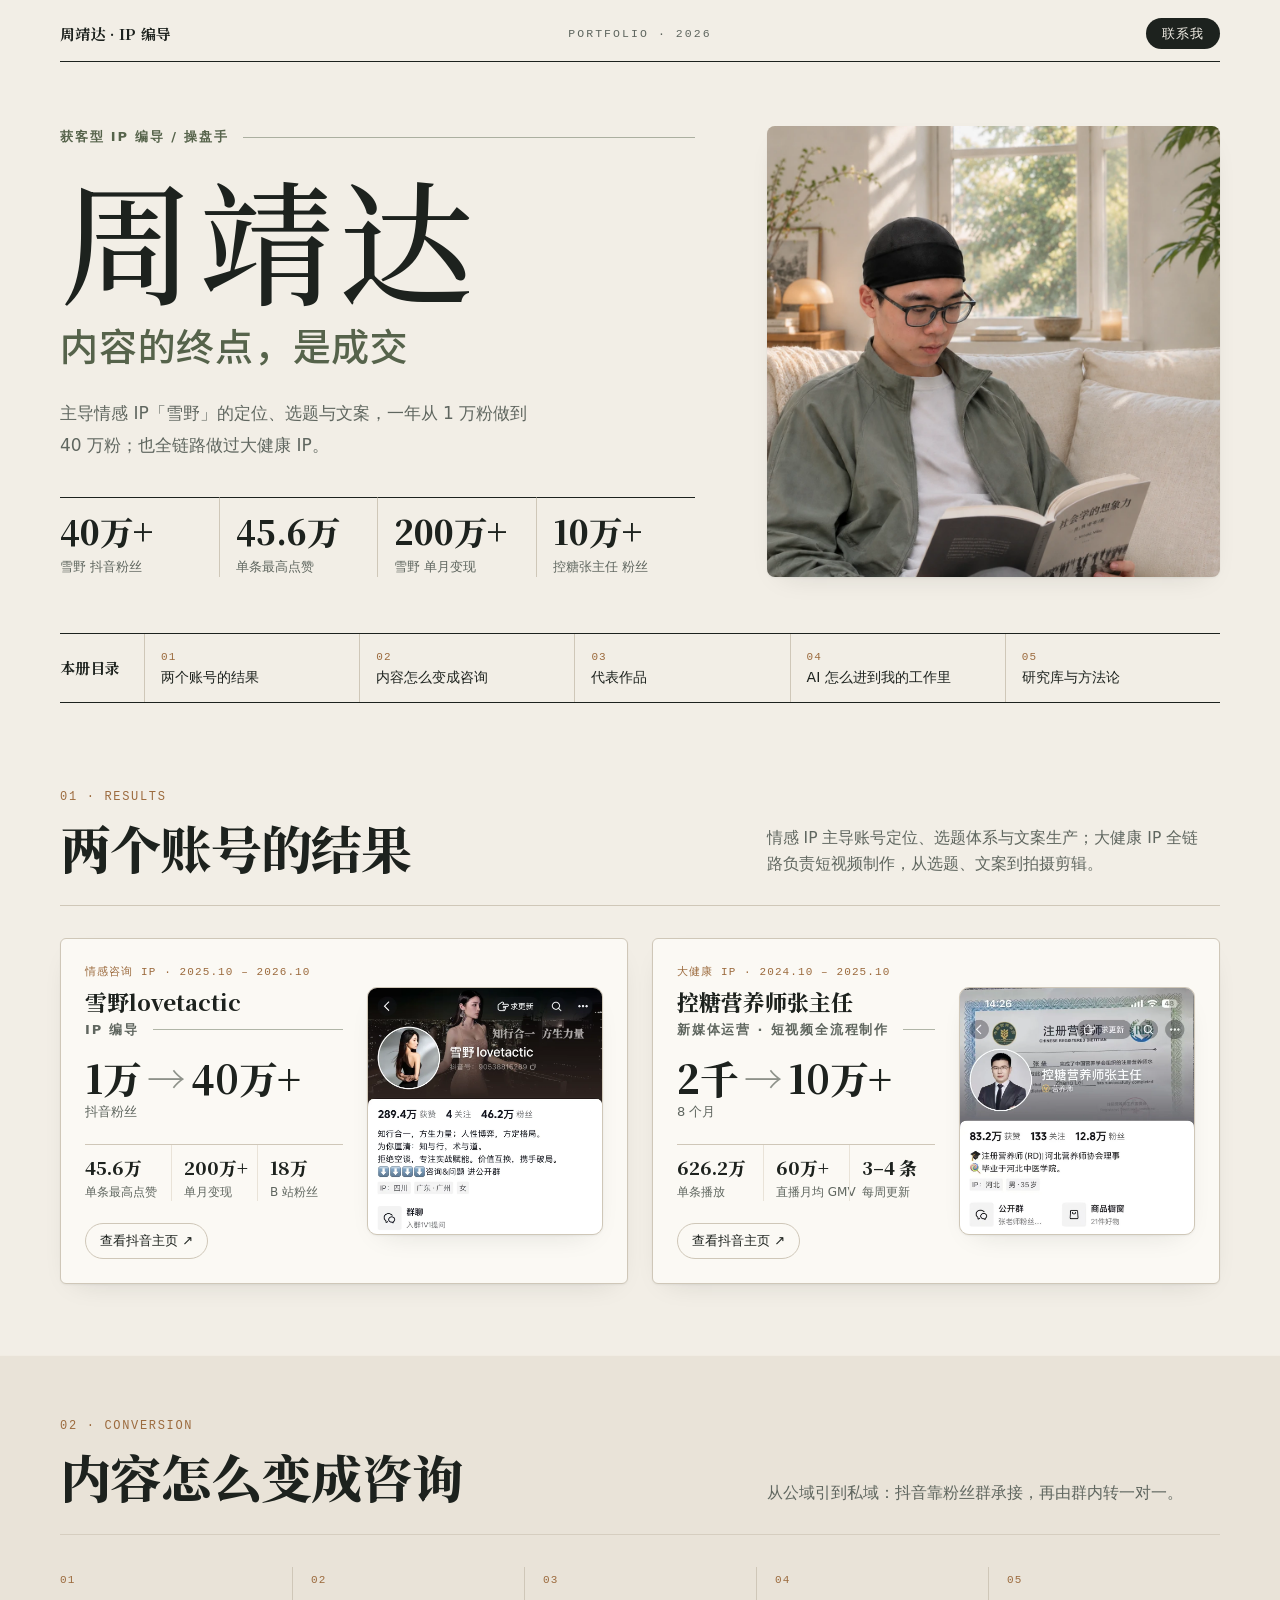
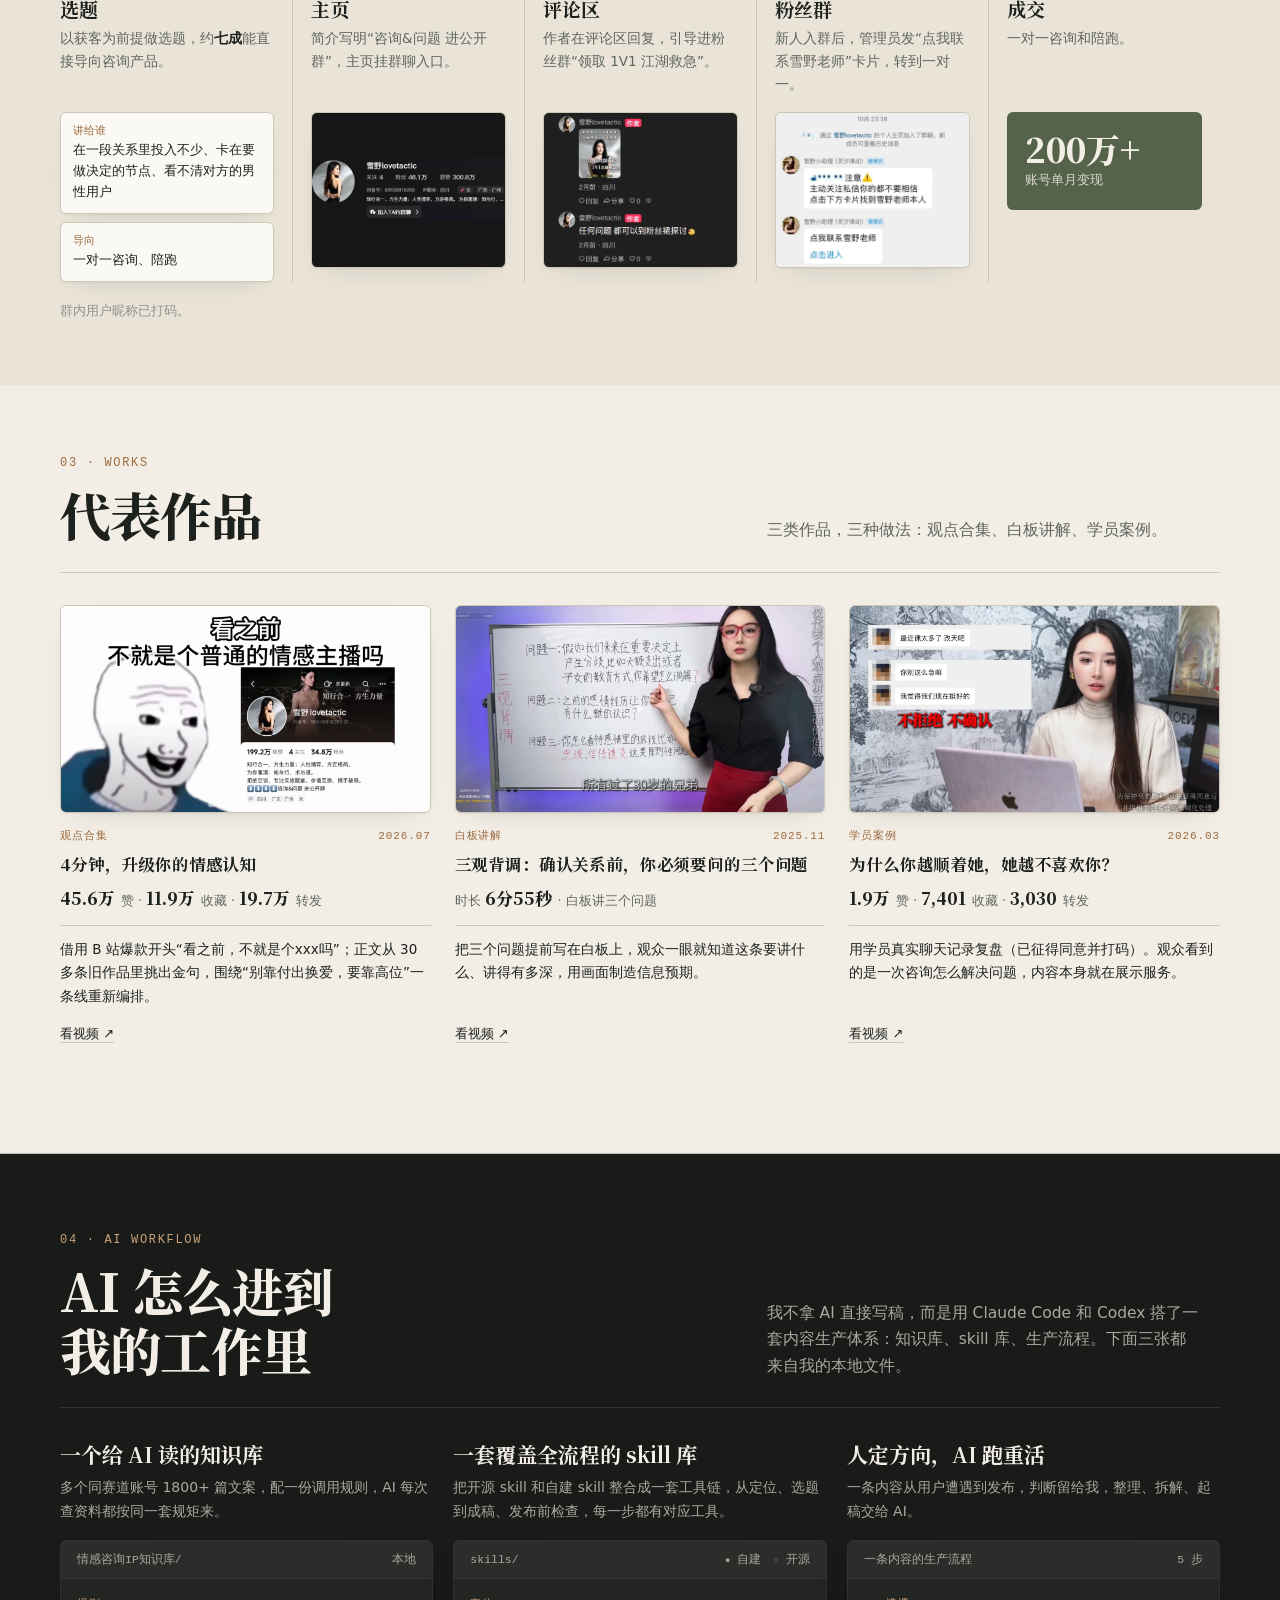
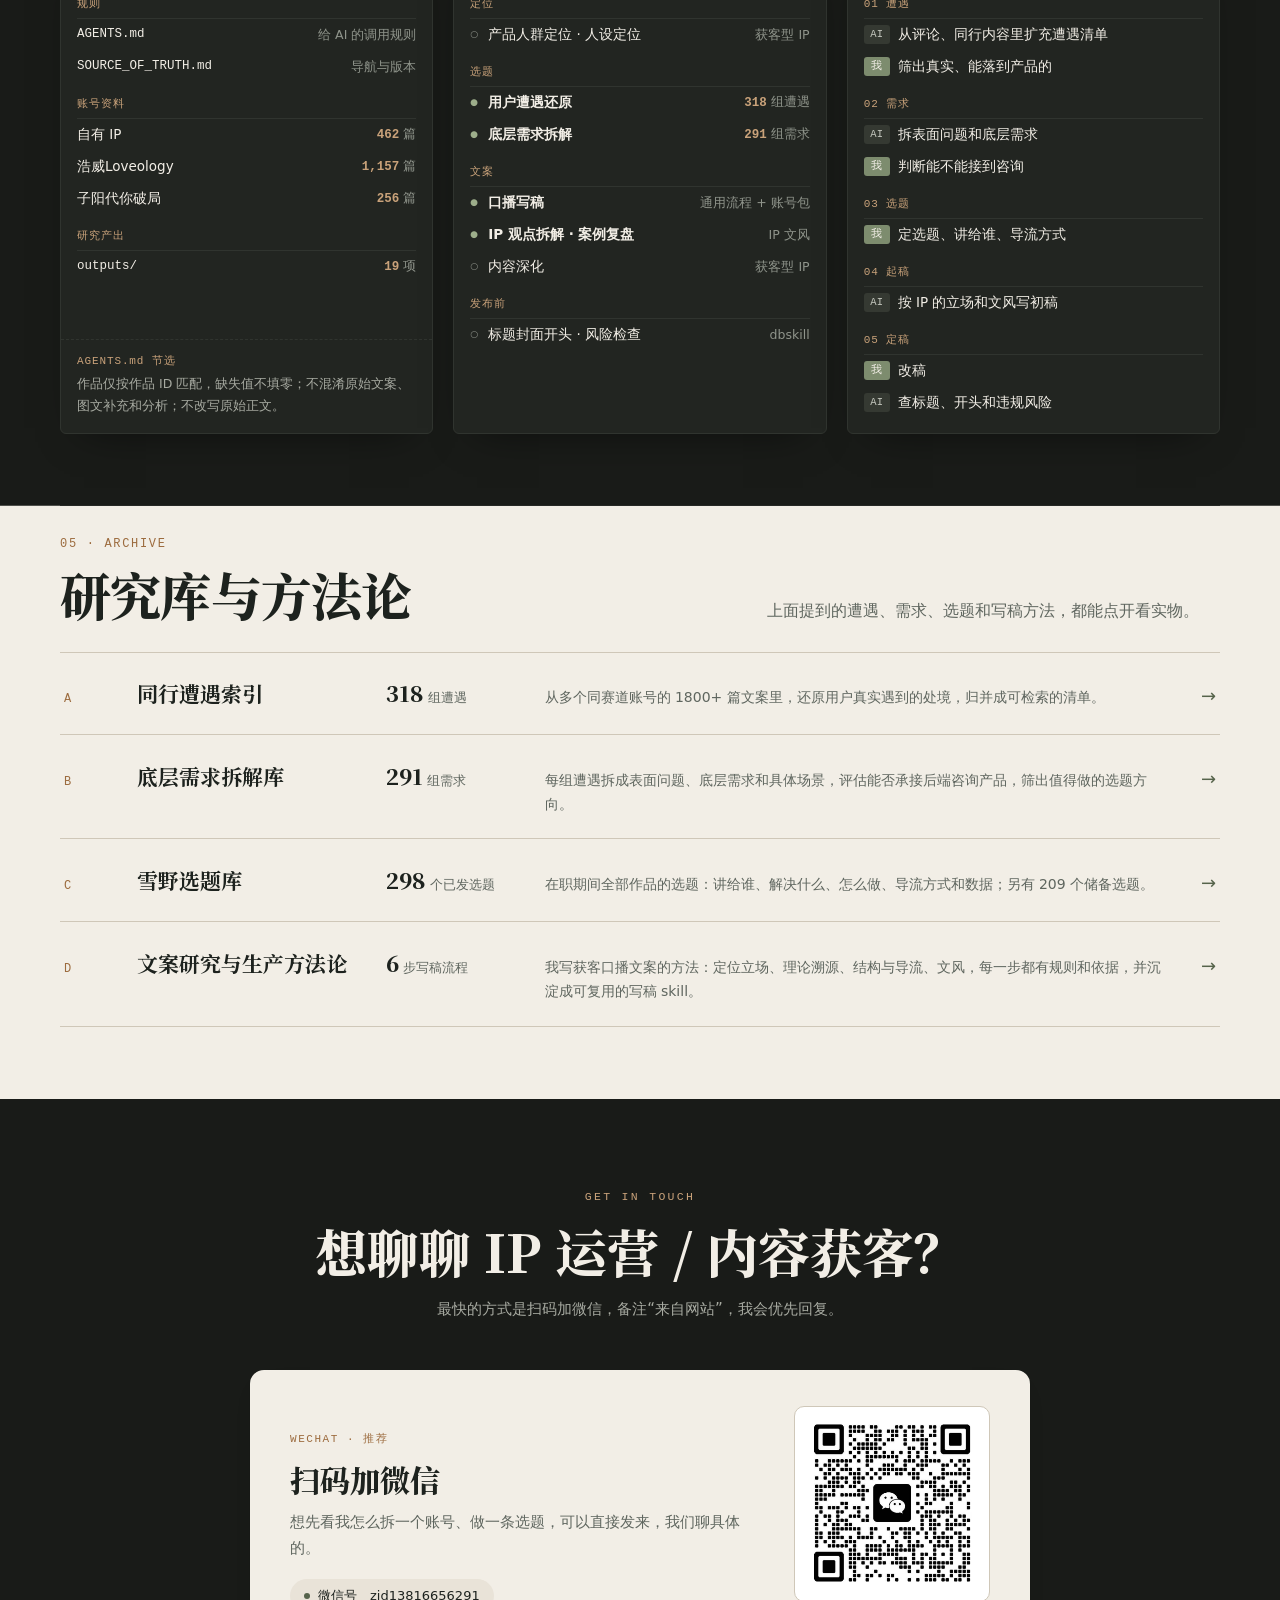
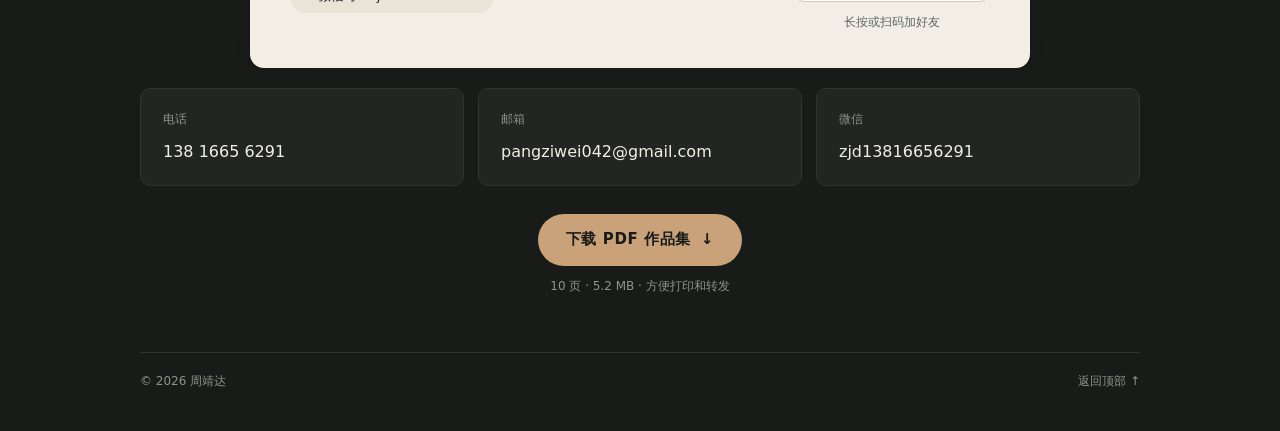
<file: index.html>
<!doctype html>
<html lang="zh-CN">
<head>
<meta charset="utf-8">
<meta name="viewport" content="width=device-width,initial-scale=1">
<title>周靖达 · IP 编导 / 操盘手</title>
<meta name="description" content="周靖达，获客型 IP 编导 / 操盘手。情感 IP 雪野lovetactic 抖音粉丝 1 万到 40 万+；大健康 IP 8 个月从 2 千到 10 万。">
<style>
@font-face{font-family:"PF Serif";src:url("assets/fonts/serif-subset.woff2") format("woff2");font-weight:200 900;font-display:swap}
@font-face{font-family:"PF Sans";src:url("assets/fonts/sans-hero.woff2") format("woff2");font-weight:100 900;font-display:swap}
:root{
  --paper:#F2EEE6; --paper-2:#E9E3D8; --ink:#1D221E; --muted:#5F665F; --faint:#8E928A; --rule:#CFC7B8;
  --sage:#56634B; --sage-soft:#DDE2D3; --wood:#9C6B3E;
  --serif:"PF Serif","Noto Serif SC","Source Han Serif SC","Songti SC",serif;
  --sans:"PingFang SC","Microsoft YaHei","Noto Sans SC",system-ui,sans-serif;
  --mono:ui-monospace,"SFMono-Regular",Consolas,monospace;
  color-scheme:light;
}
*{box-sizing:border-box}
html,body{margin:0}
body{background:var(--paper);color:var(--ink);font-family:var(--sans);font-size:15px;line-height:1.7;-webkit-font-smoothing:antialiased}
a{color:inherit}
.page{max-width:1240px;margin:0 auto;padding-inline:16px}
@media (min-width:760px){.page{padding-inline:40px}}

/* 刊头 */
.mast{display:grid;grid-template-columns:1fr auto 1fr;align-items:center;gap:12px;padding-block:18px 12px;border-bottom:1px solid var(--ink);font-size:12.5px;letter-spacing:.06em}
.mast .l{font-family:var(--serif);font-weight:700;font-size:15px;letter-spacing:.02em}
.mast .c{font-family:var(--mono);font-size:11.5px;color:var(--muted);text-transform:uppercase;letter-spacing:.18em}
.mast .r{justify-self:end}
.mast .r .btn{display:inline-block;text-decoration:none;background:var(--ink);color:var(--paper);padding:5px 16px;border-radius:999px;font-size:12.5px;letter-spacing:.08em}
.mast .r .btn:hover{background:var(--sage)}
.sub{display:flex;justify-content:space-between;gap:12px;padding-block:7px;border-bottom:1px solid var(--rule);font-size:12px;color:var(--muted)}

/* 首屏主体 */
.cover{display:grid;grid-template-columns:minmax(0,7fr) minmax(0,5fr);gap:72px;padding-block:64px 56px;align-items:stretch}
.text{display:flex;flex-direction:column;min-width:0}
.role{display:flex;align-items:center;gap:14px;font-size:13px;letter-spacing:.14em;color:var(--sage);font-weight:600}
.role::after{content:"";flex:1;height:1px;background:var(--sage);opacity:.45}
h1{margin:22px 0 0;font-family:var(--serif);font-weight:700;line-height:1;letter-spacing:0}
h1 .name{display:block;font-size:clamp(80px,10.5vw,140px);font-weight:500;letter-spacing:.04em}
h1 .what{display:block;margin-top:18px;font-family:"PF Sans",var(--sans,sans-serif);font-size:clamp(24px,3vw,38px);font-weight:500;letter-spacing:.02em;line-height:1.25;color:var(--sage)}
.nw{display:inline-block}
.deck{margin:28px 0 0;max-width:30em;font-size:17px;line-height:1.85;color:var(--muted)}
.deck b{font-weight:600}

.nums{display:grid;grid-template-columns:repeat(4,minmax(0,1fr));margin-top:auto;padding-top:36px}
.num{padding:16px 16px 0 0;border-top:1px solid var(--ink);min-width:0}
.num + .num{padding-left:16px;border-left:1px solid var(--rule)}
.num b{display:block;font-family:var(--serif);font-weight:800;font-size:clamp(26px,2.6vw,36px);line-height:1.05;font-variant-numeric:tabular-nums;white-space:nowrap}
.num strong{display:block;margin-top:8px;font-size:14px;font-weight:600}
.num span{display:block;margin-top:8px;font-size:13px;line-height:1.5;color:var(--muted)}

/* 照片 */
.photo{margin:0;display:flex;flex-direction:column;min-width:0}
.photo .frame{position:relative;flex:1;min-height:420px;overflow:hidden;border-radius:8px;background:var(--paper-2)}
.photo img{position:absolute;inset:0;width:100%;height:100%;object-fit:cover;object-position:50% 30%}
.photo figcaption{display:flex;justify-content:space-between;gap:12px;padding-top:10px;font-size:12px;color:var(--muted)}
.photo figcaption i{font-style:normal;font-family:var(--serif)}

/* 目录 */
.toc{display:grid;grid-template-columns:auto repeat(5,minmax(0,1fr));border-top:1px solid var(--ink);border-bottom:1px solid var(--ink);margin-bottom:56px}
.toc .h{padding:14px 24px 14px 0;font-family:var(--serif);font-weight:700;font-size:15px;display:flex;align-items:center}
.toc a{padding:14px 16px;border-left:1px solid var(--rule);text-decoration:none;display:grid;gap:2px;min-width:0}
.toc a:hover{background:var(--paper-2)}
.toc .no{font-family:var(--mono);font-size:11px;color:var(--wood);letter-spacing:.1em}
.toc .t{font-size:14px;font-weight:500;line-height:1.4}


@media (max-width:960px){
  .cover{grid-template-columns:1fr;gap:28px;padding-top:24px}
  .photo{order:-1}
  .photo .frame{min-height:0;aspect-ratio:5/4}
  .photo img{object-position:50% 35%}
  .nums{grid-template-columns:repeat(2,minmax(0,1fr));row-gap:22px}
  .num:nth-child(3){padding-left:0;border-left:0}
  .toc{grid-template-columns:repeat(2,minmax(0,1fr))}
  .toc .h{grid-column:1/-1;border-bottom:1px solid var(--rule)}
  .toc a{border-top:1px solid var(--rule)}
  .toc a:nth-of-type(odd){border-left:0;padding-left:0}
}
@media (max-width:520px){
  .mast{grid-template-columns:1fr auto}
  .mast .c{display:none}
  .sub span:last-child{display:none}
  .deck{font-size:16px}
}

/* 板块通用 */
.sec{padding-block:24px 72px;scroll-margin-top:16px}
.sec-h{display:grid;grid-template-columns:minmax(0,7fr) minmax(0,5fr);gap:72px;align-items:end;padding-bottom:28px;border-bottom:1px solid var(--rule);margin-bottom:32px}
.sec-h .no{font-family:var(--mono);font-size:12px;color:var(--wood);letter-spacing:.14em}
.sec-h h2{margin:10px 0 0;font-family:var(--serif);font-weight:800;font-size:clamp(30px,4vw,52px);line-height:1.15;letter-spacing:-.01em}
.sec-h p{margin:0;color:var(--muted);font-size:15.5px;max-width:28em}

/* AI 三栏 */
.ai{display:grid;grid-template-columns:repeat(3,minmax(0,1fr));gap:20px}
.ai-c{display:flex;flex-direction:column;min-width:0}
.ai-c h3{margin:0;font-family:var(--serif);font-weight:700;font-size:21px;line-height:1.35}
.ai-c .say{margin:8px 0 16px;color:var(--muted);font-size:14px;line-height:1.7;min-height:3.4em}
.win{flex:1;background:#FBF9F4;border:1px solid var(--rule);border-radius:6px;overflow:hidden;display:flex;flex-direction:column}
.win .bar{display:flex;justify-content:space-between;align-items:center;gap:8px;height:38px;padding:0 16px;border-bottom:1px solid var(--rule);background:var(--paper-2);font-family:var(--mono);font-size:11.5px;color:var(--muted);white-space:nowrap;overflow:hidden}
.rows{padding:10px 16px 14px;font-size:13.5px}
.rows .th{height:30px;display:flex;align-items:flex-end;padding-bottom:4px;font-family:var(--mono);font-size:11px;letter-spacing:.08em;color:var(--wood);border-bottom:1px solid var(--paper-2)}
.rows .th:not(:first-child){margin-top:6px}
.rows .r{height:32px;display:grid;grid-template-columns:minmax(0,1fr) auto;align-items:center;gap:12px}
.rows .l{display:flex;align-items:center;gap:8px;white-space:nowrap;overflow:hidden;text-overflow:ellipsis;min-width:0}
.rows .m{font-size:12.5px;color:var(--faint);white-space:nowrap}
.rows b{font-weight:600}
.rows .m b{color:var(--wood);font-weight:600;font-family:var(--mono)}
.rows code{font-family:var(--mono);font-size:12.5px;color:var(--ink)}
.rows .dot{font-size:9px;color:var(--faint);width:10px;flex:none}
.rows .dot.on{color:var(--sage)}
.win .bar .dot{font-size:9px;color:var(--faint)}.win .bar .dot.on{color:var(--sage)}
.rows i{flex:none;font-style:normal;width:26px;height:19px;display:inline-flex;align-items:center;justify-content:center;border-radius:3px;font-family:var(--mono);font-size:10.5px;background:var(--paper-2);color:var(--muted)}
.rows i.me{background:var(--sage);color:var(--paper)}
.win .note{margin-top:auto;padding:12px 16px 16px;border-top:1px dashed var(--rule);font-size:12.5px;line-height:1.75;color:var(--muted)}
.win .note .nh{display:block;font-family:var(--mono);font-size:11px;letter-spacing:.08em;color:var(--wood);margin-bottom:2px}
@media (max-width:960px){
  .sec-h{grid-template-columns:1fr;gap:12px}
  .ai{grid-template-columns:1fr;gap:36px}
  .ai-c .say{min-height:0}
}

/* 01 结果 */
.acc{display:grid;grid-template-columns:repeat(2,minmax(0,1fr));gap:24px}
.acc-c{display:grid;grid-template-columns:minmax(0,1fr) 200px;gap:24px;padding:24px;background:#FBF9F4;border:1px solid var(--rule);border-radius:6px;min-width:0}
.acc-c .tag{font-family:var(--mono);font-size:11px;letter-spacing:.1em;color:var(--wood)}
.acc-c h3{margin:6px 0 2px;font-family:var(--serif);font-weight:800;font-size:24px;line-height:1.3}
.acc-c .role{margin:0;font-size:13px;color:var(--muted)}
.acc-c .big{margin:22px 0 4px;font-family:var(--serif);font-weight:800;font-size:clamp(34px,3.4vw,46px);line-height:1;white-space:nowrap}
.acc-c .big small{display:block;margin-top:8px;font-family:var(--sans);font-weight:400;font-size:13px;color:var(--muted)}
.acc-c .big .arr{color:var(--faint);font-weight:400;margin:0 .15em}
.acc-c dl{display:grid;grid-template-columns:repeat(3,minmax(0,1fr));margin:22px 0 0;border-top:1px solid var(--rule)}
.acc-c dl div{padding:12px 12px 0 0;min-width:0}
.acc-c dl div + div{padding-left:12px;border-left:1px solid var(--paper-2)}
.acc-c dt{font-family:var(--serif);font-weight:800;font-size:20px;line-height:1.2;white-space:nowrap}
.acc-c dd{margin:4px 0 0;font-size:12.5px;color:var(--muted);line-height:1.5}
.phone{margin:0;align-self:start;aspect-ratio:900/945;overflow:hidden;border-radius:10px;border:1px solid var(--rule);background:var(--paper-2)}
.phone img{width:100%;height:100%;object-fit:cover;object-position:top}


/* 02 转化 */
.fun{display:grid;grid-template-columns:repeat(5,minmax(0,1fr));gap:0}
.fs{position:relative;padding:4px 18px 0 0;display:flex;flex-direction:column;min-width:0}
.fs + .fs{padding-left:18px;border-left:1px solid var(--rule)}
.fs .no{font-family:var(--mono);font-size:11px;color:var(--wood);letter-spacing:.1em}
.fs h3{margin:6px 0 6px;font-family:var(--serif);font-weight:700;font-size:19px;line-height:1.35}
.fs p{margin:0 0 14px;min-height:5.2em;font-size:13.5px;line-height:1.7;color:var(--muted)}
.fs p b{color:var(--ink);font-weight:600}
.fs .shot{margin:0;aspect-ratio:5/4;border:1px solid var(--rule);border-radius:6px;overflow:hidden;background:#161616}
.fs .shot img{display:block;width:100%;height:100%;object-fit:contain}
.fs .shot.cm{background:#1f1f1f}
.fs .shot.gp{background:#efefef}
.fs .shot.gp img{object-fit:cover;object-position:top}
.fs .end{margin:0;padding:18px;border-radius:6px;background:var(--sage);color:var(--paper)}
.fs .end b{display:block;font-family:var(--serif);font-weight:800;font-size:34px;line-height:1.1}
.fs .end span{font-size:12.5px;opacity:.85}
.fs .pill{margin:0;display:grid;gap:8px}
.fs .pill span{display:block;padding:10px 12px;border:1px solid var(--rule);border-radius:6px;background:#FBF9F4;font-size:13px}
.fs .pill span{line-height:1.6}
.fs .pill span i{display:block;font-style:normal;font-family:var(--mono);font-size:11px;color:var(--wood);margin-right:8px}
.fun-note{margin:18px 0 0;font-size:12.5px;color:var(--faint)}

/* 03 代表作品 */
.works{display:grid;grid-template-columns:repeat(3,minmax(0,1fr));gap:24px}
.wk{display:flex;flex-direction:column;min-width:0}
@supports (grid-template-rows:subgrid){.works{row-gap:0}.wk{display:grid;grid-row:span 6;grid-template-rows:subgrid;align-content:start}.works .wk{padding-bottom:0}}
.wk .cov{margin:0;aspect-ratio:16/9;overflow:hidden;border-radius:6px;border:1px solid var(--rule);background:var(--paper-2)}
.wk .cov img{width:100%;height:100%;object-fit:cover}
.wk .meta{display:flex;justify-content:space-between;gap:8px;margin-top:14px;font-family:var(--mono);font-size:11px;letter-spacing:.08em;color:var(--wood)}
.wk h3{margin:6px 0 0;font-family:var(--serif);font-weight:700;font-size:clamp(15px,calc(min(100vw,1253px)*.015 - 2.2px),17px);line-height:1.45;letter-spacing:-.01em;text-wrap:balance}
.wk .data{margin:8px 0 0;font-size:12.5px;color:var(--muted)}
.wk .data b{font-family:var(--serif);font-weight:800;font-size:17px;color:var(--ink);margin-right:2px}
.wk .why{margin:12px 0 0;padding-top:12px;border-top:1px solid var(--rule);font-size:13.5px;line-height:1.75}
.wk .go{margin-top:auto;padding-top:14px;font-size:13px;align-self:end}
.wk .go a{text-decoration:none;border-bottom:1px solid var(--rule)}
.wk .go a:hover{border-color:var(--ink)}

@media (max-width:1100px){
  .fun{grid-template-columns:repeat(3,minmax(0,1fr));row-gap:32px}
  .fs:nth-child(4){padding-left:0;border-left:0}
}
@media (max-width:1180px){
  .acc{grid-template-columns:1fr}
}
@media (max-width:960px){
  .works{grid-template-columns:1fr;gap:40px}
  .works .wk{display:flex;grid-row:auto}
  .wk h3{font-size:16px}
}
@media (max-width:620px){
  .acc-c{grid-template-columns:1fr}
  .phone{max-width:300px}
  .fun{grid-template-columns:1fr}
  .fs,.fs + .fs{padding:18px 0 0;border-left:0;border-top:1px solid var(--rule)}
  .fs:first-child{border-top:0;padding-top:0}
  .fs p{min-height:0}
}

/* 05 研究库 */
.arc{margin-top:-33px}
.arc a{display:grid;grid-template-columns:3.5em minmax(0,15em) minmax(0,9em) minmax(0,1fr) 2em;gap:24px;align-items:baseline;padding:22px 0;border-bottom:1px solid var(--rule);text-decoration:none;color:inherit;transition:background .15s}
.arc a:hover{background:var(--paper-2)}
.arc .n{font-family:var(--mono);font-size:12px;color:var(--wood);letter-spacing:.1em;padding-left:4px}
.arc h3{margin:0;font-family:var(--serif);font-weight:700;font-size:21px;line-height:1.35}
.arc .k{font-family:var(--serif);font-weight:800;font-size:22px;white-space:nowrap}
.arc .k small{font-family:var(--sans);font-weight:400;font-size:12.5px;color:var(--muted);margin-left:4px}
.arc p{margin:0;font-size:14px;color:var(--muted);line-height:1.7}
.arc .go{font-size:18px;color:var(--sage);text-align:right;padding-right:4px}
@media (max-width:860px){
  .arc a{grid-template-columns:2.6em minmax(0,1fr) auto;gap:6px 14px}
  .arc .k{grid-column:2;grid-row:2}
  .arc p{grid-column:2/-1;grid-row:3}
  .arc .go{grid-column:3;grid-row:1}
}

/* 联系：深色收尾 */
.contact{background:#191B18;color:var(--paper);padding:88px 16px 40px;scroll-margin-top:0}
.contact .in{max-width:1000px;margin:0 auto}
.contact .k{display:block;text-align:center;font-family:var(--mono);font-size:11.5px;letter-spacing:.2em;color:#C9A27A}
.contact h2{margin:14px 0 0;text-align:center;font-family:var(--serif);font-weight:800;font-size:clamp(30px,4.4vw,52px);line-height:1.2}
.contact .lede{margin:14px auto 0;max-width:30em;text-align:center;color:#A7AAA1;font-size:15px}
.wx{margin:48px auto 0;max-width:780px;display:grid;grid-template-columns:minmax(0,1fr) auto;gap:40px;align-items:center;padding:36px 40px;background:var(--paper);color:var(--ink);border-radius:14px}
.wx .t{font-family:var(--mono);font-size:11px;letter-spacing:.14em;color:var(--wood)}
.wx h3{margin:10px 0 0;font-family:var(--serif);font-weight:800;font-size:30px;line-height:1.25}
.wx p{margin:12px 0 0;color:var(--muted);font-size:14.5px;line-height:1.75}
.wx .pill{display:inline-flex;align-items:center;gap:8px;margin-top:18px;padding:6px 14px;border-radius:999px;background:var(--paper-2);font-size:13px}
.wx .pill::before{content:"";width:6px;height:6px;border-radius:50%;background:var(--sage)}
.wx figure{margin:0;display:grid;gap:10px;justify-items:center}
.wx figure img{width:196px;height:196px;padding:14px;background:#fff;border:1px solid var(--rule);border-radius:10px}
.wx figcaption{font-size:12px;color:var(--muted)}
.cards{margin:20px auto 0;max-width:1000px;display:grid;grid-template-columns:repeat(3,minmax(0,1fr));gap:14px}
.cards > *{display:block;padding:20px 22px;border:1px solid #30342F;border-radius:10px;background:#222521;color:var(--paper);text-decoration:none;min-width:0}
.cards a:hover{border-color:#7D8C6E}
.cards span{display:block;font-size:12px;color:#8F948B}
.cards b{display:block;margin-top:8px;font-weight:500;font-size:16px;white-space:nowrap;overflow:hidden;text-overflow:ellipsis}
.foot{margin:56px auto 0;max-width:1000px;display:flex;justify-content:space-between;gap:12px;padding-top:18px;border-top:1px solid #30342F;font-size:12px;color:#8F948B}
.foot a{color:inherit;text-decoration:none}
@media (max-width:760px){
  .contact{padding-top:64px}
  .wx{grid-template-columns:1fr;gap:24px;padding:28px 24px;text-align:center}
  .wx .pill{margin-inline:auto}
  .cards{grid-template-columns:1fr}
}

/* 深色板块：AI 与联系，形成明暗节奏 */
.sec.dark{background:#191B18;color:var(--paper);box-shadow:0 0 0 100vmax #191B18;clip-path:inset(0 -100vmax);padding-top:72px;margin-top:24px}
.sec.dark .sec-h{border-bottom-color:#30342F}
.sec.dark .sec-h .no{color:#C9A27A}
.sec.dark .sec-h p,.sec.dark .ai-c .say{color:#A7AAA1}
.sec.dark .win{background:#222521;border-color:#30342F}
.sec.dark .win .bar{background:#2A2D29;border-bottom-color:#30342F;color:#A7AAA1}
.sec.dark .rows .th{color:#C9A27A;border-bottom-color:#30342F}
.sec.dark .rows .m{color:#8F948B}
.sec.dark .rows .m b{color:#C9A27A}
.sec.dark .rows code{color:var(--paper)}
.sec.dark .rows i{background:#353932;color:#C4C7BE}
.sec.dark .rows i.me,.sec.dark .rows .dot.on,.sec.dark .win .bar .dot.on{background:#7D8C6E;color:var(--paper)}
.sec.dark .rows .dot.on,.sec.dark .win .bar .dot.on{background:none;color:#9DAE8B}
.sec.dark .win .note{border-top-color:#30342F;color:#A7AAA1}
.sec.dark .win .note .nh{color:#C9A27A}

/* ===== 精修层：只调质感与交互，不动版式和间距 ===== */
html{scroll-behavior:smooth}
::selection{background:#DDE2D3;color:var(--ink)}
:root{--sh-1:0 1px 2px rgba(29,34,30,.05),0 10px 28px -16px rgba(29,34,30,.18);--sh-2:0 2px 4px rgba(29,34,30,.06),0 18px 40px -18px rgba(29,34,30,.28)}
/* 卡片：柔和投影，可点的卡片悬停微微上浮 */
.acc-c,.win,.fs .pill span,.wx{box-shadow:var(--sh-1)}
.acc-c{transition:transform .35s cubic-bezier(.2,.7,.2,1),box-shadow .35s}
.acc-c:hover{transform:translateY(-3px);box-shadow:var(--sh-2)}
/* 图片：统一细边＋投影；作品封面悬停轻微放大 */
.phone,.fs .shot,.wk .cov,.photo .frame{box-shadow:var(--sh-1)}
.wk .cov img{transition:transform .6s cubic-bezier(.2,.7,.2,1)}
.wk:hover .cov img{transform:scale(1.035)}
.wk .cov{transition:box-shadow .35s}
.wk:hover .cov{box-shadow:var(--sh-2)}
/* 链接：下划线从左到右展开 */
.wk .go a{border-bottom:0;background:linear-gradient(currentColor,currentColor) 0 100%/0 1px no-repeat,linear-gradient(var(--rule),var(--rule)) 0 100%/100% 1px no-repeat;padding-bottom:2px;transition:background-size .35s}
.wk .go a:hover{background-size:100% 1px,100% 1px}
/* 目录：悬停出现下划线指示 */
.toc a{position:relative;transition:background .25s}
.toc a::after{content:"";position:absolute;left:16px;right:16px;bottom:0;height:2px;background:var(--sage);transform:scaleX(0);transform-origin:left;transition:transform .35s cubic-bezier(.2,.7,.2,1)}
.toc a:hover::after{transform:scaleX(1)}
/* 研究库：悬停时箭头前移 */
.arc .go{transition:transform .3s cubic-bezier(.2,.7,.2,1)}
.arc a:hover .go{transform:translateX(6px)}
/* 数字：等宽数字，标题字距收紧一点 */
.num b,.acc-c .big,.acc-c dt,.wk .data b,.arc .k{font-variant-numeric:tabular-nums}
.sec-h h2{letter-spacing:-.015em}
/* 深色区卡片：顶部一道细高光，增加层次 */
.sec.dark .win{box-shadow:inset 0 1px 0 rgba(255,255,255,.04),0 18px 40px -24px rgba(0,0,0,.6)}
.cards > *{transition:border-color .25s,transform .3s}
.cards a:hover{transform:translateY(-2px)}
@media (prefers-reduced-motion:reduce){*{transition:none!important;scroll-behavior:auto!important}}
/* 层次：第 02 板块铺浅色色带；其余间距保持原版，只补色带边缘的留白 */
.sec.band{background:var(--paper-2);box-shadow:0 0 0 100vmax var(--paper-2);clip-path:inset(0 -100vmax);padding-block:56px 64px}
.sec.band .sec-h{border-bottom-color:#D6CEC0}
.sec.band + .sec{padding-top:64px}
@media (max-width:760px){.sec.band{padding-block:44px 52px}.sec.band + .sec{padding-top:48px}}


/* 账号卡：抖音主页链接 */
.acc-c .home{display:inline-flex;align-items:center;gap:6px;margin-top:20px;padding:6px 14px;border:1px solid var(--rule);border-radius:999px;font-size:13px;color:var(--ink);text-decoration:none;transition:border-color .25s,background .25s}
.acc-c .home:hover{border-color:var(--sage);background:#fff}
a.phone{display:block;transition:transform .35s cubic-bezier(.2,.7,.2,1)}
a.phone:hover{transform:translateY(-2px)}

/* 账号卡：左右协调——截图放大并与左栏垂直居中，按钮压到底部对齐 */
.acc-c{grid-template-columns:minmax(0,1fr) 236px;align-items:center}
.acc-c > div:first-child{display:flex;flex-direction:column;align-self:stretch}
.acc-c .home{align-self:flex-start;margin-top:auto}
.acc-c dl{margin-bottom:22px}
.acc-c dd{white-space:nowrap}
.acc-c .phone{align-self:center}
@media (max-width:620px){.acc-c{grid-template-columns:1fr}.acc-c .home{margin-top:4px}}

/* 账号卡左栏字号收一档 */
.acc-c h3{font-size:22px}
.acc-c .big{font-size:clamp(30px,3vw,40px);margin-top:18px}
.acc-c dt{font-size:18px}
.acc-c dd{font-size:12px}

/* 联系区：下载 PDF 作品集 */
.contact .dl{margin:28px auto 0;max-width:1000px;display:flex;flex-direction:column;align-items:center;gap:10px}
.dlbtn{display:inline-flex;align-items:center;gap:10px;padding:13px 28px;border-radius:999px;background:#C9A27A;color:#191B18;font-weight:600;font-size:15px;text-decoration:none;letter-spacing:.04em;transition:background .25s,transform .3s}
.dlbtn i{font-style:normal;display:inline-block;transition:transform .3s}
.dlbtn:hover{background:#D8B48D;transform:translateY(-2px)}
.dlbtn:hover i{transform:translateY(2px)}
.contact .dl span{font-size:12px;color:#8F948B}
</style>
</head>
<body id="top">
<div class="page">

  <header class="mast">
    <span class="l">周靖达 · IP 编导</span>
    <span class="c">Portfolio · 2026</span>
    <span class="r"><a class="btn" href="#contact">联系我</a></span>
  </header>
  <main class="cover">
    <div class="text">
      <div class="role">获客型 IP 编导 / 操盘手</div>
      <h1><span class="name">周靖达</span><span class="what"><span class="nw">内容的终点，</span><span class="nw">是成交</span></span></h1>
      <p class="deck">主导情感 IP「雪野」的定位、选题与文案，一年从 <span class="nw">1 万粉</span>做到 <span class="nw">40 万粉</span>；也全链路做过<span class="nw">大健康 IP。</span></p>
      <div class="nums" role="list">
        <div class="num" role="listitem"><b>40万+</b><span>雪野 抖音粉丝</span></div>
        <div class="num" role="listitem"><b>45.6万</b><span>单条最高点赞</span></div>
        <div class="num" role="listitem"><b>200万+</b><span>雪野 单月变现</span></div>
        <div class="num" role="listitem"><b>10万+</b><span>控糖张主任 粉丝</span></div>
      </div>
    </div>

    <figure class="photo">
      <div class="frame"><img src="assets/img/portrait.webp" alt="周靖达坐在沙发上读书" width="1086" height="1448"></div>
    </figure>
  </main>

  <nav class="toc" aria-label="目录">
    <span class="h">本册目录</span>
    <a href="#results"><span class="no">01</span><span class="t">两个账号的结果</span></a>
    <a href="#funnel"><span class="no">02</span><span class="t">内容怎么变成咨询</span></a>
    <a href="#works"><span class="no">03</span><span class="t">代表作品</span></a>
    <a href="#ai"><span class="no">04</span><span class="t">AI 怎么进到我的工作里</span></a>
    <a href="#archive"><span class="no">05</span><span class="t">研究库与方法论</span></a>
  </nav>

  <section class="sec" id="results" aria-labelledby="h-results">
    <div class="sec-h">
      <div><span class="no">01 · RESULTS</span><h2 id="h-results">两个账号的结果</h2></div>
      <p>情感 IP 主导账号定位、选题体系与文案生产；大健康 IP 全链路负责短视频制作，从选题、文案到拍摄剪辑。</p>
    </div>
    <div class="acc">
      <article class="acc-c">
        <div>
          <span class="tag">情感咨询 IP · 2025.10 – 2026.10</span>
          <h3>雪野lovetactic</h3>
          <p class="role">IP 编导</p>
          <p class="big">1万<span class="arr">→</span>40万+<small>抖音粉丝</small></p>
          <dl>
            <div><dt>45.6万</dt><dd>单条最高点赞</dd></div>
            <div><dt>200万+</dt><dd>单月变现</dd></div>
            <div><dt>18万</dt><dd>B 站粉丝</dd></div>
          </dl>
          <a class="home" href="https://www.douyin.com/user/MS4wLjABAAAAUReURlWA7_OelgoR4mLsXTy7u8jhvCwMMBKAXaNhnOf7p6SNPzZ8YjUKnwQggHpz" target="_blank" rel="noopener">查看抖音主页 ↗</a>
        </div>
        <a class="phone" href="https://www.douyin.com/user/MS4wLjABAAAAUReURlWA7_OelgoR4mLsXTy7u8jhvCwMMBKAXaNhnOf7p6SNPzZ8YjUKnwQggHpz" target="_blank" rel="noopener" aria-label="打开雪野lovetactic 抖音主页"><img src="assets/img/xueye-home.webp" alt="雪野lovetactic 抖音主页截图" loading="lazy" width="900" height="945"></a>
      </article>
      <article class="acc-c">
        <div>
          <span class="tag">大健康 IP · 2024.10 – 2025.10</span>
          <h3>控糖营养师张主任</h3>
          <p class="role">新媒体运营 · 短视频全流程制作</p>
          <p class="big">2千<span class="arr">→</span>10万+<small>8 个月</small></p>
          <dl>
            <div><dt>626.2万</dt><dd>单条播放</dd></div>
            <div><dt>60万+</dt><dd>直播月均 GMV</dd></div>
            <div><dt>3–4 条</dt><dd>每周更新</dd></div>
          </dl>
          <a class="home" href="https://v.douyin.com/1TlR_loAtx4/" target="_blank" rel="noopener">查看抖音主页 ↗</a>
        </div>
        <a class="phone" href="https://v.douyin.com/1TlR_loAtx4/" target="_blank" rel="noopener" aria-label="打开控糖营养师张主任抖音主页"><img src="assets/img/kt-home.webp" alt="控糖营养师张主任抖音主页截图" loading="lazy" width="900" height="945"></a>
      </article>
    </div>
  </section>

  <section class="sec band" id="funnel" aria-labelledby="h-funnel">
    <div class="sec-h">
      <div><span class="no">02 · CONVERSION</span><h2 id="h-funnel">内容怎么变成咨询</h2></div>
      <p>从公域引到私域：抖音靠粉丝群承接，再由群内转一对一。</p>
    </div>
    <div class="fun">
      <div class="fs">
        <span class="no">01</span><h3>选题</h3>
        <p>以获客为前提做选题，约<b>七成</b>能直接导向咨询产品。</p>
        <div class="pill"><span><i>讲给谁</i>在一段关系里投入不少、卡在要做决定的节点、看不清对方的男性用户</span><span><i>导向</i>一对一咨询、陪跑</span></div>
      </div>
      <div class="fs">
        <span class="no">02</span><h3>主页</h3>
        <p>简介写明“咨询&amp;问题 进公开群”，主页挂群聊入口。</p>
        <figure class="shot"><img src="assets/img/funnel-home.webp" alt="雪野抖音主页的加入群聊入口" loading="lazy" width="507" height="168"></figure>
      </div>
      <div class="fs">
        <span class="no">03</span><h3>评论区</h3>
        <p>作者在评论区回复，引导进粉丝群“领取 1V1 江湖救急”。</p>
        <figure class="shot cm"><img src="assets/img/funnel-comment.webp" alt="作者在评论区引导进粉丝群" loading="lazy" width="418" height="377"></figure>
      </div>
      <div class="fs">
        <span class="no">04</span><h3>粉丝群</h3>
        <p>新人入群后，管理员发“点我联系雪野老师”卡片，转到一对一。</p>
        <figure class="shot gp"><img src="assets/img/funnel-group-crop.webp" alt="新成员入群后，管理员发送联系雪野老师的卡片" loading="lazy" width="800" height="640"></figure>
      </div>
      <div class="fs">
        <span class="no">05</span><h3>成交</h3>
        <p>一对一咨询和陪跑。</p>
        <div class="end"><b>200万+</b><span>账号单月变现</span></div>
      </div>
    </div>
    <p class="fun-note">群内用户昵称已打码。</p>
  </section>

  <section class="sec" id="works" aria-labelledby="h-works">
    <div class="sec-h">
      <div><span class="no">03 · WORKS</span><h2 id="h-works">代表作品</h2></div>
      <p>三类作品，三种做法：观点合集、白板讲解、学员案例。</p>
    </div>
    <div class="works">
      <article class="wk">
        <figure class="cov"><img src="assets/img/work-4min.webp" alt="《4分钟，升级你的情感认知》开头画面" loading="lazy" width="1200" height="676"></figure>
        <div class="meta"><span>观点合集</span><span>2026.07</span></div>
        <h3>4分钟，升级你的情感认知</h3>
        <p class="data"><b>45.6万</b> 赞 · <b>11.9万</b> 收藏 · <b>19.7万</b> 转发</p>
        <p class="why">借用 B 站爆款开头“看之前，不就是个xxx吗”；正文从 30 多条旧作品里挑出金句，围绕“别靠付出换爱，要靠高位”一条线重新编排。</p>
        <p class="go"><a href="https://v.douyin.com/y1ZKulR_u_A/" target="_blank" rel="noopener">看视频 ↗</a></p>
      </article>
      <article class="wk">
        <figure class="cov"><img src="assets/img/work-sanguan.webp" alt="《三观背调》白板讲解画面" loading="lazy" width="1200" height="673"></figure>
        <div class="meta"><span>白板讲解</span><span>2025.11</span></div>
        <h3>三观背调：确认关系前，你必须要问的三个问题</h3>
        <p class="data">时长 <b>6分55秒</b> · 白板讲三个问题</p>
        <p class="why">把三个问题提前写在白板上，观众一眼就知道这条要讲什么、讲得有多深，用画面制造信息预期。</p>
        <p class="go"><a href="https://v.douyin.com/RmHOJgPQ8TY/" target="_blank" rel="noopener">看视频 ↗</a></p>
      </article>
      <article class="wk">
        <figure class="cov"><img src="assets/img/work-case.webp" alt="《为什么你越顺着她，她越不喜欢你？》学员聊天记录复盘画面" loading="lazy" width="1200" height="674"></figure>
        <div class="meta"><span>学员案例</span><span>2026.03</span></div>
        <h3>为什么你越顺着她，她越不喜欢你？</h3>
        <p class="data"><b>1.9万</b> 赞 · <b>7,401</b> 收藏 · <b>3,030</b> 转发</p>
        <p class="why">用学员真实聊天记录复盘（已征得同意并打码）。观众看到的是一次咨询怎么解决问题，内容本身就在展示服务。</p>
        <p class="go"><a href="https://v.douyin.com/HrPFm2BxSC4/" target="_blank" rel="noopener">看视频 ↗</a></p>
      </article>
    </div>
  </section>

  <section class="sec dark" id="ai" aria-labelledby="h-ai">
    <div class="sec-h">
      <div><span class="no">04 · AI WORKFLOW</span><h2 id="h-ai">AI 怎么进到<br>我的工作里</h2></div>
      <p>我不拿 AI 直接写稿，而是用 Claude Code 和 Codex 搭了一套内容生产体系：知识库、skill 库、生产流程。下面三张都来自我的本地文件。</p>
    </div>
    <div class="ai">
<div class="ai-c"><h3>一个给 AI 读的知识库</h3><p class="say">多个同赛道账号 1800+ 篇文案，配一份调用规则，AI 每次查资料都按同一套规矩来。</p><div class="win"><div class="bar"><span>情感咨询IP知识库/</span><span>本地</span></div><div class="rows">
<div class="th">规则</div>
<div class="r"><span class="l"><code>AGENTS.md</code></span><span class="m">给 AI 的调用规则</span></div>
<div class="r"><span class="l"><code>SOURCE_OF_TRUTH.md</code></span><span class="m">导航与版本</span></div>
<div class="th">账号资料</div>
<div class="r"><span class="l">自有 IP</span><span class="m"><b>462</b> 篇</span></div>
<div class="r"><span class="l">浩威Loveology</span><span class="m"><b>1,157</b> 篇</span></div>
<div class="r"><span class="l">子阳代你破局</span><span class="m"><b>256</b> 篇</span></div>
<div class="th">研究产出</div>
<div class="r"><span class="l"><code>outputs/</code></span><span class="m"><b>19</b> 项</span></div>
</div>
<div class="note"><span class="nh">AGENTS.md 节选</span>作品仅按作品 ID 匹配，缺失值不填零；不混淆原始文案、图文补充和分析；不改写原始正文。</div>
</div></div>
<div class="ai-c"><h3>一套覆盖全流程的 skill 库</h3><p class="say">把开源 skill 和自建 skill 整合成一套工具链，从定位、选题到成稿、发布前检查，每一步都有对应工具。</p><div class="win"><div class="bar"><span>skills/</span><span><span class="dot on">●</span> 自建　<span class="dot">○</span> 开源</span></div><div class="rows">
<div class="th">定位</div>
<div class="r"><span class="l"><span class="dot">○</span>产品人群定位 · 人设定位</span><span class="m">获客型 IP</span></div>
<div class="th">选题</div>
<div class="r"><span class="l"><span class="dot on">●</span><b>用户遭遇还原</b></span><span class="m"><b>318</b> 组遭遇</span></div>
<div class="r"><span class="l"><span class="dot on">●</span><b>底层需求拆解</b></span><span class="m"><b>291</b> 组需求</span></div>
<div class="th">文案</div>
<div class="r"><span class="l"><span class="dot on">●</span><b>口播写稿</b></span><span class="m">通用流程 + 账号包</span></div>
<div class="r"><span class="l"><span class="dot on">●</span><b>IP 观点拆解 · 案例复盘</b></span><span class="m">IP 文风</span></div>
<div class="r"><span class="l"><span class="dot">○</span>内容深化</span><span class="m">获客型 IP</span></div>
<div class="th">发布前</div>
<div class="r"><span class="l"><span class="dot">○</span>标题封面开头 · 风险检查</span><span class="m">dbskill</span></div>
</div>
</div></div>
<div class="ai-c"><h3>人定方向，AI 跑重活</h3><p class="say">一条内容从用户遭遇到发布，判断留给我，整理、拆解、起稿交给 AI。</p><div class="win"><div class="bar"><span>一条内容的生产流程</span><span>5 步</span></div><div class="rows">
<div class="th">01 遭遇</div>
<div class="r"><span class="l"><i>AI</i>从评论、同行内容里扩充遭遇清单</span><span class="m"></span></div>
<div class="r"><span class="l"><i class="me">我</i>筛出真实、能落到产品的</span><span class="m"></span></div>
<div class="th">02 需求</div>
<div class="r"><span class="l"><i>AI</i>拆表面问题和底层需求</span><span class="m"></span></div>
<div class="r"><span class="l"><i class="me">我</i>判断能不能接到咨询</span><span class="m"></span></div>
<div class="th">03 选题</div>
<div class="r"><span class="l"><i class="me">我</i>定选题、讲给谁、导流方式</span><span class="m"></span></div>
<div class="th">04 起稿</div>
<div class="r"><span class="l"><i>AI</i>按 IP 的立场和文风写初稿</span><span class="m"></span></div>
<div class="th">05 定稿</div>
<div class="r"><span class="l"><i class="me">我</i>改稿</span><span class="m"></span></div>
<div class="r"><span class="l"><i>AI</i>查标题、开头和违规风险</span><span class="m"></span></div>
</div>
</div></div>
</div>
  </section>

  <section class="sec" id="archive" aria-labelledby="h-archive">
    <div class="sec-h">
      <div><span class="no">05 · ARCHIVE</span><h2 id="h-archive">研究库与方法论</h2></div>
      <p>上面提到的遭遇、需求、选题和写稿方法，都能点开看实物。</p>
    </div>
    <nav class="arc" aria-label="研究库">
      <a href="situations.html"><span class="n">A</span><h3>同行遭遇索引</h3><span class="k">318<small>组遭遇</small></span><p>从多个同赛道账号的 1800+ 篇文案里，还原用户真实遇到的处境，归并成可检索的清单。</p><span class="go">→</span></a>
      <a href="needs.html"><span class="n">B</span><h3>底层需求拆解库</h3><span class="k">291<small>组需求</small></span><p>每组遭遇拆成表面问题、底层需求和具体场景，评估能否承接后端咨询产品，筛出值得做的选题方向。</p><span class="go">→</span></a>
      <a href="topics.html"><span class="n">C</span><h3>雪野选题库</h3><span class="k">298<small>个已发选题</small></span><p>在职期间全部作品的选题：讲给谁、解决什么、怎么做、导流方式和数据；另有 209 个储备选题。</p><span class="go">→</span></a>
      <a href="method.html"><span class="n">D</span><h3>文案研究与生产方法论</h3><span class="k">6<small>步写稿流程</small></span><p>我写获客口播文案的方法：定位立场、理论溯源、结构与导流、文风，每一步都有规则和依据，并沉淀成可复用的写稿 skill。</p><span class="go">→</span></a>
    </nav>
  </section>


</div>

<section class="contact" id="contact" aria-labelledby="h-contact">
  <div class="in">
    <span class="k">GET IN TOUCH</span>
    <h2 id="h-contact"><span class="nw">想聊聊 IP 运营</span> <span class="nw">/ 内容获客？</span></h2>
    <p class="lede">最快的方式是扫码加微信，备注“来自网站”，我会优先回复。</p>
    <div class="wx">
      <div>
        <span class="t">WECHAT · 推荐</span>
        <h3>扫码加微信</h3>
        <p>想先看我怎么拆一个账号、做一条选题，可以直接发来，我们聊具体的。</p>
        <span class="pill">微信号　zjd13816656291</span>
      </div>
      <figure><img src="assets/img/wechat-qr.png" alt="周靖达的微信二维码" width="639" height="634" loading="lazy"><figcaption>长按或扫码加好友</figcaption></figure>
    </div>
  </div>
  <div class="cards">
    <a href="tel:13816656291"><span>电话</span><b>138 1665 6291</b></a>
    <a href="mailto:pangziwei042@gmail.com"><span>邮箱</span><b>pangziwei042@gmail.com</b></a>
    <div><span>微信</span><b>zjd13816656291</b></div>
  </div>
  <div class="dl"><a class="dlbtn" href="assets/zhoujingda-portfolio.pdf" download="周靖达-IP编导作品集.pdf">下载 PDF 作品集<i>↓</i></a><span>10 页 · 5.2 MB · 方便打印和转发</span></div>
  <div class="foot"><span>© 2026 周靖达</span><a href="#top">返回顶部 ↑</a></div>
</section>
</body>
</html>
</file>
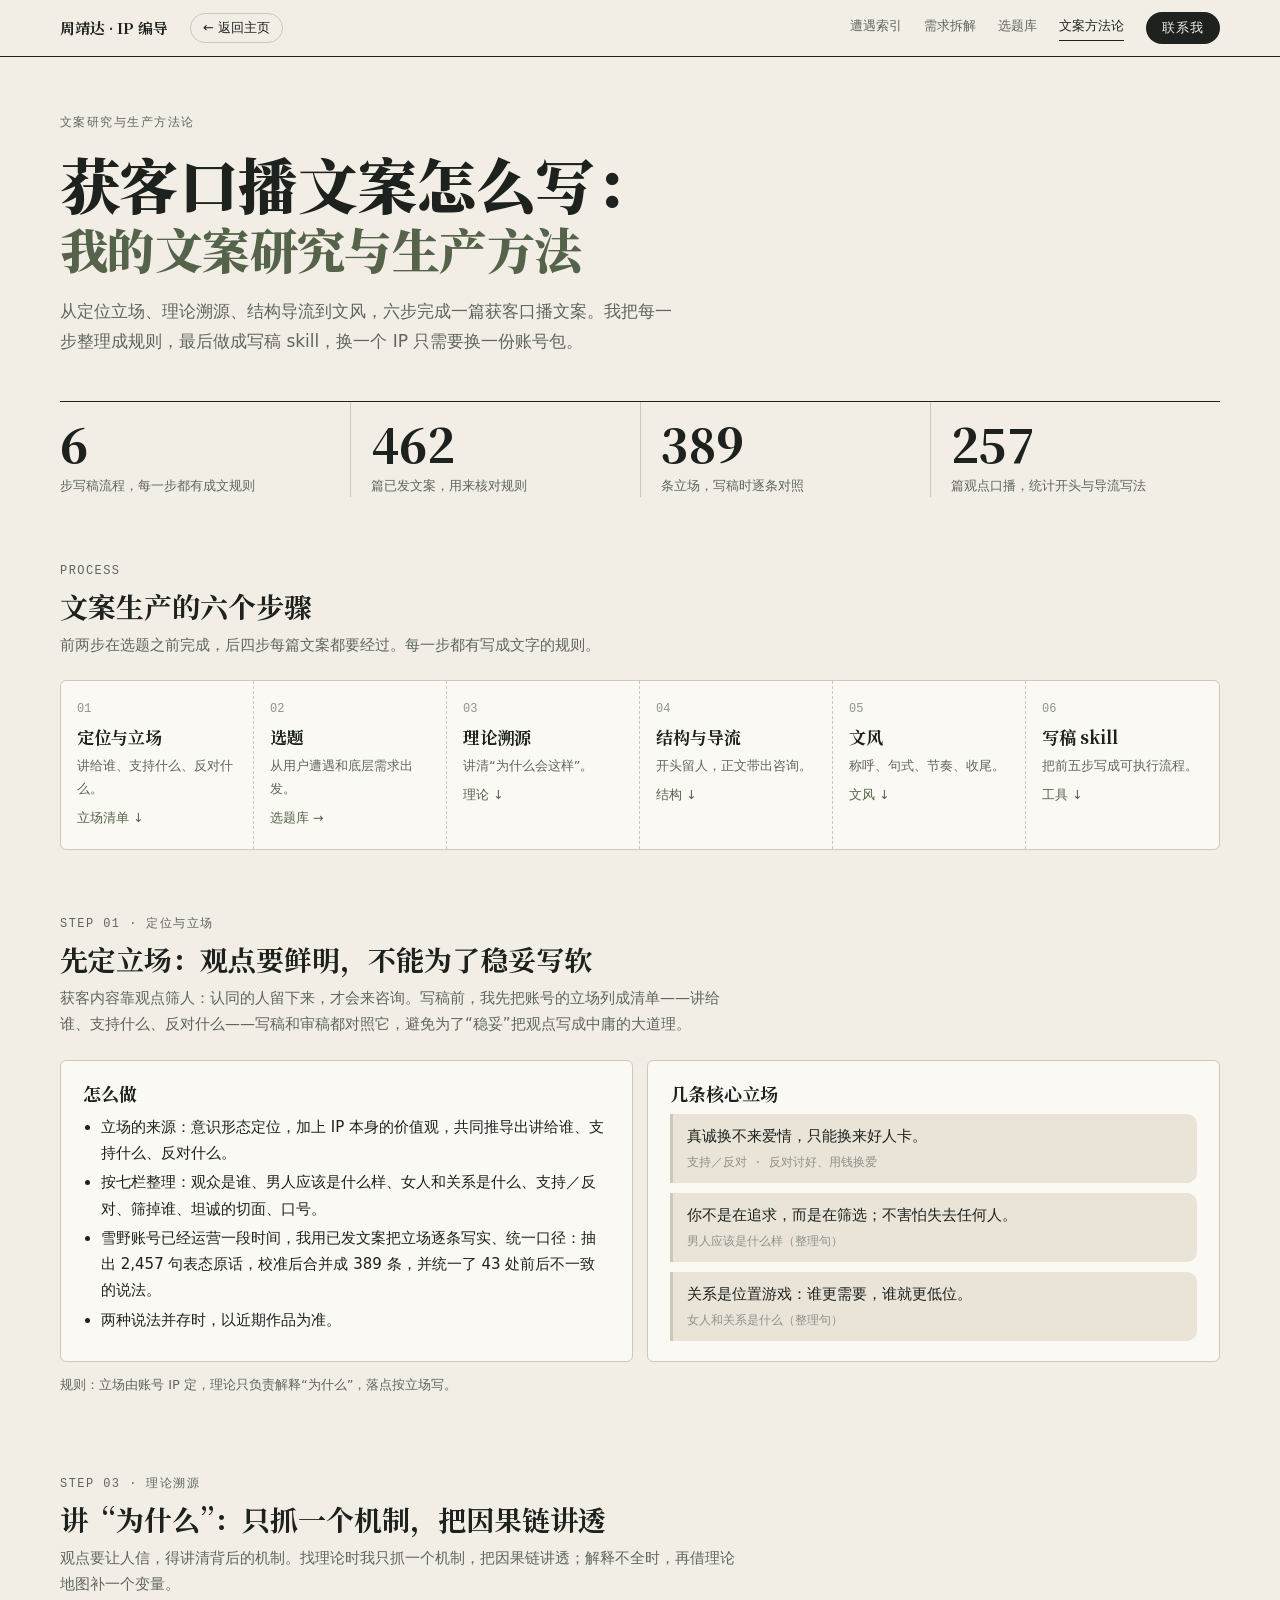
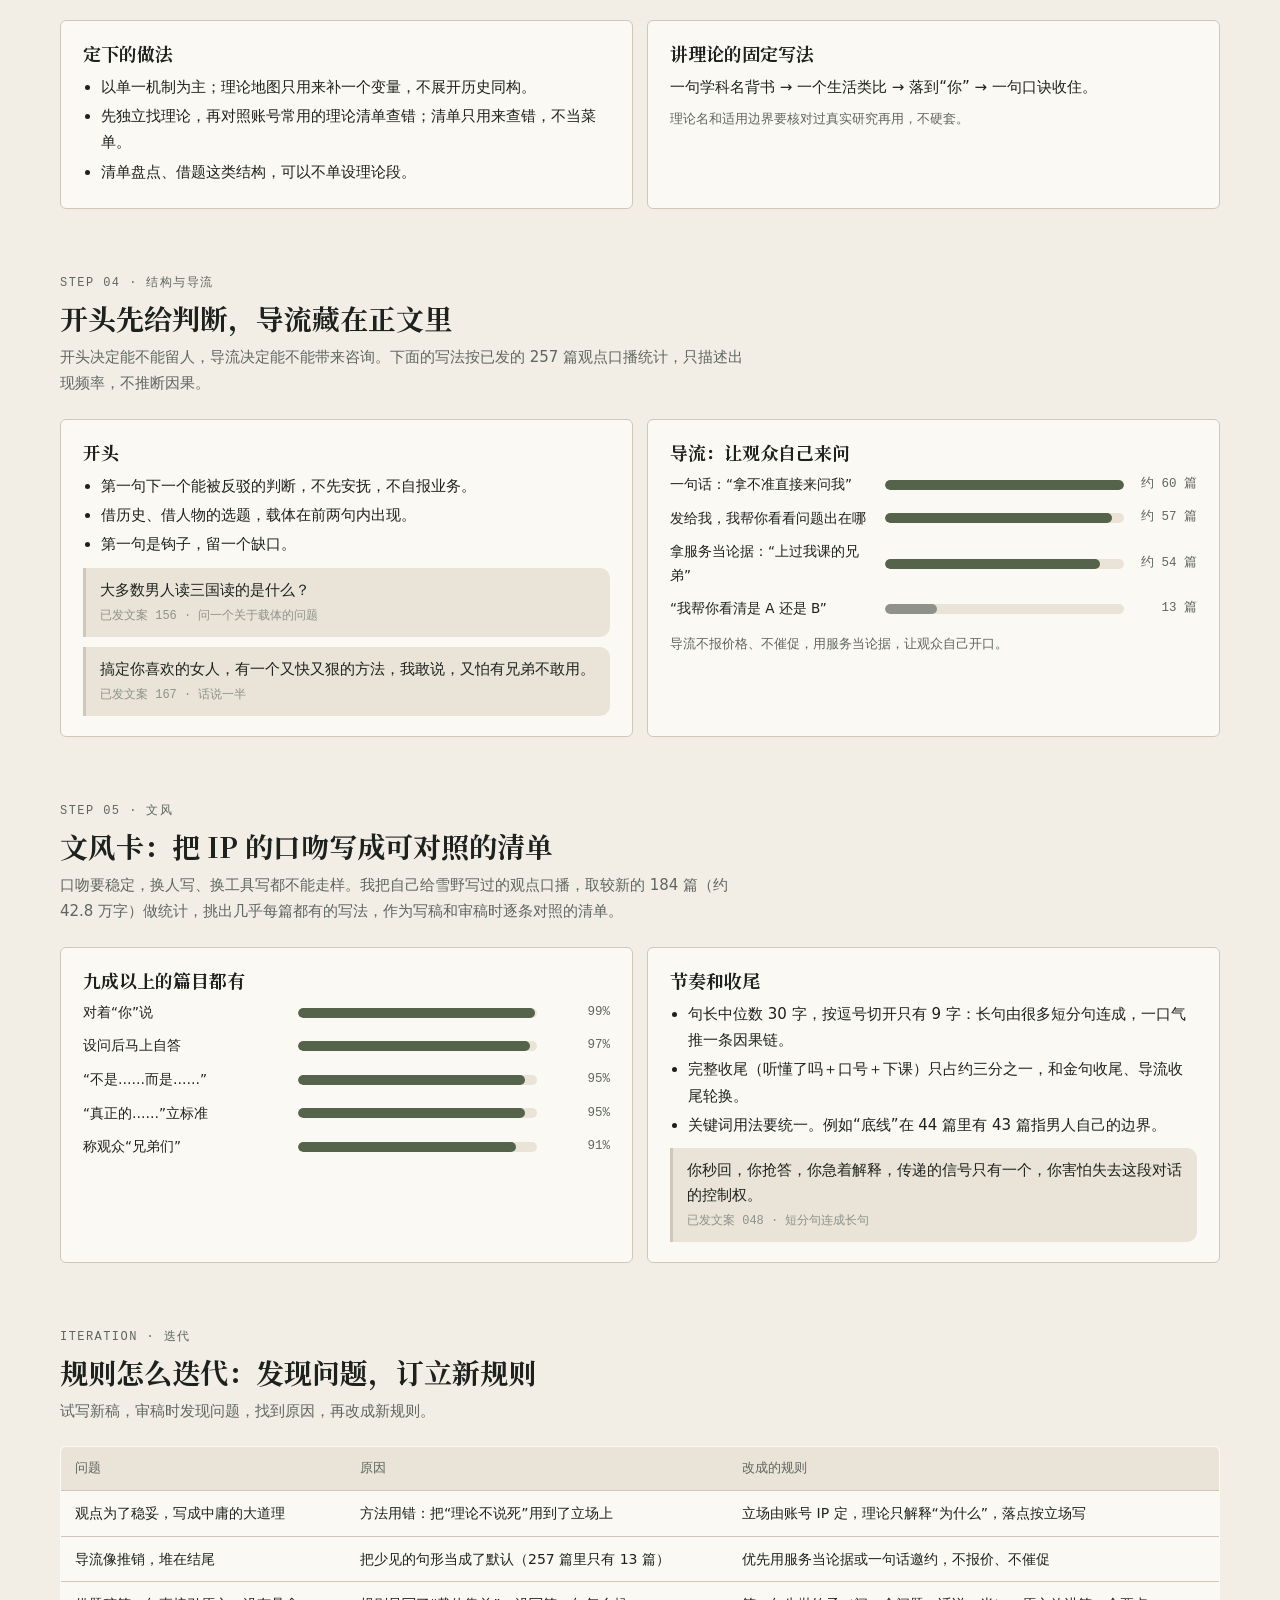
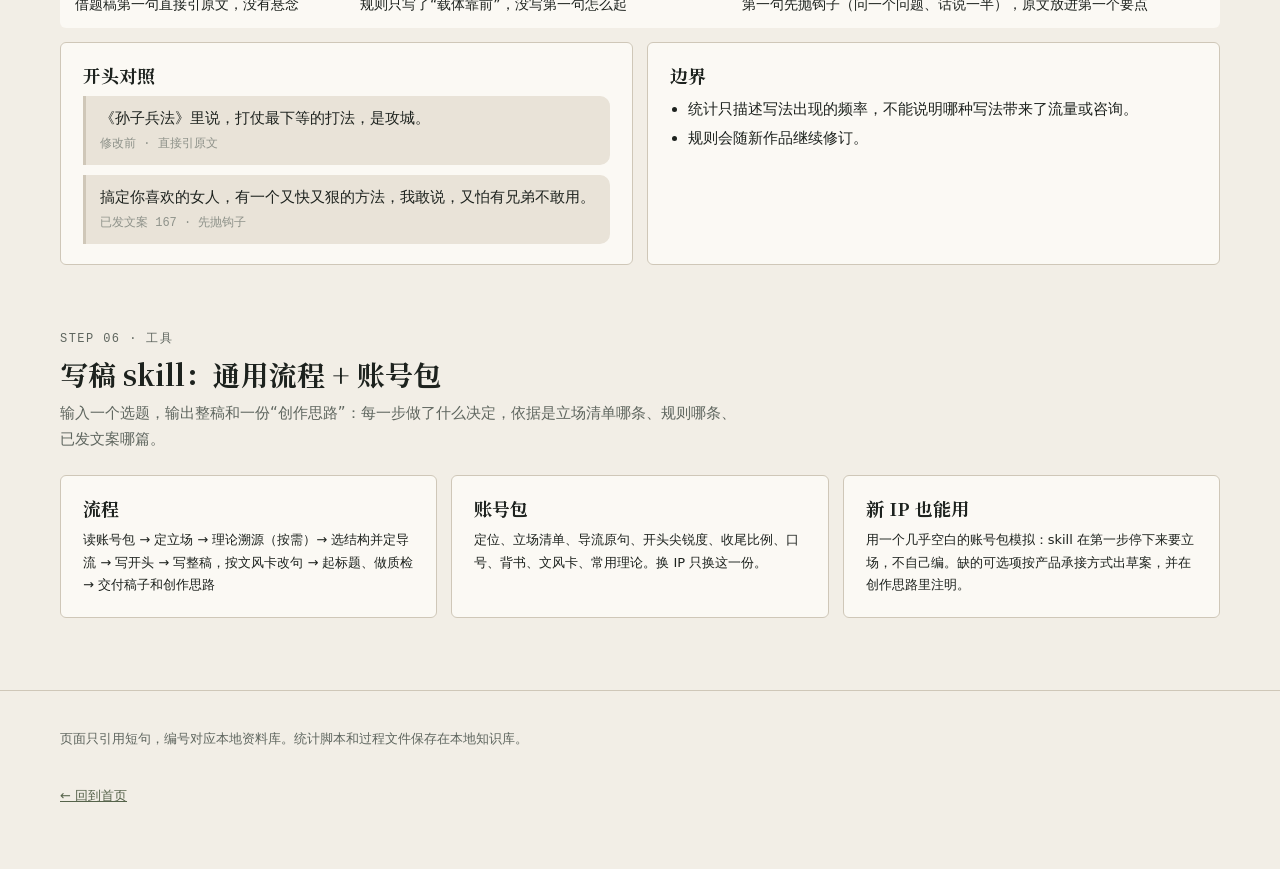
<file: method.html>
<!doctype html>
<html lang="zh-CN">
<head>
<meta charset="utf-8">
<meta name="viewport" content="width=device-width,initial-scale=1">
<title>文案研究与生产方法论 · 周靖达</title>
<meta name="description" content="周靖达的获客口播文案研究与生产方法：六步写稿流程，用 462 篇已发文案核对规则，并做成可复用的写稿 skill。">
<link rel="stylesheet" href="assets/site.css?v=2">
<link rel="stylesheet" href="assets/pf.css?v=12">
</head>
<body class="pf-method">

<nav class="pf-nav" aria-label="站内导航"><div class="in">
<a class="me" href="index.html">周靖达 · IP 编导</a>
<a class="back" href="index.html#archive">← 返回主页</a>
<span class="br" aria-hidden="true"></span>
<a class="l" href="situations.html">遭遇索引</a>
<a class="l" href="needs.html">需求拆解</a>
<a class="l" href="topics.html">选题库</a>
<a class="l" href="method.html" aria-current="page">文案方法论</a>
<a class="btn" href="index.html#contact">联系我</a>
</div></nav>

<header class="wrap hero pf-mhero">
  <div class="kicker">文案研究与生产方法论</div>
  <h1>获客口播文案怎么写：<em>我的文案研究与生产方法</em></h1>
  <p class="lede">从定位立场、理论溯源、结构导流到文风，六步完成一篇获客口播文案。我把每一步整理成规则，最后做成写稿 skill，换一个 IP 只需要换一份账号包。</p>
  <div class="pf-nums" role="list">
    <div class="stat" role="listitem"><b>6</b><span>步写稿流程，每一步都有成文规则</span></div>
    <div class="stat" role="listitem"><b>462</b><span>篇已发文案，用来核对规则</span></div>
    <div class="stat" role="listitem"><b>389</b><span>条立场，写稿时逐条对照</span></div>
    <div class="stat" role="listitem"><b>257</b><span>篇观点口播，统计开头与导流写法</span></div>
  </div>
</header>

<section class="block wrap" aria-labelledby="h-flow">
  <div class="sec-head">
    <div class="kicker">Process</div>
    <h2 id="h-flow">文案生产的六个步骤</h2>
    <p>前两步在选题之前完成，后四步每篇文案都要经过。每一步都有写成文字的规则。</p>
  </div>
  <div class="flow">
    <a class="step" href="#stance"><span class="no">01</span><span class="t">定位与立场</span><p>讲给谁、支持什么、反对什么。</p><span class="go">立场清单 ↓</span></a>
    <a class="step" href="topics.html"><span class="no">02</span><span class="t">选题</span><p>从用户遭遇和底层需求出发。</p><span class="go">选题库 →</span></a>
    <a class="step" href="#theory"><span class="no">03</span><span class="t">理论溯源</span><p>讲清“为什么会这样”。</p><span class="go">理论 ↓</span></a>
    <a class="step" href="#structure"><span class="no">04</span><span class="t">结构与导流</span><p>开头留人，正文带出咨询。</p><span class="go">结构 ↓</span></a>
    <a class="step" href="#style"><span class="no">05</span><span class="t">文风</span><p>称呼、句式、节奏、收尾。</p><span class="go">文风 ↓</span></a>
    <a class="step" href="#skill"><span class="no">06</span><span class="t">写稿 skill</span><p>把前五步写成可执行流程。</p><span class="go">工具 ↓</span></a>
  </div>
</section>

<section class="block wrap" id="stance" aria-labelledby="h-stance">
  <div class="sec-head">
    <div class="kicker">Step 01 · 定位与立场</div>
    <h2 id="h-stance">先定立场：观点要鲜明，不能为了稳妥写软</h2>
    <p>获客内容靠观点筛人：认同的人留下来，才会来咨询。写稿前，我先把账号的立场列成清单——讲给谁、支持什么、反对什么——写稿和审稿都对照它，避免为了“稳妥”把观点写成中庸的大道理。</p>
  </div>
  <div class="grid2">
    <div class="card">
      <h3>怎么做</h3>
      <ul>
        <li>立场的来源：意识形态定位，加上 IP 本身的价值观，共同推导出讲给谁、支持什么、反对什么。</li>
        <li>按七栏整理：观众是谁、男人应该是什么样、女人和关系是什么、支持／反对、筛掉谁、坦诚的切面、口号。</li>
        <li>雪野账号已经运营一段时间，我用已发文案把立场逐条写实、统一口径：抽出 2,457 句表态原话，校准后合并成 389 条，并统一了 43 处前后不一致的说法。</li>
        <li>两种说法并存时，以近期作品为准。</li>
      </ul>
    </div>
    <div class="card">
      <h3>几条核心立场</h3>
      <div class="quotes">
        <blockquote>真诚换不来爱情，只能换来好人卡。<cite>支持／反对 · 反对讨好、用钱换爱</cite></blockquote>
        <blockquote>你不是在追求，而是在筛选；不害怕失去任何人。<cite>男人应该是什么样（整理句）</cite></blockquote>
        <blockquote>关系是位置游戏：谁更需要，谁就更低位。<cite>女人和关系是什么（整理句）</cite></blockquote>
      </div>
    </div>
  </div>
  <p class="small muted" style="margin-top:12px">规则：立场由账号 IP 定，理论只负责解释“为什么”，落点按立场写。</p>
</section>

<section class="block wrap" id="theory" aria-labelledby="h-theory">
  <div class="sec-head">
    <div class="kicker">Step 03 · 理论溯源</div>
    <h2 id="h-theory">讲“为什么”：只抓一个机制，把因果链讲透</h2>
    <p>观点要让人信，得讲清背后的机制。找理论时我只抓一个机制，把因果链讲透；解释不全时，再借理论地图补一个变量。</p>
  </div>
  <div class="grid2">
    <div class="card">
      <h3>定下的做法</h3>
      <ul>
        <li>以单一机制为主；理论地图只用来补一个变量，不展开历史同构。</li>
        <li>先独立找理论，再对照账号常用的理论清单查错；清单只用来查错，不当菜单。</li>
        <li>清单盘点、借题这类结构，可以不单设理论段。</li>
      </ul>
    </div>
    <div class="card">
      <h3>讲理论的固定写法</h3>
      <p>一句学科名背书 → 一个生活类比 → 落到“你” → 一句口诀收住。</p>
      <p class="small muted">理论名和适用边界要核对过真实研究再用，不硬套。</p>
    </div>
  </div>
</section>

<section class="block wrap" id="structure" aria-labelledby="h-structure">
  <div class="sec-head">
    <div class="kicker">Step 04 · 结构与导流</div>
    <h2 id="h-structure">开头先给判断，导流藏在正文里</h2>
    <p>开头决定能不能留人，导流决定能不能带来咨询。下面的写法按已发的 257 篇观点口播统计，只描述出现频率，不推断因果。</p>
  </div>
  <div class="grid2">
    <div class="card">
      <h3>开头</h3>
      <ul>
        <li>第一句下一个能被反驳的判断，不先安抚，不自报业务。</li>
        <li>借历史、借人物的选题，载体在前两句内出现。</li>
        <li>第一句是钩子，留一个缺口。</li>
      </ul>
      <div class="quotes" style="margin-top:10px">
        <blockquote>大多数男人读三国读的是什么？<cite>已发文案 156 · 问一个关于载体的问题</cite></blockquote>
        <blockquote>搞定你喜欢的女人，有一个又快又狠的方法，我敢说，又怕有兄弟不敢用。<cite>已发文案 167 · 话说一半</cite></blockquote>
      </div>
    </div>
    <div class="card">
      <h3>导流：让观众自己来问</h3>
      <div class="bars" style="margin-top:6px">
        <div class="br"><span>一句话：“拿不准直接来问我”</span><div class="track"><div class="fill" style="width:100%"></div></div><span class="n">约 60 篇</span></div>
        <div class="br"><span>发给我，我帮你看看问题出在哪</span><div class="track"><div class="fill" style="width:95%"></div></div><span class="n">约 57 篇</span></div>
        <div class="br"><span>拿服务当论据：“上过我课的兄弟”</span><div class="track"><div class="fill" style="width:90%"></div></div><span class="n">约 54 篇</span></div>
        <div class="br"><span>“我帮你看清是 A 还是 B”</span><div class="track"><div class="fill dim" style="width:22%"></div></div><span class="n">13 篇</span></div>
      </div>
      <p class="small muted" style="margin-top:12px">导流不报价格、不催促，用服务当论据，让观众自己开口。</p>
    </div>
  </div>
</section>

<section class="block wrap" id="style" aria-labelledby="h-style">
  <div class="sec-head">
    <div class="kicker">Step 05 · 文风</div>
    <h2 id="h-style">文风卡：把 IP 的口吻写成可对照的清单</h2>
    <p>口吻要稳定，换人写、换工具写都不能走样。我把自己给雪野写过的观点口播，取较新的 184 篇（约 42.8 万字）做统计，挑出几乎每篇都有的写法，作为写稿和审稿时逐条对照的清单。</p>
  </div>
  <div class="grid2">
    <div class="card">
      <h3>九成以上的篇目都有</h3>
      <div class="bars">
        <div class="br"><span>对着“你”说</span><div class="track"><div class="fill" style="width:99%"></div></div><span class="n">99%</span></div>
        <div class="br"><span>设问后马上自答</span><div class="track"><div class="fill" style="width:97%"></div></div><span class="n">97%</span></div>
        <div class="br"><span>“不是……而是……”</span><div class="track"><div class="fill" style="width:95%"></div></div><span class="n">95%</span></div>
        <div class="br"><span>“真正的……”立标准</span><div class="track"><div class="fill" style="width:95%"></div></div><span class="n">95%</span></div>
        <div class="br"><span>称观众“兄弟们”</span><div class="track"><div class="fill" style="width:91%"></div></div><span class="n">91%</span></div>
      </div>
    </div>
    <div class="card">
      <h3>节奏和收尾</h3>
      <ul>
        <li>句长中位数 30 字，按逗号切开只有 9 字：长句由很多短分句连成，一口气推一条因果链。</li>
        <li>完整收尾（听懂了吗＋口号＋下课）只占约三分之一，和金句收尾、导流收尾轮换。</li>
        <li>关键词用法要统一。例如“底线”在 44 篇里有 43 篇指男人自己的边界。</li>
      </ul>
      <blockquote style="margin-top:10px">你秒回，你抢答，你急着解释，传递的信号只有一个，你害怕失去这段对话的控制权。<cite>已发文案 048 · 短分句连成长句</cite></blockquote>
    </div>
  </div>
</section>

<section class="block wrap" id="iterate" aria-labelledby="h-iterate">
  <div class="sec-head">
    <div class="kicker">Iteration · 迭代</div>
    <h2 id="h-iterate">规则怎么迭代：发现问题，订立新规则</h2>
    <p>试写新稿，审稿时发现问题，找到原因，再改成新规则。</p>
  </div>
  <div class="tblwrap">
    <table class="tbl">
      <thead><tr><th>问题</th><th>原因</th><th>改成的规则</th></tr></thead>
      <tbody>
        <tr><td>观点为了稳妥，写成中庸的大道理</td><td>方法用错：把“理论不说死”用到了立场上</td><td>立场由账号 IP 定，理论只解释“为什么”，落点按立场写</td></tr>
        <tr><td>导流像推销，堆在结尾</td><td>把少见的句形当成了默认（257 篇里只有 13 篇）</td><td>优先用服务当论据或一句话邀约，不报价、不催促</td></tr>
        <tr><td>借题稿第一句直接引原文，没有悬念</td><td>规则只写了“载体靠前”，没写第一句怎么起</td><td>第一句先抛钩子（问一个问题、话说一半），原文放进第一个要点</td></tr>
      </tbody>
    </table>
  </div>
  <div class="grid2" style="margin-top:14px">
    <div class="card">
      <h3>开头对照</h3>
      <div class="quotes">
        <blockquote>《孙子兵法》里说，打仗最下等的打法，是攻城。<cite>修改前 · 直接引原文</cite></blockquote>
        <blockquote>搞定你喜欢的女人，有一个又快又狠的方法，我敢说，又怕有兄弟不敢用。<cite>已发文案 167 · 先抛钩子</cite></blockquote>
      </div>
    </div>
    <div class="card">
      <h3>边界</h3>
      <ul>
        <li>统计只描述写法出现的频率，不能说明哪种写法带来了流量或咨询。</li>
        <li>规则会随新作品继续修订。</li>
      </ul>
    </div>
  </div>
</section>

<section class="block wrap" id="skill" aria-labelledby="h-skill">
  <div class="sec-head">
    <div class="kicker">Step 06 · 工具</div>
    <h2 id="h-skill">写稿 skill：通用流程 + 账号包</h2>
    <p>输入一个选题，输出整稿和一份“创作思路”：每一步做了什么决定，依据是立场清单哪条、规则哪条、已发文案哪篇。</p>
  </div>
  <div class="grid3">
    <div class="card">
      <h3>流程</h3>
      <p class="small">读账号包 → 定立场 → 理论溯源（按需）→ 选结构并定导流 → 写开头 → 写整稿，按文风卡改句 → 起标题、做质检 → 交付稿子和创作思路</p>
    </div>
    <div class="card">
      <h3>账号包</h3>
      <p class="small">定位、立场清单、导流原句、开头尖锐度、收尾比例、口号、背书、文风卡、常用理论。换 IP 只换这一份。</p>
    </div>
    <div class="card">
      <h3>新 IP 也能用</h3>
      <p class="small">用一个几乎空白的账号包模拟：skill 在第一步停下来要立场，不自己编。缺的可选项按产品承接方式出草案，并在创作思路里注明。</p>
    </div>
  </div>
</section>

<footer class="site">
  <div class="wrap">
    <p>页面只引用短句，编号对应本地资料库。统计脚本和过程文件保存在本地知识库。</p>
    <p><a href="index.html">← 回到首页</a></p>
  </div>
</footer>

</body>
</html>
</file>
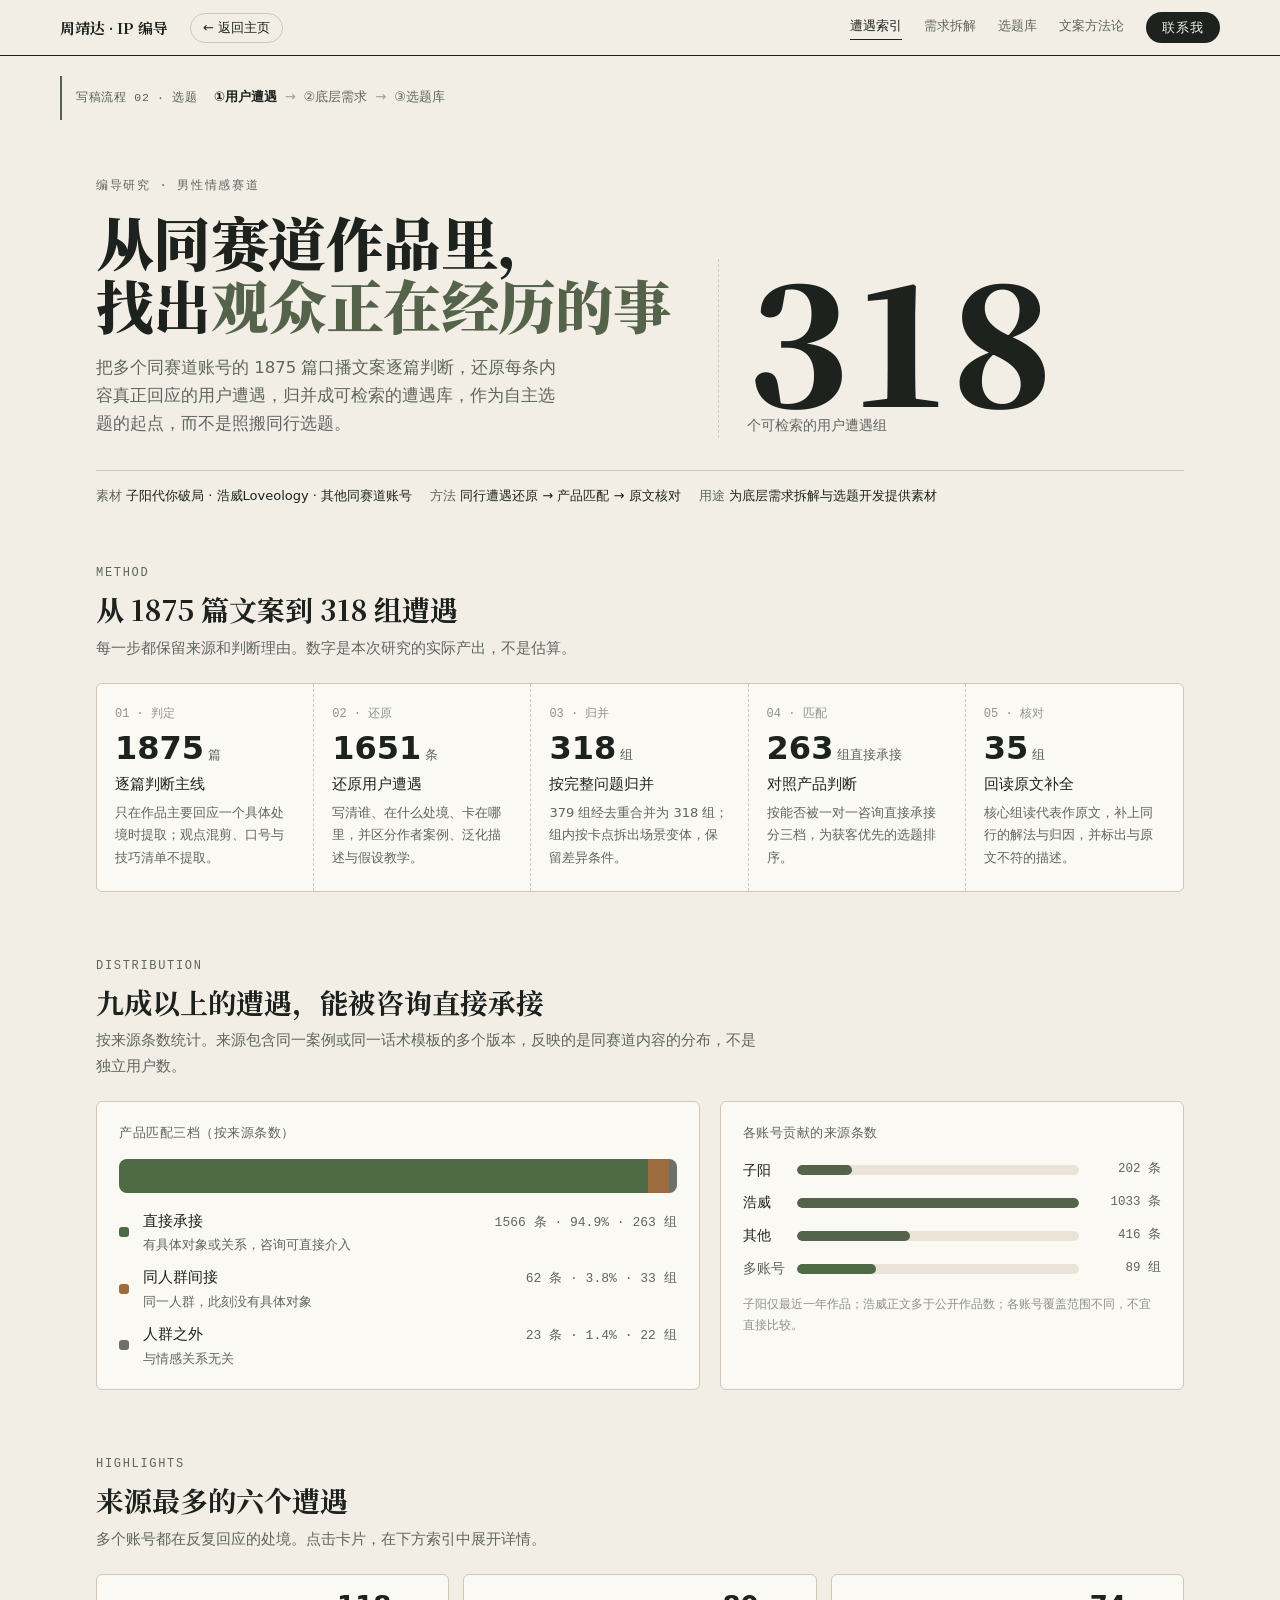
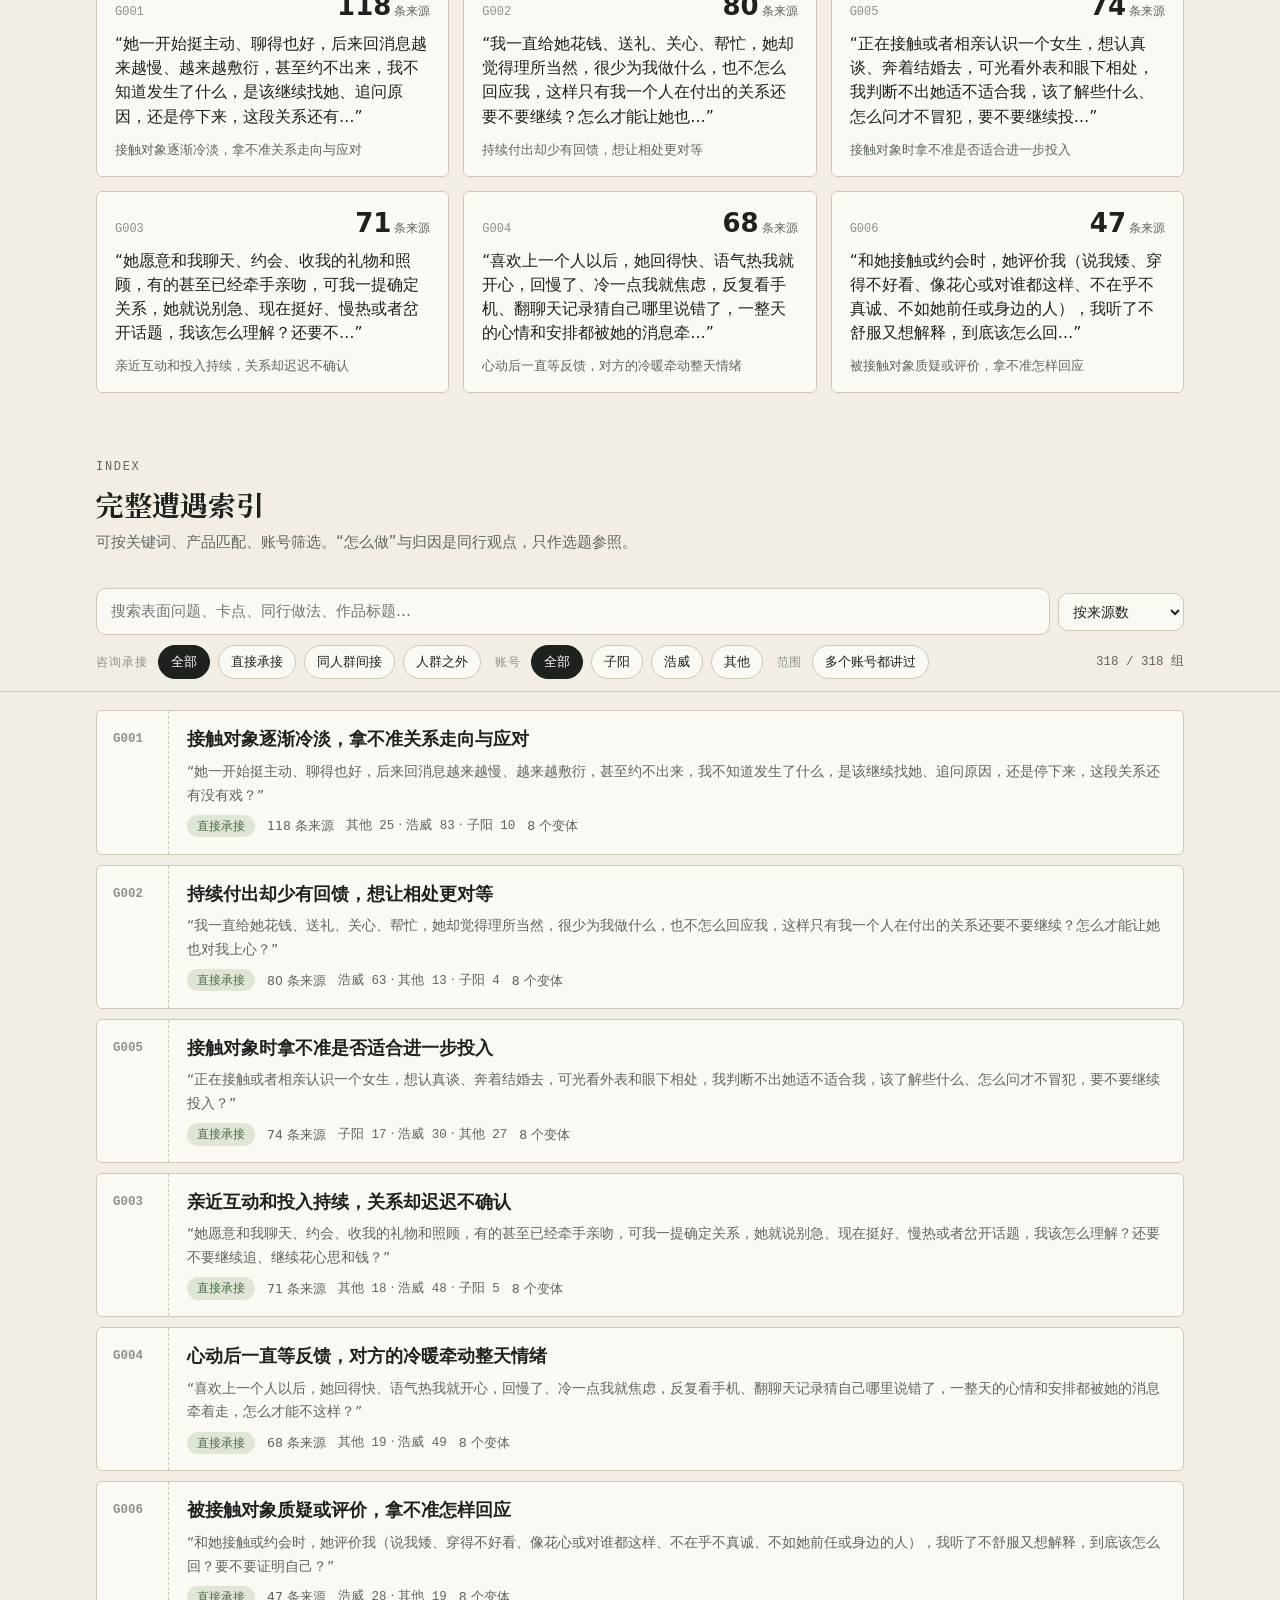
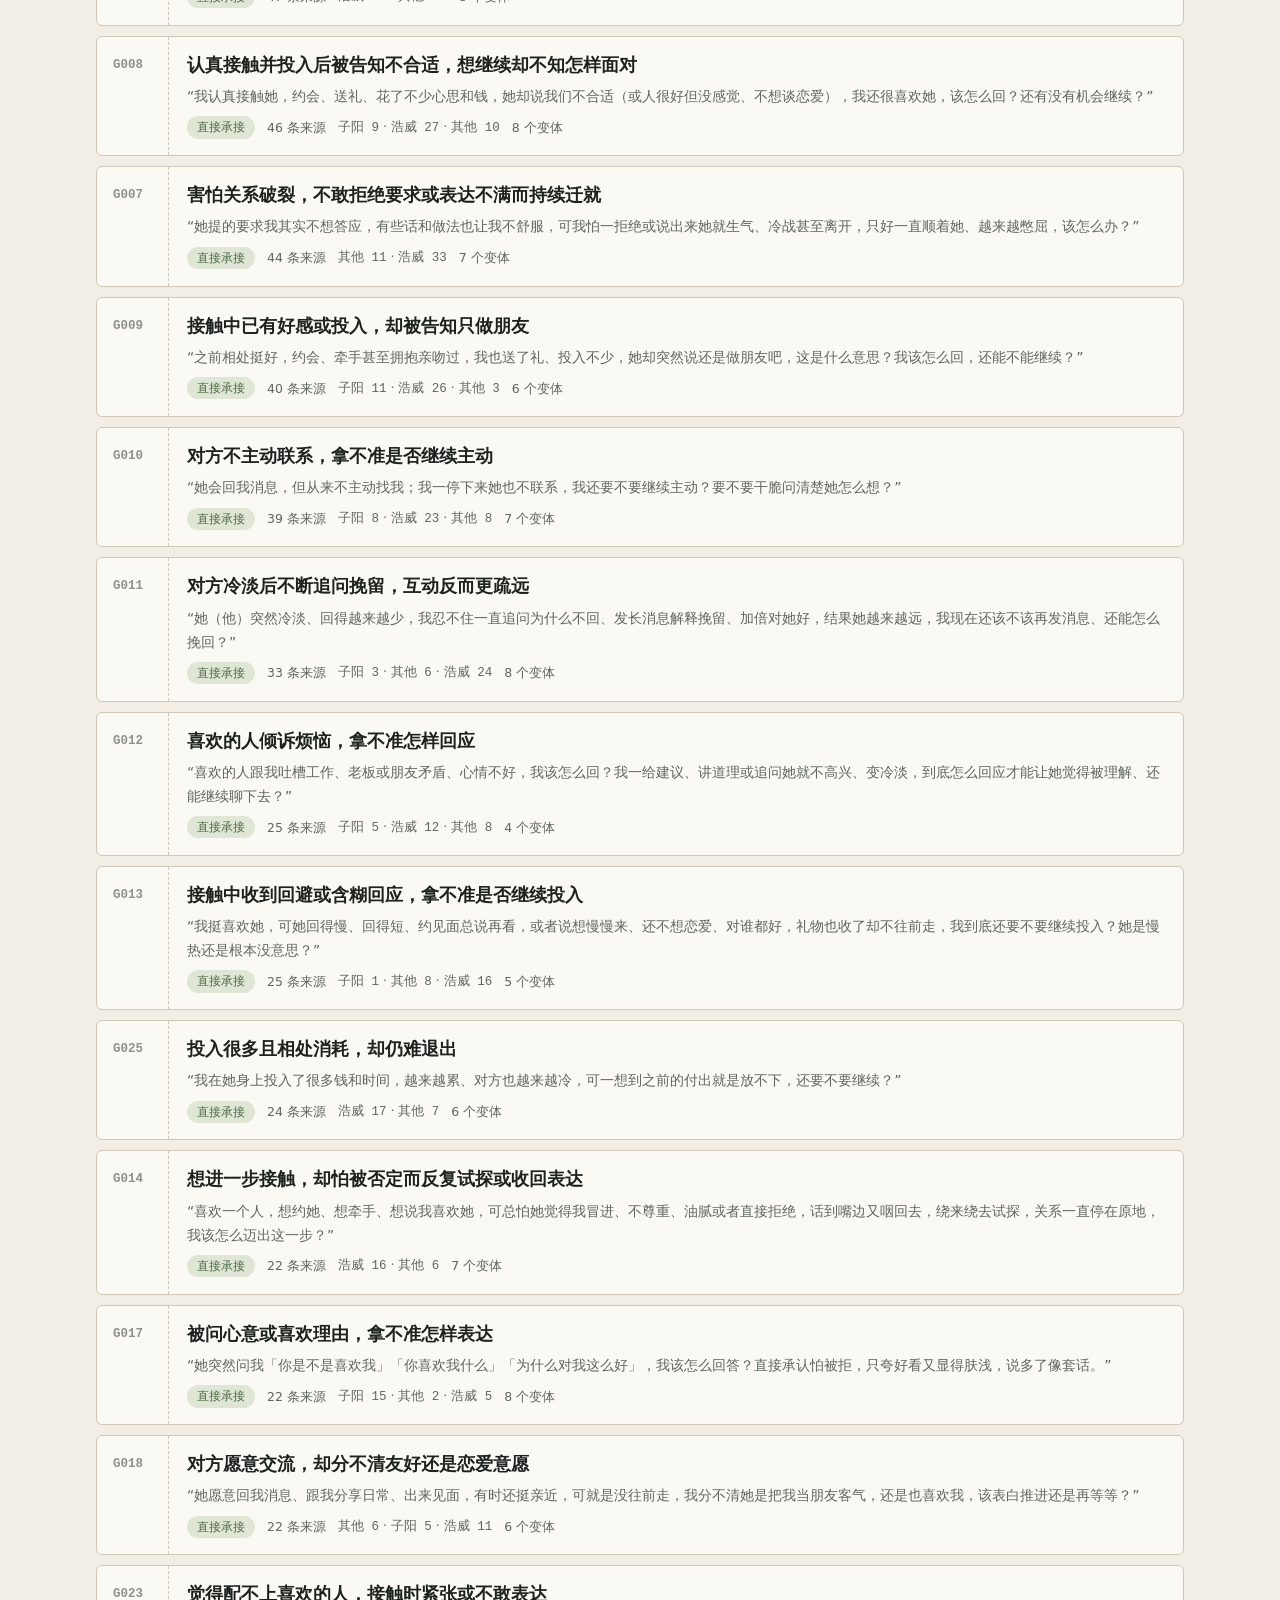
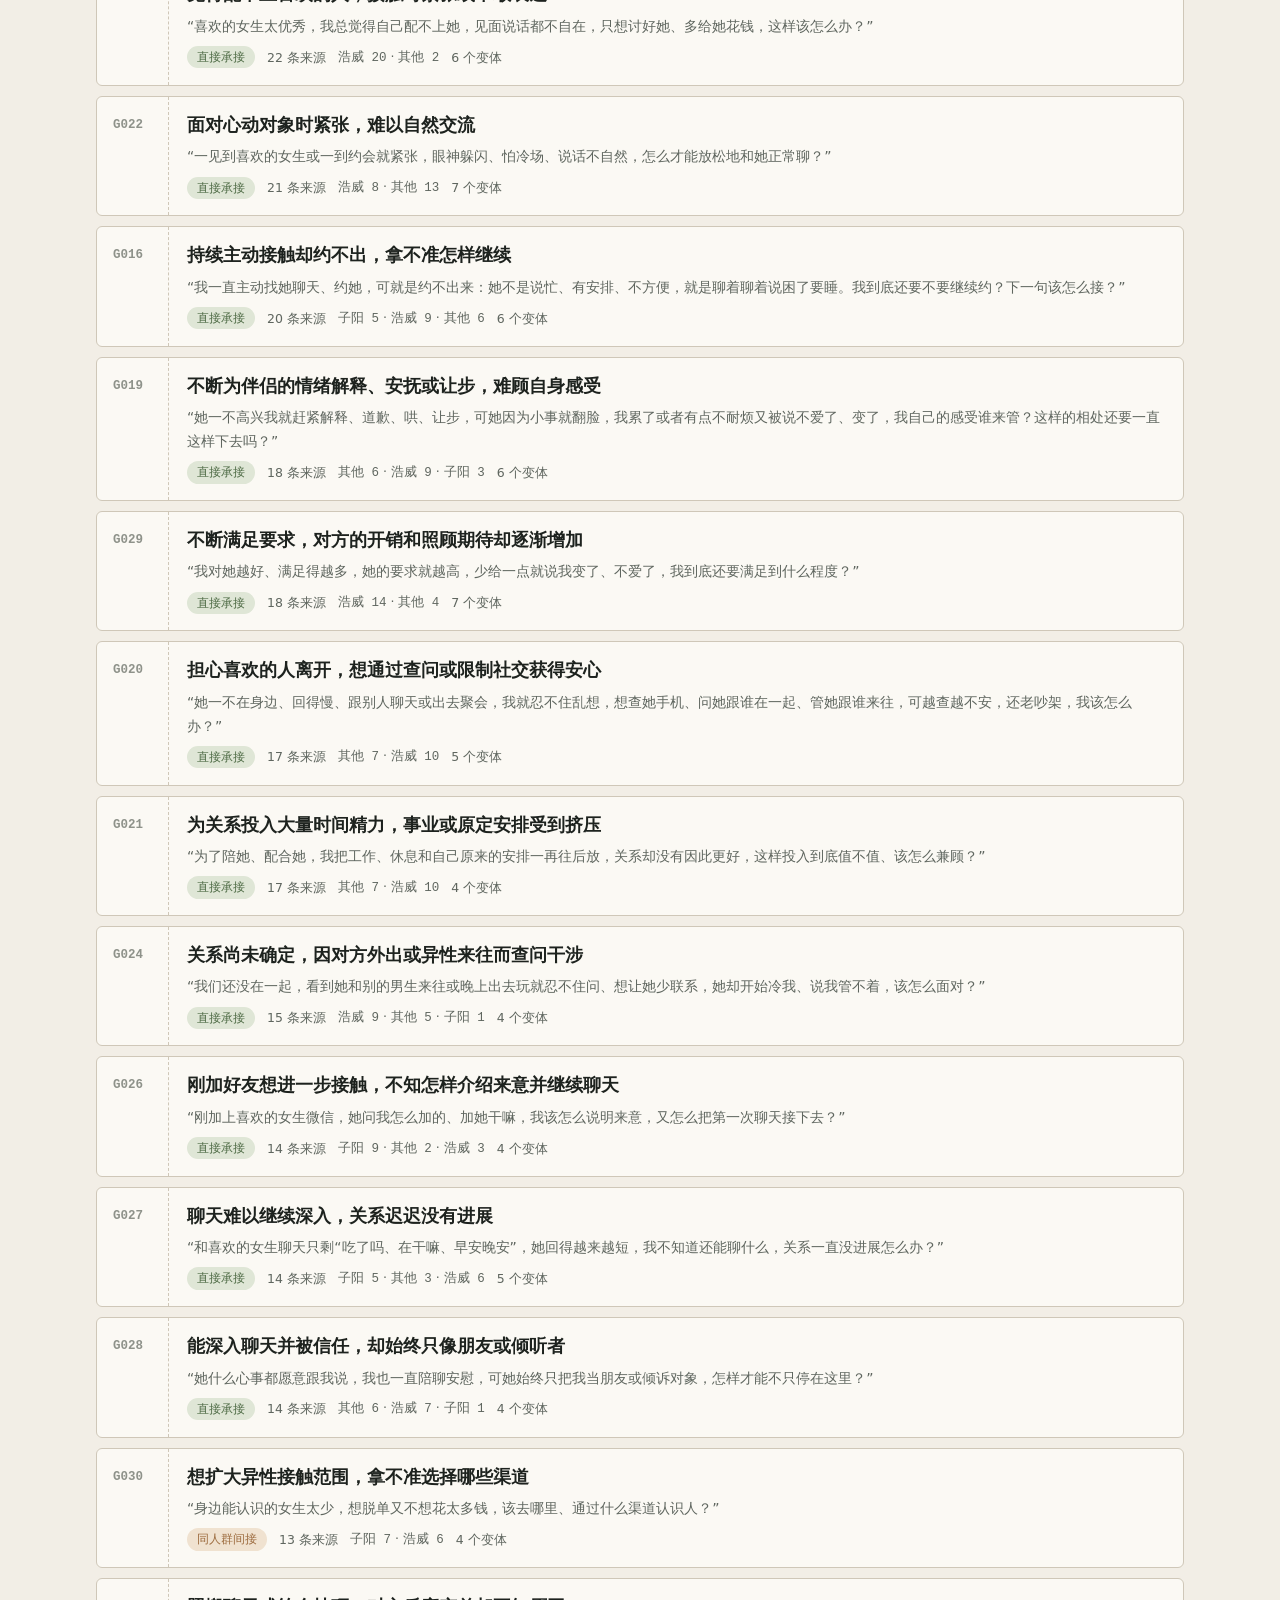
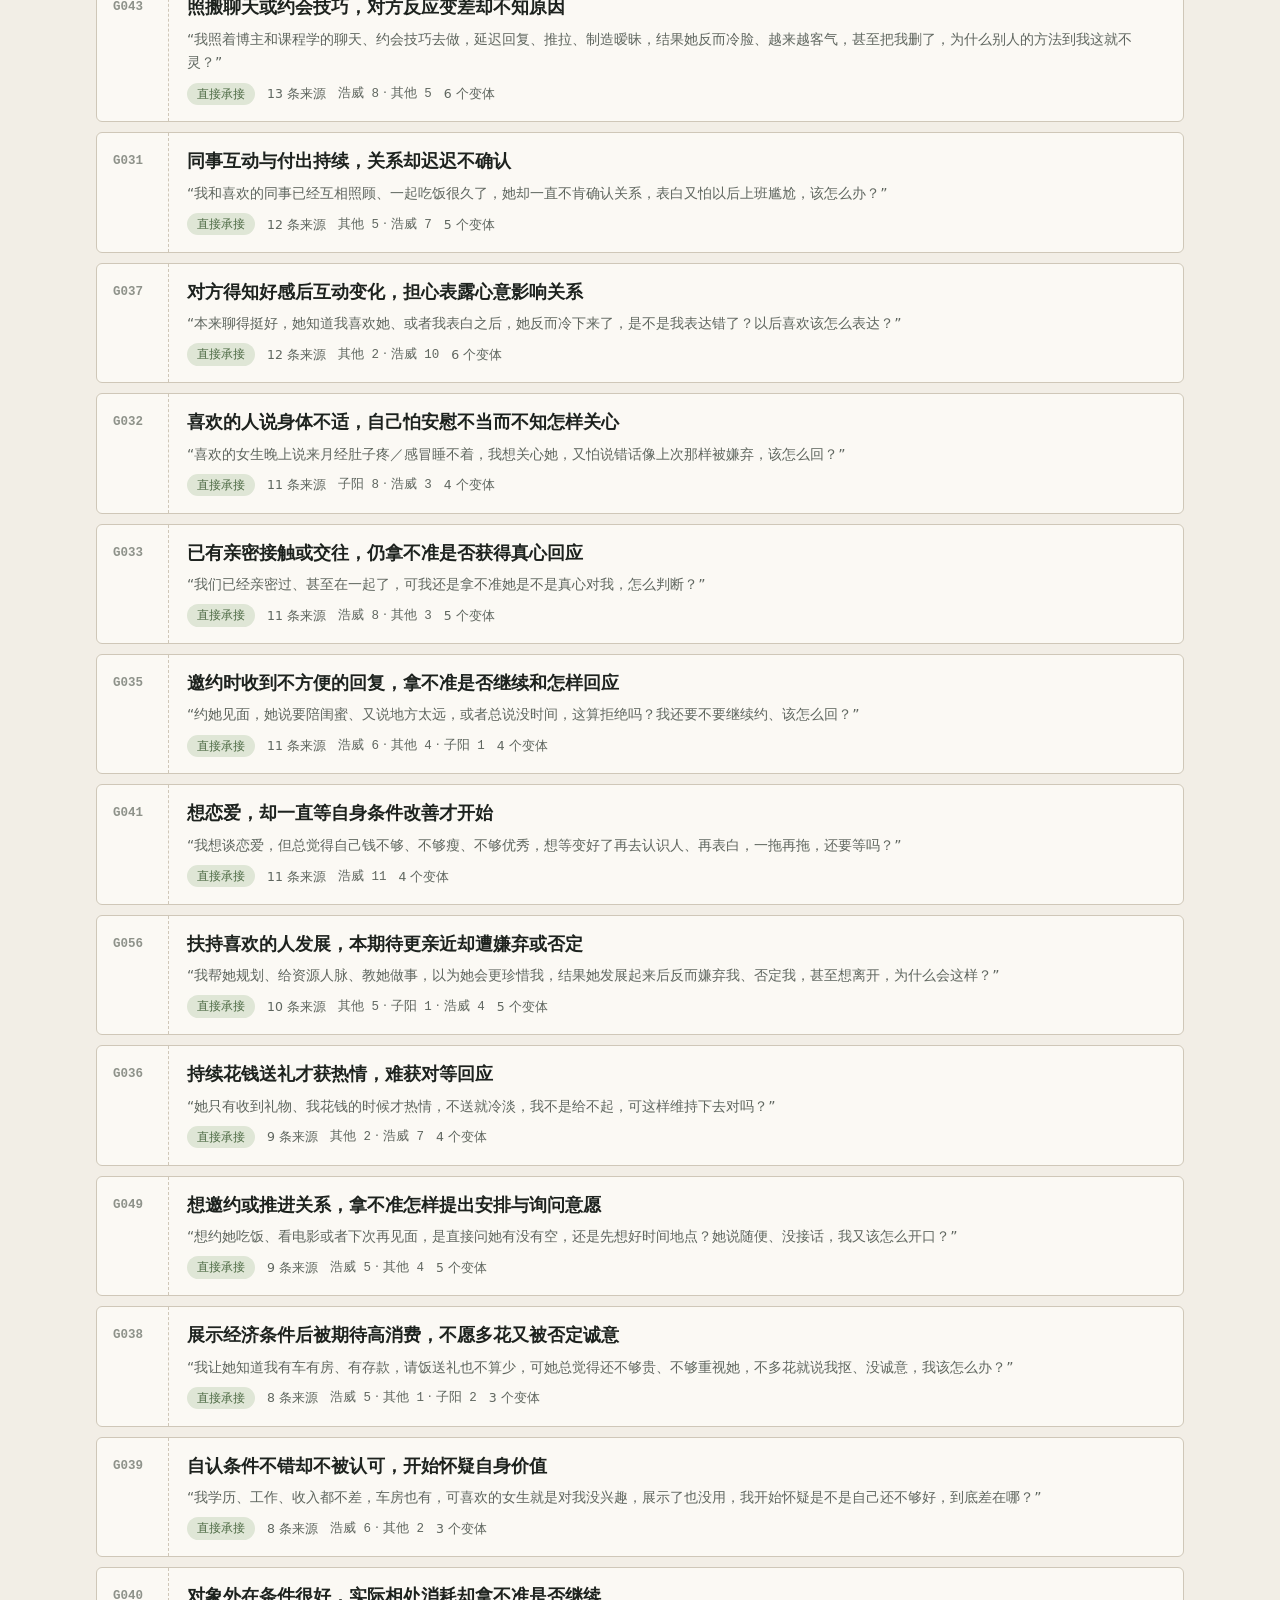
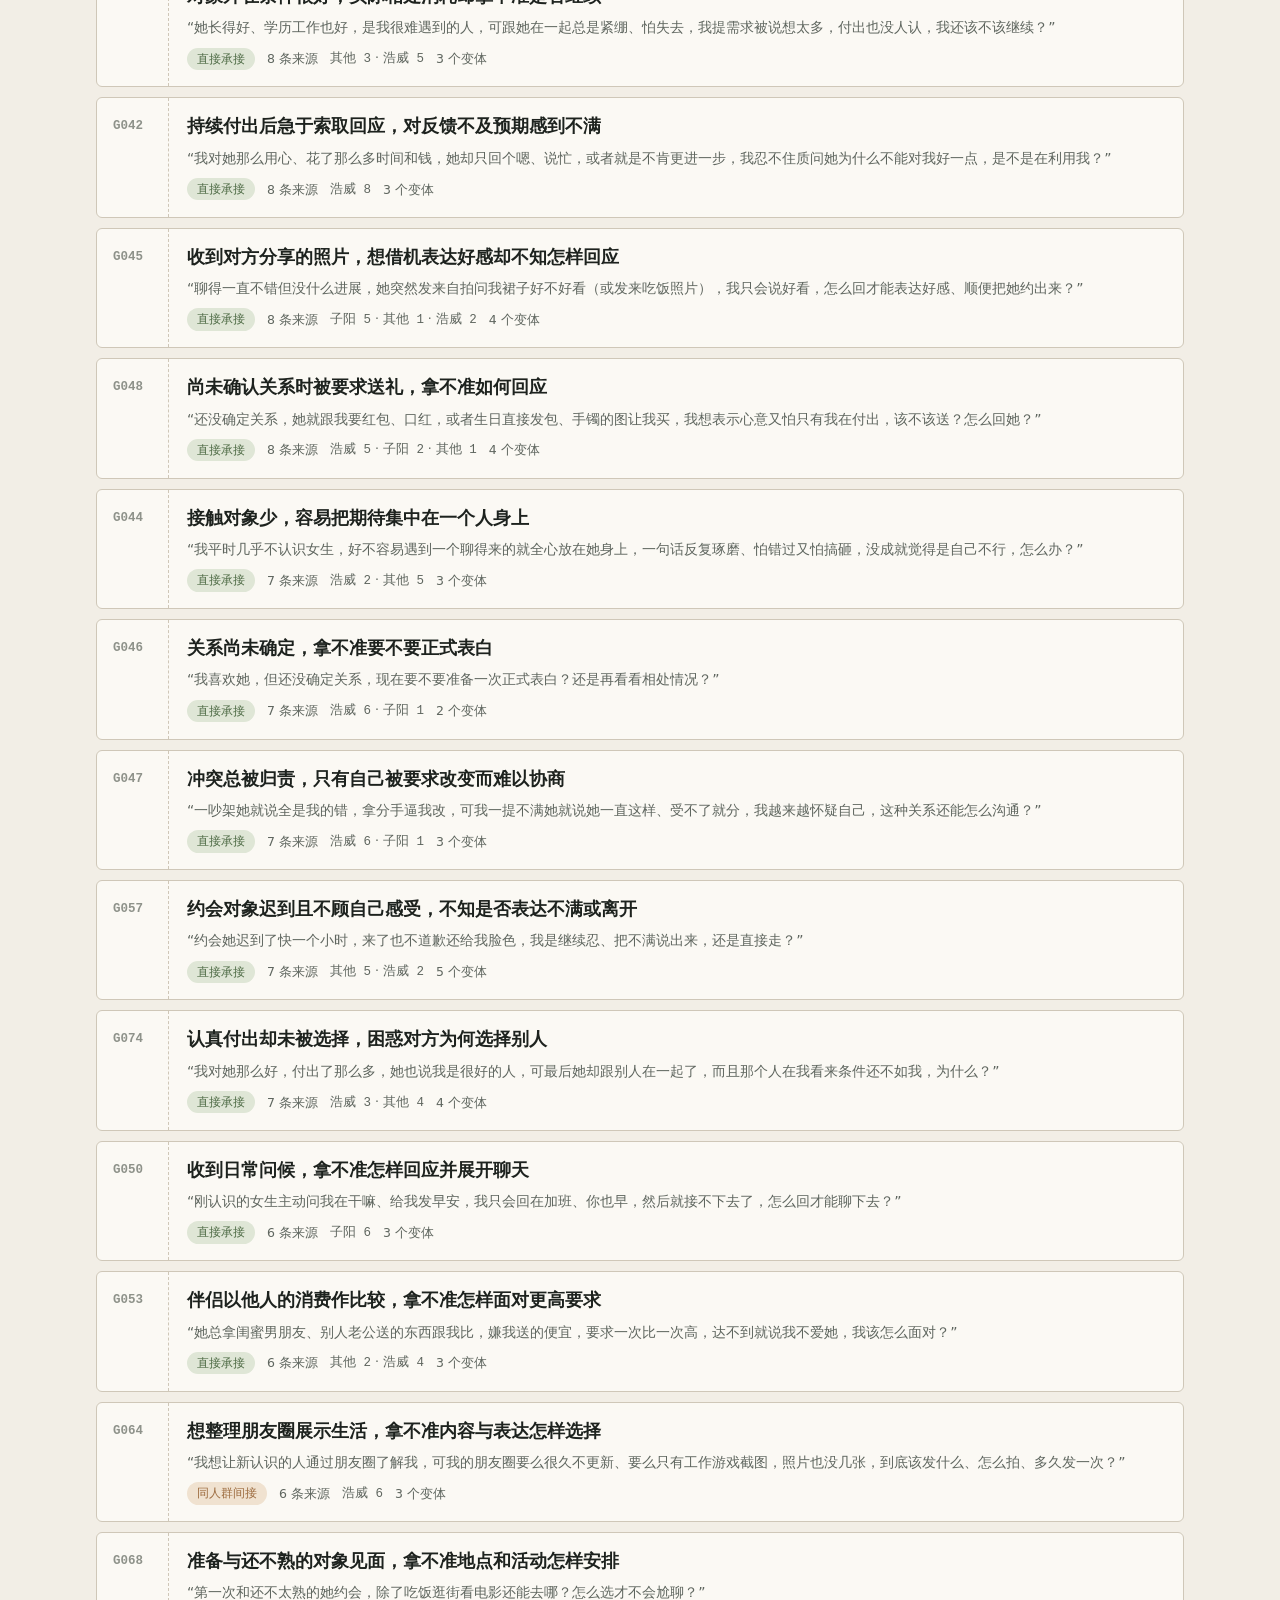
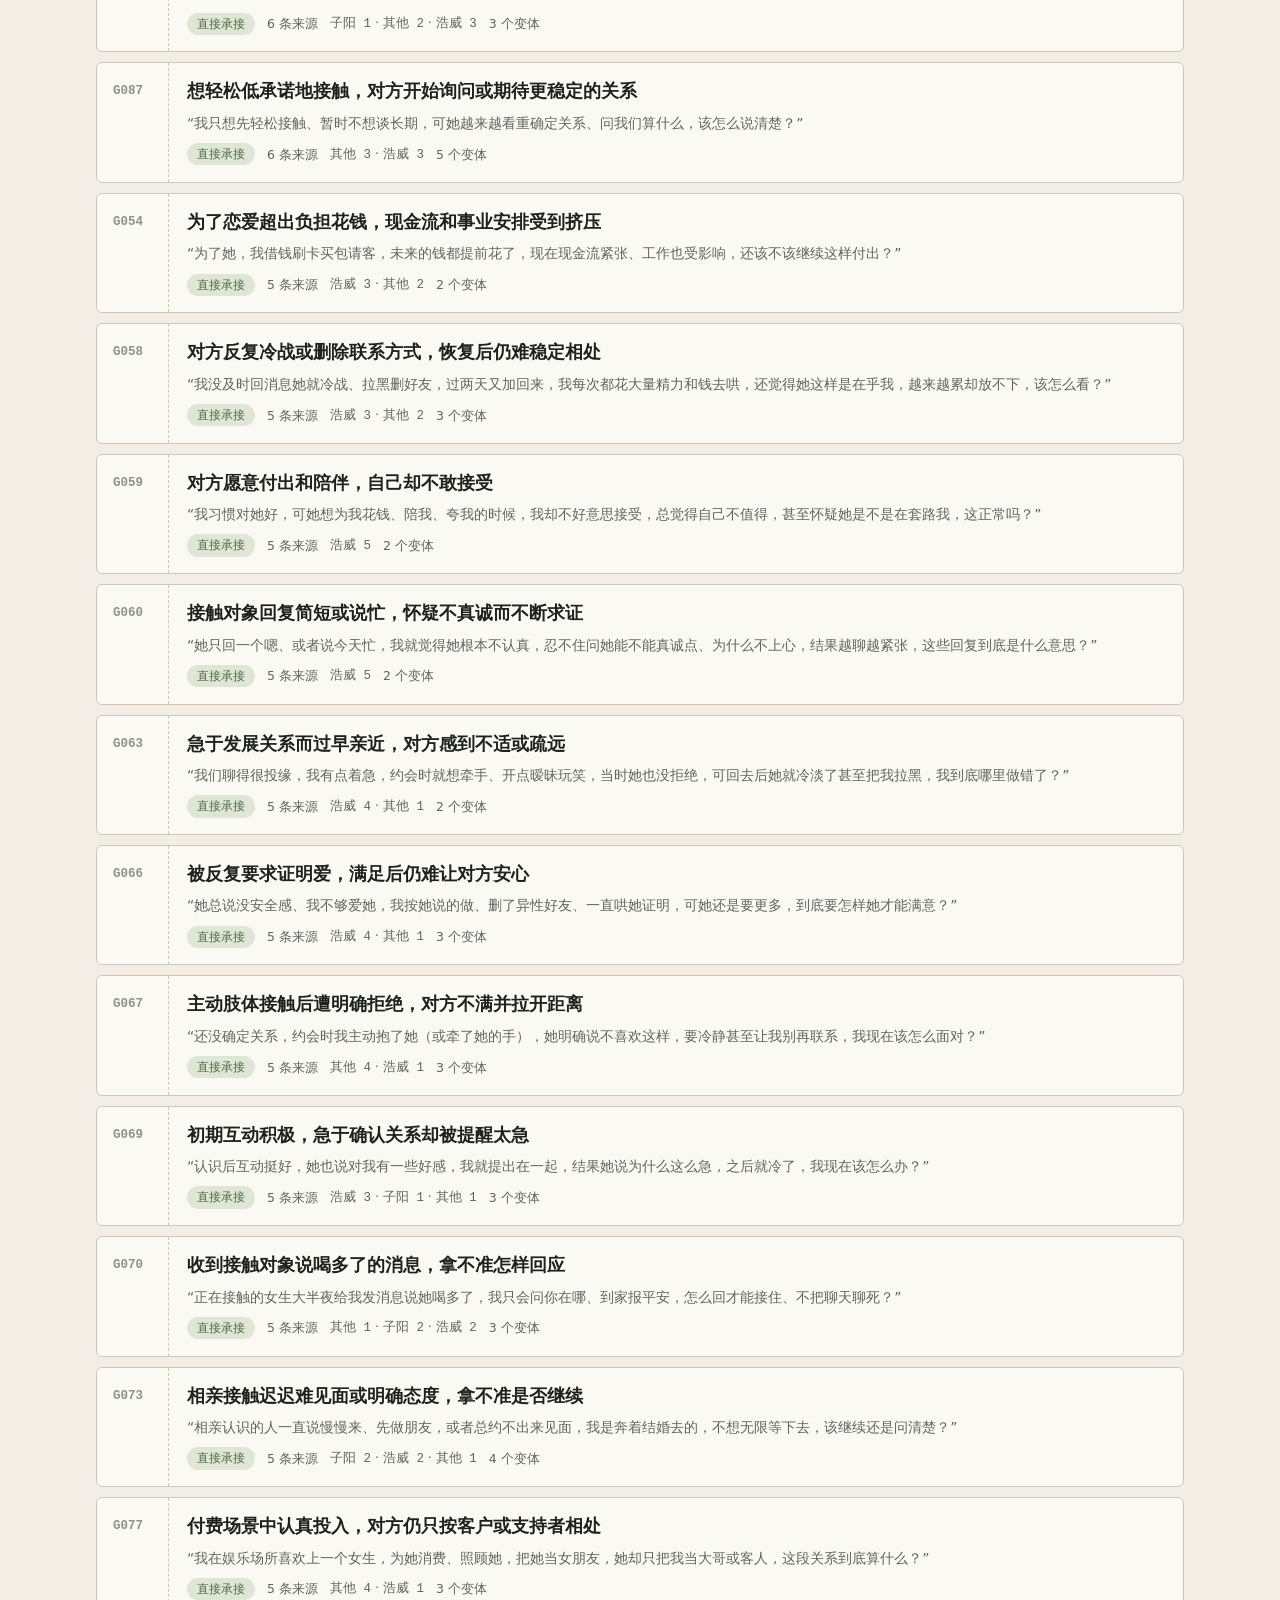
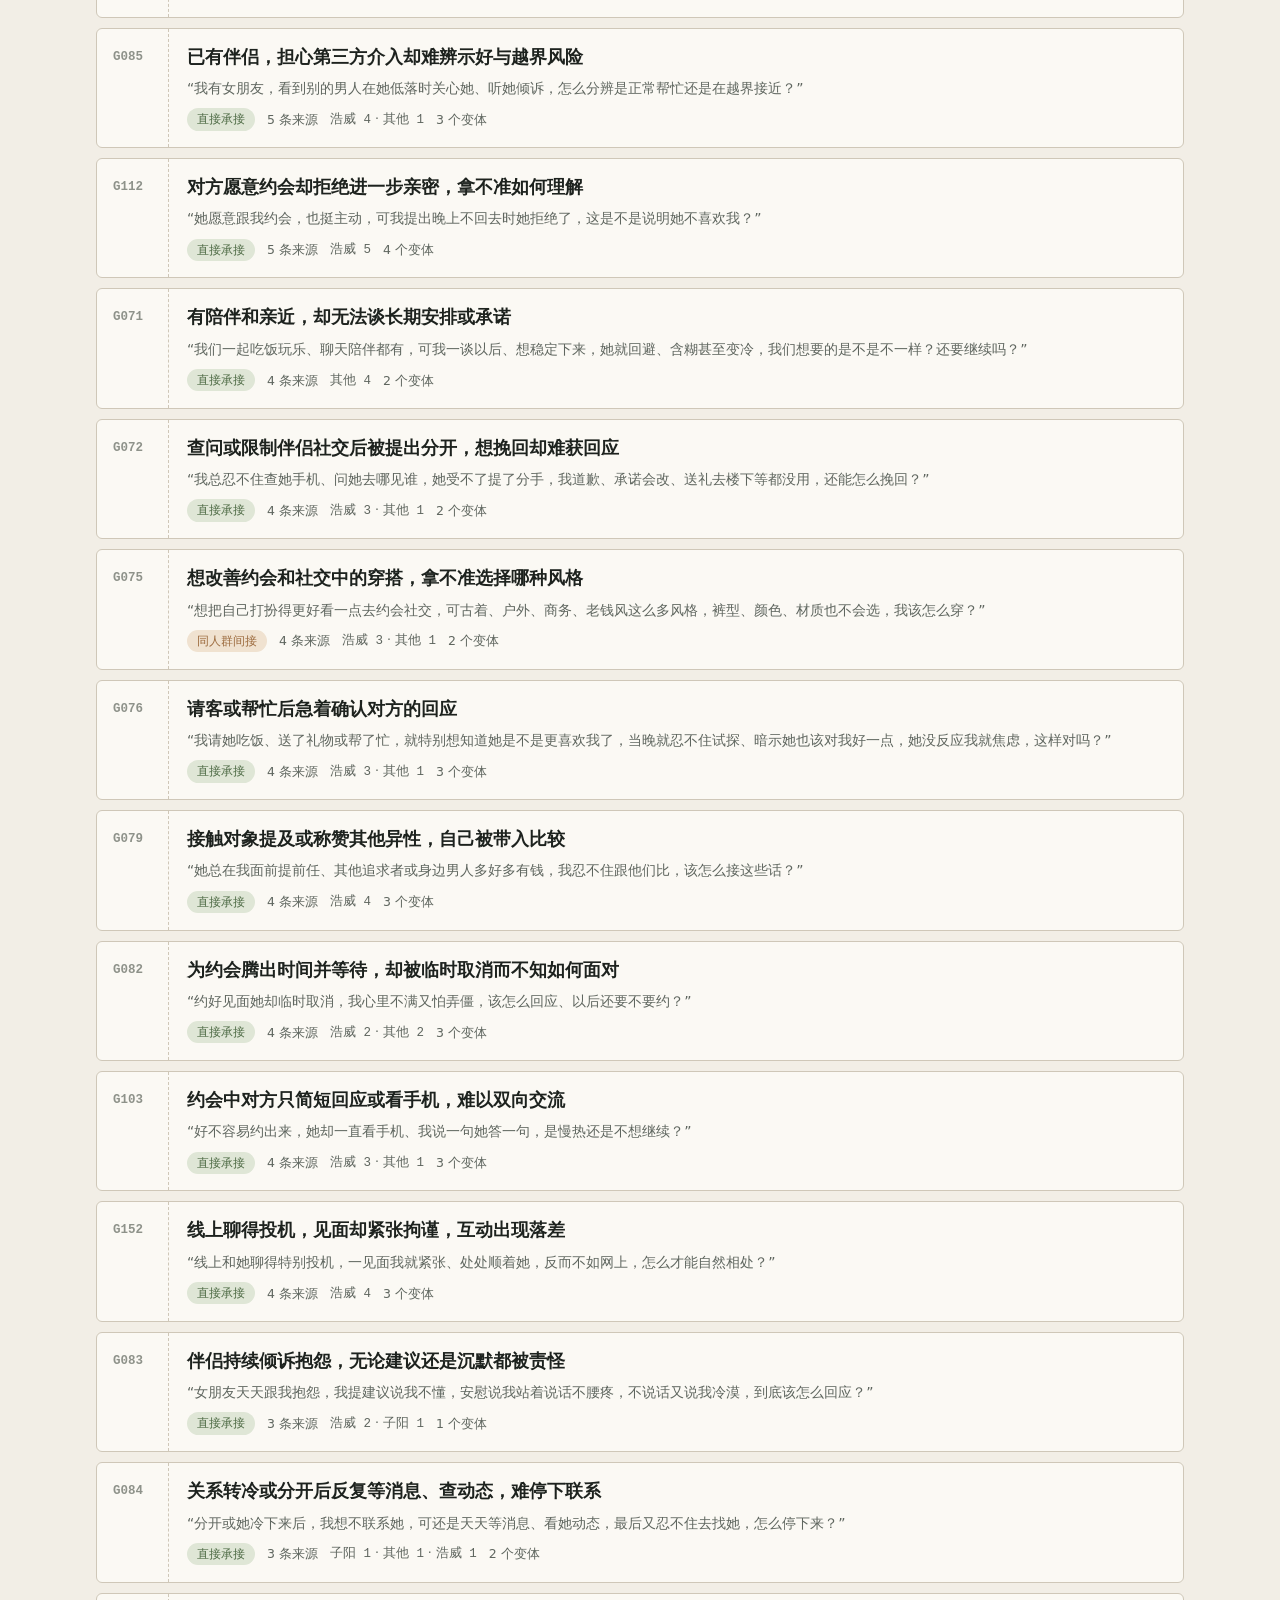
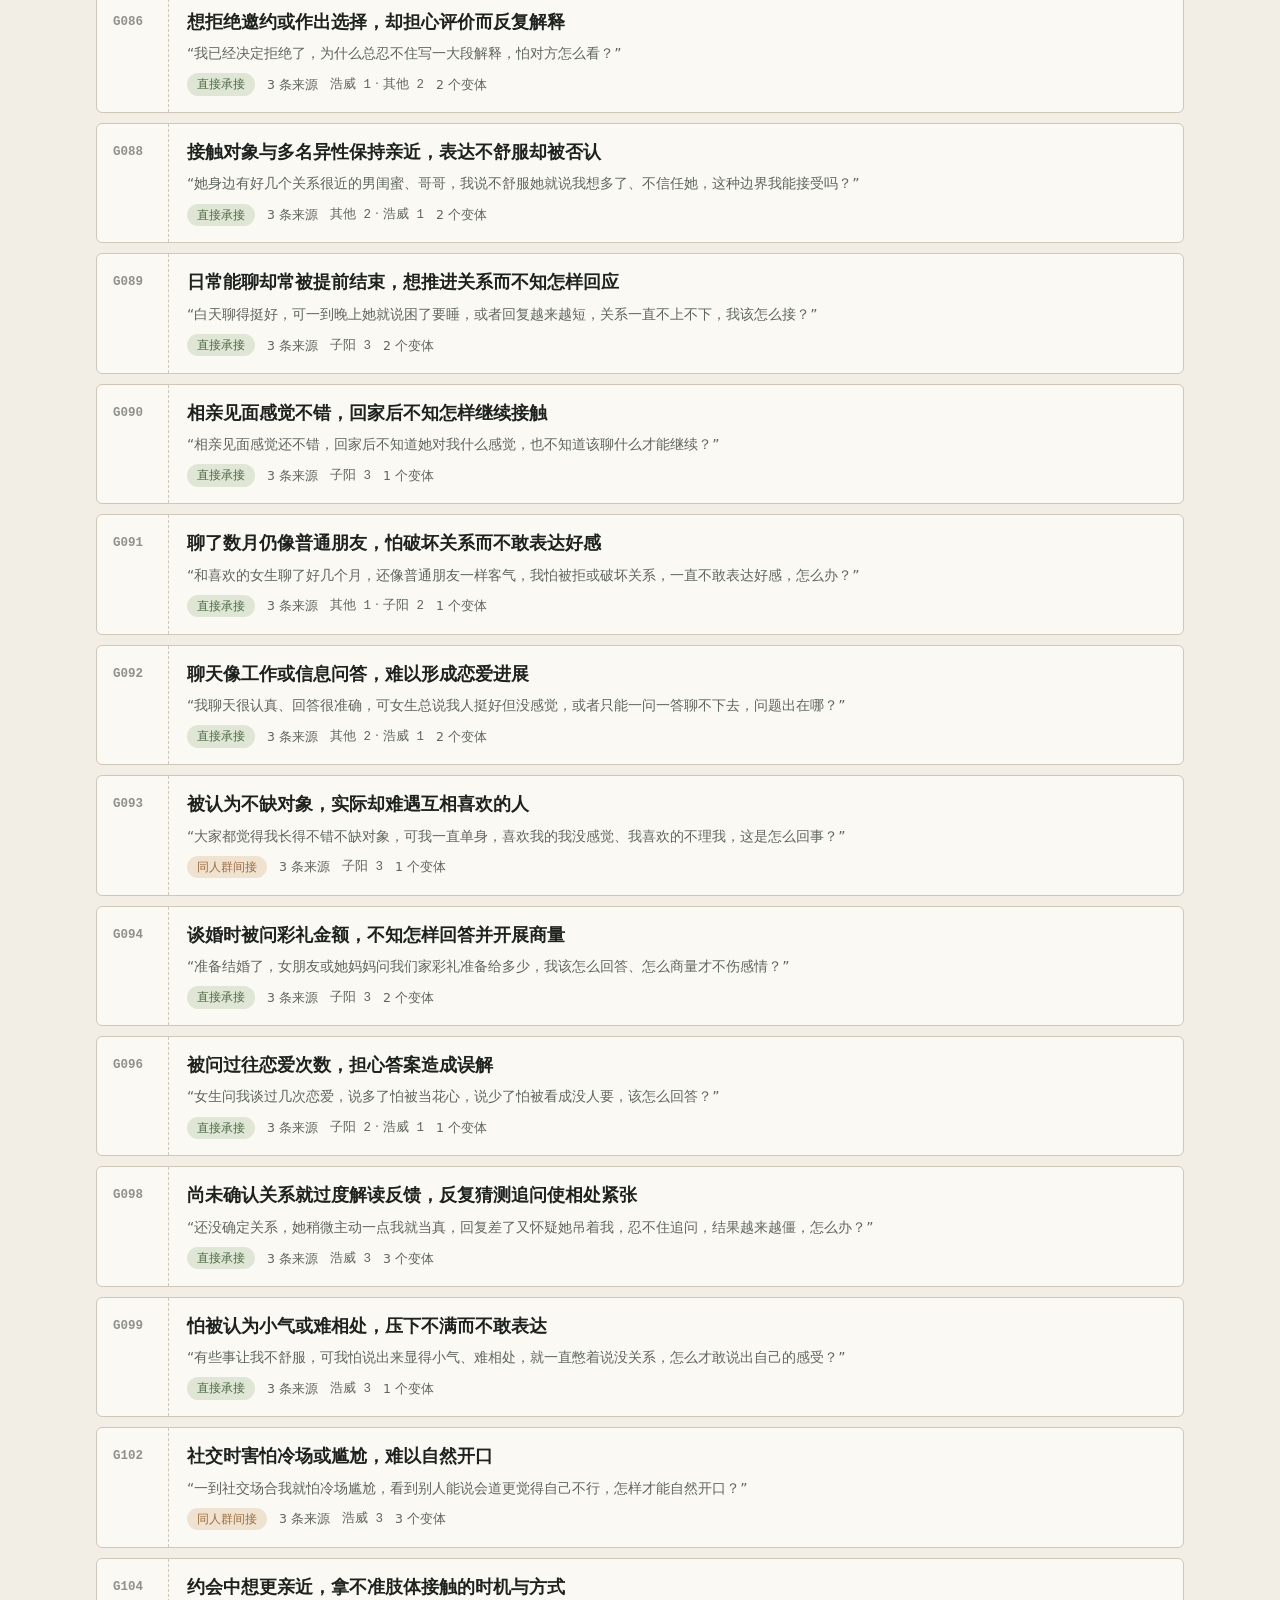
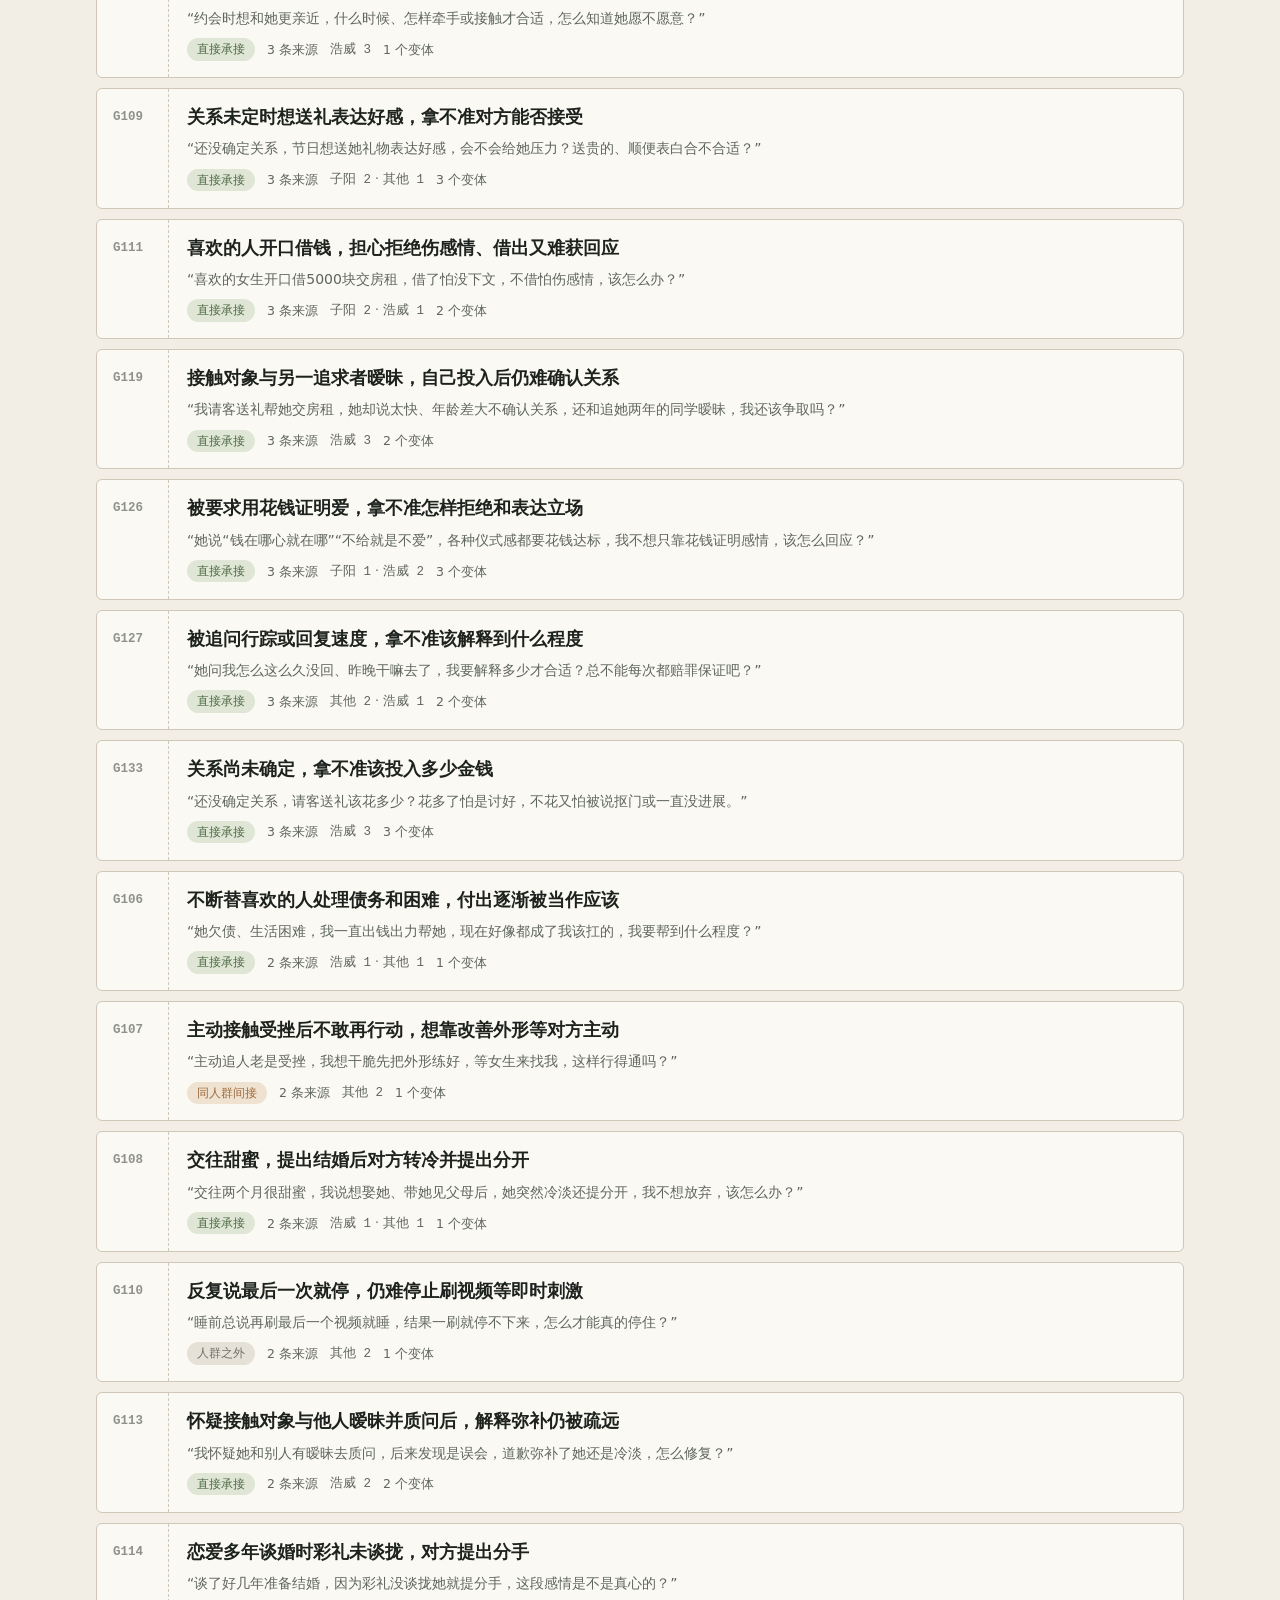
<file: situations.html>
<!doctype html><html><head><meta charset=utf8><meta name=viewport content="width=device-width,initial-scale=1,viewport-fit=cover"><style>:root{color-scheme:light;box-sizing:border-box;padding-top:env(safe-area-inset-top,0px);padding-bottom:env(safe-area-inset-bottom,0px)}html{scroll-padding-top:env(safe-area-inset-top,0px)}body{margin:0;padding:0;font:14px -apple-system,BlinkMacSystemFont,sans-serif;background:#fff;color:#000}img{max-width:100%}[hidden]:not([hidden=until-found i]){display:none!important}</style><title>同行遭遇索引 · 周靖达</title>
</head><body class="pf-lib">
<nav class="pf-nav" aria-label="站内导航"><div class="in">
<a class="me" href="index.html">周靖达 · IP 编导</a>
<a class="back" href="index.html#archive">← 返回主页</a>
<span class="br" aria-hidden="true"></span>
<a class="l" href="situations.html" aria-current="page">遭遇索引</a>
<a class="l" href="needs.html">需求拆解</a>
<a class="l" href="topics.html">选题库</a>
<a class="l" href="method.html">文案方法论</a>
<a class="btn" href="index.html#contact">联系我</a>
</div></nav>
<div class="pf-pos"><p><span class="pf-crumb"><a class="pf-step" href="method.html#h-flow">写稿流程 02 · 选题</a><span class="pf-chain"><b aria-current="page">①用户遭遇</b><i>→</i><a href="needs.html">②底层需求</a><i>→</i><a href="topics.html">③选题库</a></span></span></p></div>


<style>
/* 布局：编导作品集式的研究档案。首屏论点 → 方法链路（真实漏斗数字）→ 分布 → 精选遭遇 → 完整索引。
   视觉母题：资料卡片的编号栏与虚线装订线；一处大胆处理放在首屏超大衬线数字。 */
:root{
  --bg:#EEF0EC; --paper:#FBFCFA; --sunk:#E4E7E2; --ink:#151B19; --muted:#5B6560; --faint:#8A938E; --line:#D3D8D1;
  --accent:#2E3F86; --accent-soft:#DFE3F3; --accent-ink:#FBFCFA;
  --t-direct:#24704F; --t-direct-soft:#D7ECE1; --t-near:#94650F; --t-near-soft:#F3E6CB; --t-out:#6A706D; --t-out-soft:#E2E5E1;
  --f-display:"PingFang SC","Microsoft YaHei","Noto Sans SC",system-ui,sans-serif;
  --f-body:"PingFang SC","Microsoft YaHei","Noto Sans SC","Hiragino Sans GB",system-ui,sans-serif;
  --f-mono:ui-monospace,"SFMono-Regular",Consolas,"Liberation Mono",monospace;
  --r:12px;
}
@media (prefers-color-scheme: dark){:root:not([data-theme="light"]){
  --bg:#0F1312; --paper:#171C1A; --sunk:#0B0E0D; --ink:#E6EBE8; --muted:#9AA49F; --faint:#6E7873; --line:#28302D;
  --accent:#A3B1F0; --accent-soft:#232945; --accent-ink:#0F1312;
  --t-direct:#71CDA1; --t-direct-soft:#1A3026; --t-near:#E3B65D; --t-near-soft:#332914; --t-out:#A4AAA7; --t-out-soft:#242927;
  color-scheme:dark}}
:root[data-theme="dark"]{
  --bg:#0F1312; --paper:#171C1A; --sunk:#0B0E0D; --ink:#E6EBE8; --muted:#9AA49F; --faint:#6E7873; --line:#28302D;
  --accent:#A3B1F0; --accent-soft:#232945; --accent-ink:#0F1312;
  --t-direct:#71CDA1; --t-direct-soft:#1A3026; --t-near:#E3B65D; --t-near-soft:#332914; --t-out:#A4AAA7; --t-out-soft:#242927;
  color-scheme:dark}
*{box-sizing:border-box}
html{scroll-behavior:smooth}
body{background:var(--bg);color:var(--ink);font-family:var(--f-body);font-size:15px;line-height:1.7;margin:0;-webkit-font-smoothing:antialiased}
body::before{content:"";position:fixed;inset:0 0 auto;height:env(safe-area-inset-top,0px);z-index:10;background:var(--bg)}
.wrap{max-width:1120px;margin:0 auto;padding-left:max(16px,env(safe-area-inset-left,0px));padding-right:max(16px,env(safe-area-inset-right,0px))}
.kicker{font-family:var(--f-mono);font-size:12px;letter-spacing:.14em;text-transform:uppercase;color:var(--muted)}
h2{font-family:var(--f-display);font-weight:700;font-size:clamp(22px,3vw,28px);line-height:1.3;margin:0;text-wrap:balance}
.sec-head{display:grid;gap:8px;margin-bottom:22px;max-width:70ch}
.sec-head p{margin:0;color:var(--muted)}
section.block{padding-block:56px 8px}

/* 首屏 */
.hero{padding-block:56px 24px;display:grid;grid-template-columns:minmax(0,1.25fr) minmax(0,1fr);gap:40px;align-items:end}
.hero h1{font-family:var(--f-display);font-weight:900;font-size:clamp(34px,6vw,64px);line-height:1.08;letter-spacing:-.01em;margin:14px 0 18px;text-wrap:balance}
.hero h1 em{font-style:normal;color:var(--accent)}
.hero .lede{font-size:16.5px;color:var(--muted);max-width:44ch;margin:0}
.bignum{display:grid;gap:4px;justify-items:start;border-left:1px dashed var(--line);padding-left:28px}
.bignum b{font-family:var(--f-display);font-weight:900;font-size:clamp(88px,14vw,168px);line-height:.9;color:var(--ink);font-variant-numeric:tabular-nums}
.bignum span{font-size:14px;color:var(--muted)}
.byline{display:flex;flex-wrap:wrap;gap:6px 18px;font-size:13px;color:var(--muted);border-top:1px solid var(--line);padding-top:14px;margin-top:8px}
.byline b{color:var(--ink);font-weight:500}

/* 方法链路 */
.flow{display:grid;grid-template-columns:repeat(5,minmax(0,1fr));gap:0;border:1px solid var(--line);border-radius:var(--r);background:var(--paper);overflow:hidden}
.step{padding:20px 18px 22px;border-right:1px dashed var(--line);display:grid;gap:6px;align-content:start;min-width:0}
.step:last-child{border-right:0}
.step .no{font-family:var(--f-mono);font-size:12px;color:var(--faint)}
.step .v{font-family:var(--f-display);font-weight:700;font-size:32px;line-height:1.1;font-variant-numeric:tabular-nums}
.step .v small{font-family:var(--f-body);font-size:13px;font-weight:500;color:var(--muted);margin-left:4px}
.step .t{font-weight:500;font-size:14.5px}
.step p{margin:0;font-size:13px;color:var(--muted)}

/* 分布 */
.dist{display:grid;grid-template-columns:minmax(0,1.3fr) minmax(0,1fr);gap:20px}
.panel{background:var(--paper);border:1px solid var(--line);border-radius:var(--r);padding:20px 22px;min-width:0}
.panel h3{font-size:13px;font-weight:500;color:var(--muted);margin:0 0 14px;letter-spacing:.04em}
.stack{display:flex;height:34px;border-radius:8px;overflow:hidden;background:var(--sunk)}
.stack div{height:100%}
.legend{display:grid;gap:10px;margin-top:16px}
.legend .li{display:grid;grid-template-columns:14px minmax(0,1fr) auto;gap:10px;align-items:baseline}
.legend .sw{width:10px;height:10px;border-radius:3px;align-self:center}
.legend .n{font-family:var(--f-mono);font-size:13px;font-variant-numeric:tabular-nums;color:var(--muted);white-space:nowrap}
.legend p{margin:0;font-size:12.5px;color:var(--muted)}
.bars{display:grid;gap:10px}
.bars .br{display:grid;grid-template-columns:44px minmax(0,1fr) 72px;gap:10px;align-items:center;font-size:13.5px}
.bars .track{height:10px;background:var(--sunk);border-radius:6px;overflow:hidden}
.bars .fill{height:100%;background:var(--accent);border-radius:6px}
.bars .n{font-family:var(--f-mono);font-size:12.5px;color:var(--muted);text-align:right;font-variant-numeric:tabular-nums}
.panel .foot{font-size:12px;color:var(--faint);margin:14px 0 0}

/* 精选 */
.feature{display:grid;grid-template-columns:repeat(3,minmax(0,1fr));gap:14px}
.fcard{background:var(--paper);border:1px solid var(--line);border-radius:var(--r);padding:18px 18px 16px;display:grid;gap:10px;align-content:start;min-width:0;cursor:pointer;text-align:left;font:inherit;color:inherit}
.fcard:hover{border-color:var(--accent)}
.fcard .top{display:flex;justify-content:space-between;align-items:baseline;gap:8px}
.fcard .gid{font-family:var(--f-mono);font-size:12px;color:var(--faint)}
.fcard .cnt{font-family:var(--f-display);font-weight:700;font-size:26px;line-height:1;font-variant-numeric:tabular-nums}
.fcard .cnt small{font-family:var(--f-body);font-size:12px;font-weight:400;color:var(--muted);margin-left:3px}
.fcard .q{font-family:var(--f-display);font-weight:500;font-size:15.5px;line-height:1.55;margin:0}
.fcard .nm{font-size:12.5px;color:var(--muted);margin:0}

/* 索引 */
.bar{position:sticky;top:env(safe-area-inset-top,0px);z-index:5;background:var(--bg);border-bottom:1px solid var(--line);padding-block:12px;margin-top:20px}
.bar .in{display:grid;gap:10px}
.row{display:flex;flex-wrap:wrap;gap:8px;align-items:center}
.search{flex:1 1 300px;min-width:0}
.search input{width:100%;font:inherit;padding:10px 14px;border:1px solid var(--line);border-radius:10px;background:var(--paper);color:var(--ink)}
input:focus-visible,select:focus-visible,.chip:focus-visible,summary:focus-visible,button:focus-visible{outline:2px solid var(--accent);outline-offset:2px}
select{font:inherit;font-size:14px;padding:9px 10px;border:1px solid var(--line);border-radius:10px;background:var(--paper);color:var(--ink)}
.chip{font:inherit;font-size:13px;padding:5px 12px;border:1px solid var(--line);border-radius:999px;background:var(--paper);color:var(--ink);cursor:pointer;white-space:nowrap}
.chip[aria-pressed="true"]{background:var(--ink);border-color:var(--ink);color:var(--paper)}
.label{font-family:var(--f-mono);font-size:11.5px;color:var(--faint);letter-spacing:.08em;margin-right:2px}
.count{font-family:var(--f-mono);font-size:12.5px;color:var(--muted);font-variant-numeric:tabular-nums;margin-left:auto}
#list{padding-block:18px 56px;display:grid;gap:10px}
details.card{background:var(--paper);border:1px solid var(--line);border-radius:var(--r);overflow:hidden;scroll-margin-top:150px}
details.card[open]{border-color:var(--accent);box-shadow:0 1px 0 var(--line)}
summary{list-style:none;cursor:pointer;display:grid;grid-template-columns:72px minmax(0,1fr);gap:0}
summary::-webkit-details-marker{display:none}
.cgid{font-family:var(--f-mono);font-size:12.5px;font-weight:600;color:var(--faint);padding:18px 0 0 16px;border-right:1px dashed var(--line)}
.head{padding:16px 18px;display:grid;gap:7px;min-width:0}
.name{font-family:var(--f-display);font-size:17.5px;line-height:1.45;font-weight:700;margin:0;text-wrap:balance}
.surface{margin:0;color:var(--muted);font-size:14px}
.surface::before{content:"“"}.surface::after{content:"”"}
.meta{display:flex;flex-wrap:wrap;gap:6px 12px;align-items:center;font-size:12.5px;color:var(--muted);font-variant-numeric:tabular-nums}
.pill{display:inline-flex;align-items:center;gap:5px;padding:1px 10px;border-radius:999px;font-size:12px;font-weight:500}
.pill.direct{background:var(--t-direct-soft);color:var(--t-direct)}
.pill.near{background:var(--t-near-soft);color:var(--t-near)}
.pill.out{background:var(--t-out-soft);color:var(--t-out)}
.pill.read{background:var(--accent-soft);color:var(--accent)}
.mono{font-family:var(--f-mono)}
.body{padding:6px 22px 24px 90px;display:grid;gap:20px}
.sec h4{font-family:var(--f-mono);font-size:11.5px;letter-spacing:.1em;color:var(--faint);margin:0 0 8px;font-weight:500;text-transform:uppercase}
.sec p{margin:0;max-width:74ch}
.vars{display:grid;gap:8px;margin:0;padding:0;list-style:none}
.vars li{display:grid;grid-template-columns:auto minmax(0,1fr) auto;gap:3px 12px;align-items:baseline;padding:10px 12px;background:var(--sunk);border-radius:10px}
.vl{font-family:var(--f-mono);font-size:12px;font-weight:600;color:var(--accent)}
.vs{font-size:14px}
.vc{grid-column:2/3;font-size:12.5px;color:var(--muted)}
.vn{font-family:var(--f-mono);font-size:12px;color:var(--muted);white-space:nowrap}
.dot{display:inline-block;width:7px;height:7px;border-radius:50%;margin-right:5px;vertical-align:1px}
.dot.direct{background:var(--t-direct)}.dot.near{background:var(--t-near)}.dot.out{background:var(--t-out)}
.angles{margin:0;padding:0;list-style:none;display:grid;gap:6px}
.angles li{display:grid;grid-template-columns:minmax(0,1fr) auto;gap:12px;padding-left:14px;border-left:2px solid var(--accent-soft)}
.angles small{color:var(--faint);font-family:var(--f-mono);white-space:nowrap}
.attr{font-family:var(--f-display);font-size:15px;line-height:1.7}
.pending,.note{color:var(--muted);font-size:13.5px}
.srcs{display:grid;gap:4px;margin:0;padding:0;list-style:none;font-size:13px}
.srcs li{display:grid;grid-template-columns:36px minmax(0,1fr) auto;gap:10px}
.srcs .a{color:var(--faint)}
.srcs .r{font-family:var(--f-mono);font-size:12px;color:var(--faint);white-space:nowrap}
.srcs .rep{color:var(--accent);font-weight:500}
.more{font:inherit;font-size:13px;color:var(--accent);background:none;border:0;padding:4px 0;cursor:pointer}
.empty{padding:48px 0;text-align:center;color:var(--muted)}
footer{border-top:1px solid var(--line);padding-block:24px 48px;display:grid;grid-template-columns:minmax(0,1fr) minmax(0,1fr);gap:24px;font-size:12.5px;color:var(--muted)}
footer h5{font-family:var(--f-mono);font-size:11.5px;letter-spacing:.1em;color:var(--faint);margin:0 0 6px;font-weight:500}
footer p{margin:0}
@media (max-width:860px){
  .hero{grid-template-columns:1fr;gap:20px}
  .bignum{border-left:0;padding-left:0;border-top:1px dashed var(--line);padding-top:16px}
  .flow{grid-template-columns:1fr 1fr}
  .step{border-bottom:1px dashed var(--line)}
  .dist,.feature,footer{grid-template-columns:1fr}
}
@media (max-width:560px){
  .flow{grid-template-columns:1fr}.step{border-right:0}
  summary{grid-template-columns:54px minmax(0,1fr)}
  .cgid{padding-left:10px;font-size:11.5px}
  .body{padding:6px 14px 20px 14px}
  .vars li{grid-template-columns:auto minmax(0,1fr)}
  .vn{grid-column:2/3}
}
@media (prefers-reduced-motion:reduce){html{scroll-behavior:auto}}
</style>

<div class="wrap">
  <header class="hero">
    <div>
      <div class="kicker">编导研究 · 男性情感赛道</div>
      <h1 class="pf-h1-2"><span>从同赛道作品里，</span><span>找出<em>观众正在经历的事</em></span></h1>
      <p class="lede">把多个同赛道账号的 1875 篇口播文案逐篇判断，还原每条内容真正回应的用户遭遇，归并成可检索的遭遇库，作为自主选题的起点，而不是照搬同行选题。</p>
    </div>
    <div class="bignum"><b id="bigN">318</b><span>个可检索的用户遭遇组</span></div>
  </header>
  <div class="byline">
    <span>素材 <b>子阳代你破局 · 浩威Loveology · 其他同赛道账号</b></span>
    <span>方法 <b>同行遭遇还原 → 产品匹配 → 原文核对</b></span>
    <span>用途 <b>为底层需求拆解与选题开发提供素材</b></span>
  </div>
</div>

<section class="block wrap" aria-labelledby="m-h">
  <div class="sec-head">
    <div class="kicker">Method</div>
    <h2 id="m-h">从 1875 篇文案到 318 组遭遇</h2>
    <p>每一步都保留来源和判断理由。数字是本次研究的实际产出，不是估算。</p>
  </div>
  <div class="flow">
    <div class="step"><span class="no">01 · 判定</span><span class="v">1875<small>篇</small></span><span class="t">逐篇判断主线</span><p>只在作品主要回应一个具体处境时提取；观点混剪、口号与技巧清单不提取。</p></div>
    <div class="step"><span class="no">02 · 还原</span><span class="v">1651<small>条</small></span><span class="t">还原用户遭遇</span><p>写清谁、在什么处境、卡在哪里，并区分作者案例、泛化描述与假设教学。</p></div>
    <div class="step"><span class="no">03 · 归并</span><span class="v">318<small>组</small></span><span class="t">按完整问题归并</span><p>379 组经去重合并为 318 组；组内按卡点拆出场景变体，保留差异条件。</p></div>
    <div class="step"><span class="no">04 · 匹配</span><span class="v" id="vDirect">—<small>组</small></span><span class="t">对照产品判断</span><p>按能否被一对一咨询直接承接分三档，为获客优先的选题排序。</p></div>
    <div class="step"><span class="no">05 · 核对</span><span class="v" id="vRead">—<small>组</small></span><span class="t">回读原文补全</span><p>核心组读代表作原文，补上同行的解法与归因，并标出与原文不符的描述。</p></div>
  </div>
</section>

<section class="block wrap" aria-labelledby="d-h">
  <div class="sec-head">
    <div class="kicker">Distribution</div>
    <h2 id="d-h">九成以上的遭遇，能被咨询直接承接</h2>
    <p>按来源条数统计。来源包含同一案例或同一话术模板的多个版本，反映的是同赛道内容的分布，不是独立用户数。</p>
  </div>
  <div class="dist">
    <div class="panel">
      <h3>产品匹配三档（按来源条数）</h3>
      <div class="stack" id="stack" role="img" aria-label="产品匹配三档的来源占比"></div>
      <div class="legend" id="legend"></div>
    </div>
    <div class="panel">
      <h3>各账号贡献的来源条数</h3>
      <div class="bars" id="bars"></div>
      <p class="foot">子阳仅最近一年作品；浩威正文多于公开作品数；各账号覆盖范围不同，不宜直接比较。</p>
    </div>
  </div>
</section>

<section class="block wrap" aria-labelledby="f-h">
  <div class="sec-head">
    <div class="kicker">Highlights</div>
    <h2 id="f-h">来源最多的六个遭遇</h2>
    <p>多个账号都在反复回应的处境。点击卡片，在下方索引中展开详情。</p>
  </div>
  <div class="feature" id="feature"></div>
</section>

<section class="wrap" aria-labelledby="i-h" style="padding-top:56px">
  <div class="sec-head" style="margin-bottom:0">
    <div class="kicker">Index</div>
    <h2 id="i-h">完整遭遇索引</h2>
    <p>可按关键词、产品匹配、账号筛选。“怎么做”与归因是同行观点，只作选题参照。</p>
  </div>
</section>

<div class="bar">
  <div class="wrap in">
    <div class="row">
      <div class="search"><input id="q" type="search" placeholder="搜索表面问题、卡点、同行做法、作品标题…" aria-label="搜索遭遇"></div>
      <select id="sort" aria-label="排序">
        <option value="n">按来源数</option>
        <option value="acc">按覆盖账号数</option>
        <option value="gid">按组编号</option>
      </select>
    </div>
    <div class="row">
      <span class="label">咨询承接</span>
      <button class="chip" data-tier="" aria-pressed="true">全部</button>
      <button class="chip" data-tier="直接承接" aria-pressed="false">直接承接</button>
      <button class="chip" data-tier="同人群间接" aria-pressed="false">同人群间接</button>
      <button class="chip" data-tier="人群之外" aria-pressed="false">人群之外</button>
      <span class="label" style="margin-left:6px">账号</span>
      <button class="chip" data-acc="" aria-pressed="true">全部</button> <button class="chip" data-acc="子阳" aria-pressed="false">子阳</button>
      <button class="chip" data-acc="浩威" aria-pressed="false">浩威</button>
      <button class="chip" data-acc="其他" aria-pressed="false">其他</button>
      <span class="label" style="margin-left:6px">范围</span>
      
      <button class="chip" id="multi" aria-pressed="false">多个账号都讲过</button>
      <span class="count" id="count"></span>
    </div>
  </div>
</div>

<main class="wrap" id="list"></main>

<footer class="wrap">
  <div><h5>数据口径</h5><p>子阳、浩威为 2026-10-20 快照，其他为 2026 年 9 月快照。排名为账号内赞、评、藏、转四项之和的序位，只在账号内可比，无播放量。互动只说明内容被发布并获得反馈，不证明某个遭遇带来传播或获客。</p></div>
  <div><h5>证据边界</h5><p>遭遇的第一人称表述是分析改写，不是受访者原话；案例多为作者讲述，未经独立核实。其中 35 组回读过代表作原文并补充了同行做法，其余依据逐篇分析记录整理。</p></div>
</footer>

<script>
const DATA = [{"gid":"G001","name":"接触对象逐渐冷淡，拿不准关系走向与应对","surface":"她一开始挺主动、聊得也好，后来回消息越来越慢、越来越敷衍，甚至约不出来，我不知道发生了什么，是该继续找她、追问原因，还是停下来，这段关系还有没有戏？","aud":"处在接触期或暧昧期、想认真发展的男性：多为相亲、家里或亲戚介绍、朋友介绍认识的对象（接触数周至半年不等，部分双方说好奔着长期或结婚），也有追求中的对象、旧同学成为同事、工作中认识的同事或健身会员；少数已刚开始交往或已有女朋友。部分来源写明年龄约28—37岁，职业涉及体制内、软件技术、医药、做生意、律所合伙人等。","tier":"直接承接","vars":[{"l":"A","s":"对方起初主动热情，自己随之加大关心、陪伴、报备或承诺后，她反而越来越冷；拿不准该继续加码对她好，还是停下或结束","c":"未写明特定认识渠道或触发事件，变化被描述为“我越投入她越冷”","n":33,"t":"直接承接"},{"l":"B","s":"对方回复变慢、少主动后，自己在追问原因、多发消息补救与忍着不联系、等她先找之间来回摇摆，拿不准该问、该等还是停下","c":"焦点在自己面对冷淡时的反应（反复看手机、复盘聊天、写长文、怕一停联系就断）；部分来源提到怀疑她在接触别人或已有其他追求者","n":26,"t":"直接承接"},{"l":"C","s":"相亲或经人介绍认识、原本聊得好也见过面的对象，近来慢回、聊到一半消失、邀约总说忙；想继续推进却找不到变化原因","c":"相亲、家里或亲戚撮合、朋友介绍认识，多数写明双方以长期或结婚为前提接触，有明确的接触时长与见面经历","n":23,"t":"直接承接"},{"l":"D","s":"介绍对象在手机上越来越客套敷衍，自己想放弃或想挑明，又怕被拒；退下又怕错过、不甘心","c":"家里或介绍人认为女方印象不错，催促自己继续主动","n":2,"t":"直接承接"},{"l":"E","s":"在某个具体举动之后对方明显转冷（如急着表白、表明只喜欢她、谈“我养你”和婚后安排、劝她别喝酒、被调侃后连发语音解释、亲吻后回成“好朋友”、主动转账或亲密玩笑、加快确认关系），想知道哪里做错、还能不能挽回","c":"冷淡前有一个可指认的互动节点，当事人围绕该节点困惑","n":18,"t":"直接承接"},{"l":"F","s":"自认条件不差，也向对方展示过收入、车、外形或用昂贵安排挽回，起初能约出来，深入接触后对方仍变冷，不明白为什么条件换不来关系进展","c":"当事人把展示或提升经济、外形条件作为主要接触方式","n":8,"t":"直接承接"},{"l":"G","s":"喜欢的人是同事（含老同学换工作进了同一公司），接送约饭后对方变冷；想继续，又顾虑处理不好影响每天的工作相处","c":"同事关系，被冷淡或被拒后仍需日常见面","n":3,"t":"直接承接"},{"l":"H","s":"已经确定关系或刚开始交往后，女朋友热情减少、越来越敷衍；自己更用心迁就或加倍对她好仍无改善，拿不准怎样相处、是否继续","c":"已进入恋爱关系，而非接触期","n":5,"t":"直接承接"}],"n":118,"acc":{"其他":25,"浩威":83,"子阳":10},"data":74,"angles":[{"a":"冷淡源于自己加倍投入、提前承诺、给太多安全感而失去心理高位或主体性；应收回过度回应、延迟认可","n":3},{"a":"冷淡源于缺乏强者特质、内核撑不起外在价值，被定义为供养者；应敢拒绝、敢冒犯、激发人格自信","n":1},{"a":"被冷淡时建立接受一切结局的强者心态，不追问不加投入，把注意力放回提升自己","n":1},{"a":"暂停主动或断联，用朋友圈展示生活和行情，等对方回头试探时表明态度、立规矩","n":5},{"a":"断舍离：断联、舍掉执念、必要时删好友离开，逼对方回头","n":1},{"a":"高开低走是没有规则、错过升级窗口；应点明停滞、立投入对等规则并主动具体邀约推进","n":1},{"a":"用幽默调侃、情绪化聊天公式和画面暗示升温，在情绪高点邀约，而非直接表白","n":2},{"a":"冷淡源于用安全逻辑管束对方情绪需求（父爱失衡）；应停止说教，展示反差魅力","n":1}],"attr":"自己过度投入、提前承诺、给太多安全感导致失去心理高位或主体性；缺乏强者特质、内核与外在价值不匹配；关系没有规则、错过升级窗口；聊天缺乏情绪张力；对方新鲜感消退后低成本持有或被其他人吸引；用说教管控回应对方的情绪需求","read":true,"merged":[],"note":"332、0964、0897 为泛化描述，其余为作者声称案例。子阳 7588154426402098467、7686482140682308902 的主线是跨年邀约和聊天话术，冷淡只是案例起点。0964 指向「进入一段关系之后」的男性，阶段可能与变体 H 重叠。子阳 7604088882900012340 求助时已主动询问原因，归变体 B 成立，但其正文开头模板（每天都是你主动发消息）与 G002 变体 E 的子阳 7630831341633834255 相同。","src":[{"a":"其他","id":"7614144765399092486","t":"男人一旦失去这个位置，女人就会变心","r":8,"rep":true,"d":true},{"a":"浩威","id":"7551273599945002259","t":"女人冷淡的真相是什么？怎么破局冷淡？","r":22,"rep":true,"d":true},{"a":"浩威","id":"7532768585496775976","t":"当一个女人对你冷淡，不联系你的时候，就是你立规矩的绝佳时机","r":30,"rep":true,"d":true},{"a":"其他","id":"7608574409657322752","t":"关系破局的底层逻辑：从被动等待到高位筛选，男人如何立稳框架？","r":40,"rep":true,"d":true},{"a":"子阳","id":"7588154426402098467","t":"跨年夜“万能邀约公式”速邀友品细糠！","r":53,"rep":true,"d":true},{"a":"子阳","id":"7686482140682308902","t":"永远不会尬聊的万能升温关系公式！","r":58,"rep":true,"d":true},{"a":"子阳","id":"7604088882900012340","t":"女生开始冷淡你，就是翻盘的绝佳时机","r":66,"rep":true,"d":true},{"a":"浩威","id":"7536498972697857326","t":"女人对你热情之后又冷淡的根本原因是什么？","r":100,"rep":true,"d":true},{"a":"浩威","id":"7519815218977983753","t":"当一个女人不主动联系你的时候，如何打造静态价值反转吸引？","r":138,"rep":true,"d":true},{"a":"其他","id":"7649751156704546054","t":"为什么越靠谱的男人，越容易被女人当成长辈？","r":291,"rep":true,"d":true},{"a":"其他","id":"7655541264296742153","t":"为什么女人最容易辜负的，恰恰是最爱她的男人？","r":31,"rep":false,"d":true},{"a":"浩威","id":"7582862324369739060","t":"女生冷淡背后的真实原因是什么？怎么破局冷淡？","r":37,"rep":false,"d":true},{"a":"其他","id":"7650507470053444873","t":"学会虐恋框架，再难搞定的女人都能反过来倒追你","r":43,"rep":false,"d":true},{"a":"其他","id":"7630189137403907355","t":"为什么你无条件的好，换不来她发自内心的爱？","r":44,"rep":false,"d":true},{"a":"浩威","id":"7506417262207814912","t":"当一个女人不找你的时候，就是你拿回主体性的最佳时机","r":49,"rep":false,"d":true},{"a":"浩威","id":"7670390934227389723","t":"完整解析男人同时拿到女人和事业结果的12条底层秩序","r":52,"rep":false,"d":true},{"a":"浩威","id":"7507529191320096035","t":"她开始冷落你，回消息频率越来越低，这正是重塑吸引的绝佳机会","r":59,"rep":false,"d":true},{"a":"浩威","id":"7501221836508777743","t":"克制这3个行为，你就能吸引到女人","r":61,"rep":false,"d":true},{"a":"子阳","id":"7661994662516886836","t":"男生克制这个行为 女生会主动找你","r":67,"rep":false,"d":true},{"a":"浩威","id":"7501281095984418100","t":"掌握这3点，让女人对你从冷淡到热情","r":68,"rep":false,"d":true},{"a":"其他","id":"7680040870623694099","t":"学会虐恋框架，再难搞定的女人都能反过来倒追你","r":80,"rep":false,"d":true},{"a":"子阳","id":"7624489999643266338","t":"面对女人每句测试 都有满分答案","r":81,"rep":false,"d":true},{"a":"其他","id":"7626767430190173478","t":"掌握上瘾+戒断，让她害怕失去你","r":86,"rep":false,"d":true},{"a":"子阳","id":"7611140837103193396","t":"女生对你忽冷忽热 一招逆风翻盘！","r":88,"rep":false,"d":true},{"a":"浩威","id":"7606254378701425947","t":"会回消息但从不主动，塑造内核才能制造吸引","r":88,"rep":false,"d":true},{"a":"子阳","id":"7648231151500348712","t":"女生不主动，就是推进关系的最好时机","r":89,"rep":false,"d":true},{"a":"浩威","id":"7570247758960004379","t":"如何在感情中立规矩？高开低走的关系又该怎么破局？","r":91,"rep":false,"d":true},{"a":"其他","id":"7631699930641354035","t":"为什么有些男人条件一般，却能一直掌控关系","r":92,"rep":false,"d":true},{"a":"其他","id":"7671115364754853129","t":"男人一旦失去这个位置，女人就会变心","r":98,"rep":false,"d":true},{"a":"浩威","id":"7480023705641422080","t":"捕捉到这3个心理漏洞 ，你就会对她产生极强的吸引力","r":109,"rep":false,"d":true},{"a":"其他","id":"7671484037520706866","t":"为什么你对女人越好，她越会离开你？","r":119,"rep":false,"d":true},{"a":"浩威","id":"7633279840732417334","t":"永远让一个女人对你保持饥饿感，就是她对你上头的必要因素","r":125,"rep":false,"d":true},{"a":"浩威","id":"7676750321267330367","t":"如何在感情中立规矩？高开低走的关系又该怎么破局？","r":135,"rep":false,"d":true},{"a":"子阳","id":"7647511967531371776","t":"女生对你冷淡 就是你的翻盘节点","r":137,"rep":false,"d":true},{"a":"子阳","id":"7677959741959589146","t":"女生聊天不主动 三招让她主动联系你!","r":151,"rep":false,"d":true},{"a":"浩威","id":"7611124815562411304","t":"女人要的不是安全感，而是情绪刺激","r":154,"rep":false,"d":true},{"a":"浩威","id":"7519675434540354854","t":"当一个女人冷落你的时候，是最能考验你主体性的时候","r":159,"rep":false,"d":true},{"a":"浩威","id":"7561405067421551922","t":"越快乐的感情，越会长久，懂得快乐，就懂得怎么谈长久关系","r":160,"rep":false,"d":true},{"a":"浩威","id":"7678992407794355471","t":"当你具备主体性，再冷淡的女人也会被重新吸引","r":174,"rep":false,"d":true},{"a":"浩威","id":"7591084994286718248","t":"长期关系中的反人性认知，你越会“享受当下”感情越稳定","r":196,"rep":false,"d":true},{"a":"其他","id":"7646643219450711311","t":"女人从热情变冷淡的真相是什么？一个视频给你拆解清楚","r":199,"rep":false,"d":true},{"a":"其他","id":"7637504777051589929","t":"3个动作，让女人越来越离不开你","r":203,"rep":false,"d":true},{"a":"浩威","id":"7578847703996599594","t":"同事关系不是感情的阻碍，而是情绪升温的机会，关键在于怎么做","r":205,"rep":false,"d":true},{"a":"浩威","id":"7671611995589840169","t":"一个女人会回你消息但从不对你主动，这是加强吸引的绝佳机会","r":210,"rep":false,"d":true},{"a":"浩威","id":"7695745030341823770","t":"你的语言边界决定了你的吸引力","r":211,"rep":false,"d":true},{"a":"子阳","id":"7630454012441152808","t":"只通过聊天，就让女生对你心痒痒","r":216,"rep":false,"d":true},{"a":"浩威","id":"7641191763092327726","t":"感情是两个人之间的权力平衡，你得让对方觉得你是有价值的、是可能失去的，她才会认真对待你。","r":220,"rep":false,"d":true},{"a":"其他","id":"7625659399750634762","t":"陷入情感内耗怎么办？教你三步重构情感资产布局","r":238,"rep":false,"d":true},{"a":"浩威","id":"7488172434483383587","t":"情绪匮乏的很大原因，都是因为对稳定性的过度追求","r":240,"rep":false,"d":true},{"a":"其他","id":"7684217028751707443","t":"女人越主动你反而越被动，关系失衡的根源是你不够直男","r":256,"rep":false,"d":true},{"a":"浩威","id":"7595802131148393768","t":"当女人对你冷淡，你越稳她反而越慌","r":261,"rep":false,"d":true},{"a":"浩威","id":"7624110376677854483","t":"一期视频讲透女人冷淡你该怎么翻盘","r":264,"rep":false,"d":true},{"a":"浩威","id":"7686830737521167643","t":"一个男人的价值越高，就越容易陷入“价值唯一论”","r":272,"rep":false,"d":true},{"a":"浩威","id":"7611761182411590946","t":"只要你拥有“强者心态”，就能应对任何冷淡","r":277,"rep":false,"d":true},{"a":"浩威","id":"7654528249648778559","t":"你对她的好一旦变成确定性，吸引力就开始归零","r":280,"rep":false,"d":true},{"a":"其他","id":"7594797161540242722","t":"忽冷忽热不是问题 低位应对才是","r":286,"rep":false,"d":true},{"a":"浩威","id":"7667421226368781568","t":"建立二次吸引最简单的方式就是弃猫效应","r":295,"rep":false,"d":true},{"a":"其他","id":"7656076544485379369","t":"让顶美上头的3个底层逻辑","r":296,"rep":false,"d":true},{"a":"其他","id":"7672986606789217590","t":"关系破局的底层逻辑：从被动等待到高位筛选，男人如何立稳框架？","r":304,"rep":false,"d":true},{"a":"浩威","id":"7615585864663518504","t":"什么是相处框架？男人如何建立相处框架？一个视频聊透","r":307,"rep":false,"d":true},{"a":"浩威","id":"7687831909803592994","t":"女人都是脏的，她们的欲望比你想象得更野更疯狂","r":313,"rep":false,"d":true},{"a":"其他","id":"7661995250918919476","t":"女人拒绝你，不是因为你不够好，而是出现了人设断层","r":313,"rep":false,"d":true},{"a":"其他","id":"7660369590609890595","t":"30+男人如何激活自己的潜在性魅力","r":320,"rep":false,"d":true},{"a":"浩威","id":"7503390811019627776","t":"持续不断地占用她的注意力，女人就会对你着迷","r":321,"rep":false,"d":true},{"a":"其他","id":"7673459969525665075","t":"没有框架的男人，再高价值也会被关系消耗 聊天分析 聊天案例 思维认知","r":321,"rep":false,"d":true},{"a":"浩威","id":"7530847437770984704","t":"为什么你越“优秀”，女人越觉得索然无味？","r":326,"rep":false,"d":true},{"a":"浩威","id":"7540529236411452724","t":"能否搞定一段关系，取决的不是付出多少 而是你有多“稀缺”","r":327,"rep":false,"d":true},{"a":"其他","id":"7654949134121585926","t":"高段位女人的主动，其实是一场测试","r":333,"rep":false,"d":true},{"a":"浩威","id":"7690057776311143689","t":"让女人对你从热情到冷淡的三个行为","r":364,"rep":false,"d":true},{"a":"浩威","id":"7689059758728400179","t":"已经被你吸引的女人，最不应该的就是着急进攻","r":378,"rep":false,"d":true},{"a":"浩威","id":"7695373553999083939","t":"好男人永远不能得到女人发自内心的爱","r":380,"rep":false,"d":true},{"a":"浩威","id":"7690476356391554331","t":"一期视频讲透高段位男人绝不会做的十二件事","r":381,"rep":false,"d":true},{"a":"其他","id":"7684123886706855219","t":"看透女性的慕强心理，才能在相处中降维打击","r":392,"rep":false,"d":true},{"a":"浩威","id":"7696737649851174187","t":"如何勾起女人的生理欲望？","r":416,"rep":false,"d":true},{"a":"浩威","id":"7509350982225022219","t":"女人不回你消息的四个原因","r":null,"rep":false,"d":false},{"a":"浩威","id":"7528387284031360294","t":"当一个女人冷落你，这正是塑造自我内核，二次吸引的绝佳时机","r":null,"rep":false,"d":false},{"a":"浩威","id":"7535058177281363209","t":"当一个女人冷淡你的时候，就是你拿回主体性的最佳时机","r":null,"rep":false,"d":false},{"a":"浩威","id":"7536056909334465802","t":"暧昧的女生，对你忽冷忽热怎么办？","r":null,"rep":false,"d":false},{"a":"浩威","id":"7536540238009601331","t":"当一个女人对你冷淡，不回你消息的时候 就是你二次吸引的绝佳时机","r":null,"rep":false,"d":false},{"a":"浩威","id":"7540140865990216960","t":"高价值聊天跟低价值聊天，到底有什么不一样？","r":null,"rep":false,"d":false},{"a":"浩威","id":"7541369600030559527","t":"女人的冷落，反而是你重塑价值，建立吸引的绝佳机会","r":null,"rep":false,"d":false},{"a":"浩威","id":"7560658215176834331","t":"面对冷淡，打破预期反而是有效的破局方式","r":null,"rep":false,"d":false},{"a":"浩威","id":"7562141486754598194","t":"女人不回消息，冷落你，其实最能考验你的主体性","r":null,"rep":false,"d":false},{"a":"浩威","id":"7563264778068675886","t":"高开低走的关系，大概率是你的相处框架出现了问题","r":null,"rep":false,"d":false},{"a":"浩威","id":"7567348585201798442","t":"当女人开始冷落你，回消息速度越来越慢的时候 正是你加强吸引的绝佳机会","r":null,"rep":false,"d":false},{"a":"浩威","id":"7569937894123523354","t":"女人对你冷落的时候，就是拿回主体性的最佳时机","r":null,"rep":false,"d":false},{"a":"浩威","id":"7575509252437986612","t":"面对冷落，找回主体性是唯一的破局思路","r":null,"rep":false,"d":false},{"a":"浩威","id":"7577733277843229958","t":"看懂女人行为背后的逻辑，远比直接给出关怀更有价值","r":null,"rep":false,"d":false},{"a":"浩威","id":"7582445130355871028","t":"“稀缺价值”才是让女人追随的关键","r":null,"rep":false,"d":false},{"a":"浩威","id":"7584301232471231790","t":"吸引从来不是靠“付出”建立的，而是靠“稀缺”来维持的","r":null,"rep":false,"d":false},{"a":"浩威","id":"7590981169013935412","t":"保持低需求，才会激发女人的生理喜欢","r":null,"rep":false,"d":false},{"a":"浩威","id":"7592943151753497865","t":"你的克制就是吸引力的来源","r":null,"rep":false,"d":false},{"a":"浩威","id":"7597396275151047946","t":"男人的框架和相处的规矩，才是吸引女人追随的核心点","r":null,"rep":false,"d":false},{"a":"浩威","id":"7602219675874823465","t":"当女人不联系你的时候，就是你拿回“主体框架”的最佳时机","r":null,"rep":false,"d":false},{"a":"浩威","id":"7605081423933885734","t":"女人冷淡你背后的底层逻辑是什么？","r":null,"rep":false,"d":false},{"a":"浩威","id":"7605895972106947878","t":"你越会需求克制，她就会越主动","r":null,"rep":false,"d":false},{"a":"浩威","id":"7618070023340297472","t":"不够喜欢你的女生，其实很好搞定","r":null,"rep":false,"d":false},{"a":"浩威","id":"7620779861270908166","t":"当一个女生对你冷淡 反而是你推进关系的绝佳时机","r":null,"rep":false,"d":false},{"a":"浩威","id":"7621517935705591059","t":"女人对你越主动，你越要保持警惕","r":null,"rep":false,"d":false},{"a":"浩威","id":"7621777491694308650","t":"女人离不开的是你在她面前的心理位置","r":null,"rep":false,"d":false},{"a":"浩威","id":"7624113864107429162","t":"女人最上头的，是那个敢随时离开她的男人","r":null,"rep":false,"d":false},{"a":"浩威","id":"7625970243445296399","t":"一期视频讲透女人对你从热到冷的底层逻辑","r":null,"rep":false,"d":false},{"a":"浩威","id":"7627384285883813154","t":"高段位男人拿捏女人的三个核心心法","r":null,"rep":false,"d":false},{"a":"浩威","id":"7629307655001099535","t":"一期视频讲透男人必须吃透的顶级两性思维","r":null,"rep":false,"d":false},{"a":"浩威","id":"7629597806700793151","t":"保持低需求，才会激发女人的生理喜欢","r":null,"rep":false,"d":false},{"a":"浩威","id":"7633388782158384426","t":"克制住这三个下头行为，女人就会从冷淡变主动","r":null,"rep":false,"d":false},{"a":"浩威","id":"7636734387177966867","t":"吸引力从来不是用安全感制造的，而是用带领产生的","r":null,"rep":false,"d":false},{"a":"浩威","id":"7638904337040788770","t":"女人对你高开低走的根本原因","r":null,"rep":false,"d":false},{"a":"浩威","id":"7644414926794083610","t":"她不是不爱你了，是你在她眼里已经没有悬念了","r":null,"rep":false,"d":false},{"a":"浩威","id":"7650082366479813926","t":"女人要的不是安全感，而是情绪刺激","r":null,"rep":false,"d":false},{"a":"浩威","id":"7655178156193615123","t":"没有“需求感”，才是制造二次吸引的绝佳时刻","r":null,"rep":false,"d":false},{"a":"浩威","id":"7662969824535940367","t":"用商业谈判的思维谈感情，搞定关系就跟喝水一样简单。","r":null,"rep":false,"d":false},{"a":"浩威","id":"7680784490070887716","t":"她对你的热情，是怎么被你亲手弄丢的","r":null,"rep":false,"d":false},{"a":"浩威","id":"7680870425148116267","t":"女人离不开的是你在她面前的心理位置","r":null,"rep":false,"d":false},{"a":"浩威","id":"7683487930052054306","t":"价值越高的男人，越容易陷入“价值唯一论”","r":null,"rep":false,"d":false},{"a":"浩威","id":"7696098209977928986","t":"如何激发女人对你的欲望？","r":null,"rep":false,"d":false},{"a":"其他","id":"7569990487067725066","t":"为什么你对女人越好，她越会离开你？","r":null,"rep":false,"d":false},{"a":"其他","id":"7630446690213907762","t":"女人冷淡你的真相，99%男人都理解错","r":null,"rep":false,"d":false}]},{"gid":"G002","name":"持续付出却少有回馈，想让相处更对等","surface":"我一直给她花钱、送礼、关心、帮忙，她却觉得理所当然，很少为我做什么，也不怎么回应我，这样只有我一个人在付出的关系还要不要继续？怎么才能让她也对我上心？","aud":"处在追求期、暧昧期、相亲接触期的男性为主，也有已交往（含交往三年）的男性；多写明愿意花钱、收入或条件不差，部分为做生意、建筑、互联网大厂运营、外贸、工程、程序员等，年龄多在30岁上下；认识渠道含相亲、朋友介绍、社交软件、台球厅等娱乐场所及业务合作。","tier":"直接承接","vars":[{"l":"A","s":"持续投入时间、钱和关心，对方习惯接受、少有回馈或仍冷淡；拿不准还要不要继续加码，或付出该停在哪里","c":"尚未提出自己的需要，困惑集中在投入与回应的落差本身（含资源投入后对付出含义理解不一致的情形）","n":29,"t":"直接承接"},{"l":"B","s":"为对方花钱、投资或照顾很多，自己生病住院时只收到一句「好好休息」，很难受，怀疑付出值不值，又放不下","c":"自己生病或需要照顾时，对方的关心不及预期；部分来源同时是对方创业的投资人","n":9,"t":"直接承接"},{"l":"C","s":"也想被照顾、希望她一起投入，却不敢开口，怕显得计较、小气、不绅士、有所图，或怕一提要求关系就崩","c":"需要从未说出口，只能继续单方面付出","n":10,"t":"直接承接"},{"l":"D","s":"提出想彼此投入或请她配合一次时，被说是在逼她、无理取闹、都是我自愿的，或对方不耐烦、甚至离开","c":"已经表达过需要或尝试沟通不对等，沟通本身受挫","n":8,"t":"直接承接"},{"l":"E","s":"聊天、见面、接送都由自己发起，对方愿意接受却从不主动，我一停就没了联系；拿不准她是否愿意一起经营、还该不该继续主动","c":"不对等主要体现在联系和邀约的主动性上，而非花钱","n":5,"t":"直接承接"},{"l":"F","s":"长期关心照顾、随叫随到帮忙，对方只说谢谢、你真好、人挺好，却没有恋爱意愿或说没感觉","c":"付出被接受为照顾或帮助，对方明确或隐含表示没有感觉","n":7,"t":"直接承接"},{"l":"G","s":"吃饭、奶茶、车费、礼物总由自己买单，对方要求越来越多或常带闺蜜同来，自己一犹豫就被冷待；拿不准是否继续","c":"不对等集中在日常开销分担和对方持续提出的消费要求","n":8,"t":"直接承接"},{"l":"H","s":"已经在一起，自己送贵重礼物、固定转账、精心准备纪念日，却感受不到尊重与回应，甚至被说只会给钱、不懂她；或自己的需要从不被想到","c":"已确定恋爱关系（交往不久至三年）","n":4,"t":"直接承接"}],"n":80,"acc":{"浩威":63,"其他":13,"子阳":4},"data":33,"angles":[{"a":"引导对方付出：放大她小付出的情绪回馈、让她在擅长领域投入、管理回应节奏，借认知自洽和沉没成本加深投入","n":2},{"a":"直接表达感受、提出小而具体的要求，付出附带交换条件（价值交换）","n":4},{"a":"先建立价值和相处框架再交付真诚；对方敷衍就暂停投入、专注自己","n":1},{"a":"停止无门槛单向付出，避免释放「你比她更需要这段关系」的廉价信号","n":1},{"a":"制造危机感（报备有人介绍对象、暗示与他人吃饭）激发对方的占有欲","n":2},{"a":"停止主动、点破只由自己主动的不对等，再抽离或以离开表明态度","n":2},{"a":"提出条件时做好随时撤退的准备，选择大于努力，可以换人","n":1}],"attr":"付出无门槛、无框架、不提要求，被对方视为理所当然或廉价；未引导对方投入导致关系结构和价值天平失衡；对方（段位低或被惯坏）缺乏付出意识；过度主动惯出对方不主动；把价值等同于花钱、真诚给得太早","read":true,"merged":[],"note":"341、0911、349、1056、1109、055 为泛化描述或理论单元，其中 0911（价值、框架、真诚三张牌）、055（四种廉价信号）、349（三种敢要）的付出不对等只是全文的一部分，0911 的求助仅一句作者转述。1056、1109 指向已在一起的关系，阶段与变体 H（已确定恋爱关系）重叠。0154、188 的案例中双方均未确定关系，188 女方后文自称「当然是朋友」。","src":[{"a":"浩威","id":"7488172997249895720","t":"女人对你越主动，你越要保持警惕","r":26,"rep":true,"d":true},{"a":"其他","id":"7610748644257434895","t":"如何让女人越投入越离不开你？","r":58,"rep":true,"d":true},{"a":"其他","id":"7607776170024750388","t":"为什么“提要求”的男人反而更有吸引力","r":72,"rep":true,"d":true},{"a":"浩威","id":"7537929996317248819","t":"女人不主动？用对方法反向拿捏！","r":87,"rep":true,"d":true},{"a":"子阳","id":"7630831341633834255","t":"女生不主动 三字公式原地脱单","r":108,"rep":true,"d":true},{"a":"浩威","id":"7548057120667684135","t":"任何一段关系，都离不开这六个字","r":114,"rep":true,"d":true},{"a":"浩威","id":"7675695600951741705","t":"“付出引导”女人只会爱上让她付出的男人","r":142,"rep":true,"d":true},{"a":"其他","id":"7653174752017796395","t":"年龄差恋爱如何避免被拿捏","r":206,"rep":true,"d":true},{"a":"其他","id":"7678297737896545587","t":"在女人面前，永远不要暴露这四个廉价信号","r":261,"rep":true,"d":true},{"a":"浩威","id":"7506900552639384847","t":"你对女人越好，她越会离开你","r":null,"rep":true,"d":false},{"a":"子阳","id":"7589987198296984867","t":"什么样的女人才是 人间极品","r":76,"rep":false,"d":true},{"a":"浩威","id":"7479011261271887156","t":"利用好“增强回路”，就能在喜欢的女人身上拿结果","r":90,"rep":false,"d":true},{"a":"其他","id":"7684219821147409705","t":"男人在关系里的高位，关键看你能不能守住这3种权力","r":91,"rep":false,"d":true},{"a":"子阳","id":"7648189577085177123","t":"什么样的女人才是真的爱你","r":102,"rep":false,"d":true},{"a":"其他","id":"7629707101798993195","t":"她为你付出过这三种成本吗？","r":110,"rep":false,"d":true},{"a":"其他","id":"7675212255633378600","t":"男人掌控关系的核心，不是技巧而是甲方意识","r":125,"rep":false,"d":true},{"a":"浩威","id":"7531341399950757120","t":"一个男人最大的魅力，来自于你的“攻击性”","r":145,"rep":false,"d":true},{"a":"浩威","id":"7491225830123883811","t":"一个男人高不高级，就看这一个点","r":170,"rep":false,"d":true},{"a":"子阳","id":"7623389055144725800","t":"一个很脏的追女生方法！","r":174,"rep":false,"d":true},{"a":"浩威","id":"7538737626614877480","t":"男人要戒掉这四个行为，才能增加自身吸引力","r":179,"rep":false,"d":true},{"a":"浩威","id":"7518274941922364691","t":"让一个女人对你上瘾的方法，就是增加她的沉没成本","r":184,"rep":false,"d":true},{"a":"浩威","id":"7594690617934990626","t":"什么样的男人最有“性魅力”？","r":190,"rep":false,"d":true},{"a":"浩威","id":"7485316460156407080","t":"一个男人越清醒，女人越会对你上头","r":193,"rep":false,"d":true},{"a":"其他","id":"7662593091521531136","t":"踩了这三条线，女生再喜欢你也会离开","r":200,"rep":false,"d":true},{"a":"浩威","id":"7568839581852863770","t":"不懂得引导付出的男人，大概率会吃很多亏","r":246,"rep":false,"d":true},{"a":"浩威","id":"7518989073239788839","t":"想让女人对你没有兴趣，你可以持续去做下面这5件事","r":263,"rep":false,"d":true},{"a":"浩威","id":"7546821359154810153","t":"越真诚，越缺乏吸引力 其核心原因是你自身的价值和认知没有得到提升","r":266,"rep":false,"d":true},{"a":"其他","id":"7571110055047646499","t":"守护你的价值：给优秀男人的情感防剥削指南","r":295,"rep":false,"d":true},{"a":"浩威","id":"7559438826356182323","t":"建立甲方思维，女人才会发自内心的被你吸引","r":314,"rep":false,"d":true},{"a":"其他","id":"7675241077590248739","t":"备选是怎么一步步养成的","r":343,"rep":false,"d":true},{"a":"浩威","id":"7690781057079102746","t":"“成熟魅力”一个成熟男人应该刻在骨子里的真相","r":363,"rep":false,"d":true},{"a":"其他","id":"7681558814721658147","t":"关系博弈逻辑：为什么“给她看”远比“给她用”更有效？","r":379,"rep":false,"d":true},{"a":"其他","id":"7681555192558488838","t":"女人是不是真的喜欢你，看她愿不愿意付出这6种成本","r":388,"rep":false,"d":true},{"a":"浩威","id":"7693875455497162024","t":"只有高价值男人，才具备当舔狗的条件。","r":429,"rep":false,"d":true},{"a":"浩威","id":"7506047196714913062","t":"谈恋爱千万不要找有人格漏洞的女人","r":null,"rep":false,"d":false},{"a":"浩威","id":"7512054592385977615","t":"你越反人性， 越让她感受到不确定性，她就越对你上瘾","r":null,"rep":false,"d":false},{"a":"浩威","id":"7518274083964947775","t":"不管你多想谈恋爱，这种女人都要尽可能的去远离","r":null,"rep":false,"d":false},{"a":"浩威","id":"7520576686602128675","t":"一个女人对你越主动，你越是要警惕","r":null,"rep":false,"d":false},{"a":"浩威","id":"7523807204778544430","t":"一个男人高不高级，就看女人愿不愿意为他付出","r":null,"rep":false,"d":false},{"a":"浩威","id":"7533459891323735311","t":"谁在感情里付出的越多，谁就更珍惜这段感情","r":null,"rep":false,"d":false},{"a":"浩威","id":"7541265439817583908","t":"感情中拿到大结果的，无一例外，都具备赢家思维","r":null,"rep":false,"d":false},{"a":"浩威","id":"7548420113922395434","t":"敢主动索取的男人，才能够收获到高位的恋爱体验","r":null,"rep":false,"d":false},{"a":"浩威","id":"7552121465303207204","t":"谈恋爱给女生当“爹”的男人，通常都没好下场","r":null,"rep":false,"d":false},{"a":"浩威","id":"7552757507219836179","t":"不想被对方白P，一定要记住不要轻易向别人去展示你的工具性","r":null,"rep":false,"d":false},{"a":"浩威","id":"7553129883426196779","t":"合理展示攻击性，才会赢得一段关系，让喜欢的人追随你","r":null,"rep":false,"d":false},{"a":"浩威","id":"7553980740107554090","t":"正向引导，才能建立双向奔赴","r":null,"rep":false,"d":false},{"a":"浩威","id":"7555819700396051775","t":"保持对主动的警惕，不要被对方带节奏","r":null,"rep":false,"d":false},{"a":"浩威","id":"7555826783669538102","t":"男人吸引追随者的姿态，热情但又无所吊谓","r":null,"rep":false,"d":false},{"a":"浩威","id":"7558812227164196134","t":"“共同付出”才是一段感情长久的基础","r":null,"rep":false,"d":false},{"a":"浩威","id":"7562133711408434478","t":"当女人对你的付出无动于衷，那她大概率是很糟糕的人","r":null,"rep":false,"d":false},{"a":"浩威","id":"7562140332117265702","t":"懂得“价值索取”的男人，恋爱的体验感都不会太差","r":null,"rep":false,"d":false},{"a":"浩威","id":"7564375985429187880","t":"追不到喜欢的人，换个方式轻松拿下","r":null,"rep":false,"d":false},{"a":"浩威","id":"7566594257927015722","t":"弱者寻求技巧，强者建立心态","r":null,"rep":false,"d":false},{"a":"浩威","id":"7577735518796926262","t":"永远不要期待女人对你主动，因为这很有可能是“陷阱”","r":null,"rep":false,"d":false},{"a":"浩威","id":"7592092372998147355","t":"女人对你越主动，你越要保持警惕","r":null,"rep":false,"d":false},{"a":"浩威","id":"7592835739147144486","t":"女人是不需要你去过分关心的","r":null,"rep":false,"d":false},{"a":"浩威","id":"7592949980730494258","t":"男人想开悟，就要先知道这三个情感真相","r":null,"rep":false,"d":false},{"a":"浩威","id":"7596174918031609114","t":"五种常见的废物测试，你遇到了几个？","r":null,"rep":false,"d":false},{"a":"浩威","id":"7600257528252861738","t":"女人最爱的就是敢向她要的男人","r":null,"rep":false,"d":false},{"a":"浩威","id":"7605452785789766947","t":"如何提高对方的沉没成本？","r":null,"rep":false,"d":false},{"a":"浩威","id":"7605508575150001417","t":"当女人对你的付出无动于衷，那她大概率不太ok","r":null,"rep":false,"d":false},{"a":"浩威","id":"7626231945973730594","t":"女生有这4种行为，男人千万不要碰。","r":null,"rep":false,"d":false},{"a":"浩威","id":"7629598865812884776","t":"越有本事的男人，越不吃价值交换那一套","r":null,"rep":false,"d":false},{"a":"浩威","id":"7629679500212571432","t":"一期视频讲透男人如何培养出掠夺感","r":null,"rep":false,"d":false},{"a":"浩威","id":"7640035013169319195","t":"所谓的吸引力，本质上从来不是你做了多少，是你是什么样的人。","r":null,"rep":false,"d":false},{"a":"浩威","id":"7642929821260975410","t":"强者攻略顶美最狠的三招，一次性讲透","r":null,"rep":false,"d":false},{"a":"浩威","id":"7647125531669859636","t":"你以为的好条件，在她眼里一文不值。","r":null,"rep":false,"d":false},{"a":"浩威","id":"7647501321813101876","t":"真正的吸引，来自于平衡的价值博弈，来自于敢于索取、善于引导的强者心态","r":null,"rep":false,"d":false},{"a":"浩威","id":"7651574647074393398","t":"用毛选谈恋爱会有多爽","r":null,"rep":false,"d":false},{"a":"浩威","id":"7654064474961349903","t":"女生的感觉，从来不是被付出打动的，是被习惯绑定的。","r":null,"rep":false,"d":false},{"a":"浩威","id":"7666346825196014911","t":"女人喜欢的，永远是她够不着的那一个。","r":null,"rep":false,"d":false},{"a":"浩威","id":"7666347936661523721","t":"女生从来不会因为你对她好而离不开你","r":null,"rep":false,"d":false},{"a":"浩威","id":"7668954175727750435","t":"为什么你付出那么多，她还是觉得你不值钱？","r":null,"rep":false,"d":false},{"a":"浩威","id":"7671608561926966571","t":"关系是价值交换，你没义务持续供给","r":null,"rep":false,"d":false},{"a":"浩威","id":"7672989387285646638","t":"男人永远要学会去做一个自私的强者，而不是一个无私的弱者","r":null,"rep":false,"d":false},{"a":"浩威","id":"7675987220028755219","t":"跟女人相处不要展示有钱，而要展示值钱","r":null,"rep":false,"d":false},{"a":"浩威","id":"7677916725265960234","t":"任何一个高价值男人，都必须守住这10条内核规则","r":null,"rep":false,"d":false},{"a":"浩威","id":"7682638891714661647","t":"女人越被动，就越不需要追","r":null,"rep":false,"d":false},{"a":"浩威","id":"7685719922961337634","t":"一期视频讲透如何拥有强大的雄性气场","r":null,"rep":false,"d":false},{"a":"其他","id":"7663003119164394761","t":"风月场里藏着男人一生必须破的四道关","r":null,"rep":false,"d":false}]},{"gid":"G003","name":"亲近互动和投入持续，关系却迟迟不确认","surface":"她愿意和我聊天、约会、收我的礼物和照顾，有的甚至已经牵手亲吻，可我一提确定关系，她就说别急、现在挺好、慢热或者岔开话题，我该怎么理解？还要不要继续追、继续花心思和钱？","aud":"正在追求或暧昧接触中、尚未确认关系的男性，接触时长多为一个月到五个月；多为作者声称的咨询或学员案例，年龄约28至35岁，职业涉及金融、科研、设计、软件、餐饮、外贸、建材、传媒及自己做生意等；对象有健身或普拉提教练、模特、博主、教培老师等，认识渠道含朋友或亲戚介绍、相亲、活动、直播与网络、商K或娱乐场所；部分已有牵手亲吻或亲密关系，部分为异地、同事接触；另有若干作者泛化描述与假设教学。","tier":"直接承接","vars":[{"l":"A","s":"对方接受约会、照顾和礼物，一谈确认就说别急、现在挺好、慢热或转开话题；持续投入换不来进展，拿不准她怎么想，继续加码关心送礼还是停下","c":"尚未提到身体亲密，投入以约会、送餐送礼、照顾为主；部分对方转冷后自己反而加倍关心；含未写具体回避情境的泛化描述","n":31,"t":"直接承接"},{"l":"B","s":"每天聊天或多次见面，却一直停在朋友、不温不火，邀约回应含糊；不知道怎样开口、什么时候推进、怎样了解彼此意愿，还是继续等","c":"投入以聊天和约会为主，未提大额花费，尚无牵手等亲近；含对方说先工作、想慢慢来、叫哥哥撒娇却说太快、谈未来就回避等","n":12,"t":"直接承接"},{"l":"C","s":"已有牵手拥抱、亲吻或发生亲密关系，一谈确认、长期发展或见父母，对方就后退、不给身份或转冷；不明白为何亲近却不确定，要不要直接问清","c":"已有身体亲密；个别以为已是男女朋友，提见父母或追问后被说保持现状、不再回复","n":12,"t":"直接承接"},{"l":"D","s":"已高额投入（订车、一月花费数万到十万、赞助、贵重首饰），对方仍说等等、只是朋友，或退钱、拒收并提出结束；舍不得已有投入，放手还是继续","c":"投入金额高且越投入越难退出；部分在商K或娱乐场所认识，部分对方主动退钱后自己反而更放不下","n":10,"t":"直接承接"},{"l":"E","s":"双方互有经济往来或回礼，对方仍不给确定答案；拿不准这些往来算不算进展，是否靠更多付出或专程飞去表白来推进","c":"异地接触，且对方也有投入或回礼","n":2,"t":"直接承接"},{"l":"F","s":"接触快三个月、对方有时回礼，想确认关系却被说太快；既觉得有希望又弄不懂她想怎样","c":"对方是同公司其他部门同事，关系有结果前仍要持续工作接触","n":1,"t":"直接承接"},{"l":"G","s":"想要的相处形式附带特定安排（短期相处安排、对方提出稳定生活保障），对方不明确接受或说还要观察；拿不准还该不该继续花时间和成本","c":"并非单纯追求正式恋爱确认：一例为自己提出的短期相处安排，一例为已有亲吻后对方提出生活保障要求","n":2,"t":"直接承接"},{"l":"H","s":"想认真发展，对方却同时和几个追求者暧昧，有人提确定就退缩；拿不准还能否建立稳定关系","c":"对方同时与多名追求者来往（泛化描述）","n":1,"t":"直接承接"}],"n":71,"acc":{"其他":18,"浩威":48,"子阳":5},"data":44,"angles":[{"a":"停止默认供给、给关系设门槛：把供给改成选择题，点破敷衍，让对方为见面付出成本，克制补偿冲动","n":1},{"a":"合理冒犯、挑明付出值不值得，打破好人印象","n":1},{"a":"不直接表白，先低压试探、植入特殊性，再用当面邀约让确认水到渠成","n":1},{"a":"提升进攻性：打破固定日常聊天、制造情绪窗口、建立筛选框架让对方证明自己","n":1},{"a":"停止用钱和承诺换确定性：先接情绪、补深度沟通、建立有边界的付出规则，把选择权抛回对方或转为关注她本人","n":3},{"a":"让对方感到你可能会走：简短回应试探、主导约会、在亲密节点抽身","n":1},{"a":"退回礼物、限时逼对方选择，到期删好友，等对方回头再立对等原则","n":1},{"a":"虐恋框架：先给期待再让失望，给甜头后断崖抽离","n":1}],"attr":"无门槛的默认供给和过度付出让对方无需承担确认成本；讨好型相处、缺乏冒犯与边界；缺乏进攻性，关系没有张力；表白方式是低位乞求；用资源换确定性制造压力、让防御重的对方不敢选；对方没感到可能失去你；供养式而非征服式追求；把追求当成投入换回报的生意","read":true,"merged":["持续接触多月，关系仍未进一步亲近"],"note":"0734、0267、053 原文未出现「提出确认后对方回避」的情节：0734 是卡在好朋友且对方转冷，0267 是付钱被拒、关系未明，053 是被当大哥、未尝试确认；这三篇与组卡片表面问题「一提确定关系就回避」的贴合度较弱。0057 的「表达长期意愿后转冷」也符合 G001。0537 女方「配不上」「距离」等顾虑出现在教练介入后的对话中。053 原文花费前后说法不一（一个月五六万、一个月上万）。","src":[{"a":"其他","id":"7612623675153501440","t":"为什么你越顺着她，她越不喜欢你？","r":17,"rep":true,"d":true},{"a":"浩威","id":"7493835040174951707","t":"一个会合理冒犯女人的男人，对女人才具备极强的价值吸引","r":19,"rep":true,"d":true},{"a":"子阳","id":"7667185944423828774","t":"有这三种胆量 身边永远不缺女人","r":55,"rep":true,"d":true},{"a":"其他","id":"7678599775440162048","t":"美女都是杏压抑的，越漂亮越渴望征服","r":67,"rep":true,"d":true},{"a":"浩威","id":"7581807339372645632","t":"女生要的表白，不是询问而是带领，是让她“无法拒绝”","r":102,"rep":true,"d":true},{"a":"浩威","id":"7658549414495030538","t":"你越想证明真心，她越不敢选你","r":111,"rep":true,"d":true},{"a":"浩威","id":"7616594626153172276","t":"女人要的不是你能给多少，而是你是谁","r":144,"rep":true,"d":true},{"a":"浩威","id":"7689054828835785999","t":"一个男人价值越高，就越不应该用付出换取女人的喜欢。","r":156,"rep":true,"d":true},{"a":"其他","id":"7678187139108064527","t":"你的礼貌和尊重换不来她的欲望","r":174,"rep":true,"d":true},{"a":"浩威","id":"7633386358899297590","t":"你条件碾压所有人，为什么她还是不选你？","r":null,"rep":true,"d":false},{"a":"其他","id":"7585849722062130432","t":"喜欢的女生会回你消息 但从不主动 三招带你逆转僵局","r":38,"rep":false,"d":true},{"a":"其他","id":"7672263833099996462","t":"真正顶级的吸引，本质上是一场思维方式的降维打击","r":52,"rep":false,"d":true},{"a":"子阳","id":"7602974144136891682","t":"转账一停 感情归零！","r":61,"rep":false,"d":true},{"a":"子阳","id":"7657162426105826560","t":"女生问你睡了吗 就是拿下最好时机","r":70,"rep":false,"d":true},{"a":"浩威","id":"7545458349719031080","t":"9分男败走商k女，人性博弈重建吸引","r":78,"rep":false,"d":true},{"a":"浩威","id":"7582925021555838243","t":"女人的内心，其实期待你的“冒犯”","r":103,"rep":false,"d":true},{"a":"子阳","id":"7578425672394149154","t":"有这三种胆量，身边永远不缺女人","r":112,"rep":false,"d":true},{"a":"浩威","id":"7559919474552343854","t":"跟女生聊得越多，在一起的可能性就越小","r":133,"rep":false,"d":true},{"a":"其他","id":"7614507901503360310","t":"男人最大的误区：拿付出换爱情","r":137,"rep":false,"d":true},{"a":"其他","id":"7668230214354341135","t":"为什么制造冲突，反而能让女人重新爱上你？","r":166,"rep":false,"d":true},{"a":"子阳","id":"7654576378842549519","t":"男人在30岁之前必须要吃透的10个顶级思维","r":172,"rep":false,"d":true},{"a":"浩威","id":"7529550150076026169","t":"一个会合理冒犯女人的男人，才具备极强的价值吸引","r":172,"rep":false,"d":true},{"a":"浩威","id":"7667171512654335272","t":"条件只是入场资格，内核才决定你能不能坐稳牌桌","r":177,"rep":false,"d":true},{"a":"浩威","id":"7538737626614877480","t":"男人要戒掉这四个行为，才能增加自身吸引力","r":179,"rep":false,"d":true},{"a":"其他","id":"7597056014248201518","t":"为什么你和她聊得越多，越容易被淘汰？","r":184,"rep":false,"d":true},{"a":"其他","id":"7652203435902635270","t":"女生最狠的拒绝，不是拉黑，而是这样吊着你","r":186,"rep":false,"d":true},{"a":"浩威","id":"7549153422268796200","t":"这六种人，再缺爱也不能碰","r":187,"rep":false,"d":true},{"a":"浩威","id":"7624434218608741684","t":"一个敢于冒犯女人的男人，才能真正让女人上头","r":189,"rep":false,"d":true},{"a":"浩威","id":"7623378008899865875","t":"无条件付出只会换来冷淡，敢给关系设限才能拿到结果","r":191,"rep":false,"d":true},{"a":"浩威","id":"7668625277534194971","t":"短期关系里，最容易被拿捏的，往往是最想讲规则的男人","r":216,"rep":false,"d":true},{"a":"浩威","id":"7642664971372940570","t":"你越重视她，她反而跑得越快","r":217,"rep":false,"d":true},{"a":"其他","id":"7642753194296200494","t":"越敢攻击女人，她反而越被你吸引","r":217,"rep":false,"d":true},{"a":"浩威","id":"7581442609428679972","t":"没有框架的高频互动，并不能推动感情暧昧","r":235,"rep":false,"d":true},{"a":"浩威","id":"7648221298027449642","t":"毫无底线的付出对于女生来说一无是处，情绪拉扯才是最高级的技巧","r":237,"rep":false,"d":true},{"a":"其他","id":"7682629538987134271","t":"学会关系里的成本交换，才能真正掌控关系","r":239,"rep":false,"d":true},{"a":"浩威","id":"7663448564843990308","t":"越高价值的男人，越容易进入到供养模式","r":244,"rep":false,"d":true},{"a":"浩威","id":"7684266001898179875","t":"为什么女生跟你暧昧但拒绝确认关系？","r":256,"rep":false,"d":true},{"a":"其他","id":"7643410598570577152","t":"双向投资还是单向供养，两个数据决定","r":263,"rep":false,"d":true},{"a":"其他","id":"7685970686988356900","t":"你对女人越体贴越迁就，她就越不可能跟你在一起","r":270,"rep":false,"d":true},{"a":"其他","id":"7678927359734484260","t":"女生的慢热测试和回避，本质上都是在对你发起升级邀请","r":287,"rep":false,"d":true},{"a":"其他","id":"7682683635874532650","t":"学会关系里的成本交换，才能真正掌控关系","r":288,"rep":false,"d":true},{"a":"其他","id":"7643766356206259465","t":"长期暧昧的本质：男人不敢推进关系","r":348,"rep":false,"d":true},{"a":"浩威","id":"7693413926507203894","t":"这六种人，再缺爱也不能碰！","r":349,"rep":false,"d":true},{"a":"浩威","id":"7663454533716086057","t":"有时候打败我的不是关系的难度，而是一个犟种兄弟","r":375,"rep":false,"d":true},{"a":"浩威","id":"7658553139854937359","t":"男人进入关系低位的五个行为误区","r":397,"rep":false,"d":true},{"a":"浩威","id":"7512736836616211712","t":"关系推进遇到困难？是因为你没有做到正向的付出性引导","r":null,"rep":false,"d":false},{"a":"浩威","id":"7544009327787511059","t":"合理的冒犯，反而更能满足对方的期待","r":null,"rep":false,"d":false},{"a":"浩威","id":"7558439099296746792","t":"会合理冒犯的男人，才会对女人有强吸引力","r":null,"rep":false,"d":false},{"a":"浩威","id":"7564078651596950830","t":"安全感是两性关系的毒药","r":null,"rep":false,"d":false},{"a":"浩威","id":"7572509676437392686","t":"9分男败走商k女，人性博弈重建吸引","r":null,"rep":false,"d":false},{"a":"浩威","id":"7572550042905529609","t":"付出换不来爱，只会换来得寸进尺，男人是不需要为花了钱的关系提供情绪价值！","r":null,"rep":false,"d":false},{"a":"浩威","id":"7573651027493129506","t":"什么情况下，你越强势，女生越尊重你？","r":null,"rep":false,"d":false},{"a":"浩威","id":"7575447873467338036","t":"有这三种特征的女生，最好不要碰","r":null,"rep":false,"d":false},{"a":"浩威","id":"7576249873159310627","t":"越会冒犯女生，女生反而对你越上头","r":null,"rep":false,"d":false},{"a":"浩威","id":"7579106422856682771","t":"男人一定要摆脱工具化，捕捉女人的真实需求","r":null,"rep":false,"d":false},{"a":"浩威","id":"7598138755131755811","t":"三种危险的人格特质，男人千万不能碰","r":null,"rep":false,"d":false},{"a":"浩威","id":"7603705270463712546","t":"如何破解女人的冷淡，彻底吸引对方？","r":null,"rep":false,"d":false},{"a":"浩威","id":"7605891113643298074","t":"学会给关系设障，女生才会主动推进关系","r":null,"rep":false,"d":false},{"a":"浩威","id":"7612614890544434468","t":"你越敢冒犯，她对你越上头","r":null,"rep":false,"d":false},{"a":"浩威","id":"7626231945973730594","t":"女生有这4种行为，男人千万不要碰。","r":null,"rep":false,"d":false},{"a":"浩威","id":"7627386990027181327","t":"一期视频讲透为什么你越对女人好她越不把你当回事","r":null,"rep":false,"d":false},{"a":"浩威","id":"7648867664139504915","t":"看懂这七条顶级心法，你就能掌握两性主导权","r":null,"rep":false,"d":false},{"a":"浩威","id":"7652282257687743753","t":"女人从不会因为你对她好而爱你，只会因为你冒犯她而被吸引","r":null,"rep":false,"d":false},{"a":"浩威","id":"7656730061076286730","t":"什么情况下，你越冒犯一个女人，她反而会对你越上头。","r":null,"rep":false,"d":false},{"a":"浩威","id":"7666391656282770714","t":"条件只是入场资格，内核才决定你能不能坐稳牌桌","r":null,"rep":false,"d":false},{"a":"浩威","id":"7676440354748517632","t":"什么情况下，你越冒犯一个女人、对她越不客气，她反而越对你上头","r":null,"rep":false,"d":false},{"a":"浩威","id":"7680157132729224475","t":"怎么让一个拒绝你的女生主动确认关系？","r":null,"rep":false,"d":false},{"a":"其他","id":"7582221384273677608","t":"A8创一代被女画家精准拿捏","r":null,"rep":false,"d":false},{"a":"其他","id":"7597800013330140450","t":"读懂她的“择偶机制” 别进必输的感情局","r":null,"rep":false,"d":false},{"a":"浩威","id":"7673065197375851782","t":"你三个月手都没牵上，渣男三天就搞定了，之间的区别在哪儿","r":null,"rep":false,"d":false},{"a":"浩威","id":"7627348083646450980","t":"你越是想追高分顶美，你就离她越远","r":null,"rep":false,"d":false}]},{"gid":"G004","name":"心动后一直等反馈，对方的冷暖牵动整天情绪","surface":"喜欢上一个人以后，她回得快、语气热我就开心，回慢了、冷一点我就焦虑，反复看手机、翻聊天记录猜自己哪里说错了，一整天的心情和安排都被她的消息牵着走，怎么才能不这样？","aud":"心动后正与喜欢的人接触、多数尚未确认关系的男性，阶段从刚加微信几天、关系初期到接触一段时间；部分自述原本工作生活稳定、能管理团队做决策、条件不差或懂相处方法，个别提到最近工作不顺；个别来源原选题称恋爱中，阶段可能已交往。几乎全部为作者泛化描述、假设示例或对多位咨询者的概括，非单一真实个案。","tier":"直接承接","vars":[{"l":"A","s":"注意力和心情整天随她的回复快慢、语气冷暖起伏，反复看手机、研究回复速度和措辞猜她有没有意思，难以回到自己的节奏","c":"基本形态，未写明追问、让出生活安排或自我否定等额外动作；含刚加微信聊几天、见面不多的初识阶段","n":20,"t":"直接承接"},{"l":"B","s":"她慢回或冷淡时忍不住追问、质问、连发消息，或急着解释道歉，越这样越难稳住","c":"已出现追问、质问、连续发消息或整晚解释等行为","n":10,"t":"直接承接"},{"l":"C","s":"工作、社交和原定计划不断给她让路，生活重心围着她转","c":"已影响工作专注或挪开工作、社交、原定安排去陪她","n":10,"t":"直接承接"},{"l":"D","s":"用她的回应评价自己：她夸就觉得自己不错，冷淡就怀疑自己、觉得被看轻","c":"核心落在自我评价随反馈波动；含条件不错却觉得被看不起的版本","n":7,"t":"直接承接"},{"l":"E","s":"明知不该频繁确认，也学着延迟回复、装不在乎或告诉自己轻松，仍控制不住地等和猜","c":"已尝试自我克制或改换做法但无效；含工作不顺时想先稳住感情的版本","n":8,"t":"直接承接"},{"l":"F","s":"工作和生活中能扛压、做决策、条件不差，偏偏在这个人面前被每条回复牵动，不明白为什么","c":"自述原本事业生活稳定或有其他接触机会，在这段关系中出现反差","n":5,"t":"直接承接"},{"l":"G","s":"她一冷淡或稍有回应，就想多付出、迎合、研究送什么去哄，把自己的安排往后放","c":"应对方式是加码付出和迎合换回应","n":4,"t":"直接承接"},{"l":"H","s":"聊天和约会时每句话反复斟酌、消息写了又删，难以自然交流和享受相处","c":"卡点落在互动当下的拘谨和过度琢磨","n":4,"t":"直接承接"}],"n":68,"acc":{"其他":19,"浩威":49},"data":34,"angles":[{"a":"收回需求感：延迟反应，不让对方的即时反馈决定自己的情绪","n":2},{"a":"低欲望、向内求：自我价值不依附对方反馈，关注过程而非结果","n":2},{"a":"把重心和安全感放回自己的生活（健身、学习、旅游、事业、社交）","n":2},{"a":"心态上只是给她靠近的机会，保持不可预测并提高社交认证","n":1},{"a":"多线分配注意力和情绪投入，不押在一个人身上","n":1},{"a":"重建主体性与稳定内核，对她保持有限期待，而非靠技巧或硬忍","n":2},{"a":"建立第二评价体系，训练承受失去的能力","n":1},{"a":"培养克制感：守边界、情绪平淡、降低分享欲、保持神秘","n":1}],"attr":"把自我价值和情绪绑定在对方反馈上（价值外包、主体性缺失）；需求感过剩与自卑；生活重心单一、缺少其他满足和确定性来源；只有一个选择、没有选择权；缺乏承受失去的能力；天生敏感多疑","read":true,"merged":["对方回复变慢或言行含糊，反复琢磨是否喜欢自己"],"note":"十篇代表作均为理论或泛化描述，除 249 引一位学员转述外没有具体案例，处境字段多依据作者对常见状态的描述填写。1117 与 0108 的受众混入已分手、未见面情形，249 提到冷处理、断联、二次吸引，可能包含分手后挽回情境，与本组「心动后」的阶段不完全一致。086 同时涉及确定关系后的吵架冷战。","src":[{"a":"其他","id":"7586271569085877531","t":"男人在关系中掉价，通常从哪一步开始？","r":5,"rep":true,"d":true},{"a":"浩威","id":"7554342626883947795","t":"你越是对她没需求，她反而越想追逐你","r":27,"rep":true,"d":true},{"a":"浩威","id":"7485644764587592995","t":"一个男人能做到这两个行为，你在女人眼里就是极具吸引力的","r":63,"rep":true,"d":true},{"a":"浩威","id":"7487842819734785320","t":"她对你忽冷忽热，并不是想放弃你，而是想低成本持有你","r":75,"rep":true,"d":true},{"a":"其他","id":"7665199166225665343","t":"从男孩到男人，你只差这一次心理蜕变","r":97,"rep":true,"d":true},{"a":"其他","id":"7672618528519851279","t":"从敏感多疑到主导关系，一个男人必须完成的内核升级","r":155,"rep":true,"d":true},{"a":"浩威","id":"7538737626614877480","t":"男人要戒掉这四个行为，才能增加自身吸引力","r":179,"rep":true,"d":true},{"a":"浩威","id":"7681616237582961939","t":"克制感才是男人身上最顶级的魅力","r":286,"rep":true,"d":true},{"a":"其他","id":"7648226636533353791","t":"为什么你越专一亖得越惨？","r":329,"rep":true,"d":true},{"a":"其他","id":"7642287428383968550","t":"上头不是爱，是主体性崩了","r":365,"rep":true,"d":true},{"a":"其他","id":"7607085059962604850","t":"为什么你一认真就输？拆解男人在亲密关系中的“底层结构”","r":47,"rep":false,"d":true},{"a":"其他","id":"7672679919096319268","t":"男人在关系中掉价，通常从哪一步开始？","r":69,"rep":false,"d":true},{"a":"其他","id":"7621184687700036864","t":"为什么你一主动，就自动掉到低位？","r":85,"rep":false,"d":true},{"a":"其他","id":"7649021316120481066","t":"让女人害怕失去你的4个习惯","r":120,"rep":false,"d":true},{"a":"其他","id":"7652572824489430306","t":"为什么你越喜欢她，她反而越不珍惜你？","r":130,"rep":false,"d":true},{"a":"其他","id":"7628953198786596159","t":"掌握这一点 打破“好人卡”掌控关系全局","r":136,"rep":false,"d":true},{"a":"其他","id":"7628591201729531179","t":"为什么你越投入越廉价？因为你活成了“单一变量”","r":167,"rep":false,"d":true},{"a":"浩威","id":"7658145138379656511","t":"特别脏，但是能让女人强行爱上你","r":175,"rep":false,"d":true},{"a":"浩威","id":"7493840186539904307","t":"把价值外包给他人评判，这就是很多男人的劣根性","r":180,"rep":false,"d":true},{"a":"其他","id":"7637504777051589929","t":"3个动作，让女人越来越离不开你","r":203,"rep":false,"d":true},{"a":"其他","id":"7675982198767439154","t":"男人一旦进入情绪绑定，关系就开始向低位倾斜","r":222,"rep":false,"d":true},{"a":"其他","id":"7653169818060868927","t":"看透上头的本质，才能重新掌控自己","r":240,"rep":false,"d":true},{"a":"浩威","id":"7617805382227922218","t":"一期视频讲透女人冷淡你的底层逻辑，以及你该如何应对","r":250,"rep":false,"d":true},{"a":"浩威","id":"7598030203884948779","t":"你对她越没需求，她就会越离不开你","r":260,"rep":false,"d":true},{"a":"浩威","id":"7518989073239788839","t":"想让女人对你没有兴趣，你可以持续去做下面这5件事","r":263,"rep":false,"d":true},{"a":"其他","id":"7686344192691408128","t":"男人在关系中掉价，通常从哪一步开始？","r":277,"rep":false,"d":true},{"a":"其他","id":"7682638352771779876","t":"从敏感多疑到主导关系，一个男人必须完成的内核升级","r":284,"rep":false,"d":true},{"a":"其他","id":"7649236779169533218","t":"三十岁的身体，三岁的心，跪在二十五岁的人脚下","r":293,"rep":false,"d":true},{"a":"浩威","id":"7641819901304376585","t":"让女人对你越来越上头的，从来不是帅和有钱，是克制感","r":317,"rep":false,"d":true},{"a":"浩威","id":"7684235037952281856","t":"女人最容易对“有好感但无需求”的男人上头","r":319,"rep":false,"d":true},{"a":"其他","id":"7687177347019181339","t":"一个男人什么时候才算拥有了自信","r":353,"rep":false,"d":true},{"a":"浩威","id":"7690468079607827753","t":"能够让你上头的女人，其实是来帮你完成升级的","r":372,"rep":false,"d":true},{"a":"浩威","id":"7685237283246705929","t":"男人想在感情里拿到结果，先重建这3个战略认知","r":400,"rep":false,"d":true},{"a":"浩威","id":"7683380329335295272","t":"为什么你总是在关系里内耗，总是得不到自己想要结果？","r":434,"rep":false,"d":true},{"a":"浩威","id":"7546934577315564841","t":"对女生上头，就是沦陷的开始，保持克制才能顺风顺水","r":null,"rep":false,"d":false},{"a":"浩威","id":"7554347394687585590","t":"保持禁欲心态，成为对方无法抗拒的男人","r":null,"rep":false,"d":false},{"a":"浩威","id":"7555830805721894183","t":"当你开始过度期待女生的消息和反馈时，你就会丢失自我主体性","r":null,"rep":false,"d":false},{"a":"浩威","id":"7566117708832525577","t":"真正高段位的男人，永远是善于主动的","r":null,"rep":false,"d":false},{"a":"浩威","id":"7576530067023564067","t":"克制这三个下头行为，女人从冷淡变为主动","r":null,"rep":false,"d":false},{"a":"浩威","id":"7580218124511776036","t":"保持“游戏心态”，轻松吸引关系","r":null,"rep":false,"d":false},{"a":"浩威","id":"7585785695625645321","t":"一个男人做到这两个行为，那他在女人眼里就是极具吸引力的","r":null,"rep":false,"d":false},{"a":"浩威","id":"7589867361101040896","t":"为什么你会过度期待对方的消息与回应？","r":null,"rep":false,"d":false},{"a":"浩威","id":"7589953598721625396","t":"构建强者心态，女生的冷淡反而会转变为你们关系晋升的机会","r":null,"rep":false,"d":false},{"a":"浩威","id":"7589954988437212451","t":"男人不管在什么时候，都不要对女人上头，一旦上头就成了必输局","r":null,"rep":false,"d":false},{"a":"浩威","id":"7590719896992877866","t":"吸引女人的顶级心法：“狼性思维”","r":null,"rep":false,"d":false},{"a":"浩威","id":"7595061748835683630","t":"能做到这四个“不管”，你就能在感情里如鱼得水","r":null,"rep":false,"d":false},{"a":"浩威","id":"7600628136899874075","t":"三个扼杀你吸引力的主动行为","r":null,"rep":false,"d":false},{"a":"浩威","id":"7600999750296456489","t":"两性关系的最高境界就是不怕失去","r":null,"rep":false,"d":false},{"a":"浩威","id":"7604710868860931362","t":"女人无法抵抗的“核心吸引力”是什么？","r":null,"rep":false,"d":false},{"a":"浩威","id":"7605501538831846708","t":"不对任何女人上头你就能名利双收","r":null,"rep":false,"d":false},{"a":"浩威","id":"7605895972106947878","t":"你越会需求克制，她就会越主动","r":null,"rep":false,"d":false},{"a":"浩威","id":"7605902757475765542","t":"像舔女神一样舔自己，才是重塑吸引的开始","r":null,"rep":false,"d":false},{"a":"浩威","id":"7620668455070502150","t":"大佬幼年体在感情里是什么样的？","r":null,"rep":false,"d":false},{"a":"浩威","id":"7620778392065002793","t":"一期视频讲透：女人想要的安全感到底是什么？","r":null,"rep":false,"d":false},{"a":"浩威","id":"7628179154017504527","t":"男人在感情中的3个掉价行为。","r":null,"rep":false,"d":false},{"a":"浩威","id":"7634092996786457875","t":"一期视频讲透男人如何拥有游戏心态","r":null,"rep":false,"d":false},{"a":"浩威","id":"7634112980132613417","t":"一期视频讲透男人如何拿回情绪主权","r":null,"rep":false,"d":false},{"a":"浩威","id":"7645187239323962662","t":"你越缺女人，就越吸引不了女人","r":null,"rep":false,"d":false},{"a":"浩威","id":"7647016956024868131","t":"拿回你的定价权，女生就会主动靠近","r":null,"rep":false,"d":false},{"a":"浩威","id":"7661218241649462582","t":"为什么择偶就是一场博弈？","r":null,"rep":false,"d":false},{"a":"浩威","id":"7662226968267574528","t":"让你痛苦的，从来不是她变了，是你一开始就站在了低处。","r":null,"rep":false,"d":false},{"a":"浩威","id":"7663698542631980324","t":"让女人审判你，就是失去吸引力的起点","r":null,"rep":false,"d":false},{"a":"浩威","id":"7663699638255422774","t":"为什么择偶就是一场博弈？","r":null,"rep":false,"d":false},{"a":"浩威","id":"7671132570138070310","t":"你越是对她没需求，她反而越想追逐你","r":null,"rep":false,"d":false},{"a":"浩威","id":"7673357270515748159","t":"为什么很多高价值男人，反而会在女人面前变得低位？","r":null,"rep":false,"d":false},{"a":"浩威","id":"7614358931082595626","t":"吸引女人的“高级心法”","r":null,"rep":false,"d":false},{"a":"浩威","id":"7621038474317106468","t":"男人可以暂时穷，但不能没有贵气感","r":null,"rep":false,"d":false},{"a":"浩威","id":"7631796671873076521","t":"你对女生越好，她越不会被你吸引","r":null,"rep":false,"d":false}]},{"gid":"G005","name":"接触对象时拿不准是否适合进一步投入","surface":"正在接触或者相亲认识一个女生，想认真谈、奔着结婚去，可光看外表和眼下相处，我判断不出她适不适合我，该了解些什么、怎么问才不冒犯，要不要继续投入？","aud":"以长期恋爱或结婚为目标、正在相亲或接触某个对象的男性，多数尚未确认关系，部分在考虑更亲密或确认关系，个别已见过父母、准备结婚；部分已过30岁、已有事业资产或在创业，部分事业未稳、物质条件不稳定；个别同时接触两位女生。多为作者面向受众的泛化描述与假设教学，少数为作者声称的咨询或学员案例。","tier":"直接承接","vars":[{"l":"A","s":"相亲认识后，不知道该聊哪些、怎样了解对方的生活习惯、消费、朋友圈、相处方式和婚嫁打算，不想只交换条件，又担心问隐私或前任显得冒犯","c":"通过相亲接触，以结婚为方向","n":11,"t":"直接承接"},{"l":"B","s":"准备确认关系或进一步亲密前，想了解她过去的情感经历、异性边界、结婚准备、相处空间和对另一半的期待，却不知怎样自然开口、怎样理解回答，怕冒犯或问得太早","c":"非相亲渠道的接触中，已逐渐熟悉，处于确认关系或进一步亲密前的决定点","n":13,"t":"直接承接"},{"l":"C","s":"只凭外表、朋友圈、介绍渠道、初步好感或共同兴趣，判断不出对方是否可靠、双方期待和消费习惯是否一致，想在投入更多时间、感情和钱之前知道该看什么","c":"已有具体接触对象，从刚加联系方式只能看朋友圈到接触一段时间，投入尚未加深，也未出现具体让自己不安的互动","n":19,"t":"直接承接"},{"l":"D","s":"考虑结婚或长期绑定，拿不准对方能否在压力、分歧和自己事业收入起伏中与自己共同生活、分担钱和家庭责任，还是只看重当下条件，以及怎样权衡外形、家庭、工作等条件","c":"准备结婚、已见父母，或已有事业资产、正在创业、过了30岁；含自身事业未稳、正准备加大投入（如七夕送礼）的版本","n":12,"t":"直接承接"},{"l":"E","s":"相处中已出现让自己不安或不舒服的表现（较劲的评价要求、拿别人比较、消费超出收入、冲突难商量、身边追求者多、相处与想象不同、回馈远少于自己的投入、动态展示高消费），继续磨合投入还是停下","c":"已有具体互动或观察让自己起疑","n":6,"t":"直接承接"},{"l":"F","s":"对方有债务或生活困难，想多花钱照顾帮她走出来，拿不准哪些是正常帮助、哪些已变成替她兜底","c":"对方存在债务或生活困难，自己考虑出钱出力","n":1,"t":"直接承接"},{"l":"G","s":"同时接触两个女生，凭一两个印象判断谁更有机会，拿不准该把时间精力放在谁身上","c":"同时接触两人","n":2,"t":"直接承接"},{"l":"H","s":"还没有具体对象或尚在择偶阶段，知道不能只看外貌条件，却不清楚该看对方哪些相处表现、怎样判断互补与可靠、不同经济状况的对象意味着什么","c":"择偶标准层面的泛化疑问；含事业有成在意忠诚、专业型创业者找互补伴侣、在不同经济状况对象间取舍的版本","n":10,"t":"同人群间接"}],"n":74,"acc":{"子阳":17,"浩威":30,"其他":27},"data":50,"angles":[{"a":"列出“不干净”危险特征清单（手机、圈子、情绪、家庭、人品等）排除对象，认为本性难改应及时止损","n":4},{"a":"用特定提问测出对方的价值观、过往情感经历或三观","n":3},{"a":"借心理学人格维度（宜人性、长短期属性、自尊水平）筛选","n":1},{"a":"多维度观察行为细节（对外展示、社交圈、情绪管理、对付出的态度、推进接受度）","n":1},{"a":"以婚姻的稳定与增长为标准，选滋养型、情绪与生活稳定的伴侣","n":1}],"attr":"男性缺乏筛选意识或筛选维度错误（只看外表、穿着、介绍渠道）；对方本性与过往经历难以改变（“长歪的树”）；喜欢上之后判断被情绪带偏","read":true,"merged":["准备选择长期伴侣，拿不准怎样判断彼此是否适合","想进一步了解接触对象，拿不准怎样交流彼此的边界与期待"],"note":"代表作几乎都是泛化的筛选清单或提问教学，具体触发事件只见于7667924380067908902、7533611735597518114、7624445916912700713；变体A两篇（7637816974172572928、7652694153171701028）并未讨论“该聊什么、怎么问才不冒犯”，相亲只作受众提及；7533611735597518114已有具体可疑观察，宜归变体E；7667924380067908902主案例处于婚前、婚礼已定。","src":[{"a":"子阳","id":"7667924380067908902","t":"如何判断女生是优质还是劣质？","r":1,"rep":true,"d":true},{"a":"子阳","id":"7637816974172572928","t":"五种不干净的女人，千万别碰","r":3,"rep":true,"d":true},{"a":"浩威","id":"7679277969835166976","t":"如何判断女生值不值得长期投入？","r":8,"rep":true,"d":true},{"a":"子阳","id":"7680541815740615963","t":"一个问题 问出女人的过往经历！","r":13,"rep":true,"d":true},{"a":"浩威","id":"7533611735597518114","t":"四种“不干净”的女人，千万不要碰","r":21,"rep":true,"d":true},{"a":"其他","id":"7634283968216583458","t":"女人的真面目，藏在这五个地方","r":39,"rep":true,"d":true},{"a":"子阳","id":"7676412424781598004","t":"什么样的女人适合当老婆？","r":181,"rep":true,"d":true},{"a":"其他","id":"7652694153171701028","t":"她会不会劈腿、会不会对你好，一测就知道","r":210,"rep":true,"d":true},{"a":"其他","id":"7570680634885082378","t":"三观背调：确认关系前，你必须要问的三个问题","r":213,"rep":true,"d":true},{"a":"浩威","id":"7624445916912700713","t":"怎么判断一个女生干不干净、靠不靠谱？","r":259,"rep":true,"d":true},{"a":"子阳","id":"7666382581230751026","t":"这五类职业女生千万别碰！","r":8,"rep":false,"d":true},{"a":"浩威","id":"7552016499972623679","t":"想跟女生建立深层次的情感链接，那就去问她这五个问题","r":12,"rep":false,"d":true},{"a":"子阳","id":"7650507399429688627","t":"一个问题 问出女人的过往经历！","r":16,"rep":false,"d":true},{"a":"其他","id":"7601179425601899802","t":"3个行为细节，看清一个女生","r":26,"rep":false,"d":true},{"a":"子阳","id":"7575875567518518528","t":"相亲黄金5问 快速判断匹配度","r":29,"rep":false,"d":true},{"a":"浩威","id":"7610648319756340520","t":"如何判断对方干不干净，靠不靠谱？","r":32,"rep":false,"d":true},{"a":"浩威","id":"7575032058674826530","t":"在和女人进入关系前，必须问这四个问题","r":42,"rep":false,"d":true},{"a":"子阳","id":"7572543853517999360","t":"快速识人 只要一顿饭的时间","r":50,"rep":false,"d":true},{"a":"其他","id":"7531025990504549647","t":"【女人婚恋价值剖析】陈欣欣能当老婆吗？","r":55,"rep":false,"d":true},{"a":"浩威","id":"7627390612358073652","t":"一期视频讲透如何分辨女人干不干净","r":82,"rep":false,"d":true},{"a":"其他","id":"7572204036758277439","t":"对抗性强的女人，一定要pass！","r":89,"rep":false,"d":true},{"a":"其他","id":"7671490857773600027","t":"哪个女生最容易攻略？你只需要算一道乘除法","r":104,"rep":false,"d":true},{"a":"子阳","id":"7642709867626532136","t":"相亲五问 问完直接领证！","r":123,"rep":false,"d":true},{"a":"子阳","id":"7573674350490979619","t":"相亲必问 三大问题","r":124,"rep":false,"d":true},{"a":"其他","id":"7602602756381183286","t":"用6部爱情电影，带你拆解亲密关系的底层逻辑","r":157,"rep":false,"d":true},{"a":"子阳","id":"7672380816701394186","t":"相亲必问 三大问题！","r":164,"rep":false,"d":true},{"a":"子阳","id":"7676473299508972809","t":"相亲必问5个问题，直接测出对方底细","r":178,"rep":false,"d":true},{"a":"其他","id":"7665706668965055744","t":"怎么判断一个女人值不值得娶？就看这十个黄金标准","r":178,"rep":false,"d":true},{"a":"子阳","id":"7632313862112496931","t":"相亲四问 直接问出女人的底细","r":180,"rep":false,"d":true},{"a":"浩威","id":"7541625362803920169","t":"用《毛选》吸引女生，五句话解决90%关系的危机","r":188,"rep":false,"d":true},{"a":"子阳","id":"7619333512339934479","t":"一个问题 问出女人过往经历！","r":199,"rep":false,"d":true},{"a":"浩威","id":"7617698491426508084","t":"确定关系前，必聊的三个问题","r":203,"rep":false,"d":true},{"a":"子阳","id":"7681280559015890227","t":"找老婆千万要避免三大坑！","r":207,"rep":false,"d":true},{"a":"其他","id":"7640390978196606234","t":"普通 中产 精英男人的选妻顺序 对号入座 千万别乱","r":216,"rep":false,"d":true},{"a":"其他","id":"7615612866162478342","t":"99%的人挑伴侣，都忽略了这个关键指标","r":234,"rep":false,"d":true},{"a":"子阳","id":"7681609235251154227","t":"相亲筛选识人 直接摸清对方底细！","r":247,"rep":false,"d":true},{"a":"子阳","id":"7694586537907916047","t":"相亲问这4个问题 直接问出女人的底细！","r":252,"rep":false,"d":true},{"a":"其他","id":"7678955785921072436","t":"哪个女生最容易攻略？你只需要算一道乘除法","r":254,"rep":false,"d":true},{"a":"其他","id":"7679032231964216618","t":"看透一个女人，从这4个问题开始","r":285,"rep":false,"d":true},{"a":"其他","id":"7655913625470651694","t":"这3种付出看似深情，实则是在亲手毁掉自己","r":300,"rep":false,"d":true},{"a":"其他","id":"7677913927526649122","t":"有以下三种行为的女生，90%都是来消耗你的，趁早跑","r":302,"rep":false,"d":true},{"a":"浩威","id":"7529442341849992511","t":"怎么判断一个女人是爱你，还是想要捞你？","r":304,"rep":false,"d":true},{"a":"其他","id":"7588485595190627594","t":"什么样的女人才配得上创一代？","r":306,"rep":false,"d":true},{"a":"浩威","id":"7621411263179935017","t":"发生关系前一定要问女人的五个问题","r":309,"rep":false,"d":true},{"a":"其他","id":"7681152305479109923","t":"如何基于人性的底层逻辑，精准识别四类easy girl？","r":311,"rep":false,"d":true},{"a":"浩威","id":"7483361406109109513","t":"判断一个女人是不是值得投入，其实就看一个核心","r":316,"rep":false,"d":true},{"a":"其他","id":"7675671943424544006","t":"七夕节，我建议所有男人都做一次测试","r":318,"rep":false,"d":true},{"a":"其他","id":"7642017487869070642","t":"男人一旦看透女人这3点，就很难再被拿捏","r":328,"rep":false,"d":true},{"a":"其他","id":"7686716320338955572","t":"越优秀的男人，越怕结婚？","r":373,"rep":false,"d":true},{"a":"浩威","id":"7685975524623142180","t":"女人发的动态有且只有一个作用：展示门槛","r":402,"rep":false,"d":true},{"a":"浩威","id":"7601370842374688010","t":"普通男人择偶只看“是否忠诚”，高价值男人看的是“价值同频”","r":null,"rep":false,"d":false},{"a":"浩威","id":"7616325287390809359","t":"如何判断干不干净？如何筛选值得的伴侣？","r":null,"rep":false,"d":false},{"a":"浩威","id":"7620295177252506922","t":"怎么从“兴趣爱好”判断她值不值得交往？","r":null,"rep":false,"d":false},{"a":"浩威","id":"7620404512074861860","t":"越有钱的女人越纯爱，越没钱的女人越现实","r":null,"rep":false,"d":false},{"a":"浩威","id":"7621775990078901510","t":"财富从来不是败给市场的，而是败给关系","r":null,"rep":false,"d":false},{"a":"浩威","id":"7623376746926181651","t":"一期视频告诉你普通人该如何合适的伴侣","r":null,"rep":false,"d":false},{"a":"浩威","id":"7644044005885496585","t":"美女自带短择属性，盲目的真诚只会让你不断被消耗","r":null,"rep":false,"d":false},{"a":"浩威","id":"7650456388812016896","t":"判断女人值不值得交往的3个方法。","r":null,"rep":false,"d":false},{"a":"浩威","id":"7655277746863623451","t":"配跟你长期相处的女人，一定具备这3个特征。","r":null,"rep":false,"d":false},{"a":"浩威","id":"7657032039975210246","t":"怎么判断一个女生干不干净、靠不靠谱？","r":null,"rep":false,"d":false},{"a":"浩威","id":"7664575360282294139","t":"十分钟深度解读冉莹颖，创一代究竟要找什么样的女人","r":null,"rep":false,"d":false},{"a":"浩威","id":"7664906446101843251","t":"深度解读冉莹颖，为什么不要找表演型的女人？","r":null,"rep":false,"d":false},{"a":"浩威","id":"7676329658224364809","t":"确定关系前，必聊的五个问题","r":null,"rep":false,"d":false},{"a":"浩威","id":"7679276038102240550","t":"通过朋友圈，筛选靠谱女人。","r":null,"rep":false,"d":false},{"a":"浩威","id":"7696843050148056358","t":"如果一个女生身上的优点只能保留一个，你会选什么","r":null,"rep":false,"d":false},{"a":"其他","id":"7578873916303723810","t":"宁可单身也别碰这4类女生","r":null,"rep":false,"d":false},{"a":"其他","id":"7597455203687795994","t":"娶错老婆毁一生 女人的3种底层结构","r":null,"rep":false,"d":false},{"a":"其他","id":"7608938204267334912","t":"毁掉男人最快的方式就是娶错老婆","r":null,"rep":false,"d":false},{"a":"其他","id":"7618221431872163106","t":"降低关系试错成本：从朋友圈看透她的关系策略","r":null,"rep":false,"d":false},{"a":"其他","id":"7619328202837740838","t":"一期视频讲透结婚对象怎么选，帮你建立筛选逻辑","r":null,"rep":false,"d":false},{"a":"其他","id":"7637879325517270287","t":"碰了这4类女生，男人就开始走下坡路","r":null,"rep":false,"d":false},{"a":"其他","id":"7675583419119570203","t":"看透一个女人，从这4个问题开始","r":null,"rep":false,"d":false},{"a":"浩威","id":"7583930419926568207","t":"五个问题，建立深层次“情感链接”","r":null,"rep":false,"d":false},{"a":"浩威","id":"7595538556198751526","t":"相亲认识的女生，一定要问的五个问题","r":null,"rep":false,"d":false}]},{"gid":"G006","name":"被接触对象质疑或评价，拿不准怎样回应","surface":"和她接触或约会时，她评价我（说我矮、穿得不好看、像花心或对谁都这样、不在乎不真诚、不如她前任或身边的人），我听了不舒服又想解释，到底该怎么回？要不要证明自己？","aud":"处于接触、暧昧、约会阶段的男性为主（多为作者假设教学或泛化对象）；少数为已在关系中发生冲突、被追问爱不爱的人。个案含与旧硕士同学深入接触的服装设计师、露营认识聊了两个月的34岁项目工程从业者；部分来源自认经济事业条件不差。","tier":"直接承接","vars":[{"l":"A","s":"被评价身高、外形或穿搭时，急着报身高、健身等解释，越说越慌，不知怎样自然接住这句话","c":"见面或约会当场的外形评价（矮、胖、外套鞋子不好看等），多为假设教学","n":11,"t":"直接承接"},{"l":"B","s":"被问是不是对每个女生都这样、是不是海王或渣男、是不是经验丰富，怕被误会而急着解释自己专一","c":"评价指向情史、花心或用心是否专一","n":10,"t":"直接承接"},{"l":"C","s":"被说不在乎、不真诚、没诚意，急着解释报备、表明认真，拿不准怎样回应","c":"接触或暧昧期；部分由自己隔了较久才回消息引起","n":6,"t":"直接承接"},{"l":"D","s":"对方反复问爱不爱、在冲突中说我根本不在乎，我不断解释、翻记录、发长文证明","c":"已在关系中，质疑发生在冲突或持续相处里","n":2,"t":"直接承接"},{"l":"E","s":"被拿身高、年龄、收入、车价或前任来比较，心里不舒服，想反驳又怕把约会弄僵","c":"评价以条件比较的形式出现，部分自认条件不差","n":7,"t":"直接承接"},{"l":"F","s":"自己推进或提问的某个具体举动被评价为目的性强、算计、直男没仪式感，不知该解释还是怎样继续","c":"评价针对一次具体互动（问包价、想进一步、送礼约会后），随后对方冷淡或不适","n":4,"t":"直接承接"},{"l":"G","s":"一被评价或挑剔就急着解释、脸色变差或想加倍付出，情绪跟着她的评价起伏，不知要不要按她的要求改变","c":"泛化描述，未限定具体评价内容","n":5,"t":"直接承接"},{"l":"H","s":"被追问为什么最近不主动约她、平时和什么样的女生约会、自己有什么吸引她，拿不准怎样介绍自己和表态","c":"提问指向自己的联系态度或择偶情况，而非直接负面评价","n":2,"t":"直接承接"}],"n":47,"acc":{"浩威":28,"其他":19},"data":27,"angles":[{"a":"拒绝解释自证，用幽默、反问或重构框架把测试挡回去","n":5},{"a":"承认事实但不接受指控，不道歉不报备不自证，守住自己的节奏","n":2},{"a":"不急于证明，保持留白，在时间、情感、注意力上撤退","n":1},{"a":"不推销自己，利用寻解本能让她自己得出结论","n":1},{"a":"把质疑解释为女性控强本能下对解释权的争夺，主张拿回博弈主动（未给具体方法）","n":1}],"attr":"女方的评价与质疑是“测试/废物测试”，用来试探男方的需求感和框架；男方一解释就交出评判权、落入低位；女性控强本能与对关系主导权的争夺","read":true,"merged":[],"note":"代表作多为假设教学或泛化列举，真实案例仅7666040173867633920（陪跑学员被问是否经历过很多女人）；7605894854542970122与7587268444475723042为近重复，7621556082510433576与二者结构和例句相近；7666040173867633920的主线是“让原本不喜欢你的女人产生兴趣”，被评价案例只是例证；7565148225330498835、7672247614271671567中的质疑内容只是全文若干要点之一。","src":[{"a":"浩威","id":"7587268444475723042","t":"你越会“虐”，对方越上头","r":3,"rep":true,"d":true},{"a":"其他","id":"7621556082510433576","t":"强者“虐”女人的3个底层心法，越虐越爱","r":34,"rep":true,"d":true},{"a":"其他","id":"7595587979586915625","t":"框架，是男人一切吸引力的本源","r":42,"rep":true,"d":true},{"a":"其他","id":"7666040173867633920","t":"看透女人的寻解本能，你才能彻底拿回博弈主权","r":106,"rep":true,"d":true},{"a":"浩威","id":"7633387653173497131","t":"掌握废物测试，你就能掌握女人的内心","r":116,"rep":true,"d":true},{"a":"其他","id":"7628953198786596159","t":"掌握这一点 打破“好人卡”掌控关系全局","r":136,"rep":true,"d":true},{"a":"浩威","id":"7672247614271671567","t":"越高级的吸引力，越是会反人性的","r":279,"rep":true,"d":true},{"a":"其他","id":"7565148225330498835","t":"女人不仅慕强，更要控强：看懂这一点，你才不会被吃干抹净","r":376,"rep":true,"d":true},{"a":"浩威","id":"7605894854542970122","t":"学会“虐”，你才能散发女人无法抗拒的吸引力","r":null,"rep":true,"d":false},{"a":"浩威","id":"7619560613504716051","t":"没有框架的男人，在感情里就是一个敞开的钱包，谁都能伸手拿","r":null,"rep":true,"d":false},{"a":"其他","id":"7620810792228621618","t":"你越“普信” 她越好奇：揭秘让女人失控的心理差","r":73,"rep":false,"d":true},{"a":"其他","id":"7598173080510270747","t":"不会虐女人的男人，注定在感情里失去主导权","r":114,"rep":false,"d":true},{"a":"其他","id":"7624886964654853426","t":"所有关系失控 都始于男人“核心秩序”的坍塌","r":131,"rep":false,"d":true},{"a":"其他","id":"7605236729569643802","t":"为什么很多男人条件很好，却总被女人拿捏","r":141,"rep":false,"d":true},{"a":"其他","id":"7684222027133209862","t":"看透女人的寻解本能，你才能彻底拿回博弈主权","r":191,"rep":false,"d":true},{"a":"浩威","id":"7532397981807496500","t":"拥有“主场意识”的男人，才能拿到关系的主动权","r":195,"rep":false,"d":true},{"a":"其他","id":"7638620166191975689","t":"女生最常见的8种废物测试，很多男人死在第一关","r":201,"rep":false,"d":true},{"a":"其他","id":"7638620166191975689","t":"女生最常见的8种废物测试，很多男人死在第一关","r":201,"rep":false,"d":true},{"a":"浩威","id":"7536489244613758254","t":"女人越“攻击”你，反而越能在一起","r":207,"rep":false,"d":true},{"a":"浩威","id":"7564748210871291171","t":"男人只要具备这三个思维，一辈子不缺女人倒追","r":227,"rep":false,"d":true},{"a":"其他","id":"7651973399593454890","t":"女人最容易爱上的，从来不是优秀男人，而是这种男人","r":245,"rep":false,"d":true},{"a":"其他","id":"7645617186463124776","t":"掌握教父的这五个社交习惯，你就拥有了顶级掌控力","r":250,"rep":false,"d":true},{"a":"其他","id":"7654481383590612260","t":"为什么越会虐女人，女人越离不开你？","r":257,"rep":false,"d":true},{"a":"其他","id":"7613398899826396457","t":"3个机制，反转关系主导权","r":273,"rep":false,"d":true},{"a":"浩威","id":"7559065541030202662","t":"男人只有破三关，才能建立自我主体性","r":291,"rep":false,"d":true},{"a":"浩威","id":"7636354406073535785","t":"一个男人让女人不敢轻视的底牌，就藏在这八种心境里","r":296,"rep":false,"d":true},{"a":"浩威","id":"7481203211811048756","t":"越舔，越没有情绪价值","r":311,"rep":false,"d":true},{"a":"其他","id":"7631313001295007022","t":"为什么你条件不差，却总被女人敷衍和压价","r":317,"rep":false,"d":true},{"a":"其他","id":"7568115839304518912","t":"认知升维：决定你资源分配层级的3次觉醒","r":325,"rep":false,"d":true},{"a":"浩威","id":"7596174918031609114","t":"五种常见的废物测试，你遇到了几个？","r":null,"rep":false,"d":false},{"a":"浩威","id":"7597026829081267498","t":"越高级的吸引力，越是会反人性的","r":null,"rep":false,"d":false},{"a":"浩威","id":"7623264459418553643","t":"男人只有“破三关”感情和事业才会开始走上坡路","r":null,"rep":false,"d":false},{"a":"浩威","id":"7624410459017415942","t":"一期视频讲透如何让对方倒追你","r":null,"rep":false,"d":false},{"a":"浩威","id":"7627044537633885474","t":"真正的调情，从来不是油腻的情话，也不是无底线的讨好付出，而是藏在聊天里的情绪张力和你的强者框架。","r":null,"rep":false,"d":false},{"a":"浩威","id":"7629200171405937955","t":"男人最好的状态，就是活成女人嘴里骂的“普信男”","r":null,"rep":false,"d":false},{"a":"浩威","id":"7629307655001099535","t":"一期视频讲透男人必须吃透的顶级两性思维","r":null,"rep":false,"d":false},{"a":"浩威","id":"7633756557888507179","t":"越“反人性”，吸引力越强","r":null,"rep":false,"d":false},{"a":"浩威","id":"7634130885167664420","t":"一期视频讲透男人如何用冷读让女人瞬间破防","r":null,"rep":false,"d":false},{"a":"浩威","id":"7637826113900645667","t":"为什么你越对她好 她越不把你当回事","r":null,"rep":false,"d":false},{"a":"浩威","id":"7642558790302174510","t":"你的价值足够高，但你的行为毫无吸引力","r":null,"rep":false,"d":false},{"a":"浩威","id":"7652209281785171263","t":"你以为的深情，在女人眼里可能只是没得选","r":null,"rep":false,"d":false},{"a":"浩威","id":"7652309109492043027","t":"一期视频讲透男人如何建立强者框架","r":null,"rep":false,"d":false},{"a":"浩威","id":"7658516757988068617","t":"虐她不是冷暴力，是一种让她上瘾的张力","r":null,"rep":false,"d":false},{"a":"浩威","id":"7662597071060405519","t":"真正高位的男人，永远不会被女人完全看透","r":null,"rep":false,"d":false},{"a":"浩威","id":"7678656431679229193","t":"接下她抛出的废测，就是感情升温的契机！","r":null,"rep":false,"d":false},{"a":"浩威","id":"7681154259366300966","t":"她打压你，不是看不上你，是想低价买入你的价值","r":null,"rep":false,"d":false},{"a":"其他","id":"7590029923839003946","t":"女人嘴上嫌弃的普信 为什么最难拿捏、最上头？","r":null,"rep":false,"d":false}]},{"gid":"G007","name":"害怕关系破裂，不敢拒绝要求或表达不满而持续迁就","surface":"她提的要求我其实不想答应，有些话和做法也让我不舒服，可我怕一拒绝或说出来她就生气、冷战甚至离开，只好一直顺着她、越来越憋屈，该怎么办？","aud":"有喜欢的人、正在接触或已确认关系（含长期交往）的男性，多为作者泛化描述；个案含确定关系后总顺着女友的创业者、为对方已花十五万元的餐饮店经营者、知道女友仍与前任联系的人；部分自述收入条件不差、在事业中能拍板。","tier":"直接承接","vars":[{"l":"A","s":"面对不想答应的请求或要求（陪逛街、借钱、改安排等）不敢拒绝，怕她失望、冷战或分手，自己的时间和决定越来越围着她转","c":"对方提出具体请求；接触期与交往期都有，来源 7582817778323705128 为未确认关系时怕错过邀约","n":13,"t":"直接承接"},{"l":"B","s":"她拿我的短板开玩笑、说话越来越不客气、嘲笑我，或与前任、他人往来让我不舒服，我却不敢说出不满","c":"触发是对方让自己不舒服的言行，而非请求","n":6,"t":"直接承接"},{"l":"C","s":"她一冷淡、发脾气或问我是不是不爱她，我就放下立场解释、道歉、妥协，跟着她的反应调整自己","c":"触发是对方情绪或冷淡","n":7,"t":"直接承接"},{"l":"D","s":"平时能为小事争对错，可一到她说要分手或离开，就把原则全部让掉，怕失去而不敢承担后果","c":"对方明确提出分开或离开","n":3,"t":"直接承接"},{"l":"E","s":"想见她、有需要或不舒服时压着不说，装作无所谓或反复斟酌每句话，她不知道我的真实想法，我越来越累甚至突然爆发","c":"卡在表达自身需要与感受，而非回应对方的具体要求；部分担心显得上头小气，部分已交往被说虚伪","n":6,"t":"直接承接"},{"l":"F","s":"持续付出、迎合，仍被冷淡或未获重视，想减少付出、说出自己的要求，却怕一收回她就走","c":"已有较大投入（时间、金钱、计算主动次数等），对方回应不冷不热","n":8,"t":"直接承接"},{"l":"G348","s":"不知一再迁就为何没有期待的回应","c":"（原 G348｜每次冲突都先低头，仍难获得期待的关系回应）满足要求、每次争吵先低头；作者概括","n":1,"t":"直接承接"}],"n":44,"acc":{"其他":11,"浩威":33},"data":20,"angles":[{"a":"敢拒绝、敢表达不满，设定边界并承担后果（不怕冲突或分手威胁）","n":6},{"a":"对越界不吵不忍，收回额外待遇，对方修复时再给台阶","n":1},{"a":"守住尊严底线，掌握关系里的定价权","n":1},{"a":"在试探中不退让，识别夺权型与共建型对象","n":1},{"a":"停止隐藏自己，真实表达情绪与需求","n":1}],"attr":"稀缺心态与怕失去导致讨好循环；无条件付出让自己失去稀缺性和价值；一再退让教会对方拿捏、交出定价权与主导权；把社会中隐藏需求的逻辑错用到亲密关系；过于在乎导致内外不一致","read":true,"merged":["每次冲突都先低头，仍难获得期待的关系回应"],"note":"代表作除7582817778323705128、7592940743606406427外多为泛化论述；7582817778323705128中的“要求”实为女方主动邀约，男方顾虑是怕错过机会和她不开心，与“不想答应却不敢拒绝”不完全同质；7658374590263053577归入变体B，但核心卡点是不敢收回待遇而非不敢说出不满。","src":[{"a":"其他","id":"7599260057603149107","t":"恋爱脑请把这个视频反复观看三次以上","r":3,"rep":true,"d":true},{"a":"浩威","id":"7482991455800216882","t":"缺乏进攻性，是你们关系崩塌的根本原因","r":33,"rep":true,"d":true},{"a":"其他","id":"7641585746448485658","t":"男人最大的掉价，就是低成本提要求","r":100,"rep":true,"d":true},{"a":"浩威","id":"7592940743606406427","t":"不要因为在乎，而忽略掉自我的真实表达，这只会让你毫无吸引力","r":120,"rep":true,"d":true},{"a":"其他","id":"7667053455164411163","t":"感情里的高位，到底是怎么拿到的？","r":128,"rep":true,"d":true},{"a":"其他","id":"7630788724560874803","t":"有的女人想要你的心，有的女人只想夺你的权","r":173,"rep":true,"d":true},{"a":"其他","id":"7658374590263053577","t":"男人想在长期关系稳住高位，只靠这3步","r":252,"rep":true,"d":true},{"a":"浩威","id":"7683751321563974962","t":"你越围着她转，她越觉得你弱，这是铁律","r":374,"rep":true,"d":true},{"a":"浩威","id":"7582817778323705128","t":"学会拒绝，才能让对方更上头","r":null,"rep":true,"d":false},{"a":"浩威","id":"7585861171329158426","t":"得到爱和尊重的前提，是你先学会自尊自爱","r":null,"rep":true,"d":false},{"a":"其他","id":"7578888760402726159","t":"你是从哪个视频认识我的？","r":4,"rep":false,"d":true},{"a":"浩威","id":"7664452772993010985","t":"完整解析顶级男人必须戒掉的12个低位习惯","r":41,"rep":false,"d":true},{"a":"其他","id":"7632331253898906943","t":"一期视频讲透X压抑","r":66,"rep":false,"d":true},{"a":"浩威","id":"7588109611668868404","t":"低价值男人的通病“害怕冲突”","r":119,"rep":false,"d":true},{"a":"浩威","id":"7667882464169184575","t":"你对她好说明你出价高，内核稳定才是建立长期吸引的关键。","r":143,"rep":false,"d":true},{"a":"其他","id":"7638999873517391155","t":"大多数男人，都是这样把自己谈成工具人的","r":160,"rep":false,"d":true},{"a":"浩威","id":"7541625362803920169","t":"用《毛选》吸引女生，五句话解决90%关系的危机","r":188,"rep":false,"d":true},{"a":"浩威","id":"7518989073239788839","t":"想让女人对你没有兴趣，你可以持续去做下面这5件事","r":263,"rep":false,"d":true},{"a":"浩威","id":"7686718608864529715","t":"女生最上头的痞气，跟你以为的完全不是一回事","r":347,"rep":false,"d":true},{"a":"浩威","id":"7690157610498084139","t":"一期视频讲透如何拥有让女人抗拒不了的魅力","r":387,"rep":false,"d":true},{"a":"浩威","id":"7698337236143656227","t":"缺乏进攻性的男人一定会被发好人卡","r":414,"rep":false,"d":true},{"a":"浩威","id":"7683009958870404404","t":"为什么条件好的男人，在关系里反而没有话语权？","r":433,"rep":false,"d":true},{"a":"浩威","id":"7555727220652772647","t":"感情中真正有手段的男人都是具备主体性的","r":null,"rep":false,"d":false},{"a":"浩威","id":"7560551126978809139","t":"把主导权握在自己手中，把女人看作人生配角，你才能成为情场上真正的赢家","r":null,"rep":false,"d":false},{"a":"浩威","id":"7580710711546940708","t":"外在价值高但内核弱，在女人眼里就像个笑话","r":null,"rep":false,"d":false},{"a":"浩威","id":"7582863630274792739","t":"当你学会了如何让女人失望，那你在感情中才能真正成熟","r":null,"rep":false,"d":false},{"a":"浩威","id":"7585065502855154982","t":"当女人觉得自己“配不上你”的时候，她才会被你真正吸引","r":null,"rep":false,"d":false},{"a":"浩威","id":"7588011524074130688","t":"你越是顺从女人，你内心的框架就越容易崩塌","r":null,"rep":false,"d":false},{"a":"浩威","id":"7591719828411452698","t":"能做到情绪自控的人，对女人才有吸引力","r":null,"rep":false,"d":false},{"a":"浩威","id":"7597289592714251572","t":"稳定的框架，才是持续吸引力的来源","r":null,"rep":false,"d":false},{"a":"浩威","id":"7621038474317106468","t":"男人可以暂时穷，但不能没有贵气感","r":null,"rep":false,"d":false},{"a":"浩威","id":"7631482830077398313","t":"男人如何打造自身的匪气？","r":null,"rep":false,"d":false},{"a":"浩威","id":"7633655577868094762","t":"男人最大的魅力就四个字，随时能走","r":null,"rep":false,"d":false},{"a":"浩威","id":"7633755722097970468","t":"一期视频讲透男人如何完成反驯化","r":null,"rep":false,"d":false},{"a":"浩威","id":"7634021633446923583","t":"为什么你条件很好，但她还是不把你当回事","r":null,"rep":false,"d":false},{"a":"浩威","id":"7642187845142056242","t":"你越敢冒犯，女人才会把你当回事","r":null,"rep":false,"d":false},{"a":"浩威","id":"7642296543185292582","t":"没有框架没有标准的真诚和努力，在女人眼里一文不值","r":null,"rep":false,"d":false},{"a":"浩威","id":"7650458680500047139","t":"允许一切发生，是一个男人在感情里最值钱的能力。","r":null,"rep":false,"d":false},{"a":"浩威","id":"7670507407080049946","t":"能力决定你进什么位置，框架决定你守不守得住","r":null,"rep":false,"d":false},{"a":"浩威","id":"7672725524128501042","t":"你不立框架，别人就会替你定价","r":null,"rep":false,"d":false},{"a":"其他","id":"7574766679587360034","t":"学会让女人失望","r":null,"rep":false,"d":false},{"a":"其他","id":"7582986682681543977","t":"真正拉低吸引力的，是你以为“没关系”的退让","r":null,"rep":false,"d":false},{"a":"其他","id":"7647898430353706282","t":"男人最大的败局，就是亲手交出底牌","r":null,"rep":false,"d":false},{"a":"浩威","id":"7628179154017504527","t":"男人在感情中的3个掉价行为。","r":null,"rep":false,"d":false}]},{"gid":"G008","name":"认真接触并投入后被告知不合适，想继续却不知怎样面对","surface":"我认真接触她，约会、送礼、花了不少心思和钱，她却说我们不合适（或人很好但没感觉、不想谈恋爱），我还很喜欢她，该怎么回？还有没有机会继续？","aud":"以认真恋爱或结婚为方向、尚未确认关系的接触或追求阶段男性；多经相亲、家人/朋友/同事介绍认识，年龄多在26—39岁，职业含大厂员工、银行经理、事业单位、体制内、国企、创业者和企业经营者等；另有追求公司签约模特或本诊所前台的老板/合伙人，及在台球厅、娱乐场所认识对象者；部分为作者泛化描述的“持续付出型”追求者。","tier":"直接承接","vars":[{"l":"A","s":"第一次或前几次见面感觉很好、对方也体贴，回家后却被说不合适、还是做朋友；提出试着相处仍被拒，不知还能不能争取","c":"相亲或介绍、以结婚为方向，接触约半个月后首次约会","n":6,"t":"直接承接"},{"l":"B","s":"接触一周到数月，约会送礼投入不少、对方态度平淡或回避暗示，最后被说相处下来不合适或太快，慌了不知怎么回","c":"多为相亲或介绍，部分有家里催婚；来源 7679065537883671859 由一次不当聊天引发","n":14,"t":"直接承接"},{"l":"C","s":"追求下属或公司签约模特，追了大半年、送礼表白后被拒，对方提出退礼，不明白条件和心意都表达了为何仍被拒","c":"双方存在雇佣或上下级关系，拒绝后仍有工作往来","n":3,"t":"直接承接"},{"l":"D","s":"为对方花大钱或帮她解决生活难题（还信用卡、旅游、安排工作、转账、送镯子）后表白被婉拒或退礼，联系变冷，不明白认真帮她为何反而疏远","c":"大额物质投入或介入对方生活；部分在服务或娱乐场所认识","n":6,"t":"直接承接"},{"l":"E","s":"一直包容照顾、随叫随到、按暖男方式付出，或自认条件很好，仍被说人很好但没感觉、不合适，不明白还缺在哪里","c":"多为泛化描述，强调付出方式或条件本身未换来进展","n":9,"t":"直接承接"},{"l":"F","s":"被拒同时还有外部变化：对方要和前任再试一次，或自己一周后要回国外、急着在走前确认关系","c":"存在第三方或临近分离的紧迫条件","n":2,"t":"直接承接"},{"l":"G052-A","s":"送礼、转账或表白后，对方拒收、退回礼物，说不合适或婉拒，甚至公开要求远离；我难受不甘心，不明白认真付出为何被拒","c":"（原 G052｜送礼表达好感遭拒收或退回，仍想继续却被拒绝发展）双方无工作往来；含对方明确拒收后仍偷偷买来寄送、近四个月花近30万后表白被拒的案例","n":3,"t":"直接承接"},{"l":"G052-B","s":"对方是下属、实习生或公司签约模特，送礼表白后被退回、说不想谈恋爱或被要求停止，此后除工作不再交流，我仍想发展","c":"（原 G052｜送礼表达好感遭拒收或退回，仍想继续却被拒绝发展）存在上下级或持续工作往来，被拒后仍需工作接触；一例离婚手续未办完","n":3,"t":"直接承接"}],"n":46,"acc":{"子阳":9,"浩威":27,"其他":10},"data":31,"angles":[{"a":"被拒后先停止联系、在朋友圈展示生活，等对方主动或互动后再以朋友身份重启，制造危机感或拉扯","n":4},{"a":"不追问不挽留，以退为进推开对方，制造落差让她主动","n":2},{"a":"从讨好的追求者转为“引路人”，以长辈式姿态展示价值","n":2},{"a":"先识人再投入，撤下拯救者式压力，只共情不建议，重建情绪连接","n":1},{"a":"用可控攻击性（冒犯、扛住反抗、改写剧本）替代尊重迁就","n":1},{"a":"按女生人格类型对症调整价值展示","n":1}],"attr":"男方聊天太直男、过早暴露需求感；用付出和物质换确定性，缺乏相处框架与情绪带领；以讨好者姿态交出选择权；拯救者式说教造成压迫；老好人缺乏可控攻击性；价值展示与对方人格需求错位","read":true,"merged":["送礼表达好感遭拒收或退回，仍想继续却被拒绝发展"],"note":"7597059051700112655与7539550142840753466的聊天话术和情节结构几乎一致（人物细节不同），疑为同一案例模板在两账号的改写，不宜算两个独立用户；7621888491298884900与7600365321219820809为近重复；7589235358013885736为九型人格主题中的短插例，未出现“不合适”表述；7631170171176045866原文用语是“无聊、不是喜欢的类型”而非“不合适”，仍属同类拒绝。","src":[{"a":"子阳","id":"7691253533009579306","t":"女生说我们不合适，就是拿下她的最好时机","r":14,"rep":true,"d":true},{"a":"子阳","id":"7597059051700112655","t":"女生对你没感觉 就是拿下最好时机!","r":46,"rep":true,"d":true},{"a":"浩威","id":"7600365321219820809","t":"年入百万被00后拒绝，调整姿态反被倒追","r":98,"rep":true,"d":true},{"a":"其他","id":"7623780831865146659","t":"先识人再投入 拒绝做关系的亏损方","r":112,"rep":true,"d":true},{"a":"其他","id":"7651228682647915791","t":"女人为什么会爱上一个拒绝她的男人？","r":124,"rep":true,"d":true},{"a":"浩威","id":"7539550142840753466","t":"女生说做朋友，反而是你改变局面，二次吸引的最佳时机","r":128,"rep":true,"d":true},{"a":"浩威","id":"7621888491298884900","t":"不要做她的追求者，要做她的引路人","r":158,"rep":true,"d":true},{"a":"浩威","id":"7631170171176045866","t":"让一个女生从冷淡到主动付出表白，只需要这么聊。","r":163,"rep":true,"d":true},{"a":"浩威","id":"7598435852951227711","t":"付出过多如何低位转高位，拿回主导权？","r":206,"rep":true,"d":true},{"a":"浩威","id":"7589235358013885736","t":"女人的九大人格类型，用对相处方式才能高效建立感情","r":323,"rep":true,"d":true},{"a":"子阳","id":"7613763376304508212","t":"喜欢的女生说不合适 就是拿下最好时机！","r":80,"rep":false,"d":true},{"a":"子阳","id":"7657917948585151779","t":"女生说不合适 就是拿下最好时机","r":86,"rep":false,"d":true},{"a":"子阳","id":"7675342768838905098","t":"表白失败不用慌 三句话反转态度","r":132,"rep":false,"d":true},{"a":"浩威","id":"7531984633076944143","t":"当一个女人跟你说“我们做朋友” 降低预期才是确定关系的最佳时机！","r":151,"rep":false,"d":true},{"a":"子阳","id":"7577397222443175208","t":"女生说不合适 就是拿下最好时机","r":155,"rep":false,"d":true},{"a":"浩威","id":"7547965717602159891","t":"其实拒绝过你的女人，反而进入关系后对你会更加认真负责","r":155,"rep":false,"d":true},{"a":"其他","id":"7676743696158641454","t":"女人择偶本能背后的心理机制和进化逻辑全剖析","r":189,"rep":false,"d":true},{"a":"子阳","id":"7679065537883671859","t":"喜欢的女生跟你说不合适 就是拿下最好时机！","r":213,"rep":false,"d":true},{"a":"浩威","id":"7582865755818052879","t":"女生的“不合适”，反而是你重塑框架的最好时机","r":238,"rep":false,"d":true},{"a":"其他","id":"7625659399750634762","t":"陷入情感内耗怎么办？教你三步重构情感资产布局","r":238,"rep":false,"d":true},{"a":"子阳","id":"7683150088956316979","t":"喜欢的女生说对你没感觉 只是因为你不会这5句话","r":239,"rep":false,"d":true},{"a":"浩威","id":"7640036170277145865","t":"当你的好不稀缺，必然会被女人发好人卡","r":239,"rep":false,"d":true},{"a":"子阳","id":"7676467692882218286","t":"女生说不合适，一招反转，让她主动做你女朋友！","r":241,"rep":false,"d":true},{"a":"其他","id":"7658140276166233354","t":"为什么靠表白，你这辈子都追不到女人？","r":301,"rep":false,"d":true},{"a":"其他","id":"7678255535975632180","t":"女人认可一个男人，看的是这四点","r":330,"rep":false,"d":true},{"a":"其他","id":"7683480749709856006","t":"她潜意识里的隐秘癖好，看懂一个就能掌控关系","r":331,"rep":false,"d":true},{"a":"其他","id":"7680411737266343211","t":"男人从拥有价值，到驾驭关系的必经之路","r":337,"rep":false,"d":true},{"a":"浩威","id":"7686786847476878632","t":"女人不需要你去爱她，只需要满足她这三大刚需","r":340,"rep":false,"d":true},{"a":"其他","id":"7671141316868181294","t":"使用二次阶梯框架，精准爆破女生冷淡","r":349,"rep":false,"d":true},{"a":"浩威","id":"7689047055196540210","t":"为什么你对女人足够真诚，但对方就是说没感觉","r":361,"rep":false,"d":true},{"a":"其他","id":"7681522374759419199","t":"先识人再投入 拒绝做关系的亏损方","r":393,"rep":false,"d":true},{"a":"浩威","id":"7519092925918104895","t":"什么情况下，你越拒绝一个女人，她对你越上头","r":null,"rep":false,"d":false},{"a":"浩威","id":"7551384821914701097","t":"为什么越拒绝一个女人，对方反而对你越上头？","r":null,"rep":false,"d":false},{"a":"浩威","id":"7570255832286235930","t":"女人敢说“不合适”，就代表做好了被拿下的准备","r":null,"rep":false,"d":false},{"a":"浩威","id":"7582559323541310772","t":"条件越好的女生，越看重情绪价值和带领感 所以越是高分女反而越好吸引","r":null,"rep":false,"d":false},{"a":"浩威","id":"7603596753564192040","t":"强者从不去追女人，他们只做吸引","r":null,"rep":false,"d":false},{"a":"浩威","id":"7618547023066844425","t":"女生说做朋友 这样聊重塑吸引","r":null,"rep":false,"d":false},{"a":"浩威","id":"7621773605432593670","t":"女生是追不到的，让她喜欢你的前提是赢得尊重","r":null,"rep":false,"d":false},{"a":"浩威","id":"7621893080819567872","t":"女生的感觉，从来不是被付出打动的，是被习惯绑定的","r":null,"rep":false,"d":false},{"a":"浩威","id":"7626324139489398056","t":"被拒绝本身不是终点，被拒绝之后你的反应，才是决定关系走向的真正变量。","r":null,"rep":false,"d":false},{"a":"浩威","id":"7628532982378286336","t":"什么情况下，你越是“放弃”一个女人，她反而对你越上头？","r":null,"rep":false,"d":false},{"a":"浩威","id":"7652285904832285971","t":"被发好人卡的男人，往往只差一次情绪冒犯。","r":null,"rep":false,"d":false},{"a":"浩威","id":"7662969824535940367","t":"用商业谈判的思维谈感情，搞定关系就跟喝水一样简单。","r":null,"rep":false,"d":false},{"a":"浩威","id":"7544011424117394729","t":"合理运用“断舍离”，轻松破局忽冷忽热","r":null,"rep":false,"d":false},{"a":"浩威","id":"7626670027193716004","t":"一期视频讲透女人内心中的渴望与厌恶","r":null,"rep":false,"d":false},{"a":"浩威","id":"7639219605512228102","t":"她求你别对她好了，你知道为什么吗","r":null,"rep":false,"d":false}]},{"gid":"G009","name":"接触中已有好感或投入，却被告知只做朋友","surface":"之前相处挺好，约会、牵手甚至拥抱亲吻过，我也送了礼、投入不少，她却突然说还是做朋友吧，这是什么意思？我该怎么回，还能不能继续？","aud":"通过相亲、家人/朋友/领导介绍、聚会、旅行或同事关系认识，处于接触或暧昧阶段、尚未正式确认关系的男性，年龄约25—33岁，职业含金融、设计院、国企/央企、大厂运营、研发、电商主管、创业者、店主、企业管理者等；部分与对方同公司；多数已有约会、亲近互动或物质投入，个别像情侣相处但未说清。","tier":"直接承接","vars":[{"l":"A","s":"约会已有牵手、拥抱、挽手或亲密接触，以为关系稳了，回去却收到“还是做朋友/先做朋友”的消息，不知怎样理解和回复","c":"多为相亲或介绍、奔着长期关系，接触一个月左右；来源 7615620467029822754 已去楼下等了一晚","n":10,"t":"直接承接"},{"l":"B","s":"相处升温、有物质投入但没有明确亲近，对方突然说做朋友或承受不了这样的好，不知哪里出了问题","c":"介绍或同学组局认识，暧昧或接触两三个月","n":6,"t":"直接承接"},{"l":"C","s":"表白、问能否牵手亲吻或想进一步时被拒，并被告知做朋友更合适，之后追问、解释或送礼仍无进展","c":"触发是自己提出推进；来源 7629679500212571432 为一直等确定才表达，最后被说做朋友","n":8,"t":"直接承接"},{"l":"D","s":"与同公司的人亲近或表白后被说只做朋友，继续投入仍无进展，又得知她还在接触别人，不知是否继续","c":"同公司或同集团，之后工作中仍会碰面","n":3,"t":"直接承接"},{"l":"E","s":"因自己查问干涉、要求她改穿着、答应落地报平安却没做、她生病未去看或含糊回答恋爱经历引发不满，随后被说只做朋友，道歉送礼也没缓和","c":"被朋友定位前有一次由自己言行引发的冲突；部分临近异地","n":6,"t":"直接承接"},{"l":"F","s":"长期请饭送礼、照顾，她只接受不主动、由热转冷或说没感觉，最后说当朋友挺好，拿不准还要不要继续投入","c":"长期单向投入；部分在应酬或台球厅等服务场合认识","n":7,"t":"直接承接"}],"n":40,"acc":{"子阳":11,"浩威":26,"其他":3},"data":23,"angles":[{"a":"把「做朋友」视为试探，先顺着认同、表现无所谓或后撤制造落差，再拉回情绪或逼其表态","n":3},{"a":"不追问不表态，输出价值观强化框架，趁女方态度松动顺势邀约","n":1},{"a":"归因于过度尊重请示、缺乏推进的进攻性，先调整状态再主导节奏","n":1},{"a":"归因于无底线付出或未确定就做尽男友之事显得廉价，停止讨好、晒生活激发损失感并亮出标准","n":2},{"a":"归因于缺框架、生硬表白暴露需求感，用幽默自嘲和情绪调动重建暧昧","n":1},{"a":"归因于把控制当关心，停止干涉追问、给空间，重建自己的生活重心","n":2}],"attr":"「做朋友」是女方的试探或废测（受矜持观念、闺蜜意见影响）；男方付出廉价、需求感外露、缺乏框架和情绪调动；过度尊重不敢推进；控制型关心造成压力","read":true,"merged":[],"note":"其他118与浩威1052、浩威0701与其他060两两共用几乎逐字相同的后续聊天，仅背景不同，疑为同一话术模板改写，不宜计为四个独立用户；变体D卡片「得知她还在接触别人」只来自浩威0554，子阳7683无此情节，且被说先做朋友后未写继续投入；浩威1052接触约一个月，与变体B「两三个月」不符","src":[{"a":"子阳","id":"7645285381876763904","t":"女生说做朋友 是真的就想做朋友吗？","r":2,"rep":true,"d":true},{"a":"浩威","id":"7508643725644533004","t":"当女生说“我们做朋友” 这恰恰是你应该大胆冒犯的时候","r":45,"rep":true,"d":true},{"a":"其他","id":"7658297759862099250","t":"为什么你越尊重女生，她越没感觉？","r":93,"rep":true,"d":true},{"a":"其他","id":"7666336163782855955","t":"关系升温后她却抽离？99%的男人都看错了原因","r":118,"rep":true,"d":true},{"a":"浩威","id":"7614097917342797110","t":"你越敢拒绝她，越敢冒犯她，她反而对你越上头","r":122,"rep":true,"d":true},{"a":"浩威","id":"7587375580123893044","t":"过度关心换不来感动和爱，只会带来令人窒息的控制欲","r":124,"rep":true,"d":true},{"a":"子阳","id":"7676457121206111522","t":"女生跟你说做朋友 怎么反转让她做你女朋友","r":215,"rep":true,"d":true},{"a":"子阳","id":"7683883634021010738","t":"喜欢的女生不主动 升级关系最好时机","r":255,"rep":true,"d":true},{"a":"浩威","id":"7634077204145605894","t":"真正长久的吸引，从来不是你为对方做了多少，是你这个人本身就值得被爱。","r":258,"rep":true,"d":true},{"a":"其他","id":"7677547290147491087","t":"掌控关系的底层逻辑：收回你廉价的控制欲","r":352,"rep":true,"d":true},{"a":"子阳","id":"7587764238270221583","t":"把你当朋友的女生 才是最好追的！","r":39,"rep":false,"d":true},{"a":"子阳","id":"7633429986786938164","t":"只要女生给你发”好人卡，这样聊让她主动倒追你！","r":54,"rep":false,"d":true},{"a":"子阳","id":"7615999261544582440","t":"女生说先做朋友 这样回原地脱单！","r":65,"rep":false,"d":true},{"a":"子阳","id":"7615620467029822754","t":"女生聊天不主动 三招破局让她倒追你！","r":106,"rep":false,"d":true},{"a":"子阳","id":"7571458966916500770","t":"女生对你没感觉 就是翻盘最好时机","r":117,"rep":false,"d":true},{"a":"浩威","id":"7597757254183439650","t":"天胡开局遭遇冷淡，战略转移重塑吸引","r":161,"rep":false,"d":true},{"a":"子阳","id":"7678343275199221007","t":"女生跟你说“做朋友”，怎么反转让她主动做你女朋友？","r":196,"rep":false,"d":true},{"a":"浩威","id":"7624437065505049899","t":"一个男人最危险的状态：学了所有正确的方法，但每一个动作都在出卖他","r":202,"rep":false,"d":true},{"a":"子阳","id":"7680196678518852916","t":"女生说先做朋友 这样回原地脱单","r":218,"rep":false,"d":true},{"a":"子阳","id":"7697235804552203555","t":"把你当朋友的女生  其实才是最好追的","r":232,"rep":false,"d":true},{"a":"浩威","id":"7674953478199889203","t":"读懂女生冷淡背后的真实需求，才是重构吸引推进关系的底层代码","r":248,"rep":false,"d":true},{"a":"浩威","id":"7631878647812508991","t":"为什么你条件越好、付出越多，她反而把你当备胎？","r":251,"rep":false,"d":true},{"a":"浩威","id":"7538284478846733610","t":"激活恋爱人格，降低恋爱难度","r":310,"rep":false,"d":true},{"a":"浩威","id":"7485266825446460706","t":"想让一个女生快速对你上头，核心在于制造不确定性","r":null,"rep":false,"d":false},{"a":"浩威","id":"7532446552137157928","t":"女生说“做朋友”，大胆冒犯拿回主动","r":null,"rep":false,"d":false},{"a":"浩威","id":"7540986242637384996","t":"女生说“我们做朋友吧”，反而是关系窗口","r":null,"rep":false,"d":false},{"a":"浩威","id":"7553612960451579190","t":"你越让女生感到不可预测，她越容易被你吸引","r":null,"rep":false,"d":false},{"a":"浩威","id":"7554354157524634919","t":"喜欢的女生说做朋友，该怎么破局？","r":null,"rep":false,"d":false},{"a":"浩威","id":"7559910039067184435","t":"被女生拒绝了，不要慌，转变思路轻松破局","r":null,"rep":false,"d":false},{"a":"浩威","id":"7572523595612654899","t":"“爱”制造分离，而“虐”往往带来忠诚","r":null,"rep":false,"d":false},{"a":"浩威","id":"7574391916033330466","t":"男人的“进攻性特质”，才是魅力的最大来源","r":null,"rep":false,"d":false},{"a":"浩威","id":"7590610508449991936","t":"女生说做朋友，正是你大胆冒犯推进关系的绝佳时机","r":null,"rep":false,"d":false},{"a":"浩威","id":"7591087042872757544","t":"读懂女生冷淡背后的真实需求，才是重构吸引推进关系的底层代码","r":null,"rep":false,"d":false},{"a":"浩威","id":"7592940149193903406","t":"顶级高手塑造自身吸引力的三条核心心法","r":null,"rep":false,"d":false},{"a":"浩威","id":"7594428199220612390","t":"你越能释放“进攻性气质”，对方反而越顺从","r":null,"rep":false,"d":false},{"a":"浩威","id":"7604710868860931362","t":"女人无法抵抗的“核心吸引力”是什么？","r":null,"rep":false,"d":false},{"a":"浩威","id":"7605511271349308682","t":"她的冷淡，是你二次吸引的窗口","r":null,"rep":false,"d":false},{"a":"浩威","id":"7629679500212571432","t":"一期视频讲透男人如何培养出掠夺感","r":null,"rep":false,"d":false},{"a":"浩威","id":"7654910550958165294","t":"女人冷淡但不拒绝你，最不该做的是修复关系","r":null,"rep":false,"d":false},{"a":"浩威","id":"7655646491515686185","t":"高价值男人如何避免从甲方变成供养者","r":null,"rep":false,"d":false}]},{"gid":"G010","name":"对方不主动联系，拿不准是否继续主动","surface":"她会回我消息，但从来不主动找我；我一停下来她也不联系，我还要不要继续主动？要不要干脆问清楚她怎么想？","aud":"接触初期至数月、尚未确认关系的男性；多经相亲或亲友、同事介绍认识，约21岁至30岁出头，职业含程序员、公务员、国企、设计主管、互联网产品经理、滑雪教练、生意人等，部分社交圈小、被催婚；另有作者泛化描述的“对方变冷后强忍不联系、一直等她先来”者。","tier":"直接承接","vars":[{"l":"A","s":"她变冷或突然不找我后，我强忍着不联系、等她先来，却一直刷朋友圈、翻聊天记录、编辑又删消息，怕不主动就错过","c":"对方先冷淡或不联系，自己处于“忍住不找”的状态；均为泛化描述","n":7,"t":"直接承接"},{"l":"B","s":"对方会回复、愿意见面甚至有关心，但所有聊天和邀约都由我发起，关系没进展，不知还该不该一直由我联系，或要不要直接问清","c":"多为相亲或介绍；来源 7595915754155871534 为同行业务交流热情、私人话题冷场","n":11,"t":"直接承接"},{"l":"C","s":"我试着几天不发消息，或因出差、培训、手机丢失几天没联系，她一条消息也没有，觉得之前都是一厢情愿，不知继续还是退出","c":"有“停下或中断联系后对方也无消息”的检验事件","n":11,"t":"直接承接"},{"l":"D","s":"怕自己一停关系就断或被别人追走，于是不断找话题；她回复变少或发个叹气表情，我就急着解释、追问是不是说错了","c":"卡点在持续主动带来的焦虑和追问","n":4,"t":"直接承接"},{"l":"E","s":"一直主动聊了一段时间，她回复慢、很少反问，或说自己内向不主动，不知道多聊是否有用、该加大主动还是调整方式","c":"聊天层面的单向，尚未涉及停联检验","n":3,"t":"直接承接"},{"l":"G145","s":"每天主动找话题、点赞、缓和小摩擦，关系却不推进；想减少主动又怕被误以为不喜欢","c":"（原 G145｜持续主动聊天和关心，对方始终不主动推进关系）一来源为泛化模式，一来源为作者声称案例","n":2,"t":"直接承接"},{"l":"G173","s":"减少联系等对方主动，一两周没回应，忍不住先联系后更尴尬，不知这种做法是否适合","c":"（原 G173｜减少联系等对方主动，对方却没来找自己而更难继续）处于接触中，阶段不一","n":1,"t":"直接承接"}],"n":39,"acc":{"子阳":8,"浩威":23,"其他":8},"data":26,"angles":[{"a":"减少或暂停主动，制造稀缺和落差，等她追问时挑明自己主动却没有回应","n":5},{"a":"停止情绪投资、降低需求感，转向自我建设","n":2},{"a":"先建立信任和被理解感，用观点回应代替查户口式聊天","n":1},{"a":"识别低质互动信号，及时止损并经营自身价值","n":1},{"a":"对方不联系就是不想联系，你只是在强撑（未给具体做法）","n":1}],"attr":"男方主动过多、讨好导致投入失衡、缺乏稀缺性；需求感外露；好女生处于观望期或对你尚无信任好感；对方本就不想联系或你当下的价值吸引不了她","read":true,"merged":["持续主动聊天和关心，对方始终不主动推进关系","减少联系等对方主动，对方却没来找自己而更难继续"],"note":"其他114与浩威0772后续聊天几乎逐字相同、背景不同，疑同一模板；子阳7679与子阳7675开头段落雷同但案例不同；浩威0772、浩威0864的触发是女生由热转冷或冷淡，并非一贯不主动；浩威0759只在三个止损信号之一中涉及本问题，子阳7603仅一段泛化陈述","src":[{"a":"子阳","id":"7603696172653464884","t":"只有双向奔赴 才配得上爱情","r":4,"rep":true,"d":true},{"a":"浩威","id":"7555840761124719915","t":"构建强者心态，女生的冷淡反而会转变为你们关系晋升的机会","r":93,"rep":true,"d":true},{"a":"子阳","id":"7679058331025067315","t":"一个女人不主动 你还要主动找她吗？","r":138,"rep":true,"d":true},{"a":"其他","id":"7667139686158126382","t":"两性关系平衡模型：如何从低位逆风翻盘到高位？","r":145,"rep":true,"d":true},{"a":"子阳","id":"7675306683593198848","t":"女生不主动 就是不喜欢吗？","r":183,"rep":true,"d":true},{"a":"浩威","id":"7644154901756497179","t":"冷淡破局的关键在于制造情绪波动，打破关系壁垒","r":213,"rep":true,"d":true},{"a":"其他","id":"7580015824124038434","t":"为什么女生不主动找你？","r":235,"rep":true,"d":true},{"a":"浩威","id":"7575142878180085027","t":"喜欢的女生会回消息，但从不主动，该怎么破局？","r":312,"rep":true,"d":true},{"a":"浩威","id":"7500881453316689167","t":"女生对你不主动怎么办？降低你的需求感","r":null,"rep":true,"d":false},{"a":"浩威","id":"7577622108738424070","t":"当女人开始释放这3个信号时，就代表你很可能需要及时止损了","r":null,"rep":true,"d":false},{"a":"子阳","id":"7601845603781348608","t":"转账一停 感情归零！","r":73,"rep":false,"d":true},{"a":"浩威","id":"7624417996018093353","t":"女人冷淡你背后的真实原因是什么？怎么破局？","r":96,"rep":false,"d":true},{"a":"其他","id":"7658709180718550291","t":"女人一冷淡，你的机会才真正开始","r":103,"rep":false,"d":true},{"a":"其他","id":"7675955211789225279","t":"女人一冷淡，你的机会才真正开始","r":140,"rep":false,"d":true},{"a":"子阳","id":"7613371416368401698","t":"女生不主动？三招破局让她主动倒追你！","r":149,"rep":false,"d":true},{"a":"子阳","id":"7673494891095199003","t":"喜欢的女生不主动找你 三招逆风翻盘！","r":179,"rep":false,"d":true},{"a":"浩威","id":"7509757513483504932","t":"女人对你冷漠，是因为你需求展现的方式不对","r":182,"rep":false,"d":true},{"a":"子阳","id":"7644541288582286632","t":"女生不主动 就是升级关系最好时机","r":193,"rep":false,"d":true},{"a":"浩威","id":"7627391858817223971","t":"女生从不主动是因为你没有建立付出框架","r":200,"rep":false,"d":true},{"a":"子阳","id":"7694949708581719347","t":"喜欢的女生不主动发消息 一招破局反守为攻！","r":237,"rep":false,"d":true},{"a":"浩威","id":"7588126260006571304","t":"女生会回你消息，但从不主动找你，怎么轻松破局？","r":257,"rep":false,"d":true},{"a":"浩威","id":"7547567966141943081","t":"女生并不是不喜欢主动的男人，而是不喜欢错误的主动方式","r":301,"rep":false,"d":true},{"a":"其他","id":"7676330280868662547","t":"学会开场只能赢一次，学会判断才能赢下每一次","r":309,"rep":false,"d":true},{"a":"其他","id":"7655327153017474367","t":"女人会回你消息，但从不主动找你，是什么原因？如何破解？","r":341,"rep":false,"d":true},{"a":"其他","id":"7679038393577131314","t":"喜欢的女生会回你消息 但从不主动 三招带你逆转僵局","r":347,"rep":false,"d":true},{"a":"浩威","id":"7684262651953810739","t":"她不主动不是不爱，是你没让她产生“向往”","r":354,"rep":false,"d":true},{"a":"其他","id":"7683749158078926131","t":"学会开场只能赢一次，学会判断才能赢下每一次","r":382,"rep":false,"d":true},{"a":"浩威","id":"7686347526957501731","t":"一期视频讲透如何让冷淡的关系重新升温","r":410,"rep":false,"d":true},{"a":"浩威","id":"7537668957151448347","t":"一个对你不主动的女生，反而更好“追”","r":null,"rep":false,"d":false},{"a":"浩威","id":"7550276285231074623","t":"女生会回消息但从不主动，保持“主体框架”轻松破局","r":null,"rep":false,"d":false},{"a":"浩威","id":"7551006914054802727","t":"什么样的主动方式才是正确的？该怎么拿捏主动的度？","r":null,"rep":false,"d":false},{"a":"浩威","id":"7564635294855646479","t":"越不主动的女人，其实越好吸引","r":null,"rep":false,"d":false},{"a":"浩威","id":"7595915754155871534","t":"会回消息但不主动找你的，该怎么去拿下？","r":null,"rep":false,"d":false},{"a":"浩威","id":"7605502438929337615","t":"怎么主动才不舔？","r":null,"rep":false,"d":false},{"a":"浩威","id":"7615206496430804239","t":"女生说自己内向并且从不主动，该如何破局？","r":null,"rep":false,"d":false},{"a":"浩威","id":"7633389873688366376","t":"你越真诚，越容易被淘汰","r":null,"rep":false,"d":false},{"a":"浩威","id":"7681525370499206409","t":"聊天的本质是引导情绪和信息对齐，不能产生任何吸引力","r":null,"rep":false,"d":false},{"a":"浩威","id":"7627389349641932072","t":"想让一个女人真正爱上你，就要触发她的止痛需求","r":null,"rep":false,"d":false},{"a":"浩威","id":"7642558790302174510","t":"你的价值足够高，但你的行为毫无吸引力","r":null,"rep":false,"d":false}]},{"gid":"G011","name":"对方冷淡后不断追问挽留，互动反而更疏远","surface":"她（他）突然冷淡、回得越来越少，我忍不住一直追问为什么不回、发长消息解释挽留、加倍对她好，结果她越来越远，我现在还该不该再发消息、还能怎么挽回？","aud":"以男性为主：接触或暧昧期（聚会、活动、社交场合认识，未确立关系）、刚确定关系或已在交往中的人；部分为29—35岁的创业者、经营者、工薪职员；也有学过聊天邀约方法仍控制不住的人。多为作者泛化模式，少数为作者声称的咨询或学员案例。","tier":"直接承接","vars":[{"l":"A","s":"对方回复变慢或不回，自己连续追问在干嘛、为什么不回，甚至反复看手机翻动态，越问回应越少，不知道接下来该不该再发、怎样联系","c":"接触或暧昧期，主要动作是追问未回原因；对方尚未明确拒绝","n":9,"t":"直接承接"},{"l":"B","s":"对方从热情转冷后，自己加倍付出、讨好、证明自己或半夜发长消息求和，想找回原来的热情，对方却更排斥，不知道怎样停下或继续","c":"主要动作是加码付出与求和而非单纯追问；关系阶段多未写明；含长期投入资源且对方也有回馈、一遇慢回就补消息的情形","n":9,"t":"直接承接"},{"l":"C","s":"追问升级为质问行踪、责怪对方，或越界接触她身边的人，再用转账、送礼、连发道歉补救，对方仍冷淡、退礼或屏蔽，不知道还能怎么修复","c":"未确立关系的接触期；已出现质问或越界冲突，并用金钱礼物补救","n":3,"t":"直接承接"},{"l":"D","s":"在一起后对方一冷淡就焦虑、反复试探确认、查问或全天报备迁就、想谈关系，对方却说控制欲强、没感觉、给压力，越想稳住越疏远","c":"已确立关系或已在一段相处中（部分来源未写明阶段）","n":4,"t":"直接承接"},{"l":"E","s":"对方已说想离开、不合适、只做朋友或已有喜欢的人，自己仍忍不住解释、写长消息求机会或继续纠缠，想知道还有没有可能","c":"对方已作出明确的疏远或拒绝表态","n":3,"t":"直接承接"},{"l":"G062-A","s":"约好吃饭或见面时对方一时没回或迟到几分钟，我连发消息质问她是否不想来、不把我当回事，甚至发余额房产照片证明自己；她生气离开或减少联系，之后道歉追问也难缓和","c":"（原 G062｜对方未及时回应，急于追问或证明自己而使互动紧张）有明确约定时间，追问升级为质问并导致对方明显疏远","n":2,"t":"直接承接"},{"l":"G062-B","s":"对方稍晚回消息或语气一变，我就反复自查、追问她怎么了，没弄清原因就先认错，或用更密集的关心、确认关系来求安心","c":"（原 G062｜对方未及时回应，急于追问或证明自己而使互动紧张）没有约定事件，是日常互动中的停顿和情绪变化；含已进入恋爱的版本","n":2,"t":"直接承接"},{"l":"G062-C","s":"刚接触时她热情，后来回复变慢，我就频繁联系、追问在干嘛、是不是我说错了，还想加大关心把关系拉回来","c":"（原 G062｜对方未及时回应，急于追问或证明自己而使互动紧张）对方整体由热转冷","n":1,"t":"直接承接"}],"n":33,"acc":{"子阳":3,"其他":6,"浩威":24},"data":13,"angles":[{"a":"停止追问纠缠，后撤冷却，克制依赖、回到自身生活，等对方回头","n":4},{"a":"断联后反向加压、敢放手，用失去或投资回报逻辑拿回选择权","n":2},{"a":"停止讨好后承接情绪、承认问题不辩解，表达关系标准与底线以重建沟通","n":3},{"a":"把不回消息视为测试，用玩笑调动情绪、不表白，顺势邀约","n":1}],"attr":"需求感外露、粘人用力过猛；内核不稳、把安全感外包给对方；讨好与辩解代替共情；女方冷淡被视为测试或对冲突的逃避","read":true,"merged":["对方未及时回应，急于追问或证明自己而使互动紧张"],"note":"浩威0529女方已明确说做朋友，与G009重叠；浩威1035、浩威1150主线为多项雷点或特质的泛化讲解，追问只是其中一项；浩威0439与其他174情节结构相近（未回消息—质问—赔礼被拒），细节不同","src":[{"a":"子阳","id":"7574760515436629300","t":"男人一旦粘人 就会失去魅力","r":152,"rep":true,"d":true},{"a":"子阳","id":"7627100212409961780","t":"女人不回你消息 才是翻盘绝杀时刻！","r":185,"rep":true,"d":true},{"a":"其他","id":"7628227569766108466","t":"关系崩盘边缘？教你两步“站回高位”","r":214,"rep":true,"d":true},{"a":"其他","id":"7656033448267631935","t":"看透女人冷淡的真相，才能抢回主动权","r":226,"rep":true,"d":true},{"a":"浩威","id":"7629308670240738595","t":"真正让女生心动的，从来不是你的讨好付出，而是在面对关系波动的时候，你展现出来的样子。","r":236,"rep":true,"d":true},{"a":"浩威","id":"7512280152898866466","t":"和女人相处最需要避雷的3个行为","r":255,"rep":true,"d":true},{"a":"浩威","id":"7477844549902028032","t":"大多男人身上难以开启一段关系的三个特质","r":325,"rep":true,"d":true},{"a":"其他","id":"7648862984302906630","t":"让女人主动回头的底层逻辑","r":327,"rep":true,"d":true},{"a":"浩威","id":"7690766084823092490","t":"断联如何越断越爽？","r":356,"rep":true,"d":true},{"a":"浩威","id":"7618171093529972002","t":"当你试图用逻辑辩论去赢得感情的时候，你就已经输了","r":null,"rep":true,"d":false},{"a":"子阳","id":"7693899067809598735","t":"克制这四个行为 女生主动找你聊天","r":226,"rep":false,"d":true},{"a":"其他","id":"7646045873687776553","t":"看穿女人的真实欲望，让她在你的框架里死心塌地","r":229,"rep":false,"d":true},{"a":"浩威","id":"7594320168994540851","t":"男人的感情中不可触碰的“三大斩杀线”","r":331,"rep":false,"d":true},{"a":"其他","id":"7672379393339034916","t":"看透女人的废测逻辑，用六维框架轻松破局","r":389,"rep":false,"d":true},{"a":"浩威","id":"7552864844001627455","t":"掌握这三点，女人对你从冷淡到热情","r":null,"rep":false,"d":false},{"a":"浩威","id":"7563635467153984802","t":"当女生对你从热情到冷淡时，最能考验你的吸引力构建","r":null,"rep":false,"d":false},{"a":"浩威","id":"7586897616978365748","t":"男人在付出之前必须搞懂的九大原则","r":null,"rep":false,"d":false},{"a":"浩威","id":"7587759210889350400","t":"当女生对你冷淡，就是你逆转框架重构吸引的时候","r":null,"rep":false,"d":false},{"a":"浩威","id":"7589496077414370612","t":"从对你冷淡到主动表白，只需三步","r":null,"rep":false,"d":false},{"a":"浩威","id":"7595433213984525608","t":"摒弃掉你身上的弱者姿态，你才能具备强者的吸引力","r":null,"rep":false,"d":false},{"a":"浩威","id":"7626671556030221631","t":"你学了那么多技巧 为什么还是搞不定女人","r":null,"rep":false,"d":false},{"a":"浩威","id":"7631169019772472582","t":"女人不回你消息的时候，你越追她跑得越快","r":null,"rep":false,"d":false},{"a":"浩威","id":"7634110536493436179","t":"当女人冷落你的时候，就是你赢的开始","r":null,"rep":false,"d":false},{"a":"浩威","id":"7644788506677513523","t":"只要女人不主动找你，你就可以用这三句话让她主动","r":null,"rep":false,"d":false},{"a":"浩威","id":"7657507085113953563","t":"为什么你越付出，女人反而越看不上你","r":null,"rep":false,"d":false},{"a":"浩威","id":"7676698982285905161","t":"你越讨好她越看不起你，这是铁律","r":null,"rep":false,"d":false},{"a":"浩威","id":"7681954268638743808","t":"感情中真正的权力，在于掌握推进关系的主动权","r":null,"rep":false,"d":false},{"a":"其他","id":"7613762174736993542","t":"回避女能不能谈？普男的地狱，强者的修炼场","r":null,"rep":false,"d":false},{"a":"浩威","id":"7619296364681235739","t":"真正让女人心动的，不是你有什么 而是你是什么样的人","r":null,"rep":false,"d":false},{"a":"浩威","id":"7637459096173694218","t":"真正能让一个女人留在你身边的，是你散发出来的稳定感和笃定感。","r":null,"rep":false,"d":false},{"a":"浩威","id":"7639591931286179091","t":"不怕失去，才是感情长久稳定的核心。","r":null,"rep":false,"d":false},{"a":"浩威","id":"7645191936000806170","t":"你以为自己站着，其实你已经跪了","r":null,"rep":false,"d":false},{"a":"浩威","id":"7655917826611449129","t":"克制这三个下头行为，女人就会从冷漠变为主动","r":null,"rep":false,"d":false}]},{"gid":"G012","name":"喜欢的人倾诉烦恼，拿不准怎样回应","surface":"喜欢的人跟我吐槽工作、老板或朋友矛盾、心情不好，我该怎么回？我一给建议、讲道理或追问她就不高兴、变冷淡，到底怎么回应才能让她觉得被理解、还能继续聊下去？","aud":"以男性为主：正在接触、约见过但尚未确立关系的人（经朋友、同事介绍或相亲认识，部分关系停滞或聊天转淡），少数已有女朋友；多为27—35岁的程序员、金融从业者、实体店或公司经营者。多为假设教学或作者声称的学员案例。","tier":"直接承接","vars":[{"l":"A","s":"对方倾诉烦恼或流露脆弱时，拿不准该先听、安慰、追问原因、帮着解决还是转回轻松话题","c":"尚未回应或泛化情境，关系阶段为接触期；含被直接问该不该辞职、说不想去聚会、说自己变胖等不同倾诉内容","n":10,"t":"直接承接"},{"l":"B","s":"接触已约见过却没进展，或聊天已经转淡，对方这次主动说累、抱怨工作客户，想接住这次倾诉并借此继续接触，却不知道怎么接话","c":"关系停滞或转淡的接触期、相亲期，倾诉是对方少有的主动","n":6,"t":"直接承接"},{"l":"C","s":"已经给了建议、讲道理、追问怎么了或说要出钱解决，对方却冷淡、生气、说不懂她甚至几天不理，不明白想帮忙为什么反而影响关系","c":"已作出回应并收到负面反馈，但对方未明确终止联系","n":6,"t":"直接承接"},{"l":"D","s":"安慰时分析对方也有责任，随后被说性格不合适、别再联系或被拉黑，不知道这样的回应为什么让关系直接断掉","c":"对方已明确终止联系或拉黑；含已有女朋友的情形","n":3,"t":"直接承接"}],"n":25,"acc":{"子阳":5,"浩威":12,"其他":8},"data":20,"angles":[{"a":"先接住情绪、站在她那边，倾听而不讲道理，情绪过后再给建议","n":3},{"a":"不追问不安慰，用侧面切入、冷读或调侃把倾诉转成暧昧互动，并在情绪高点邀约","n":4},{"a":"已搞砸后先道歉重建分寸并后撤，借合适物件破冰，再当面表达站在她这边","n":1}],"attr":"男女需求错位（男人用逻辑解决问题、女人要情绪支持）；追问和建议显得无聊、低价值；误读倾诉信号、使用越界称呼；倾诉被视为信任投射和推进关系的窗口","read":true,"merged":[],"note":"浩威1048、0848、0978共用几乎逐字相同的对话（「意外」切入、「一百小时怎么结」、收费、次日请吃饭），子阳7652有多句相同，子阳7686开头与0978雷同，疑同一话术模板，不宜视为独立用户；子阳7649主线不是倾诉应对；浩威1048按原文更符合变体B；浩威0978女方已停止联系，处于变体C与D边界；浩威0047#3仅两句插例","src":[{"a":"子阳","id":"7649368292125052160","t":"想让女生强行爱上你 只需一招搞定！","r":7,"rep":true,"d":true},{"a":"浩威","id":"7509349962816261439","t":"女人越向你倾诉内心，你们的关系越危险","r":60,"rep":true,"d":true},{"a":"浩威","id":"7533616144004009216","t":"女生跟你抱怨负面情绪，该怎么回？","r":71,"rep":true,"d":true},{"a":"子阳","id":"7652344754910383400","t":"女生抱怨心情不好 这样聊原地脱单","r":125,"rep":true,"d":true},{"a":"浩威","id":"7561029754132991275","t":"女生抛出负面情绪，就是你展示自身价值的绝佳机会","r":149,"rep":true,"d":true},{"a":"子阳","id":"7686112567281978651","t":"喜欢的女生跟你说心情不好 三句万能安慰话术","r":209,"rep":true,"d":true},{"a":"其他","id":"7659774889200454975","t":"为什么你越关心女人，她反而越冷淡？","r":303,"rep":true,"d":true},{"a":"浩威","id":"7690476356391554331","t":"一期视频讲透高段位男人绝不会做的十二件事","r":381,"rep":true,"d":true},{"a":"其他","id":"7663012499352079670","t":"让她爽，比对她好重要一万倍","r":65,"rep":false,"d":true},{"a":"浩威","id":"7554340759026208041","t":"“趁人之危”不是玩心眼，而是吸引力的切入方式","r":107,"rep":false,"d":true},{"a":"其他","id":"7643063574901837102","t":"让女人爽，比对她好重要一万倍","r":135,"rep":false,"d":true},{"a":"子阳","id":"7669790092283219210","t":"女生说上班累 就是升温关系最佳时机","r":163,"rep":false,"d":true},{"a":"其他","id":"7651836066688716042","t":"想突破关系，就看这四句话你怎么回","r":164,"rep":false,"d":true},{"a":"其他","id":"7638620166191975689","t":"女生最常见的8种废物测试，很多男人死在第一关","r":201,"rep":false,"d":true},{"a":"浩威","id":"7661967109731159305","t":"性张力极高的男人，身上都有这4个隐藏特征","r":232,"rep":false,"d":true},{"a":"子阳","id":"7696869397889174820","t":"喜欢的女生说上班累 就是拿下最好时机！","r":253,"rep":false,"d":true},{"a":"其他","id":"7636025904619212075","t":"这6个习惯，帮你在关系里建立强者框架","r":266,"rep":false,"d":true},{"a":"其他","id":"7673731915895098660","t":"让她主动倒贴的底层逻辑，藏在情绪曲线里","r":279,"rep":false,"d":true},{"a":"其他","id":"7687196878273908003","t":"新增_为什么男人越付出，女生就越容易失去兴趣？","r":381,"rep":false,"d":true},{"a":"浩威","id":"7690473224538230058","t":"判断一个男人是否真正强大，就看他如何处理脆弱","r":415,"rep":false,"d":true},{"a":"浩威","id":"7589956852008439074","t":"面对女人的消极窗口，焦虑安慰只会显得你低价值","r":null,"rep":false,"d":false},{"a":"浩威","id":"7592198875910393134","t":"女生向你倾诉负面情绪，就是推进关系的绝佳时机","r":null,"rep":false,"d":false},{"a":"浩威","id":"7596174918031609114","t":"五种常见的废物测试，你遇到了几个？","r":null,"rep":false,"d":false},{"a":"浩威","id":"7605900620528192794","t":"不要去做她的人生导师，而要去做她的情绪共犯","r":null,"rep":false,"d":false},{"a":"浩威","id":"7637827220202884387","t":"顶级男人从不说但一直在用的6套操作系统","r":null,"rep":false,"d":false}]},{"gid":"G013","name":"接触中收到回避或含糊回应，拿不准是否继续投入","surface":"我挺喜欢她，可她回得慢、回得短、约见面总说再看，或者说想慢慢来、还不想恋爱、对谁都好，礼物也收了却不往前走，我到底还要不要继续投入？她是慢热还是根本没意思？","aud":"以男性为主：处于接触、暧昧或相亲阶段、尚未确立关系的人；部分为30—35岁的企业高管、经营者、海外投资者、产品经理，也有在读硕士和多次相亲未果者；部分对象是健身教练、台球助教、网球教练等服务从业者。多为作者泛化描述或作者声称的咨询、学员案例。","tier":"直接承接","vars":[{"l":"A","s":"对方慢回、一问一答、跳过话题、见面带朋友或日常冷淡，拿不准是忙、慢热还是不愿发展，要不要追问、继续联系或投入多少","c":"日常互动层面的回避信号，尚未有明确表态或大额投入","n":7,"t":"直接承接"},{"l":"B","s":"试探或想推进时，对方说再考虑、先做朋友、不想恋爱、想慢慢来或用慢热解释，但仍聊天见面，拿不准还有没有机会、该继续还是停下或是否重新主动","c":"对方给出了含糊的口头表态；含自己已退下来、关系变冷后想重启的情形","n":6,"t":"直接承接"},{"l":"C","s":"已持续花钱、送礼、加倍付出，对方收下却保持距离、说没准备好或含糊拒绝，自己舍不得已有投入，不知该继续加码还是放下","c":"已有明显物质投入；含追问后飞去表白被明确说不想恋爱的情形","n":4,"t":"直接承接"},{"l":"D","s":"对方是健身教练、台球助教、网球教练等服务从业者，课上或店里热情、收礼感谢，私下单独约会或表白时却说别急、太快、对谁都好，分不清自己是被当客户还是有机会","c":"付费或服务关系中结识，买课、买钟等消费与追求交织","n":6,"t":"直接承接"},{"l":"E","s":"原本能见面，近来邀约连续被拒或被推迟，担心白白付出，拿不准该继续聊、换时间再约还是收住","c":"以邀约被拒为主要信号；含之前多次相亲未果、介绍人催促耐心的情形","n":2,"t":"直接承接"}],"n":25,"acc":{"子阳":1,"其他":8,"浩威":16},"data":11,"angles":[{"a":"把慢回、再看、慢热、暂不恋爱等识别为软性拒绝或渣女说辞，别替对方找理由，及时离开","n":2},{"a":"把回避视为测试，镜像对方节奏、不追问不赌气，回到自己生活","n":1},{"a":"停止加倍付出和补偿，转为评估者或引导者，减少确定性、保持距离，让对方投入成本后反过来靠近","n":4},{"a":"提升情绪价值，用推拉制造不确定性打破朋友区","n":1},{"a":"由长期被动转为主动，装直男真诚表达并示弱，重新唤起好感","n":1},{"a":"拒绝是对方的保护性边界，停止目的性邀约、改关心为分享、主动收住节奏，等对方主动","n":1},{"a":"相亲场景速战速决，用连续具体邀约试探对方真实态度","n":1}],"attr":"对方本就不感兴趣或在利用、骑驴找马（软性拒绝、渣女说辞）；对方在测试男方的框架和情绪稳定；男方需求感暴露、单向付出或补偿过多使吸引力下降；男方过度被动或过度着急给对方压力；相亲沿用恋爱节奏导致效率低","read":true,"merged":[],"note":"变体D与0433不完全相符：该网球教练是在商务活动中结识，买课是因她业绩压力，卡点是舍不得丢下她，而非分不清被当客户还是有机会；388符合变体D。变体E写原本能见面，但0803为刚加微信即约见、尚未见过面，继续约还是收住是作者提出的选项。262、0931、7644为清单式泛化内容，262只取八项测试中的第一项；275案例是方法部分的插例。","src":[{"a":"子阳","id":"7644173443000225059","t":"五句话渣女最爱说 听到三句赶紧跑！","r":9,"rep":true,"d":true},{"a":"其他","id":"7664937587282365737","t":"越直男的男人越吃香？真正的高手都在扮猪吃老虎","r":22,"rep":true,"d":true},{"a":"浩威","id":"7629651373855984896","t":"女生的回避本质上是拒绝你当下的相处方式","r":162,"rep":true,"d":true},{"a":"其他","id":"7633826203962527010","t":"让她主动倒追你，这套权力反转逻辑才是核心","r":190,"rep":true,"d":true},{"a":"其他","id":"7638620166191975689","t":"女生最常见的8种废物测试，很多男人死在第一关","r":201,"rep":true,"d":true},{"a":"其他","id":"7644136296570424603","t":"她拒绝你三次，可能不是不喜欢你","r":208,"rep":true,"d":true},{"a":"浩威","id":"7543866124975328558","t":"女人对你不感兴趣的五个信号","r":288,"rep":true,"d":true},{"a":"浩威","id":"7654164539566542130","t":"男人永远不要让女人觉得你非她不可","r":305,"rep":true,"d":true},{"a":"浩威","id":"7569579540171722035","t":"相亲不是谈恋爱，效率决定成功率","r":null,"rep":true,"d":false},{"a":"其他","id":"7593024098301676806","t":"关系升温的真相：不是靠你的付出，而是靠她的“沉默成本”","r":null,"rep":true,"d":false},{"a":"其他","id":"7679029048244309311","t":"关系里的拉扯不是套路，而是真情流露","r":241,"rep":false,"d":true},{"a":"其他","id":"7492065661003304203","t":"她的暗示，你还没看懂？","r":274,"rep":false,"d":true},{"a":"浩威","id":"7651465468452113705","t":"女生的回避本质上是拒绝你当下的相处方式","r":275,"rep":false,"d":true},{"a":"浩威","id":"7504138844887862566","t":"一个女人传递出下面这3个信号， 就不要继续做关系推进了","r":null,"rep":false,"d":false},{"a":"浩威","id":"7509376351611260171","t":"女人向你传递出这4个信号，就不要继续推进关系了","r":null,"rep":false,"d":false},{"a":"浩威","id":"7596285202284940590","t":"男人的吸引不到位，所有技巧都是讨好","r":null,"rep":false,"d":false},{"a":"浩威","id":"7603227975630327074","t":"男人最强的吸引力，在于你如何去占据不说话的时刻","r":null,"rep":false,"d":false},{"a":"浩威","id":"7612985273814650175","t":"一个女人跟你暧昧但又表现的很冷淡，是什么意思？","r":null,"rep":false,"d":false},{"a":"浩威","id":"7624447664876309766","t":"你在她面前越自在，她越上头，但也越纠结","r":null,"rep":false,"d":false},{"a":"浩威","id":"7638589061724212514","t":"拥有匪气的男人，推进关系就像吃饭喝水一样简单","r":null,"rep":false,"d":false},{"a":"浩威","id":"7646752963393817871","t":"学会给关系设障，女生才会主动推进关系","r":null,"rep":false,"d":false},{"a":"浩威","id":"7652278237971631360","t":"付出过多如何低位转高位，拿回主导权？","r":null,"rep":false,"d":false},{"a":"浩威","id":"7660118530150501673","t":"有时候打败我的不是关系的难度，而是一个犟种兄弟","r":null,"rep":false,"d":false},{"a":"浩威","id":"7675212070144511258","t":"女人只会对这两种男人没兴趣","r":null,"rep":false,"d":false},{"a":"其他","id":"7599671649239141641","t":"你敢让她不爽，她才更喜欢你","r":null,"rep":false,"d":false}]},{"gid":"G014","name":"想进一步接触，却怕被否定而反复试探或收回表达","surface":"喜欢一个人，想约她、想牵手、想说我喜欢她，可总怕她觉得我冒进、不尊重、油腻或者直接拒绝，话到嘴边又咽回去，绕来绕去试探，关系一直停在原地，我该怎么迈出这一步？","aud":"以男性为主：刚认识或已聊天、约会过但尚未确立关系的人（经相亲、朋友介绍、饭局、社交软件认识；也有暗恋同事两年、喜欢同楼他司员工者）；部分为30岁左右的技术总监、程序员、公务员、小工厂经营者。多为作者泛化描述或假设教学，少数为作者声称的案例。","tier":"直接承接","vars":[{"l":"A","s":"想约对方见面、再约下一场或把话聊深，却怕被拒、显得着急或让她不自在，反复斟酌措辞、绕着问、铺垫很久，最后不敢开口","c":"卡在邀约或推进下一次相处；含刚认识只断续聊天、第一次吃完饭想再约的情形","n":7,"t":"直接承接"},{"l":"B","s":"想说明喜欢，却维持朋友般的模糊状态或刻意装不在乎，盼她自己看懂；即使已有靠肩等近距离互动也不敢说一句暧昧的话","c":"卡在好感的言语表达；含学了「不要暴露需求」后刻意隐藏的情形","n":3,"t":"直接承接"},{"l":"C","s":"相处中想靠近、牵手或更亲近，怕被认为猥琐、不尊重或被甩开，全程不敢动、手伸不出去，结束后只能客套道别","c":"卡在约会或相处中的身体靠近；含因此迟迟未表达、对方后来和别人在一起的情形","n":4,"t":"直接承接"},{"l":"D","s":"已经常约会、吃饭看电影甚至送过礼，却一直客客气气、不温不火，想往前一步又怕太急、冒犯，一个表情就紧张道歉","c":"已有多次约会和投入，关系停在客套阶段","n":2,"t":"直接承接"},{"l":"E","s":"怕说错做错、怕主动像讨好，想干脆等她来找，又怕不主动关系就没了，拿不准该主动还是等","c":"卡在主动与等待之间的取舍，尚无具体拒绝","n":2,"t":"直接承接"},{"l":"F","s":"怕认真付出被当备选，一直观望试探，或用「那就做朋友」试探对方会不会挽留，结果她被别人追走或真把自己当朋友，后悔又不知怎样往回拉","c":"已因试探或观望出现错失后果","n":2,"t":"直接承接"},{"l":"G","s":"对方是同事或同楼里天天能碰到的人，怕被拒后每天见面尴尬，迟迟不开口，或只能托人加微信、靠刻意偶遇见面","c":"在日常固定场所会反复碰面，被拒的代价更持续","n":2,"t":"直接承接"}],"n":22,"acc":{"浩威":16,"其他":6},"data":12,"angles":[{"a":"坦荡直接地表达兴趣和欲望，不请求许可、不绕弯试探","n":4},{"a":"敢于打破安全距离、适度冒进或进攻，观察反馈，被拒就退","n":4},{"a":"打破固定聊天节奏、制造情绪波动、建立筛选框架，不靠表白升级关系","n":1},{"a":"降低对特定女生的需求感：重建价值、转化欲望、扩大异性接触，主动但不依赖对方反馈","n":2},{"a":"表达压抑源于成长规训，需定位卡点并有人在关键节点推一把、持续陪练","n":1}],"attr":"需求感过强、怕失去导致主体性缺失；成长和文化规训把欲望、攻击性等同于冒犯；把对方的反馈当作自我价值来源；过度礼貌讨好、缺乏进攻性；异性资源稀缺放大对单个女生的需求","read":true,"merged":[],"note":"本组代表作多为泛化描述（0398、209、0723、0429、0188、0536、447、1088），具体案例只有279和0484；0188只是十二条中的一条短单元；447中先不联系等她主动是作者转述的求助者提问；变体F、G没有代表作。","src":[{"a":"浩威","id":"7634090510243630379","t":"一期视频讲透什么才是男人的性魅力","r":15,"rep":true,"d":true},{"a":"浩威","id":"7670390934227389723","t":"完整解析男人同时拿到女人和事业结果的12条底层秩序","r":52,"rep":true,"d":true},{"a":"其他","id":"7632331253898906943","t":"一期视频讲透X压抑","r":66,"rep":true,"d":true},{"a":"浩威","id":"7623745486448545030","t":"拥有进攻性的男人在感情中有多爽","r":146,"rep":true,"d":true},{"a":"其他","id":"7649712008148847913","t":"女人会不会上头，只看你有没有这个特征","r":275,"rep":true,"d":true},{"a":"其他","id":"7565462821379591443","t":"让女生倒追你的秘密：高维禁欲","r":278,"rep":true,"d":true},{"a":"浩威","id":"7501627982969195810","t":"正确的主动，合适的频率不会让自己掉价， 更不会让自己陷入低位","r":null,"rep":true,"d":false},{"a":"浩威","id":"7582867070627450127","t":"只要有这三个行为，就能从“强男”变成“low男”","r":null,"rep":true,"d":false},{"a":"浩威","id":"7616595812046474548","t":"对女人越礼貌，你就越没有吸引力","r":null,"rep":true,"d":false},{"a":"浩威","id":"7630683953573268742","t":"拼命隐藏需求感的男人，在女人眼里就是小丑","r":null,"rep":true,"d":false},{"a":"其他","id":"7607776170024750388","t":"为什么“提要求”的男人反而更有吸引力","r":72,"rep":false,"d":true},{"a":"浩威","id":"7621519460486237476","t":"学会关系降级，你才能在感情中掌握主动权","r":223,"rep":false,"d":true},{"a":"其他","id":"7570321864292109594","t":"90%男人都不知道的情场潜规则：拿下优质女生就要快准狠","r":283,"rep":false,"d":true},{"a":"其他","id":"7645222554000428334","t":"为爱奋不顾身不是恋爱脑，畏首畏尾才是","r":359,"rep":false,"d":true},{"a":"浩威","id":"7690157610498084139","t":"一期视频讲透如何拥有让女人抗拒不了的魅力","r":387,"rep":false,"d":true},{"a":"浩威","id":"7684263783296044329","t":"男人最大的困境不在行动层，而在心里层","r":390,"rep":false,"d":true},{"a":"浩威","id":"7546558931087215906","t":"为什么你条件不差，却总被女人嫌没魅力？","r":null,"rep":false,"d":false},{"a":"浩威","id":"7571313625378458906","t":"什么才是男人的“性魅力”？","r":null,"rep":false,"d":false},{"a":"浩威","id":"7601475788029857065","t":"女人对你越不感兴趣，你反而越容易翻盘","r":null,"rep":false,"d":false},{"a":"浩威","id":"7637824666324798747","t":"男人如何培养出进攻性气质？","r":null,"rep":false,"d":false},{"a":"浩威","id":"7663340281915313423","t":"男人如何激活骨子里的潜在魅力","r":null,"rep":false,"d":false},{"a":"浩威","id":"7665194786797767976","t":"约会地点从夯到拉，你属于哪一档？","r":null,"rep":false,"d":false}]},{"gid":"G016","name":"持续主动接触却约不出，拿不准怎样继续","surface":"我一直主动找她聊天、约她，可就是约不出来：她不是说忙、有安排、不方便，就是聊着聊着说困了要睡。我到底还要不要继续约？下一句该怎么接？","aud":"以男性为主：追求或接触中、尚未确立关系的人，接触时长从一周到半年不等；部分没谈过恋爱，部分为25—36岁的体制内职员、程序员、工程技术人员、留学生、供应链从业者；认识渠道包括朋友介绍、聚会、交友软件、直播、球场等服务场所。多为作者声称的咨询或学员案例，少数为泛化描述。","tier":"直接承接","vars":[{"l":"A","s":"追了一两个月，次次都是自己主动，一直约不出来，今晚她又说好困准备睡了，不知道这次该怎么接话才能拉近关系","c":"具体卡在回应「困了要睡」的消息；部分听说她前任来找她而更着急","n":4,"t":"直接承接"},{"l":"B","s":"天天问候、找话题、提前规划行程，多次邀约却被拒或不回，越来越尴尬不敢再约，或被说偏执、沟通困难、只做朋友，不知道问题出在聊天还是邀约、还要不要继续约","c":"以单方面坚持问候和反复邀约为主；含被明确说只做朋友的结果","n":5,"t":"直接承接"},{"l":"C","s":"对方聊天还算热情，甚至分享暧昧、帮过自己，自己也请客送礼，可一约见面就说忙、有安排、身体不舒服、慢热或到时再看，不明白愿聊却不见面，该怎样理解和继续","c":"线上或日常互动有正面回应，与拒约形成落差；部分已见过几次面","n":5,"t":"直接承接"},{"l":"D","s":"在交友软件上匹配不少，加微信后总聊到一半没了后续或一直约不成，挫败到卸载软件，不知道哪些反馈还能继续、怎样把线上落到见面","c":"交友软件等线上渠道认识，从未线下见面","n":3,"t":"直接承接"},{"l":"E","s":"对方是球场助教或主播，工作中关心热情，自己持续送礼、打赏，却一次私下单独见面也约不出，分不清是特别对待还是职业维护，该继续消费还是调整","c":"付费或服务关系中结识；含即将离开、见面窗口有限的情形","n":2,"t":"直接承接"},{"l":"F","s":"第一次就很亲近、一起过夜，之后多次邀约都被以忙或不适婉拒、又说下次，想放弃又不甘心","c":"初次接触已有亲密互动，之后才约不出","n":1,"t":"直接承接"}],"n":20,"acc":{"子阳":5,"浩威":9,"其他":6},"data":14,"angles":[{"a":"用撩人话术和钩子制造情绪起伏、打情骂俏，再顺势邀约","n":3},{"a":"停止固定问候和单向付出，冷处理制造失去感，再以低压力方式重新接触邀约","n":3},{"a":"用强势框架戳破借口、表明不缺网友，要求对方给出见面计划","n":2},{"a":"判断女生的窗口与反馈，调整聊天节奏，读懂婉拒后再推进","n":2},{"a":"用图片加假设性邀约，降低被拒的尴尬","n":1},{"a":"展示实力与撤退能力，打破服务业女生的工作框架","n":1}],"attr":"聊天无趣、只会报备问候、不敢撩，缺乏情绪调动；需求感过强、单方面付出给对方压力；态度软弱迁就，让对方随意敷衍；读不懂女生的窗口与婉拒信号；服务业女生的工作框架与男女框架错配","read":true,"merged":[],"note":"子阳7672704820054215963与7614127644631780623为同一案例的近重复版本，变体A实际只有一个独立来源。浩威7624416622823968034的推脱借口出现在作者指导下的强势邀约中、当晚约成，与变体D「一直约不成」不符；其他7600053916738407718的主体是之后成功约到的聊天拆解。其他7591518231131720979原文「抬头助教」疑为台球助教的转写，组卡「球场助教」需核对。浩威7535315205752982810的打赏「50个」单位不明。变体F（初次亲密后约不出）本批代表作无来源。","src":[{"a":"子阳","id":"7672704820054215963","t":"花式说晚安，友谊区速通关","r":11,"rep":true,"d":true},{"a":"子阳","id":"7614127644631780623","t":"睡前花式说晚安 一招突破友谊区！","r":28,"rep":true,"d":true},{"a":"子阳","id":"7577028032595021056","t":"永远不会尬聊的 万能升温关系公式","r":52,"rep":true,"d":true},{"a":"浩威","id":"7643041900555029770","t":"女生说你人很好但做朋友吧，不是嫌你不好，是嫌你只有好。","r":281,"rep":true,"d":true},{"a":"其他","id":"7668541228517952814","t":"两性关系的顶级博弈，看完让你头皮发麻","r":292,"rep":true,"d":true},{"a":"其他","id":"7600053916738407718","t":"不会聊天？她主动倒贴的秘诀就在这里","r":298,"rep":true,"d":true},{"a":"其他","id":"7591518231131720979","t":"服务业小美 怎么追？搞不懂这一点，砸再多也没用","r":307,"rep":true,"d":true},{"a":"浩威","id":"7529802971098434870","t":"女生主动释放需求，给你窗口，但是又拒绝邀约 其实只需要一个动作，就可以拿回主动权","r":332,"rep":true,"d":true},{"a":"浩威","id":"7535315205752982810","t":"女人总是回避见面，运用强势框架，激发顺从心理","r":335,"rep":true,"d":true},{"a":"浩威","id":"7624416622823968034","t":"女生从抗拒见面到主动邀约，只需要这么聊","r":null,"rep":true,"d":false},{"a":"子阳","id":"7649739678991568168","t":"花式说晚安 友谊区快速通关！","r":79,"rep":false,"d":true},{"a":"子阳","id":"7697558907220233481","t":"花式说晚安，友谊区速通关","r":250,"rep":false,"d":true},{"a":"其他","id":"7646414784568495360","t":"女生说的慢热不是拒绝，而是胜利的号角","r":310,"rep":false,"d":true},{"a":"其他","id":"7674940999621201202","t":"为什么高手从不主动邀约，女人反而会主动找他？","r":340,"rep":false,"d":true},{"a":"浩威","id":"7690779358776053026","t":"“关系筛选”筛选关系，比维系关系更重要","r":432,"rep":false,"d":true},{"a":"浩威","id":"7533206765422988584","t":"高价值男人“反被拿住”，怎么破局？","r":null,"rep":false,"d":false},{"a":"浩威","id":"7629307655001099535","t":"一期视频讲透男人必须吃透的顶级两性思维","r":null,"rep":false,"d":false},{"a":"浩威","id":"7638843849351122203","t":"你苦苦追求的女神 很可能是另一个男人的舔汪","r":null,"rep":false,"d":false},{"a":"浩威","id":"7646383863421324596","t":"毛主席的十六字诀，藏着所有博弈的底层逻辑","r":null,"rep":false,"d":false},{"a":"其他","id":"7574050697394539810","t":"刚认识的女生怎么聊才能轻松推进关系快速邀约？","r":null,"rep":false,"d":false}]},{"gid":"G017","name":"被问心意或喜欢理由，拿不准怎样表达","surface":"她突然问我「你是不是喜欢我」「你喜欢我什么」「为什么对我这么好」，我该怎么回答？直接承认怕被拒，只夸好看又显得肤浅，说多了像套话。","aud":"以男性为主：处于接触、暧昧或相亲阶段、尚未确立关系的人，常在见过一到几次面或送礼之后被问；部分没有恋爱经验，部分为国企员工、项目管理者、酒店管理者、互联网从业者；认识渠道有网上、相亲、家里介绍、直播、看诊等。多为作者声称的案例或假设教学。","tier":"直接承接","vars":[{"l":"A","s":"被直接问「是不是喜欢我」或「对我是不是认真的」，很想承认，又怕被拒后就没机会，迟迟不敢回答","c":"多发生在送礼（项链、包、相机等）或送她回家之后；含此前多次在类似节点错过的情形","n":6,"t":"直接承接"},{"l":"B","s":"被问「喜欢我什么」或「觉得我怎么样」，想认真表达，却只想到好看、性格好，怕夸外貌显肤浅、夸内涵像套话、堆漂亮话后接不下去","c":"问的是喜欢的理由或评价，尚未出现追问","n":4,"t":"直接承接"},{"l":"C","s":"已经回答了喜欢的理由，对方又追问「如果不漂亮了怎么办」「怎么确定是真喜欢」或再问是否喜欢，越答越不知道怎么说，甚至怀疑她在吊着自己","c":"回答后反馈不如期待或被连续追问","n":3,"t":"直接承接"},{"l":"D","s":"一直关心对方、见面送礼，她反问「为什么对我这么好」，不清楚她是随口问还是想进一步了解，想说明好感和认真发展的心意却不知道怎么答","c":"问的是付出的动机；含相亲两个月送礼仍停滞的情形","n":4,"t":"直接承接"},{"l":"E","s":"以复诊等理由加了联系方式，聊了一个月见过几次，她问当初为什么想认识她、是不是图谋不轨，想继续发展，又打算只说想交朋友，拿不准怎样说明来意","c":"借工作或服务场景结识，被质疑接近动机","n":1,"t":"直接承接"},{"l":"G081-A","s":"回答喜欢她漂亮努力后她转冷，之后又被问喜不喜欢、是否比前任好，拿不准怎样表达","c":"（原 G081｜被问是否喜欢及喜欢什么，拿不准怎样表达好感）已回答过一次且反馈变冷，作者声称案例","n":1,"t":"直接承接"},{"l":"G081-B","s":"她忽冷忽热又主动问我是不是喜欢她，想确认关系又怕自作多情","c":"（原 G081｜被问是否喜欢及喜欢什么，拿不准怎样表达好感）对方初期热情亲近后常不回消息，作者声称案例","n":1,"t":"直接承接"},{"l":"G081-C","s":"被问喜不喜欢、为什么想见她，不知直接承认、表白还是否认，怕说完影响相处","c":"（原 G081｜被问是否喜欢及喜欢什么，拿不准怎样表达好感）假设问答教学，尚未作答","n":2,"t":"直接承接"}],"n":22,"acc":{"子阳":15,"其他":2,"浩威":5},"data":17,"angles":[{"a":"不直接回答，反问把问题抛回，要求双向认真后再把表达转到线下见面","n":2},{"a":"给出分层或情境化的答案，让她自己对号入座","n":2},{"a":"不列优点、不自证，说明相处的感觉与自己的选择，保持主体性","n":2},{"a":"先点破回答两难，再用真诚克制的深情表白回应","n":1},{"a":"用调侃反客为主拿回主动，并引导对方也付出、承认好感","n":2},{"a":"把提问视为测试，打破预期、推拉，在情绪高点邀约","n":1}],"attr":"女生提问是在测试或确认自己的特殊性与确定感，说明已有好感；直接承认或罗列优点会暴露需求感、落入自证低位；女生在评估男方的价值与长期吸引力，或在引导男方付出","read":true,"merged":["被问是否喜欢及喜欢什么，拿不准怎样表达好感"],"note":"7650与7690对话流程几乎相同（反问是否常问男生、那我是不是得追你、眼睛自带美颜、擦嘴拉丝后官宣），人物背景不同；7569与7641为近乎同稿的假设教学，且同时讨论谈过几次恋爱。两对应按重复来源计数，不增加独立用户数。039的卡点是被质疑接近动机（图谋不轨），与组表面问题中的是否喜欢、喜欢什么有差别。","src":[{"a":"子阳","id":"7650479488333073716","t":"女生问是不是喜欢我 这样聊直接拿下","r":5,"rep":true,"d":true},{"a":"子阳","id":"7569593661009202472","t":"女生问你这两个问题 就是喜欢你","r":23,"rep":true,"d":true},{"a":"子阳","id":"7668294405652008244","t":"女生问：为什么对我好？其实是在给你表达机会","r":24,"rep":true,"d":true},{"a":"子阳","id":"7598888082250665231","t":"女生问为什么对我好，就是拿下她的最好时机","r":35,"rep":true,"d":true},{"a":"子阳","id":"7690936981135559945","t":"女生问是不是喜欢我 三句话原地脱单！","r":36,"rep":true,"d":true},{"a":"子阳","id":"7641203606938471695","t":"女人问你这两个问题 明摆着就是喜欢你！","r":56,"rep":true,"d":true},{"a":"其他","id":"7668642184102481178","t":"女生问“为什么喜欢我”，你的回答正在让你失去关系主动权","r":212,"rep":true,"d":true},{"a":"子阳","id":"7696123805227355392","t":"喜欢的女生问你喜欢我什么 这样回原地脱单!","r":248,"rep":true,"d":true},{"a":"其他","id":"7680865023358520591","t":"不是所有情况都要上话术，判断比套路重要得多","r":386,"rep":true,"d":true},{"a":"浩威","id":"7564006512423619875","t":"当女生开始试探你，用废物测试来考验你，就证明她想和你确定关系","r":null,"rep":true,"d":false},{"a":"子阳","id":"7664956462606634267","t":"女生问“你是不是喜欢我” 三句话原地脱单","r":44,"rep":false,"d":true},{"a":"子阳","id":"7675364054763900170","t":"喜欢的女生问是不是喜欢我 三句话原地脱单","r":139,"rep":false,"d":true},{"a":"子阳","id":"7577737063240338722","t":"女生问你为什么对她好？这样回原地脱单","r":167,"rep":false,"d":true},{"a":"子阳","id":"7685370431578115355","t":"女生问你暧昧问题 这样回原地脱单","r":188,"rep":false,"d":true},{"a":"子阳","id":"7679370229276740907","t":"读懂女生暧昧暗示语录，抓住好感信号","r":197,"rep":false,"d":true},{"a":"子阳","id":"7663485290991848714","t":"女生问你对她是认真的吗？暧昧期直接逆风翻盘！","r":203,"rep":false,"d":true},{"a":"子阳","id":"7682783423387159817","t":"女生问喜欢我什么 就是拿下缘分最好时机！","r":230,"rep":false,"d":true},{"a":"子阳","id":"7694271397396319539","t":"喜欢的女生问是不是喜欢我 三句话原地脱单","r":238,"rep":false,"d":true},{"a":"浩威","id":"7518588151460384012","t":"当一个女人开始对你释放主动信号，如何把握机会顺利推进","r":null,"rep":false,"d":false},{"a":"浩威","id":"7574020544199265588","t":"女人越主动，你越要保持主体框架","r":null,"rep":false,"d":false},{"a":"浩威","id":"7596174918031609114","t":"五种常见的废物测试，你遇到了几个？","r":null,"rep":false,"d":false},{"a":"浩威","id":"7634130885167664420","t":"一期视频讲透男人如何用冷读让女人瞬间破防","r":null,"rep":false,"d":false}]},{"gid":"G018","name":"对方愿意交流，却分不清友好还是恋爱意愿","surface":"她愿意回我消息、跟我分享日常、出来见面，有时还挺亲近，可就是没往前走，我分不清她是把我当朋友客气，还是也喜欢我，该表白推进还是再等等？","aud":"以男性为主：处于接触、相亲或暧昧期、尚未确立关系的人，接触一个多月到两个月不等；也有已表白被拒者，以及对象是原有熟人（老乡邻居、隔壁部门实习同事）的人；部分为29—33岁的体制内管理层、游戏开发者、跨境电商经营者、创业者。多为作者泛化问题，少数为作者声称的案例。","tier":"直接承接","vars":[{"l":"A","s":"对方愿意单独见面、分享日常、关心或主动靠近，却没说过喜欢，拿不准这是否对自己特别、是否想认真发展，该推进表白、投入还是继续观察，怕把友好误判成恋爱意愿","c":"泛化信号辨识，尚未表白；含初识几天就倒苦水或在社交场合对谁都热情、对方主动暧昧而自己想尽快投入的版本","n":6,"t":"直接承接"},{"l":"B","s":"对方有时很热情，主动约会、买单、说暧昧话或亲近，随后又整天不回，越来越想确认自己在她心里是否特别，又怕她没有恋爱意思而不敢贸然表白","c":"对方曾有较强的主动信号，但忽冷忽热","n":2,"t":"直接承接"},{"l":"C","s":"对方回复快而礼貌，什么都接话，却从不主动找我、很少问我的事，话题总要我重开，聊久了像不熟的朋友，分不清是腼腆还是礼貌应付","c":"以线上聊天为主要互动，对方不主动","n":3,"t":"直接承接"},{"l":"D","s":"已经约会多次，她也赴约、夸我，可一两个月下来仍不温不火，约会玩手机、问意见总说都行随便，或像把我当照顾她的长辈，分不清有意还是礼貌，不知道该怎么继续","c":"已有固定见面约会，关系停在客气状态；多经相亲或朋友介绍；含年龄差明显、像「好大哥」的情形","n":5,"t":"直接承接"},{"l":"E","s":"她回消息快、一起吃饭、分享生活，我以为她也喜欢我，表白却被拒，不明白之前那些相处到底算什么","c":"已表白并被拒绝","n":2,"t":"直接承接"},{"l":"F","s":"对方是老乡邻居或隔壁部门的实习同事，现实和网上都能聊，但一聊私事就生硬或不清楚还有多少人在追，分不清她只是熟人、尊重前辈还是愿意进一步了解","c":"原有熟人或同事关系，靠近的顾虑更多","n":4,"t":"直接承接"}],"n":22,"acc":{"其他":6,"子阳":5,"浩威":11},"data":17,"angles":[{"a":"用信号清单区分礼貌与好感：看探索欲、专属性、成本、情绪投资、是否为你调整","n":5},{"a":"信号对不上就收回注意力、止损，转向提升内核","n":4},{"a":"女生主动是筛选测试或高段位手法，要识别动机、不暴露需求感，用框架逆转回应","n":2},{"a":"关系停滞是因为男生不敢撩、缺乏进攻性，应大胆调情、制造情绪起伏和张力","n":2},{"a":"女生说随便是在测试决断力，男生应主导决策、具体化邀约","n":1}],"attr":"用男性逻辑把女生的礼貌社交行为误读为喜欢；女生的主动是筛选测试或掌控手段；男生缺乏进攻性、张力和主体性，关系停在舒适区；缺乏决断力、过度讨好","read":true,"merged":["对方愿意交流或主动靠近，拿不准是否想认真发展"],"note":"变体B的「热情后整天不回、怕她没恋爱意思不敢表白」只对应浩威7690831757242846479；其他7651604216624024866无冷淡阶段，兄弟已上头表忠心，与本组「分不清友好还是恋爱意愿」贴合度较弱。浩威7624474540550147369、7559809651974409481与其他7630059260281408822开头的「回消息快—表白被拒—他明明对我那么好」文字高度雷同，属同类泛化开场而非独立用户案例；变体E两个来源均为泛化描述，无具体人物。子阳7691259090735090963为清单式盘点，主线较松散。浩威7486392624623013172与其他7615264082022780202中的男生均认为对方有好感，困惑在推进而非辨识。变体F（老乡邻居、实习同事）本批代表作无来源。","src":[{"a":"其他","id":"7630059260281408822","t":"一期视频看清她对你的感觉 教你该进还是该退","r":24,"rep":true,"d":true},{"a":"其他","id":"7615264082022780202","t":"你的礼貌和尊重换不来她的欲望","r":41,"rep":true,"d":true},{"a":"子阳","id":"7587021188891741474","t":"花式说早安 友谊区速通关！","r":47,"rep":true,"d":true},{"a":"浩威","id":"7486392624623013172","t":"一个连决定都不敢做的男人，怎么能吸引到女人","r":94,"rep":true,"d":true},{"a":"浩威","id":"7559809651974409481","t":"女生真的对你动心，一定会有这三个信号","r":104,"rep":true,"d":true},{"a":"浩威","id":"7624474540550147369","t":"一期视频讲透女人真心爱你的具体信号","r":127,"rep":true,"d":true},{"a":"子阳","id":"7691259090735090963","t":"盘点你觉得暧昧 女生觉得很正常的事","r":219,"rep":true,"d":true},{"a":"浩威","id":"7690831757242846479","t":"越主动的女人，越要警惕背后的动机","r":228,"rep":true,"d":true},{"a":"其他","id":"7651604216624024866","t":"越主动付出的女人段位越高，看完这个案例你就懂了","r":308,"rep":true,"d":true},{"a":"浩威","id":"7551645655391866151","t":"女人对你没兴趣的话，都会有以下三个特征","r":322,"rep":true,"d":true},{"a":"其他","id":"7606331220737232163","t":"别拿成熟当供养 撕掉你的“好大哥”标签","r":74,"rep":false,"d":true},{"a":"子阳","id":"7667553063619677475","t":"女生敢回答这两个问题 明摆着就是喜欢你","r":98,"rep":false,"d":true},{"a":"子阳","id":"7654947834617220404","t":"喜欢的女生敢回答你这两个问题 明摆着就是暗恋你","r":162,"rep":false,"d":true},{"a":"其他","id":"7588922663976881451","t":"从同事到暧昧：男女框架、价值展示、节奏升级全流程实操方法","r":198,"rep":false,"d":true},{"a":"子阳","id":"7681599162177047842","t":"一句话就能看出来 女生到底喜不喜欢你","r":227,"rep":false,"d":true},{"a":"其他","id":"7574426104845356288","t":"三个信号全中？ 恭喜，可以推进了！","r":335,"rep":false,"d":true},{"a":"浩威","id":"7659365102474349834","t":"女生想推进关系的5个暗示信号","r":383,"rep":false,"d":true},{"a":"浩威","id":"7543219995472317746","t":"女生经常说“随便”“都可以” 她期待的是你能“带领”而非“讨好”","r":null,"rep":false,"d":false},{"a":"浩威","id":"7592945976608820530","t":"女生的“随便都可以”背后藏着一个筛选陷阱","r":null,"rep":false,"d":false},{"a":"浩威","id":"7631543885864373540","t":"想要看透一个女人，就要看透这八条人性的底层逻辑","r":null,"rep":false,"d":false},{"a":"浩威","id":"7634130885167664420","t":"一期视频讲透男人如何用冷读让女人瞬间破防","r":null,"rep":false,"d":false},{"a":"浩威","id":"7681991491530607878","t":"女人越主动，你越不能失去自己的判断","r":null,"rep":false,"d":false}]},{"gid":"G019","name":"不断为伴侣的情绪解释、安抚或让步，难顾自身感受","surface":"她一不高兴我就赶紧解释、道歉、哄、让步，可她因为小事就翻脸，我累了或者有点不耐烦又被说不爱了、变了，我自己的感受谁来管？这样的相处还要一直这样下去吗？","aud":"以男性为主：已在交往中的人，少数处于暧昧或未明确关系阶段；部分事业忙碌（大厂经理、经营者、需应酬者），有与年龄差较大的伴侣交往者。多为作者泛化描述或假设情境，个别为作者声称的学员案例。","tier":"直接承接","vars":[{"l":"A","s":"她一不开心就急着解决、解释、认错、补偿甚至改决定，后来她不说我也猜着让步，把她的情绪都归到自己头上，越来越累，分不清哪里真需要调整、该承担到什么程度","c":"以自己主动揽下伴侣情绪为主，未写明对方指责；含未明确是否已交往的情形","n":5,"t":"直接承接"},{"l":"B","s":"伴侣常因迟到几分钟、语气、没及时回消息等小事突然翻脸、否定贬低甚至拿分手威胁，一吵之前的付出全被否定，反复包容哄劝后精力被耗尽，影响工作休息","c":"对方频繁因小事发怒、否定，冲突反复","n":4,"t":"直接承接"},{"l":"C","s":"自己累了停下、一次没及时安抚或说出需求时，反被说变了、不爱了、不包容、情绪不稳或在给她压力，自己的疲惫和难受没人顾及，越来越不敢表达","c":"表达自身感受或需求时被指责；含对方以「女人本来就感性」或「我已经这么难」回挡","n":4,"t":"直接承接"},{"l":"D","s":"她因工作不顺、人际矛盾或身体不适冲我发脾气，我习惯反思是不是自己做错，拿不准该不该把她的负面情绪全部接下","c":"情绪起因在关系之外","n":2,"t":"直接承接"},{"l":"E","s":"白天忙工作、应酬已很累，回来还要解释为什么晚回、没回、周末没陪、加了女客户，安抚并证明没变心，难把精力放回自己的工作生活","c":"事业忙碌与伴侣陪伴、报备期待冲突；含暧昧阶段","n":2,"t":"直接承接"},{"l":"G294","s":"不断解释和自我检查，难以自然相处","c":"（原 G294｜回复稍慢或对方情绪不好，就反复解释和自责）回复稍慢或对方情绪不好时；作者泛化","n":1,"t":"直接承接"}],"n":18,"acc":{"其他":6,"浩威":9,"子阳":3},"data":14,"angles":[{"a":"不要管她的情绪：可以理解和陪伴，但不替她消化，守住自己的稳定和位置","n":1},{"a":"把她的不高兴都归到自己身上是自卑和低姿态，她的情绪可能源于她自己","n":1},{"a":"课题分离：先分辨是谁的问题，自己没错就只给有边界的安慰和支持，不承接负面情绪","n":2},{"a":"框架丢失被当成服务者：减少联系、建立聊天框架、展示价值，以不怕失去的姿态设立边界","n":1},{"a":"男人提供情绪价值违背天性，是暖男陷阱，应由女人提供情绪价值","n":1},{"a":"问题在对方：情绪不稳或处于生存模式的女人会耗干你，应识别并避开，选择治愈型伴侣","n":3},{"a":"建立多维关系，不让一个女人垄断全部情绪入口","n":1}],"attr":"男方自卑、低姿态、框架丢失或边界模糊，习惯为伴侣情绪负责；男人提供情绪价值违背天性；对方情绪不稳、自私或长期处于生存压力中；关系单一导致情绪入口被一个人垄断","read":true,"merged":["回复稍慢或对方情绪不好，就反复解释和自责"],"note":"浩威7656661834212101410的主线是倡导多维关系，加班应酬后被质问只是开头引子，作为变体E代表作的依据偏弱；子阳7674994586602818825与7648189577085177123的“情绪失控”段文字高度重合，是同一作者复用文稿，不宜算作两个独立来源；浩威7501668093387623680相关内容只有两行，且全文以刚认识阶段开头，不一定是伴侣关系；浩威7588114628983393571求助时的处境中没有“难以兼顾自己安排”的依据。","src":[{"a":"其他","id":"7670399301671062835","t":"男人“四不管”，恋爱谈到腿软","r":10,"rep":true,"d":true},{"a":"浩威","id":"7501668093387623680","t":"一个男人戒掉这4个行为，你就能吸引到女人","r":95,"rep":true,"d":true},{"a":"子阳","id":"7648189577085177123","t":"什么样的女人才是真的爱你","r":102,"rep":true,"d":true},{"a":"子阳","id":"7674994586602818825","t":"五种不干净的女生 千万别碰！","r":166,"rep":true,"d":true},{"a":"其他","id":"7668542597949852969","t":"情绪还是价值？掌控关系必看","r":227,"rep":true,"d":true},{"a":"浩威","id":"7588114628983393571","t":"女人对你的尊重和理智，永远建立在她不敢轻易触碰的边界之上","r":282,"rep":true,"d":true},{"a":"浩威","id":"7559065541030202662","t":"男人只有破三关，才能建立自我主体性","r":291,"rep":true,"d":true},{"a":"其他","id":"7568115839304518912","t":"认知升维：决定你资源分配层级的3次觉醒","r":325,"rep":true,"d":true},{"a":"浩威","id":"7668620274178215174","t":"男人找对象，一定要避开还处在生存模式的女人","r":352,"rep":true,"d":true},{"a":"浩威","id":"7656661834212101410","t":"顶级男人最该拥有的情感模式，就是一套可控的多维关系。","r":null,"rep":true,"d":false},{"a":"其他","id":"7684219821147409705","t":"男人在关系里的高位，关键看你能不能守住这3种权力","r":91,"rep":false,"d":true},{"a":"其他","id":"7678556382307601691","t":"男人“四不管”，恋爱谈到腿软","r":153,"rep":false,"d":true},{"a":"子阳","id":"7689016030735125811","t":"什么样的女人才是真心爱你","r":191,"rep":false,"d":true},{"a":"其他","id":"7569183722797419811","t":"越努力越痛苦？ 这类女人千万别碰","r":356,"rep":false,"d":true},{"a":"浩威","id":"7697193488676343094","t":"尊重女生但不盲目讨好才是男人的高价值行为","r":406,"rep":false,"d":true},{"a":"浩威","id":"7534942416684567860","t":"筛选合适的人，是一生的必修课","r":null,"rep":false,"d":false},{"a":"浩威","id":"7621780880998141220","t":"高价值男人从不主动给女人提供情绪价值","r":null,"rep":false,"d":false},{"a":"浩威","id":"7543495479368191283","t":"真正的高手从不是靠“追”来收获爱情，而是靠“不追”来赢得人","r":null,"rep":false,"d":false}]},{"gid":"G020","name":"担心喜欢的人离开，想通过查问或限制社交获得安心","surface":"她一不在身边、回得慢、跟别人聊天或出去聚会，我就忍不住乱想，想查她手机、问她跟谁在一起、管她跟谁来往，可越查越不安，还老吵架，我该怎么办？","aud":"以男性为主：恋爱中或暧昧期的人（部分来源未写明关系阶段），担心对方变心或离开；个别为三十多岁、事业家庭条件较好并已大量投入的人。几乎全为作者泛化描述，仅一条为作者声称的咨询个案。","tier":"直接承接","vars":[{"l":"A","s":"担心她变心，想靠查手机、翻聊天记录、套话试探、施压或要她保证只爱自己来确认忠诚，却始终放不下心，每天情绪被这些确认牵着走","c":"以查证忠诚、索要承诺为主要动作，未提及具体社交事件","n":5,"t":"直接承接"},{"l":"B","s":"担心她跟别人聊天、出门聚会、穿得好看会被别人惦记，想管住她跟谁联系、吃饭、见面，要求少联系甚至删掉其他男生，相处却越来越紧张","c":"由对方的异性社交、外出或穿着引发，主要动作是限制社交","n":5,"t":"直接承接"},{"l":"C","s":"她一离开视线或回复慢就胡思乱想，不停问和谁在一起、为什么没回、去哪玩，有时阴阳怪气，越想确认越不安","c":"由对方不在身边或慢回引发，主要动作是连续追问","n":3,"t":"直接承接"},{"l":"D","s":"追问怀疑后吵架冷战，又忍不住写长消息道歉、买礼物求和，明知不好却停不下这个循环","c":"已形成查问—争吵—求和的反复循环","n":3,"t":"直接承接"},{"l":"E","s":"已有转账、购物、学费等投入，她说去瑜伽后联系不上，我去核实并摊牌，她说害怕并提出分手、拒绝我去过生日，我又转钱想挽回，越想确定她在不在乎我越紧张","c":"查证行为已导致对方提出分开，进入挽回阶段","n":1,"t":"直接承接"}],"n":17,"acc":{"其他":7,"浩威":10},"data":12,"angles":[{"a":"不要向女人要忠诚：忠诚取决于她的选项，应让自己有选择权、不怕她变心，提高自身稀缺性","n":2},{"a":"观察而不是控制，持续成为值得被选择的人","n":1},{"a":"控制欲源于匮乏和恐惧，应把精力投到事业上，用规则和秩序建立控制力","n":1},{"a":"把人生和价值确认寄托在女人身上，应建立独立的内心世界和自己的生活节奏","n":3},{"a":"查岗式追问暴露焦虑，是相处框架的问题","n":1},{"a":"内核不稳、用资源换掌控感，应停止查证审讯、建立付出边界","n":1}],"attr":"男方自卑、多疑、害怕失去、内核不稳；把自我价值的确认外包给女人；缺少选择权和相处框架；想用资源换取掌控感","read":true,"merged":[],"note":"其他7611546651232062770与浩威7623321528138059071是同一文稿，应计为一个来源；浩威7623006138707053860与其他7625998804961021230同题同结构，同样不宜算作两个独立来源；其他7670399301671062835只是“四不管”清单中的两条；其他7662593091521531136和浩威7562035869981461786的阶段是接触或暧昧期，与组名中的“伴侣”不完全一致。","src":[{"a":"其他","id":"7670399301671062835","t":"男人“四不管”，恋爱谈到腿软","r":10,"rep":true,"d":true},{"a":"其他","id":"7611546651232062770","t":"恋爱脑本质：价值确认权外包","r":33,"rep":true,"d":true},{"a":"浩威","id":"7623006138707053860","t":"男人这一生，有三件事绝对不能为女人碰","r":62,"rep":true,"d":true},{"a":"其他","id":"7625998804961021230","t":"这3种自毁行为 再爱她也别做","r":63,"rep":true,"d":true},{"a":"浩威","id":"7562035869981461786","t":"男人真正的吸引力，来自于独立的内心世界和持续不断的自我价值提升","r":65,"rep":true,"d":true},{"a":"浩威","id":"7578736975285374214","t":"女人最讨厌的是控制欲强的男人，女人最喜欢的是控制力强的男人","r":199,"rep":true,"d":true},{"a":"其他","id":"7662593091521531136","t":"踩了这三条线，女生再喜欢你也会离开","r":200,"rep":true,"d":true},{"a":"浩威","id":"7623321528138059071","t":"你越是自卑、敏感、多疑、在感情中就越是会变成恋爱脑","r":null,"rep":true,"d":false},{"a":"浩威","id":"7672351660441685282","t":"一个高资源男人，为什么会在年轻漂亮女生面前越投入越低位？","r":null,"rep":true,"d":false},{"a":"其他","id":"7678556382307601691","t":"男人“四不管”，恋爱谈到腿软","r":153,"rep":false,"d":true},{"a":"其他","id":"7640101067065134374","t":"男人最大的失控，就是把情绪交给女人","r":223,"rep":false,"d":true},{"a":"浩威","id":"7587640666113543424","t":"永远不要要求女人对你忠诚，吸引力才是她离不开你的底层逻辑","r":265,"rep":false,"d":true},{"a":"其他","id":"7655913625470651694","t":"这3种付出看似深情，实则是在亲手毁掉自己","r":300,"rep":false,"d":true},{"a":"浩威","id":"7687939698282482971","t":"两性关系中最愚蠢的决定就是去控制女人","r":384,"rep":false,"d":true},{"a":"浩威","id":"7595061748835683630","t":"能做到这四个“不管”，你就能在感情里如鱼得水","r":null,"rep":false,"d":false},{"a":"浩威","id":"7637826113900645667","t":"为什么你越对她好 她越不把你当回事","r":null,"rep":false,"d":false},{"a":"浩威","id":"7679273975775546670","t":"当一个男人开始把女人当救世主，那他就失去了被爱的资格","r":null,"rep":false,"d":false}]},{"gid":"G021","name":"为关系投入大量时间精力，事业或原定安排受到挤压","surface":"为了陪她、配合她，我把工作、休息和自己原来的安排一再往后放，关系却没有因此更好，这样投入到底值不值、该怎么兼顾？","aud":"处在追求、接触或已恋爱阶段的男性；部分来源写明事业上升期、创业中或工作时间紧，部分来源原本有健身、打球、学习、朋友聚会、副业等固定安排。","tier":"直接承接","vars":[{"l":"A","s":"陪聊、邀约、安抚耗掉大量时间，关系进展仍不确定，拿不准这样的投入是否值得、怎样取舍","c":"接触或恋爱初期；工作时间紧，有时聊到凌晨第二天仍要上班","n":4,"t":"直接承接"},{"l":"B","s":"对方的消息、情绪或陪伴要求不断打断工作，难以专注，拿不准该调整相处还是结束","c":"创业或做重要工作期间；对方不陪就提分手、回复慢或吵架后自己持续低落","n":3,"t":"直接承接"},{"l":"C","s":"喜欢上她后不断取消健身、打球、朋友约定等原有安排去配合或等待她，关系却没有按期待变好，甚至被说变了或越来越不耐烦","c":"尚在接触、追求阶段；部分来源是自己预先让步，原文未写对方提出要求","n":7,"t":"直接承接"},{"l":"D","s":"进入恋爱后生活全部围绕对方，事业、朋友和兴趣逐渐被放下，拿不准哪些是合理付出、哪些已是牺牲自己","c":"已在恋爱中","n":3,"t":"直接承接"}],"n":17,"acc":{"其他":7,"浩威":10},"data":9,"angles":[{"a":"用成本和效率视角看关系：建立筛选标准和关系框架，降低时间和情绪消耗","n":2},{"a":"区分现实紧急和情绪验证，守住工作时间，事后再陪，不带负罪感","n":2},{"a":"识别控制型、勒索型、戏剧型、画饼型等消耗型女人，必要时及时止损","n":1},{"a":"保持自己的事业、朋友、兴趣和节奏，不围着她转，以此维持吸引力（含拒绝临时邀约）","n":3},{"a":"关系是多面系统，靠稳固内核而不是单面供养","n":1}],"attr":"男方效率模型落后、没有筛选标准和框架；怕关系出问题而随叫随到，让事业为对方情绪让路；缺乏主体性，把价值绑在女人身上；对方属于控制、勒索、戏剧、画饼等消耗型；内核不稳，只会单面供养","read":true,"merged":[],"note":"其他7611898764470603058与浩威7615472237256265000是同一文稿，应计为一个来源，主线是借“成功男人选伴游”讲关系效率，“聊到凌晨第二天上班”是作者对低段位的泛化描述，不是具体用户事件；浩威7519546372077833498对牺牲朋友和成长只有一句比喻式概括，没有写取消哪些具体安排；变体B中“回复慢或吵架后自己持续低落”在两篇代表作中未见；本组变体B（工作被伴侣情绪和陪伴需求打断）与G019变体E（忙工作应酬后还要解释安抚）界限不清，需要写明区分卡点。","src":[{"a":"其他","id":"7611898764470603058","t":"当时间变贵，男人如何重构关系？","r":15,"rep":true,"d":true},{"a":"浩威","id":"7670390934227389723","t":"完整解析男人同时拿到女人和事业结果的12条底层秩序","r":52,"rep":true,"d":true},{"a":"浩威","id":"7615472237256265000","t":"成年人的感情，成本比真诚更加重要","r":74,"rep":true,"d":true},{"a":"其他","id":"7637504777051589929","t":"3个动作，让女人越来越离不开你","r":203,"rep":true,"d":true},{"a":"其他","id":"7636025904619212075","t":"这6个习惯，帮你在关系里建立强者框架","r":266,"rep":true,"d":true},{"a":"其他","id":"7606713027517222144","t":"创业者高强度发展期，最怕这4种女人","r":269,"rep":true,"d":true},{"a":"浩威","id":"7519546372077833498","t":"你追女生付出了很多，但拿不到结果的原因，看魔方就知道了","r":359,"rep":true,"d":true},{"a":"浩威","id":"7615843238099815695","t":"让女人觉得越危险，她才会越上瘾","r":null,"rep":true,"d":false},{"a":"其他","id":"7631305360720006410","t":"从低效追求到结构筛选，这是男人的升级路径","r":262,"rep":false,"d":true},{"a":"其他","id":"7661995250918919476","t":"女人拒绝你，不是因为你不够好，而是出现了人设断层","r":313,"rep":false,"d":true},{"a":"浩威","id":"7555828294466227495","t":"吸引力只会出现在人身上，所以把自己当个“人”才是建立吸引的第一步","r":null,"rep":false,"d":false},{"a":"浩威","id":"7600740463607418139","t":"男人一旦过了情关，你就会脱胎换骨","r":null,"rep":false,"d":false},{"a":"浩威","id":"7618439970688224564","t":"一期视频讲透吸引力的底层逻辑，怎么去建设自身吸引力框架？","r":null,"rep":false,"d":false},{"a":"浩威","id":"7640075895016787210","t":"成年人的感情，成本比真诚更加重要","r":null,"rep":false,"d":false},{"a":"浩威","id":"7652303907938389311","t":"真正玩明白的男人，身边从来不缺女人。","r":null,"rep":false,"d":false},{"a":"浩威","id":"7685719922961337634","t":"一期视频讲透如何拥有强大的雄性气场","r":null,"rep":false,"d":false},{"a":"其他","id":"7638260285198830857","t":"女人拒绝你≠死局 你有这两种致命断层 才是死局","r":null,"rep":false,"d":false}]},{"gid":"G022","name":"面对心动对象时紧张，难以自然交流","surface":"一见到喜欢的女生或一到约会就紧张，眼神躲闪、怕冷场、说话不自然，怎么才能放松地和她正常聊？","aud":"单身或接触中的男性，多为约会、见面或刚认识阶段；部分来源写明自身条件、学历、收入或职位不错（985硕士、海归、体制内部门领导、带团队的创业者）。","tier":"直接承接","vars":[{"l":"A","s":"约会时怕一安静就冷场，不停找话题、接话、解释，越聊越用力，不知道短暂沉默时该怎么办","c":"已有约会或见面机会","n":5,"t":"直接承接"},{"l":"B","s":"面对特别喜欢或外形出众的女生就拘谨，说话反复斟酌、不敢开玩笑、邀约也纠结，越想压住紧张越不自然","c":"平时与其他女生交流自然，只对特别喜欢的对象出现","n":4,"t":"直接承接"},{"l":"C","s":"自认条件或事业不差，见面时仍声音发虚、动作僵硬，怕被看出短板，接触迟迟没有结果","c":"工作或事业上从容果断，与感情中的状态形成反差；部分来源已有多次接触无果","n":4,"t":"直接承接"},{"l":"D","s":"刚认识或想上前认识一个女生时身体紧绷，只会查户口式提问或迟迟不敢开口","c":"处在刚认识或主动搭话的第一步","n":2,"t":"直接承接"},{"l":"E","s":"每次约会都给自己设推进目标，整场想着何时牵手、确认关系，被女生说跟我出来很累","c":"已收到对方的负面反馈","n":1,"t":"直接承接"},{"l":"G080","s":"约会中害怕沉默，不停找话题、解释填满空白，难以自然放松","c":"（原 G080｜约会时害怕冷场，不断找话题而难以放松）面对面约会，作者泛化描述，无女方实际反馈","n":4,"t":"直接承接"},{"l":"G251","s":"不知怎样开场、让交流自然","c":"（原 G251｜首次约会开场客气尴尬，努力找话题仍难放松）与不熟的女生首次约会；作者面向受众的待办选择","n":1,"t":"直接承接"}],"n":21,"acc":{"浩威":8,"其他":13},"data":17,"angles":[{"a":"打开身体语言，训练眼神、语调、体态等非语言信号","n":2},{"a":"不急着填补沉默，少而准地表达、留白","n":2},{"a":"调整内核：识别而非压抑紧张、由匮乏转为盈余、不靠成功证明自己","n":3},{"a":"多接触女生做朋友或扩大资源池，在实战中脱敏","n":2},{"a":"按约会流程框架（地点、座位、聊天比例、复盘）执行","n":1},{"a":"初识时假装老友、冷读、共同吐槽、自我暴露来拉近距离","n":1},{"a":"约会不设推进目标，享受相处本身","n":1},{"a":"把思维框架换成「我在筛选她」","n":1}],"attr":"内核不稳、能量低和匮乏感，需要女生的认可；把紧张视为失败而压抑；对高颜值或喜欢的对象有滤镜、用成功补偿自卑；注意力全放在说什么而忽视非语言状态；约会带目的和KPI","read":true,"merged":["约会时害怕冷场，不断找话题而难以放松","首次约会开场客气尴尬，努力找话题仍难放松"],"note":"其他7602602756381183286#2是六部电影合集中《了不起的盖茨比》一段的泛化引申，并非用户案例，是否构成独立讨论单元存疑。浩威7690476356391554331#1、7597026829081267498#1分别是十二条、三条清单中的单项，前者只有一句转述轶事，门槛偏弱；浩威7621903603590122794#1是五点系统课中的一小段；其他7602734520239934761、浩威7488172029007514880的作品主线为「强者气场」「自我认知」，紧张冷场只是其中一点。变体A「怕冷场不停找话题」只有其他7602734520239934761对应，浩威7621903603590122794#1不对应。其他7579624477206564111与G023的浩威7577734597417372991、7631057985715883316同为「和美女做朋友脱敏」思路，两组区分卡点需写清。变体G251本批代表作无来源。","src":[{"a":"浩威","id":"7621903603590122794","t":"一期视频讲透追女生的底层逻辑","r":14,"rep":true,"d":true},{"a":"其他","id":"7602734520239934761","t":"不靠凶、不靠强势，教你培养真正的强者气场","r":20,"rep":true,"d":true},{"a":"浩威","id":"7488172029007514880","t":"你在女人面前的所有的困境，本质上都是对自我认知的模糊","r":136,"rep":true,"d":true},{"a":"其他","id":"7579624477206564111","t":"真正的高手 从不先撩美女","r":154,"rep":true,"d":true},{"a":"其他","id":"7602602756381183286","t":"用6部爱情电影，带你拆解亲密关系的底层逻辑","r":157,"rep":true,"d":true},{"a":"其他","id":"7646739766636989730","t":"女人择偶的隐秘代码 99%男人没破译","r":161,"rep":true,"d":true},{"a":"其他","id":"7592608226936409370","t":"这种“防御性”真诚，会让你丧失掉情感主权","r":176,"rep":true,"d":true},{"a":"其他","id":"7569600802734558515","t":"3天，让刚认识的女生主动找你！全靠这3个邪修","r":243,"rep":true,"d":true},{"a":"浩威","id":"7690476356391554331","t":"一期视频讲透高段位男人绝不会做的十二件事","r":381,"rep":true,"d":true},{"a":"浩威","id":"7597026829081267498","t":"越高级的吸引力，越是会反人性的","r":null,"rep":true,"d":false},{"a":"其他","id":"7634181720950000936","t":"为什么高手都在主动暴露“弱点”？","r":249,"rep":false,"d":true},{"a":"其他","id":"7613398899826396457","t":"3个机制，反转关系主导权","r":273,"rep":false,"d":true},{"a":"浩威","id":"7672247614271671567","t":"越高级的吸引力，越是会反人性的","r":279,"rep":false,"d":true},{"a":"其他","id":"7633054437661019428","t":"想让高分女主动，你得先做到这一点","r":338,"rep":false,"d":true},{"a":"其他","id":"7642944037099441434","t":"追的顶美跑了 都败在这一点","r":344,"rep":false,"d":true},{"a":"其他","id":"7661852730813615400","t":"3句实操话术，让女生20分钟内卸下防备","r":345,"rep":false,"d":true},{"a":"其他","id":"7673355369845902634","t":"不靠凶、不靠强势，教你培养真正的强者气场 男性成长 两性情感 思维认知","r":346,"rep":false,"d":true},{"a":"其他","id":"7660001625813060890","t":"90%的男人，不是输在条件，而是输在没有这股劲","r":372,"rep":false,"d":true},{"a":"浩威","id":"7605911278233603328","t":"拥有强者气场的男人，才能让女人尊重，不再被随意拿捏","r":null,"rep":false,"d":false},{"a":"浩威","id":"7633756557888507179","t":"越“反人性”，吸引力越强","r":null,"rep":false,"d":false},{"a":"浩威","id":"7642558790302174510","t":"你的价值足够高，但你的行为毫无吸引力","r":null,"rep":false,"d":false}]},{"gid":"G023","name":"觉得配不上喜欢的人，接触时紧张或不敢表达","surface":"喜欢的女生太优秀，我总觉得自己配不上她，见面说话都不自在，只想讨好她、多给她花钱，这样该怎么办？","aud":"处在接触、追求、尚未确定关系阶段的男性；多数来源写明收入或条件其实不差（含28岁公司中高层经介绍认识医院女生的案例），面对外貌出众、家境更好或看起来独立强势的对象。","tier":"直接承接","vars":[{"l":"A","s":"拿学历、家境、外形、收入去比对方，觉得低一截，见面怕说错话、不敢表达情绪或不舒服，难以自然交流","c":"尚未有明显付出动作；对象外貌出众、朋友圈精致、前任条件更好或显得独立强势","n":7,"t":"直接承接"},{"l":"B","s":"把对方放得很高，说话小心翼翼、过度迎合，情绪随她的回应起伏，甚至未确定关系就担心能否给她一个家而处处顺从","c":"相处中已表现为迎合、顺从","n":3,"t":"直接承接"},{"l":"C","s":"想靠加倍付出、送礼花钱、随叫随到弥补自觉不够格的部分，关系仍没有进展或对方越来越冷淡","c":"已有持续付出或因条件比较想加码礼物","n":5,"t":"直接承接"},{"l":"D","s":"怕她最后失望，先用言行贬低自己降低她的期待，不知怎样自然展示自己","c":"以自我贬低代替迎合或付出","n":1,"t":"直接承接"},{"l":"G051-A","s":"觉得对方更优秀，怕表现不好被看不起，相处时说话拘谨、过分恭维或急着展示，有不舒服也不敢说","c":"（原 G051｜觉得配不上喜欢的人，怕被看不起而拘谨迁就）主要是相处中的拘谨和不敢表达，未写用物质弥补","n":2,"t":"直接承接"},{"l":"G051-B","s":"觉得配不上，就用送礼、花钱、百依百顺来弥补差距，对方却越来越冷淡，或自己越来越不敢按自己的判断相处","c":"（原 G051｜觉得配不上喜欢的人，怕被看不起而拘谨迁就）已用物质和迎合补偿；多数对方已明显转冷","n":4,"t":"直接承接"}],"n":22,"acc":{"浩威":20,"其他":2},"data":6,"angles":[{"a":"去魅：不神化、不物化对方，看清她是普通人","n":5},{"a":"保持高位、守住边界：付出是奖赏而非乞求，敢表达不满、敢拒绝","n":5},{"a":"提升配得感和自信，不提前自贬，相信自己值得","n":6},{"a":"多和美女做普通朋友，认知脱敏","n":2},{"a":"停止补偿性付出，拓宽生活半径让自己有料","n":1},{"a":"面对高位女性不因对方强而变形，成为她的情绪泄力点、把她当女人对待","n":1},{"a":"适度对抗、表达真实，主动掌控邀约节奏和距离","n":1}],"attr":"内心不配得感和不自信；用颜值、学历、收入等外在条件给自己和对方打分；把对方神化、带滤镜；用讨好和补偿性付出暴露需求感和弱者气息；缺乏边界和主体性","read":true,"merged":["觉得配不上喜欢的人，怕被看不起而拘谨迁就"],"note":"浩威7550180540133936426为泛化自信论述，未指向具体喜欢的对象，与组卡片贴合度弱。浩威7577734597417372991与7631057985715883316为同一文案重复。7575394644675038498、7613728626466442532、7535726065956752690、7582867070627450127、7621038474317106468均为浩威同类「戒掉弱者气息、配得感」清单体，多为泛化描述无具体人物，本组唯一实际案例为7619664024925506856。其他7605965425771351331的触发是对方身份地位（老板、领导），原文未写「喜欢」或「怕被看不起」，归入变体G051-A需留意。","src":[{"a":"浩威","id":"7535726065956752690","t":"男人怎么戒掉弱者气息，找回强者心态？","r":17,"rep":true,"d":true},{"a":"其他","id":"7605965425771351331","t":"吸引富婆的潜规则 成为她的唯一出口","r":62,"rep":true,"d":true},{"a":"浩威","id":"7619664024925506856","t":"你看得起自己，别人才看得起你","r":86,"rep":true,"d":true},{"a":"浩威","id":"7550180540133936426","t":"男人什么都可以没有，但是不能没有自信","r":null,"rep":true,"d":false},{"a":"浩威","id":"7575394644675038498","t":"男人如何戒掉弱者气息，拥有强者特质？","r":null,"rep":true,"d":false},{"a":"浩威","id":"7577734597417372991","t":"不要去跟美女谈恋爱，要学会把美女当老师","r":null,"rep":true,"d":false},{"a":"浩威","id":"7582867070627450127","t":"只要有这三个行为，就能从“强男”变成“low男”","r":null,"rep":true,"d":false},{"a":"浩威","id":"7613728626466442532","t":"戒掉弱者气息，这辈子都不缺女人追","r":null,"rep":true,"d":false},{"a":"浩威","id":"7621038474317106468","t":"男人可以暂时穷，但不能没有贵气感","r":null,"rep":true,"d":false},{"a":"浩威","id":"7631057985715883316","t":"不要去跟美女谈恋爱，要学会把美女当老师","r":null,"rep":true,"d":false},{"a":"浩威","id":"7501668093387623680","t":"一个男人戒掉这4个行为，你就能吸引到女人","r":95,"rep":false,"d":true},{"a":"浩威","id":"7592938696647740710","t":"女生热情之后又冷淡，该怎么去重构吸引？","r":101,"rep":false,"d":true},{"a":"其他","id":"7686461845544242472","t":"高分女不缺人对她好，她真正缺的是这种男人","r":390,"rep":false,"d":true},{"a":"浩威","id":"7579958457344806185","t":"看不懂“吸引先于责任”这条铁律 那么无论你自身条件多好，付出多少，都只会沦为被不断收割的“老实人”","r":null,"rep":false,"d":false},{"a":"浩威","id":"7580705654185135379","t":"你不能只在赢的时候才自信，那不是自信，是对结果的复读","r":null,"rep":false,"d":false},{"a":"浩威","id":"7581703096477191430","t":"戒掉这三个行为的男人，拥有女人无法抗拒的吸引力","r":null,"rep":false,"d":false},{"a":"浩威","id":"7623634887546768703","t":"男人怎么戒掉弱者气息，建立强者框架？","r":null,"rep":false,"d":false},{"a":"浩威","id":"7634130885167664420","t":"一期视频讲透男人如何用冷读让女人瞬间破防","r":null,"rep":false,"d":false},{"a":"浩威","id":"7650457709636013339","t":"你看得起自己，别人才看得起你","r":null,"rep":false,"d":false},{"a":"浩威","id":"7671228730387254578","t":"打开自己的视角，你就是最自信的男人！","r":null,"rep":false,"d":false},{"a":"浩威","id":"7674132214182923547","t":"不要只看见一个人最光鲜亮丽的那一面！","r":null,"rep":false,"d":false},{"a":"浩威","id":"7676069412624928040","t":"男人怎么戒掉弱者气息，找回强者心态？","r":null,"rep":false,"d":false}]},{"gid":"G024","name":"关系尚未确定，因对方外出或异性来往而查问干涉","surface":"我们还没在一起，看到她和别的男生来往或晚上出去玩就忍不住问、想让她少联系，她却开始冷我、说我管不着，该怎么面对？","aud":"尚未确定关系、处在接触或暧昧阶段的男性；具体案例含28岁IT公司经理、31岁成都To B销售等，部分为咨询案例转述。","tier":"直接承接","vars":[{"l":"A","s":"提醒她和身边某个男生保持距离、以为只是表达吃醋，之后她好几天不理我，不明白为什么","c":"已说出要求并遭冷落","n":4,"t":"直接承接"},{"l":"B","s":"看到其他男人靠近或听说有其他追求者，就紧张追问对方是谁、想让她减少联系，怕失去机会","c":"对方身边有其他异性或追求者，尚未明确发生冲突","n":4,"t":"直接承接"},{"l":"C","s":"关系才有一点进展就按伴侣身份过问她为什么晚回家、和谁出去、穿什么，让她感到压力和排斥","c":"以关心名义过问日常行踪和安排","n":4,"t":"直接承接"},{"l":"D","s":"发现她隐瞒夜间外出或看到她与其他男生合照后追问，被回“我们还不是男女朋友、你管不着／没必要汇报”，不知接下来怎么办","c":"追问后对方明确拒绝报备；部分来源已约好旅行或此前约会后已转冷","n":3,"t":"直接承接"}],"n":15,"acc":{"浩威":9,"其他":5,"子阳":1},"data":9,"angles":[{"a":"管理占有欲、不怕失去，用调侃代替追问和吃醋","n":3},{"a":"关系没到就别越界，给空间、先做朋友，不行使准伴侣的过问权","n":4},{"a":"把注意力放回自我提升、保持主体性","n":2},{"a":"先冷处理、重建自我价值并做朋友圈展示，再以不自证化解她的测试","n":1},{"a":"用付出期望和激励性举措，让对方反过来为关系投入","n":1}],"attr":"过早暴露占有欲和需求感，被对方读成“太想要我”；关系定位错位，未确定关系就行使伴侣式监督；缺乏主体性和稳定内核、处在低价值低姿态；暧昧期没有做正向引导导致框架失衡","read":true,"merged":[],"note":"312与375几乎逐字相同，浩威0702是同一“三个心法”结构的改写版，三篇不应算作三个独立来源；且三篇里的占有欲情节只是第三心法中的一小段插例，作品主线是“虐/建立框架”。1106是从女方视角写的泛化描述，没有明确写“尚未确定关系”。变体C卡片中的“过问穿什么”在本组两篇C代表作中均未出现。","src":[{"a":"浩威","id":"7587268444475723042","t":"你越会“虐”，对方越上头","r":3,"rep":true,"d":true},{"a":"其他","id":"7621556082510433576","t":"强者“虐”女人的3个底层心法，越虐越爱","r":34,"rep":true,"d":true},{"a":"浩威","id":"7501668093387623680","t":"一个男人戒掉这4个行为，你就能吸引到女人","r":95,"rep":true,"d":true},{"a":"子阳","id":"7663433687010266395","t":"追女生绝不能做这四件事！","r":100,"rep":true,"d":true},{"a":"其他","id":"7598173080510270747","t":"不会虐女人的男人，注定在感情里失去主导权","r":114,"rep":true,"d":true},{"a":"浩威","id":"7550638655119953188","t":"女人的否定，反而能促使你建立强大内核框架","r":222,"rep":true,"d":true},{"a":"浩威","id":"7491575293702884623","t":"谁能让对方舒服，谁就能占有这个女人","r":267,"rep":true,"d":true},{"a":"其他","id":"7647844843674176804","t":"她始终不主动？这个暧昧期的思路，帮你少走三年弯路","r":354,"rep":true,"d":true},{"a":"其他","id":"7654481383590612260","t":"为什么越会虐女人，女人越离不开你？","r":257,"rep":false,"d":true},{"a":"浩威","id":"7524960737664535842","t":"一个男人能戒掉这3个行为，就会对女人产生吸引力","r":null,"rep":false,"d":false},{"a":"浩威","id":"7564375985429187880","t":"追不到喜欢的人，换个方式轻松拿下","r":null,"rep":false,"d":false},{"a":"浩威","id":"7581703096477191430","t":"戒掉这三个行为的男人，拥有女人无法抗拒的吸引力","r":null,"rep":false,"d":false},{"a":"浩威","id":"7605894854542970122","t":"学会“虐”，你才能散发女人无法抗拒的吸引力","r":null,"rep":false,"d":false},{"a":"浩威","id":"7624486437047651636","t":"一期视频讲透如何建立心理高位","r":null,"rep":false,"d":false},{"a":"其他","id":"7583320892957117748","t":"不会虐女人的男人，注定在感情里失去主导权","r":null,"rep":false,"d":false}]},{"gid":"G025","name":"投入很多且相处消耗，却仍难退出","surface":"我在她身上投入了很多钱和时间，越来越累、对方也越来越冷，可一想到之前的付出就是放不下，还要不要继续？","aud":"处在追求、接触或已交往阶段的男性；具体案例含32岁接手家族生意者、金融从业者、为主播打赏者、985高校硕博连读且与女友恋爱六年同居者。","tier":"直接承接","vars":[{"l":"A","s":"大额送礼、转账、充值后，对方越来越难约、接送买单都由我承担、态度变差，相处很累却不甘心之前的投入","c":"已有具体大额投入（首饰、转账、打赏、台球厅充值）","n":4,"t":"直接承接"},{"l":"B","s":"追求几个月甚至更久，不断问候、请客送礼、随叫随到，对方忽冷忽热或明显冷下来，却觉得再坚持一下就会有结果，想停又不甘，越加码越放不下","c":"关系尚未确定，对方兴趣下降；部分来源已出现更合适的人仍难转向","n":8,"t":"直接承接"},{"l":"C","s":"相处中关系不对等、只靠我持续付出才有回应，越来越疲惫、自我怀疑，明知消耗却因已投入的时间感情、偶尔的好或过去的美好舍不得结束，拿不准继续争取还是停下","c":"仍在相处或交往中；含投入后才发现对方不适合、未写明投入金额或时长的版本","n":9,"t":"直接承接"},{"l":"D","s":"长期供养辞职在家的女友，沟通无改变，试过分开却因多年感情反复分不开","c":"恋爱六年、同居、自己仍在读书","n":1,"t":"直接承接"},{"l":"E","s":"关系已经结束，想起花出去的钱和心力舍不得放下，仍低姿态去挽回","c":"已分开","n":1,"t":"直接承接"},{"l":"F","s":"知道她不喜欢我，仍深夜翻她的朋友圈、听伤感歌、舍不得删聊天记录，总被旧情绪拉回去","c":"已确认对方不喜欢，未写投入","n":1,"t":"直接承接"}],"n":24,"acc":{"浩威":17,"其他":7},"data":14,"angles":[{"a":"先判断对方是否值得投入（识别低层次、索取或消耗型），切断联系、及时止损，再转向般配的人","n":5},{"a":"放不下源于沉没成本、稀缺心态或被否定的自尊，要收回价值感、保持理性平衡、拓宽异性资源","n":2},{"a":"停止供养式付出，改为投资，成为对方无法替代的唯一","n":1},{"a":"远离负能量内容，把注意力转向新的正向输入","n":1}],"attr":"对方是索取型、低层次或消耗型伴侣，不值得投入；男方陷入沉没成本和稀缺心态，用讨好式供养换认可；男方把自我价值交给对方的回应；沉溺负面情绪消耗注意力","read":true,"merged":["相处或回想持续消耗自己，却仍难抽离"],"note":"1152与102叙事高度雷同（高档餐厅全程自拍、往后一靠等人买单，你真的知道或确定自己喜欢她吗，第二次谈话，断联与被身边另一女生看在眼里两件大事），人物背景不同，疑似同一叙事模板改写，作为两个独立来源需谨慎。两篇中的不甘心均出现在作者介入、关系已部分逆转之后。0166未写任何投入，核心是确认不被喜欢后的情绪反刍，归入投入难退出组存疑。0738、155、0907分别是忠诚论、八条铁律、六种女人清单中的短插段，主线门槛偏弱。","src":[{"a":"浩威","id":"7476738814715694374","t":"不要把女人当作生活的全部，这才是优质男该有的心态","r":6,"rep":true,"d":true},{"a":"其他","id":"7659639131839958324","t":"一个男人强大到可怕的8条感情铁律","r":81,"rep":true,"d":true},{"a":"浩威","id":"7478899412555599144","t":"理解这3个心态，从根源上摆脱主体性缺失","r":99,"rep":true,"d":true},{"a":"其他","id":"7668561629377776947","t":"越优秀的男人，越要警惕这种关系陷阱","r":132,"rep":true,"d":true},{"a":"浩威","id":"7549153422268796200","t":"这六种人，再缺爱也不能碰","r":187,"rep":true,"d":true},{"a":"其他","id":"7662733616509766953","t":"男人在爱里的本质，其实是一场自恋","r":259,"rep":true,"d":true},{"a":"其他","id":"7566993384620002560","t":"优质男如何识别“情感消耗型”伴侣？","r":363,"rep":true,"d":true},{"a":"浩威","id":"7581332106291186985","t":"想让一个女人忠诚的关键，并不在于你对她好不好 而是取决于她有没有选择权","r":null,"rep":true,"d":false},{"a":"浩威","id":"7673836859130268938","t":"注意力是你最贵的姿态，别花在悲伤和负能量上","r":null,"rep":true,"d":false},{"a":"浩威","id":"7509014804170902796","t":"你必须要远离低价值高姿态的女人","r":139,"rep":false,"d":true},{"a":"其他","id":"7625659399750634762","t":"陷入情感内耗怎么办？教你三步重构情感资产布局","r":238,"rep":false,"d":true},{"a":"浩威","id":"7651838183323208986","t":"你越让她有的选，她越不会选你","r":271,"rep":false,"d":true},{"a":"其他","id":"7685350786439728434","t":"越优秀的男人，越要远离底层美女","r":315,"rep":false,"d":true},{"a":"浩威","id":"7696411151306984755","t":"深度解读邵艾伦访谈","r":369,"rep":false,"d":true},{"a":"其他","id":"7661330863858240783","t":"看透感情的第一性原理，才能对她降维打击","r":370,"rep":false,"d":true},{"a":"浩威","id":"7683107312105540870","t":"如何判断一个女人能否长期相处？","r":424,"rep":false,"d":true},{"a":"浩威","id":"7599997647683898670","t":"“她们”的核心价值，是你的沉没成本","r":null,"rep":false,"d":false},{"a":"浩威","id":"7643777394947460379","t":"你现在在感情里受的所有的罪，都是过去的那个你亲手招来的","r":null,"rep":false,"d":false},{"a":"浩威","id":"7648867664139504915","t":"看懂这七条顶级心法，你就能掌握两性主导权","r":null,"rep":false,"d":false},{"a":"浩威","id":"7650351428518595883","t":"你不肯走，跟爱不爱她没关系，你只是在“情绪续费”。","r":null,"rep":false,"d":false},{"a":"浩威","id":"7652307634191666483","t":"绝大多数龟男口中的真爱都是自我上头的结果","r":null,"rep":false,"d":false},{"a":"浩威","id":"7661856076899323146","t":"永远不要对一个女人上头","r":null,"rep":false,"d":false},{"a":"浩威","id":"7662226968267574528","t":"让你痛苦的，从来不是她变了，是你一开始就站在了低处。","r":null,"rep":false,"d":false},{"a":"浩威","id":"7667526994229234996","t":"5条战略级注意力分配心法，助你激发人格自信","r":null,"rep":false,"d":false}]},{"gid":"G026","name":"刚加好友想进一步接触，不知怎样介绍来意并继续聊天","surface":"刚加上喜欢的女生微信，她问我怎么加的、加她干嘛，我该怎么说明来意，又怎么把第一次聊天接下去？","aud":"刚通过朋友介绍、线下活动（剧本杀、车展、社交场合）或请人帮忙加上联系方式的男性，处在尚不熟悉的第一次聊天阶段；多名来源写明性格内敛、恋爱经验少，职业含电商运营、研发、程序员、教培等。","tier":"直接承接","vars":[{"l":"A","s":"经介绍或请人帮忙加上后被问“你是怎么加上我的”，想说明来意又怕说完就没话，不知怎样自然接下去","c":"通过朋友介绍或他人帮忙取得联系方式；多为日常常碰面但未说过话的邻近公司女生，或朋友介绍对象","n":6,"t":"直接承接"},{"l":"B","s":"被问“加我做什么／是不是经常这样加人”，想表达好感、继续聊并约见，却怕太正式或太急","c":"线下有过互动后加上，想朝恋爱方向发展","n":3,"t":"直接承接"},{"l":"C","s":"加上后对方只回名字或一句“你好”，感觉很冷，不知从哪里开口才不变成只问个人情况","c":"加好友后对方回应礼貌简短；剧本杀、车展认识","n":3,"t":"直接承接"},{"l":"D","s":"没有恋爱经验，刚加上连第一句话发什么都拿不准","c":"未提及对方先发问","n":2,"t":"直接承接"}],"n":14,"acc":{"子阳":9,"其他":2,"浩威":3},"data":11,"angles":[{"a":"不报介绍人，用“朋友把最好看的推给我”玩梗夸赞加悬念，被测试时幽默坦承不自证","n":2},{"a":"进攻式开场，大方释放好感并给关系定性，再转去要名字、铺垫不经意邀约","n":2},{"a":"夸朋友圈特别勾好奇、延迟揭晓，直接抛出约会问题，被拒后借力再邀约","n":3},{"a":"以冷制冷稳住框架，聊自己的事留钩子、调侃调动情绪","n":1},{"a":"先不急着开口，等一段时间再打招呼以降低需求感","n":1},{"a":"加好友前先打造朋友圈展示面","n":1}],"attr":"开场像查户口、面试一样正式，只交换信息造成距离感和无聊；报介绍人等于靠第三方背书、落入被筛选的框架；刚加上就过早暴露需求感；缺少情绪调动和自己的聊天框架","read":true,"merged":[],"note":"代表作中有三组跨账号近重复话术：7617与0795的对话几乎逐句相同，只是人物背景不同；126与0945结构和示例话术相同（126是泛化假设教学，0945称是真实服务案例）；7646、7621与0823共用“朋友圈很特别—先验证—约你会不会同意”同一对话骨架。独立来源数应按此折算。变体C卡片写“感觉很冷”，只适用于7603；7646中女方只是礼貌回“你好”，原文未写男生觉得冷。7617现有描述中的“担心说完就没话”是作者对报介绍人后果的判断，不是当事人自述。","src":[{"a":"子阳","id":"7617066228804242722","t":"朋友介绍的女生，这样聊梦幻开局","r":60,"rep":true,"d":true},{"a":"其他","id":"7664923821081644297","t":"从认识到心动，男人必须掌握的关系推进逻辑","r":76,"rep":true,"d":true},{"a":"子阳","id":"7603724663297969460","t":"高冷女生只丢备注 如何“以毒攻毒”成话匣子？","r":83,"rep":true,"d":true},{"a":"子阳","id":"7621563083265232128","t":"刚加上女生这样聊 五句话迅速升温关系","r":84,"rep":true,"d":true},{"a":"子阳","id":"7646788150056226082","t":"刚加上的女生 这样聊迅速破冰","r":142,"rep":true,"d":true},{"a":"浩威","id":"7540890467043380534","t":"最高效的吸引力，往往源于摒弃“技巧”，拥抱“真实动量”","r":null,"rep":true,"d":false},{"a":"浩威","id":"7565121802884746511","t":"刚加上的女生该怎么聊？","r":null,"rep":true,"d":false},{"a":"浩威","id":"7571063438026362121","t":"朋友介绍的女生，用对思路其实“最好追”","r":null,"rep":true,"d":false},{"a":"子阳","id":"7619338750421765410","t":"朋友介绍的女生 才是最好追的","r":63,"rep":false,"d":true},{"a":"子阳","id":"7652266529999965474","t":"刚加上的女生 这样聊原地脱单！","r":87,"rep":false,"d":true},{"a":"子阳","id":"7637119980328258816","t":"朋友介绍的女生 才是最好追的","r":104,"rep":false,"d":true},{"a":"其他","id":"7643824074417851686","t":"跳出供养者身份 掌握关系定义权","r":165,"rep":false,"d":true},{"a":"子阳","id":"7695754708404669734","t":"刚加上的女生 这样聊原地脱单","r":222,"rep":false,"d":true},{"a":"子阳","id":"7660502121380400434","t":"和刚加上的女生这样聊迅速破冰！","r":236,"rep":false,"d":true}]},{"gid":"G027","name":"聊天难以继续深入，关系迟迟没有进展","surface":"和喜欢的女生聊天只剩“吃了吗、在干嘛、早安晚安”，她回得越来越短，我不知道还能聊什么，关系一直没进展怎么办？","aud":"处在接触、追求或相亲后联系阶段的男性；多名来源写明平时很少接触女生、恋爱经验少，职业含程序员、软件开发、工程生意、餐饮店长、电脑硬件生意、测绘院等。","tier":"直接承接","vars":[{"l":"A","s":"每天只会日常问候，话题越来越少，对方回复越来越短或只礼貌回几句，担心关系就此断掉","c":"持续聊了半个月到一两个月，多由自己主动","n":9,"t":"直接承接"},{"l":"B","s":"线下见面感觉不错，线上却只剩流水账或天气寒暄，聊了几个月关系也没更近","c":"已见过面或聊了数月","n":2,"t":"直接承接"},{"l":"C","s":"对方主动发自拍、说累或撒娇，自己只会回“好看、早点休息、哈哈”，聊天展不开","c":"对方有主动分享","n":1,"t":"直接承接"},{"l":"D","s":"聊天除了工作赚钱就没有别的话题，对方反应越来越冷淡","c":"自身经济条件不错","n":1,"t":"直接承接"},{"l":"E","s":"约会时她很安静，一问一答，只能硬找话题，两个人都累","c":"约会现场","n":1,"t":"直接承接"}],"n":14,"acc":{"子阳":5,"其他":3,"浩威":6},"data":10,"angles":[{"a":"不再发封闭式问候，改为分享和情景带入，制造悬念与情绪起伏","n":2},{"a":"顺着对方的信息纵向深挖，从事情聊到情绪、动机和价值观","n":3},{"a":"用具体句式接住女生主动释放的情绪，表达在意、暧昧或细节赞美","n":2},{"a":"用冷读说出她未展示的一面，给她新的身份定义","n":1},{"a":"先提升自身情绪价值，复盘让她开心的点并复制","n":1},{"a":"抓住线下约会窗口，用观察、沉默对视或自然肢体接触升级","n":2}],"attr":"聊天只做信息交换和封闭式问候、缺少情绪调动；话题只横向切换、情绪积累不起来；没接住女生主动释放的情绪信号；自身精神世界贫瘠、提供不了情绪价值；只建立连接不制造张力、没抓住升级窗口","read":true,"merged":[],"note":"009与G028代表作123是同一文案（几乎逐字相同），却分别归入G027与G028；该文主体是私密线下环境的18问框架，收尾落在“聊成朋友知己无法升级”，更贴近G028。0404的变体E只是“冷读”三个假设场景之一，作品主线是冷读技巧。0733对应的变体D由一句假设和一段概述拼成，详见check。","src":[{"a":"子阳","id":"7651883811986312498","t":"不会谈恋爱？这三招原地脱单","r":103,"rep":true,"d":true},{"a":"其他","id":"7616749357869583679","t":"从聊到无话可说到灵魂共鸣 他只做对了一件事","r":147,"rep":true,"d":true},{"a":"其他","id":"7668535188342836534","t":"分享一个永不尬聊的无限聊天法","r":215,"rep":true,"d":true},{"a":"其他","id":"7685707039376428330","t":"潜意识隐秘催眠全剖析，激发心动与顺从","r":268,"rep":true,"d":true},{"a":"浩威","id":"7698222234137054500","t":"和女生聊天最实用的6个万能公式","r":394,"rep":true,"d":true},{"a":"浩威","id":"7582073158837062952","t":"提供核心价值的前提，是你能找回充满生命力和征服欲的“本我” 而不是被阉割过的老好人","r":null,"rep":true,"d":false},{"a":"浩威","id":"7634130885167664420","t":"一期视频讲透男人如何用冷读让女人瞬间破防","r":null,"rep":true,"d":false},{"a":"子阳","id":"7634185658671598900","t":"永远不会尬聊的 万能升温关系公式！","r":135,"rep":false,"d":true},{"a":"子阳","id":"7620423067956808960","t":"永远不会尬聊的 万能升温关系公式！","r":175,"rep":false,"d":true},{"a":"子阳","id":"7660916029215755572","t":"永不尬聊的3个 万能聊天公式","r":221,"rep":false,"d":true},{"a":"子阳","id":"7680915615850253614","t":"永远不会尬聊的万能升温关系公式！","r":245,"rep":false,"d":true},{"a":"浩威","id":"7639703422404431140","t":"一个男人最顶级的吸引力，不是有钱，不是长得帅，而是让女人觉得“你看穿了她”","r":329,"rep":false,"d":true},{"a":"浩威","id":"7600628136899874075","t":"三个扼杀你吸引力的主动行为","r":null,"rep":false,"d":false},{"a":"浩威","id":"7656006740961545498","t":"吸引女人的全流程攻略","r":null,"rep":false,"d":false}]},{"gid":"G028","name":"能深入聊天并被信任，却始终只像朋友或倾听者","surface":"她什么心事都愿意跟我说，我也一直陪聊安慰，可她始终只把我当朋友或倾诉对象，怎样才能不只停在这里？","aud":"处在追求、长期接触阶段且尚未交往的男性；具体案例含32岁软件开发者、28岁门店运营、摄影工作室经营者，多数为作者泛化或学员概括。","tier":"直接承接","vars":[{"l":"A","s":"长期倾听、陪聊到深夜、安慰她的低落情绪，她信任我、觉得我理解她，关系却始终像知己、树洞或咨询师","c":"未表白；多为泛化描述","n":7,"t":"直接承接"},{"l":"B","s":"陪伴照顾、送礼后谈及关系或表白，被说只是朋友、没感觉或“对你太特殊”，不知怎样面对这个定位","c":"已表白或已谈到关系；部分来源表白后被删除拉黑、回复变慢","n":4,"t":"直接承接"},{"l":"C","s":"她仍常找我倾诉、问意见，但约吃饭见面总说忙、下次，不知为什么能聊这么多却约不出来","c":"线上倾诉持续，线下邀约受阻","n":2,"t":"直接承接"},{"l":"D","s":"聊得深、多次约会也顺利，想更亲近却怕表达或接触被拒后连现在的关系都保不住","c":"约会正常进行，卡在是否表达","n":1,"t":"直接承接"}],"n":14,"acc":{"其他":6,"浩威":7,"子阳":1},"data":10,"angles":[{"a":"从倾听和连接切换到制造张力与身体接触","n":2},{"a":"不当情绪树洞：不安慰不分析，改用调侃标签、给陪伴定价、制造悬念并转为线下邀约","n":3},{"a":"抓住她深夜主动找来的窗口，拒绝“朋友”定位、以退为进逼她直面关系","n":1},{"a":"接纳自身欲望与攻击性，不再扮演完美好男人","n":1}],"attr":"只建立连接和信任，没有制造吸引与张力；把倾听安慰当付出，被定位成情绪垃圾桶或功能性角色（用付出买安全感的“情绪代偿”）；压抑欲望和攻击性、伪装成好男人；不敢身体接触，把不犯错当安全策略；错过女生主动时的升级窗口","read":true,"merged":[],"note":"123与G027的009是同一文案。0336与0296对话几乎逐句相同（“女强人小牢骚—破例当树洞要加钱—别只会找我说话—找我吃东西”），人物背景却不同（32岁软件开发、服装店、6型 vs 28岁门店运营、实体门店、2号），不应计为两个独立用户。0402是八类测试之一的泛化单元。变体B卡片中的“回复变慢”在本组两篇B代表作中未出现。7688中女生“因为是朋友才找你”出现在作者带聊后第4天，不是事先背景。","src":[{"a":"其他","id":"7665567449923734810","t":"潜意识隐秘催眠全剖析，激发心动与顺从","r":28,"rep":true,"d":true},{"a":"浩威","id":"7633387653173497131","t":"掌握废物测试，你就能掌握女人的内心","r":116,"rep":true,"d":true},{"a":"子阳","id":"7688295377757359423","t":"女生问你睡了吗，就是拿下她的最好时机","r":157,"rep":true,"d":true},{"a":"其他","id":"7636757173439057193","t":"她不动心，其实是你太“干净”","r":171,"rep":true,"d":true},{"a":"其他","id":"7644796401158884618","t":"你还在琢磨话术，就只能陷在浅水区","r":336,"rep":true,"d":true},{"a":"浩威","id":"7645191316875267366","t":"女生向你倾诉负面情绪，千万不能安慰她","r":null,"rep":true,"d":false},{"a":"浩威","id":"7652284130830454056","t":"女生向你吐槽负面情绪，反而是推进关系的机会","r":null,"rep":true,"d":false},{"a":"其他","id":"7662221466959711514","t":"跟女人聊不到灵魂深处？ 那是因为你不懂巴纳姆效应","r":117,"rep":false,"d":true},{"a":"浩威","id":"7641929652226870554","t":"被女生拒绝之后，你接下来的姿态决定了能否逆转关系","r":245,"rep":false,"d":true},{"a":"浩威","id":"7619187509578272054","t":"搞定女生最高效的方式 就是翻她朋友圈","r":252,"rep":false,"d":true},{"a":"其他","id":"7685707039376428330","t":"潜意识隐秘催眠全剖析，激发心动与顺从","r":268,"rep":false,"d":true},{"a":"浩威","id":"7694577801256521001","t":"恋爱里的情绪价值到底是什么","r":396,"rep":false,"d":true},{"a":"浩威","id":"7538754526233283874","t":"五种强吸引心法，塑造自身强内核","r":null,"rep":false,"d":false},{"a":"其他","id":"7656662191927545134","t":"拒绝当情绪备胎，用这18个心理学问题，彻底征服她","r":null,"rep":false,"d":false}]},{"gid":"G029","name":"不断满足要求，对方的开销和照顾期待却逐渐增加","surface":"我对她越好、满足得越多，她的要求就越高，少给一点就说我变了、不爱了，我到底还要满足到什么程度？","aud":"处在追求、接触或已交往阶段并承担开销的男性；具体案例含35岁直播公司合伙人（交往后）、金融从业者（台球助教接触），多数来源为作者泛化描述或假设金额。","tier":"直接承接","vars":[{"l":"A","s":"起初只是接送，答应后变成买包买鞋，甚至承担她闺蜜的开销，满足一次下次就成了基本要求","c":"同一泛化递增模式；关系阶段未写明","n":5,"t":"直接承接"},{"l":"B","s":"花销和礼物逐步增加，对方期待随之提高，一旦给少或不再满足就被说没以前好、变了、不爱了","c":"以投入减少后的指责为卡点；含关系尚未确定被要更多诚意的版本","n":4,"t":"直接承接"},{"l":"C","s":"要随叫随到、半夜买奶茶、放弃朋友聚会、删异性联系人来证明爱，越迁就要求越多，稍有不同意见就被说不够爱","c":"要求以证明爱为名，不限于金钱","n":2,"t":"直接承接"},{"l":"D","s":"已交往，对方持续要求节日仪式、车房、出资买房或交出一半收入管理，超出自己意愿和承受，想商量又难沟通","c":"已确认交往；要求涉及长期大额安排","n":2,"t":"直接承接"},{"l":"E","s":"消费场景中认识，接送买单被视为理所当然、态度变了，不舒服却因过去的好和投入不甘退出","c":"在台球厅消费中认识并充值","n":1,"t":"直接承接"},{"l":"G095","s":"前期高消费、贵礼物成了常态，之后想节约或无法继续升级，被说变了、没以前在乎，不知怎样面对","c":"（原 G095｜持续高标准付出后难以保持，被说没有以前在乎）从追求过渡到交往或付出标准持续抬高，均为泛化描述","n":3,"t":"直接承接"},{"l":"G277","s":"面对被抬高的相处期待，不知如何应对","c":"（原 G277｜初期投入很高，后来回归日常却被质疑变心）初期物质与情绪投入高，后来减少；作者泛化","n":1,"t":"直接承接"}],"n":18,"acc":{"浩威":14,"其他":4},"data":11,"angles":[{"a":"无底线退让和过度付出抬高了她的期待，应调整付出节奏、提升自己、明确要求，不合适就拒绝","n":3},{"a":"守住定价权：先给付出标价、立规则、守底线，多给的才是奖励","n":1},{"a":"钱不等于吸引力，花钱有边际递减，关键在内核和价值","n":1},{"a":"把对方的要求视为服从性测试或高姿态，用条件交换、镜像要求、成本透明和强者框架回应","n":2},{"a":"识别并避开自恋索取型、无社会经验型等女人，停止投入","n":2},{"a":"前期把预期拉得太高，应降低预期、先展示真实的自己","n":1}],"attr":"男方无底线付出、没有原则和定价权，抬高了对方的期待；以为钱能换来吸引力；对方在做服从性测试，或本身属于自恋、索取、缺乏社会经验的类型；前期表现过于完美抬高了预期","read":true,"merged":["持续高标准付出后难以保持，被说没有以前在乎","初期投入很高，后来回归日常却被质疑变心"],"note":"浩威7488170573873286440与其他7655176104218496282是同一文稿，应计为一个来源；浩威7498601794655145255的主线是借小明剑魔事件讲“有钱不等于吸引力”，花销递增只是辅助例子；其他7667053455164411163没有写“以证明爱为名”的要求，归入变体C的依据偏弱，更接近“付出被当成底价”；浩威7482615897169857830和其他7658378803009441034都是“几类女人别碰”清单中的局部单元。","src":[{"a":"浩威","id":"7488170573873286440","t":"女人只喜欢不被自己影响的男人","r":67,"rep":true,"d":true},{"a":"其他","id":"7667053455164411163","t":"感情里的高位，到底是怎么拿到的？","r":128,"rep":true,"d":true},{"a":"浩威","id":"7482615897169857830","t":"这三种特质的女人，遇见了不要执着推进关系","r":148,"rep":true,"d":true},{"a":"其他","id":"7658378803009441034","t":"男人最大的失败，不是没钱，而是选错了这4种女人","r":183,"rep":true,"d":true},{"a":"浩威","id":"7535355539086183718","t":"“不完美”的男人，反而更能吸引女人追随","r":233,"rep":true,"d":true},{"a":"浩威","id":"7498601794655145255","t":"","r":269,"rep":true,"d":true},{"a":"浩威","id":"7478614427630112034","t":"这是两个女生一定会极力否认的真相","r":292,"rep":true,"d":true},{"a":"其他","id":"7655176104218496282","t":"男人最大的情感陷阱：把用心当成了吸引力","r":299,"rep":true,"d":true},{"a":"其他","id":"7649982035523538230","t":"当女人开始测试你，争夺关系主导权，该怎么破局","r":339,"rep":true,"d":true},{"a":"浩威","id":"7599625492949519666","t":"低位讨好换不来爱情，强者思维才能掌握主动权","r":null,"rep":true,"d":false},{"a":"浩威","id":"7501523134693133620","t":"你给一个女人花钱越多，她反而越看不起你","r":297,"rep":false,"d":true},{"a":"浩威","id":"7516463272044858634","t":"一个男人越抠，反而越有魅力","r":341,"rep":false,"d":true},{"a":"浩威","id":"7520568081014361359","t":"女人只会喜欢不会被自己影响的男人","r":null,"rep":false,"d":false},{"a":"浩威","id":"7567340981926858003","t":"女人只会喜欢不被自己影响的男人","r":null,"rep":false,"d":false},{"a":"浩威","id":"7598401351206554922","t":"女人只喜欢，不被自己影响的男人","r":null,"rep":false,"d":false},{"a":"浩威","id":"7598428650672885033","t":"倒贴上来的关系，就如同吃屎一样恶心","r":null,"rep":false,"d":false},{"a":"浩威","id":"7482616735539973426","t":"一个男人在感情中越付出，他就越痛苦","r":null,"rep":false,"d":false},{"a":"浩威","id":"7601477175400811812","t":"女人只会被吸引，而非被追求","r":null,"rep":false,"d":false}]},{"gid":"G030","name":"想扩大异性接触范围，拿不准选择哪些渠道","surface":"身边能认识的女生太少，想脱单又不想花太多钱，该去哪里、通过什么渠道认识人？","aud":"单身、想脱单或找认真交往对象的男性；部分来源为三十岁左右想认识更年轻对象，部分写明两点一线、工作忙、能交流的异性只有同事亲戚。多为作者设定的教学处境，非实际案例。","tier":"同人群间接","vars":[{"l":"A","s":"生活圈小、能接触的异性少，想用花费不高的方式扩大接触面，拿不准去哪些场合、群体或渠道（含相亲、社交平台、兴趣活动、朋友互相介绍）","c":"以成本和时间为约束","n":7,"t":"同人群间接"},{"l":"B","s":"三十岁左右想认识比自己年轻的女生或在校女生，不知从哪些途径开始、怎样礼貌接触","c":"存在明显年龄差的择偶意向","n":3,"t":"同人群间接"},{"l":"C","s":"工作忙没空去社交场合，又顾虑员工客户看到而不便用交友软件，想借社交平台展示自己，却觉得摆拍不像真实生活","c":"事业忙碌、身份可见度高","n":1,"t":"同人群间接"},{"l":"D","s":"能交流的异性很少，一遇到聊得来的就把期待全押在她身上，想多认识些人却不知从哪开始、也担心是否合适","c":"已出现把一个人当唯一机会的状态","n":2,"t":"同人群间接"}],"n":13,"acc":{"子阳":7,"浩威":6},"data":9,"angles":[],"attr":"","read":false,"merged":[],"note":"","src":[{"a":"子阳","id":"7580708390427446543","t":"如何低成本认识高质量女生","r":18,"rep":false,"d":true},{"a":"子阳","id":"7684582561074400552","t":"如何低成本认识高质量女生","r":43,"rep":false,"d":true},{"a":"浩威","id":"7585860400818801970","t":"哪个渠道认识的女生质量最高？从夯到拉看看你最喜欢哪个渠道","r":64,"rep":false,"d":true},{"a":"子阳","id":"7624498547798347043","t":"三十岁男人找05后美女的硬核渠道","r":69,"rep":false,"d":true},{"a":"子阳","id":"7696495866904513827","t":"如何低成本认识漂亮女生","r":116,"rep":false,"d":true},{"a":"子阳","id":"7659762083730345267","t":"低成本认识 漂亮女生！","r":192,"rep":false,"d":true},{"a":"子阳","id":"7646408754782588200","t":"上阵靠父子 撩妹靠兄弟","r":194,"rep":false,"d":true},{"a":"子阳","id":"7679076695478897966","t":"如何认识年轻漂亮女朋友？","r":234,"rep":false,"d":true},{"a":"浩威","id":"7686465516873076011","t":"大压抑时代，什么才是男人的版本答案？","r":422,"rep":false,"d":true},{"a":"浩威","id":"7538657307224247586","t":"圈子小怎么破圈，认识大量优质异性？","r":null,"rep":false,"d":false},{"a":"浩威","id":"7568031529973075210","t":"男人到了30岁，一定要去谈一个女大学生","r":null,"rep":false,"d":false},{"a":"浩威","id":"7612983753954135332","t":"一期视频带你彻底重建“异性社交圈”","r":null,"rep":false,"d":false},{"a":"浩威","id":"7634093909894909238","t":"每天跟三个女人保持对话，是你脱单效率最高的捷径","r":null,"rep":false,"d":false}]},{"gid":"G031","name":"同事互动与付出持续，关系却迟迟不确认","surface":"我和喜欢的同事已经互相照顾、一起吃饭很久了，她却一直不肯确认关系，表白又怕以后上班尴尬，该怎么办？","aud":"与喜欢的人同属一个公司、校区或团队的男性，处在接触数月、尚未确认关系阶段；具体案例含教培中层、IT员工、互联网员工、留学回国管理者、世界500强高管、广告公司老板等，均为作者声称案例。","tier":"直接承接","vars":[{"l":"A","s":"双方都有照顾和回礼，表白或提出确认时被说暂时不想恋爱或太快，还想继续，又怕每天上班见面尴尬","c":"已开口表白或提出确认","n":4,"t":"直接承接"},{"l":"B","s":"经常一起加班吃宵夜、她也关心过我，买好戒指想正式表白时她却变冷，犹豫该不该送","c":"表白前夕对方转冷","n":2,"t":"直接承接"},{"l":"C","s":"她说对我有好感、也回请，但一谈推进就回避，还和其他男生暧昧，说自己单身、我们只是朋友","c":"对方有其他暧昧对象","n":1,"t":"直接承接"},{"l":"D","s":"持续接送、照顾、私下约会后，她反而越来越冷淡，少回消息甚至屏蔽动态，不知还有没有机会","c":"未表白，对方已在疏远","n":3,"t":"直接承接"},{"l":"E","s":"作为团队上级或老板追求下属，送贵重礼物、单独吃饭或提前调高职位后，对方只给含糊回应，甚至觉得像变相命令","c":"双方有职位或雇佣上的权力差","n":2,"t":"直接承接"}],"n":12,"acc":{"其他":5,"浩威":7},"data":9,"angles":[{"a":"停止单向付出或退回礼物，用针锋相对、制造冲突的方式表明付出有原则，扭转失衡","n":4},{"a":"被婉拒后以退为进、降低压迫感，引导对方说出真实顾虑","n":1},{"a":"暂停嘘寒问暖与主动邀约，回到自己的生活，等对方主动靠近","n":2},{"a":"在同事或多人场合用幽默调侃和只给她的低调区别对待建立特殊连接","n":2},{"a":"以老板思维立规矩：工作外断联、强硬回应，不惜删除","n":1}],"attr":"单方面高成本付出使关系失衡、自己沦为供养者；表白过早或太突然，缺乏情绪铺垫、给对方压迫感；误判关系阶段，把好感或父母认可当成喜欢；对所有人一样好，缺少区别对待；熟悉和同事身份带来刻板印象与顾虑","read":true,"merged":[],"note":"其他111与014为同一案例近重复，不应计为两个独立用户。121中女方回“朋友”、170中男方指责和女方说“变相命令”都发生在教练介入后，变体C、E卡片把它们写成了求助前的处境。变体A卡片中“怕每天上班见面尴尬”只有0909有依据，0938仅为同公司不同部门，原文未提上班尴尬。137女方回“你人真好”，更接近好人卡式拒绝，不是含糊回应。","src":[{"a":"其他","id":"7667790404766600498","t":"让她爱你的从不是真心，而是针锋相对","r":71,"rep":true,"d":true},{"a":"其他","id":"7665937498018712870","t":"开口找她“要”，是重新拿回主导权的唯一解","r":116,"rep":true,"d":true},{"a":"浩威","id":"7548781989705436470","t":"女生说：我暂时还不想谈恋爱，怎么回答才能翻盘？","r":166,"rep":true,"d":true},{"a":"浩威","id":"7541750778168495396","t":"敢于“制造冲突”，反而更能赢得尊重和顺从","r":167,"rep":true,"d":true},{"a":"浩威","id":"7640037587339447592","t":"这么聊，让女生重新看到你的价值，主动靠近你","r":348,"rep":true,"d":true},{"a":"其他","id":"7662964358112136463","t":"看透好人卡背后的真相，你才能拿回关系里的高位","r":364,"rep":true,"d":true},{"a":"其他","id":"7656805627397803270","t":"别当感情里的打工仔， 学会用老板思维拿住她","r":366,"rep":true,"d":true},{"a":"其他","id":"7684230869673872690","t":"让她爱你的从不是真心，而是针锋相对","r":368,"rep":true,"d":true},{"a":"浩威","id":"7585150034400824627","t":"创造独特体验，才能吸引到“同事关系”的异性","r":null,"rep":true,"d":false},{"a":"浩威","id":"7579583275165945130","t":"女人的“暂时不想谈恋爱”，背后藏着一个需求陷阱","r":285,"rep":false,"d":true},{"a":"浩威","id":"7535682957063802163","t":"越“强势”的男人，越能带领关系走向","r":null,"rep":false,"d":false},{"a":"浩威","id":"7598429477651156267","t":"高级的吸引方式，来自于你敢“打破预期”","r":null,"rep":false,"d":false}]},{"gid":"G032","name":"喜欢的人说身体不适，自己怕安慰不当而不知怎样关心","surface":"喜欢的女生晚上说来月经肚子疼／感冒睡不着，我想关心她，又怕说错话像上次那样被嫌弃，该怎么回？","aud":"处在接触一个月到两个多月、尚未确定关系阶段的男性，多经朋友或亲友介绍认识；多名来源写明工作忙、社交圈窄或恋爱经验少，职业含程序员、工程、设计院技术、县城科员、金融等。","tier":"直接承接","vars":[{"l":"A","s":"之前因聊天被嫌情商低、说话呆板而被冷落或停在朋友位置，这次她说身体不适，怕又说错而不知怎么回","c":"有过回应不当的前车之鉴","n":5,"t":"直接承接"},{"l":"B","s":"已追求一两个月、送礼约会也没进展，她说经期疼得想哭，想借关心表达心意又怕聊僵","c":"追求无进展；部分来源听说她回家相亲","n":3,"t":"直接承接"},{"l":"C","s":"想给她买药或送药和粥上门，但关系还没确定，不确定这样做是否合适","c":"已准备实际照顾行动","n":2,"t":"直接承接"},{"l":"G339","s":"拿不准关心需说多少、怎样说","c":"（原 G339｜接触对象提到经期不适，拿不准怎样表达关心）对方提到经期；作者假设","n":1,"t":"直接承接"}],"n":11,"acc":{"子阳":8,"浩威":3},"data":10,"angles":[{"a":"不用“多喝热水”式关心，先用幽默或反转调动情绪、试探有无其他追求者，再把症状与方案对应并顺势邀约","n":2},{"a":"关心分层、立门槛：行动级关心只给女朋友，借此暗示或推动对方确认关系","n":4},{"a":"不必搜话术或写长篇关心，简短回应，保持引领者位置","n":1}],"attr":"女生示弱是在索取情绪价值、给推进机会；直男式安慰或无门槛付出让男方沦为工具人、失去奖品属性；男方缺乏情绪调动能力；过度供养暴露离不开对方","read":true,"merged":["接触对象提到经期不适，拿不准怎样表达关心"],"note":"7605（子阳）与0956（浩威）的聊天台词高度相同（“有人会担心”“姜茶、雪梨、电影”），但人物背景不同（工程行业/程序员），真实性存疑，不宜计为两个独立用户。0387的经期场景只是五点论述中第一点的举例，不是作品主线。变体C中“关系未确定、这样做是否合适”的顾虑，在7628和7671中都来自作者的劝阻理由；男方本人只是问“这样是不是就稳了”或“行不行”。表面问题中“怕说错话像上次那样被嫌弃”只有7605、0956、7671有依据。","src":[{"a":"子阳","id":"7605532354848787752","t":"女生说不舒服 这样聊原地脱单！","r":27,"rep":true,"d":true},{"a":"浩威","id":"7538403296432672039","t":"女生向你索取情绪，距离关系确认只差一步","r":72,"rep":true,"d":true},{"a":"子阳","id":"7628957697727139087","t":"女生说大姨妈来了 六句话原地脱单","r":119,"rep":true,"d":true},{"a":"子阳","id":"7677941865752071462","t":"女生说大姨妈来了 就是拿下最好时机!","r":153,"rep":true,"d":true},{"a":"子阳","id":"7671565089912212770","t":"心选姐说身体不舒服 该如何高情商安慰？","r":173,"rep":true,"d":true},{"a":"子阳","id":"7666390684361936162","t":"女生说大姨妈来了 怎么顺势坠入爱河","r":201,"rep":true,"d":true},{"a":"浩威","id":"7636248964328656191","t":"能理解潜沟通的男人，才能在感情中占据高位","r":null,"rep":true,"d":false},{"a":"浩威","id":"7506787228014726435","t":"当一个女人和你说自己大姨妈来了，说明你离跟她确认关系不远了","r":131,"rep":false,"d":true},{"a":"子阳","id":"7655700975553973556","t":"女生说不舒服 这样聊原地脱单","r":198,"rep":false,"d":true},{"a":"子阳","id":"7684248090244648201","t":"喜欢的女生说不舒服该怎么回复？","r":235,"rep":false,"d":true},{"a":"子阳","id":"7687201855067163919","t":"女生说大姨妈来了，是给你机会!","r":240,"rep":false,"d":true}]},{"gid":"G033","name":"已有亲密接触或交往，仍拿不准是否获得真心回应","surface":"我们已经亲密过、甚至在一起了，可我还是拿不准她是不是真心对我，怎么判断？","aud":"已有亲密接触或已交往的男性；具体案例含30岁出头项目管理者、96年餐饮经营者、27岁网球教练、35岁供应链公司经营者，另有面向经济条件较好者的泛化描述。","tier":"直接承接","vars":[{"l":"A","s":"已有亲密或交往、对方也有亲昵称呼或爱意表态，但看不清她是否有对等投入，想判断是否该继续投入","c":"关系相对稳定，未出现明显转冷事件","n":4,"t":"直接承接"},{"l":"B","s":"亲密接触后她回复变慢、回避或不愿再见，想确认她的感觉又怕一问就弄僵","c":"亲密接触刚发生，随后转冷","n":3,"t":"直接承接"},{"l":"C","s":"已有亲密关系，一提确认关系她就说现在这样挺好、先别定义","c":"对方明确不愿定义关系","n":1,"t":"直接承接"},{"l":"D","s":"自己承担大量开销，怀疑她喜欢的是我能提供的资源而不是我本人","c":"经济投入大或经济条件好；含发现对方隐瞒行程的案例","n":2,"t":"直接承接"},{"l":"G310","s":"感受不到对方自发热情，拿不准是否真心投入","c":"（原 G310｜已确认关系但对方仅被动回应，拿不准是否真心投入）对方被动回应、偶有回馈；作者泛化","n":1,"t":"直接承接"}],"n":11,"acc":{"浩威":8,"其他":3},"data":10,"angles":[{"a":"用对方是否付出成本、维护你、收敛异性边界等行为信号判断真心","n":2},{"a":"亲密后对方后撤时，男方承担推进责任、承接她的体面顾虑，不追问、不逼答案","n":2},{"a":"亲密后抽离源于过早突破心理预设，应控制节奏、做保护者、不自证","n":1},{"a":"停止用测试和资源调节判断感情，改控制为边界，观察对方拥有选择权时的持续投入","n":1},{"a":"建立经济资本以外的文化、社会、符号资本","n":1},{"a":"停止用付出交换感情，把重心放回自己的世界","n":1}],"attr":"亲密不等于承诺，女方亲密后理性清算、要保体面；男方追问、证明，逼对方给答案；无条件付出使对方视为理所当然或出于愧疚留下；资源投入与测试污染了感情证据；男方只有经济资本、缺少其他吸引力","read":true,"merged":["已确认关系但对方仅被动回应，拿不准是否真心投入"],"note":"变体B（0063、299）的实际问题是亲密后对方转冷时该如何应对，与组名“拿不准是否获得真心回应”侧重不同。254未提已有亲密或交往，主体为四种资本泛化论述，归属存疑。299的“亲密接触”指约会中的亲吻、触碰等边缘行为，未写发生关系。0899、189、254、0463均为作者泛化论述，没有具体案例。","src":[{"a":"浩威","id":"7550904749147589930","t":"女生有这三个表现，才是真心爱你","r":48,"rep":true,"d":true},{"a":"浩威","id":"7688661133380553993","t":"当她的理性占据上风，关系的破局点就会出现","r":152,"rep":true,"d":true},{"a":"其他","id":"7626374468830514441","t":"为什么亲近后她会突然抽离？正确应对只做这3步","r":163,"rep":true,"d":true},{"a":"浩威","id":"7682735589640260870","t":"不追问不讨好，用框架吸引女人","r":176,"rep":true,"d":true},{"a":"浩威","id":"7672726534989303076","t":"女人主动叫老公 是利益 还是真感情？","r":194,"rep":true,"d":true},{"a":"其他","id":"7653355797958642953","t":"没有这3种成本，她随时可以离开你","r":267,"rep":true,"d":true},{"a":"其他","id":"7641153977802935602","t":"真正的吸引力，在于你能提供多少维度的价值接口","r":314,"rep":true,"d":true},{"a":"浩威","id":"7626339092271353140","t":"一期视频讲透女人为什么在一起之后还会呈现冷淡模式","r":null,"rep":true,"d":false},{"a":"浩威","id":"7589124853232323855","t":"怎么分辨一个人干不干净？","r":55,"rep":false,"d":true},{"a":"浩威","id":"7605914451727895823","t":"她敢冷淡你，你才能彻底拿下关系","r":164,"rep":false,"d":true},{"a":"浩威","id":"7618924670770892072","t":"想知道女生是否真的爱你，看这3点就够了","r":224,"rep":false,"d":true}]},{"gid":"G035","name":"邀约时收到不方便的回复，拿不准是否继续和怎样回应","surface":"约她见面，她说要陪闺蜜、又说地方太远，或者总说没时间，这算拒绝吗？我还要不要继续约、该怎么回？","aud":"处在接触约一个月或已暧昧、尚未确定关系阶段的男性；主案例为行业活动认识后因工作忙少联系、想重新约见的产品经理或芯片公司从业者，另有经常出差者、深圳程序员（同单位）等。","tier":"直接承接","vars":[{"l":"A","s":"约喝咖啡或看电影，她先说要陪闺蜜（姐妹），定地点后又说太远，拿不准是拒绝还是确实不便、怎样继续邀约","c":"多为工作忙少联系后重新邀约；含接触一个多月问候送礼无进展的版本","n":7,"t":"直接承接"},{"l":"B","s":"每次回家想约她，她都说没时间，还不想放弃却不知怎么再约","c":"自己经常出差，见面机会集中在回家时","n":1,"t":"直接承接"},{"l":"C","s":"暧昧中聊得积极，邀请她晚上来家里，她问来干嘛后又说不去、想在家待着","c":"邀约地点为自己家、时间在晚上","n":1,"t":"直接承接"},{"l":"G156","s":"邀约时对方说已有安排、路程远，分不清是拒绝还是不方便，拿不准结束邀约还是继续商量","c":"（原 G156｜邀约遇到已有安排或路程障碍，拿不准怎样继续商量）聊了约一个月；一例疏于联系后重新约，一例此前已送礼","n":2,"t":"直接承接"}],"n":11,"acc":{"浩威":6,"其他":4,"子阳":1},"data":9,"angles":[{"a":"把“陪闺蜜”“太远”视为测试或防卫，用调侃制造情绪起伏，再以值得期待的体验代替接送，给她赴约台阶","n":4},{"a":"故意曲解“没时间”（AA：你出时间我出钱），把对方拉进自己的节奏","n":1},{"a":"判断推进窗口，优先解决对方提出的具体障碍，给台阶让她合理化赴约","n":1}],"attr":"女生的为难是筛选机制或维护体面的防卫，不是真拒绝；男方邀约过直接、一步跨到私密空间，踩乱节奏；男方以付出和工具人姿态求见面，缺少情绪调动","read":true,"merged":["邀约遇到已有安排或路程障碍，拿不准怎样继续商量"],"note":"0791与0316的聊天台词逐句相同，但人物背景不同（深圳软件开发/杭州产品经理），疑为同一脚本改写，不宜计为两个独立用户。130与070为同一案例近重复。这两对分别落在变体A与G156，两个变体实为同一情境，可合并。130和070中的电影邀约发生在作者陪跑校准之后。","src":[{"a":"浩威","id":"7571795540724206898","t":"女人有两种择偶策略，“废物测试”和“轻浮机制” 能破解的男人，才是值得追随的强者","r":53,"rep":true,"d":true},{"a":"其他","id":"7663393922621771034","t":"读懂女人的反轻浮防卫机制，她才会随叫随到","r":68,"rep":true,"d":true},{"a":"子阳","id":"7660970825557871887","t":"两招万能邀约方式 让女生倒追你","r":184,"rep":true,"d":true},{"a":"其他","id":"7661341584717303074","t":"女生的为难不是在拒绝你 而是邀请你","r":384,"rep":true,"d":true},{"a":"浩威","id":"7649346944946474303","t":"“筛选机制”女人对你越感兴趣，就越喜欢“为难”你","r":null,"rep":true,"d":false},{"a":"其他","id":"7675588329999519028","t":"看透两性博弈的暗线规则，你就不可能再被女人拿捏","r":null,"rep":true,"d":false},{"a":"浩威","id":"7531224577590955279","t":"当你只差临门一脚就能确定关系的时候 筛选和测试，就是破局的关键","r":77,"rep":false,"d":true},{"a":"浩威","id":"7585859201981844774","t":"当你能破除女生对你的筛选机制，你就能成为她心中的唯一","r":81,"rep":false,"d":true},{"a":"浩威","id":"7602967788361092393","t":"如何运用“强男思维”破解女人的测试机制？","r":97,"rep":false,"d":true},{"a":"浩威","id":"7673825866392046848","t":"“筛选机制”女人对你越感兴趣，就越喜欢“为难”你","r":141,"rep":false,"d":true},{"a":"其他","id":"7647015244237147444","t":"邀约总差最后一步？你可能在错过女人的窗口","r":351,"rep":false,"d":true}]},{"gid":"G036","name":"持续花钱送礼才获热情，难获对等回应","surface":"她只有收到礼物、我花钱的时候才热情，不送就冷淡，我不是给不起，可这样维持下去对吗？","aud":"处在追求、接触或已交往阶段、有一定经济能力的男性；具体案例含工程从业者、美业供货商、35岁做生意者（直播间认识主播）、32岁互联网公司经营者（台球助教），另有泛化描述。","tier":"直接承接","vars":[{"l":"A","s":"关系未确认，她常提想要的项链、包、手机等，买了就热情、不买就平淡，关系推进也附带消费，感受不到尊重","c":"接触或暧昧阶段，对方主动提及礼物","n":4,"t":"直接承接"},{"l":"B","s":"追求或交往中一直靠花钱、迎合维持，一少付出关系就冷，想要不用持续加码的相处","c":"含追求与已交往两个阶段的泛化版本","n":2,"t":"直接承接"},{"l":"C","s":"在直播间或台球厅等付费场景认识，只有刷礼或去消费时她才热情，担心自己只是付费客户","c":"对方的职业以消费为业绩","n":2,"t":"直接承接"},{"l":"D","s":"她的热情、报备和暧昧常在我大额转账或救急后增多，判断不了她是在靠近我还是只随投入变化","c":"有过大额救急","n":1,"t":"直接承接"}],"n":9,"acc":{"其他":2,"浩威":7},"data":8,"angles":[],"attr":"","read":false,"merged":[],"note":"","src":[{"a":"其他","id":"7663389669744184618","t":"在任何关系里，男人的框架都要在付出之前","r":18,"rep":false,"d":true},{"a":"浩威","id":"7565118944621677864","t":"你越“反人性”，吸引力就越强","r":36,"rep":false,"d":true},{"a":"其他","id":"7671505684046925094","t":"越大方越掉价 男人得先立框架","r":54,"rep":false,"d":true},{"a":"浩威","id":"7536427101386198282","t":"反人性才是感情中的最大魅力","r":105,"rep":false,"d":true},{"a":"浩威","id":"7511985103279508788","t":"什么情况下你越不给一个女人付出，她反而会对你越上头","r":113,"rep":false,"d":true},{"a":"浩威","id":"7563524814804110626","t":"在任何关系中，一定要把你的个人框架立在付出之前，女生从来不会因为你的付出而爱上你","r":126,"rep":false,"d":true},{"a":"浩威","id":"7681259441936682280","t":"男人只有建立相处规则女人才会尊重你","r":290,"rep":false,"d":true},{"a":"浩威","id":"7696464936075119912","t":"女生开口找你爆金币，反而是你低成本持有她的最佳时机","r":413,"rep":false,"d":true},{"a":"浩威","id":"7666048713277689142","t":"别让事业能力败给情感误判","r":null,"rep":false,"d":false}]},{"gid":"G037","name":"对方得知好感后互动变化，担心表露心意影响关系","surface":"本来聊得挺好，她知道我喜欢她、或者我表白之后，她反而冷下来了，是不是我表达错了？以后喜欢该怎么表达？","aud":"处在接触、暧昧、尚未确定关系阶段并想发展长期关系的男性；多为作者泛化描述，另有一则陪跑复盘案例。","tier":"直接承接","vars":[{"l":"A","s":"没有正式说破，她却好像察觉到我喜欢她，之后越来越难聊难约、时冷时热，我开始刻意表现反而更不自然","c":"未主动表白，对方察觉","n":2,"t":"直接承接"},{"l":"B","s":"主动大量表达多喜欢她、想在一起或郑重提出确认关系后，她突然冷淡，不知是太急还是她本来没那么愿意","c":"自己主动集中表达强烈好感或表白","n":4,"t":"直接承接"},{"l":"C","s":"不表露好感就像普通朋友，表露多了又被说太急、目的性太强，拿不准表达多少才合适","c":"两种做法都试过并收到反馈","n":2,"t":"直接承接"},{"l":"G078-A","s":"没说破喜欢但她似乎已察觉，之后越来越难聊难约、时热时冷还提其他男生，分不清是拒绝还是别的变化","c":"（原 G078｜对方察觉自己的好感后，互动反而更难继续）未正式表达，好感被对方察觉，假设情境","n":1,"t":"直接承接"},{"l":"G078-B","s":"发长文表达喜欢后第二天她明显变冷，不知该解释、再主动还是先停","c":"（原 G078｜对方察觉自己的好感后，互动反而更难继续）已明确用文字表白，此前她愿意见面、分享情绪","n":1,"t":"直接承接"},{"l":"G078-C","s":"她起初主动，我很快高度认定、急着接住每条消息，之后她往回缩或我失去自己的节奏，不知怎样面对","c":"（原 G078｜对方察觉自己的好感后，互动反而更难继续）对方先主动，自己回应过度积极；其中一来源未说对方已变冷","n":2,"t":"直接承接"}],"n":12,"acc":{"其他":2,"浩威":10},"data":8,"angles":[{"a":"女生得知心意后会重新评估、试探，应稳住内核和节奏，不刻意表现或讨好","n":3},{"a":"表白把决定压力交给未准备好的女生，应由男方承担推进责任并读懂整体信号","n":1},{"a":"克制需求，等女生示好累积后再明显表达","n":1},{"a":"以考官思维和松弛感表达好感，解决不配得感","n":2},{"a":"表达喜欢后不追问、不讨要反馈，守住节奏边界，按事实判断转冷原因","n":1},{"a":"对方主动时不给过早的最高认可、不放下一切秒回，回应保持弹性","n":2}],"attr":"女生得知心意后转入评估与试探；表白或过量表达把选择压力交给女方、暴露强需求；男方因喜欢而失去节奏和边界，开始刻意表现或讨好；根源是不配得感；暧昧成本低、确认关系成本高的落差","read":true,"merged":["对方察觉自己的好感后，互动反而更难继续"],"note":"0266与0251为同一文案近重复，却分属变体A与G078-A，这两个变体实为同一情境，可合并。0081与0195内容重复。0164主线为“三个崇拜感瞬间”，相关段落未涉及对方得知好感或变冷，归属存疑；0231的情境只是三个方向之一。本组多数来源为作者泛化描述，仅096和0246为作者声称案例。","src":[{"a":"其他","id":"7667888460983733514","t":"女生知道你喜欢她后，会重新定义你的位置","r":37,"rep":true,"d":true},{"a":"其他","id":"7670483826732174630","t":"为什么女人喜欢你，却会因为你的表白后退","r":181,"rep":true,"d":true},{"a":"浩威","id":"7565120570703072564","t":"保持需求克制，才能发展长期关系","r":185,"rep":true,"d":true},{"a":"浩威","id":"7658551692413127971","t":"女生知道你喜欢她之后，心里到底在想什么","r":345,"rep":true,"d":true},{"a":"浩威","id":"7686086857947401491","t":"当你不再否定自己，才有容量把困难当成训练！","r":386,"rep":true,"d":true},{"a":"浩威","id":"7668954828491525412","t":"暴露需求感不是错，真正的吸引是靠松弛感","r":405,"rep":true,"d":true},{"a":"浩威","id":"7661218439834389806","t":"为什么女人明明知道你喜欢她，却反而更难聊了","r":null,"rep":true,"d":false},{"a":"浩威","id":"7662336762244517158","t":"为什么你一表达喜欢，她反而远离你","r":null,"rep":true,"d":false},{"a":"浩威","id":"7664555432551124278","t":"她仰视你，你们就稳。她俯视你，你条件再硬也白搭。","r":null,"rep":true,"d":false},{"a":"浩威","id":"7673822894048251187","t":"女人最容易对你产生崇拜感的3个瞬间","r":null,"rep":true,"d":false},{"a":"浩威","id":"7493454787917237513","t":"想跟这个女人发展成长期关系，就要学会画“正”字","r":226,"rep":false,"d":true},{"a":"浩威","id":"7678924098285686031","t":"想跟女生发展长期关系，你就要学会画正字","r":360,"rep":false,"d":true}]},{"gid":"G038","name":"展示经济条件后被期待高消费，不愿多花又被否定诚意","surface":"我让她知道我有车有房、有存款，请饭送礼也不算少，可她总觉得还不够贵、不够重视她，不多花就说我抠、没诚意，我该怎么办？","aud":"男性，处在刚认识或接触初期，部分已在相处中；有自述开好车接人、告知存款或发工资条的人，一例为月入五万的大厂程序员追求聚会认识的模特，一例为收入提高后的相处者。多为作者假设教学与泛化观察，另有作者自述经历和作者声称的咨询案例。","tier":"直接承接","vars":[{"l":"A","s":"主动展示车房、消费能力后，对方期待更高的花费和更贵的礼物，不想照单全花又被嫌抠、被说不重视","c":"接触初期主动展示车、房、表或开好车接送，对方的期待随展示而提高","n":4,"t":"直接承接"},{"l":"B","s":"让对方知道存款或收入后送了自认不便宜的礼物，却被按我的财力嫌不够贵、怀疑我不够爱","c":"经济信息通过告知存款、发工资条等方式透露，矛盾集中在一次礼物的价格上；含已咬牙换成更贵礼物的案例","n":3,"t":"直接承接"},{"l":"C","s":"收入改善后，对方对节日礼物和日常共同消费的期待也随之提高，没跟上就被认为不上心","c":"并非主动展示，而是自身经济条件变化后，相处中的消费标准被抬高","n":1,"t":"直接承接"}],"n":8,"acc":{"浩威":5,"其他":1,"子阳":2},"data":5,"angles":[],"attr":"","read":false,"merged":[],"note":"","src":[{"a":"浩威","id":"7533060006325849396","t":"不要展示你有钱，要去展示你值钱","r":70,"rep":false,"d":true},{"a":"其他","id":"7622258400470109475","t":"为什么你很有钱 她却对你没感觉","r":150,"rep":false,"d":true},{"a":"子阳","id":"7654576378842549519","t":"男人在30岁之前必须要吃透的10个顶级思维","r":172,"rep":false,"d":true},{"a":"浩威","id":"7516392735230741770","t":"男人在30岁以前必须要吃透的10个的顶级思维","r":173,"rep":false,"d":true},{"a":"子阳","id":"7686787886531824936","t":"你开的车越好 越难脱单！","r":242,"rep":false,"d":true},{"a":"浩威","id":"7538754526233283874","t":"五种强吸引心法，塑造自身强内核","r":null,"rep":false,"d":false},{"a":"浩威","id":"7542849683081678134","t":"男人有钱之后，反而会遇到更多的感情问题","r":null,"rep":false,"d":false},{"a":"浩威","id":"7558718716897234222","t":"男人在30岁之前必须吃透的十个两性思维","r":null,"rep":false,"d":false}]},{"gid":"G039","name":"自认条件不错却不被认可，开始怀疑自身价值","surface":"我学历、工作、收入都不差，车房也有，可喜欢的女生就是对我没兴趣，展示了也没用，我开始怀疑是不是自己还不够好，到底差在哪？","aud":"男性，接触或追求喜欢的人中，一例为关系已结束、前女友另选他人；多为收入、事业较好的人，如96年出生的大厂程序员、穿奢侈品开好车者、在澳洲接触约会对象的学员。多为作者泛化描述与转述的咨询疑问，少数为作者声称的案例。","tier":"直接承接","vars":[{"l":"A","s":"自认条件不差、也展示了才学、豪车或收入，喜欢的人仍兴趣不高或不再联系，不明白还差什么","c":"接触或追求中，对方没有给出期待的认可；含已当面展示才学和豪车后被反问、对方不再主动联系的案例","n":5,"t":"直接承接"},{"l":"B","s":"对方一夸就开心很久，稍冷或没反应就怀疑自己不够好，难以稳住对自己的判断","c":"卡点在自我评价随对方冷暖起伏，而非一次具体的不被选择","n":2,"t":"直接承接"},{"l":"C","s":"关系已经结束，前女友选了一个我觉得学历收入不如我的人，不明白自己的努力为什么没换来她的喜欢","c":"已分手，且对方另选了他人","n":1,"t":"直接承接"}],"n":8,"acc":{"浩威":6,"其他":2},"data":5,"angles":[],"attr":"","read":false,"merged":[],"note":"","src":[{"a":"浩威","id":"7504123070634904870","t":"和你比的永远不是她的价值，而是她见过的男人的价值","r":29,"rep":false,"d":true},{"a":"浩威","id":"7490211783286771007","t":"你根本就不知道什么叫绝望","r":110,"rep":false,"d":true},{"a":"其他","id":"7678297737896545587","t":"在女人面前，永远不要暴露这四个廉价信号","r":261,"rep":false,"d":true},{"a":"其他","id":"7649712008148847913","t":"女人会不会上头，只看你有没有这个特征","r":275,"rep":false,"d":true},{"a":"浩威","id":"7611148471646571791","t":"为什么条件越好，越难谈恋爱？究其原因是“筹码思维”固化导致","r":398,"rep":false,"d":true},{"a":"浩威","id":"7503506526766730553","t":"和你的价值比的，永远是她视野里的男人的价值，而非她自身的价值","r":null,"rep":false,"d":false},{"a":"浩威","id":"7524960737664535842","t":"一个男人能戒掉这3个行为，就会对女人产生吸引力","r":null,"rep":false,"d":false},{"a":"浩威","id":"7542849683081678134","t":"男人有钱之后，反而会遇到更多的感情问题","r":null,"rep":false,"d":false}]},{"gid":"G040","name":"对象外在条件很好，实际相处消耗却拿不准是否继续","surface":"她长得好、学历工作也好，是我很难遇到的人，可跟她在一起总是紧绷、怕失去，我提需求被说想太多，付出也没人认，我还该不该继续？","aud":"男性，在交往或接触中，对象外形、学历或工作符合自己期待；一例为事业改善后择偶，一例为互联网公司市场主管追求车展兼职模特、尚未确认关系。多为作者泛化描述与教学情境，一例为作者声称的咨询案例。","tier":"直接承接","vars":[{"l":"A","s":"相处时一直紧绷、怕失去，提需求被否定或说想太多，付出少被认可，拿不准这些外在条件值不值得继续承受","c":"对方条件优秀是继续的主要理由，已在相处中感到消耗","n":5,"t":"直接承接"},{"l":"B","s":"把她当成理想对象，面对不尊重、忽冷忽热或冲突时替她找理由，期待确定关系后她会变，越来越难按实际相处判断是否合适","c":"卡点在自己的理想化解释，未必已明确感到疲惫","n":2,"t":"直接承接"},{"l":"C","s":"她说是朋友却接受礼物转账，后来越来越冷淡、花费全由我承担，我很疲惫却仍想继续","c":"尚未确认关系，对方接受物质投入但不认关系","n":1,"t":"直接承接"}],"n":8,"acc":{"其他":3,"浩威":5},"data":3,"angles":[],"attr":"","read":false,"merged":[],"note":"","src":[{"a":"其他","id":"7600453931340139776","t":"成熟男人选伴侣，看的是这3大人格特质","r":32,"rep":false,"d":true},{"a":"其他","id":"7624152667337690383","t":"优质女≠优质伴侣，这一点99%男人都搞错了","r":61,"rep":false,"d":true},{"a":"其他","id":"7647751509182024966","t":"判断女人值不值得娶，只看这三点","r":319,"rep":false,"d":true},{"a":"浩威","id":"7518951123244371219","t":"不要被女人的光环所迷惑","r":null,"rep":false,"d":false},{"a":"浩威","id":"7545069951187504410","t":"警惕“低层次高姿态”的人，建立自身的感情框架避免被消耗情绪","r":null,"rep":false,"d":false},{"a":"浩威","id":"7590981169013935412","t":"保持低需求，才会激发女人的生理喜欢","r":null,"rep":false,"d":false},{"a":"浩威","id":"7605513210824772914","t":"拥有这三大人格特质的女生，才是成熟男人的优质伴侣","r":null,"rep":false,"d":false},{"a":"浩威","id":"7629597806700793151","t":"保持低需求，才会激发女人的生理喜欢","r":null,"rep":false,"d":false}]},{"gid":"G041","name":"想恋爱，却一直等自身条件改善才开始","surface":"我想谈恋爱，但总觉得自己钱不够、不够瘦、不够优秀，想等变好了再去认识人、再表白，一拖再拖，还要等吗？","aud":"想恋爱、尚未开始接触或有喜欢的人但未行动的单身者；自认收入、长相、身材或工作不够理想。均为作者泛化描述与假设教学，无具体个案。","tier":"直接承接","vars":[{"l":"A","s":"觉得必须先把事业和收入做起来，把认识人和经营关系一直往后放","c":"等待的条件集中在事业和物质基础，未提具体喜欢的人","n":1,"t":"同人群间接"},{"l":"B","s":"想等有钱、瘦下来、变优秀或换了工作再主动或表白，眼前有机会也迟迟不行动","c":"多有具体想接近的人；含条件在慢慢改善却仍没迈出第一步的版本","n":7,"t":"直接承接"},{"l":"G105-A","s":"有喜欢的人，却觉得要更有钱、瘦下来或更优秀才配主动，迟迟没开始","c":"（原 G105｜觉得尚未准备好，迟迟不主动认识或接触异性）有具体想认识的人","n":1,"t":"直接承接"},{"l":"G105-B","s":"总想等再赚多一点、时间宽裕或再提升一些再去接触，生活圈和感情机会一直没变","c":"（原 G105｜觉得尚未准备好，迟迟不主动认识或接触异性）没有具体对象，事业已有基础或长期在学习提升","n":2,"t":"同人群间接"}],"n":11,"acc":{"浩威":11},"data":3,"angles":[],"attr":"","read":false,"merged":["觉得尚未准备好，迟迟不主动认识或接触异性"],"note":"","src":[{"a":"浩威","id":"7665672828494122276","t":"男人一定要去学会把事业，短期感情，长期感情给切开","r":47,"rep":false,"d":true},{"a":"浩威","id":"7484088105331428659","t":"能戒掉这三个行为，你就能吸引到女人","r":69,"rep":false,"d":true},{"a":"浩威","id":"7504209882946620710","t":"男人戒掉这三个行为，吸引到女人很轻松","r":84,"rep":false,"d":true},{"a":"浩威","id":"7520519118261423394","t":"戒掉这三个行为，就能吸引到女人","r":null,"rep":false,"d":false},{"a":"浩威","id":"7523873927651806502","t":"一个男人只要戒掉下面这三个行为，吸引到女人就会很轻松","r":null,"rep":false,"d":false},{"a":"浩威","id":"7554243022058310955","t":"男人戒掉这三个行为，才能强化自身吸引力","r":null,"rep":false,"d":false},{"a":"浩威","id":"7558330782184492322","t":"戒掉这三个行为，吸引女生就会很轻松","r":null,"rep":false,"d":false},{"a":"浩威","id":"7572055498439134491","t":"完成吸引力的彻底蜕变，只需要吃透这“四大铁律”","r":null,"rep":false,"d":false},{"a":"浩威","id":"7642984486170283310","t":"你吸引不到女人，不是因为你不够好，是因为你做了三件事","r":null,"rep":false,"d":false},{"a":"浩威","id":"7677900822952332586","t":"大多男人的情感问题，都是社交能力薄弱！","r":null,"rep":false,"d":false},{"a":"浩威","id":"7686751501951290643","t":"不懂得主动出击的男人，永远无法上牌桌","r":null,"rep":false,"d":false}]},{"gid":"G042","name":"持续付出后急于索取回应，对反馈不及预期感到不满","surface":"我对她那么用心、花了那么多时间和钱，她却只回个嗯、说忙，或者就是不肯更进一步，我忍不住质问她为什么不能对我好一点，是不是在利用我？","aud":"男性，接触或追求中、多未确认关系；一例为开软件公司的人追求出差认识的台球助教，一例为条件不差、长期请饭送礼的人。多为作者转述的聊天模式、泛化互动与假设教学，一例为作者声称的学员案例。","tier":"直接承接","vars":[{"l":"A","s":"对方简短回复或说忙，我就连发消息、拿自己的付出质问她为什么不上心，怀疑被利用或不被认真对待","c":"触发点是一次具体的冷回复；同主题系列作品的近似版本","n":3,"t":"直接承接"},{"l":"B","s":"持续投入时间、精力和钱，期待同等回应；对方敷衍、没回，或已有回应但不如所想，就委屈、计较，觉得自己亏了","c":"触发点是长期投入后的回馈落差，未必有一次具体冷回复","n":2,"t":"直接承接"},{"l":"C","s":"关系未确认就大额投入，期待落空后责怪对方、强调花费或直接问付出这么多为什么还不能在一起，之后又花钱修补，反复加码","c":"关系未确认；以物质投入为主，并直接把付出与关系要求挂钩","n":3,"t":"直接承接"}],"n":8,"acc":{"浩威":8},"data":0,"angles":[],"attr":"","read":false,"merged":[],"note":"","src":[{"a":"浩威","id":"7554243022058310955","t":"男人戒掉这三个行为，才能强化自身吸引力","r":null,"rep":false,"d":false},{"a":"浩威","id":"7558330782184492322","t":"戒掉这三个行为，吸引女生就会很轻松","r":null,"rep":false,"d":false},{"a":"浩威","id":"7580704213676592403","t":"从“工具人”思维转变成“布局者”思维，才能真正扭转关系地位","r":null,"rep":false,"d":false},{"a":"浩威","id":"7619662543606402350","t":"男人最顶级的认知觉醒，是放弃被爱的幻想","r":null,"rep":false,"d":false},{"a":"浩威","id":"7624376504150969606","t":"真正能让女人上头的男人，是不会去猜疑女人的","r":null,"rep":false,"d":false},{"a":"浩威","id":"7642984486170283310","t":"你吸引不到女人，不是因为你不够好，是因为你做了三件事","r":null,"rep":false,"d":false},{"a":"浩威","id":"7679060069308521448","t":"所有男人都应该向孙宇晨学习的 3 个点","r":null,"rep":false,"d":false},{"a":"浩威","id":"7684264013412224294","t":"你条件不差，为什么女生就是不买账？","r":null,"rep":false,"d":false}]},{"gid":"G043","name":"照搬聊天或约会技巧，对方反应变差却不知原因","surface":"我照着博主和课程学的聊天、约会技巧去做，延迟回复、推拉、制造暧昧，结果她反而冷脸、越来越客气，甚至把我删了，为什么别人的方法到我这就不灵？","aud":"男性，追求或接触中，部分已见过几次面或关系卡住；有付费学过断联等流程的人、习惯用话术调动气氛的人、刻意改为冷淡强势的人。多为作者泛化描述与错误做法对照，少数为作者声称的求助案例。","tier":"直接承接","vars":[{"l":"A","s":"约会或聊天中照搬某个技巧（停顿凝视夸赞、推拉），和当时话题接不上，对方当场冷脸或觉得突兀","c":"单次互动中使用技巧时机不对；含两组近重复作品","n":4,"t":"直接承接"},{"l":"B","s":"照学来的延迟回复、提前结束约会、断联发朋友圈等流程，或刻意变冷变拽，关系反而变客气、变差，甚至被删除拉黑","c":"执行的是一整套保持距离或冷处理的做法，持续一段时间","n":3,"t":"直接承接"},{"l":"C","s":"习惯用熟练话术调动气氛，遇到想认真长期相处的人，对方反而防备或拒绝","c":"技巧本来常用，遇到认真型对象时失效","n":1,"t":"直接承接"},{"l":"G055-A","s":"把视频里的聊天话术记下照着用，也学了很多技巧，喜欢的女生还是不理我、不喜欢我","c":"（原 G055｜套用付出或推拉模板后仍无进展，拿不准怎样适应当前关系）照搬回复话术，没有具体对象的反馈过程","n":2,"t":"直接承接"},{"l":"G055-B","s":"先后学了付出、推拉、冷处理等多套方法，相处数月对方不拒绝也不深入，有的关系变差，不知道该信哪套、问题在哪","c":"（原 G055｜套用付出或推拉模板后仍无进展，拿不准怎样适应当前关系）多套方法轮流使用，关系长时间停滞；怀疑自己被当备选","n":2,"t":"直接承接"},{"l":"G055-C","s":"她冷淡后按冷处理流程不回消息、发朋友圈，到第三天她仍没来找，我忍不住连打电话认错，回到原来的状态","c":"（原 G055｜套用付出或推拉模板后仍无进展，拿不准怎样适应当前关系）执行方法时自己控制不住而中断","n":1,"t":"直接承接"}],"n":13,"acc":{"浩威":8,"其他":5},"data":5,"angles":[{"a":"问题在判断时机、对方当下状态与关系阶段，动作要贴合语境","n":6},{"a":"技巧痕迹本身让对方防备，要真实、轻松、停止目的性操作","n":2},{"a":"回到内核：自控、驯服阴影、不靠对方态度获得安全感","n":3},{"a":"抓住主要矛盾，从低位重建框架","n":1}],"attr":"脱离具体对象、阶段和语境生搬硬套（教条主义、缺乏判断）；技巧暴露目的性让对方防备；内核空虚、需求感和安全感依赖让动作变形；长期压抑后阴影反弹失控","read":true,"merged":["套用付出或推拉模板后仍无进展，拿不准怎样适应当前关系"],"note":"0253与0255用的是同一模板结构（分阶段讲动作＋哥们复盘＋需要有人场外判断）。1141的话术提问只是附带一段，主线是戒刷抖音打游戏、靠自控建立权力结构；418的推拉无效只是第一招中的一段泛化说明；0159是“两种男人”中的第二种；462、223为泛化描述。多数代表作以“需要专业判断/陪跑”收束，同行“怎么做”常落在判断力而非具体动作。","src":[{"a":"其他","id":"7647468967732186403","t":"顶级男人的恋爱逻辑，都藏在毛选里","r":281,"rep":true,"d":true},{"a":"其他","id":"7645666035957304611","t":"会布局的男人，才能收获真正的情场自由","r":290,"rep":true,"d":true},{"a":"浩威","id":"7641554293606092041","t":"女人冷淡你的时候，你越会搞心态，就越容易翻盘","r":306,"rep":true,"d":true},{"a":"浩威","id":"7482990761244429594","t":"越想吸引女人，越暴露匮乏感","r":333,"rep":true,"d":true},{"a":"浩威","id":"7480808360510541096","t":"男人的吸引力， 是一种围绕在自身周围的权力结构","r":338,"rep":true,"d":true},{"a":"浩威","id":"7660741830937414954","t":"那些被女人持续上头的男人到底做对了什么","r":null,"rep":true,"d":false},{"a":"浩威","id":"7661116085642612011","t":"技巧话术都是其次，如何正确判断时机才是吸引女人的关键","r":null,"rep":true,"d":false},{"a":"浩威","id":"7675212070144511258","t":"女人只会对这两种男人没兴趣","r":null,"rep":true,"d":false},{"a":"其他","id":"7580011917872286991","t":"对女人来说，爱不如X,X不如刺激","r":null,"rep":true,"d":false},{"a":"其他","id":"7687195178024586534","t":"新增_性张力的底层逻辑， 藏在男人的阴影里","r":null,"rep":true,"d":false},{"a":"浩威","id":"7662226968267574528","t":"让你痛苦的，从来不是她变了，是你一开始就站在了低处。","r":null,"rep":false,"d":false},{"a":"浩威","id":"7665565758071508250","t":"技巧话术都是其次，如何正确判断时机才是吸引女人的关键","r":null,"rep":false,"d":false},{"a":"其他","id":"7621929014931819811","t":"女人上头的真相：不是爱，是情绪刺激","r":null,"rep":false,"d":false}]},{"gid":"G044","name":"接触对象少，容易把期待集中在一个人身上","surface":"我平时几乎不认识女生，好不容易遇到一个聊得来的就全心放在她身上，一句话反复琢磨、怕错过又怕搞砸，没成就觉得是自己不行，怎么办？","aud":"恋爱经历少、平时除工作外很少接触异性的男性；身边适龄单身女生少，有的通讯录里只有八个女生、集中追一人半年未果。多为作者泛化描述，一例为作者声称的学员案例。","tier":"直接承接","vars":[{"l":"A","s":"把期待放在一个人身上，没发展成就怀疑自己；想认识更多人，又怕搭讪被拒或不知道怎样增加认识机会","c":"已经历一次集中投入未果，卡点转向扩大接触","n":3,"t":"同人群间接"},{"l":"B","s":"难得遇到聊得来、对我热情的人，就很快设想恋爱甚至未来，一句话反复揣摩，越相处越紧绷，也分不清普通友好是不是好感","c":"正在接触一个新对象，尚未失败","n":3,"t":"直接承接"},{"l":"C","s":"觉得再遇到合适的人很难，对方半天没回或约不出就反复自责，即使一直被敷衍也不肯放手，生活围着她的反馈转","c":"已被对方冷淡或敷衍，仍因怕错过而坚持","n":1,"t":"直接承接"}],"n":7,"acc":{"浩威":2,"其他":5},"data":7,"angles":[],"attr":"","read":false,"merged":[],"note":"","src":[{"a":"浩威","id":"7619663133262597422","t":"如何告别x压抑？","r":4,"rep":false,"d":true},{"a":"浩威","id":"7621903603590122794","t":"一期视频讲透追女生的底层逻辑","r":14,"rep":false,"d":true},{"a":"其他","id":"7601531596511923508","t":"为什么恋爱经验少的男人，最容易一上头就输？","r":48,"rep":false,"d":true},{"a":"其他","id":"7624480997047831842","t":"多接触女人 才是建立高质量关系的根本","r":82,"rep":false,"d":true},{"a":"其他","id":"7652700865702251827","t":"学会这5步，女人会主动倒追你","r":195,"rep":false,"d":true},{"a":"其他","id":"7653175456937626923","t":"感情里的大部分悲剧，都始于接触面太窄","r":271,"rep":false,"d":true},{"a":"其他","id":"7684228062082354466","t":"普通男人脱单最重要的，从来不是变优秀","r":380,"rep":false,"d":true}]},{"gid":"G045","name":"收到对方分享的照片，想借机表达好感却不知怎样回应","surface":"聊得一直不错但没什么进展，她突然发来自拍问我裙子好不好看（或发来吃饭照片），我只会说好看，怎么回才能表达好感、顺便把她约出来？","aud":"男性，接触一个月左右或聊了一段时间、关系不温不火的追求者，多经朋友、同事或家里介绍；职业有新考上公务员、装修设计、央企员工等，部分已送过礼、见过面。多为作者声称的粉丝、学员或咨询案例，一例为作者假设教学。","tier":"直接承接","vars":[{"l":"A","s":"她发来打扮过的自拍问好不好看，我想借机表达好感、推进或约见面，却只会夸好看或问去哪玩","c":"关系停滞但无外部压力；含已暗示确定关系未获答复的案例","n":4,"t":"直接承接"},{"l":"B","s":"同样收到自拍求评价，但听说她前任又来联系她，我更着急想借这次推进、提出见面","c":"存在前任重新联系的消息，使推进更急","n":2,"t":"直接承接"},{"l":"C","s":"她发来一张吃饭照片，不是求评价，我想让聊天更亲近，却一下不知道回什么","c":"照片不是自拍，对方没有直接提问","n":1,"t":"直接承接"},{"l":"G291","s":"想借这个交流继续发展，不知怎样回应","c":"（原 G291｜喜欢的人发自拍请评价，拿不准怎样回应并继续交流）对方主动发自拍请帮选；作者声称指导案例","n":1,"t":"直接承接"}],"n":8,"acc":{"子阳":5,"其他":1,"浩威":2},"data":7,"angles":[],"attr":"","read":false,"merged":["喜欢的人发自拍请评价，拿不准怎样回应并继续交流"],"note":"","src":[{"a":"子阳","id":"7660131068942519567","t":"女生给你发自拍 这样聊原地脱单！","r":25,"rep":false,"d":true},{"a":"子阳","id":"7592592553929690403","t":"女生敢给你发自拍 就是拿下最好时机","r":51,"rep":false,"d":true},{"a":"子阳","id":"7603357953973865780","t":"喜欢的女生敢给你发照片 这样聊原地脱单！","r":78,"rep":false,"d":true},{"a":"子阳","id":"7655683512309189928","t":"女生给你发自拍 就是拿下最好时机！","r":145,"rep":false,"d":true},{"a":"其他","id":"7651836066688716042","t":"想突破关系，就看这四句话你怎么回","r":164,"rep":false,"d":true},{"a":"子阳","id":"7688296920092577070","t":"女生敢给你发自拍 这样聊原地脱单","r":224,"rep":false,"d":true},{"a":"浩威","id":"7507617695890705698","t":"什么情况下，你越说一个女人丑，她越喜欢你","r":293,"rep":false,"d":true},{"a":"浩威","id":"7555831499149397287","t":"喜欢的女生给你发自拍，怎么抓住机会窗口推进关系？","r":null,"rep":false,"d":false}]},{"gid":"G046","name":"关系尚未确定，拿不准要不要正式表白","surface":"我喜欢她，但还没确定关系，现在要不要准备一次正式表白？还是再看看相处情况？","aud":"正在追求或接触中、尚未确认关系的人；一例为对方从热情变得含糊、忽冷忽热。均为作者泛化描述与待决策的假设教学，无已表白失败记录。","tier":"直接承接","vars":[{"l":"A","s":"相处还在进行，想安排一次正式、有仪式感的表白作为关系开始，拿不准目前的相处基础是否足够、时机是否合适","c":"关系平稳推进中，没有明显转冷","n":6,"t":"直接承接"},{"l":"B","s":"刚认识时她主动热情，接触几次后变得含糊、忽冷忽热，我不甘心停在这里，想赶紧表白把关系定下来","c":"对方已转冷，表白被当作挽回进展的手段","n":1,"t":"直接承接"}],"n":7,"acc":{"浩威":6,"子阳":1},"data":4,"angles":[],"attr":"","read":false,"merged":[],"note":"","src":[{"a":"浩威","id":"7501221836508777743","t":"克制这3个行为，你就能吸引到女人","r":61,"rep":false,"d":true},{"a":"子阳","id":"7663433687010266395","t":"追女生绝不能做这四件事！","r":100,"rep":false,"d":true},{"a":"浩威","id":"7512280152898866466","t":"和女人相处最需要避雷的3个行为","r":255,"rep":false,"d":true},{"a":"浩威","id":"7688944960015437096","t":"表白，是一个性缩力极强的行为","r":409,"rep":false,"d":true},{"a":"浩威","id":"7553500642015268159","t":"克制三个下头行为，让对方从冷漠到主动","r":null,"rep":false,"d":false},{"a":"浩威","id":"7576530067023564067","t":"克制这三个下头行为，女人从冷淡变为主动","r":null,"rep":false,"d":false},{"a":"浩威","id":"7655917826611449129","t":"克制这三个下头行为，女人就会从冷漠变为主动","r":null,"rep":false,"d":false}]},{"gid":"G047","name":"冲突总被归责，只有自己被要求改变而难以协商","surface":"一吵架她就说全是我的错，拿分手逼我改，可我一提不满她就说她一直这样、受不了就分，我越来越怀疑自己，这种关系还能怎么沟通？","aud":"已在交往中的男性，一例交往一年多、常加班；一例为最近认识喜欢的女孩、尚未确认关系。多为作者泛化描述，少数为作者声称的私信或求助案例。","tier":"直接承接","vars":[{"l":"A","s":"一有矛盾就被归责、被拿吵架和分手要求改变；我提出不满，她却说自己一直如此、受不了就分","c":"冲突以对方提分手相要挟为主；含相处疲惫已影响工作生活的版本；两条为近重复","n":3,"t":"直接承接"},{"l":"B","s":"我主动指出相处问题，她却说我不爱了、翻旧账，把责任推回给我；我讲道理被要求谈感情，表达情绪又被说不稳定","c":"由我先开启沟通，沟通本身被反转为我的问题","n":2,"t":"直接承接"},{"l":"C","s":"长期总被说不够体贴、不对、做得不够，每次矛盾都是我让步，累到连争辩的力气都没有","c":"长期累积的单方退让；一例为刚认识、关系未定，一例为交往一年多","n":2,"t":"直接承接"}],"n":7,"acc":{"浩威":6,"子阳":1},"data":4,"angles":[],"attr":"","read":false,"merged":[],"note":"","src":[{"a":"浩威","id":"7597659223501163791","t":"不要和低层次高姿态的人在一起","r":18,"rep":false,"d":true},{"a":"浩威","id":"7504846950953553162","t":"她的核心价值就是你的付出","r":20,"rep":false,"d":true},{"a":"浩威","id":"7477411579848396066","t":"有一种女人不是渣女， 却比渣女更可怕","r":28,"rep":false,"d":true},{"a":"子阳","id":"7644912873042414882","t":"什么样的女人 才是真心爱你","r":30,"rep":false,"d":true},{"a":"浩威","id":"7485689134309297448","t":"这3种女人，遇见了一定要及时止损","r":null,"rep":false,"d":false},{"a":"浩威","id":"7613728626466442532","t":"戒掉弱者气息，这辈子都不缺女人追","r":null,"rep":false,"d":false},{"a":"浩威","id":"7642986533565271323","t":"遇见这三类女人，不管你多喜欢，都不要继续推进关系","r":null,"rep":false,"d":false}]},{"gid":"G048","name":"尚未确认关系时被要求送礼，拿不准如何回应","surface":"还没确定关系，她就跟我要红包、口红，或者生日直接发包、手镯的图让我买，我想表示心意又怕只有我在付出，该不该送？怎么回她？","aud":"追求或接触中、尚未确认关系的男性；有家里催婚由亲戚介绍的IT从业者、在深圳做金融者、29岁在马来西亚做电商者等，部分已长期照顾对方或曾承诺有困难可以找我。多为作者声称的学员或咨询案例，另有作者构造的问答情境与泛化处境。","tier":"直接承接","vars":[{"l":"A","s":"对方直接要红包、口红，或临近生日、七夕发来礼物图问我怎么表示，我想继续发展，又不清楚该不该答应、怎样回应","c":"没有事先承诺，节日或生日为直接触发","n":3,"t":"直接承接"},{"l":"B","s":"我之前说过有困难可以找我，现在对方发来化妆品链接或暗示想要贵包，想借礼物表达认真，又担心只有我付出，拒绝又怕尴尬","c":"已有事先承诺；一例家里催婚、由亲戚介绍","n":2,"t":"直接承接"},{"l":"C","s":"长期满足对方需要、推掉安排陪她，却一直没确定关系；生日时被指定昂贵礼物，又被说当然只是朋友，提出换礼物还被拿前任比较、说我小气","c":"已长期单向付出且对方明确只认朋友身份","n":2,"t":"直接承接"},{"l":"G338","s":"拿不准是否满足消费或礼物需求","c":"（原 G338｜接触对象提出消费或礼物需求，拿不准是否满足）对方暗示买单或发礼物链接；作者假设","n":1,"t":"直接承接"}],"n":8,"acc":{"浩威":5,"子阳":2,"其他":1},"data":4,"angles":[],"attr":"","read":false,"merged":["接触对象提出消费或礼物需求，拿不准是否满足"],"note":"","src":[{"a":"浩威","id":"7633387653173497131","t":"掌握废物测试，你就能掌握女人的内心","r":116,"rep":false,"d":true},{"a":"子阳","id":"7662729373274901770","t":"女生问你要礼物 拿下的最好时机！","r":176,"rep":false,"d":true},{"a":"其他","id":"7662363812692593935","t":"那种有需求才找你的女人，其实一周就能改变","r":221,"rep":false,"d":true},{"a":"子阳","id":"7686869598263708928","t":"喜欢的女生找你要礼物怎么办？","r":249,"rep":false,"d":true},{"a":"浩威","id":"7538775838301490467","t":"感情里的“玩家”才能成为最后的赢家","r":null,"rep":false,"d":false},{"a":"浩威","id":"7543628571853540666","t":"女生问你要七夕礼物，怎么回才能推进感情？","r":null,"rep":false,"d":false},{"a":"浩威","id":"7577364053333445934","t":"建立并维护自己的框架，是为了让你在这段关系中保持尊严和主动权","r":null,"rep":false,"d":false},{"a":"浩威","id":"7657401843227626794","t":"你搞不定女人，大概率也赚不到大钱","r":null,"rep":false,"d":false}]},{"gid":"G049","name":"想邀约或推进关系，拿不准怎样提出安排与询问意愿","surface":"想约她吃饭、看电影或者下次再见面，是直接问她有没有空，还是先想好时间地点？她说随便、没接话，我又该怎么开口？","aud":"接触或追求中、关系尚未明确的人；含第一次吃饭后想续约的工程从业者、正在练习搭讪的人。多为作者假设教学与泛化邀约模式，少数为作者声称的来访案例或教学模拟。","tier":"直接承接","vars":[{"l":"A","s":"想约对方吃饭或看电影，拿不准是直接问有没有空，还是先想好时间地点和她喜欢的东西再提","c":"尚未提出邀约，是即将面对的选择","n":2,"t":"直接承接"},{"l":"B","s":"已经绕着试探或把吃什么、去哪、下一步怎么走都丢给她问，她没接话或说随便、再了解，不知道怎样提出具体安排","c":"已经试过一次含糊的提议，未得到明确回应","n":2,"t":"直接承接"},{"l":"C","s":"已有初次接触（第一次吃饭后、搭讪聊天中），想提出下一次见面、喝一杯或加联系方式，怕显得目的性强或不会表达兴趣","c":"处在初次见面或搭讪的当场或刚结束","n":2,"t":"直接承接"},{"l":"G101-A","s":"不确定她愿不愿意，不知怎样开口，把聊天转为具体见面安排","c":"（原 G101｜想邀请接触对象见面，拿不准怎样开口和安排）一般邀约，假设教学","n":1,"t":"直接承接"},{"l":"G101-B","s":"想在节日约她，不知选什么地点、一站结束后怎样自然转场，或已排好行程买好礼物却不确定是否合适、怎样开口","c":"（原 G101｜想邀请接触对象见面，拿不准怎样开口和安排）圣诞或跨年等节日约会，不擅长聊天或未摸清对方兴趣","n":2,"t":"直接承接"}],"n":9,"acc":{"浩威":5,"其他":4},"data":6,"angles":[],"attr":"","read":false,"merged":["想邀请接触对象见面，拿不准怎样开口和安排"],"note":"","src":[{"a":"浩威","id":"7689054987921526058","t":"一旦你逼女人表态，那么她必然会拒绝你","r":168,"rep":false,"d":true},{"a":"其他","id":"7645901454993034515","t":"掌握设计思维，任何女人都会爱上你","r":231,"rep":false,"d":true},{"a":"浩威","id":"7661967109731159305","t":"性张力极高的男人，身上都有这4个隐藏特征","r":232,"rep":false,"d":true},{"a":"其他","id":"7680851396769385762","t":"为什么你越想确定关系，女生越容易拒绝你","r":233,"rep":false,"d":true},{"a":"其他","id":"7660369590609890595","t":"30+男人如何激活自己的潜在性魅力","r":320,"rep":false,"d":true},{"a":"其他","id":"7534326363268975887","t":"告别无效社交，模拟搭讪➕介入训练教你学会松弛感交流和快速升温","r":374,"rep":false,"d":true},{"a":"浩威","id":"7549228646007983403","t":"只要你想把女人约出来，这四个邀约的底层逻辑千万别错过","r":null,"rep":false,"d":false},{"a":"浩威","id":"7586633027460025627","t":"圣诞节约女生去哪成功率最高？","r":null,"rep":false,"d":false},{"a":"浩威","id":"7589603153742482723","t":"跨年约女生最强攻略，轻松拿下这段关系","r":null,"rep":false,"d":false}]},{"gid":"G050","name":"收到日常问候，拿不准怎样回应并展开聊天","surface":"刚认识的女生主动问我在干嘛、给我发早安，我只会回在加班、你也早，然后就接不下去了，怎么回才能聊下去？","aud":"刚认识不久、想继续接触的男性，多为广东做程序开发的人，一例为退伍后在稳定单位工作、与相亲对象偶尔见面的人。均为子阳账号，多为作者声称的粉丝或咨询案例，一例为作者设置的问候教学情境。","tier":"直接承接","vars":[{"l":"A","s":"她晚上主动问在干嘛，我正在加班，只想到照实报备，担心聊天就此结束","c":"刚认识不久，对方主动问近况；多为同一程序员案例的多个版本","n":4,"t":"直接承接"},{"l":"B","s":"她主动发早安，我只回一句你也早，就不知道接着说什么","c":"问候是早安类客套，不涉及近况","n":1,"t":"直接承接"},{"l":"C","s":"相亲认识、偶尔见面的女生总回避进一步关系的话题，她深夜主动说失眠、问睡了没，我想继续接触又怕回应不当引起反感","c":"关系已接触一段时间但停滞，问候发生在深夜","n":1,"t":"直接承接"}],"n":6,"acc":{"子阳":6},"data":6,"angles":[],"attr":"","read":false,"merged":[],"note":"","src":[{"a":"子阳","id":"7626358767449427215","t":"喜欢的女生问你在干嘛还不知道怎么回？","r":37,"rep":false,"d":true},{"a":"子阳","id":"7619327340471946530","t":"女生问你在干嘛 升级缘分最好时机！","r":82,"rep":false,"d":true},{"a":"子阳","id":"7665297370875284782","t":"喜欢的女生主动说早安 潜台词居然是...","r":122,"rep":false,"d":true},{"a":"子阳","id":"7676425704849820937","t":"女生问你在干嘛 这样回原地脱单","r":205,"rep":false,"d":true},{"a":"子阳","id":"7678314545663806730","t":"crush问你睡了吗该怎么回复？","r":229,"rep":false,"d":true},{"a":"子阳","id":"7680940586781756687","t":"喜欢的女生问你在干嘛 抓住机会原地脱单","r":244,"rep":false,"d":true}]},{"gid":"G053","name":"伴侣以他人的消费作比较，拿不准怎样面对更高要求","surface":"她总拿闺蜜男朋友、别人老公送的东西跟我比，嫌我送的便宜，要求一次比一次高，达不到就说我不爱她，我该怎么面对？","aud":"男性，多已在交往中，一例为接触暧昧阶段、对方是自己管辖区域的店长；有月入两万者、年收入数百万的连锁健身房老板、家具品牌大区经理等。作者声称的咨询或学员案例与泛化模式、假设教学各半。","tier":"直接承接","vars":[{"l":"A","s":"她拿闺蜜男友送的礼物、包和我比，满足一次后礼物和转账要求继续升级，达不到就被说不爱她；我投入不少、舍不得结束，又不想一直被推着走","c":"已在交往，比较对象是具体礼物；两条为近似作品","n":3,"t":"直接承接"},{"l":"B","s":"她用客户、闺蜜男友的生活水准（千万豪宅、保时捷）衡量我们的关系，要我换车或把不如意归为选错人；我觉得达不到，或知道触到底线却怕拒绝后失去她","c":"比较对象是整体生活水准或超出自身意愿的大件消费","n":2,"t":"直接承接"},{"l":"C","s":"还在暧昧阶段、有上下级关系的她暗示买礼物、拿别人跟我比，我已把约一半工资花在她身上，付得起却很不舒服","c":"尚未确认关系，且存在上下级工作往来","n":1,"t":"直接承接"}],"n":6,"acc":{"其他":2,"浩威":4},"data":2,"angles":[],"attr":"","read":false,"merged":[],"note":"","src":[{"a":"其他","id":"7658378803009441034","t":"男人最大的失败，不是没钱，而是选错了这4种女人","r":183,"rep":false,"d":true},{"a":"其他","id":"7641936901972184330","t":"别用商业思维筛客户，却用下半身选女人","r":324,"rep":false,"d":true},{"a":"浩威","id":"7553244910321782055","t":"远离索取型女人，才是收获一段健康恋爱的前提","r":null,"rep":false,"d":false},{"a":"浩威","id":"7554346264024927529","t":"远离索取型女人，才是收获一段健康恋爱的前提","r":null,"rep":false,"d":false},{"a":"浩威","id":"7559175965184625970","t":"男人有匪气，推进关系不费力","r":null,"rep":false,"d":false},{"a":"浩威","id":"7579847962268945718","t":"男人一定要警惕“底层美女”","r":null,"rep":false,"d":false}]},{"gid":"G054","name":"为了恋爱超出负担花钱，现金流和事业安排受到挤压","surface":"为了她，我借钱刷卡买包请客，未来的钱都提前花了，现在现金流紧张、工作也受影响，还该不该继续这样付出？","aud":"为关系持续花钱的人，部分自身经济条件有限，一例月收入六七千、尚未确认关系。多为作者泛化描述与风险推演，无具体债务金额。","tier":"直接承接","vars":[{"l":"A","s":"为维持感情贷款、刷卡或动用未来的钱，现金流紧张、要忙着还债，工作状态和发展安排受到挤压","c":"已经出现借贷或透支","n":4,"t":"直接承接"},{"l":"B","s":"收入有限、关系还没确认，就把大量时间和钱花在约会上，甚至买万元的包，拿不准还该投入多少","c":"尚未确认关系，开销超出承受范围但未写借贷","n":1,"t":"直接承接"}],"n":5,"acc":{"浩威":3,"其他":2},"data":5,"angles":[],"attr":"","read":false,"merged":[],"note":"","src":[{"a":"浩威","id":"7623006138707053860","t":"男人这一生，有三件事绝对不能为女人碰","r":62,"rep":false,"d":true},{"a":"其他","id":"7625998804961021230","t":"这3种自毁行为 再爱她也别做","r":63,"rep":false,"d":true},{"a":"浩威","id":"7572526802556570890","t":"再喜欢一个女人，也不能做的三件事","r":85,"rep":false,"d":true},{"a":"其他","id":"7655913625470651694","t":"这3种付出看似深情，实则是在亲手毁掉自己","r":300,"rep":false,"d":true},{"a":"浩威","id":"7484088501475020058","t":"你越舍得给自己花钱，女人就越离不开你","r":337,"rep":false,"d":true}]},{"gid":"G056","name":"扶持喜欢的人发展，本期待更亲近却遭嫌弃或否定","surface":"我帮她规划、给资源人脉、教她做事，以为她会更珍惜我，结果她发展起来后反而嫌弃我、否定我，甚至想离开，为什么会这样？","aud":"在关系或追求中长期扶持对方成长的人，有的是陪跑服务的受众。均为作者泛化描述或假设，无可核实的单一个案。","tier":"直接承接","vars":[{"l":"A","s":"她发展起来、位置提高后，开始挑剔、否定、贬低我，甚至想离开，我想不通帮助为什么没换来更亲近或稳定的关系","c":"对方已经发展起来，关系出现嫌弃或离开","n":4,"t":"直接承接"},{"l":"B","s":"她否定我此前的帮助，说我另有用心或妨碍她发展，不知道怎样看待自己的投入","c":"争议在帮助本身的动机和意义","n":1,"t":"直接承接"},{"l":"G065-A","s":"她起初感激，后来有自己的判断，我再给建议或主动给方案她就不愿听，冲突时说没求我帮、怀疑我另有所图；我觉得不被感恩，继续帮还是停下都纠结","c":"（原 G065｜提供资源经验帮助对方成长，相处却出现分歧或疏远）冲突集中在建议是否被采纳、帮助动机被质疑","n":2,"t":"直接承接"},{"l":"G065-B","s":"我的支持渐渐被视为当然，我想沟通她的成长或改变她，她觉得我在挑毛病并疏远，帮助没换来我期待的回应","c":"（原 G065｜提供资源经验帮助对方成长，相处却出现分歧或疏远）冲突集中在我想改造对方、对方觉得不被尊重","n":2,"t":"直接承接"},{"l":"G065-C","s":"我长期扶持她成长，她越来越独立后开始否定、贬低我的帮助，甚至想离开","c":"（原 G065｜提供资源经验帮助对方成长，相处却出现分歧或疏远）对方已发展独立并有离开意图","n":1,"t":"直接承接"}],"n":10,"acc":{"其他":5,"子阳":1,"浩威":4},"data":5,"angles":[{"a":"培养是权力不对等的师生／上下级关系，会让对方感到压迫并反弹","n":4},{"a":"暴露底牌和弯路导致去魅、失去神秘与权威，对方觉得你也就那样","n":3},{"a":"恩大成仇：帮助造成还不清的心理负债，对方把帮助妖魔化为别有用心、通过否定你证明自己","n":5},{"a":"好女人靠筛选不靠培养，用筛选模型或看她是否成长、是否投入成本来判断值不值得","n":6},{"a":"用规则、机制和利益驱动，价值交换，让她自己撞南墙，不掏心掏肺","n":2},{"a":"让她没得选：投资自己成为她认知里最强的男人，给体验不直接给钱","n":2},{"a":"无条件付出把她的不配得感合理化，付出被视为理所当然、男方被看廉价","n":1},{"a":"调教改造在暗示她不够好、透露蔑视，使她觉得人格不被尊重","n":2},{"a":"男方用持续价值输出购买亲密关系里的安全感和掌控感，吸引力来自欲望而非帮助","n":1}],"attr":"培养带来权力不对等和压迫感；暴露底牌导致去魅；帮助形成还不清的心理负债而恩将仇报；她有了更多选择后不再依附；无条件付出被视为廉价、理所当然；调教改造让对方感到不被尊重；男方用付出换安全感与掌控感，而吸引力不来自帮助","read":true,"merged":["提供资源经验帮助对方成长，相处却出现分歧或疏远"],"note":"其他7650944019584798015与7589236624874114345为同一文案的两个发布版本，主线均为“女人忠诚取决于没得选”，扶持后被否定离开只是辅助论证段，作为本组变体A来源偏弱，且二者不应计为两个独立来源。浩威7621517935705591059#1的主线是“女人主动要警惕”，其第二种情况的触发是低段位女生主动靠近，与本组“扶持她发展”的起点不完全相同，结局是她索取后离开，而非发展起来后嫌弃。各来源多为泛化描述或假设示例，仅其他127有作者声称的具体案例（助理被带成副总后联合竞争对手）。","src":[{"a":"其他","id":"7664825962604907795","t":"为什么越培养女人  她越会瞧不起你？","r":16,"rep":true,"d":true},{"a":"子阳","id":"7604794825774239028","t":"永远不要去 培养一个女人","r":160,"rep":true,"d":true},{"a":"其他","id":"7650944019584798015","t":"女人会不会忠诚，只取决于这一件事","r":168,"rep":true,"d":true},{"a":"浩威","id":"7592463557162257718","t":"不要去培养一个人，要学会筛选","r":null,"rep":true,"d":false},{"a":"浩威","id":"7621517935705591059","t":"女人对你越主动，你越要保持警惕","r":null,"rep":true,"d":false},{"a":"浩威","id":"7673092762648005926","t":"极致关系核心是筛选，无脑培养只会耗散能量！","r":null,"rep":true,"d":false},{"a":"浩威","id":"7686786727356288308","t":"男人一旦开始培养女人，她就不可能会喜欢你","r":null,"rep":true,"d":false},{"a":"其他","id":"7589236624874114345","t":"女人的忠诚 就是别无选择","r":null,"rep":true,"d":false},{"a":"其他","id":"7669655748804103450","t":"女人会不会忠诚，只取决于这一件事","r":182,"rep":false,"d":true},{"a":"其他","id":"7676745001635794222","t":"为什么越培养女人 她越会瞧不起你？","r":326,"rep":false,"d":true}]},{"gid":"G057","name":"约会对象迟到且不顾自己感受，不知是否表达不满或离开","surface":"约会她迟到了快一个小时，来了也不道歉还给我脸色，我是继续忍、把不满说出来，还是直接走？","aud":"正在约会接触、关系未定的男性，一例为经营小酒馆、对象经济条件更好。均为其他账号，多为作者声称的陪跑或教学案例，一例为假设教学。","tier":"直接承接","vars":[{"l":"A","s":"等得不舒服，却下意识说自己也刚到，照样送出礼物，没能把不满说出口","c":"已经迁就过去，不满压在事后","n":1,"t":"直接承接"},{"l":"B","s":"对方迟到很久不道歉、没解释，甚至摆脸色，我不想发火也不愿当没发生，要决定继续等、表明态度还是离开","c":"正在当下面对迟到，尚未作出回应","n":3,"t":"直接承接"},{"l":"C","s":"事先说好迟到就先吃，她晚了四十分钟，我按原节奏吃完，告诉她自己吃过了让她点餐","c":"已提前约定并按约定行动，是作者转述的正面回应案例","n":1,"t":"直接承接"},{"l":"G361","s":"不知怎样表达对等待和投入的在意","c":"（原 G361｜约会对方迟到或不专心，自己不满却难以表达）对方迟到近一小时、自己掩饰不满；作者声称案例","n":1,"t":"直接承接"},{"l":"G363","s":"拿不准怎样表达不满","c":"（原 G363｜约会对象迟到，拿不准怎样表达不满）对方迟到半小时；作者假设","n":1,"t":"直接承接"}],"n":7,"acc":{"其他":5,"浩威":2},"data":5,"angles":[],"attr":"","read":false,"merged":["约会对方迟到或不专心，自己不满却难以表达","约会对象迟到，拿不准怎样表达不满"],"note":"","src":[{"a":"其他","id":"7623371697634282752","t":"拿下高分顶美的男人 都掌握这3个底层逻辑","r":95,"rep":false,"d":true},{"a":"其他","id":"7676710335314709823","t":"女生都怕踏空，套牢加利好让她主动","r":122,"rep":false,"d":true},{"a":"其他","id":"7657602240882036002","t":"想成功攻略顶美？看这一期就够了","r":142,"rep":false,"d":true},{"a":"其他","id":"7676743696158641454","t":"女人择偶本能背后的心理机制和进化逻辑全剖析","r":189,"rep":false,"d":true},{"a":"其他","id":"7638620166191975689","t":"女生最常见的8种废物测试，很多男人死在第一关","r":201,"rep":false,"d":true},{"a":"浩威","id":"7627348083646450980","t":"你越是想追高分顶美，你就离她越远","r":null,"rep":false,"d":false},{"a":"浩威","id":"7506775656638762292","t":"一个男人如果没有进攻性，就只配收好人卡","r":null,"rep":false,"d":false}]},{"gid":"G058","name":"对方反复冷战或删除联系方式，恢复后仍难稳定相处","surface":"我没及时回消息她就冷战、拉黑删好友，过两天又加回来，我每次都花大量精力和钱去哄，还觉得她这样是在乎我，越来越累却放不下，该怎么看？","aud":"男性，多处于暧昧期或关系未明确，一例为33岁开小公司、追求台球教练半年；一例做外贸。多为作者声称的私教、粉丝或陪跑案例，一例为假设教学。","tier":"直接承接","vars":[{"l":"A","s":"工作忙没及时回或有分歧，她就冷战、拉黑删除，我每次花精力花钱去哄，把这些反应解释成她单纯、在乎我，越来越累却放不下","c":"冷战拉黑由我未及时回复或分歧触发；一例对方外形家庭资源都好","n":3,"t":"直接承接"},{"l":"B","s":"还没明确关系，她隔三差五删我第二天又加回，需要时又叫我陪吃饭听情绪，投入半年仍没名分，舍不得又觉得被折腾","c":"删除和加回反复发生，无明确触发；关系未确认且已持续投入","n":1,"t":"直接承接"},{"l":"C","s":"暧昧期发现她有我原本不能接受的生活习惯，却忍不住把它解释成她向我展示真实一面、关系更近了，难以按原标准判断","c":"不涉及冷战或删除，是对一项不能接受特点的解读","n":1,"t":"直接承接"}],"n":5,"acc":{"浩威":3,"其他":2},"data":4,"angles":[],"attr":"","read":false,"merged":[],"note":"","src":[{"a":"浩威","id":"7502264717575032104","t":"以“低动机状态”和女人相处，女人就会对你着迷","r":9,"rep":false,"d":true},{"a":"浩威","id":"7550531436147690795","t":"学会克制需求，就可以轻松吸引到高分","r":44,"rep":false,"d":true},{"a":"其他","id":"7658705820464483635","t":"克制这个行为，追高分女就像吃饭喝水一样简单","r":225,"rep":false,"d":true},{"a":"其他","id":"7654218425031462178","t":"一套反钓法则，让女人反过来追你","r":371,"rep":false,"d":true},{"a":"浩威","id":"7573910797722602786","t":"拥有“禁欲心态”，就能轻松吸引高分","r":null,"rep":false,"d":false}]},{"gid":"G059","name":"对方愿意付出和陪伴，自己却不敢接受","surface":"我习惯对她好，可她想为我花钱、陪我、夸我的时候，我却不好意思接受，总觉得自己不值得，甚至怀疑她是不是在套路我，这正常吗？","aud":"追求或接触中、习惯照顾和付出的人；一例为追求中愿意花钱、对方开始主动回应。均为浩威账号的作者泛化描述或来访者状态概括，无具体个案。","tier":"直接承接","vars":[{"l":"A","s":"她想给我关心、陪伴、买东西或夸我时，我下意识推开、否认或抢着付，觉得不好意思、不值得，关系最后又变成我单向付出","c":"对方的付出是日常善意","n":4,"t":"直接承接"},{"l":"B","s":"追求时我愿意花钱，她开始积极回应甚至主动追我，我反而恐慌，怀疑她在套路我，难以坦然接受","c":"对方由被追求转为主动，触发的是对好感本身的怀疑","n":1,"t":"直接承接"}],"n":5,"acc":{"浩威":5},"data":2,"angles":[],"attr":"","read":false,"merged":[],"note":"","src":[{"a":"浩威","id":"7482991455800216882","t":"缺乏进攻性，是你们关系崩塌的根本原因","r":33,"rep":false,"d":true},{"a":"浩威","id":"7698337236143656227","t":"缺乏进攻性的男人一定会被发好人卡","r":414,"rep":false,"d":true},{"a":"浩威","id":"7506775656638762292","t":"一个男人如果没有进攻性，就只配收好人卡","r":null,"rep":false,"d":false},{"a":"浩威","id":"7575394644675038498","t":"男人如何戒掉弱者气息，拥有强者特质？","r":null,"rep":false,"d":false},{"a":"浩威","id":"7637824666324798747","t":"男人如何培养出进攻性气质？","r":null,"rep":false,"d":false}]},{"gid":"G060","name":"接触对象回复简短或说忙，怀疑不真诚而不断求证","surface":"她只回一个嗯、或者说今天忙，我就觉得她根本不认真，忍不住问她能不能真诚点、为什么不上心，结果越聊越紧张，这些回复到底是什么意思？","aud":"接触初期的男性。均为浩威账号，多为作者转述或概括的来访聊天模式，未展示完整对话。","tier":"直接承接","vars":[{"l":"A","s":"她回复简短或说忙，我就怀疑她不认真，追问能不能真诚、为什么不上心，强调自己多真心多付出，越聊越紧张","c":"触发是一次简短或推说忙的回复；同系列近似版本","n":4,"t":"直接承接"},{"l":"B","s":"刚接触时她态度不错，后来越来越冷、回得慢，我每天频繁联系，焦虑追问原因，反复怀疑自己哪里做错","c":"对方整体转冷；此版本未写怀疑对方不真诚","n":1,"t":"直接承接"}],"n":5,"acc":{"浩威":5},"data":2,"angles":[],"attr":"","read":false,"merged":[],"note":"","src":[{"a":"浩威","id":"7484088105331428659","t":"能戒掉这三个行为，你就能吸引到女人","r":69,"rep":false,"d":true},{"a":"浩威","id":"7504209882946620710","t":"男人戒掉这三个行为，吸引到女人很轻松","r":84,"rep":false,"d":true},{"a":"浩威","id":"7520519118261423394","t":"戒掉这三个行为，就能吸引到女人","r":null,"rep":false,"d":false},{"a":"浩威","id":"7523873927651806502","t":"一个男人只要戒掉下面这三个行为，吸引到女人就会很轻松","r":null,"rep":false,"d":false},{"a":"浩威","id":"7553500642015268159","t":"克制三个下头行为，让对方从冷漠到主动","r":null,"rep":false,"d":false}]},{"gid":"G063","name":"急于发展关系而过早亲近，对方感到不适或疏远","surface":"我们聊得很投缘，我有点着急，约会时就想牵手、开点暧昧玩笑，当时她也没拒绝，可回去后她就冷淡了甚至把我拉黑，我到底哪里做错了？","aud":"接触初期、关系未确定的男性，有在朋友生日局认识00后女生的人、做币圈投资的来访者等；多数平时学习工作社交正常。多为作者泛化描述与错误做法对照，两例为作者声称的个案。","tier":"直接承接","vars":[{"l":"A","s":"她起初愿意开玩笑、分享日常，我把这些当成好感信号，开始频繁说带性意味的话或急着表达想念、考虑亲近，她却冷了下来","c":"主要发生在线上聊天，尚未有身体接触","n":2,"t":"直接承接"},{"l":"B","s":"见面时着急推进，触碰手和肩、开带颜色的玩笑、靠近，她当场没有明确拒绝，回去后却越来越冷甚至拉黑","c":"发生在线下约会，有肢体接触尝试","n":3,"t":"直接承接"}],"n":5,"acc":{"浩威":4,"其他":1},"data":0,"angles":[],"attr":"","read":false,"merged":[],"note":"","src":[{"a":"浩威","id":"7647384211896208674","t":"男人的什么行为，在女人眼里最有魅力","r":null,"rep":false,"d":false},{"a":"浩威","id":"7648223624746339625","t":"真正会调情的男人，从来不会把话说满","r":null,"rep":false,"d":false},{"a":"浩威","id":"7648977070185336083","t":"男人要优先解决性饥渴，再去解决社交困境","r":null,"rep":false,"d":false},{"a":"浩威","id":"7652303907938389311","t":"真正玩明白的男人，身边从来不缺女人。","r":null,"rep":false,"d":false},{"a":"其他","id":"7638260285198830857","t":"女人拒绝你≠死局 你有这两种致命断层 才是死局","r":null,"rep":false,"d":false}]},{"gid":"G064","name":"想整理朋友圈展示生活，拿不准内容与表达怎样选择","surface":"我想让新认识的人通过朋友圈了解我，可我的朋友圈要么很久不更新、要么只有工作游戏截图，照片也没几张，到底该发什么、怎么拍、多久发一次？","aud":"想认识或正在接触新对象的人；有朋友圈长期不更新、只发工作游戏或转新闻的人，有想在线上认识异性、手边照片少的人。浩威账号，多为作者点评或泛化问题，无已核实自述。","tier":"同人群间接","vars":[{"l":"A","s":"想让新认识的人从朋友圈了解我的生活和工作，不知道选哪些内容、怎样配图配文、多久发一次","c":"尚未把朋友圈问题和某段具体互动的反馈联系起来；两条为同组点评近似版本","n":3,"t":"同人群间接"},{"l":"B","s":"联系女生时常得不到回复，或聊得很上心她却越来越敷衍，回头发现自己头像照片和朋友圈都没整理，不知道该怎样准备、展示到什么程度","c":"已经在线上联系或聊天中遇到冷淡反馈","n":2,"t":"直接承接"},{"l":"G200","s":"拿不准是否主动展示生活、展示什么，怕显得浮夸","c":"（原 G200｜想展示生活让人了解，却怕显得炫耀）原本认为做好自己就够；作者泛化描述及展示教学","n":1,"t":"直接承接"}],"n":6,"acc":{"浩威":6},"data":1,"angles":[],"attr":"","read":false,"merged":["想展示生活让人了解，却怕显得炫耀"],"note":"","src":[{"a":"浩威","id":"7487843283318705443","t":"谈恋爱只要学会站在女人的角度思考， 就会变得非常简单","r":284,"rep":false,"d":true},{"a":"浩威","id":"7574690377764982068","t":"朋友圈不是记录生活，而是你对外的身份叙事","r":null,"rep":false,"d":false},{"a":"浩威","id":"7576136173395905826","t":"真实分析：不同类型的朋友圈展示面","r":null,"rep":false,"d":false},{"a":"浩威","id":"7596283849991097651","t":"如何塑造自身展示面吸引？","r":null,"rep":false,"d":false},{"a":"浩威","id":"7628940599747415348","t":"你的形象越好，恋爱成本就越低，这是最现实的门槛","r":null,"rep":false,"d":false},{"a":"浩威","id":"7659631440061091126","t":"朋友圈是你的第二张脸，更是你的社交货币","r":null,"rep":false,"d":false}]},{"gid":"G066","name":"被反复要求证明爱，满足后仍难让对方安心","surface":"她总说没安全感、我不够爱她，我按她说的做、删了异性好友、一直哄她证明，可她还是要更多，到底要怎样她才能满意？","aud":"已在相处或交往中的人，关系阶段多未写明。多为作者泛化情境与假设对照，无具体个案。","tier":"直接承接","vars":[{"l":"A","s":"她反复说没安全感、我不够爱，要我用行动证明；我不断改变做法、哄她，过后仍被要求更多，不满足就愧疚，越来越累","c":"要求以笼统的爱和安全感为名","n":2,"t":"直接承接"},{"l":"B","s":"她常问我爱不爱、认不认真，用我是否按她说的做来判断，我只能不断解释、证明和让步，不知道怎样才算够","c":"以爱不爱的追问为形式，具体要求不明","n":1,"t":"直接承接"},{"l":"C","s":"她说喜欢专一真诚的人，要我删掉异性联系方式、对外声明有喜欢的人；我努力照做，她的期待却还在增加，想要的尊重没得到","c":"要求落在具体的专一标准上；两条为重复作品","n":2,"t":"直接承接"}],"n":5,"acc":{"浩威":4,"其他":1},"data":0,"angles":[],"attr":"","read":false,"merged":[],"note":"","src":[{"a":"浩威","id":"7602855603043568896","t":"缺乏安全感的本质，是一场精心策划的索取行为","r":null,"rep":false,"d":false},{"a":"浩威","id":"7642986533565271323","t":"遇见这三类女人，不管你多喜欢，都不要继续推进关系","r":null,"rep":false,"d":false},{"a":"浩威","id":"7678990151200099618","t":"盘逻辑越盘越低，贯彻目标才是出路","r":null,"rep":false,"d":false},{"a":"浩威","id":"7681997746508778771","t":"把女人想得简单一点，谈恋爱就是很简单的事","r":null,"rep":false,"d":false},{"a":"其他","id":"7552185031641304335","t":"高价值男性必看，看懂后遇到想拿捏你的女人就能反客为主！","r":null,"rep":false,"d":false}]},{"gid":"G067","name":"主动肢体接触后遭明确拒绝，对方不满并拉开距离","surface":"还没确定关系，约会时我主动抱了她（或牵了她的手），她明确说不喜欢这样，要冷静甚至让我别再联系，我现在该怎么面对？","aud":"男性，朋友介绍认识、聊天暧昧但未确认关系的追求者：29岁机械工程师追求25岁美术老师；91年出生、在北京做医药生意的博士追求医生。均为其他账号的作者声称案例，两案各有两个版本。","tier":"直接承接","vars":[{"l":"A","s":"约会分别时突然抱了她，她当场没说什么，回家后明确说不喜欢动手动脚、还不是情侣，要先冷静","c":"对方要求冷静，尚未断联","n":2,"t":"直接承接"},{"l":"B","s":"约会时主动握她的手被甩开、早早散场，回去再谈这件事变成争执，她明确说不喜欢这样并让我以后别联系","c":"事后讨论引发争执，对方已提出断联","n":2,"t":"直接承接"},{"l":"G256","s":"主动牵手遭拒后又起争执、被要求不再联系，不知怎样面对","c":"（原 G256｜主动肢体接触遭拒后发生争执，对方提出不再联系）对方明确拒绝牵手并要求不再联系；作者声称指导案例","n":1,"t":"直接承接"}],"n":5,"acc":{"其他":4,"浩威":1},"data":4,"angles":[],"attr":"","read":false,"merged":["主动肢体接触遭拒后发生争执，对方提出不再联系"],"note":"","src":[{"a":"其他","id":"7670016595489557811","t":"如何把冒犯，转变为关系升级的绝佳时机？","r":109,"rep":false,"d":true},{"a":"其他","id":"7657946365657402634","t":"关系不靠一味真心，男人学会造势才能永占上风","r":158,"rep":false,"d":true},{"a":"其他","id":"7687933879138667812","t":"新增_如何把冒犯，转变成关系升级的最佳时机","r":280,"rep":false,"d":true},{"a":"其他","id":"7687058021939186944","t":"关系不靠一味真心，男人学会造势才能永占上风","r":367,"rep":false,"d":true},{"a":"浩威","id":"7546193713333079348","t":"懂得“虚张声势”，就能让女生爱上和你聊天，顺利推进关系","r":null,"rep":false,"d":false}]},{"gid":"G068","name":"准备与还不熟的对象见面，拿不准地点和活动怎样安排","surface":"第一次和还不太熟的她约会，除了吃饭逛街看电影还能去哪？怎么选才不会尬聊？","aud":"准备与还不熟的接触对象首次或早期约会的人；一例为第一次见面选了人均上千日料的学员。多为作者假设教学与泛化描述，一例为作者声称的学员案例。","tier":"直接承接","vars":[{"l":"A","s":"准备第一次或早期见面，只想到吃饭、逛街、看电影，担心不熟会尬聊、时间太长，不知道选什么地点活动才能自然互动又顾及预算","c":"见面还未发生，是待决选择","n":3,"t":"直接承接"},{"l":"B","s":"第一次见面为撑场面选了高消费餐厅，一直心疼花费、端着，双方都拘谨压抑，想继续约却不知怎样安排","c":"已经有一次因地点选择而紧绷的见面","n":1,"t":"直接承接"},{"l":"G134","s":"不知道带她去哪、选什么活动，以及哪些安排适合当前关系阶段、能自然交流","c":"（原 G134｜准备约会，拿不准选择什么地点和活动）尚未约会，规划阶段","n":2,"t":"直接承接"}],"n":6,"acc":{"子阳":1,"其他":2,"浩威":3},"data":4,"angles":[],"attr":"","read":false,"merged":["准备约会，拿不准选择什么地点和活动"],"note":"","src":[{"a":"子阳","id":"7604791092357172532","t":"约会去这3个地方 回来就能官宣","r":10,"rep":false,"d":true},{"a":"其他","id":"7581809717161233716","t":"【女生视角】 第一次约女生去哪成功率最高？ dating地点从夯到拉点评","r":14,"rep":false,"d":true},{"a":"浩威","id":"7565862813537750312","t":"锐评和女人约会地点从夯到拉","r":130,"rep":false,"d":true},{"a":"其他","id":"7652700865702251827","t":"学会这5步，女人会主动倒追你","r":195,"rep":false,"d":true},{"a":"浩威","id":"7665194786797767976","t":"约会地点从夯到拉，你属于哪一档？","r":null,"rep":false,"d":false},{"a":"浩威","id":"7681993204425575690","t":"锐评约会地点从夯到拉","r":null,"rep":false,"d":false}]},{"gid":"G069","name":"初期互动积极，急于确认关系却被提醒太急","surface":"认识后互动挺好，她也说对我有一些好感，我就提出在一起，结果她说为什么这么急，之后就冷了，我现在该怎么办？","aud":"男性，接触初期到两个月左右的追求者：留学生、29岁电力工程师、35岁大厂AI测试、三十多岁广州程序员等，经聚会、运动或相亲认识。均为作者声称的咨询或来访案例。","tier":"直接承接","vars":[{"l":"A","s":"初期有亲近或对方主动，后来转冷，我问她是否有好感，听到有一些就马上提正式交往，被问为什么这么急，之后互动更少","c":"对方先转冷，追问好感后当即提出交往","n":3,"t":"直接承接"},{"l":"B","s":"相亲见了几次以为她有好感，买了手机向她表白，她没收，说我们发展太快","c":"相亲场景，以送礼加表白的方式提出，没有先转冷","n":1,"t":"直接承接"},{"l":"G304","s":"提出交往被说太急、对方转冷后不知怎样继续","c":"（原 G304｜对方表达好感，提出正式交往却被说太急）已有亲近举动和好感表态；作者声称指导案例","n":1,"t":"直接承接"}],"n":5,"acc":{"浩威":3,"子阳":1,"其他":1},"data":4,"angles":[],"attr":"","read":false,"merged":["对方表达好感，提出正式交往却被说太急"],"note":"","src":[{"a":"浩威","id":"7490888865331367220","t":"一个女人接受你的付出，但是没有反馈，问题在于你的互动方式","r":46,"rep":false,"d":true},{"a":"子阳","id":"7572203120072215808","t":"不会聊的进粉丝群找我 当女生说我们发展太快了 该怎么回复？","r":91,"rep":false,"d":true},{"a":"浩威","id":"7605560602185993487","t":"女生会回消息但从不主动，该怎么破局？","r":221,"rep":false,"d":true},{"a":"其他","id":"7648630775419620642","t":"你的互动框架，决定了女生的恋爱态度","r":355,"rep":false,"d":true},{"a":"浩威","id":"7562126518005075251","t":"女生会回消息但从不主动，是因为你的互动框架出了问题","r":null,"rep":false,"d":false}]},{"gid":"G070","name":"收到接触对象说喝多了的消息，拿不准怎样回应","surface":"正在接触的女生大半夜给我发消息说她喝多了，我只会问你在哪、到家报平安，怎么回才能接住、不把聊天聊死？","aud":"接触中、关系未确定的男性，多为经朋友或酒局认识、聊天已渐冷的程序员或电商运营者。多为作者声称的粉丝、学员或交付案例，一例为假设教学。","tier":"直接承接","vars":[{"l":"A","s":"正在接触的人发消息说喝多了，我想关心她，却不确定这只是告知状态还是想继续聊，不知怎样接话","c":"关系未见转冷，作者假设的单条消息情境","n":1,"t":"直接承接"},{"l":"B","s":"起初她热情，后来聊天越来越冷，某天深夜突然说喝多了，我想借机继续发展，又怕不会回应把聊天搞砸","c":"此前互动已转冷，消息在深夜出现","n":3,"t":"直接承接"},{"l":"G293","s":"想借这条消息继续交流，不知怎样回应","c":"（原 G293｜喜欢的人说喝多了，想关心又不知怎样回应）此前类似消息的简短回复未获回应；作者声称案例","n":1,"t":"直接承接"}],"n":5,"acc":{"其他":1,"子阳":2,"浩威":2},"data":4,"angles":[],"attr":"","read":false,"merged":["喜欢的人说喝多了，想关心又不知怎样回应"],"note":"","src":[{"a":"其他","id":"7651836066688716042","t":"想突破关系，就看这四句话你怎么回","r":164,"rep":false,"d":true},{"a":"子阳","id":"7665344447361731849","t":"女生说她喝多了应该怎么回？","r":208,"rep":false,"d":true},{"a":"子阳","id":"7688276118251556096","t":"喜欢的女生说她喝多了 就是拿下最好时机","r":254,"rep":false,"d":true},{"a":"浩威","id":"7507159234732199220","t":"喜欢的女人半夜和你说“我喝多了”，就是你推进关系的绝佳机会","r":330,"rep":false,"d":true},{"a":"浩威","id":"7561779214727302410","t":"喜欢的女人说“我喝多了”，你会怎么回？","r":null,"rep":false,"d":false}]},{"gid":"G071","name":"有陪伴和亲近，却无法谈长期安排或承诺","surface":"我们一起吃饭玩乐、聊天陪伴都有，可我一谈以后、想稳定下来，她就回避、含糊甚至变冷，我们想要的是不是不一样？还要继续吗？","aud":"想认真长期发展、处于接触或暧昧中的人，未假定已正式恋爱。均为其他账号的作者泛化描述、假设教学或电影情境解读。","tier":"直接承接","vars":[{"l":"A","s":"有陪伴、有暧昧、能一起吃喝玩乐，我一开始谈未来或希望稳定回应，她就回避、含糊或变冷，拿不准两人是否朝同一方向走","c":"对方未明确表态，只在谈到未来时回避","n":3,"t":"直接承接"},{"l":"B","s":"她已经说过不想要稳定关系，我却仍盯着有希望的地方继续投入时间心力，难以面对彼此期待不同","c":"对方已明确表示不要稳定关系","n":1,"t":"直接承接"}],"n":4,"acc":{"其他":4},"data":4,"angles":[],"attr":"","read":false,"merged":[],"note":"","src":[{"a":"其他","id":"7659639131839958324","t":"一个男人强大到可怕的8条感情铁律","r":81,"rep":false,"d":true},{"a":"其他","id":"7623039426230324520","t":"你不是输给别人 是一开始就输给了她的择偶系统","r":126,"rep":false,"d":true},{"a":"其他","id":"7602602756381183286","t":"用6部爱情电影，带你拆解亲密关系的底层逻辑","r":157,"rep":false,"d":true},{"a":"其他","id":"7647182384969911552","t":"学会判断这一点 你能避开80%的错误关系","r":193,"rep":false,"d":true}]},{"gid":"G072","name":"查问或限制伴侣社交后被提出分开，想挽回却难获回应","surface":"我总忍不住查她手机、问她去哪见谁，她受不了提了分手，我道歉、承诺会改、送礼去楼下等都没用，还能怎么挽回？","aud":"已确认关系的男性，30多岁，经营传媒公司、科技公司高管、家族生意接班人、公司经营者等；部分已见家长或谈过婚宴买房，交往从半个月到半年不等。均为作者声称的咨询或学员案例。","tier":"直接承接","vars":[{"l":"A","s":"交往到已见家长、谈婚宴买房的阶段，我长期追问行踪、查手机、反复要承诺，她提出分手或只做朋友；我放低姿态承诺会改、打电话写长信、找朋友说情，她却更抗拒","c":"关系已进入谈婚或见家长阶段，查问是长期累积","n":2,"t":"直接承接"},{"l":"B","s":"交往不久，因她好友列表里有陌生男生或聚餐有男生在场，我质问、要求报备，她提出分手；道歉、转账、送礼或想复合，她都回避","c":"交往时间较短，由某次具体异性线索触发","n":2,"t":"直接承接"}],"n":4,"acc":{"浩威":3,"其他":1},"data":4,"angles":[],"attr":"","read":false,"merged":[],"note":"","src":[{"a":"浩威","id":"7580320700745927979","t":"如何彻底掌握一段关系？","r":147,"rep":false,"d":true},{"a":"其他","id":"7604086919806389514","t":"掌控感不来自控制，而来自低依赖","r":170,"rep":false,"d":true},{"a":"浩威","id":"7634092059409911059","t":"女生冷淡，本质上是拒绝你现在的相处方式。","r":247,"rep":false,"d":true},{"a":"浩威","id":"7671569690656836907","t":"为什么你很在乎一个女人，但她反而想要离开？","r":274,"rep":false,"d":true}]},{"gid":"G073","name":"相亲接触迟迟难见面或明确态度，拿不准是否继续","surface":"相亲认识的人一直说慢慢来、先做朋友，或者总约不出来见面，我是奔着结婚去的，不想无限等下去，该继续还是问清楚？","aud":"以恋爱结婚为目的相亲的人；一例为几次相亲都认真却被冷落或说不合适，介绍人劝耐心；一例为工作稳定、年薪四十多万。含泛化教学、作者讲述的咨询者归纳和作者声称的帮扶案例。","tier":"直接承接","vars":[{"l":"A","s":"聊了一段时间，对方说想再考虑、先做朋友，或迟迟定不下见面，不想无限期等，又不知怎样把彼此意愿问清楚","c":"单次相亲后的停滞；多个并列版本","n":2,"t":"直接承接"},{"l":"B","s":"几次相亲都认真找话题、处处让着，有的很少回消息，有的约会一段时间后说不合适；介绍人还劝我耐心，我信心越来越少，不知下次怎样相处","c":"跨多次相亲的累积受挫，有介绍人介入","n":1,"t":"同人群间接"},{"l":"C","s":"相亲遇到很漂亮的女生，对方爱搭不理也聊不到一起，我想送贵重包推进被拒，觉得她戒备很重","c":"对方明显冷淡，且我尝试用贵重礼物推进被拒","n":1,"t":"直接承接"},{"l":"G353","s":"使不上力，怀疑说错话或条件不够，不确定继续有无意义","c":"（原 G353｜相亲后主动联系，对方仅礼貌回复或消失，拿不准是否继续）相亲后单方积极联系；作者泛化","n":1,"t":"直接承接"}],"n":5,"acc":{"子阳":2,"浩威":2,"其他":1},"data":4,"angles":[],"attr":"","read":false,"merged":["相亲后主动联系，对方仅礼貌回复或消失，拿不准是否继续"],"note":"","src":[{"a":"子阳","id":"7680166311258803483","t":"相亲三问 快速判断女生匹配度！","r":22,"rep":false,"d":true},{"a":"浩威","id":"7549222369747881257","t":"相亲不是谈恋爱，用正确的逻辑才能拿到结果","r":54,"rep":false,"d":true},{"a":"子阳","id":"7690510795087580458","t":"相亲必说3句话 快速判断匹配度","r":156,"rep":false,"d":true},{"a":"其他","id":"7666379700180241716","t":"百万识人术，顶级美女攻略手册","r":312,"rep":false,"d":true},{"a":"浩威","id":"7555810340328443178","t":"相亲女生三大类，判断清楚再决定要不要投入","r":null,"rep":false,"d":false}]},{"gid":"G074","name":"认真付出却未被选择，困惑对方为何选择别人","surface":"我对她那么好，付出了那么多，她也说我是很好的人，可最后她却跟别人在一起了，而且那个人在我看来条件还不如我，为什么？","aud":"追求或暧昧中认真付出的人，一例为恋爱经历不多、暧昧三个多月的程序员。多为作者泛化描述，一例为作者声称的咨询案例。","tier":"直接承接","vars":[{"l":"A","s":"暧昧或追求了几个月，聊天秒回、送吃的送礼、冲突先让步，以为会顺其自然在一起，她却在朋友圈官宣了别人","c":"长期投入后对方与他人确定关系；未事先确认彼此关系想法","n":2,"t":"直接承接"},{"l":"B","s":"我努力迎合投入，或自认收入事业更稳定、对她更好，她却选择或念念不忘一个我看来条件不如我的人","c":"落点在与另一人的条件比较","n":2,"t":"直接承接"},{"l":"G158","s":"长期投入、以为顺其自然会在一起，从没问清关系期待，后来看到她官宣男友，反复想自己哪里错了","c":"（原 G158｜长期接触并投入，以为会确认关系却见对方与别人官宣）未确认关系、无排他约定","n":2,"t":"直接承接"},{"l":"G330","s":"不理解符合对方说的标准仍没被选中","c":"（原 G330｜按对方口头择偶标准努力，却仍没被选择）按对方口头择偶标准努力；作者泛化","n":1,"t":"直接承接"}],"n":7,"acc":{"浩威":3,"其他":4},"data":4,"angles":[],"attr":"","read":false,"merged":["长期接触并投入，以为会确认关系却见对方与别人官宣","按对方口头择偶标准努力，却仍没被选择"],"note":"","src":[{"a":"浩威","id":"7491575806813015336","t":"吸引力的本质在于，给对方制造稀缺感和情绪冲击","r":16,"rep":false,"d":true},{"a":"其他","id":"7676424531417795855","t":"看透好男人困局，才知道输在哪里","r":247,"rep":false,"d":true},{"a":"其他","id":"7661112571511999798","t":"谈恋爱不会试探， 付出再多也白搭","r":265,"rep":false,"d":true},{"a":"其他","id":"7676692996263333120","t":"为什么女人喜欢坏男人？答案不是坏，而是规则之外","r":350,"rep":false,"d":true},{"a":"浩威","id":"7648126963663654186","t":"主动试探不是心机套路，而是保护自己感情的方式","r":null,"rep":false,"d":false},{"a":"其他","id":"7640837090971831567","t":"一个男人最大的清醒：先试探，再深情","r":null,"rep":false,"d":false},{"a":"浩威","id":"7668955885871320362","t":"你要想女人对你死心塌地，就不要去成为她口中的理想型。","r":null,"rep":false,"d":false}]},{"gid":"G075","name":"想改善约会和社交中的穿搭，拿不准选择哪种风格","surface":"想把自己打扮得更好看一点去约会社交，可古着、户外、商务、老钱风这么多风格，裤型、颜色、材质也不会选，我该怎么穿？","aud":"想改善外在形象、用于约会或社交的男性，有衣服买了不少仍不会搭、工作忙的人。均为作者面向受众的泛化教学或待办选择，无具体失败经历。","tier":"同人群间接","vars":[{"l":"A","s":"面对古着、户外、商务、老钱风等风格，不知道哪种适合自己的日常和条件，又不想只靠大标展示经济或模仿得不自然","c":"卡在整体风格方向的选择","n":2,"t":"同人群间接"},{"l":"B","s":"想穿得更有质感，衣服也买了不少，却不知怎样选裤型、颜色、版型和材质，照片和真人总不满意","c":"卡在具体单品和搭配细节","n":2,"t":"同人群间接"}],"n":4,"acc":{"浩威":3,"其他":1},"data":3,"angles":[],"attr":"","read":false,"merged":[],"note":"","src":[{"a":"浩威","id":"7571684127225744650","t":"锐评男生穿搭类型从夯到拉 越是顶级的穿搭对女生的吸引力就越大","r":153,"rep":false,"d":true},{"a":"其他","id":"7678952858816974118","t":"一个男人的情感段位，就藏在他穿的裤子里","r":385,"rep":false,"d":true},{"a":"浩威","id":"7697111081096940854","t":"顶男才是最具性张力和男性魅力的","r":391,"rep":false,"d":true},{"a":"浩威","id":"7540635283453119784","t":"女人眼中极具吸引力的穿搭是什么样的？","r":null,"rep":false,"d":false}]},{"gid":"G076","name":"请客或帮忙后急着确认对方的回应","surface":"我请她吃饭、送了礼物或帮了忙，就特别想知道她是不是更喜欢我了，当晚就忍不住试探、暗示她也该对我好一点，她没反应我就焦虑，这样对吗？","aud":"接触中、关系未确认的男性，一例为90后创业者喜欢服装品牌主播。多为作者泛化描述与教学判断，一例为作者声称的指导案例。","tier":"直接承接","vars":[{"l":"A","s":"请她吃饭或帮了忙后，当晚就试探、第二天就暗示她也该对我好一点，没有回应就不安","c":"单次付出后的立即确认","n":2,"t":"直接承接"},{"l":"B","s":"每次请客送礼转账后都盯着她有没有更热情、回得更快，不如预期就试探，约见被拒又怀疑是花得不够，反复等待和追加","c":"多次付出形成追加循环","n":1,"t":"直接承接"},{"l":"C","s":"她主动买单、我送了香水后，听她说其他香水是朋友送的，就担心自己的礼物不特别，反复试探、表明只送她一个","c":"对方也有付出，焦虑来自担心自己不特别","n":1,"t":"直接承接"}],"n":4,"acc":{"浩威":3,"其他":1},"data":3,"angles":[],"attr":"","read":false,"merged":[],"note":"","src":[{"a":"浩威","id":"7640071323711982858","t":"掌握教父的这5个社交习惯，你就拥有了顶级掌控力。","r":23,"rep":false,"d":true},{"a":"其他","id":"7645617186463124776","t":"掌握教父的这五个社交习惯，你就拥有了顶级掌控力","r":250,"rep":false,"d":true},{"a":"浩威","id":"7697192007319522587","t":"真正能吸引女生的，是你花完钱后那个稳稳当当的劲儿","r":419,"rep":false,"d":true},{"a":"浩威","id":"7538727925345045800","t":"被吊成翘嘴，如何反败为胜？","r":null,"rep":false,"d":false}]},{"gid":"G077","name":"付费场景中认真投入，对方仍只按客户或支持者相处","surface":"我在娱乐场所喜欢上一个女生，为她消费、照顾她，把她当女朋友，她却只把我当大哥或客人，这段关系到底算什么？","aud":"在付费娱乐场所与从业者产生感情的男性；包括为对方冲业绩、按女友标准照顾仍未确认关系的29岁家里做工程的男性，以及在消费中被倾听肯定、想发展长期感情的人","tier":"直接承接","vars":[{"l":"A","s":"为她冲业绩、像女友一样照顾，她仍把我当大哥，关系停滞，不知自己的认真该怎样被理解","c":"已大额消费并持续照顾，对方说有业绩压力，作者声称个案","n":3,"t":"直接承接"},{"l":"B","s":"被倾听、肯定后觉得她懂我，想发展长期感情，却不清楚这些回应离开消费是否仍成立","c":"现实中有话无处说，在付费场所寻求情感和压力缓解，泛化教学","n":1,"t":"直接承接"},{"l":"G263","s":"不知为何谈认真后对方后退，想是否靠加钱解决","c":"（原 G263｜付费陪伴中产生认真感情，提出转为恋爱后对方后退）一年 40 万元按月付、一周见两次，对方原本照顾周到；作者声称辅导案例","n":1,"t":"直接承接"}],"n":5,"acc":{"其他":4,"浩威":1},"data":0,"angles":[],"attr":"","read":false,"merged":["付费陪伴中产生认真感情，提出转为恋爱后对方后退"],"note":"","src":[{"a":"其他","id":"7644859687833242918","t":"如何用“虐恋框架”拿回感情的主导权","r":null,"rep":false,"d":false},{"a":"其他","id":"7652640672490474762","t":"为什么越会拉扯，女人越离不开你？","r":null,"rep":false,"d":false},{"a":"其他","id":"7663003119164394761","t":"风月场里藏着男人一生必须破的四道关","r":null,"rep":false,"d":false},{"a":"其他","id":"7670497269002620210","t":"为什么越会拉扯，女人越离不开你？","r":null,"rep":false,"d":false},{"a":"浩威","id":"7670091643852180777","t":"条件只是门槛，你给她的感受，才是真正能吸引到她的东西。","r":null,"rep":false,"d":false}]},{"gid":"G079","name":"接触对象提及或称赞其他异性，自己被带入比较","surface":"她总在我面前提前任、其他追求者或身边男人多好多有钱，我忍不住跟他们比，该怎么接这些话？","aud":"暧昧中或已交往的男性；对象经常提及或称赞前任、男同事、其他追求者或有钱的男性","tier":"直接承接","vars":[{"l":"A","s":"她提别人对她多好、多有钱多努力，我想证明自己更好，却像在跟不在场的人比，不知怎样回应","c":"对方称赞前任或身边男性的付出、收入","n":2,"t":"直接承接"},{"l":"B","s":"她拿男同事比较我，我不舒服去质问，却被说想多了，开始怀疑自己太敏感","c":"已当面表达不满并被否认","n":1,"t":"直接承接"},{"l":"C","s":"她告诉我又有帅的男生加她微信，我吃醋追问、拿自己比较，不知怎样理解她的分享","c":"对方分享的是其他追求者","n":1,"t":"直接承接"}],"n":4,"acc":{"浩威":4},"data":0,"angles":[],"attr":"","read":false,"merged":[],"note":"","src":[{"a":"浩威","id":"7615844840248593679","t":"一个女人总是在你面前提及其他男人，该怎么应对？","r":null,"rep":false,"d":false},{"a":"浩威","id":"7639961098749234442","t":"她每一个让你不舒服的动作，都是在测试你的底线","r":null,"rep":false,"d":false},{"a":"浩威","id":"7658516757988068617","t":"虐她不是冷暴力，是一种让她上瘾的张力","r":null,"rep":false,"d":false},{"a":"浩威","id":"7680143591099862272","t":"攻击力越强的女人，越容易被你情感认知折服！","r":null,"rep":false,"d":false}]},{"gid":"G082","name":"为约会腾出时间并等待，却被临时取消而不知如何面对","surface":"约好见面她却临时取消，我心里不满又怕弄僵，该怎么回应、以后还要不要约？","aud":"正在接触、约会阶段的男性；包括已到场或为见面推掉安排并等待的人，以及被提前一天取消的人","tier":"直接承接","vars":[{"l":"A","s":"已为见面腾出时间甚至在等，她临时取消；我嘴上说没关系，心里不接受，不知怎样表达不满和面对后续","c":"已投入时间或在等待；其中一例事后未获道歉且对方更冷","n":2,"t":"直接承接"},{"l":"B","s":"她前一晚取消且没提改期，我想继续接触又不愿一直待命，拿不准怎样回应、是否再约","c":"尚未到场等待，假设教学","n":1,"t":"直接承接"},{"l":"G364","s":"不知怎样回应取消、是否再约","c":"（原 G364｜约好见面并已准备，对方临时取消，拿不准如何回应）对方临时取消、自己已推掉安排；作者设定","n":1,"t":"直接承接"}],"n":4,"acc":{"浩威":2,"其他":2},"data":3,"angles":[],"attr":"","read":false,"merged":["约好见面并已准备，对方临时取消，拿不准如何回应"],"note":"","src":[{"a":"浩威","id":"7616597381068442914","t":"攻略顶美的三个心法，你知道几个？","r":31,"rep":false,"d":true},{"a":"其他","id":"7628953198786596159","t":"掌握这一点 打破“好人卡”掌控关系全局","r":136,"rep":false,"d":true},{"a":"其他","id":"7638620166191975689","t":"女生最常见的8种废物测试，很多男人死在第一关","r":201,"rep":false,"d":true},{"a":"浩威","id":"7632536833154354451","t":"你越懂女人的情绪，她越离不开你","r":null,"rep":false,"d":false}]},{"gid":"G083","name":"伴侣持续倾诉抱怨，无论建议还是沉默都被责怪","surface":"女朋友天天跟我抱怨，我提建议说我不懂，安慰说我站着说话不腰疼，不说话又说我冷漠，到底该怎么回应？","aud":"已有伴侣、自己工作也累的男性，作者泛化描述","tier":"直接承接","vars":[{"l":"单一变体","s":"伴侣持续倾诉抱怨，提建议、安慰或沉默都被责怪，自己越来越疲惫，不知怎样回应","c":"已交往，自己工作耗精力；其中一来源只写了建议被怪","n":3,"t":"直接承接"}],"n":3,"acc":{"浩威":2,"子阳":1},"data":3,"angles":[],"attr":"","read":false,"merged":[],"note":"","src":[{"a":"浩威","id":"7549153422268796200","t":"这六种人，再缺爱也不能碰","r":187,"rep":false,"d":true},{"a":"子阳","id":"7650108668842691878","t":"男人一定要远离 4种带“穷气”的女人","r":200,"rep":false,"d":true},{"a":"浩威","id":"7693413926507203894","t":"这六种人，再缺爱也不能碰！","r":349,"rep":false,"d":true}]},{"gid":"G084","name":"关系转冷或分开后反复等消息、查动态，难停下联系","surface":"分开或她冷下来后，我想不联系她，可还是天天等消息、看她动态，最后又忍不住去找她，怎么停下来？","aud":"关系转冷或已分手、想挽回或放不下的男性，作者泛化描述","tier":"直接承接","vars":[{"l":"A","s":"想通过暂停联系让她想起我，却每天等消息、看动态，几天后又忍不住联系求和，不知这样有没有用","c":"关系变冷或分开，自己在尝试断联","n":2,"t":"直接承接"},{"l":"B","s":"分手后不甘心，删了又加、半夜长消息、喝酒打电话、偷看动态打听新对象，难恢复正常生活","c":"已分手，想复合或让她后悔","n":1,"t":"直接承接"}],"n":3,"acc":{"子阳":1,"其他":1,"浩威":1},"data":3,"angles":[],"attr":"","read":false,"merged":[],"note":"","src":[{"a":"子阳","id":"7671268774833556762","t":"女人到底怕不怕你跟她断联？","r":202,"rep":false,"d":true},{"a":"其他","id":"7683749503022681371","t":"为什么她越不联系你，你反而越放不下？","r":358,"rep":false,"d":true},{"a":"浩威","id":"7690494169118264622","t":"“渣男姿态”男人就应该具有渣男姿态","r":368,"rep":false,"d":true}]},{"gid":"G085","name":"已有伴侣，担心第三方介入却难辨示好与越界风险","surface":"我有女朋友，看到别的男人在她低落时关心她、听她倾诉，怎么分辨是正常帮忙还是在越界接近？","aud":"已有女朋友或伴侣的男性；有的只是预防性担忧，有的已注意到伴侣与某男性的互动或情绪变化","tier":"直接承接","vars":[{"l":"A","s":"担心有人借理解、心疼她来接近，想提前看懂示好会怎样影响关系","c":"尚未发现具体对象，预防性假设","n":1,"t":"直接承接"},{"l":"B","s":"已看到其他男性关心她、听她抱怨我们，或她与某男性互动、情绪起伏，不确定是正常往来还是有人拉近关系","c":"已注意到具体互动或变化，但未证实越界","n":2,"t":"直接承接"},{"l":"G144","s":"担心第三人借女友的委屈和不被回应接近，并以退让守护姿态拉近距离，想提前识别","c":"（原 G144｜担心第三人介入现有恋爱关系，想识别对方的接近方式）预防性担忧，尚未发现具体对象","n":2,"t":"直接承接"}],"n":5,"acc":{"浩威":4,"其他":1},"data":3,"angles":[],"attr":"","read":false,"merged":["担心第三人介入现有恋爱关系，想识别对方的接近方式"],"note":"","src":[{"a":"浩威","id":"7637731914010479881","t":"守护自己的感情首先需要建立正确的认知","r":5,"rep":false,"d":true},{"a":"其他","id":"7650356290736098586","t":"为什么有些女人会背叛？四招拆穿撬情高手的剧本","r":113,"rep":false,"d":true},{"a":"浩威","id":"7686107656959970595","t":"她不是被抢走的，是被“懂”走的，了解一下这套逻辑你才能防住","r":379,"rep":false,"d":true},{"a":"浩威","id":"7660002049123208511","t":"渣男是怎么撬走你女朋友的？","r":null,"rep":false,"d":false},{"a":"浩威","id":"7663053001447197987","t":"渣男是怎么撬走你女朋友的？","r":null,"rep":false,"d":false}]},{"gid":"G086","name":"想拒绝邀约或作出选择，却担心评价而反复解释","surface":"我已经决定拒绝了，为什么总忍不住写一大段解释，怕对方怎么看？","aud":"想拒绝女生邀约的男性，以及在消费场景被推销办卡、想拒绝的人","tier":"直接承接","vars":[{"l":"A","s":"想拒绝女生邀约，怕她误会或不接受，忍不住长篇解释原因","c":"情感接触中拒绝邀约","n":2,"t":"直接承接"},{"l":"B","s":"已不想办卡，却习惯向理发师解释住得远、不常来，不知拒绝是否需要交代完整理由","c":"消费推销场景，非情感关系","n":1,"t":"人群之外"}],"n":3,"acc":{"浩威":1,"其他":2},"data":3,"angles":[],"attr":"","read":false,"merged":[],"note":"","src":[{"a":"浩威","id":"7640071323711982858","t":"掌握教父的这5个社交习惯，你就拥有了顶级掌控力。","r":23,"rep":false,"d":true},{"a":"其他","id":"7667421904021605659","t":"五个习惯，帮你重新建立男人的高位感","r":236,"rep":false,"d":true},{"a":"其他","id":"7645617186463124776","t":"掌握教父的这五个社交习惯，你就拥有了顶级掌控力","r":250,"rep":false,"d":true}]},{"gid":"G087","name":"想轻松低承诺地接触，对方开始询问或期待更稳定的关系","surface":"我只想先轻松接触、暂时不想谈长期，可她越来越看重确定关系、问我们算什么，该怎么说清楚？","aud":"暂不准备长期承诺、正在接触或已有亲近的男性；含35岁科技公司合伙人案例和作者假设的目标错位情境","tier":"直接承接","vars":[{"l":"A","s":"我想轻松相处，她重视责任和规划、对暧昧冷淡并不断审核我，拿不准双方期待能否对上","c":"从接触初期双方目标就不一致，作者假设","n":2,"t":"直接承接"},{"l":"B","s":"起初双方都不急，见面亲近后她问我们算什么、我是否还认识别人，我未承诺排他，不知怎样讲清期待","c":"已有多次见面亲近，对方提出关系身份与排他问题，作者声称案例","n":1,"t":"直接承接"},{"l":"G100-A","s":"想要恋爱般陪伴和亲密，又不想把对方拖进不确定的未来，不知怎样坦诚说明并约定边界","c":"（原 G100｜想亲密陪伴但暂不准备长期承诺，拿不准怎样说明与相处）关系开始前或初期主动说明","n":1,"t":"直接承接"},{"l":"G100-B","s":"相处久了她希望明确名分，我怕为留住她答应给不了的事，不知怎样说清各自期待","c":"（原 G100｜想亲密陪伴但暂不准备长期承诺，拿不准怎样说明与相处）已相处较久，对方提出名分要求","n":1,"t":"直接承接"},{"l":"G100-C","s":"我想轻松不急承诺，她重视规划和确定性，我靠近她就更谨慎、确认责任，担心进入没准备好的关系","c":"（原 G100｜想亲密陪伴但暂不准备长期承诺，拿不准怎样说明与相处）双方目标错位，作者假设","n":1,"t":"直接承接"}],"n":6,"acc":{"其他":3,"浩威":3},"data":3,"angles":[],"attr":"","read":false,"merged":["想亲密陪伴但暂不准备长期承诺，拿不准怎样说明与相处"],"note":"","src":[{"a":"其他","id":"7623039426230324520","t":"你不是输给别人 是一开始就输给了她的择偶系统","r":126,"rep":false,"d":true},{"a":"其他","id":"7647182384969911552","t":"学会判断这一点 你能避开80%的错误关系","r":193,"rep":false,"d":true},{"a":"浩威","id":"7690531263270210843","t":"“短期关系”高价值男人如何管理短期关系","r":427,"rep":false,"d":true},{"a":"浩威","id":"7612613245840477480","t":"全面科普2026新型关系策略“Gap Lover”","r":null,"rep":false,"d":false},{"a":"浩威","id":"7652303907938389311","t":"真正玩明白的男人，身边从来不缺女人。","r":null,"rep":false,"d":false},{"a":"其他","id":"7597800013330140450","t":"读懂她的“择偶机制” 别进必输的感情局","r":null,"rep":false,"d":false}]},{"gid":"G088","name":"接触对象与多名异性保持亲近，表达不舒服却被否认","surface":"她身边有好几个关系很近的男闺蜜、哥哥，我说不舒服她就说我想多了、不信任她，这种边界我能接受吗？","aud":"正在考虑发展关系或已有伴侣的男性","tier":"直接承接","vars":[{"l":"A","s":"还在考虑是否发展，她有几个很亲近的异性，我表达不舒服被说想多了，拿不准能否接受","c":"关系未确定，处在是否投入的判断期","n":1,"t":"直接承接"},{"l":"B","s":"她与异性往来多，我一表达担心就被说心眼小、不信任，担心以后反复猜疑争吵","c":"已是伴侣或关系中（其中一来源确认状态未交代）","n":2,"t":"直接承接"}],"n":3,"acc":{"其他":2,"浩威":1},"data":3,"angles":[],"attr":"","read":false,"merged":[],"note":"","src":[{"a":"其他","id":"7676746849646120255","t":"三个行为细节，看清一个女生","r":88,"rep":false,"d":true},{"a":"其他","id":"7629707101798993195","t":"她为你付出过这三种成本吗？","r":110,"rep":false,"d":true},{"a":"浩威","id":"7549153422268796200","t":"这六种人，再缺爱也不能碰","r":187,"rep":false,"d":true}]},{"gid":"G089","name":"日常能聊却常被提前结束，想推进关系而不知怎样回应","surface":"白天聊得挺好，可一到晚上她就说困了要睡，或者回复越来越短，关系一直不上不下，我该怎么接？","aud":"朋友介绍或认识一个多月、见过面但未确认关系的男性；含送过项链的被介绍者和31岁广州运营","tier":"直接承接","vars":[{"l":"A","s":"白天聊日常顺利，晚上常聊到一半消失、不到十点说困了，想多交流推进又不好强求","c":"朋友介绍，已送过礼物，关系不上不下","n":2,"t":"直接承接"},{"l":"B","s":"见过几次面后，我常主动找她却只得简短回复、九点多就说晚安，不知是不是自己聊天方式出了问题","c":"已见面几次，近期回复变简短","n":1,"t":"直接承接"}],"n":3,"acc":{"子阳":3},"data":3,"angles":[],"attr":"","read":false,"merged":[],"note":"","src":[{"a":"子阳","id":"7629713001842527488","t":"喜欢的女生跟你说晚安 这样聊她陪你聊通宵！","r":93,"rep":false,"d":true},{"a":"子阳","id":"7690518457930091819","t":"女生说晚安 友谊区速通关！","r":133,"rep":false,"d":true},{"a":"子阳","id":"7632637989277011215","t":"女生跟你说晚安，这样聊陪你聊通宵","r":170,"rep":false,"d":true}]},{"gid":"G090","name":"相亲见面感觉不错，回家后不知怎样继续接触","surface":"相亲见面感觉还不错，回家后不知道她对我什么感觉，也不知道该聊什么才能继续？","aud":"家里介绍相亲、第一次见面感觉不错的男性；含27岁事业单位员工，以及以往相亲常无下文的人","tier":"直接承接","vars":[{"l":"单一变体","s":"见面后不清楚对方态度，回到手机上不知道聊什么、怎样继续推进，担心又像以前一样没下文","c":"家里介绍相亲，刚见过一面；部分来源有以往见面后断联经历","n":3,"t":"直接承接"}],"n":3,"acc":{"子阳":3},"data":3,"angles":[],"attr":"","read":false,"merged":[],"note":"","src":[{"a":"子阳","id":"7603747834264915234","t":"相亲正确步骤 不同阶段不同行为！","r":41,"rep":false,"d":true},{"a":"子阳","id":"7567369385581563171","t":"相亲认识的女生 一定要简单粗暴","r":127,"rep":false,"d":true},{"a":"子阳","id":"7670517162443885858","t":"三招万能相亲准则 这样聊原地脱单","r":228,"rep":false,"d":true}]},{"gid":"G091","name":"聊了数月仍像普通朋友，怕破坏关系而不敢表达好感","surface":"和喜欢的女生聊了好几个月，还像普通朋友一样客气，我怕被拒或破坏关系，一直不敢表达好感，怎么办？","aud":"朋友介绍或已聊数月、关系停在普通朋友的男性；含常待实验室的武汉光电研究者","tier":"直接承接","vars":[{"l":"单一变体","s":"聊了几个月仍客客气气，只敢发早安、说稳妥的话，怕被拒或显得不正经，不知怎样把好感表达得更进一步","c":"长期线上日常聊天，对方不主动","n":3,"t":"直接承接"}],"n":3,"acc":{"其他":1,"子阳":2},"data":3,"angles":[],"attr":"","read":false,"merged":[],"note":"","src":[{"a":"其他","id":"7644547265104858378","t":"女人最容易爱上的，永远是她觉得配不上的男人","r":90,"rep":false,"d":true},{"a":"子阳","id":"7674970160385559858","t":"花式说早安 友谊区速通关！","r":110,"rep":false,"d":true},{"a":"子阳","id":"7676478651403144475","t":"海王”从不回早，他们说——(早安回复心动版)","r":195,"rep":false,"d":true}]},{"gid":"G092","name":"聊天像工作或信息问答，难以形成恋爱进展","surface":"我聊天很认真、回答很准确，可女生总说我人挺好但没感觉，或者只能一问一答聊不下去，问题出在哪？","aud":"想与女生发展关系、聊天习惯给信息或分析问题的男性；含互联网大厂员工","tier":"直接承接","vars":[{"l":"A","s":"习惯准确回应、分析问题，约饭也说分享有用项目，相处一段时间后总被说挺好却没感觉","c":"已相处一段时间并收到“没感觉”反馈","n":2,"t":"直接承接"},{"l":"B","s":"她说什么我答什么，聊天停在一问一答，不知除了准确接话还能怎样交流","c":"无对方反馈，泛化描述","n":1,"t":"直接承接"}],"n":3,"acc":{"其他":2,"浩威":1},"data":3,"angles":[],"attr":"","read":false,"merged":[],"note":"","src":[{"a":"其他","id":"7647524104630799631","t":"男人聊天最大的误区：一直在回答，却从未连接","r":79,"rep":false,"d":true},{"a":"其他","id":"7687832982748548361","t":"新增_男人聊天最大的误区 一直在回答，却从未连接","r":253,"rep":false,"d":true},{"a":"浩威","id":"7491579712637029632","t":"很多男人有一个毛病，和女人聊天没有饱满的情绪流动","r":262,"rep":false,"d":true}]},{"gid":"G093","name":"被认为不缺对象，实际却难遇互相喜欢的人","surface":"大家都觉得我长得不错不缺对象，可我一直单身，喜欢我的我没感觉、我喜欢的不理我，这是怎么回事？","aud":"被他人认为外形不错、想认真恋爱却长期单身的男性，作者泛化描述","tier":"同人群间接","vars":[{"l":"单一变体","s":"被当成不缺异性甚至海王，实际却难遇互相喜欢的人，朋友也不介绍，不明白为何如此","c":"外形被他人评价较好，长期单身","n":3,"t":"同人群间接"}],"n":3,"acc":{"子阳":3},"data":3,"angles":[],"attr":"","read":false,"merged":[],"note":"","src":[{"a":"子阳","id":"7655995343712177408","t":"男生越帅 越容易单身","r":20,"rep":false,"d":true},{"a":"子阳","id":"7576247067488668980","t":"男生越帅 越容易单身","r":99,"rep":false,"d":true},{"a":"子阳","id":"7677570926912834866","t":"男生长得越帅 越容易单身！","r":190,"rep":false,"d":true}]},{"gid":"G094","name":"谈婚时被问彩礼金额，不知怎样回答并开展商量","surface":"准备结婚了，女朋友或她妈妈问我们家彩礼准备给多少，我该怎么回答、怎么商量才不伤感情？","aud":"稳定交往、准备结婚的男性；含34岁跨境电商从业者和32岁西餐厨师长","tier":"直接承接","vars":[{"l":"A","s":"两家已见面，女方母亲直接问彩礼给多少，不知对方预期，迟迟不知怎么回复","c":"提问者是女方家长","n":1,"t":"直接承接"},{"l":"B","s":"女朋友问家里打算给多少彩礼，双方老家习俗不同，怕超预算又怕谈钱伤感情或让两家有隔阂","c":"提问者是女朋友本人，双方地域习俗不同","n":2,"t":"直接承接"}],"n":3,"acc":{"子阳":3},"data":3,"angles":[],"attr":"","read":false,"merged":[],"note":"","src":[{"a":"子阳","id":"7689015913579842856","t":"丈母娘问彩礼给多少，四句话高情商回复","r":143,"rep":false,"d":true},{"a":"子阳","id":"7640088195580972288","t":"女生谈现实问题 这样回直接减半","r":161,"rep":false,"d":true},{"a":"子阳","id":"7684254016783600905","t":"女生问彩礼给多少 这样回直接减半！","r":233,"rep":false,"d":true}]},{"gid":"G096","name":"被问过往恋爱次数，担心答案造成误解","surface":"女生问我谈过几次恋爱，说多了怕被当花心，说少了怕被看成没人要，该怎么回答？","aud":"接触中、尚未确认关系的男性；含家里介绍、双方家庭有生意往来、接触一个月的人","tier":"直接承接","vars":[{"l":"单一变体","s":"被问过往恋爱次数，担心无论怎么说都会被误解","c":"接触初期被直接问及；一例为家里介绍且两家有生意往来","n":3,"t":"直接承接"}],"n":3,"acc":{"子阳":2,"浩威":1},"data":2,"angles":[],"attr":"","read":false,"merged":[],"note":"","src":[{"a":"子阳","id":"7569593661009202472","t":"女生问你这两个问题 就是喜欢你","r":23,"rep":false,"d":true},{"a":"子阳","id":"7641203606938471695","t":"女人问你这两个问题 明摆着就是喜欢你！","r":56,"rep":false,"d":true},{"a":"浩威","id":"7530226735883849002","t":"女人问你这三个问题，背后隐藏了更深层次的需求","r":null,"rep":false,"d":false}]},{"gid":"G098","name":"尚未确认关系就过度解读反馈，反复猜测追问使相处紧张","surface":"还没确定关系，她稍微主动一点我就当真，回复差了又怀疑她吊着我，忍不住追问，结果越来越僵，怎么办？","aud":"刚接触、尚未确认关系的男性；含28岁深圳工业设计师案例","tier":"直接承接","vars":[{"l":"A","s":"她一两次主动我就按女友标准投入，之后不回或不赴约便怀疑她吊着我，不停猜测追问","c":"把早期好反馈当确定好感，泛化描述","n":1,"t":"直接承接"},{"l":"B","s":"刚接触就往亲密上理解她的话，急着约见或更亲近，聊天变得生硬","c":"过度解读表现为急于推进，泛化描述","n":1,"t":"直接承接"},{"l":"C","s":"反复追问她是否还和别的男人聊，删了又加回后仍忍不住确认，她不再主动分享，关系变冷","c":"已发生争吵删除，对方曾主动加回，作者声称个案","n":1,"t":"直接承接"}],"n":3,"acc":{"浩威":3},"data":0,"angles":[],"attr":"","read":false,"merged":[],"note":"","src":[{"a":"浩威","id":"7553871258555895086","t":"女人喜欢强者，而强者不会围着女人转","r":null,"rep":false,"d":false},{"a":"浩威","id":"7606251417220730150","t":"你处理不了欲望问题，就不可能拿下关系","r":null,"rep":false,"d":false},{"a":"浩威","id":"7678278358114913562","t":"女生对你越来越冷，不是她变了，是你用试探把她逼走了。","r":null,"rep":false,"d":false}]},{"gid":"G099","name":"怕被认为小气或难相处，压下不满而不敢表达","surface":"有些事让我不舒服，可我怕说出来显得小气、难相处，就一直憋着说没关系，怎么才敢说出自己的感受？","aud":"接触中或已有关系的男性，作者泛化描述","tier":"直接承接","vars":[{"l":"单一变体","s":"面对改计划、贬低玩笑或观点被否定，习惯压下不满说没关系；偶尔表达后她一沉默又急忙撤回","c":"担心被看作小气、难相处或惹她不高兴；均为泛化互动","n":3,"t":"直接承接"}],"n":3,"acc":{"浩威":3},"data":0,"angles":[],"attr":"","read":false,"merged":[],"note":"","src":[{"a":"浩威","id":"7632167240955219241","t":"你在感情里的位置，是你自己定的，你怎么对待自己，她就怎么对待你。","r":null,"rep":false,"d":false},{"a":"浩威","id":"7637824666324798747","t":"男人如何培养出进攻性气质？","r":null,"rep":false,"d":false},{"a":"浩威","id":"7669755087132085545","t":"完整解析冒犯感在两性关系里制造张力的7个运行规则","r":null,"rep":false,"d":false}]},{"gid":"G102","name":"社交时害怕冷场或尴尬，难以自然开口","surface":"一到社交场合我就怕冷场尴尬，看到别人能说会道更觉得自己不行，怎样才能自然开口？","aud":"社交中容易紧张的男性，含自认内向、把单身归因于不够外向的人","tier":"同人群间接","vars":[{"l":"A","s":"和人社交时怕突然安静陷入尴尬，不敢面对没话说的时刻","c":"一般社交，非约会","n":1,"t":"人群之外"},{"l":"B","s":"遇到喜欢的女生怕安静，一直找话题填满沉默，越聊越尴尬","c":"面对心仪对象","n":1,"t":"直接承接"},{"l":"C","s":"看到别人幽默带动全场，觉得女生都喜欢那样的人，把单身归因于自己内向，越比越放不开","c":"内向者在社交局与外向者比较，原文未写冷场","n":1,"t":"同人群间接"}],"n":3,"acc":{"浩威":3},"data":0,"angles":[],"attr":"","read":false,"merged":[],"note":"","src":[{"a":"浩威","id":"7649610957915704619","t":"掌握克雷格的7招撩妹心法，你就掌握了最顶级的两性魅力","r":null,"rep":false,"d":false},{"a":"浩威","id":"7652306099680464154","t":"强男必看的八个男性角色，掌握后，你就不缺女人倒追。","r":null,"rep":false,"d":false},{"a":"浩威","id":"7675312898880605475","t":"完整的释放自己，你就会极具魅力！","r":null,"rep":false,"d":false}]},{"gid":"G103","name":"约会中对方只简短回应或看手机，难以双向交流","surface":"好不容易约出来，她却一直看手机、我说一句她答一句，是慢热还是不想继续？","aud":"已约到女生见面的男性；含对方初识时热情、后来变随意的情况","tier":"直接承接","vars":[{"l":"A","s":"见面后她只简短回应、看手机或发呆，难有双向交流，分不清慢热还是不想继续","c":"约会现场的敷衍表现","n":2,"t":"直接承接"},{"l":"B","s":"刚认识时她热情，后来消息想回才回、约会看手机多于看我，我认真投入却说不清问题和下一步","c":"态度由热转随意，线上线下都变化","n":1,"t":"直接承接"},{"l":"G229","s":"拿不准找话题、等待还是表达被忽视","c":"（原 G229｜约会中对方突然沉默玩手机，拿不准怎样继续相处）约会中对方突然沉默看手机；作者假设教学","n":1,"t":"直接承接"}],"n":4,"acc":{"浩威":3,"其他":1},"data":1,"angles":[],"attr":"","read":false,"merged":["约会中对方突然沉默玩手机，拿不准怎样继续相处"],"note":"","src":[{"a":"其他","id":"7638620166191975689","t":"女生最常见的8种废物测试，很多男人死在第一关","r":201,"rep":false,"d":true},{"a":"浩威","id":"7626231945973730594","t":"女生有这4种行为，男人千万不要碰。","r":null,"rep":false,"d":false},{"a":"浩威","id":"7629678439976439080","t":"一期视频讲透男人如何拥有危险气质","r":null,"rep":false,"d":false},{"a":"浩威","id":"7642929821260975410","t":"强者攻略顶美最狠的三招，一次性讲透","r":null,"rep":false,"d":false}]},{"gid":"G104","name":"约会中想更亲近，拿不准肢体接触的时机与方式","surface":"约会时想和她更亲近，什么时候、怎样牵手或接触才合适，怎么知道她愿不愿意？","aud":"想认真发展、处在约会阶段的男性，作者假设或泛化描述","tier":"直接承接","vars":[{"l":"单一变体","s":"想更亲近却不确定时机和方式，怕动作生硬、越界或让对方尴尬躲开，不知怎样理解她是否愿意","c":"约会中尚无亲密接触；均为假设或泛化情境","n":3,"t":"直接承接"}],"n":3,"acc":{"浩威":3},"data":0,"angles":[],"attr":"","read":false,"merged":[],"note":"","src":[{"a":"浩威","id":"7555356691634703655","t":"有礼貌的“肢体接触”，反而能促进关系发展","r":null,"rep":false,"d":false},{"a":"浩威","id":"7600257528252861738","t":"女人最爱的就是敢向她要的男人","r":null,"rep":false,"d":false},{"a":"浩威","id":"7655547623197199667","t":"如何通过肢体接触激发女人对你最原始的欲望","r":null,"rep":false,"d":false}]},{"gid":"G106","name":"不断替喜欢的人处理债务和困难，付出逐渐被当作应该","surface":"她欠债、生活困难，我一直出钱出力帮她，现在好像都成了我该扛的，我要帮到什么程度？","aud":"喜欢的人有债务或生活、情绪困境，持续替其承担的男性，泛化描述","tier":"直接承接","vars":[{"l":"单一变体","s":"不断替她处理债务和困难，逐渐变成默认由我兜底，分不清正常支持和替她承担全部","c":"对方有债务或生活困难，泛化描述","n":2,"t":"直接承接"}],"n":2,"acc":{"浩威":1,"其他":1},"data":2,"angles":[],"attr":"","read":false,"merged":[],"note":"","src":[{"a":"浩威","id":"7623006138707053860","t":"男人这一生，有三件事绝对不能为女人碰","r":62,"rep":false,"d":true},{"a":"其他","id":"7625998804961021230","t":"这3种自毁行为 再爱她也别做","r":63,"rep":false,"d":true}]},{"gid":"G107","name":"主动接触受挫后不敢再行动，想靠改善外形等对方主动","surface":"主动追人老是受挫，我想干脆先把外形练好，等女生来找我，这样行得通吗？","aud":"主动接触屡次受挫、开始不愿再主动的男性，泛化描述","tier":"同人群间接","vars":[{"l":"单一变体","s":"受挫后不想再主动，打算先改善外形、穿搭，等女生主动，却拿不准这能否替代主动接触和邀约","c":"已有主动受挫经历，泛化描述","n":2,"t":"同人群间接"}],"n":2,"acc":{"其他":2},"data":2,"angles":[],"attr":"","read":false,"merged":[],"note":"","src":[{"a":"其他","id":"7594448117894876442","t":"从推销员到猎头：男人主动的正确打开方式","r":25,"rep":false,"d":true},{"a":"其他","id":"7649378480379022655","t":"追女人最忌讳的，不是主动，是暴露仓位","r":230,"rep":false,"d":true}]},{"gid":"G108","name":"交往甜蜜，提出结婚后对方转冷并提出分开","surface":"交往两个月很甜蜜，我说想娶她、带她见父母后，她突然冷淡还提分开，我不想放弃，该怎么办？","aud":"交往初期、认真想结婚的男性；含金融从业者和28岁互联网从业者的案例","tier":"直接承接","vars":[{"l":"单一变体","s":"表达结婚意愿后对方转冷并说分开，不甘心结束，不知怎样面对","c":"交往约两个月，作者声称案例","n":2,"t":"直接承接"}],"n":2,"acc":{"浩威":1,"其他":1},"data":2,"angles":[],"attr":"","read":false,"merged":[],"note":"","src":[{"a":"浩威","id":"7552126032606727466","t":"想要征服回避型人格，首先需要征服你自己","r":129,"rep":false,"d":true},{"a":"其他","id":"7681941335057665286","t":"驯服回避型依恋，靠的从来不是爱而是规则","r":383,"rep":false,"d":true}]},{"gid":"G109","name":"关系未定时想送礼表达好感，拿不准对方能否接受","surface":"还没确定关系，节日想送她礼物表达好感，会不会给她压力？送贵的、顺便表白合不合适？","aud":"追求中、尚未确定关系的男性；含被家里催婚、经介绍认识追了一个多月的IT从业者","tier":"直接承接","vars":[{"l":"A","s":"想在节日送礼表达好感，怕给她压力，不送又怕她感受不到心意","c":"泛化送礼决策","n":1,"t":"直接承接"},{"l":"B","s":"七夕将到，想花几千元送礼并表白，又怕关系还没到这一步，不做又怕错过","c":"对方会回消息、偶尔见面但不主动；家里催婚","n":1,"t":"直接承接"},{"l":"G368","s":"拿不准礼物与关系阶段是否相称","c":"（原 G368｜节日前想送礼，拿不准礼物与关系阶段是否相称）情人节前，关系程度未明；作者概括","n":1,"t":"直接承接"}],"n":3,"acc":{"子阳":2,"其他":1},"data":2,"angles":[],"attr":"","read":false,"merged":["节日前想送礼，拿不准礼物与关系阶段是否相称"],"note":"","src":[{"a":"子阳","id":"7663433687010266395","t":"追女生绝不能做这四件事！","r":100,"rep":false,"d":true},{"a":"子阳","id":"7673801084783086875","t":"七夕零成本硬核邀约，一句话引发暧昧升级","r":206,"rep":false,"d":true},{"a":"其他","id":"7604431306558082331","t":"情人节送礼先看清关系  别让钱花在错误位置","r":null,"rep":false,"d":false}]},{"gid":"G110","name":"反复说最后一次就停，仍难停止刷视频等即时刺激","surface":"睡前总说再刷最后一个视频就睡，结果一刷就停不下来，怎么才能真的停住？","aud":"想早睡或戒掉刷视频等即时刺激的人，泛化描述，不限情感关系","tier":"人群之外","vars":[{"l":"单一变体","s":"反复告诉自己最后一次就停，却继续刷、继续重复，在想停和再开始间徘徊","c":"日常刷视频为主，泛化描述","n":2,"t":"人群之外"}],"n":2,"acc":{"其他":2},"data":2,"angles":[],"attr":"","read":false,"merged":[],"note":"","src":[{"a":"其他","id":"7660798879474011427","t":"越优秀的男人，越懂得管住自己的成瘾机制","r":219,"rep":false,"d":true},{"a":"其他","id":"7682669456484535598","t":"越优秀的男人，越懂得管住自己的成瘾机制","r":282,"rep":false,"d":true}]},{"gid":"G111","name":"喜欢的人开口借钱，担心拒绝伤感情、借出又难获回应","surface":"喜欢的女生开口借5000块交房租，借了怕没下文，不借怕伤感情，该怎么办？","aud":"三十多岁、喜欢上认识约两个月的服务业女生的男性，作者声称咨询案例","tier":"直接承接","vars":[{"l":"单一变体","s":"她说房租周转不开要借五千，自己以往常因心软花钱却没结果，拿不准该不该借、怎样回应","c":"认识约两个月，对方平时冷淡、有事才找；尚未借出","n":2,"t":"直接承接"},{"l":"G292","s":"拿不准是否答应借钱、怎样回应","c":"（原 G292｜喜欢的人开口借钱，拿不准是否答应和怎样回应）已充值二十多万元、朋友劝收手；对方因搬家周转想借两万元；作者声称案例","n":1,"t":"直接承接"}],"n":3,"acc":{"子阳":2,"浩威":1},"data":2,"angles":[],"attr":"","read":false,"merged":["喜欢的人开口借钱，拿不准是否答应和怎样回应"],"note":"","src":[{"a":"子阳","id":"7664581737799847195","t":"女生找你借钱 就是拿下最好时机！","r":169,"rep":false,"d":true},{"a":"子阳","id":"7693530402232732962","t":"女生找你借钱 就是拿下最好时机！","r":246,"rep":false,"d":true},{"a":"浩威","id":"7571425734745541938","t":"女生找你“借钱”的背后，藏着的是对关系的渴求","r":null,"rep":false,"d":false}]},{"gid":"G112","name":"对方愿意约会却拒绝进一步亲密，拿不准如何理解","surface":"她愿意跟我约会，也挺主动，可我提出晚上不回去时她拒绝了，这是不是说明她不喜欢我？","aud":"约会阶段、关系未定的男性，泛化描述","tier":"直接承接","vars":[{"l":"单一变体","s":"对方愿意约会、互动主动，却拒绝留宿或更亲密，不明白这与之前的亲近是否矛盾、是否代表不喜欢","c":"已提出进一步亲密并被拒，泛化描述","n":2,"t":"直接承接"},{"l":"G155-A","s":"她主动加我、生病时请假照顾，约会却拒绝亲密；明示暗示多次仍摸不清，想表白又怕被拒","c":"（原 G155｜进一步亲近被拒绝，拿不准怎样理解关系）暧昧数月，对方有照顾行为","n":1,"t":"直接承接"},{"l":"G155-B","s":"接触三个月、花了六位数，她仍不让牵手，不知为何投入换不来亲近","c":"（原 G155｜进一步亲近被拒绝，拿不准怎样理解关系）高额金钱投入","n":1,"t":"直接承接"},{"l":"G303","s":"不知怎样理解持续的身体回避与感情","c":"（原 G303｜对方持续回避身体亲近，拿不准怎样理解关系）对方经常避开身体亲近；泛化与假设教学","n":1,"t":"直接承接"}],"n":5,"acc":{"浩威":5},"data":2,"angles":[],"attr":"","read":false,"merged":["进一步亲近被拒绝，拿不准怎样理解关系","对方持续回避身体亲近，拿不准怎样理解关系"],"note":"","src":[{"a":"浩威","id":"7585418287064845595","t":"任何关系都存在“两套规则”，读懂隐藏规则才能更快“通关”","r":204,"rep":false,"d":true},{"a":"浩威","id":"7596918042966183178","t":"会“打破规则”，才能制造强吸引","r":353,"rep":false,"d":true},{"a":"浩威","id":"7576991588312829211","t":"想和暧昧很久的女生表白，但又怕被拒绝 那你一定要学会这种高手的表白方式","r":null,"rep":false,"d":false},{"a":"浩威","id":"7669647712337317156","t":"三招激活女人的隐秘欲望，让她主动倒追你","r":null,"rep":false,"d":false},{"a":"浩威","id":"7641448944018525450","t":"女人爱不爱你，看这一个本能反应就够了","r":null,"rep":false,"d":false}]},{"gid":"G113","name":"怀疑接触对象与他人暧昧并质问后，解释弥补仍被疏远","surface":"我怀疑她和别人有暧昧去质问，后来发现是误会，道歉弥补了她还是冷淡，怎么修复？","aud":"接触中、尚未确认关系的男性；含做外包生意者和与同公司组长接触的28岁IT经理","tier":"直接承接","vars":[{"l":"A","s":"把她弟弟误当第三者当场质问，道歉送礼后礼物被退回、她继续冷淡","c":"误会已澄清，此前有大额付出","n":1,"t":"直接承接"},{"l":"B","s":"约会后她开始回避，我看到她和异性合照追问是谁，被说没必要汇报，解释只是关心她仍冷淡","c":"对象是同公司同事，此前已因谈前任使她疏远","n":1,"t":"直接承接"}],"n":2,"acc":{"浩威":2},"data":2,"angles":[],"attr":"","read":false,"merged":[],"note":"","src":[{"a":"浩威","id":"7632641574404492607","t":"感情里最没用的，就是无底线的付出，女生想要的，是能带领她、让她产生依赖的强者。","r":198,"rep":false,"d":true},{"a":"浩威","id":"7495290480012414248","t":"当你真正建立起强大内核，女人的测试反而会成为你展示价值的机会","r":278,"rep":false,"d":true}]},{"gid":"G114","name":"恋爱多年谈婚时彩礼未谈拢，对方提出分手","surface":"谈了好几年准备结婚，因为彩礼没谈拢她就提分手，这段感情是不是真心的？","aud":"恋爱多年、谈婚论嫁时因彩礼分手的男性，作者概述多个同类经历","tier":"直接承接","vars":[{"l":"单一变体","s":"多年感情在彩礼一步谈不拢后被提分手，关系没能继续","c":"恋爱多年，到谈婚阶段；未提供金额与协商经过","n":2,"t":"直接承接"}],"n":2,"acc":{"其他":2},"data":2,"angles":[],"attr":"","read":false,"merged":[],"note":"","src":[{"a":"其他","id":"7572569375392140584","t":"女人真爱你，会有的4种表现","r":84,"rep":false,"d":true},{"a":"其他","id":"7629707101798993195","t":"她为你付出过这三种成本吗？","r":110,"rep":false,"d":true}]},{"gid":"G115","name":"想接触明显更年轻的对象，担心年龄差和相处不匹配","surface":"我三十多岁，想和00后、05后谈恋爱，年龄差这么大会不会聊不来、不合适？","aud":"三十多岁、对00后或05后女生有恋爱意向的男性，尚无具体对象","tier":"同人群间接","vars":[{"l":"单一变体","s":"犹豫十来岁的年龄差会不会造成代沟、相处节奏不合，不知是否适合开始接触","c":"无具体对象，待决问题","n":2,"t":"同人群间接"}],"n":2,"acc":{"子阳":2},"data":2,"angles":[],"attr":"","read":false,"merged":[],"note":"","src":[{"a":"子阳","id":"7629680746688433443","t":"30岁男人找05后谈恋爱 更有资格更有优势","r":217,"rep":false,"d":true},{"a":"子阳","id":"7630093786789547316","t":"30多男人就找05后谈恋爱","r":243,"rep":false,"d":true}]},{"gid":"G116","name":"想活跃气氛和融入群体，习惯靠自黑或贬低自己夸别人","surface":"我总爱自黑、说别人厉害自己不行来活跃气氛，这样会不会让自己一直被取笑、被看低？","aud":"在群体聊天或与喜欢的女生相处时习惯自嘲的人","tier":"直接承接","vars":[{"l":"A","s":"在群体里常夸别人贬自己、拿糗事逗乐，担心长期变成被取笑的人","c":"一般群体社交","n":1,"t":"人群之外"},{"l":"B","s":"想拉近与喜欢的女生的距离，常自嘲短处，她提到帅哥我也说自己没那条件，拿不准幽默与贬低自己的界线","c":"面对心仪对象","n":1,"t":"直接承接"}],"n":2,"acc":{"其他":2},"data":2,"angles":[],"attr":"","read":false,"merged":[],"note":"","src":[{"a":"其他","id":"7667421904021605659","t":"五个习惯，帮你重新建立男人的高位感","r":236,"rep":false,"d":true},{"a":"其他","id":"7636025904619212075","t":"这6个习惯，帮你在关系里建立强者框架","r":266,"rep":false,"d":true}]},{"gid":"G117","name":"想表达欣赏，却拿不准赞美与讨好的分寸","surface":"想夸喜欢的女生，又怕夸多了显得讨好、低姿态，怎么表达欣赏才合适？","aud":"与欣赏的女生接触中的男性，泛化描述","tier":"直接承接","vars":[{"l":"单一变体","s":"想表达欣赏和赞美，怕显得讨好或低姿态，又不知除了笼统说好还能怎么夸","c":"受“不要讨好”说法影响而紧张，泛化描述","n":2,"t":"直接承接"}],"n":2,"acc":{"子阳":1,"其他":1},"data":2,"angles":[],"attr":"","read":false,"merged":[],"note":"","src":[{"a":"子阳","id":"7572891821815172404","t":"增加暧昧感的三个夸人技巧","r":40,"rep":false,"d":true},{"a":"其他","id":"7605537194110962984","t":"拒绝廉价的“情绪供养”掌握高阶男人的“心理赋格”","r":260,"rep":false,"d":true}]},{"gid":"G118","name":"想隐藏对接触对象的好感，担心被看穿而相处拘谨","surface":"我喜欢她，但不想让她看出来，越掩饰越拘谨，到底该继续装还是坦然表现？","aud":"对正在接触的人有好感的男性，泛化描述","tier":"直接承接","vars":[{"l":"单一变体","s":"想把好感藏起来、装得无所谓，越克制越拘谨不自然，不知该继续掩饰还是承认兴趣","c":"尚未表白，担心被看穿或显得冒犯","n":2,"t":"直接承接"}],"n":2,"acc":{"其他":2},"data":2,"angles":[],"attr":"","read":false,"merged":[],"note":"","src":[{"a":"其他","id":"7594844693813284106","t":"下位者心态 正在摧毁你的吸引力","r":133,"rep":false,"d":true},{"a":"其他","id":"7639731294246833418","t":"男人最大的低位，就是假装自己没有欲望","r":156,"rep":false,"d":true}]},{"gid":"G119","name":"接触对象与另一追求者暧昧，自己投入后仍难确认关系","surface":"我请客送礼帮她交房租，她却说太快、年龄差大不确认关系，还和追她两年的同学暧昧，我还该争取吗？","aud":"35岁离异创业、喜欢刚毕业校友的男性，作者声称咨询案例","tier":"直接承接","vars":[{"l":"单一变体","s":"投入后想明确关系被以太快、年龄差、没感觉回应，又听说她与另一追求者暧昧，仍想争取却不知怎样继续","c":"另一追求者情况为打听所得，未确认","n":2,"t":"直接承接"},{"l":"G327","s":"投入后难确认关系，得知竞争者后仍舍不得放下","c":"（原 G327｜投入后仍难确认关系，又得知对方还有其他追求者）对方另有追了两年的同学暧昧；作者声称学员案例","n":1,"t":"直接承接"}],"n":3,"acc":{"浩威":3},"data":2,"angles":[],"attr":"","read":false,"merged":["投入后仍难确认关系，又得知对方还有其他追求者"],"note":"","src":[{"a":"浩威","id":"7621889932864277796","t":"打败竞争者的不是手段，而是战略思维","r":165,"rep":false,"d":true},{"a":"浩威","id":"7697214915693546788","t":"打败竞争者的不是手段，而是战略思维","r":421,"rep":false,"d":true},{"a":"浩威","id":"7596282810256592174","t":"喜欢的女人身边有状态更好的追求者，该怎么去吸引？","r":null,"rep":false,"d":false}]},{"gid":"G120","name":"正常爱好和休息总被伴侣否定，难以保留自己的生活空间","surface":"我想周末打球、钓鱼、打会儿游戏放松，她总说我不上进、浪费时间，我连自己的爱好都保不住吗？","aud":"已有伴侣的男性，泛化描述","tier":"直接承接","vars":[{"l":"单一变体","s":"打球、聚会、游戏、钓鱼等爱好和休息常被伴侣否定或引发冲突，难保留自己的空间，还要证明这些有用","c":"已交往，泛化并列情形","n":2,"t":"直接承接"}],"n":2,"acc":{"其他":1,"浩威":1},"data":2,"angles":[],"attr":"","read":false,"merged":[],"note":"","src":[{"a":"其他","id":"7681866865244736819","t":"女人心里没你了，最明显的不是冷淡，而是这个变化","r":13,"rep":false,"d":true},{"a":"浩威","id":"7694540334524632383","t":"男人和女人对于“浪漫”的不同解读","r":431,"rep":false,"d":true}]},{"gid":"G121","name":"求助AI回复或判断情感问题，照用建议后关系仍变差","surface":"不知道怎么回她消息，就问AI或照着课程话术回，结果她反应更差、说我套路，问题出在哪？","aud":"借助AI或聊天课程回复喜欢的人的男性，泛化描述","tier":"直接承接","vars":[{"l":"单一变体","s":"把对方消息给AI分析或套用课程话术，照用后反应更差、被说油腻套路甚至拉黑，不知哪里出问题","c":"使用AI或课程辅助聊天，泛化描述","n":2,"t":"直接承接"}],"n":2,"acc":{"浩威":2},"data":2,"angles":[],"attr":"","read":false,"merged":[],"note":"","src":[{"a":"浩威","id":"7673818757348723995","t":"32万字的聊天系统，我开源成一个skill","r":388,"rep":false,"d":true},{"a":"浩威","id":"7677811877132389674","t":"一条视频讲清楚我的内核力讲什么","r":430,"rep":false,"d":true}]},{"gid":"G122","name":"聊天中被提及或追问前任，拿不准如何回应","surface":"她跟我提前任对她多好、吐槽前任，或者问我为什么和前任分手，我该怎么接？","aud":"正在接触喜欢的人的男性，假设教学情境","tier":"直接承接","vars":[{"l":"A","s":"她提前男友以前多大方，或问我和前任为什么分开，不知怎样谈过去才不变成比较或争论","c":"话题涉及双方前任，假设对照","n":1,"t":"直接承接"},{"l":"B","s":"她向我吐槽前男友，我拿不准该跟着骂，还是说我会比他好","c":"对方负面倾诉前任","n":1,"t":"直接承接"}],"n":2,"acc":{"其他":1,"浩威":1},"data":2,"angles":[],"attr":"","read":false,"merged":[],"note":"","src":[{"a":"其他","id":"7638620166191975689","t":"女生最常见的8种废物测试，很多男人死在第一关","r":201,"rep":false,"d":true},{"a":"浩威","id":"7686799625277246758","t":"女人向你吐槽前任的真实想法","r":408,"rep":false,"d":true}]},{"gid":"G123","name":"自己约会迟到，担心对方不满而不知怎样致歉","surface":"约会我迟到了二十分钟，她脸色不好，我该怎么道歉才不显得卑微又能挽回气氛？","aud":"约会中自己迟到的男性，假设教学情境","tier":"直接承接","vars":[{"l":"单一变体","s":"堵车迟到、对方不悦，拿不准是反复解释求原谅，还是怎样交代和补救","c":"假设情境，下午四点咖啡约会","n":2,"t":"直接承接"}],"n":2,"acc":{"其他":1,"浩威":1},"data":2,"angles":[],"attr":"","read":false,"merged":[],"note":"","src":[{"a":"其他","id":"7662593091521531136","t":"踩了这三条线，女生再喜欢你也会离开","r":200,"rep":false,"d":true},{"a":"浩威","id":"7594320168994540851","t":"男人的感情中不可触碰的“三大斩杀线”","r":331,"rep":false,"d":true}]},{"gid":"G124","name":"被冒犯时立即反驳解释，难以稳住当下反应","surface":"别人一说难听话或阴阳怪气，我就忍不住立刻反驳解释，怎么才能当下稳住？","aud":"一般社交或与接触对象相处中被冒犯的人，泛化描述","tier":"直接承接","vars":[{"l":"单一变体","s":"被冒犯或挑衅时第一反应是回嘴、解释讲道理，情绪被带着走，气氛更僵","c":"一例为一般社交，一例为与对方相处中","n":2,"t":"直接承接"}],"n":2,"acc":{"浩威":1,"其他":1},"data":2,"angles":[],"attr":"","read":false,"merged":[],"note":"","src":[{"a":"浩威","id":"7611868010835397923","t":"跟着“汤米谢尔比”学习男人魅力","r":7,"rep":false,"d":true},{"a":"其他","id":"7612973579625336079","t":"学会这7点，你在任何关系里都能拿回主导权","r":51,"rep":false,"d":true}]},{"gid":"G125","name":"被疏远后努力改善外形想挽回，对方仍然回避","surface":"她冷淡或分手后，我拼命健身减肥、变得更好，可她还是躲着我，为什么？","aud":"被分手或被对方冷淡后通过改善外形状态想挽回的男性","tier":"直接承接","vars":[{"l":"A","s":"以为被分手是因为胖，寒假瘦了十多公斤再去找她，她仍回避","c":"已分手，作者自述经历","n":1,"t":"直接承接"},{"l":"B","s":"她冷淡后我健身、工作并天天发动态展示状态，她却更冷、更疏远","c":"未说明是否已分手或确认交往，来访者反馈","n":1,"t":"直接承接"}],"n":2,"acc":{"浩威":2},"data":2,"angles":[],"attr":"","read":false,"merged":[],"note":"","src":[{"a":"浩威","id":"7664535335090621706","t":"不自信是最大的痛苦来源","r":171,"rep":false,"d":true},{"a":"浩威","id":"7636990434534853924","t":"为什么你变强了，她反而更不在意你了？","r":365,"rep":false,"d":true}]},{"gid":"G126","name":"被要求用花钱证明爱，拿不准怎样拒绝和表达立场","surface":"她说“钱在哪心就在哪”“不给就是不爱”，各种仪式感都要花钱达标，我不想只靠花钱证明感情，该怎么回应？","aud":"正在接触或交往中、被要求以消费证明感情的男性，均为作者设定或泛化情境","tier":"直接承接","vars":[{"l":"A","s":"被直接要钱，并被说不给就是不爱，想说清自己并非不愿付出、但不接受只用钱证明","c":"接触中被直接索要钱财，教学模板","n":1,"t":"直接承接"},{"l":"B","s":"餐厅、酒店、礼物、节日转账都要达到期待，没满足就被说下头、不在意她，困惑感情为何要靠消费额度证明","c":"以浪漫和仪式感的名义提出消费期待，泛化情境","n":1,"t":"直接承接"},{"l":"G299","s":"拿不准是否答应以分手为条件的消费要求","c":"（原 G299｜对方以分手要求消费，拿不准是否答应）对方以分手相要求；作者为决策方法设置的假设","n":1,"t":"直接承接"}],"n":3,"acc":{"子阳":1,"浩威":2},"data":2,"angles":[],"attr":"","read":false,"merged":["对方以分手要求消费，拿不准是否答应"],"note":"","src":[{"a":"子阳","id":"7691231189612416302","t":"女人问你要米 9句话让她无地自容","r":144,"rep":false,"d":true},{"a":"浩威","id":"7694540334524632383","t":"男人和女人对于“浪漫”的不同解读","r":431,"rep":false,"d":true},{"a":"浩威","id":"7677540632457481487","t":"真正的控场高手，从来不靠语言拿主导权","r":null,"rep":false,"d":false}]},{"gid":"G127","name":"被追问行踪或回复速度，拿不准该解释到什么程度","surface":"她问我怎么这么久没回、昨晚干嘛去了，我要解释多少才合适？总不能每次都赔罪保证吧？","aud":"暧昧期或已交往、被追问行踪和回复速度的男性，假设教学情境","tier":"直接承接","vars":[{"l":"单一变体","s":"被追问没回消息或行踪，怕解释太多或太简略影响相处；有时急着赔罪保证秒回，之后她一不开心就觉得要再交代","c":"接触对象或伴侣均有；一来源处于暧昧期、因工作忙晚回","n":2,"t":"直接承接"},{"l":"G347","s":"解释后对方情绪仍难缓和，不知她在意什么","c":"（原 G347｜未及时回复让对方不满，解释原因后仍难缓和）因忙未及时回复；作者泛化","n":1,"t":"直接承接"}],"n":3,"acc":{"其他":2,"浩威":1},"data":2,"angles":[],"attr":"","read":false,"merged":["未及时回复让对方不满，解释原因后仍难缓和"],"note":"","src":[{"a":"其他","id":"7636025904619212075","t":"这6个习惯，帮你在关系里建立强者框架","r":266,"rep":false,"d":true},{"a":"其他","id":"7648123587806694710","t":"为什么你越优秀，关系里反而越被动？","r":322,"rep":false,"d":true},{"a":"浩威","id":"7656008005896506650","t":"让你快速崛起的关键钥匙","r":null,"rep":false,"d":false}]},{"gid":"G128","name":"认真安排和投入后，对方反复不兑现承诺，自己仍需缓和矛盾","surface":"我认真安排约会、请客送礼，她却答应的事总不兑现、临时取消，闹了矛盾还得我去哄，还要继续吗？","aud":"三十多岁、事业有成、与工作中认识的女生接触数月的男性；含34岁律师和33岁数字化服务公司经营者，关系是否确认未说明","tier":"直接承接","vars":[{"l":"单一变体","s":"对方反复失约、不兑现答应的事，自己仍要主动缓和、替她猜需求，拿不准怎样继续相处","c":"接触数月、自己持续投入，作者声称案例","n":2,"t":"直接承接"}],"n":2,"acc":{"浩威":2},"data":2,"angles":[],"attr":"","read":false,"merged":[],"note":"","src":[{"a":"浩威","id":"7697219237680516379","t":"女人喜欢在强男面前如履薄冰的感觉","r":208,"rep":false,"d":true},{"a":"浩威","id":"7693504827019611407","t":"不会判断女人，你就永远不可能在感情中拿到结果","r":318,"rep":false,"d":true}]},{"gid":"G129","name":"进入关系后替对方规划和解决问题，自己的成长被搁置","surface":"在一起后我总替她规划人生、解决问题，越管越多，自己的发展反而停下了，该怎么办？","aud":"已进入恋爱关系的男性，作者泛化描述","tier":"直接承接","vars":[{"l":"单一变体","s":"替伴侣规划和解决问题、投入越来越多，自己的成长被忽略，她不愿改变时也替她过不好","c":"已在关系中，泛化描述","n":2,"t":"直接承接"}],"n":2,"acc":{"其他":2},"data":2,"angles":[],"attr":"","read":false,"merged":[],"note":"","src":[{"a":"其他","id":"7670399301671062835","t":"男人“四不管”，恋爱谈到腿软","r":10,"rep":false,"d":true},{"a":"其他","id":"7678556382307601691","t":"男人“四不管”，恋爱谈到腿软","r":153,"rep":false,"d":true}]},{"gid":"G130","name":"追求长期没有进展，仍想靠坚持证明真心","surface":"追了她很久都没结果，被拒了还想继续坚持，她总会被我感动吧？","aud":"长期追求无果、仍想坚持的男性；含表白被拒后继续付出两个月的32岁南京公司高管","tier":"直接承接","vars":[{"l":"A","s":"追求很久没结果，仍觉得继续坚持她迟早会看到真心，一直没停下重新判断","c":"作者概述同类咨询，无明确拒绝记录","n":1,"t":"直接承接"},{"l":"B","s":"表白被拒后继续照顾付出，两个月后再表达仍被说只能做朋友，楼下等一夜也无果，不甘心又不知怎么办","c":"已两次明确被拒，作者声称案例","n":1,"t":"直接承接"}],"n":2,"acc":{"子阳":1,"浩威":1},"data":2,"angles":[],"attr":"","read":false,"merged":[],"note":"","src":[{"a":"子阳","id":"7663433687010266395","t":"追女生绝不能做这四件事！","r":100,"rep":false,"d":true},{"a":"浩威","id":"7613355417564941604","t":"对方拒绝推进关系，不是你付出不够，而是你的姿态出了问题","r":225,"rep":false,"d":true}]},{"gid":"G131","name":"已加喜欢的人联系方式，却难展开交流，只能刻意制造偶遇","surface":"托朋友加到了喜欢的人的微信，可不知道怎么聊，只能在电梯口装偶遇，怎么才能进一步接触？","aud":"杭州90后程序员，喜欢同一写字楼另一家公司的编导，作者声称咨询案例","tier":"直接承接","vars":[{"l":"单一变体","s":"已加微信、见过一面，却不会线上聊天，只能刻意制造偶遇，找不到自然展开交流的方式","c":"同楼不同公司，经朋友加到联系方式","n":2,"t":"直接承接"}],"n":2,"acc":{"浩威":2},"data":1,"angles":[],"attr":"","read":false,"merged":[],"note":"","src":[{"a":"浩威","id":"7517931335835553060","t":"什么情况下，女人对你越是不感兴趣，你反而越容易逆风翻盘","r":150,"rep":false,"d":true},{"a":"浩威","id":"7530947681838042368","t":"什么情况下，女人对你不感兴趣，反而更容易翻盘？","r":null,"rep":false,"d":false}]},{"gid":"G132","name":"伴侣情绪不好，拿不准怎样安慰又不一味自责迁就","surface":"她发脾气或情绪激动冲我宣泄时，我要么慌着认错哄，要么忍不住讲道理吵起来，到底怎么回应？","aud":"已相处较亲近或交往中的男性，泛化描述","tier":"直接承接","vars":[{"l":"单一变体","s":"对方发脾气或宣泄不满时，安慰容易变成先自责讨好，或被冒犯后讲道理争吵，拿不准怎样接住情绪","c":"关系已亲近，泛化情境与对照","n":2,"t":"直接承接"}],"n":2,"acc":{"浩威":2},"data":0,"angles":[],"attr":"","read":false,"merged":[],"note":"","src":[{"a":"浩威","id":"7579476335249116458","t":"最有力的征服是掠夺对方的感觉，而不是讲逻辑和道理","r":null,"rep":false,"d":false},{"a":"浩威","id":"7604821870449380654","t":"女人需要的是能把她“按在地上摩擦”的强者","r":null,"rep":false,"d":false}]},{"gid":"G133","name":"关系尚未确定，拿不准该投入多少金钱","surface":"还没确定关系，请客送礼该花多少？花多了怕是讨好，不花又怕被说抠门或一直没进展。","aud":"想认真发展、尚未确定关系的男性，作者泛化的待决问题","tier":"直接承接","vars":[{"l":"A","s":"面对请客、送礼、转账，拿不准是否该花很多钱证明真心，又怕控制投入被说不大方","c":"倾向于花钱但担心花得不够","n":1,"t":"直接承接"},{"l":"B","s":"听信追求时不能花钱的说法，只靠聊天，相处很久也没进展，拿不准是否需要物质投入","c":"已采取不花钱策略且无进展","n":1,"t":"直接承接"},{"l":"G212","s":"担心不花失去机会、花了落空，拿不准投入边界","c":"（原 G212｜担心不花钱会失去对方，却又怕投入没有回报）有其他男生花钱的竞争压力；作者泛化与假设问答","n":1,"t":"直接承接"}],"n":3,"acc":{"浩威":3},"data":1,"angles":[],"attr":"","read":false,"merged":["担心不花钱会失去对方，却又怕投入没有回报"],"note":"","src":[{"a":"浩威","id":"7615951056303967523","t":"对女人到底该不该投资？","r":367,"rep":false,"d":true},{"a":"浩威","id":"7618812277222919464","t":"越是成功的男人反而越抠门","r":null,"rep":false,"d":false},{"a":"浩威","id":"7629596970327264546","t":"吸引女生到底需不需要物质付出","r":null,"rep":false,"d":false}]},{"gid":"G135","name":"发生亲密互动后对方转冷，拿不准如何理解与继续","surface":"我们已经有了亲密接触，她第二天却冷淡、躲着我，是我哪里冒犯了，还是她不想继续了？","aud":"约会数月、已有亲吻拥抱或亲密行为、尚未明确关系的男性","tier":"直接承接","vars":[{"l":"单一变体","s":"发生亲密互动后对方转冷回避，怀疑自己冒犯或表现不好，想发长消息解释，不知下一步是否见面、怎样沟通","c":"亲密后转冷，一来源称类似过程反复出现","n":2,"t":"直接承接"}],"n":2,"acc":{"浩威":1,"其他":1},"data":0,"angles":[],"attr":"","read":false,"merged":[],"note":"","src":[{"a":"浩威","id":"7654806431006264622","t":"发生亲密行为之后，女生突然冷淡的原因是什么","r":null,"rep":false,"d":false},{"a":"其他","id":"7650118616641424686","t":"关系升温后她却抽离？99%的男人都看错了原因","r":null,"rep":false,"d":false}]},{"gid":"G136","name":"对方原本主动照顾，自己持续端着少回应后关系转冷","surface":"她一开始主动关心照顾我，我照网上说的端着、少回应，结果她冷了甚至冷战，问题出在哪？","aud":"被对方主动关心、却按网络说法保持高姿态的男性，作者泛化情境","tier":"直接承接","vars":[{"l":"单一变体","s":"对方起初主动关心，自己刻意端着不回应，后来她冷淡甚至冷战，不明白关系为何变成这样","c":"照搬保持高姿态的说法，泛化描述","n":2,"t":"直接承接"}],"n":2,"acc":{"浩威":2},"data":0,"angles":[],"attr":"","read":false,"merged":[],"note":"","src":[{"a":"浩威","id":"7672339650740112666","t":"被奖励的行为会重复，被无视的行为会消失！","r":null,"rep":false,"d":false},{"a":"浩威","id":"7678284554112732451","t":"她越是给你情绪价值，你越是要哄着她！","r":null,"rep":false,"d":false}]},{"gid":"G137","name":"对方相处体贴，拿不准好感与投入是否真诚","surface":"她很体贴、很会照顾人，甚至主动买单，我很心动，但这份热情是真心选我吗？我该不该继续投入？","aud":"想认真发展关系、遇到热情体贴对象的男性；含创业者与汽车品牌模特的案例","tier":"直接承接","vars":[{"l":"A","s":"对方很会照顾情绪、相处舒服，拿不准这是否代表真心选择我、要不要继续投入","c":"泛化择偶判断","n":1,"t":"直接承接"},{"l":"B","s":"她主动买单让我觉得特别，送香水后又想确认是不是最喜欢我送的，得知别人也送过就不舒服，越来越在意她的反馈","c":"已送礼并开始求证自己是否特别，作者声称案例","n":1,"t":"直接承接"}],"n":2,"acc":{"浩威":2},"data":0,"angles":[],"attr":"","read":false,"merged":[],"note":"","src":[{"a":"浩威","id":"7552122748114324779","t":"怎么分辨对方有没有特殊经历？","r":null,"rep":false,"d":false},{"a":"浩威","id":"7566226411489365299","t":"越有格局和能力的女人，越喜欢用立场预设去筛选和过滤伴侣","r":null,"rep":false,"d":false}]},{"gid":"G138","name":"对方越过已表达的边界，拿不准怎样回应","surface":"我已经说过不喜欢，她还是翻我手机、照样做，说了好几次也不改，我该怎么表达、怎么处理？","aud":"接触中或关系中边界被越过的男性，泛化情境","tier":"直接承接","vars":[{"l":"A","s":"对方未经同意翻手机，或我说过不喜欢后仍继续，觉得界限不被尊重，不知怎样表达处理","c":"首次或单次越界，泛化情境","n":1,"t":"直接承接"},{"l":"B","s":"已多次讲清感受和界限，问题仍没改变；想调整投入，她一示弱或说想我又恢复原样，不知下一步","c":"已多次沟通无效，作者对多案例概括","n":1,"t":"直接承接"}],"n":2,"acc":{"浩威":2},"data":0,"angles":[],"attr":"","read":false,"merged":[],"note":"","src":[{"a":"浩威","id":"7639961098749234442","t":"她每一个让你不舒服的动作，都是在测试你的底线","r":null,"rep":false,"d":false},{"a":"浩威","id":"7679295792519089423","t":"不敢制造冲突的男人，永远建立不了真正的相处规则","r":null,"rep":false,"d":false}]},{"gid":"G139","name":"想在线上认识异性，拿不准形象与照片展示是否合适","surface":"想在网上或交友软件认识女生，头像、照片和简介该怎么选，才让人愿意了解我？","aud":"通过线上或社交软件主动认识异性的男性；含学了不少聊天技巧却少有回复的人","tier":"同人群间接","vars":[{"l":"单一变体","s":"挑不出合适的照片，不清楚首图、生活展示和简介怎样取舍，才能让对方愿意进一步了解","c":"线上主动认识异性；一来源已少有回复","n":2,"t":"同人群间接"}],"n":2,"acc":{"浩威":1,"其他":1},"data":0,"angles":[],"attr":"","read":false,"merged":[],"note":"","src":[{"a":"浩威","id":"7680410465763134754","t":"你的形象越好，恋爱成本就越低，这是最现实的门槛","r":null,"rep":false,"d":false},{"a":"其他","id":"7544120259993718062","t":"社交软件对手图鉴第一期","r":null,"rep":false,"d":false}]},{"gid":"G140","name":"想念喜欢的人，却因怕显得依赖而压住表达","surface":"我很想她，可学了“别暴露需求”之后，想你打了又删，一直装淡定，这样对吗？","aud":"学过“保持框架”“不能主动”等技巧、接触喜欢的人的男性，泛化描述","tier":"直接承接","vars":[{"l":"A","s":"在她面前装淡定，回家反复翻朋友圈、想发消息又忍住，怕承认需要就是不够强","c":"关系仍在进行","n":1,"t":"直接承接"},{"l":"B","s":"两个月一直忍着不说心意、故意拖延她的邀约，她离开后反复假设当初表达会怎样，放不下","c":"对方已离开","n":1,"t":"直接承接"}],"n":2,"acc":{"浩威":2},"data":0,"angles":[],"attr":"","read":false,"merged":[],"note":"","src":[{"a":"浩威","id":"7645156769106267430","t":"一个男人到底需不需要一个女人？","r":null,"rep":false,"d":false},{"a":"浩威","id":"7646273538567032098","t":"你学了一身博弈的招式，但里面是空的","r":null,"rep":false,"d":false}]},{"gid":"G141","name":"想改善穿搭，拿不准怎样选择适合自己的衣服","surface":"想把自己穿得更得体，不知道怎样按身材和场合选衣服，夏天约会又容易出汗，该怎么搭？","aud":"想改善日常或约会穿搭的男性","tier":"同人群间接","vars":[{"l":"A","s":"容易照搬爆款、堆品牌，或只顾舒服，不知怎样按身材、比例和生活风格选衣服","c":"日常穿搭","n":1,"t":"人群之外"},{"l":"B","s":"夏天约会怕出汗，拿不准颜色、版型、裤鞋细节和场合怎样搭配","c":"夏季约会准备","n":1,"t":"同人群间接"}],"n":2,"acc":{"其他":2},"data":0,"angles":[],"attr":"","read":false,"merged":[],"note":"","src":[{"a":"其他","id":"7566619264224890147","t":"男人穿对衣服，连呼吸都在撩人","r":null,"rep":false,"d":false},{"a":"其他","id":"7680783149097422099","t":"女人对你主动的程度，是可以从穿搭入手打造出来的","r":null,"rep":false,"d":false}]},{"gid":"G142","name":"想表达疲惫或减少承担，却怕被指责软弱自私而压住自己","surface":"我真的很累，想少扛一点、说出来，又怕被说软弱、自私、不负责，该不该开口？","aud":"习惯自己扛的男性；含连续一个月每天下班接女友、快撑不住的咨询者","tier":"直接承接","vars":[{"l":"A","s":"从小被教男人要忍，现在想承认累、多顾自己，又觉得这样不负责、自私","c":"一般生活处境，泛化描述","n":1,"t":"人群之外"},{"l":"B","s":"女友希望每天接她，我很累还接了一个月，怕说不去会被理解成不爱她","c":"伴侣的具体要求，作者声称咨询者","n":1,"t":"直接承接"}],"n":2,"acc":{"浩威":2},"data":0,"angles":[],"attr":"","read":false,"merged":[],"note":"","src":[{"a":"浩威","id":"7649721190541446406","t":"当代社会男性觉醒有多困难？","r":null,"rep":false,"d":false},{"a":"浩威","id":"7685719922961337634","t":"一期视频讲透如何拥有强大的雄性气场","r":null,"rep":false,"d":false}]},{"gid":"G146","name":"持续付出被质疑另有所图，仍想继续却难获信任","surface":"我为她花了很多钱、帮了很多忙，表白时她却说我对谁都这样、没安全感，不信我，怎么让她相信我是认真的？","aud":"三十多岁、经济条件较好、大额投入的男性；含海外实体投资者和37岁深圳外贸从业者，均为作者声称案例","tier":"直接承接","vars":[{"l":"单一变体","s":"大额付出后表白或接触中被说对谁都这样、没安全感、像完成任务，仍想继续却得不到信任","c":"对方曾提及业绩压力或家里急用钱，自己随之大额投入","n":2,"t":"直接承接"}],"n":2,"acc":{"浩威":2},"data":0,"angles":[],"attr":"","read":false,"merged":[],"note":"","src":[{"a":"浩威","id":"7605191870188244270","t":"女生的回避，本质上是拒绝你当下的相处方式","r":null,"rep":false,"d":false},{"a":"浩威","id":"7659728518384733474","t":"条件越好的男人，越容易把钱花成恐惧。","r":null,"rep":false,"d":false}]},{"gid":"G147","name":"接触对象说慢热或宁缺毋滥，拿不准怎样表达自己的节奏","surface":"她说自己慢热、宁缺毋滥，愿意聊也愿意见但不主动，我该等多久、怎么说我的想法？","aud":"朋友介绍或刚接触、对方自称慢热或挑剔的男性","tier":"直接承接","vars":[{"l":"单一变体","s":"想尊重对方节奏，又不想无限等待或立刻承诺一直等，不知怎样说明自己的期待和安排接触","c":"对方明确说慢热或宁缺毋滥；均为假设或泛化情境","n":2,"t":"直接承接"}],"n":2,"acc":{"浩威":2},"data":0,"angles":[],"attr":"","read":false,"merged":[],"note":"","src":[{"a":"浩威","id":"7611019049899691298","t":"“缺乏一致性”是高价值男人最容易犯的错误","r":null,"rep":false,"d":false},{"a":"浩威","id":"7657139070585425215","t":"拖得越久，她对你的好感度越低，这是铁律","r":null,"rep":false,"d":false}]},{"gid":"G148","name":"日常聊天持续且气氛不错，关系却没有进一步发展","surface":"我们每天都在聊，气氛也还行，可就是一直没进展，聊了两个月还像刚加微信，该怎么往前走？","aud":"与喜欢的人日常联系的男性；含亲戚介绍、双方家庭条件合适的30岁男性","tier":"直接承接","vars":[{"l":"B","s":"起初聊得不错，后来她越来越敷衍，两个月仍像刚加微信，我停联她也没找我，不知她是否没感觉","c":"亲戚介绍，对方渐敷衍，已试过停联","n":1,"t":"直接承接"}],"n":1,"acc":{"浩威":1},"data":0,"angles":[],"attr":"","read":false,"merged":[],"note":"","src":[{"a":"浩威","id":"7644890721412992294","t":"你的教养正在杀死你的吸引力","r":null,"rep":false,"d":false}]},{"gid":"G149","name":"条件改善后仍被冷淡，难以接受关系没有变化","surface":"我以为赚到钱、变好了就会被喜欢，现在收入和形象都上来了，她还是不理我、感情还是推不动，我到底差在哪？","aud":"收入、形象改善后感情仍不顺的男性，作者泛化描述","tier":"直接承接","vars":[{"l":"单一变体","s":"条件改善、花得起更多钱后，对方仍不靠近或关系照样难推进，不甘心，怀疑自己差在哪里","c":"一来源针对原先冷淡的特定对象，一来源为泛化对象","n":2,"t":"直接承接"}],"n":2,"acc":{"浩威":2},"data":0,"angles":[],"attr":"","read":false,"merged":[],"note":"","src":[{"a":"浩威","id":"7680880875562667310","t":"男人变强的核心思维，彻底切开短期感情、长期感情、事业！","r":null,"rep":false,"d":false},{"a":"浩威","id":"7685605963172154643","t":"你月薪五千追不到的女生，月薪五万一样追不到","r":null,"rep":false,"d":false}]},{"gid":"G150","name":"照顾投入持续，对方却越来越不顾自己的感受","surface":"我回消息、接送、记纪念日、尽量满足她，可她说话越来越冲、不顾我的感受，我哪里做错了？","aud":"持续照顾投入的男性，关系是否正式未明确，泛化描述","tier":"直接承接","vars":[{"l":"单一变体","s":"持续照顾满足、提供资源，对方却言语越来越冲甚至骂人、忽视我的感受，继续迁就后感受更被忽略","c":"泛化情境","n":2,"t":"直接承接"}],"n":2,"acc":{"浩威":2},"data":0,"angles":[],"attr":"","read":false,"merged":[],"note":"","src":[{"a":"浩威","id":"7668621183969021247","t":"尊重不是靠讨好，是靠自信和流通性","r":null,"rep":false,"d":false},{"a":"浩威","id":"7673472928880561408","t":"她仰视你才给特殊待遇，你越没框架她越踩你！","r":null,"rep":false,"d":false}]},{"gid":"G151","name":"礼物投入不断提高，对方的回应却比初期更淡","surface":"刚认识时送她个小礼物就很开心，现在送的越来越贵，她反应却越来越淡，这是为什么？","aud":"持续送礼的男性，假设前后对照","tier":"直接承接","vars":[{"l":"单一变体","s":"礼物从小东西升级到项链、包，对方回应却远不如以前，不明白为什么","c":"假设情境，金额为示例","n":2,"t":"直接承接"}],"n":2,"acc":{"浩威":2},"data":0,"angles":[],"attr":"","read":false,"merged":[],"note":"","src":[{"a":"浩威","id":"7652209281785171263","t":"你以为的深情，在女人眼里可能只是没得选","r":null,"rep":false,"d":false},{"a":"浩威","id":"7657864639941791039","t":"女人不需要你对她好，你只要让她爽，她就会离不开你。","r":null,"rep":false,"d":false}]},{"gid":"G152","name":"线上聊得投机，见面却紧张拘谨，互动出现落差","surface":"线上和她聊得特别投机，一见面我就紧张、处处顺着她，反而不如网上，怎么才能自然相处？","aud":"职场中能做决定、在上市公司任区域总经理的男性，与大学舞蹈老师线上相识，作者声称学员案例","tier":"直接承接","vars":[{"l":"单一变体","s":"见面时怕留坏印象而紧张、过分迁就，不知说什么，互动明显不如线上","c":"线上幽默投机，工作中能从容表达","n":2,"t":"直接承接"},{"l":"G153-A","s":"第一次见面只会接话、她停我就沉默；之后她说距离太远、怕受伤，仍有好感，不知坚持是否有用","c":"（原 G153｜线上能聊，见面却难维持同样互动）朋友介绍，已收到对方后退表态，作者声称案例","n":1,"t":"直接承接"},{"l":"G153-B","s":"线上靠套话术聊得开心，见面没法翻现成回复，反应跟不上，热络维持不住","c":"（原 G153｜线上能聊，见面却难维持同样互动）假设推演，无对方明确表态","n":1,"t":"直接承接"}],"n":4,"acc":{"浩威":4},"data":0,"angles":[],"attr":"","read":false,"merged":["线上能聊，见面却难维持同样互动"],"note":"","src":[{"a":"浩威","id":"7577730407785925931","t":"线上聊的好，见面却失败，该怎么逆转？","r":null,"rep":false,"d":false},{"a":"浩威","id":"7592578038181743910","t":"行为不一致，就是在扼杀吸引力","r":null,"rep":false,"d":false},{"a":"浩威","id":"7652287289657167130","t":"男人如何提高自己的性魅力？","r":null,"rep":false,"d":false},{"a":"浩威","id":"7674951032731995434","t":"你只知道自己聊天有问题，实际上只是冰山一角！","r":null,"rep":false,"d":false}]},{"gid":"G154","name":"聊天停留在查问基本信息，难以形成有来有往的交流","surface":"加了女生之后我只会问在干嘛、哪里人、多大、吃饭没，她回得越来越短最后不聊了，开场到底该怎么聊？","aud":"刚认识或刚加好友的男性，泛化描述","tier":"直接承接","vars":[{"l":"单一变体","s":"聊天停留在查问基本信息，对方回复越来越短甚至消失，不知怎样形成有来有往的交流","c":"认识初期，泛化描述","n":2,"t":"直接承接"}],"n":2,"acc":{"浩威":2},"data":0,"angles":[],"attr":"","read":false,"merged":[],"note":"","src":[{"a":"浩威","id":"7649610957915704619","t":"掌握克雷格的7招撩妹心法，你就掌握了最顶级的两性魅力","r":null,"rep":false,"d":false},{"a":"浩威","id":"7668163360441077042","t":"只要你的好友验证被女生通过，你就能把她聊成女朋友","r":null,"rep":false,"d":false}]},{"gid":"G157","name":"长期关系逐渐平淡，加倍热情仍回不到以前","surface":"在一起快一年了，感情越来越淡，我加倍对她好、准备惊喜，她也只说谢谢，怎么回到以前？","aud":"已交往、关系由甜蜜转平淡的男性","tier":"直接承接","vars":[{"l":"单一变体","s":"加倍呵护、精心准备惊喜，对方回应仍越来越淡，回不到以前","c":"已交往；一来源为咨询转述，一来源为泛化情境","n":2,"t":"直接承接"}],"n":2,"acc":{"浩威":2},"data":0,"angles":[],"attr":"","read":false,"merged":[],"note":"","src":[{"a":"浩威","id":"7611871112133152035","t":"真正会谈恋爱的男人，一定具备“老板思维”","r":null,"rep":false,"d":false},{"a":"浩威","id":"7639305560948575526","t":"提高你的不可预测性，比你说多少情话、送多少东西都更管用。","r":null,"rep":false,"d":false}]},{"gid":"G159","name":"不断询问喜欢的人的经历和偏好，却仍难形成相互了解与好感","surface":"我一直问她喜欢什么、谈过几次、为什么分手、觉得我怎样，了解得越来越多，她却还是对我没感觉，为什么？","aud":"想了解喜欢的人的男性，泛化描述","tier":"直接承接","vars":[{"l":"单一变体","s":"不断询问对方经历偏好、很少讲自己，了解越来越多关系却没更近","c":"泛化描述","n":1,"t":"直接承接"}],"n":1,"acc":{"其他":1},"data":1,"angles":[],"attr":"","read":false,"merged":[],"note":"","src":[{"a":"其他","id":"7678297737896545587","t":"在女人面前，永远不要暴露这四个廉价信号","r":261,"rep":false,"d":true}]},{"gid":"G160","name":"与同事关系亲近，考虑透露秘密却面临职场竞争风险","surface":"和同事关系不错，想跟他说点自己的秘密，可我们可能竞争同一个晋升，能说吗？","aud":"与同事相处友好、可能存在晋升竞争的职场人，假设决策","tier":"人群之外","vars":[{"l":"单一变体","s":"拿不准能否因眼下交情透露秘密，担心未来利益冲突时被转告领导","c":"职场，假设情境","n":1,"t":"人群之外"}],"n":1,"acc":{"子阳":1},"data":1,"angles":[],"attr":"","read":false,"merged":[],"note":"","src":[{"a":"子阳","id":"7688655070677749046","t":"要想一辈子不被人算计，记得以下10条人性忠告！","r":256,"rep":false,"d":true}]},{"gid":"G161","name":"习惯独自扛住压力，想被关心却不敢向伴侣表达","surface":"我习惯什么事都自己扛，还总照顾她的情绪，其实也想被心疼，可就是开不了口，怎么办？","aud":"已有伴侣、习惯独自承担压力的男性，泛化描述","tier":"直接承接","vars":[{"l":"单一变体","s":"希望被关心心疼，却怕暴露脆弱，很少说自己的委屈和需要","c":"已有伴侣，泛化描述","n":1,"t":"直接承接"}],"n":1,"acc":{"浩威":1},"data":1,"angles":[],"attr":"","read":false,"merged":[],"note":"","src":[{"a":"浩威","id":"7568718437401283867","t":"男人终其一生都难以得到的是对方的心疼和理解","r":328,"rep":false,"d":true}]},{"gid":"G162","name":"事业上升期无余力回应伴侣陪伴期待，想疏远又难理解变化","surface":"事业正在上升期，我已经没精力陪她，她总问我是不是不爱了，我越来越想躲，以前好好的关系怎么变这么累？","aud":"处于事业竞争和上升期、已有伴侣的人，泛化描述","tier":"直接承接","vars":[{"l":"单一变体","s":"没有余力回应伴侣的陪伴期待和解释安抚，开始想远离，难理解关系为何变得吃力","c":"事业上升期，泛化描述","n":1,"t":"直接承接"}],"n":1,"acc":{"其他":1},"data":1,"angles":[],"attr":"","read":false,"merged":[],"note":"","src":[{"a":"其他","id":"7587377527497264425","t":"【男人的阿尼玛】男人在不同阶段 需要的女人不一样","r":289,"rep":false,"d":true}]},{"gid":"G163","name":"事业中习惯主导，私密关系偏好被支配而感到困惑","surface":"我平时在公司说了算，可在私密关系里却喜欢被支配，这是不是说明我有问题？","aud":"高管、创业者或公司经营者，泛化来访者讲述","tier":"同人群间接","vars":[{"l":"单一变体","s":"现实中常做决定，私密关系中偏好交出主导权甚至被支配，不理解这种反差，担心自己有缺陷","c":"泛化描述","n":1,"t":"同人群间接"}],"n":1,"acc":{"其他":1},"data":1,"angles":[],"attr":"","read":false,"merged":[],"note":"","src":[{"a":"其他","id":"7657025878752283944","t":"为什么越成功的男人， 越渴望在私下被支配？","r":332,"rep":false,"d":true}]},{"gid":"G164","name":"人生重大选择依从父母，自己的意愿与建议冲突却不敢行动","surface":"二十多岁了，选专业、找工作、相亲还是听父母的，我想按自己的想法来，却一直不敢，还老吵架，怎么办？","aud":"二十多岁、重大选择仍依从父母的成年子女，泛化描述","tier":"人群之外","vars":[{"l":"单一变体","s":"想按自己意愿做选择却不敢迈出一步，又常因此与父母争吵，不知怎样面对他们的意见","c":"泛化描述","n":1,"t":"人群之外"}],"n":1,"acc":{"子阳":1},"data":1,"angles":[],"attr":"","read":false,"merged":[],"note":"","src":[{"a":"子阳","id":"7605574209527401768","t":"认知越低控制欲越强 人生大事少听父母","r":126,"rep":false,"d":true}]},{"gid":"G165","name":"以金钱维系轻松关系，却因对方与他人交往感到被欺骗","surface":"我本来就是花钱图个省心、不想投入真心，可她跟别人在一起时，我又觉得被骗了，这是怎么回事？","aud":"以金钱维系浅层关系的男性，作者泛化假设","tier":"直接承接","vars":[{"l":"单一变体","s":"选择用钱换省心关系，又希望对方专一，对方与他人发展时觉得被骗","c":"泛化假设，未约定排他","n":1,"t":"直接承接"}],"n":1,"acc":{"浩威":1},"data":1,"angles":[],"attr":"","read":false,"merged":[],"note":"","src":[{"a":"浩威","id":"7689058594070859042","t":"为什么越是成功的男人，越喜欢简单粗暴的关系","r":392,"rep":false,"d":true}]},{"gid":"G166","name":"以长期交往为目标初次接触，拿不准怎样介绍自身条件","surface":"想认真找结婚对象，刚认识就把工作、收入、房车和规划说清楚，这样合适吗？什么时候说比较好？","aud":"想认真找长期伴侣、处在初次接触阶段的男性，作者概述","tier":"同人群间接","vars":[{"l":"单一变体","s":"拿不准工作收入房车和未来规划该在什么时候、以什么方式介绍","c":"以长期为目标的初次接触","n":1,"t":"同人群间接"}],"n":1,"acc":{"其他":1},"data":1,"angles":[],"attr":"","read":false,"merged":[],"note":"","src":[{"a":"其他","id":"7663022592290311434","t":"找长期对象，为什么越早展示条件，越容易输？","r":115,"rep":false,"d":true}]},{"gid":"G167","name":"伴侣以他人发展作比较，自己考虑超出能力的事业风险","surface":"女朋友总说别人买了大房子、创业成功，嫌我不够有野心，我都开始想加杠杆去碰不熟的行业了，该怎么办？","aud":"已有伴侣、想按自身能力稳步发展的人，作者假设场景","tier":"直接承接","vars":[{"l":"单一变体","s":"伴侣反复拿他人比较，自己开始考虑超出能力的事业风险，越来越偏离自己的节奏和判断","c":"假设场景，未实际投资","n":1,"t":"直接承接"}],"n":1,"acc":{"浩威":1},"data":1,"angles":[],"attr":"","read":false,"merged":[],"note":"","src":[{"a":"浩威","id":"7668620274178215174","t":"男人找对象，一定要避开还处在生存模式的女人","r":352,"rep":false,"d":true}]},{"gid":"G168","name":"伴侣曾主动认真投入，分开后很快开始新关系而难以理解","surface":"她一开始对我那么认真主动，分开后却很快和别人在一起，当初的好到底是不是真的？","aud":"恋爱后分开、对方很快开始新关系的人，泛化描述","tier":"直接承接","vars":[{"l":"单一变体","s":"对方起初认真付出，感情突然冷下来分开后很快与别人开始，反复想当初是真心还是自己理解错了","c":"已分开，泛化描述","n":1,"t":"直接承接"},{"l":"G267","s":"想不通对方之前的认真为何变化这么快","c":"（原 G267｜伴侣曾主动认真投入，突然分手后很快进入新关系）对方分开后很快开始新关系；作者概括","n":1,"t":"直接承接"}],"n":2,"acc":{"其他":2},"data":1,"angles":[],"attr":"","read":false,"merged":["伴侣曾主动认真投入，突然分手后很快进入新关系"],"note":"","src":[{"a":"其他","id":"7639358326173666575","t":"为什么“不图钱”的女人，反而让你输得最惨？","r":196,"rep":false,"d":true},{"a":"其他","id":"7601875424305564979","t":"如果你经历过断崖式分手，请务必看完这四个致命特征","r":null,"rep":false,"d":false}]},{"gid":"G169","name":"伴侣沉默回避沟通，自己不明原因而反复猜测与道歉","surface":"她一不开心就沉默，说想一个人待着，我不知道哪里做错了，只能不停猜、道歉，到底该给空间还是继续沟通？","aud":"已有伴侣的人，泛化描述","tier":"直接承接","vars":[{"l":"单一变体","s":"伴侣沉默或要求独处却不说明原因，自己反复猜测、反思、道歉讨好，拿不准给空间、继续沟通还是停止消耗","c":"泛化描述","n":1,"t":"直接承接"}],"n":1,"acc":{"浩威":1},"data":1,"angles":[],"attr":"","read":false,"merged":[],"note":"","src":[{"a":"浩威","id":"7486432195779890432","t":"为什么这个女人会对你施加冷暴力？","r":294,"rep":false,"d":true}]},{"gid":"G170","name":"伴侣能共同生活，却难交流内心想法，在关系中感到孤独","surface":"外人看我过得不错，伴侣也能一起过日子，可我想聊的心里话她接不住，我在关系里越来越孤独，怎么办？","aud":"生活稳定、已有伴侣的人，泛化描述","tier":"直接承接","vars":[{"l":"单一变体","s":"伴侣能共同生活却难进行深层对话，自己慢慢不再表达，在关系里感到孤独","c":"生活稳定阶段，泛化描述","n":1,"t":"直接承接"}],"n":1,"acc":{"其他":1},"data":1,"angles":[],"attr":"","read":false,"merged":[],"note":"","src":[{"a":"其他","id":"7587377527497264425","t":"【男人的阿尼玛】男人在不同阶段 需要的女人不一样","r":289,"rep":false,"d":true}]},{"gid":"G171","name":"准备帮熟人赚钱，拿不准能否承受没有回报或被反向伤害","surface":"想帮关系亲近的人赚钱，可万一没回报甚至被反咬，我能不能承受？要不要帮？","aud":"考虑帮助熟人赚钱的人，假设决策","tier":"人群之外","vars":[{"l":"单一变体","s":"期待加深交情或获得回报，又要面对不回报或被伤害的可能，难决定要不要帮","c":"帮助前的风险权衡，假设","n":1,"t":"人群之外"}],"n":1,"acc":{"子阳":1},"data":1,"angles":[],"attr":"","read":false,"merged":[],"note":"","src":[{"a":"子阳","id":"7688655070677749046","t":"要想一辈子不被人算计，记得以下10条人性忠告！","r":256,"rep":false,"d":true}]},{"gid":"G172","name":"准备谈婚的伴侣总依从父母，沟通后反复改口而难决定是否继续","surface":"我很喜欢女朋友，也准备结婚，可她大事都听她妈的，说好会改又反复改口，还该不该继续？","aud":"交往甜蜜、准备朝结婚发展的男性，作者声称陪跑案例","tier":"直接承接","vars":[{"l":"单一变体","s":"伴侣重大决定依从母亲，深谈后承认并答应改变，下次又改口，担心婚后无法共同决定","c":"已交往准备结婚，多次沟通","n":1,"t":"直接承接"}],"n":1,"acc":{"其他":1},"data":1,"angles":[],"attr":"","read":false,"merged":[],"note":"","src":[{"a":"其他","id":"7588178942134062362","t":"什么样的女人适合结婚？这3个维度决定你后半生","r":149,"rep":false,"d":true}]},{"gid":"G174","name":"刚在交友软件认识就被邀约，拿不准是否赴约","surface":"昨天才在交友软件上匹配的女生，今天就约我晚上出去，我要不要去？","aud":"使用交友软件、刚匹配到女生的男性，假设提问","tier":"直接承接","vars":[{"l":"单一变体","s":"对她有兴趣，又觉得进展太突然，不知对方用意，拿不准要不要赴约","c":"刚匹配一天，尚未赴约","n":1,"t":"直接承接"}],"n":1,"acc":{"其他":1},"data":1,"angles":[],"attr":"","read":false,"merged":[],"note":"","src":[{"a":"其他","id":"7536950564144287010","t":"女人主动的5种动机，第4种最可怕","r":175,"rep":false,"d":true}]},{"gid":"G175","name":"刚认识便按学来的话分析对方，被反感越界","surface":"刚认识她，我照学来的话说“看得出你其实怕受伤”，她反问凭什么这么说，觉得我自以为是，我哪里做错了？","aud":"刚认识女生、照用“深度理解”话术的男性，作者概述多人失败例","tier":"直接承接","vars":[{"l":"单一变体","s":"想用分析对方的话拉近距离，反被认为越界、自以为是","c":"认识不久，照用话术","n":1,"t":"直接承接"}],"n":1,"acc":{"其他":1},"data":1,"angles":[],"attr":"","read":false,"merged":[],"note":"","src":[{"a":"其他","id":"7649021316120481066","t":"让女人害怕失去你的4个习惯","r":120,"rep":false,"d":true}]},{"gid":"G176","name":"半夜收到临时见面邀请，拿不准该不该赴约和怎样回应","surface":"还没确定关系的女生凌晨突然问我要不要出去见她，去还是不去？怎么回才不让她误会？","aud":"尚未确定关系、被临时约见的男性，按不同接触阶段的假设教学","tier":"直接承接","vars":[{"l":"单一变体","s":"想见她，又拿不准她的意思和时间是否合适，担心拒绝让她误会","c":"凌晨临时邀约，假设","n":1,"t":"直接承接"},{"l":"G343","s":"拿不准是否赴约及怎样回应","c":"（原 G343｜收到深夜临时见面邀请，拿不准是否赴约及怎样回应）对方凌晨突然邀约；作者假设","n":1,"t":"直接承接"}],"n":2,"acc":{"其他":2},"data":1,"angles":[],"attr":"","read":false,"merged":["收到深夜临时见面邀请，拿不准是否赴约及怎样回应"],"note":"","src":[{"a":"其他","id":"7578513402729860387","t":"她半夜说想见你，只有1%的男人能看懂","r":50,"rep":false,"d":true},{"a":"其他","id":"7677810334752607503","t":"女生半夜问你：要不要出来？这么回从被动变主动","r":null,"rep":false,"d":false}]},{"gid":"G177","name":"双方作息错开，聊天常隔数小时，难以维持日常联系","surface":"她轮班、昼夜颠倒，我们聊天常隔几个小时才回，像写信一样，怎么维持日常联系？","aud":"与轮班工作者交往的人，作者转述多位交往者反馈","tier":"直接承接","vars":[{"l":"单一变体","s":"作息错开、回复间隔很久，想要更多日常交流却难兼顾她的工作","c":"已交往，对方轮班","n":1,"t":"直接承接"},{"l":"G282","s":"彼此可联系时间总对不上，不知怎样协调","c":"（原 G282｜双方作息与工作时间错位，难以安排联系和相处）工作作息错位；作者转述学员案例","n":1,"t":"直接承接"}],"n":2,"acc":{"子阳":1,"浩威":1},"data":1,"angles":[],"attr":"","read":false,"merged":["双方作息与工作时间错位，难以安排联系和相处"],"note":"","src":[{"a":"子阳","id":"7589617352883391759","t":"不同职业女生婚恋行情","r":64,"rep":false,"d":true},{"a":"浩威","id":"7675314209495764267","t":"锐评女生的7种职业","r":null,"rep":false,"d":false}]},{"gid":"G178","name":"发生亲密关系后对方转冷并说后悔，想继续却不知怎样回应","surface":"发生关系后她突然冷淡，说后悔、以后别见面、肯定没结果，我想认真负责，该怎么回应？","aud":"32岁、在杭州任合资公司外方代表、经平台认识陪玩工作者的男性，作者声称跟进案例","tier":"直接承接","vars":[{"l":"单一变体","s":"发生关系后对方明确说后悔、不再见面，自己很慌，想解释认真负责，不知怎样回应","c":"未确认恋爱，对方已明确表态","n":1,"t":"直接承接"}],"n":1,"acc":{"浩威":1},"data":1,"angles":[],"attr":"","read":false,"merged":[],"note":"","src":[{"a":"浩威","id":"7686806132026871086","t":"女生愿意和你发生关系，不代表她就愿意和你在一起","r":428,"rep":false,"d":true}]},{"gid":"G179","name":"同时维系多个暧昧对象，注意力被切碎而难专注事业","surface":"我同时跟好几个人暧昧，不承诺也不断，每个都要回应安抚，精力被切得稀碎，事业也顾不上，怎么办？","aud":"同时保留多个暧昧对象的人，泛化描述","tier":"直接承接","vars":[{"l":"单一变体","s":"多个暧昧对象各需解释回应，注意力被切碎，难留心力做事业","c":"不承诺也不断开，泛化描述","n":1,"t":"直接承接"},{"l":"G287","s":"各方需求冲突、注意力被切碎而精疲力竭","c":"（原 G287｜同时维持多段关系，各方需求冲突而精疲力竭）多方情绪和邀约冲突；作者泛化","n":1,"t":"同人群间接"}],"n":2,"acc":{"浩威":2},"data":1,"angles":[],"attr":"","read":false,"merged":["同时维持多段关系，各方需求冲突而精疲力竭"],"note":"","src":[{"a":"浩威","id":"7667156838089002240","t":"十个暧昧对象不如一段稳定关系","r":358,"rep":false,"d":true},{"a":"浩威","id":"7648174712282942756","t":"曹操一生女人无数，他是如何驾驭这种多线关系的","r":null,"rep":false,"d":false}]},{"gid":"G180","name":"听到对方不需要自己，觉得自身价值被否定而急于证明","surface":"女生一说“不需要男人”，我就像被说没用一样难受，忍不住反驳解释，为什么这句话对我影响这么大？","aud":"习惯靠帮女生解决问题获得重要感的男性，泛化描述","tier":"同人群间接","vars":[{"l":"单一变体","s":"听到对方说不需要男人，觉得自身价值被否定，忍不住反驳或长篇解释","c":"泛化受众反应","n":1,"t":"同人群间接"}],"n":1,"acc":{"其他":1},"data":1,"angles":[],"attr":"","read":false,"merged":[],"note":"","src":[{"a":"其他","id":"7650862891385523475","t":"为什么越被需要的男人，越容易受伤？","r":357,"rep":false,"d":true}]},{"gid":"G181","name":"听说喜欢的人有其他追求者，担心错失而想加大投入","surface":"她说最近有人追她，或家里给她介绍了条件不错的相亲对象，我是不是该多联系、送更贵的礼物，免得被比下去？","aud":"正在接触、喜欢对方的男性；尚未确认关系","tier":"直接承接","vars":[{"l":"单一变体","s":"要不要靠更频繁联系、送更贵礼物去竞争","c":"对方主动告知有其他追求者或相亲对象；作者设置的教学情境","n":1,"t":"直接承接"}],"n":1,"acc":{"浩威":1},"data":1,"angles":[],"attr":"","read":false,"merged":[],"note":"","src":[{"a":"浩威","id":"7633387653173497131","t":"掌握废物测试，你就能掌握女人的内心","r":116,"rep":false,"d":true}]},{"gid":"G182","name":"吵架反复说分手，对方认真离开并拉黑后想修复关系","surface":"吵架时老说分手，这次她真的拉黑删除了我，托朋友联系也不理，我还能怎么挽回？","aud":"恋爱三年的男性；女友已拉黑删除","tier":"直接承接","vars":[{"l":"单一变体","s":"想修复关系，却联系不上、不知还能怎样做","c":"自己长期在吵架时把分手挂嘴边，这次对方当真拉黑，通过朋友联系也不理；作者声称案例","n":1,"t":"直接承接"}],"n":1,"acc":{"子阳":1},"data":1,"angles":[],"attr":"","read":false,"merged":[],"note":"","src":[{"a":"子阳","id":"7668695928966008099","t":"失望型分手最好的挽回方式！","r":211,"rep":false,"d":true}]},{"gid":"G183","name":"在众人面前过度示好，被对方告知起哄让她尴尬","surface":"聚会上我对喜欢的女生很照顾，大家起哄后她让我别这样、说很尴尬，我该怎么办？","aud":"对某女生有好感的男性；朋友聚会场合，双方是否恋爱未确认","tier":"直接承接","vars":[{"l":"单一变体","s":"原以为是礼貌照顾，却被对方告知让她尴尬，不知怎样理解和调整","c":"在众人面前殷勤，被朋友看出并起哄；作者简述案例","n":1,"t":"直接承接"}],"n":1,"acc":{"浩威":1},"data":1,"angles":[],"attr":"","read":false,"merged":[],"note":"","src":[{"a":"浩威","id":"7690476356391554331","t":"一期视频讲透高段位男人绝不会做的十二件事","r":381,"rep":false,"d":true}]},{"gid":"G184","name":"在社交场合否定接触对象的发言，对方因不被尊重要离开","surface":"带她出去应酬，我当众打断她说话，回去她说我不尊重她、要收拾东西走，我该怎么处理？","aud":"与女方存在持续物质支持关系的男性","tier":"直接承接","vars":[{"l":"单一变体","s":"对方因被当众否定而要离开，自己着急却不知怎样处理","c":"社交饭局上当众打断并否定对方发言，对方指其被当花瓶、不平等；作者声称学员案例","n":1,"t":"直接承接"}],"n":1,"acc":{"其他":1},"data":1,"angles":[],"attr":"","read":false,"merged":[],"note":"","src":[{"a":"其他","id":"7646140087377399081","t":"花了钱还得不到尊重,钱权困局怎么破？","r":360,"rep":false,"d":true}]},{"gid":"G185","name":"大量支持伴侣后，对方转向其他人，难以理解关系结束","surface":"我把卡、房子都交给她，还带她进我的圈子，她却和我车友会里的人好上了，为什么付出这么多还是留不住？","aud":"给伴侣大量资源支持的创业者；关系已因对方转向他人结束","tier":"直接承接","vars":[{"l":"单一变体","s":"难以理解大量付出后仍遭背叛","c":"交出银行卡和房产、买车、带入自己社交圈，对方与圈内另一人发展关系；作者声称案例","n":1,"t":"直接承接"}],"n":1,"acc":{"子阳":1},"data":1,"angles":[],"attr":"","read":false,"merged":[],"note":"","src":[{"a":"子阳","id":"7575232284858851483","t":"喝多了唠两句，睡醒删","r":62,"rep":false,"d":true}]},{"gid":"G186","name":"头发细软易油或掉发，投入洗护用品后仍难改善","surface":"头发细软扁塌、容易出油还掉发，换了更贵的洗发水护发素也没用，平时该怎么养护？","aud":"在意外在状态的男性受众；泛化养护困境","tier":"人群之外","vars":[{"l":"单一变体","s":"买了更贵的洗护用品仍不见改善，不知日常还该关注什么","c":"头发细软易油、掉发或干枯；已投入更贵用品；作者泛化描述","n":1,"t":"人群之外"}],"n":1,"acc":{"浩威":1},"data":1,"angles":[],"attr":"","read":false,"merged":[],"note":"","src":[{"a":"浩威","id":"7695995625799814450","t":"男人如何从根本上把头发养厚养蓬松","r":401,"rep":false,"d":true}]},{"gid":"G187","name":"对外维持恩爱形象，私下长期冷淡却不敢提出改变","surface":"我们在外人面前很恩爱，关起门来却一直冷淡，我一直忍着不敢提，该修复还是分开？","aud":"已有长期伴侣、对外维持恩爱形象者；假设情形","tier":"直接承接","vars":[{"l":"单一变体","s":"为维持体面不敢提出要求，拿不准修复还是结束","c":"对外出双入对、私下长期冷淡；作者借电影场景延伸的假设","n":1,"t":"直接承接"}],"n":1,"acc":{"其他":1},"data":1,"angles":[],"attr":"","read":false,"merged":[],"note":"","src":[{"a":"其他","id":"7602602756381183286","t":"用6部爱情电影，带你拆解亲密关系的底层逻辑","r":157,"rep":false,"d":true}]},{"gid":"G188","name":"对方口头体谅自己，实际仍要求超出当前承受的陪伴或开销","surface":"她嘴上说让我好好休息、赚钱辛苦，可还是要我陪聊陪玩、送礼转账，少一点都不行，这到底算关心吗？","aud":"与对方处于接触或关系中、已很累或经济紧张的男性；泛化情境","tier":"直接承接","vars":[{"l":"单一变体","s":"分不清对方口头体谅与实际要求之间的反差","c":"自己疲惫或经济紧张时，对方口头体谅却仍要求陪伴或开销；泛化互动","n":1,"t":"直接承接"}],"n":1,"acc":{"浩威":1},"data":1,"angles":[],"attr":"","read":false,"merged":[],"note":"","src":[{"a":"浩威","id":"7478895012042886434","t":"女生假装喜欢一个男人的五大特征","r":76,"rep":false,"d":true}]},{"gid":"G189","name":"对方只在有需求时热情，需求满足后就冷淡","surface":"她需要我帮忙时特别热情，帮完马上就冷下来，下次要的更多，她到底是想跟我接触还是只需要我帮忙？","aud":"为对方付出、处于接触中的男性；泛化关系模式","tier":"直接承接","vars":[{"l":"单一变体","s":"分不清对方是想接触自己还是只需要帮助","c":"对方热情随需求出现、满足后变冷，且要求逐次提高；作者泛化模式","n":1,"t":"直接承接"}],"n":1,"acc":{"浩威":1},"data":1,"angles":[],"attr":"","read":false,"merged":[],"note":"","src":[{"a":"浩威","id":"7478895012042886434","t":"女生假装喜欢一个男人的五大特征","r":76,"rep":false,"d":true}]},{"gid":"G190","name":"对方说没想象中好，拿不准怎样理解和回应","surface":"她说自己没我想的那么好，我说她在我心里最好，她却说我不了解她，我该怎么回应？","aud":"正在接触、对对方有好感的男性；常见互动归纳","tier":"直接承接","vars":[{"l":"单一变体","s":"越补充肯定对方越敷衍，不知怎样表达真实的喜欢","c":"对方说自己没那么好、你不了解我；作者归纳的常见互动","n":1,"t":"直接承接"}],"n":1,"acc":{"其他":1},"data":1,"angles":[],"attr":"","read":false,"merged":[],"note":"","src":[{"a":"其他","id":"7671497470613933354","t":"女人要的不是虚伪的完美滤镜，而是你基于“主体性”的真实选择","r":75,"rep":false,"d":true}]},{"gid":"G191","name":"对方说自己胖或不好看，拿不准怎样回应","surface":"她跟我说自己胖了、变丑了，我该夸她还是怎么接话？","aud":"正在聊天接触的男性；教学情境","tier":"直接承接","vars":[{"l":"单一变体","s":"拿不准是直接夸赞、讨论外貌还是怎样接话","c":"对方在聊天中自我评价外貌负面；作者设置的问答情境","n":1,"t":"直接承接"}],"n":1,"acc":{"浩威":1},"data":1,"angles":[],"attr":"","read":false,"merged":[],"note":"","src":[{"a":"浩威","id":"7633387653173497131","t":"掌握废物测试，你就能掌握女人的内心","r":116,"rep":false,"d":true}]},{"gid":"G192","name":"展示经济条件后常遇索取，想长期发展的对象却逐渐冷淡","surface":"家里给我买了好车，我常在朋友圈和接送时展示，结果刚认识的人就开口要钱，我真想发展的人反倒冷淡了，为什么？","aud":"回国后条件不错、靠展示经济条件吸引异性的男性；多位学员的合类描述","tier":"直接承接","vars":[{"l":"单一变体","s":"自觉条件不差，却不明白为何遇到索取、想长期发展的人反而冷淡","c":"常在朋友圈和接送中展示车等条件；作者对多位学员的合类描述","n":1,"t":"直接承接"},{"l":"G337","s":"对很快被提金钱要求感到失望，不清楚自己呈现了什么形象","c":"（原 G337｜接触对象很快提出金钱要求，与自己期待的相处不符）无具体金额；作者概括","n":1,"t":"同人群间接"}],"n":2,"acc":{"浩威":2},"data":1,"angles":[],"attr":"","read":false,"merged":["接触对象很快提出金钱要求，与自己期待的相处不符"],"note":"","src":[{"a":"浩威","id":"7696090909003353371","t":"掌握“黄毛思维”，就能拥有强大的吸引力","r":389,"rep":false,"d":true},{"a":"浩威","id":"7693497307043532047","t":"你向外散发出什么优点，就会吸引什么样的女孩！","r":null,"rep":false,"d":false}]},{"gid":"G193","name":"工作受挫后反复向伴侣求肯定，越来越依赖对方安抚","surface":"工作受挫后我老问她是不是我不行、还爱不爱我，做决定也越来越要她先肯定，这样正常吗？","aud":"工作被否定或生意出问题、已有伴侣的人；泛化互动","tier":"直接承接","vars":[{"l":"单一变体","s":"状态一差就反复向伴侣求肯定，越来越依赖对方安抚","c":"工作或生意受挫后回家反复抱怨、确认爱；泛化描述","n":1,"t":"直接承接"}],"n":1,"acc":{"浩威":1},"data":1,"angles":[],"attr":"","read":false,"merged":[],"note":"","src":[{"a":"浩威","id":"7670390934227389723","t":"完整解析男人同时拿到女人和事业结果的12条底层秩序","r":52,"rep":false,"d":true}]},{"gid":"G194","name":"工作学习频繁被消息推送打断，忙一天仍无进展","surface":"一天安排了健身学习，结果总被手机消息和推送打断，忙了一天啥也没推进，怎么办？","aud":"自我提升安排较多的人；泛化描述","tier":"人群之外","vars":[{"l":"单一变体","s":"刚进入状态就被消息推送带走，一天结束几乎无进展","c":"学习、健身、课程频繁被回消息和推送打断；作者泛化描述","n":1,"t":"人群之外"}],"n":1,"acc":{"浩威":1},"data":1,"angles":[],"attr":"","read":false,"merged":[],"note":"","src":[{"a":"浩威","id":"7636354406073535785","t":"一个男人让女人不敢轻视的底牌，就藏在这八种心境里","r":296,"rep":false,"d":true}]},{"gid":"G195","name":"已有亲密关系，却不敢询问或表达偏好，相处像完成任务","surface":"和女朋友在一起了，可亲密时不知道她喜欢什么，也不敢问或说自己的感受，每次像完成任务，怎么办？","aud":"已有女朋友的男性；多位咨询者反馈的概括","tier":"直接承接","vars":[{"l":"单一变体","s":"不敢询问或表达亲密偏好，相处像完成任务、感受不到快乐","c":"已进入亲密关系，怕显得不正常而不沟通；作者转述多位咨询者","n":1,"t":"直接承接"}],"n":1,"acc":{"其他":1},"data":1,"angles":[],"attr":"","read":false,"merged":[],"note":"","src":[{"a":"其他","id":"7632331253898906943","t":"一期视频讲透X压抑","r":66,"rep":false,"d":true}]},{"gid":"G196","name":"已有家庭，以资源开启外部关系后期待恋爱回应，却难判断对方态度与身份诉求","surface":"我有家庭，跟一个女生按资源关系接触，但我其实也想要恋爱感觉，她不拒绝也不答应，后来又说想往男女关系发展，她到底什么意思？","aud":"已有家庭、财务自由、有外部关系经验的男性；资源关系接触中","tier":"直接承接","vars":[{"l":"单一变体","s":"对方态度模糊又提出身份诉求，拿不准她是在靠近还是改变关系条件","c":"已讲清预算、目的和时间线；期待中有恋爱体验；作者声称客户案例","n":1,"t":"直接承接"}],"n":1,"acc":{"浩威":1},"data":1,"angles":[],"attr":"","read":false,"merged":[],"note":"","src":[{"a":"浩威","id":"7670506711207218478","t":"在资源型关系中如何掌握主动权？","r":253,"rep":false,"d":true}]},{"gid":"G197","name":"得知伴侣过往恋情后反复想象和追问，影响当前相处","surface":"得知她以前谈过三年恋爱，我脑子里老冒出她过去的画面，忍不住冷落她、逼问她，怎么才能不让这事毁了现在的关系？","aud":"刚在一起不久、关系甜蜜的男性","tier":"直接承接","vars":[{"l":"单一变体","s":"反复想象和追问伴侣过往，却不想毁掉当前关系","c":"得知伴侣有三年恋爱经历后闭眼就冒画面，已出现冷落与逼问；作者声称陪跑案例","n":1,"t":"直接承接"}],"n":1,"acc":{"其他":1},"data":1,"angles":[],"attr":"","read":false,"merged":[],"note":"","src":[{"a":"其他","id":"7673076719229619506","t":"从C女情结看男人的底层心理：如何拿回自己的主导权 男性成长 两性情感 思维认知","r":220,"rep":false,"d":true}]},{"gid":"G198","name":"怕不合群而接下额外任务或聚会，自己的时间被不断占用","surface":"同事让我做表、领导塞杂活我都接，重要安排前一晚的聚会也不敢推，怕不合群，时间全被占了怎么办？","aud":"职场人；泛化工作社交处境","tier":"人群之外","vars":[{"l":"单一变体","s":"怕显得不合群而不敢推掉额外任务或聚会","c":"同事和领导临时加活、次日有重要安排仍有聚会；泛化描述","n":1,"t":"人群之外"}],"n":1,"acc":{"浩威":1},"data":1,"angles":[],"attr":"","read":false,"merged":[],"note":"","src":[{"a":"浩威","id":"7670390934227389723","t":"完整解析男人同时拿到女人和事业结果的12条底层秩序","r":52,"rep":false,"d":true}]},{"gid":"G199","name":"想和久未联系的旧识发展关系，不知怎样重新聊天","surface":"和以前很要好的高中同学重逢后又心动了，可后来聊天都很客气，很快就聊不下去，下次怎么开口？","aud":"与久未联系的旧同学重逢、想发展感情的男性","tier":"直接承接","vars":[{"l":"单一变体","s":"聊天礼貌正经很快中断，不知怎样开场，又不好意思再麻烦牵线同学","c":"曾关系很好、工作后久未联系，经同学牵线重新见面；作者声称粉丝案例","n":1,"t":"直接承接"}],"n":1,"acc":{"子阳":1},"data":1,"angles":[],"attr":"","read":false,"merged":[],"note":"","src":[{"a":"子阳","id":"7589268124797635880","t":"很久不联系的女生 这样聊原地脱单！","r":49,"rep":false,"d":true}]},{"gid":"G201","name":"想换发型改善形象，拿不准什么样式适合自己","surface":"想换个发型改善形象，可不知道自己什么气质、脸型适合哪种，怎么选？","aud":"想改善形象和社交印象的人；待办选择","tier":"人群之外","vars":[{"l":"单一变体","s":"不知自身气质、脸型适合哪种发型","c":"尚无理发失败经历；作者建议对应的待办选择","n":1,"t":"人群之外"}],"n":1,"acc":{"浩威":1},"data":1,"angles":[],"attr":"","read":false,"merged":[],"note":"","src":[{"a":"浩威","id":"7545345607926418688","t":"男人变帅的捷径“换个发型”","r":303,"rep":false,"d":true}]},{"gid":"G202","name":"想改善外形以增加恋爱机会，拿不准先做哪些改变","surface":"想改善外形多点恋爱机会，卫生、体态、头发、皮肤、健身这么多，先从哪下手？要不要先练身材？","aud":"想为恋爱改善外形的男性；待办决策","tier":"同人群间接","vars":[{"l":"单一变体","s":"面对多项外形改善不知先做哪些、是否先健身","c":"无已做改变或被拒证据；作者建议对应的待办决策","n":1,"t":"同人群间接"}],"n":1,"acc":{"浩威":1},"data":1,"angles":[],"attr":"","read":false,"merged":[],"note":"","src":[{"a":"浩威","id":"7693844206850943872","t":"变帅的顺序，薄肌只能排最后","r":298,"rep":false,"d":true}]},{"gid":"G203","name":"想改善外貌增加恋爱机会，拿不准是否投入医美及如何选择改善方向","surface":"想变帅多点恋爱机会，该花钱去做医美改脸，还是先练身材、改穿搭？","aud":"希望外形更有吸引力的男性；对自身颜值无明确判断","tier":"同人群间接","vars":[{"l":"单一变体","s":"拿不准该花钱改脸还是先改善身形、穿搭和日常表现","c":"受变帅宣传影响；泛化情境","n":1,"t":"同人群间接"}],"n":1,"acc":{"其他":1},"data":1,"angles":[],"attr":"","read":false,"merged":[],"note":"","src":[{"a":"其他","id":"7542516133769841958","t":"别做颜值韭菜！","r":9,"rep":false,"d":true}]},{"gid":"G204","name":"想改善自身条件，却因时间紧和回报不确定迟迟不行动","surface":"想健身学习多点恋爱机会，可上班已经很累，又怕练不出效果、改了她也不喜欢，一直没开始，怎么办？","aud":"上班族、想增加恋爱机会的男性；作者代入的假设独白","tier":"同人群间接","vars":[{"l":"单一变体","s":"因时间紧和担心没回报而迟迟不行动","c":"下班已累、担心改善无成果或仍不被喜欢；作者假设独白","n":1,"t":"同人群间接"}],"n":1,"acc":{"子阳":1},"data":1,"angles":[],"attr":"","read":false,"merged":[],"note":"","src":[{"a":"子阳","id":"7605810999840607503","t":"如何彻底搞定喜欢的女人","r":34,"rep":false,"d":true}]},{"gid":"G205","name":"想沟通关系问题，对方冷处理并说自己太敏感","surface":"我想跟她聊聊相处中的不舒服，她总沉默、转移话题，还说我太敏感、给她压力，她到底在不在乎？","aud":"处于关系中、想沟通相处问题的人；多类咨询的概述","tier":"直接承接","vars":[{"l":"单一变体","s":"越想修复对方越拉开距离，反复怀疑对方是否在乎","c":"对方以沉默、转移话题、冷处理回应，并指我太敏感、要求高；作者概述","n":1,"t":"直接承接"},{"l":"G317","s":"问题被搁置，独自消化情绪，难以继续亲近","c":"（原 G317｜想沟通关系问题，对方却回避并反过来指责）对方回避并反指情绪不稳定；作者泛化","n":1,"t":"直接承接"}],"n":2,"acc":{"其他":1,"浩威":1},"data":1,"angles":[],"attr":"","read":false,"merged":["想沟通关系问题，对方却回避并反过来指责"],"note":"","src":[{"a":"其他","id":"7622661255370640655","t":"回避女攻略：看清底层逻辑，停止被反复消耗","r":99,"rep":false,"d":true},{"a":"浩威","id":"7485689134309297448","t":"这3种女人，遇见了一定要及时止损","r":null,"rep":false,"d":false}]},{"gid":"G206","name":"想认真发展，却因仍与旧暧昧或短期对象联系而失去信任","surface":"想和她认真发展，结果她发现我还在跟以前的短期对象联系，把我赶走了，我解释也删了联系人，她还是不信我，怎么办？","aud":"想认真发展、接触一段时间的男性；准备进一步时","tier":"直接承接","vars":[{"l":"单一变体","s":"对方因发现旧联系而不信任，想继续却不知怎样面对","c":"仍与过去短期对象联系被发现，已当面删联系人并解释；作者声称案例","n":1,"t":"直接承接"}],"n":1,"acc":{"其他":1},"data":1,"angles":[],"attr":"","read":false,"merged":[],"note":"","src":[{"a":"其他","id":"7664594083259907407","t":"关系推进遇到危机 三步重建女生信任","r":146,"rep":false,"d":true}]},{"gid":"G207","name":"想追求一个人，拿不准自己的条件与对方偏好是否匹配","surface":"想追她，可不知道她喜欢的生活方式和对另一半的要求跟我合不合，我适合开始追吗？","aud":"考虑开始追求的男性；尚未开始","tier":"直接承接","vars":[{"l":"单一变体","s":"拿不准自身条件与对方偏好是否相容、是否开始追求","c":"尚未被拒或失败；作者建议的行动前提","n":1,"t":"直接承接"}],"n":1,"acc":{"子阳":1},"data":1,"angles":[],"attr":"","read":false,"merged":[],"note":"","src":[{"a":"子阳","id":"7658277041535454491","t":"追女生前先翻她朋友圈 看看自己是不是她的菜","r":38,"rep":false,"d":true}]},{"gid":"G208","name":"感情受挫后从过度迎合转向怨恨异性，反复在网上宣泄","surface":"以前我对喜欢的人百般迎合，被冷落离开后觉得女人都只会索取，在网上反复发泄，怎么才能平静下来？","aud":"感情受挫后转向怨恨异性的男性；泛化受众模式","tier":"同人群间接","vars":[{"l":"单一变体","s":"难以平静看待新的接触，反复在网上宣泄","c":"曾过度迎合包容、被冷落或离开后在网上评论宣泄；作者泛化","n":1,"t":"同人群间接"}],"n":1,"acc":{"浩威":1},"data":1,"angles":[],"attr":"","read":false,"merged":[],"note":"","src":[{"a":"浩威","id":"7690523587232533800","t":"内核完整的男人，一定会经历的三个阶段","r":343,"rep":false,"d":true}]},{"gid":"G209","name":"承担大量生活开销后，双方对彼此付出的价值发生争执","surface":"我承担了房租和日常开销，她却觉得她的青春陪伴一样珍贵，这些不算多，我们都觉得自己吃亏，怎么才算公平？","aud":"长期关系中承担大量开销的男性；泛化关系冲突","tier":"直接承接","vars":[{"l":"单一变体","s":"双方各按自己的账本评估付出、都觉得吃亏，难谈清公平","c":"长期承担房租日常开销、送礼转账；作者泛化","n":1,"t":"直接承接"}],"n":1,"acc":{"浩威":1},"data":1,"angles":[],"attr":"","read":false,"merged":[],"note":"","src":[{"a":"浩威","id":"7690767769360436526","t":"男人，绝对不能在关系里去供养女人","r":377,"rep":false,"d":true}]},{"gid":"G210","name":"把家庭积蓄和经营决策交给伴侣，项目亏损后仍需继续补救","surface":"家里积蓄和项目决策都交给伴侣管，项目亏了要卖房还债，我带着伤病还得继续补救，该怎么面对自己的决策？","aud":"把家庭积蓄和经营决定交给伴侣的人；依据公众人物事件转述还原","tier":"人群之外","vars":[{"l":"单一变体","s":"项目亏损后仍需补救，开始重新面对自己的决策参与","c":"较少过问经营、自身有伤病、家庭需卖房还债；未经核实的公众人物事件转述","n":1,"t":"人群之外"}],"n":1,"acc":{"浩威":1},"data":1,"angles":[],"attr":"","read":false,"merged":[],"note":"","src":[{"a":"浩威","id":"7665673778357112099","t":"邹市明的案例给男人带来了什么启示？","r":137,"rep":false,"d":true}]},{"gid":"G211","name":"投入交往后发现对象身份造假，怀疑自己遭遇情感欺骗","surface":"交往半年花了六十来万，后来发现她说的少将女儿身份是假的，还在联系别的男人，我是不是被骗了？","aud":"家境不错、以为遇到可认真交往对象的男性","tier":"直接承接","vars":[{"l":"单一变体","s":"投入后发现对方身份造假，原本相信的关系站不住","c":"相处半年多、花费约六十万元；作者转述的未附来源故事","n":1,"t":"直接承接"}],"n":1,"acc":{"其他":1},"data":1,"angles":[],"attr":"","read":false,"merged":[],"note":"","src":[{"a":"其他","id":"7598929662592503091","t":"平庸者回避关系，强者在关系中进化","r":197,"rep":false,"d":true}]},{"gid":"G213","name":"担心显得上头或计较而隐藏需求，相处中越来越不舒服","surface":"我想见她，也有接受不了的相处方式，可怕说出来显得上头、计较，就一直装无所谓，越来越憋闷，怎么说出口？","aud":"处于关系中、事业较成功的男性受众；泛化困境","tier":"直接承接","vars":[{"l":"单一变体","s":"怕提要求显得上头或计较，隐藏需求后越来越烦闷","c":"已长期装无所谓、忍着；作者泛化及假设教学","n":1,"t":"直接承接"}],"n":1,"acc":{"其他":1},"data":1,"angles":[],"attr":"","read":false,"merged":[],"note":"","src":[{"a":"其他","id":"7661254263695346970","t":"真正高段位的男人，都会高成本提要求","r":211,"rep":false,"d":true}]},{"gid":"G214","name":"持续物质付出后仍被分手，困惑为何没能维持关系","surface":"每个月给女友几万零花钱、陪她玩、买首饰包，最后她说没感情分手了，我对她这么好到底哪里错了？","aud":"高收入男性（年薪约八十万）；已被分手","tier":"直接承接","vars":[{"l":"单一变体","s":"不明白持续物质付出为何没能维持关系","c":"交往中持续给零花钱和礼物，对方以没感情为由分手；作者声称陪跑案例","n":1,"t":"直接承接"}],"n":1,"acc":{"其他":1},"data":1,"angles":[],"attr":"","read":false,"merged":[],"note":"","src":[{"a":"其他","id":"7633424118469201215","t":"你不是被辜负，你是被当成功能使用","r":342,"rep":false,"d":true}]},{"gid":"G215","name":"接触对象反复借闺蜜评价提出要求，自证补偿仍难消除矛盾","surface":"她老拿闺蜜的说法和别人男朋友来要求我、说我自私，我请吃饭、承诺、解释都没用，还得猜她和闺蜜怎么想，怎么办？","aud":"28 岁开咖啡店的男性；与探店认识的女生约会中","tier":"直接承接","vars":[{"l":"单一变体","s":"自证补偿后矛盾不断，仍要猜对方和闺蜜的想法","c":"因未及时回消息起争执；对方常引用闺蜜评价，单独沟通闺蜜又被说小心眼；作者声称来访案例","n":1,"t":"直接承接"}],"n":1,"acc":{"浩威":1},"data":1,"angles":[],"attr":"","read":false,"merged":[],"note":"","src":[{"a":"浩威","id":"7478214231989456128","t":"利用好“第三方介入”，就是你回归高位的绝佳机会","r":336,"rep":false,"d":true}]},{"gid":"G216","name":"接触对象反复隐瞒日常行程，讲道理后仍继续说谎","surface":"她说在家看剧，微信步数却两万，追问才知道出去玩了，我好好讲道理后她还在小事上撒谎，还怎么沟通？","aud":"与对方暧昧两个月的男性；32 岁程序员","tier":"直接承接","vars":[{"l":"单一变体","s":"平静讲道理后对方仍反复说谎、回复更冷，不知还能怎样沟通","c":"通过微信步数发现行程不符；作者转述咨询案例","n":1,"t":"直接承接"}],"n":1,"acc":{"浩威":1},"data":1,"angles":[],"attr":"","read":false,"merged":[],"note":"","src":[{"a":"浩威","id":"7616599003429440803","t":"女人不会因为你的逻辑正确而爱你，但她会因为你的不可控而上头","r":92,"rep":false,"d":true}]},{"gid":"G217","name":"收入下降后伴侣仍要求高消费，商量却被指责","surface":"以前我大方给她买东西她夸我会疼人，现在降薪了她还要吃贵的，不去就闹分手、骂我没用，怎么理解她的变化？","aud":"曾月入三万、后降薪的男性；有女友","tier":"直接承接","vars":[{"l":"单一变体","s":"收入下降后请对方体谅却被指责，不知怎样理解对方变化","c":"过去大额花钱被夸，降薪后对方仍要求高消费、闹分手；作者声称一对一案例","n":1,"t":"直接承接"}],"n":1,"acc":{"其他":1},"data":1,"angles":[],"attr":"","read":false,"merged":[],"note":"","src":[{"a":"其他","id":"7600417889144802575","t":"她说你变了，其实是你不好用了","r":188,"rep":false,"d":true}]},{"gid":"G218","name":"收到对方到家做客的邀请，拿不准怎样理解和回应","surface":"正在接触的她问我要不要上去看她新买的画，我该怎么理解、怎么回应？","aud":"正在接触中的男性；教学情境","tier":"直接承接","vars":[{"l":"单一变体","s":"想多相处，又不确定到家邀请意味着什么、怎样回应","c":"对方邀请到家做客；作者假设教学情境","n":1,"t":"直接承接"}],"n":1,"acc":{"其他":1},"data":1,"angles":[],"attr":"","read":false,"merged":[],"note":"","src":[{"a":"其他","id":"7651836066688716042","t":"想突破关系，就看这四句话你怎么回","r":164,"rep":false,"d":true}]},{"gid":"G219","name":"暧昧冲突中说了重话后后悔，拿不准怎样致歉并表达立场","surface":"和暧昧对象吵架时我说了重话，事后后悔想道歉，可又不想把在意的事全收回，怎么道歉？","aud":"暧昧阶段的人；假设冲突教学","tier":"直接承接","vars":[{"l":"单一变体","s":"想承认表达不当，又要说清自己的立场","c":"冲突中说了重话；作者假设教学","n":1,"t":"直接承接"}],"n":1,"acc":{"其他":1},"data":1,"angles":[],"attr":"","read":false,"merged":[],"note":"","src":[{"a":"其他","id":"7636025904619212075","t":"这6个习惯，帮你在关系里建立强者框架","r":266,"rep":false,"d":true}]},{"gid":"G220","name":"暧昧对象问我们是什么关系，拿不准怎样表明态度","surface":"正在暧昧，她突然问我们俩算什么关系，说朋友怕她误会，直接表白又怕太急，怎么回答？","aud":"暧昧阶段、想发展恋爱的男性；假设教学","tier":"直接承接","vars":[{"l":"单一变体","s":"不知怎样说清自己的态度，介于说朋友和直接表白之间","c":"对方主动询问关系定位；作者假设教学","n":1,"t":"直接承接"}],"n":1,"acc":{"子阳":1},"data":1,"angles":[],"attr":"","read":false,"merged":[],"note":"","src":[{"a":"子阳","id":"7648998738878369064","t":"女生问你暧昧问题 这样回原地脱单","r":68,"rep":false,"d":true}]},{"gid":"G221","name":"未来结婚时间意见不一，对方分手后仍想修复关系","surface":"她想一年内结婚，我想等事业稳了再说，她说看不到未来分手了，我写长文、晒变化她都不理，还能挽回吗？","aud":"大厂程序员男性；交往半年后被分手","tier":"直接承接","vars":[{"l":"单一变体","s":"想修复关系，但解释和展示改变都无回应","c":"双方对结婚时间分歧，女方提出分手；作者声称案例","n":1,"t":"直接承接"}],"n":1,"acc":{"浩威":1},"data":1,"angles":[],"attr":"","read":false,"merged":[],"note":"","src":[{"a":"浩威","id":"7603697332793707810","t":"解决核心矛盾，制造共同目标","r":249,"rep":false,"d":true}]},{"gid":"G222","name":"现实受挫后靠刷视频或游戏缓解，原定事情一再拖延","surface":"工作或感情一受挫我就刷短视频、打游戏，说只看十分钟，结果原本要做的事又拖到明天，怎么办？","aud":"工作或关系受挫的人；泛化教学","tier":"人群之外","vars":[{"l":"单一变体","s":"受挫后靠刷视频游戏缓解，原定事情一再拖延","c":"诱因是现实受挫；泛化问题","n":1,"t":"人群之外"}],"n":1,"acc":{"浩威":1},"data":1,"angles":[],"attr":"","read":false,"merged":[],"note":"","src":[{"a":"浩威","id":"7670390934227389723","t":"完整解析男人同时拿到女人和事业结果的12条底层秩序","r":52,"rep":false,"d":true}]},{"gid":"G223","name":"生活空间长期杂乱，重要物品难找却迟迟未整理","surface":"床单衣服很久没换洗，外卖盒脏衣服堆着，重要文件也找不到，想把生活过好却一直没理顺，怎么办？","aud":"生活空间长期杂乱的人；泛化生活处境","tier":"人群之外","vars":[{"l":"单一变体","s":"想过好生活却迟迟没有整理日常事务","c":"外卖盒、脏衣堆积，重要文件难找；泛化描述","n":1,"t":"人群之外"}],"n":1,"acc":{"浩威":1},"data":1,"angles":[],"attr":"","read":false,"merged":[],"note":"","src":[{"a":"浩威","id":"7670390934227389723","t":"完整解析男人同时拿到女人和事业结果的12条底层秩序","r":52,"rep":false,"d":true}]},{"gid":"G224","name":"皮肤出油冒痘，拿不准怎样选择用品和日常护肤","surface":"脸老出油冒痘，洗完没多久又油，洁面怎么选、早晚怎么护理才对？","aud":"想改善皮肤的男性；后台提问概括","tier":"人群之外","vars":[{"l":"单一变体","s":"不清楚怎样选产品、安排护肤，哪些步骤和开销有必要","c":"有用力洗脸等做法仍很快出油；作者概括的提问与泛化教学","n":1,"t":"人群之外"}],"n":1,"acc":{"浩威":1},"data":1,"angles":[],"attr":"","read":false,"merged":[],"note":"","src":[{"a":"浩威","id":"7695634433491143990","t":"完整的一期男人如何低成本提升颜值教程","r":404,"rep":false,"d":true}]},{"gid":"G225","name":"看懂并收藏很多成长内容，实际行为和产出仍没有改变","surface":"刷了很多成长、关系、商业内容，收藏时觉得懂了，第二天照样刷手机拖延，怎么才能真的改变？","aud":"大量浏览成长类内容的人；泛化","tier":"人群之外","vars":[{"l":"单一变体","s":"看懂并收藏方法后行为和产出仍无变化","c":"收藏时振奋、次日仍分心拖延；作者同类学习与行动落差描述","n":1,"t":"人群之外"}],"n":1,"acc":{"浩威":1},"data":1,"angles":[],"attr":"","read":false,"merged":[],"note":"","src":[{"a":"浩威","id":"7670390934227389723","t":"完整解析男人同时拿到女人和事业结果的12条底层秩序","r":52,"rep":false,"d":true}]},{"gid":"G226","name":"短期分别时担心被忘记或替代，忍不住反复联系确认关系","surface":"她要出差或跟闺蜜旅游几天，我就怕她遇到更好的把我忘了，忍不住早晚问候、没话找话，怎么办？","aud":"处于接触或关系中的男性；假设情形","tier":"直接承接","vars":[{"l":"单一变体","s":"担心被忘记或替代，忍不住反复联系确认","c":"对方短期外出几天；作者假设情形","n":1,"t":"直接承接"}],"n":1,"acc":{"其他":1},"data":1,"angles":[],"attr":"","read":false,"merged":[],"note":"","src":[{"a":"其他","id":"7649712008148847913","t":"女人会不会上头，只看你有没有这个特征","r":275,"rep":false,"d":true}]},{"gid":"G227","name":"短期接触熟练却感到空虚，想长期发展时对方不愿继续","surface":"以前靠熟练的聊天套路很容易开始短期关系，后来越来越空虚，想让一个人长期留下，她却不愿意，为什么？","aud":"有多次短期关系经验的男性；作者泛化路径","tier":"直接承接","vars":[{"l":"单一变体","s":"短期相处顺利却换不来期待的稳定关系，对方不愿继续","c":"短期接触流程越来越重复；作者泛化","n":1,"t":"直接承接"}],"n":1,"acc":{"浩威":1},"data":1,"angles":[],"attr":"","read":false,"merged":[],"note":"","src":[{"a":"浩威","id":"7690489366522776867","t":"经历过短期博弈的男人，心智到一定是向上的","r":426,"rep":false,"d":true}]},{"gid":"G228","name":"私下亲近，公开或进入对方社交圈时却被回避","surface":"我们独处时她很亲近，有朋友在就回避我，想公开或融入她的生活总被挡开，我在她那儿到底算什么？","aud":"与对方私下亲近的人；泛化互动","tier":"直接承接","vars":[{"l":"单一变体","s":"想公开或进入对方生活总被挡开，不知自己的位置","c":"私下亲近、人前回避；作者泛化","n":1,"t":"直接承接"},{"l":"G356","s":"想公开被推托、人前被拉开距离，拿不准关系被怎样看待","c":"（原 G356｜私下亲近却不愿公开关系，在人前被保持距离）私下亲近、公开回避；作者泛化","n":1,"t":"直接承接"}],"n":2,"acc":{"浩威":2},"data":1,"angles":[],"attr":"","read":false,"merged":["私下亲近却不愿公开关系，在人前被保持距离"],"note":"","src":[{"a":"浩威","id":"7478895012042886434","t":"女生假装喜欢一个男人的五大特征","r":76,"rep":false,"d":true},{"a":"浩威","id":"7566487851643325750","t":"一个女人假装喜欢你会有什么表现？","r":null,"rep":false,"d":false}]},{"gid":"G230","name":"约会谈前任使对方不快，道歉后怕再说错而难恢复交流","surface":"约会时聊到前任说错话让她不高兴，我道歉了，可之后总怕再说错，怎么重新自然地聊？","aud":"已能见面牵手拥抱的接触阶段男性；作者声称同一案例的后续","tier":"直接承接","vars":[{"l":"单一变体","s":"道歉后畏手畏脚，不知怎样破冰恢复自然交流","c":"谈前任踩雷；作者声称案例后续","n":1,"t":"直接承接"}],"n":1,"acc":{"其他":1},"data":1,"angles":[],"attr":"","read":false,"merged":[],"note":"","src":[{"a":"其他","id":"7673731915895098660","t":"让她主动倒贴的底层逻辑，藏在情绪曲线里","r":279,"rep":false,"d":true}]},{"gid":"G231","name":"约定轻松短期相处，仍因日常回应冷淡而不满","surface":"我跟她约好每周见两次、平时互不干涉，也给补偿，线下挺好，可线上她隔半天一天才回，我越来越不满，怎么看？","aud":"40 岁左右做投资的男性；约定轻松短期关系中","tier":"直接承接","vars":[{"l":"单一变体","s":"虽说不需要真心，却对日常回应冷淡越来越不满","c":"提出按年补偿，对方同意；线上常隔数小时到隔天回复；作者声称案例","n":1,"t":"直接承接"}],"n":1,"acc":{"浩威":1},"data":1,"angles":[],"attr":"","read":false,"merged":[],"note":"","src":[{"a":"浩威","id":"7668625277534194971","t":"短期关系里，最容易被拿捏的，往往是最想讲规则的男人","r":216,"rep":false,"d":true}]},{"gid":"G232","name":"经济与事业改善后仍关系受挫，在持续付出与抽离之间摇摆","surface":"以前觉得感情失败是我条件不够，现在经济事业都好了，感情还是不顺，我一会想继续付出、一会想干脆不投入，怎么办？","aud":"经济与事业改善后的男性；泛化关系模式","tier":"同人群间接","vars":[{"l":"单一变体","s":"在持续付出与抽离、转向规则清楚的关系之间摇摆","c":"条件改善后关系仍受挫，反复解决问题、兜底情绪；作者泛化","n":1,"t":"同人群间接"}],"n":1,"acc":{"其他":1},"data":1,"angles":[],"attr":"","read":false,"merged":[],"note":"","src":[{"a":"其他","id":"7602268665081302318","t":"感情反复受伤？这可能是你一直没觉察的心理机制","r":258,"rep":false,"d":true}]},{"gid":"G233","name":"考虑向亲友透露存款，担心随之而来的借钱期待","surface":"我有些存款，要不要告诉亲戚朋友具体多少？怕说了他们就把我当借钱的后备，透露到什么程度合适？","aud":"有存款、与亲友相处的人；假设决策","tier":"人群之外","vars":[{"l":"单一变体","s":"想维持亲近，又担心透露存款引来借钱期待","c":"尚未遭借钱；作者假设性的财务隐私教学","n":1,"t":"人群之外"}],"n":1,"acc":{"子阳":1},"data":1,"angles":[],"attr":"","read":false,"merged":[],"note":"","src":[{"a":"子阳","id":"7688655070677749046","t":"要想一辈子不被人算计，记得以下10条人性忠告！","r":256,"rep":false,"d":true}]},{"gid":"G234","name":"自认认真专一地交往，仍反复被分手而不明原因","surface":"每次恋爱我都把手机密码给女朋友、删掉暧昧对象表示专一，可几段都没谈多久就被分手，是我哪里做得不对？","aud":"有过几段短期恋爱的男性；咨询者自述","tier":"同人群间接","vars":[{"l":"单一变体","s":"不明白表达专一的做法为何没换来稳定关系","c":"每段关系都公开手机密码、删暧昧对象，多段较快被分手；作者声称咨询者自述","n":1,"t":"同人群间接"},{"l":"G352","s":"不理解为何专一仍被结束，怀疑自己表现不够","c":"（原 G352｜用透明和专一表达认真，关系仍结束而感到困惑）公开手机密码、删暧昧对象；作者声称求助","n":1,"t":"直接承接"}],"n":2,"acc":{"浩威":2},"data":1,"angles":[],"attr":"","read":false,"merged":["用透明和专一表达认真，关系仍结束而感到困惑"],"note":"","src":[{"a":"浩威","id":"7541736621901729065","t":"高维度的吸引逻辑，更能制造心动和追随","r":140,"rep":false,"d":true},{"a":"浩威","id":"7624473366099021075","t":"一期视频讲透让女人倒追你的底层心理机制","r":null,"rep":false,"d":false}]},{"gid":"G235","name":"被平台展示视频吸引，想私信结识并发展关系","surface":"刷到一个很吸引我的女生视频，想私信认识甚至发展关系，这样去接近靠谱吗？","aud":"浏览短视频平台的男性；泛化","tier":"同人群间接","vars":[{"l":"单一变体","s":"要不要通过私信方式接近网上展示视频的人","c":"尚未发生被拒或损失；泛化行为描述","n":1,"t":"同人群间接"}],"n":1,"acc":{"子阳":1},"data":1,"angles":[],"attr":"","read":false,"merged":[],"note":"","src":[{"a":"子阳","id":"7645292182580088104","t":"千万不要私信擦边的","r":26,"rep":false,"d":true}]},{"gid":"G236","name":"被接触对象直接索要钱财，拒绝后遭公开指责","surface":"刚接触的女生直接找我要钱，我没给，她就把我挂到朋友圈，这是怎么回事？","aud":"与年轻女生刚接触的男性；咨询案例","tier":"直接承接","vars":[{"l":"单一变体","s":"拒绝索要后被公开指责，不理解接触为何变成这样","c":"对方直接要钱、被拒后发朋友圈；作者转述案例","n":1,"t":"直接承接"}],"n":1,"acc":{"子阳":1},"data":1,"angles":[],"attr":"","read":false,"merged":[],"note":"","src":[{"a":"子阳","id":"7587416008353205538","t":"直接要钱？","r":90,"rep":false,"d":true}]},{"gid":"G237","name":"被接触对象问身高，拿不准怎样回答并继续交流","surface":"朋友介绍的女生一上来就问我多高，我比她高一点，怎么回答才不会报个数字就聊死？","aud":"空窗几年、朋友介绍认识的男性（比对方高）","tier":"直接承接","vars":[{"l":"单一变体","s":"想借身高话题继续聊，不知怎样回答","c":"男方 174 厘米、女方 171 厘米；作者声称案例","n":1,"t":"直接承接"}],"n":1,"acc":{"子阳":1},"data":1,"angles":[],"attr":"","read":false,"merged":[],"note":"","src":[{"a":"子阳","id":"7681656489181760778","t":"喜欢的女生问你多高 这样回暧昧拉满","r":210,"rep":false,"d":true}]},{"gid":"G238","name":"被提出几年后若都单身再在一起，拿不准是否等待","surface":"她说过几年如果我们都单身就在一起或结婚，这算承诺吗？值不值得等？","aud":"喜欢对方的男性；当前关系是否确定未交代","tier":"直接承接","vars":[{"l":"单一变体","s":"拿不准未来条件式约定是否值得等待","c":"对方提出几年后都单身就在一起；作者设置情境","n":1,"t":"直接承接"}],"n":1,"acc":{"浩威":1},"data":1,"angles":[],"attr":"","read":false,"merged":[],"note":"","src":[{"a":"浩威","id":"7633387653173497131","t":"掌握废物测试，你就能掌握女人的内心","r":116,"rep":false,"d":true}]},{"gid":"G239","name":"被问是否愿意为对象花钱，拿不准怎样表明态度","surface":"约会聊到消费，她问我会不会给女朋友买包，我该怎么回答？","aud":"正在接触、约会中的男性；作者声称陪跑案例","tier":"直接承接","vars":[{"l":"单一变体","s":"拿不准怎样回答涉及未来花钱的提问、表明态度","c":"对方在约会中询问消费态度；作者声称案例与回复对照","n":1,"t":"直接承接"}],"n":1,"acc":{"其他":1},"data":1,"angles":[],"attr":"","read":false,"merged":[],"note":"","src":[{"a":"其他","id":"7610374832701721907","t":"感情就像牌局：你是韭菜还是庄家？","r":169,"rep":false,"d":true}]},{"gid":"G240","name":"被问是否愿意长期相处，经济条件尚不足时拿不准怎样回应","surface":"她问我是不是想跟她过一辈子，我是有这个想法，但现在经济条件还不够，怎么回答？","aud":"处于关系中、有长期意愿但经济尚不足的男性；假设教学","tier":"直接承接","vars":[{"l":"单一变体","s":"不知怎样回应对方的长期期待","c":"自觉经济条件不足；作者假设教学","n":1,"t":"直接承接"}],"n":1,"acc":{"浩威":1},"data":1,"angles":[],"attr":"","read":false,"merged":[],"note":"","src":[{"a":"浩威","id":"7484098278645173541","t":"三个顶级渣男的长期关系运营思维","r":212,"rep":false,"d":true}]},{"gid":"G241","name":"被问身高且比对方矮，担心条件影响继续接触","surface":"朋友介绍的女生比我高两厘米，一开始就问我多高，怎么回答才不让聊天卡在身高上？","aud":"空窗几年、朋友介绍认识的男性（比对方矮）","tier":"直接承接","vars":[{"l":"单一变体","s":"担心身高差影响印象，拿不准怎样回答","c":"女方 178 厘米、男方 176 厘米；作者声称粉丝案例","n":1,"t":"直接承接"}],"n":1,"acc":{"子阳":1},"data":1,"angles":[],"attr":"","read":false,"merged":[],"note":"","src":[{"a":"子阳","id":"7675989799232195855","t":"女生问你多高，五句话暧昧拉满","r":177,"rep":false,"d":true}]},{"gid":"G242","name":"见面聊得不错，线上却只收到简短回复而难以继续","surface":"聚会上跟她聊得不错，加了微信后不管聊什么她都只回嗯嗯或表情包，跟见面时完全不一样，哪里出问题了？","aud":"经领导介绍在聚会认识、已加微信的男性","tier":"直接承接","vars":[{"l":"单一变体","s":"线上换话题仍只得到简短回复，不知哪里出了问题","c":"见面聊得好、线上反差大；作者转述咨询案例","n":1,"t":"直接承接"}],"n":1,"acc":{"子阳":1},"data":1,"angles":[],"attr":"","read":false,"merged":[],"note":"","src":[{"a":"子阳","id":"7622248310321073408","t":"女生敷衍你的时候就这样回","r":96,"rep":false,"d":true}]},{"gid":"G243","name":"认真准备礼物表达心意，却被嫌不懂浪漫或不合期待","surface":"她生日我花几千块买了刻名字的金项链，她却嫌我太直、不懂浪漫，还拿别人的礼物比，怎么办？","aud":"为对方准备生日礼物的男性；作者声称学员案例","tier":"直接承接","vars":[{"l":"单一变体","s":"认真准备礼物仍被嫌不合期待，双方对浪漫理解不同","c":"花几千元买刻字金项链，对方以朋友圈他人礼物比较；作者声称案例","n":1,"t":"直接承接"}],"n":1,"acc":{"子阳":1},"data":1,"angles":[],"attr":"","read":false,"merged":[],"note":"","src":[{"a":"子阳","id":"7650108668842691878","t":"男人一定要远离 4种带“穷气”的女人","r":200,"rep":false,"d":true}]},{"gid":"G244","name":"认真投入后被分开，仍难从过往付出中抽身","surface":"我以为对她够好她就不会走，她还是分手了，我投入太多走不出来，总想起过去，怎么放下？","aud":"已被分手的男性；泛化描述","tier":"直接承接","vars":[{"l":"单一变体","s":"分开后因投入多而难以抽身、放不下","c":"认真付出后对方仍结束关系；作者泛化","n":1,"t":"直接承接"}],"n":1,"acc":{"浩威":1},"data":1,"angles":[],"attr":"","read":false,"merged":[],"note":"","src":[{"a":"浩威","id":"7693768819067735306","t":"男人天生浪漫，女人天生现实","r":385,"rep":false,"d":true}]},{"gid":"G245","name":"询问伴侣与异性的来往，对方转移话题并反过来指责","surface":"我问她跟某个男的什么情况，她却转成说我没时间陪她，还说我不信任她，我的问题反而没人回答，怎么办？","aud":"对伴侣与异性来往有疑虑的人；假设教学","tier":"直接承接","vars":[{"l":"单一变体","s":"原本的问题没得到回应，反变成要解释自己哪里不对","c":"询问后对方转移话题并反过来指责；作者假设教学","n":1,"t":"直接承接"}],"n":1,"acc":{"子阳":1},"data":1,"angles":[],"attr":"","read":false,"merged":[],"note":"","src":[{"a":"子阳","id":"7688291658680552744","t":"女生说谎会有的三个表现","r":136,"rep":false,"d":true}]},{"gid":"G246","name":"追求时隐藏缺点维持完美形象，交往后被发现与先前不同","surface":"追她的时候我只展示好的一面，在一起后她发现我跟以前不一样，说我不真实，怎么办？","aud":"追求成功后进入交往的男性；作者转述案例","tier":"直接承接","vars":[{"l":"单一变体","s":"不敢让对方看见不好的一面，交往后被说不真实","c":"追求时隐藏缺点、什么都说好；作者转述的兄弟案例","n":1,"t":"直接承接"}],"n":1,"acc":{"浩威":1},"data":1,"angles":[],"attr":"","read":false,"merged":[],"note":"","src":[{"a":"浩威","id":"7690157610498084139","t":"一期视频讲透如何拥有让女人抗拒不了的魅力","r":387,"rep":false,"d":true}]},{"gid":"G247","name":"长期压住不满，爆发争吵删好友后又求和","surface":"平时我总压着不舒服不说，憋不住了就发火吵架删好友，过后又去求和，怎么才能不这样反复？","aud":"处于关系中的男性；泛化模式","tier":"直接承接","vars":[{"l":"单一变体","s":"长期压抑后爆发又求和，摆脱不了这种反复","c":"自认应多承担，平时很少表达；作者泛化","n":1,"t":"直接承接"}],"n":1,"acc":{"浩威":1},"data":1,"angles":[],"attr":"","read":false,"merged":[],"note":"","src":[{"a":"浩威","id":"7482990761244429594","t":"越想吸引女人，越暴露匮乏感","r":333,"rep":false,"d":true}]},{"gid":"G248","name":"面对资源或资历更高的人拘谨，过度审视自己而难正常表达","surface":"一面对资历比我深、资源比我多的人，我就说话迟疑、一直想自己是不是不自然，越想越放不开，怎么办？","aud":"进入不熟悉场合的人；泛化社交情境","tier":"人群之外","vars":[{"l":"单一变体","s":"过度审视自己的措辞表情，难以正常表达","c":"面对资历或资源更高者；作者泛化","n":1,"t":"人群之外"}],"n":1,"acc":{"其他":1},"data":1,"angles":[],"attr":"","read":false,"merged":[],"note":"","src":[{"a":"其他","id":"7687177347019181339","t":"一个男人什么时候才算拥有了自信","r":353,"rep":false,"d":true}]},{"gid":"G249","name":"频繁更换短期关系，难以耐心投入长期相处","surface":"我谈过好多短期恋爱，越来越没耐心，总想着下一个更好，遇到需要慢慢经营的关系就专注不了，怎么办？","aud":"频繁进入短期恋爱的人；泛化模式","tier":"同人群间接","vars":[{"l":"单一变体","s":"对需要耐心投入的关系难以专注继续","c":"把接触多当作积累经验；作者泛化","n":1,"t":"同人群间接"}],"n":1,"acc":{"浩威":1},"data":1,"angles":[],"attr":"","read":false,"merged":[],"note":"","src":[{"a":"浩威","id":"7501596810746629376","t":"频繁的进入短期恋爱的男人，基本上你的内核就离坍塌不远了","r":344,"rep":false,"d":true}]},{"gid":"G250","name":"饭局被当众冒犯，怕冲突而忍下却感到不舒服","surface":"饭局上有人当众让我难堪，我不想起冲突就笑着打圆场，心里很不舒服，该不该表态、怎么说？","aud":"社交饭局中的人；假设教学","tier":"人群之外","vars":[{"l":"单一变体","s":"拿不准要不要、怎样表达不接受","c":"被当众冒犯，已打圆场把不舒服咽下；作者假设","n":1,"t":"人群之外"}],"n":1,"acc":{"其他":1},"data":1,"angles":[],"attr":"","read":false,"merged":[],"note":"","src":[{"a":"其他","id":"7649712008148847913","t":"女人会不会上头，只看你有没有这个特征","r":275,"rep":false,"d":true}]},{"gid":"G252","name":"AI或对方用依恋标签解释互动，拿不准怎样判断","surface":"我问 AI 她这样是不是回避型，或者她自己说是回避型，那我该怎么跟她相处？还要继续付出吗？","aud":"为喜欢对象的相处状态求助 AI 的人","tier":"直接承接","vars":[{"l":"单一变体","s":"拿着依恋标签仍不知怎样相处，担心只是顺着解释继续付出","c":"依恋标签来自 AI 判断或对方自称；作者转述多位求助","n":1,"t":"直接承接"}],"n":1,"acc":{"浩威":1},"data":0,"angles":[],"attr":"","read":false,"merged":[],"note":"","src":[{"a":"浩威","id":"7681253203807145268","t":"说自己是回避型的女生，就是想无条件享受你的好！","r":null,"rep":false,"d":false}]},{"gid":"G253","name":"为婚恋目标压缩自身生活投入，难以兼顾自己的生活","surface":"我一心存钱买房结婚，平时舍不得给自己花，却省钱给她买礼物请吃饭，这样过日子对吗？","aud":"以买房结婚为主要目标的男性；泛化","tier":"同人群间接","vars":[{"l":"单一变体","s":"为婚恋目标压缩自身生活，几乎不给自己留资源","c":"除基本生活外不敢花钱，却为喜欢的人花钱；作者泛化","n":1,"t":"同人群间接"}],"n":1,"acc":{"浩威":1},"data":0,"angles":[],"attr":"","read":false,"merged":[],"note":"","src":[{"a":"浩威","id":"7588112792801119503","t":"你花在自己身上的精力和金钱越多 就越容易创造出独属于你自身的个人魅力","r":null,"rep":false,"d":false}]},{"gid":"G254","name":"主动提供安排、建议和金钱照顾，对方却不领情","surface":"她要去旅行，我怕这段时间关系失控，给她做攻略还转了旅游钱，她收了钱却对攻略很冷淡，为什么？","aud":"不到 30 岁、在国外做金融的男性；与留学生接触中","tier":"直接承接","vars":[{"l":"单一变体","s":"主动照顾未得到预期回应，不知为何","c":"对方七天旅行，自己发攻略、转旅游资金；作者声称服务中案例","n":1,"t":"直接承接"}],"n":1,"acc":{"浩威":1},"data":0,"angles":[],"attr":"","read":false,"merged":[],"note":"","src":[{"a":"浩威","id":"7615473359932886272","t":"你的好为什么廉价？因为你只给了安全感，却忘了给情绪张力","r":null,"rep":false,"d":false}]},{"gid":"G255","name":"主动提分手却期待对方挽留，未获回应后仍放不下","surface":"我觉得都是我单方面付出，受不了提了分手，她只回个问号没挽留，十来天没联系我还是想靠近，又觉得别扭，怎么办？","aud":"27 岁创业男性；短距异地恋爱四个月后自己提分手","tier":"直接承接","vars":[{"l":"单一变体","s":"提分手未获挽留，仍想重新靠近又觉主动尴尬","c":"此前主要由自己安排付出，提需求未改善；分手后十来天未联系；作者声称案例","n":1,"t":"直接承接"},{"l":"G323","s":"等不到挽回又回头求和，原有不满未解决","c":"（原 G323｜想靠提分手促使对方改变，等不到挽回又回头求和）以分手促使对方改变；作者泛化","n":1,"t":"直接承接"}],"n":2,"acc":{"浩威":2},"data":0,"angles":[],"attr":"","read":false,"merged":["想靠提分手促使对方改变，等不到挽回又回头求和"],"note":"","src":[{"a":"浩威","id":"7665314942026796288","t":"建立二次吸引最需要你拥有高位框架","r":null,"rep":false,"d":false},{"a":"浩威","id":"7509015622190124327","t":"90%的男人在分手前都犯过的一个错误","r":null,"rep":false,"d":false}]},{"gid":"G257","name":"主动认识时对方说已有伴侣，拿不准怎样回应","surface":"搭讪时她说自己有男朋友、感情很好，我该怎么回应、怎么收尾？","aud":"主动搭讪认识异性的男性","tier":"直接承接","vars":[{"l":"单一变体","s":"需决定怎样回应并结束这次接触","c":"对方直接表示已有男友；文案呈现的搭讪对话","n":1,"t":"直接承接"}],"n":1,"acc":{"其他":1},"data":0,"angles":[],"attr":"","read":false,"merged":[],"note":"","src":[{"a":"其他","id":"7421162641084747062","t":"搭讪时遇到女生说有男朋友怎么办？快来学","r":null,"rep":false,"d":false}]},{"gid":"G258","name":"习惯向伴侣索取安慰，对方需要支持时却难回应","surface":"我习惯什么烦恼都跟她说，她温柔又理解我，可她需要我支持时我只会沉默或给办法，怎么反过来关心她？","aud":"已有伴侣的男性；假设教学","tier":"直接承接","vars":[{"l":"单一变体","s":"不知怎样反过来给伴侣情感支持，关系越来越不对等","c":"自己习惯接受安慰；作者假设教学","n":1,"t":"直接承接"}],"n":1,"acc":{"浩威":1},"data":0,"angles":[],"attr":"","read":false,"merged":[],"note":"","src":[{"a":"浩威","id":"7518987728940289299","t":"你对一个女人产生迷恋的本质，是因为信息量的不足","r":null,"rep":false,"d":false}]},{"gid":"G259","name":"争吵中强硬回应分开，事后解释求和仍难缓和","surface":"吵架时她说分开，我气头上说随便，冷静后发了很多解释求和的消息都没用，怎么办？","aud":"恋爱中的男性；作者声称学员案例","tier":"直接承接","vars":[{"l":"单一变体","s":"事后大量解释求和仍无法缓和","c":"此前有饭局失言、对方出差时要求报备；争吵中自己嘴硬回应分开","n":1,"t":"直接承接"}],"n":1,"acc":{"浩威":1},"data":0,"angles":[],"attr":"","read":false,"merged":[],"note":"","src":[{"a":"浩威","id":"7584409615312424201","t":"女生的分手，是在提醒你的相处框架出现了问题","r":null,"rep":false,"d":false}]},{"gid":"G260","name":"事业稳定后想与年龄较小的人交往，拿不准自身是否有吸引力","surface":"我三四十岁事业有基础，想认真谈恋爱，也考虑跟刚毕业二十出头的女生交往，这个年龄差下她会喜欢我吗、怎么相处？","aud":"三四十岁、事业有基础、想认真恋爱的男性；待决问题","tier":"同人群间接","vars":[{"l":"单一变体","s":"拿不准年龄差下能否吸引对方、怎样相处","c":"考虑接触刚毕业的成年人；作者面向读者的问题","n":1,"t":"同人群间接"}],"n":1,"acc":{"浩威":1},"data":0,"angles":[],"attr":"","read":false,"merged":[],"note":"","src":[{"a":"浩威","id":"7621778812375764287","t":"男人到了第二阶段，才能拥有真正的爱情","r":null,"rep":false,"d":false}]},{"gid":"G261","name":"事业资源增加后接触对象变多，拿不准长期绑定及资源开放边界","surface":"事业起来后主动接近我的人多了，有的还来自生意合作，怎么判断谁适合长期在一起，感情和公司利益该开放到哪一步？","aud":"事业上升、接触对象增多的人；部分学员处境概括","tier":"同人群间接","vars":[{"l":"单一变体","s":"拿不准对方期待什么、核心圈层与利益开放到哪一步","c":"感情、资源与合作交叠；作者设置的决策情境","n":1,"t":"同人群间接"}],"n":1,"acc":{"其他":1},"data":0,"angles":[],"attr":"","read":false,"merged":[],"note":"","src":[{"a":"其他","id":"7680522821361061161","t":"孙割大甜甜背后，是所有高资源男人迟早都会遇到的问题","r":null,"rep":false,"d":false}]},{"gid":"G262","name":"互动升温后表白被拒，对方随后变冷","surface":"追了她很久，最近她热络起来、话题也暧昧了，我表白却被拒，之后她越来越冷，之前那些热络算什么？","aud":"长期追求的男性；作者声称来访个案","tier":"直接承接","vars":[{"l":"单一变体","s":"想不明白表白被拒前的热络代表什么","c":"互动升温后表白被拒，随后对方变冷","n":1,"t":"直接承接"}],"n":1,"acc":{"浩威":1},"data":0,"angles":[],"attr":"","read":false,"merged":[],"note":"","src":[{"a":"浩威","id":"7676771638544715035","t":"男人应该怎样建立长期稳定的吸引力。","r":null,"rep":false,"d":false}]},{"gid":"G264","name":"伴侣仍与前任互动，自己不舒服却怕谈起影响关系","surface":"在一起三个月，她还留着跟前任的聊天记录、偶尔给前任点赞，我不舒服，又怕说了她嫌我小心眼分手，怎么开口？","aud":"交往三个月的男性；作者声称辅导案例","tier":"直接承接","vars":[{"l":"单一变体","s":"不舒服却怕谈起影响关系，不知怎样开口","c":"伴侣保留前任聊天记录、偶尔点赞","n":1,"t":"直接承接"}],"n":1,"acc":{"浩威":1},"data":0,"angles":[],"attr":"","read":false,"merged":[],"note":"","src":[{"a":"浩威","id":"7662969824535940367","t":"用商业谈判的思维谈感情，搞定关系就跟喝水一样简单。","r":null,"rep":false,"d":false}]},{"gid":"G265","name":"伴侣抱怨时急于分析解决，反而引发不被理解的争吵","surface":"她跟我抱怨工作，我认真帮她分析出主意，结果她越听越生气，最后吵成我不爱她，我明明在帮忙啊？","aud":"进入长期关系的男性；泛化情境","tier":"直接承接","vars":[{"l":"单一变体","s":"急于分析解决反而引发不被理解的争吵","c":"伴侣抱怨工作或心情不好；作者泛化","n":1,"t":"直接承接"}],"n":1,"acc":{"浩威":1},"data":0,"angles":[],"attr":"","read":false,"merged":[],"note":"","src":[{"a":"浩威","id":"7605558851219311922","t":"不要去承接女人的抱怨，要学会做课题分离","r":null,"rep":false,"d":false}]},{"gid":"G266","name":"伴侣持续依赖和要求陪伴，自己的私人空间难保留","surface":"她把生活和安全感全寄托在我身上，不让我有私人空间，我稍冷一点她就觉得出事了，想拒绝又觉得自己冷酷，怎么办？","aud":"处于关系中的人；泛化描述","tier":"直接承接","vars":[{"l":"单一变体","s":"想保留私人空间、拒绝需求，又觉得自己冷酷","c":"伴侣持续依赖、要求陪伴；作者泛化","n":1,"t":"直接承接"}],"n":1,"acc":{"浩威":1},"data":0,"angles":[],"attr":"","read":false,"merged":[],"note":"","src":[{"a":"浩威","id":"7485689134309297448","t":"这3种女人，遇见了一定要及时止损","r":null,"rep":false,"d":false}]},{"gid":"G268","name":"倾诉过往和不安想建立信任，对方却表现疏远","surface":"我跟她讲了家里的事、上段感情的伤和对未来的不安，想拉近距离，她反而变冷了，为什么？","aud":"对喜欢的人倾诉过往与不安的人；泛化情境","tier":"直接承接","vars":[{"l":"单一变体","s":"不知为何坦诚脆弱没带来亲近、反而疏远","c":"对象是喜欢的人，关系阶段未明；作者泛化","n":1,"t":"直接承接"}],"n":1,"acc":{"浩威":1},"data":0,"angles":[],"attr":"","read":false,"merged":[],"note":"","src":[{"a":"浩威","id":"7668529173278838057","t":"你越暴露脆弱，女人越看不起你，这是铁律","r":null,"rep":false,"d":false}]},{"gid":"G269","name":"公开财务并持续投入，仍难得到婚姻方向的确定回应","surface":"我想认真结婚，早早把财务情况都告诉她，也投入很多，她还是说没安全感、要更多诚意，怎么才能让关系确定？","aud":"想认真走向婚姻的人；泛化论述","tier":"直接承接","vars":[{"l":"单一变体","s":"公开财务与持续投入仍得不到婚姻方向的确定回应","c":"较早公开财务；对方反复说没安全感；作者泛化","n":1,"t":"直接承接"}],"n":1,"acc":{"浩威":1},"data":0,"angles":[],"attr":"","read":false,"merged":[],"note":"","src":[{"a":"浩威","id":"7526217552951840042","t":"女人对“安全感”的渴望，其实就是一场骗局","r":null,"rep":false,"d":false}]},{"gid":"G270","name":"关系尚未确定，对方已谈共同未来，拿不准怎样理解和回应","surface":"认识没几天还没确定关系，她就跟我聊结婚后住哪、孩子谁带，这是认真的吗？我该怎么接？","aud":"刚认识、关系未确定的人；假设情境","tier":"直接承接","vars":[{"l":"单一变体","s":"分不清是认真商量还是设想，拿不准怎样回应","c":"对方在初期谈论婚后具体安排；作者假设","n":1,"t":"直接承接"}],"n":1,"acc":{"浩威":1},"data":0,"angles":[],"attr":"","read":false,"merged":[],"note":"","src":[{"a":"浩威","id":"7639961098749234442","t":"她每一个让你不舒服的动作，都是在测试你的底线","r":null,"rep":false,"d":false}]},{"gid":"G271","name":"冲突后被提出分手，情绪争辩与反复联系使修复更难","surface":"我做了件事让她伤心，她说不想见我、要分手，我一会儿争辩一会儿不联系，又忍不住发一堆委屈，怎么挽回？","aud":"原本相处舒服、被提分手的人；泛化情境","tier":"直接承接","vars":[{"l":"单一变体","s":"想修复却在争辩、停联和表达委屈间失控","c":"自己的行动让对方伤心（内容不明）；作者泛化","n":1,"t":"直接承接"}],"n":1,"acc":{"浩威":1},"data":0,"angles":[],"attr":"","read":false,"merged":[],"note":"","src":[{"a":"浩威","id":"7491605107193269538","t":"不存在“挽回”，永远要做的都是做好自己，找回价值，做再次吸引","r":null,"rep":false,"d":false}]},{"gid":"G272","name":"冲突时难以说清具体感受，压抑或爆发仍难被理解","surface":"跟她有分歧时我只会说生气、难过，说不清到底哪里不舒服，有时憋着有时一下爆发，怎么表达？","aud":"与喜欢的人冲突时的人；泛化来访描述","tier":"直接承接","vars":[{"l":"单一变体","s":"说不清具体感受，压抑或爆发都难被理解","c":"冲突中只能用笼统情绪词；作者泛化","n":1,"t":"直接承接"}],"n":1,"acc":{"浩威":1},"data":0,"angles":[],"attr":"","read":false,"merged":[],"note":"","src":[{"a":"浩威","id":"7488170760058572032","t":"很多男人意识不到，大部分的吸引力问题都是因为词汇量少造成的","r":null,"rep":false,"d":false}]},{"gid":"G273","name":"准备买车，拿不准车辆选择能否帮助异性交往","surface":"家里准备给我二十万买车，我也想靠车多接触喜欢的女生，选车型时车到底能帮多大忙？","aud":"英国毕业回国、准备买车的男性；咨询提问","tier":"同人群间接","vars":[{"l":"单一变体","s":"拿不准车对异性交往的作用、该按什么考虑","c":"家里准备 20 万元买车；作者声称收到的提问","n":1,"t":"同人群间接"}],"n":1,"acc":{"浩威":1},"data":0,"angles":[],"attr":"","read":false,"merged":[],"note":"","src":[{"a":"浩威","id":"7560922421096647978","t":"男人开的车越好，对于女人的吸引力就越大吗？","r":null,"rep":false,"d":false}]},{"gid":"G274","name":"准备创业进入一座城市，拿不准当地消费潜力","surface":"准备去一个城市创业，怎么提前判断当地有没有消费潜力？","aud":"准备创业的人；假设待决情境","tier":"人群之外","vars":[{"l":"单一变体","s":"不清楚参考哪些信息判断城市消费潜力","c":"作者假设的问题","n":1,"t":"人群之外"}],"n":1,"acc":{"浩威":1},"data":0,"angles":[],"attr":"","read":false,"merged":[],"note":"","src":[{"a":"浩威","id":"7656008005896506650","t":"让你快速崛起的关键钥匙","r":null,"rep":false,"d":false}]},{"gid":"G275","name":"准备长期承诺，关键经历与生活情况不清楚而难以决定","surface":"想跟她认真走下去甚至结婚，可她有些关键过去和现状我不清楚，问的时候她总回避，我该不该承诺？","aud":"想认真发展或进入婚姻的人；待决问题","tier":"直接承接","vars":[{"l":"单一变体","s":"分不清对方是在保护隐私还是关键事实未说明，难决定是否承诺","c":"询问时遇回避或模糊；作者假设情境","n":1,"t":"直接承接"}],"n":1,"acc":{"浩威":1},"data":0,"angles":[],"attr":"","read":false,"merged":[],"note":"","src":[{"a":"浩威","id":"7668269985025887498","t":"别拿感情赌人性，这5个信号比她的嘴诚实得多","r":null,"rep":false,"d":false}]},{"gid":"G276","name":"初期把条件和能力说得过高，后续相处难以兑现期待","surface":"刚认识时我急着展示人脉事业，把自己说得很好，后来她发现我撑不起那些说法，关系就淡了，怎么办？","aud":"刚认识异性的人；假设情境与错误做法对照","tier":"直接承接","vars":[{"l":"单一变体","s":"初期期待被抬高，实际表现兑现不了","c":"初期夸大展示条件与能力；作者假设","n":1,"t":"直接承接"}],"n":1,"acc":{"浩威":1},"data":0,"angles":[],"attr":"","read":false,"merged":[],"note":"","src":[{"a":"浩威","id":"7647384211896208674","t":"男人的什么行为，在女人眼里最有魅力","r":null,"rep":false,"d":false}]},{"gid":"G278","name":"初期被几个优点吸引，相处后发现与期待不同而失望","surface":"刚认识时觉得她温柔有内涵，投入了很多，了解多了发现她不是我想的那样，也不给我想要的回应，很失望怎么办？","aud":"接触中的人；泛化假设","tier":"直接承接","vars":[{"l":"单一变体","s":"相处后发现对方与期待不同，失望又不甘心","c":"初期被几个优点吸引并投入；作者泛化","n":1,"t":"直接承接"}],"n":1,"acc":{"浩威":1},"data":0,"angles":[],"attr":"","read":false,"merged":[],"note":"","src":[{"a":"浩威","id":"7518987728940289299","t":"你对一个女人产生迷恋的本质，是因为信息量的不足","r":null,"rep":false,"d":false}]},{"gid":"G279","name":"初识印象不错，相处一段时间后却被疏远而不明原因","surface":"刚认识时别人对我印象还不错，我也没得罪谁，可处久了大家就慢慢疏远我，我到底哪里让人不舒服？","aud":"朋友、异性或职场相处中的人；作者概括情境","tier":"人群之外","vars":[{"l":"单一变体","s":"说不清哪里让人不舒服，不知从哪些日常互动查起","c":"初识印象不错、相处后被保持距离；作者概括","n":1,"t":"人群之外"}],"n":1,"acc":{"浩威":1},"data":0,"angles":[],"attr":"","read":false,"merged":[],"note":"","src":[{"a":"浩威","id":"7694628080761048383","t":"一期视频讲透男人如何培养社交分寸","r":null,"rep":false,"d":false}]},{"gid":"G280","name":"压抑不满迁就很久，爆发后又被指责不成熟","surface":"我总顺着她、照顾她情绪，忍了很久终于爆发，她反而说我不成熟、平时装得稳，怎么才能不一直忍或突然爆？","aud":"处于关系中的人；泛化相处模式","tier":"直接承接","vars":[{"l":"单一变体","s":"不知怎样避免一直忍耐或突然爆发","c":"长期压抑后爆发，被对方指不成熟；作者泛化","n":1,"t":"直接承接"}],"n":1,"acc":{"浩威":1},"data":0,"angles":[],"attr":"","read":false,"merged":[],"note":"","src":[{"a":"浩威","id":"7605518860304796962","t":"弱者被女人吞噬，强者带领关系","r":null,"rep":false,"d":false}]},{"gid":"G281","name":"原本冷淡的接触对象突然主动，拿不准如何理解和回应","surface":"一个平时对我爱答不理的女生突然主动找我吃饭，还有亲近举动，这是喜欢我吗？要不要推进？","aud":"接触中的男性；假设教学","tier":"直接承接","vars":[{"l":"单一变体","s":"拿不准对方突然主动的含义、是否推进","c":"对方由冷淡转为主动；作者假设","n":1,"t":"直接承接"}],"n":1,"acc":{"浩威":1},"data":0,"angles":[],"attr":"","read":false,"merged":[],"note":"","src":[{"a":"浩威","id":"7555819700396051775","t":"保持对主动的警惕，不要被对方带节奏","r":null,"rep":false,"d":false}]},{"gid":"G283","name":"发现对方欺骗或背叛后，面对挽留拿不准是否继续","surface":"发现她撒谎甚至背叛，她哭着求我别走，我想给一次机会，又怕不该回去，怎么办？","aud":"发现对方欺骗或背叛的人；泛化情境","tier":"直接承接","vars":[{"l":"单一变体","s":"拿不准是否接受挽留、继续关系","c":"对方哭求不要离开；作者泛化","n":1,"t":"直接承接"}],"n":1,"acc":{"浩威":1},"data":0,"angles":[],"attr":"","read":false,"merged":[],"note":"","src":[{"a":"浩威","id":"7648867664139504915","t":"看懂这七条顶级心法，你就能掌握两性主导权","r":null,"rep":false,"d":false}]},{"gid":"G284","name":"发脾气道歉后再次发生，对方提起原先承诺","surface":"之前我发脾气后道过歉，后来又发了，她就说你上次不是说不再这样吗，每次都提，我该怎么面对？","aud":"对伴侣反复发脾气的人；作者自述经历","tier":"直接承接","vars":[{"l":"单一变体","s":"需要面对自己的承诺和反复出现的冲突","c":"道歉承诺后再次发作，对方每次提起；作者声称自身经历","n":1,"t":"直接承接"}],"n":1,"acc":{"浩威":1},"data":0,"angles":[],"attr":"","read":false,"merged":[],"note":"","src":[{"a":"浩威","id":"7628532056296869135","t":"拥有框架的男人在感情中会有多爽","r":null,"rep":false,"d":false}]},{"gid":"G285","name":"口头愿意长期，实际相处却缺乏稳定投入","surface":"她说想跟我长期发展，我就公开收入、考虑见父母，可她相处起来还像短期，后来又突然冷了，为什么说的和做的不一样？","aud":"接触中的人；泛化情境","tier":"直接承接","vars":[{"l":"单一变体","s":"不明白对方口头长期与实际行动为何不同","c":"自己随之快速公开隐私、规划未来；作者泛化","n":1,"t":"直接承接"}],"n":1,"acc":{"浩威":1},"data":0,"angles":[],"attr":"","read":false,"merged":[],"note":"","src":[{"a":"浩威","id":"7506088262457396489","t":"让女人对你有新鲜感，你必须要学会驾驭节奏","r":null,"rep":false,"d":false}]},{"gid":"G286","name":"同时接触多人，想选长期伴侣却拿不准是否匹配","surface":"我同时在接触几个人，想从中选一个结婚或长期在一起，怎么判断谁真的合适？","aud":"同时接触数人、考虑长期的人；直播提问概括","tier":"直接承接","vars":[{"l":"单一变体","s":"不知用什么标准判断现有对象是否符合互相支持的期待","c":"同时接触多人；原提问不完整","n":1,"t":"直接承接"}],"n":1,"acc":{"浩威":1},"data":0,"angles":[],"attr":"","read":false,"merged":[],"note":"","src":[{"a":"浩威","id":"7688648831294131471","t":"想找1+12的长期关系，你手上没一个合适的！","r":null,"rep":false,"d":false}]},{"gid":"G288","name":"向伴侣倾诉压力和脆弱，期待支持却感到被疏远","surface":"我把压力和无力都跟她说了，希望她理解支持，结果越说她越疏远，为什么？","aud":"已有伴侣的人；泛化描述","tier":"直接承接","vars":[{"l":"单一变体","s":"倾诉脆弱后感到被疏远，与期待相反","c":"向伴侣倾诉痛苦、压力和无力；作者泛化","n":1,"t":"直接承接"}],"n":1,"acc":{"浩威":1},"data":0,"angles":[],"attr":"","read":false,"merged":[],"note":"","src":[{"a":"浩威","id":"7584777226340584731","t":"成熟男人的首要认知是将痛苦内化，而不是外露展示","r":null,"rep":false,"d":false}]},{"gid":"G289","name":"向伴侣透露的脆弱经历，在争吵中被拿来攻击","surface":"她知道我从小没爸、妈妈改嫁，吵架时却拿这个羞辱我，我还能信她吗？","aud":"有女朋友、成长经历特殊的男性；网上留言转述","tier":"直接承接","vars":[{"l":"单一变体","s":"伴侣在争吵中用已知痛处攻击，需判断能否继续信任","c":"对方事后自称愧疚；作者转述网上留言","n":1,"t":"直接承接"}],"n":1,"acc":{"浩威":1},"data":0,"angles":[],"attr":"","read":false,"merged":[],"note":"","src":[{"a":"浩威","id":"7657773501650111785","t":"如何在短时间内筛选女人的人品是否靠谱","r":null,"rep":false,"d":false}]},{"gid":"G290","name":"周到照顾接触对象，却被当成长辈而难发展恋爱关系","surface":"我认真追一个刚毕业的女生，她回消息积极、约会也打扮，可三次约会都没牵手，我感觉自己像她长辈，怎么变成恋爱关系？","aud":"32 岁经营软件公司的男性；相识两月余、约会三次","tier":"直接承接","vars":[{"l":"单一变体","s":"照顾周到却像长辈，拿不准怎样进入恋爱关系","c":"对方为合作方领导的女儿，有回馈但少主动；作者声称案例","n":1,"t":"直接承接"}],"n":1,"acc":{"浩威":1},"data":0,"angles":[],"attr":"","read":false,"merged":[],"note":"","src":[{"a":"浩威","id":"7614382986737257769","t":"高价值男人被发好人卡，本质在于阶段错位","r":null,"rep":false,"d":false}]},{"gid":"G295","name":"基于条件合适进入关系，后续相处却越来越不满意","surface":"我找对象时先介绍收入、工作、房子，她觉得条件合适就在一起了，可越相处越不满意，为什么？","aud":"想找长期伴侣、以条件进入关系的人；假设路径","tier":"直接承接","vars":[{"l":"单一变体","s":"不知为何原先的合适感没能维持","c":"初期以收入房产等可靠条件吸引；作者假设","n":1,"t":"直接承接"}],"n":1,"acc":{"浩威":1},"data":0,"angles":[],"attr":"","read":false,"merged":[],"note":"","src":[{"a":"浩威","id":"7667792566431075584","t":"想让她对你死心塌地，你得先让她因为“肤浅”爱上你","r":null,"rep":false,"d":false}]},{"gid":"G296","name":"好不容易约到喜欢的人，怕机会失去而反复发消息","surface":"好不容易约到她，我怕她又不理我，就一直发消息；想忍着不发心里又焦虑，怎么办？","aud":"刚约到喜欢的人的人；泛化模式","tier":"直接承接","vars":[{"l":"单一变体","s":"怕失去机会而反复联系，硬忍又焦虑","c":"邀约成功后；作者泛化","n":1,"t":"直接承接"}],"n":1,"acc":{"浩威":1},"data":0,"angles":[],"attr":"","read":false,"merged":[],"note":"","src":[{"a":"浩威","id":"7631426605717409066","t":"你在感情里拿不到结果，不是因为技巧问题，是你对自己的定价太低了。","r":null,"rep":false,"d":false}]},{"gid":"G297","name":"好感表达让对方觉得被打扰，拿不准怎样继续","surface":"我急着夸她、说多欣赏她，她却说我目的性太强，我还该怎么表达好感才能往前走？","aud":"接触中、相处不够融洽的人；求助概括","tier":"直接承接","vars":[{"l":"单一变体","s":"被说目的性强后仍不知怎样表达好感","c":"对方已表示有压力；作者泛化","n":1,"t":"直接承接"}],"n":1,"acc":{"浩威":1},"data":0,"angles":[],"attr":"","read":false,"merged":[],"note":"","src":[{"a":"浩威","id":"7679272673754500388","t":"和女人相处过程中，一定要不断展现自己魅力！","r":null,"rep":false,"d":false}]},{"gid":"G298","name":"害怕聊天中断，不断发消息或表情包填补空白","surface":"和她聊天不知道接什么就发表情包，她只回个嗯，我又连发几个，怕冷场怕断联，怎么停下来？","aud":"线上聊天接触中的人；泛化","tier":"直接承接","vars":[{"l":"单一变体","s":"怕聊天中断而不断填补，难以自然停下","c":"对方回应简短；作者泛化","n":1,"t":"直接承接"}],"n":1,"acc":{"浩威":1},"data":0,"angles":[],"attr":"","read":false,"merged":[],"note":"","src":[{"a":"浩威","id":"7636248964328656191","t":"能理解潜沟通的男人，才能在感情中占据高位","r":null,"rep":false,"d":false}]},{"gid":"G300","name":"对方以生活质量为由拒绝发展，拿不准是否增加投入","surface":"她说不想因为谈恋爱让生活质量变低，所以不想和我谈，这是拒绝还是要我多付出？","aud":"接触中的人；作者构建的分析情境","tier":"直接承接","vars":[{"l":"单一变体","s":"不清楚这是拒绝、消费期待不合还是要求承担更多，拿不准是否增加投入","c":"对方以生活质量为由拒绝；无完整聊天记录","n":1,"t":"直接承接"}],"n":1,"acc":{"浩威":1},"data":0,"angles":[],"attr":"","read":false,"merged":[],"note":"","src":[{"a":"浩威","id":"7675691057387965730","t":"想继续抬高付出成本，就是在PUA你！","r":null,"rep":false,"d":false}]},{"gid":"G301","name":"对方以过往支持要求回报，事业未顺时感到关系像欠债","surface":"我事业还没起来，她当初看好我、陪我走了一段，现在我状态不好她就反复说当初为我付出多少，感觉像欠债，怎么办？","aud":"事业发展中的人；假设相处模式","tier":"直接承接","vars":[{"l":"单一变体","s":"感到欠着回报，拿不准怎样兼顾关系与事业节奏","c":"对方以过往支持要求回报；作者假设","n":1,"t":"直接承接"}],"n":1,"acc":{"浩威":1},"data":0,"angles":[],"attr":"","read":false,"merged":[],"note":"","src":[{"a":"浩威","id":"7621880508389895744","t":"她们从“大佬”到“大佬幼年体的转变”","r":null,"rep":false,"d":false}]},{"gid":"G302","name":"对方开始接触其他异性，期待专一却难以面对","surface":"我对她投入那么多，期待她专一，她却冷淡了，或者开始跟别的男人接触，我忍不住质问，怎么面对？","aud":"对对方投入较多的人；泛化","tier":"直接承接","vars":[{"l":"单一变体","s":"难以接受对方冷淡或接触他人，忍不住质问","c":"是否有排他约定未明；作者泛化","n":1,"t":"直接承接"}],"n":1,"acc":{"浩威":1},"data":0,"angles":[],"attr":"","read":false,"merged":[],"note":"","src":[{"a":"浩威","id":"7565748804176153896","t":"男人最愚蠢的想法，就是期待女人会对你专一","r":null,"rep":false,"d":false}]},{"gid":"G305","name":"小失误后被反复贬低，迎合仍难止住指责","surface":"约会迟到后她不停说我不重视她，平时我做什么都被批评，越迎合越被指责，怎么办？","aud":"约会或交往中的人；泛化与迟到假设","tier":"直接承接","vars":[{"l":"单一变体","s":"小失误后被反复贬低，迎合仍难止住指责","c":"因工作忙迟到；作者泛化","n":1,"t":"直接承接"}],"n":1,"acc":{"浩威":1},"data":0,"angles":[],"attr":"","read":false,"merged":[],"note":"","src":[{"a":"浩威","id":"7506047196714913062","t":"谈恋爱千万不要找有人格漏洞的女人","r":null,"rep":false,"d":false}]},{"gid":"G306","name":"展示的生活条件超出真实情况，相处时不断解释怕被拆穿","surface":"朋友圈里放了跟实际生活不太符的豪车酒店，真见面时总想解释、怕被看出来，怎么办？","aud":"在社交平台包装展示的人；泛化","tier":"同人群间接","vars":[{"l":"单一变体","s":"接触时不断解释补说法，担心被看穿","c":"展示内容超出真实生活；作者泛化","n":1,"t":"同人群间接"}],"n":1,"acc":{"浩威":1},"data":0,"angles":[],"attr":"","read":false,"merged":[],"note":"","src":[{"a":"浩威","id":"7508307860024053004","t":"男人不要去做过度的包装","r":null,"rep":false,"d":false}]},{"gid":"G307","name":"工作疲惫向伴侣求理解，却被比较他人和否定感受","surface":"我工作很累想让她理解一下，她却说别人男朋友赚得多还不喊累，我该怎么办？","aud":"有伴侣的工作者；假设教学","tier":"直接承接","vars":[{"l":"单一变体","s":"疲惫被比较和否定，难获关心","c":"对方以他人男友收入比较；作者假设","n":1,"t":"直接承接"}],"n":1,"acc":{"浩威":1},"data":0,"angles":[],"attr":"","read":false,"merged":[],"note":"","src":[{"a":"浩威","id":"7506047196714913062","t":"谈恋爱千万不要找有人格漏洞的女人","r":null,"rep":false,"d":false}]},{"gid":"G308","name":"已有亲密互动但关系未确认，对方提出生活保障而难以决定","surface":"网上认识的女生线下吃饭散步还亲过，可她担心异地，说长期需要稳定生活保障，我送礼帮忙后还是不确认关系，该怎么决定？","aud":"三十多岁做生意的男性；已有亲密互动、关系未确认","tier":"直接承接","vars":[{"l":"单一变体","s":"既怕停下显得不认真，又怕答应后只剩物质投入","c":"对方担心异地并提出生活保障；作者声称服务中案例","n":1,"t":"直接承接"}],"n":1,"acc":{"浩威":1},"data":0,"angles":[],"attr":"","read":false,"merged":[],"note":"","src":[{"a":"浩威","id":"7661223987682315530","t":"越高价值的男人，越容易进入到供养模式","r":null,"rep":false,"d":false}]},{"gid":"G309","name":"已确认关系但婚前亲密期待不同，沟通冲突持续","surface":"确定关系后她说亲密只能婚后，我尊重了，后来异地沟通总被说不理解她，一次争执后被拉黑，我该怎么办？","aud":"律师；与同省异地女友已确认关系","tier":"直接承接","vars":[{"l":"单一变体","s":"委屈又怕关系结束，不知怎样面对持续的沟通冲突","c":"女方明确婚前亲密边界；异地线上沟通、一次争执后被拉黑；作者声称学员案例","n":1,"t":"直接承接"}],"n":1,"acc":{"浩威":1},"data":0,"angles":[],"attr":"","read":false,"merged":[],"note":"","src":[{"a":"浩威","id":"7598426686253747491","t":"强者敢于去带领节奏，突破关系卡点","r":null,"rep":false,"d":false}]},{"gid":"G311","name":"已经济独立，自己的生活与事业决定仍不断被父母否定","surface":"我已经经济独立、事业也不错，可想按自己节奏生活、尝试新方向时，父母还是说别折腾，我总被压住，怎么办？","aud":"经济独立、事业不错的成年人；泛化","tier":"人群之外","vars":[{"l":"单一变体","s":"想自己作决定，仍被父母评价压住","c":"父母否定其生活和事业选择；作者泛化","n":1,"t":"人群之外"}],"n":1,"acc":{"浩威":1},"data":0,"angles":[],"attr":"","read":false,"merged":[],"note":"","src":[{"a":"浩威","id":"7546558931087215906","t":"为什么你条件不差，却总被女人嫌没魅力？","r":null,"rep":false,"d":false}]},{"gid":"G312","name":"怕对方变心，故意冷淡或刺激来反复确认在乎","surface":"我很想她，却故意等她先联系、装无所谓，还提别的女生看她会不会哄我，她说不知道我要什么，我怎么才能安心？","aud":"处于关系中的男性；泛化模式","tier":"直接承接","vars":[{"l":"单一变体","s":"靠冷淡和刺激确认在乎，安心几天又不安","c":"对方已表示相处很累；作者借求助展开的泛化","n":1,"t":"直接承接"}],"n":1,"acc":{"浩威":1},"data":0,"angles":[],"attr":"","read":false,"merged":[],"note":"","src":[{"a":"浩威","id":"7637365929571142938","t":"你越想确认她爱不爱你，她越想离开你","r":null,"rep":false,"d":false}]},{"gid":"G313","name":"想为对方开通持续支付，担心消费与关系压力难以控制","surface":"想给她开亲密付，觉得浪漫还能看到她花了什么，又怕花多少由不得自己、以后关不掉影响感情，要不要开？","aud":"考虑为对方开通持续支付的人；作者设定决策","tier":"直接承接","vars":[{"l":"单一变体","s":"拿不准是否开通，担心消费与关系压力失控","c":"尚未开通；作者推演","n":1,"t":"直接承接"}],"n":1,"acc":{"浩威":1},"data":0,"angles":[],"attr":"","read":false,"merged":[],"note":"","src":[{"a":"浩威","id":"7694140760681205027","t":"付出的前提，不要花钱给自己找不痛快","r":null,"rep":false,"d":false}]},{"gid":"G314","name":"想向喜欢的人表达压力，却怕显得软弱被看不起","surface":"加班压力大撑不住时想跟喜欢的人说说，又觉得男人该坚强，怕她看不起我，怎么开口？","aud":"有压力的男性，对象为喜欢的人；泛化","tier":"直接承接","vars":[{"l":"单一变体","s":"想表达压力又怕显得软弱，拿不准怎么开口","c":"尚未发生拒绝；作者泛化","n":1,"t":"直接承接"}],"n":1,"acc":{"浩威":1},"data":0,"angles":[],"attr":"","read":false,"merged":[],"note":"","src":[{"a":"浩威","id":"7538754526233283874","t":"五种强吸引心法，塑造自身强内核","r":null,"rep":false,"d":false}]},{"gid":"G315","name":"想寻求感情方面的帮助，却怕被人知道而觉得难为情","surface":"我想学怎么处理感情问题，可总觉得研究这些很没出息，去咨询都怕被人知道，怎么才能坦然点？","aud":"有事业心、想寻求感情帮助的人；咨询者行为概括","tier":"同人群间接","vars":[{"l":"单一变体","s":"想获得帮助又难以坦然，怕被身边人发现","c":"无具体恋爱事件；作者概括","n":1,"t":"同人群间接"}],"n":1,"acc":{"其他":1},"data":0,"angles":[],"attr":"","read":false,"merged":[],"note":"","src":[{"a":"其他","id":"7585215070838328586","t":"这个社会不希望普通男人看懂的两性真相","r":null,"rep":false,"d":false}]},{"gid":"G316","name":"想改善形象与社交状态，却因以为需要高消费而迟迟未开始","surface":"想改善外在和气场，可总觉得要买名表豪车才撑得起，一想预算就泄气，平时开支内能怎么开始？","aud":"觉得状态气场不理想、预算有限的人；求助概括","tier":"人群之外","vars":[{"l":"单一变体","s":"以为必须高消费才能改善而迟迟未开始","c":"受预算限制；作者概括","n":1,"t":"人群之外"}],"n":1,"acc":{"浩威":1},"data":0,"angles":[],"attr":"","read":false,"merged":[],"note":"","src":[{"a":"浩威","id":"7673727649784646952","t":"怎么样用最低成本快速提升自己的建模和框架","r":null,"rep":false,"d":false}]},{"gid":"G318","name":"想沟通关系问题，对方却敷衍回避或嫌烦","surface":"我想坐下来好好谈关系问题，她敷衍几句就岔开，说我又来了、烦不烦，我越解释她越不耐烦，怎么才能真正交流？","aud":"处于关系中的人；泛化模式","tier":"直接承接","vars":[{"l":"单一变体","s":"越主动解释表态对方越不耐烦，无法形成对话","c":"对方敷衍、岔开或不接；作者泛化","n":1,"t":"直接承接"}],"n":1,"acc":{"浩威":1},"data":0,"angles":[],"attr":"","read":false,"merged":[],"note":"","src":[{"a":"浩威","id":"7636621635277163812","t":"为什么你沟通得越多 她反而越不把你当回事","r":null,"rep":false,"d":false}]},{"gid":"G319","name":"想给接触对象送礼，拿不准价格、实用性与表达方式","surface":"圣诞节想给喜欢的女生送礼，口红、包、首饰该送多贵？要实用还是要特别？","aud":"想表达好感的人；节日送礼待办","tier":"直接承接","vars":[{"l":"单一变体","s":"拿不准礼物价格、实用性与特别性的取舍","c":"节日前送礼；作者设置的待办","n":1,"t":"直接承接"}],"n":1,"acc":{"浩威":1},"data":0,"angles":[],"attr":"","read":false,"merged":[],"note":"","src":[{"a":"浩威","id":"7587002407243107599","t":"圣诞节送什么礼物，既能够推进关系又不会显得掉价？","r":null,"rep":false,"d":false}]},{"gid":"G320","name":"想认识或约见喜欢的同事，拿不准如何主动并发展关系","surface":"我三十多岁在体制内，被催婚，喜欢单位另一个部门的女生，平时没交流，我又内向，怎么认识她、约她？","aud":"三十多岁、体制内工作的内向男性；作者声称案例","tier":"直接承接","vars":[{"l":"单一变体","s":"不知怎样从同事关系开始接触并发展","c":"部门间联系少、父母催婚；作者声称指导案例","n":1,"t":"直接承接"}],"n":1,"acc":{"浩威":1},"data":0,"angles":[],"attr":"","read":false,"merged":[],"note":"","src":[{"a":"浩威","id":"7559553670250040627","t":"做好这两点，拥有对女人的强吸引力","r":null,"rep":false,"d":false}]},{"gid":"G321","name":"想让父母理解过往伤害，反复沟通却遭抗拒指责","surface":"我给父母转文章视频，想让他们明白以前的打压对我的影响，他们却说我翅膀硬了，越说越对抗，怎么办？","aud":"成年子女；泛化描述","tier":"人群之外","vars":[{"l":"单一变体","s":"想让父母理解过往伤害，越沟通越对抗","c":"已转发文章视频尝试沟通；作者泛化","n":1,"t":"人群之外"}],"n":1,"acc":{"浩威":1},"data":0,"angles":[],"attr":"","read":false,"merged":[],"note":"","src":[{"a":"浩威","id":"7545819975227968768","t":"原生家庭的枷锁，他凭什么能杀出来？","r":null,"rep":false,"d":false}]},{"gid":"G322","name":"想选择合适伴侣，却说不清自己最重要的相处期待","surface":"想找适合自己的人，可别人问我需要什么样的关系、最看重什么，我一条都说不清，怎么判断合不合适？","aud":"想选择伴侣的人；泛化提问","tier":"同人群间接","vars":[{"l":"单一变体","s":"说不清自己最重要的期待，不知据什么判断合适","c":"相处时常顺着对方；作者泛化","n":1,"t":"同人群间接"}],"n":1,"acc":{"浩威":1},"data":0,"angles":[],"attr":"","read":false,"merged":[],"note":"","src":[{"a":"浩威","id":"7666371983357037878","t":"筛选的行为逻辑，一切向着自己","r":null,"rep":false,"d":false}]},{"gid":"G324","name":"感情受挫后开始怨恨或否定异性","surface":"喜欢的人不喜欢我、或一直追不到，我现在一看到女生就烦，怎么会这样？","aud":"感情受挫的男性；泛化情境","tier":"同人群间接","vars":[{"l":"单一变体","s":"难以接受对方不回应期待，转为否定所有女性","c":"被拒或追求不到；作者泛化","n":1,"t":"同人群间接"}],"n":1,"acc":{"浩威":1},"data":0,"angles":[],"attr":"","read":false,"merged":[],"note":"","src":[{"a":"浩威","id":"7480050773737409832","t":"痛苦的核心就在于你没有能接受他者","r":null,"rep":false,"d":false}]},{"gid":"G325","name":"感情已分开，工作经济联系仍交织而难以结束","surface":"我们从同事发展成恋人，感情分了，工作、钱和情绪上还连着，又回到同一个事业环境变亲近，想断一部分又怕影响别的，怎么办？","aud":"感情与事业交织后分开的人；作者声称案例","tier":"直接承接","vars":[{"l":"单一变体","s":"想结束其中一部分联系又担心牵连其他","c":"曾一起经历事业低谷；作者声称案例与分析","n":1,"t":"直接承接"}],"n":1,"acc":{"其他":1},"data":0,"angles":[],"attr":"","read":false,"merged":[],"note":"","src":[{"a":"其他","id":"7680522821361061161","t":"孙割大甜甜背后，是所有高资源男人迟早都会遇到的问题","r":null,"rep":false,"d":false}]},{"gid":"G326","name":"把伴侣当作唯一倾诉对象并大量付出，关系仍结束","surface":"我平时谁都不说累，只跟她说，后来生活都围着她转，以为对她够好就能留住，她还是走了，为什么？","aud":"把伴侣当唯一情感出口的人；泛化重构","tier":"直接承接","vars":[{"l":"单一变体","s":"不知怎样理解大量付出与关系结束","c":"仅在伴侣面前表达疲惫害怕，生活围绕对方；作者泛化","n":1,"t":"直接承接"}],"n":1,"acc":{"浩威":1},"data":0,"angles":[],"attr":"","read":false,"merged":[],"note":"","src":[{"a":"浩威","id":"7643673705436007690","t":"为什么你对她那么好，她还是离开了你","r":null,"rep":false,"d":false}]},{"gid":"G328","name":"持续关心付出仍被离开，难以理解关系为何结束","surface":"她知道我对她好，也接受我的付出，说我是好人，最后还是走了，为什么认真投入换不来继续？","aud":"被离开的人；泛化","tier":"直接承接","vars":[{"l":"单一变体","s":"不理解认真投入为何没换来继续相处","c":"对方接受付出并称好人后离开；作者泛化","n":1,"t":"直接承接"}],"n":1,"acc":{"浩威":1},"data":0,"angles":[],"attr":"","read":false,"merged":[],"note":"","src":[{"a":"浩威","id":"7645192855459204362","t":"你对女生越好，她反而越会离开你","r":null,"rep":false,"d":false}]},{"gid":"G331","name":"接触中只会反复赞美外貌，关系难以进一步发展","surface":"我喜欢工作上认识的一个年纪比我大的女经理，见面总夸她好看，追了一阵没进展，除了夸外貌还能聊什么？","aud":"31 岁装修设计师；追求 36 岁工作接触对象","tier":"直接承接","vars":[{"l":"单一变体","s":"只会赞美外貌，不知怎样进一步交流","c":"对象年长、工作接触；作者声称辅导案例","n":1,"t":"直接承接"}],"n":1,"acc":{"浩威":1},"data":0,"angles":[],"attr":"","read":false,"merged":[],"note":"","src":[{"a":"浩威","id":"7667056790328200482","t":"别拿追小姑娘那套去碰成熟女人，她要的是灵魂共鸣","r":null,"rep":false,"d":false}]},{"gid":"G332","name":"接触初期被频繁要求花钱，担心关系只能靠物质维持","surface":"刚认识不久她就老找我要钱，我不反对花钱，可怕她只看我能花多少，这段关系值得继续吗？","aud":"接触初期的人；泛化情境","tier":"直接承接","vars":[{"l":"单一变体","s":"拿不准关系是否值得继续，担心只能靠物质维持","c":"对方初期频繁要钱；作者泛化","n":1,"t":"直接承接"}],"n":1,"acc":{"浩威":1},"data":0,"angles":[],"attr":"","read":false,"merged":[],"note":"","src":[{"a":"浩威","id":"7509360751178468619","t":"真正被你吸引到的女人，是不敢频繁向你索取物质的","r":null,"rep":false,"d":false}]},{"gid":"G333","name":"接触女生时不知聊什么，强迫模仿外向者仍难持续","surface":"我不太敢跟女生说话，加了好友聊几句就停，学了聊天技巧、硬装外向也撑不久，是不是我没吸引力？","aud":"内向、相亲或朋友介绍认识异性的男性；泛化","tier":"同人群间接","vars":[{"l":"单一变体","s":"模仿外向者仍难持续，开始怀疑吸引力","c":"已收集话题、学技巧；作者泛化","n":1,"t":"同人群间接"}],"n":1,"acc":{"浩威":1},"data":0,"angles":[],"attr":"","read":false,"merged":[],"note":"","src":[{"a":"浩威","id":"7542472781800262955","t":"越内向的男人，反而越容易吸引“高分优质女”","r":null,"rep":false,"d":false}]},{"gid":"G334","name":"接触对象不需要物质照顾，拿不准怎样继续发展关系","surface":"以前我都靠请客送礼表达喜欢，这次她说自己买单或 AA、礼物也不要，我有点懵，不靠这些还能怎么拉近关系？","aud":"条件不差、习惯物质表达的人；泛化","tier":"直接承接","vars":[{"l":"单一变体","s":"对方不需要物质照顾，不知还能怎样拉近关系","c":"对方 AA、拒收礼物；作者泛化","n":1,"t":"直接承接"}],"n":1,"acc":{"浩威":1},"data":0,"angles":[],"attr":"","read":false,"merged":[],"note":"","src":[{"a":"浩威","id":"7625966881937149190","t":"男人最怕遇到的不是捞女，而是什么都不图的女人","r":null,"rep":false,"d":false}]},{"gid":"G335","name":"接触对象反复消失数日又恢复聊天，拿不准是否继续","surface":"聊着聊着她就消失好几天，问起来说忙，过阵子又像没事一样，我该继续吗？","aud":"接触中的人；泛化模式","tier":"直接承接","vars":[{"l":"单一变体","s":"不确定反复间断意味着什么，自己越来越主动维持","c":"对方反复数日不回又恢复；作者泛化","n":1,"t":"直接承接"}],"n":1,"acc":{"浩威":1},"data":0,"angles":[],"attr":"","read":false,"merged":[],"note":"","src":[{"a":"浩威","id":"7626231945973730594","t":"女生有这4种行为，男人千万不要碰。","r":null,"rep":false,"d":false}]},{"gid":"G336","name":"接触对象夜间遇到突发困难求助，拿不准怎样回应","surface":"她半夜车坏路上，哭着打电话说不知道怎么办，我只会问打火仪表盘电瓶，怎么同时照顾她的害怕和实际问题？","aud":"接触中的人；假设教学","tier":"直接承接","vars":[{"l":"单一变体","s":"拿不准怎样同时回应对方害怕和实际困难","c":"对方夜间独自车辆抛锚求助；作者假设","n":1,"t":"直接承接"}],"n":1,"acc":{"浩威":1},"data":0,"angles":[],"attr":"","read":false,"merged":[],"note":"","src":[{"a":"浩威","id":"7632536833154354451","t":"你越懂女人的情绪，她越离不开你","r":null,"rep":false,"d":false}]},{"gid":"G340","name":"接触对象的收入与消费表象不一致，拿不准怎样了解","surface":"她收入看着不高，却常用很贵的包和首饰，我想知道她的消费观合不合，又觉得直接问不妥，怎么开口？","aud":"接触中的人；假设教学","tier":"直接承接","vars":[{"l":"单一变体","s":"想了解对方消费来源与观念，不知怎样开口","c":"对方收入与消费表象不一致；作者假设","n":1,"t":"直接承接"}],"n":1,"acc":{"浩威":1},"data":0,"angles":[],"attr":"","read":false,"merged":[],"note":"","src":[{"a":"浩威","id":"7561294471049006382","t":"想知道一个女生干不干净，就通过这五点去看","r":null,"rep":false,"d":false}]},{"gid":"G341","name":"接触被拒后，难以保持自然互动或决定是否继续","surface":"表白或约她被拒后，我就不敢再接触，开始怀疑自己，不知道该怎么看待、还要不要主动？","aud":"表达好感或邀约被拒的人；泛化","tier":"直接承接","vars":[{"l":"单一变体","s":"难以保持自然互动，拿不准是否再主动","c":"好感或邀约未被接受；作者泛化","n":1,"t":"直接承接"}],"n":1,"acc":{"浩威":1},"data":0,"angles":[],"attr":"","read":false,"merged":[],"note":"","src":[{"a":"浩威","id":"7629679500212571432","t":"一期视频讲透男人如何培养出掠夺感","r":null,"rep":false,"d":false}]},{"gid":"G342","name":"收到小礼物后急于高额回馈，难以自然相处","surface":"她送我一个车上的平安符，我就请她吃两千块一位的日料、送香奈儿包，还是处不亲近，怎么办？","aud":"公司中高层、与女生相处拘谨的男性；作者声称案例","tier":"直接承接","vars":[{"l":"单一变体","s":"急于高额回馈，相处仍难亲近","c":"收到小礼物后高额回赠；作者声称案例","n":1,"t":"直接承接"}],"n":1,"acc":{"浩威":1},"data":0,"angles":[],"attr":"","read":false,"merged":[],"note":"","src":[{"a":"浩威","id":"7542849683081678134","t":"男人有钱之后，反而会遇到更多的感情问题","r":null,"rep":false,"d":false}]},{"gid":"G344","name":"日常消费预期不同，吃饭购物时反复产生落差","surface":"女朋友平时不要东西，可一起吃饭逛街说随便，实际接受的价位总比我想的高，是标准不同还是我没懂她？","aud":"有女朋友的男性；咨询者个案","tier":"直接承接","vars":[{"l":"单一变体","s":"反复遇到消费落差，不清楚是标准不同还是没理解她","c":"吃饭购物时的隐性价位期待；作者转述个案","n":1,"t":"直接承接"}],"n":1,"acc":{"浩威":1},"data":0,"angles":[],"attr":"","read":false,"merged":[],"note":"","src":[{"a":"浩威","id":"7675314209495764267","t":"锐评女生的7种职业","r":null,"rep":false,"d":false}]},{"gid":"G345","name":"日常社交圈异性很少，遇到喜欢的人便紧张局促","surface":"我平时就是上班回家打游戏，周末跟几个哥们喝酒，几乎接触不到女生，好不容易遇到喜欢的就特别紧张，怎么办？","aud":"社交圈异性很少的男性；泛化","tier":"同人群间接","vars":[{"l":"单一变体","s":"遇到喜欢的人紧张患得患失，不知怎样增加社交经验","c":"日常生活圈几乎无异性；作者泛化","n":1,"t":"同人群间接"}],"n":1,"acc":{"浩威":1},"data":0,"angles":[],"attr":"","read":false,"merged":[],"note":"","src":[{"a":"浩威","id":"7624410459017415942","t":"一期视频讲透如何让对方倒追你","r":null,"rep":false,"d":false}]},{"gid":"G346","name":"早期大额救急后，后续较少投入被指不够大方","surface":"不熟的时候她说房租或家里急事，我心软给了一大笔，后来给少了反被说不大方，怎么早先的帮助成了标准？","aud":"接触初期的人；假设情境","tier":"直接承接","vars":[{"l":"单一变体","s":"不知为何早期帮助成为之后的标准","c":"早期大额救急后后续较少投入被嫌；作者假设","n":1,"t":"直接承接"}],"n":1,"acc":{"浩威":1},"data":0,"angles":[],"attr":"","read":false,"merged":[],"note":"","src":[{"a":"浩威","id":"7666048713277689142","t":"别让事业能力败给情感误判","r":null,"rep":false,"d":false}]},{"gid":"G349","name":"沉浸虚拟活动获得成就，现实异性交往却紧张退缩","surface":"我在游戏里很厉害还能带别人，可现实跟女生说话就紧张，不知道怎么自然开始接触，怎么办？","aud":"沉浸游戏的男性；作者声称学员案例","tier":"同人群间接","vars":[{"l":"单一变体","s":"现实中与异性交往紧张退缩，不知怎样开始","c":"精力多投入虚拟世界；作者声称案例","n":1,"t":"同人群间接"}],"n":1,"acc":{"浩威":1},"data":0,"angles":[],"attr":"","read":false,"merged":[],"note":"","src":[{"a":"浩威","id":"7586526066039098670","t":"男人的权力欲和征服欲才是你身上最强的吸引力","r":null,"rep":false,"d":false}]},{"gid":"G350","name":"用公开手机、减少异性往来表达专一，对方仍不冷不热","surface":"我主动公开手机密码、断掉暧昧，连正常异性社交都不发了，她还是不冷不热，我又怕不这样她会生气，怎么兼顾？","aud":"认真接触中的人；泛化","tier":"直接承接","vars":[{"l":"单一变体","s":"以透明专一证明喜欢仍不奏效，又怕不这样对方生气","c":"对方不冷不热、未分手；作者泛化","n":1,"t":"直接承接"}],"n":1,"acc":{"浩威":1},"data":0,"angles":[],"attr":"","read":false,"merged":[],"note":"","src":[{"a":"浩威","id":"7634131094471806214","t":"为什么条件不如你的男人，身边反而不缺女人","r":null,"rep":false,"d":false}]},{"gid":"G351","name":"用物质弥补陪伴不足，对方仍不满并拒收或退回","surface":"我工作忙陪她少，红包转账没少给，她还是常闹情绪，有时把钱退回来，我已经对她这么好了还差什么？","aud":"在广州做工厂、恋爱中的男性；作者声称案例","tier":"直接承接","vars":[{"l":"单一变体","s":"不明白物质弥补为何仍不被接受","c":"对方二十出头艺术生，退回转账；作者声称案例","n":1,"t":"直接承接"}],"n":1,"acc":{"浩威":1},"data":0,"angles":[],"attr":"","read":false,"merged":[],"note":"","src":[{"a":"浩威","id":"7572517148145306906","t":"怎么建立关系的秩序，管理好预期？","r":null,"rep":false,"d":false}]},{"gid":"G354","name":"相亲接触后，拿不准怎样明确双方的交往意愿","surface":"相亲见过面了，还没说清是按恋爱还是朋友处，我不想一直拖，现在该不该提、怎么说？","aud":"相亲后已见面接触的人；假设教学","tier":"直接承接","vars":[{"l":"单一变体","s":"不确定现在是否提出确认、怎样表达意愿","c":"已接触见面但关系未明；作者假设","n":1,"t":"直接承接"}],"n":1,"acc":{"浩威":1},"data":0,"angles":[],"attr":"","read":false,"merged":[],"note":"","src":[{"a":"浩威","id":"7570942170585238811","t":"相亲认识的女生千万不要拖，要速战速决","r":null,"rep":false,"d":false}]},{"gid":"G355","name":"相处中一直维持强硬果断，伴侣却说缺少心动","surface":"我自己开公司说话做事一向果断，以为强势就是有男人味，女朋友却说跟我在一起没心动的感觉，怎么理解？","aud":"32 岁开公司的男性；有女朋友","tier":"直接承接","vars":[{"l":"单一变体","s":"不知怎样理解伴侣说缺少心动的反馈","c":"一直维持强势果断；作者声称求助案例","n":1,"t":"直接承接"}],"n":1,"acc":{"浩威":1},"data":0,"angles":[],"attr":"","read":false,"merged":[],"note":"","src":[{"a":"浩威","id":"7652306099680464154","t":"强男必看的八个男性角色，掌握后，你就不缺女人倒追。","r":null,"rep":false,"d":false}]},{"gid":"G357","name":"约会亲近后对方觉得进展太快，拿不准怎样回应和继续","surface":"跟朋友介绍的女生第一次约会后，她问是不是进展太快，还担心我会遇到更好的、在一起后会分开，我该怎么回？","aud":"朋友介绍、首次约会后的男性；作者声称案例","tier":"直接承接","vars":[{"l":"单一变体","s":"不知该解释、保证还是怎样面对对方顾虑","c":"约会后对方提出进展太快并表达担心；作者声称案例","n":1,"t":"直接承接"}],"n":1,"acc":{"浩威":1},"data":0,"angles":[],"attr":"","read":false,"merged":[],"note":"","src":[{"a":"浩威","id":"7571063438026362121","t":"朋友介绍的女生，用对思路其实“最好追”","r":null,"rep":false,"d":false}]},{"gid":"G358","name":"约会前过度安排细节，担心偏离计划而难以放松","surface":"约会前我把餐厅、座位、饭后路线都排好了，可一偏离计划我就慌，没法放松，怎么办？","aud":"准备约会的人；咨询交流概括","tier":"直接承接","vars":[{"l":"单一变体","s":"实际走向偏离预设就慌，难以轻松相处","c":"过度提前安排细节；作者概括","n":1,"t":"直接承接"}],"n":1,"acc":{"浩威":1},"data":0,"angles":[],"attr":"","read":false,"merged":[],"note":"","src":[{"a":"浩威","id":"7582867070627450127","t":"只要有这三个行为，就能从“强男”变成“low男”","r":null,"rep":false,"d":false}]},{"gid":"G359","name":"约会同行时对方说累，拿不准如何回应和调整安排","surface":"约会散步时她说累了不想走，我想起她说自己是运动达人，忍不住想问怎么这么快就累，该怎么回、要不要改安排？","aud":"约会中的人；假设教学","tier":"直接承接","vars":[{"l":"单一变体","s":"拿不准怎样回应对方说累、是否调整安排","c":"对方此前自称运动达人；作者假设","n":1,"t":"直接承接"}],"n":1,"acc":{"浩威":1},"data":0,"angles":[],"attr":"","read":false,"merged":[],"note":"","src":[{"a":"浩威","id":"7632536833154354451","t":"你越懂女人的情绪，她越离不开你","r":null,"rep":false,"d":false}]},{"gid":"G360","name":"约会多次仍停留在礼貌往来，拿不准如何更亲近","surface":"送过花、吃过饭、约会几次，我们还是客客气气像普通朋友，怎么才能更亲近？","aud":"约会几次的人；泛化","tier":"直接承接","vars":[{"l":"单一变体","s":"想让关系进一步，不知怎样表达","c":"多次约会仍礼貌客套；作者泛化","n":1,"t":"直接承接"}],"n":1,"acc":{"浩威":1},"data":0,"angles":[],"attr":"","read":false,"merged":[],"note":"","src":[{"a":"浩威","id":"7628088505092082980","t":"女生喜欢的，是你能刺激她这4个生理欲望。","r":null,"rep":false,"d":false}]},{"gid":"G362","name":"约会对象反复带朋友，自己承担费用却难有单独相处","surface":"我短时间送了不少礼，她约会却次次带闺蜜，我像个买单的，想单独相处又怕她生气，怎么办？","aud":"喜欢年轻女生、已花钱投入的男性；作者声称案例","tier":"直接承接","vars":[{"l":"单一变体","s":"想单独相处又不敢提，怕对方生气离开","c":"对方约会总带朋友、自己承担费用；作者声称案例","n":1,"t":"直接承接"}],"n":1,"acc":{"浩威":1},"data":0,"angles":[],"attr":"","read":false,"merged":[],"note":"","src":[{"a":"浩威","id":"7562135937149357338","t":"什么情况下，你的攻击性越强，越不“尊重”女人，她会对你越上头","r":null,"rep":false,"d":false}]},{"gid":"G365","name":"经历多次短期接触后，想长期相处却难再信任和投入","surface":"接触过不少人，现在听到喜欢在乎都不太信了，遇到真想长期的人也很难心动投入，为什么经验多了反而更难？","aud":"有多次短期接触经验的人；泛化","tier":"同人群间接","vars":[{"l":"单一变体","s":"想长期相处却难再信任和投入","c":"经历多次短期关系；作者泛化","n":1,"t":"同人群间接"}],"n":1,"acc":{"浩威":1},"data":0,"angles":[],"attr":"","read":false,"merged":[],"note":"","src":[{"a":"浩威","id":"7694234456600677686","t":"搞定的女生越多，你对女人越容易麻木","r":null,"rep":false,"d":false}]},{"gid":"G366","name":"考虑是否分开，却总被过去美好与投入牵住","surface":"在想要不要分开，可脑子里全是以前的好、一起经历的事和我投入的时间，怎么判断现在还想不想继续？","aud":"考虑是否分手的人；假设决策","tier":"直接承接","vars":[{"l":"单一变体","s":"被过去美好与投入牵住，难判断是否继续","c":"未给出当前冲突；作者假设","n":1,"t":"直接承接"}],"n":1,"acc":{"浩威":1},"data":0,"angles":[],"attr":"","read":false,"merged":[],"note":"","src":[{"a":"浩威","id":"7633390618735136041","t":"这十条人性铁律，看懂了你的未来受益无穷","r":null,"rep":false,"d":false}]},{"gid":"G367","name":"自身条件改善后想换更好对象，拿不准是否放弃现有关系","surface":"我收入条件上去了，觉得可以找更好的，可现在这个人一直对我很好，要不要换？","aud":"条件提高、已有伴侣的人；待决问题","tier":"直接承接","vars":[{"l":"单一变体","s":"拿不准是否放弃现有关系换更好对象","c":"对方一直对自己好；作者面向读者的问题","n":1,"t":"直接承接"}],"n":1,"acc":{"浩威":1},"data":0,"angles":[],"attr":"","read":false,"merged":[],"note":"","src":[{"a":"浩威","id":"7623376746926181651","t":"一期视频告诉你普通人该如何合适的伴侣","r":null,"rep":false,"d":false}]},{"gid":"G369","name":"花钱买醉缓解现实压力，酒醒后问题仍未解决","surface":"压力大扛不住时我就去娱乐场所花钱喝酒求安慰，酒醒了钱没了事还在，怎么办？","aud":"现实受挫、压力大的人；泛化教学","tier":"人群之外","vars":[{"l":"单一变体","s":"花钱买醉缓解后问题仍未解决","c":"去娱乐场所消费；作者泛化","n":1,"t":"人群之外"}],"n":1,"acc":{"其他":1},"data":0,"angles":[],"attr":"","read":false,"merged":[],"note":"","src":[{"a":"其他","id":"7663003119164394761","t":"风月场里藏着男人一生必须破的四道关","r":null,"rep":false,"d":false}]},{"gid":"G370","name":"被拒绝后反复否定自身条件和价值","surface":"被喜欢的人拒绝后，我马上觉得是不是我不够帅、不够有趣、没钱，怎么才能坦然接受？","aud":"被拒绝的人；泛化","tier":"直接承接","vars":[{"l":"单一变体","s":"把拒绝看成自己不够好的证明，难以坦然接受","c":"关系阶段与拒绝原因未明；作者泛化","n":1,"t":"直接承接"}],"n":1,"acc":{"浩威":1},"data":0,"angles":[],"attr":"","read":false,"merged":[],"note":"","src":[{"a":"浩威","id":"7555828294466227495","t":"吸引力只会出现在人身上，所以把自己当个“人”才是建立吸引的第一步","r":null,"rep":false,"d":false}]},{"gid":"G371","name":"被问为什么一直单身，拿不准怎样回答","surface":"她问我为什么一直单身，我不想只说没遇到合适的，怎么回答才显得认真？","aud":"与喜欢的人接触中的人；假设教学","tier":"直接承接","vars":[{"l":"单一变体","s":"想表达认真而非客套，不知怎样讲","c":"对方询问单身原因；作者假设","n":1,"t":"直接承接"}],"n":1,"acc":{"浩威":1},"data":0,"angles":[],"attr":"","read":false,"merged":[],"note":"","src":[{"a":"浩威","id":"7530226735883849002","t":"女人问你这三个问题，背后隐藏了更深层次的需求","r":null,"rep":false,"d":false}]},{"gid":"G372","name":"被问什么时候结婚，拿不准怎样表达规划与态度","surface":"她问我有没有想过什么时候结婚，我该给具体时间还是先说说对婚姻的态度？","aud":"接触中的人；假设教学","tier":"直接承接","vars":[{"l":"单一变体","s":"拿不准给具体时间还是先说明态度","c":"对方询问结婚时间；作者假设","n":1,"t":"直接承接"}],"n":1,"acc":{"浩威":1},"data":0,"angles":[],"attr":"","read":false,"merged":[],"note":"","src":[{"a":"浩威","id":"7530226735883849002","t":"女人问你这三个问题，背后隐藏了更深层次的需求","r":null,"rep":false,"d":false}]},{"gid":"G373","name":"过去关系投入受挫，因羞耻或自责难以正视和复盘","surface":"那段时间她一直冷淡我还在投入，现在别人一问我就难堪或骂她，想弄清自己哪里判断错了却总不敢细看，怎么办？","aud":"过去关系中长期投入受挫的人；泛化","tier":"直接承接","vars":[{"l":"单一变体","s":"因羞耻或自责难以正视和复盘过去的选择","c":"对方长期冷淡时继续投入；作者泛化","n":1,"t":"直接承接"}],"n":1,"acc":{"浩威":1},"data":0,"angles":[],"attr":"","read":false,"merged":[],"note":"","src":[{"a":"浩威","id":"7666039942203624745","t":"不会复盘的人换个对象照样失败","r":null,"rep":false,"d":false}]},{"gid":"G374","name":"追求中反复更换相处方式，仍拿不准怎样自然互动","surface":"一开始我绅士温和，好像没用就改强势制造惊喜，过阵子又想高冷，只要反应不好就换一套，到底该怎么相处？","aud":"追求中的人；泛化咨询模式","tier":"直接承接","vars":[{"l":"单一变体","s":"反复更换相处方式仍不知怎样自然互动","c":"依据短期反应换风格；作者泛化","n":1,"t":"直接承接"}],"n":1,"acc":{"浩威":1},"data":0,"angles":[],"attr":"","read":false,"merged":[],"note":"","src":[{"a":"浩威","id":"7602114044727790863","t":"你的确信感才是最强的吸引力","r":null,"rep":false,"d":false}]},{"gid":"G375","name":"追求受挫后怕显得讨好，转而不再主动接触","surface":"主动了几次都没成，再主动怕显得舔，干脆不动了说缘分没到，可这样关系也开始不了，怎么办？","aud":"想建立恋爱关系的人；泛化","tier":"同人群间接","vars":[{"l":"单一变体","s":"想主动又怕显得讨好，卡在不敢动","c":"数次主动未成；作者泛化","n":1,"t":"同人群间接"}],"n":1,"acc":{"浩威":1},"data":0,"angles":[],"attr":"","read":false,"merged":[],"note":"","src":[{"a":"浩威","id":"7603698016268143872","t":"不会正确主动的男人，注定会重复相同的失败","r":null,"rep":false,"d":false}]},{"gid":"G376","name":"长期关系中对方渐冷淡，反复求和又冷处理仍难修复","surface":"恋爱两年打算结婚，她慢慢冷淡、几天不回消息，我发长文打电话没回应，又干脆冷处理，还是没好转，怎么修复？","aud":"恋爱两年、打算结婚的男性；作者声称案例","tier":"直接承接","vars":[{"l":"单一变体","s":"求和与冷处理都无效，不知怎样修复","c":"自己过去强调原则主导，较少顾及对方感受；作者声称案例","n":1,"t":"直接承接"}],"n":1,"acc":{"浩威":1},"data":0,"angles":[],"attr":"","read":false,"merged":[],"note":"","src":[{"a":"浩威","id":"7576619767491038499","t":"女生冷淡，不要去讨好，要重建框架二次吸引","r":null,"rep":false,"d":false}]},{"gid":"G377","name":"长期关系转为异地后争吵冷战，想恢复交流却得不到回应","surface":"恋爱快三年本来打算明年结婚，我外派国外后老吵架，这次吵完她一周不理我，电话也不接，怎么开口修复？","aud":"恋爱近三年、外派异地的男性；作者声称案例","tier":"直接承接","vars":[{"l":"单一变体","s":"想恢复交流却得不到回应，不知怎样开口","c":"外派后频繁争吵，常以物质弥补陪伴；作者声称案例","n":1,"t":"直接承接"}],"n":1,"acc":{"浩威":1},"data":0,"angles":[],"attr":"","read":false,"merged":[],"note":"","src":[{"a":"浩威","id":"7572165830885051694","t":"三年感情遭遇冷淡，重塑需求转危为安","r":null,"rep":false,"d":false}]},{"gid":"G378","name":"长期单向投入后想退出，却被指责不够爱或太现实","surface":"一直都是我在花时间、关心、花钱，她很少回应，我想退出，她却说我不够爱、太现实，怎么办？","aud":"长期单向投入后想退出的人；泛化","tier":"直接承接","vars":[{"l":"单一变体","s":"想退出却被指责，难以平静离开","c":"对方在退出时指责；作者泛化","n":1,"t":"直接承接"}],"n":1,"acc":{"浩威":1},"data":0,"angles":[],"attr":"","read":false,"merged":[],"note":"","src":[{"a":"浩威","id":"7598138755131755811","t":"三种危险的人格特质，男人千万不能碰","r":null,"rep":false,"d":false}]},{"gid":"G379","name":"随对方评价不断改变自己，达到期待后仍被挑剔","surface":"她说我不够帅我就去健身改穿搭，说我不够努力我就到处找钱路，达到了还是被挑剔，我到底想要什么都不确定了，怎么办？","aud":"依他人评价改变自己的男性；泛化","tier":"直接承接","vars":[{"l":"单一变体","s":"不断改变仍被挑剔，越来越难确定自己想怎样","c":"依喜欢的人评价改外形与工作；作者泛化","n":1,"t":"直接承接"}],"n":1,"acc":{"浩威":1},"data":0,"angles":[],"attr":"","read":false,"merged":[],"note":"","src":[{"a":"浩威","id":"7546935657600486719","t":"保持松弛，才能在两性市场展现持续不断的吸引力","r":null,"rep":false,"d":false}]}];
const TIER_CLS = {"直接承接":"direct","同人群间接":"near","人群之外":"out"};
const TIER_NOTE = {"直接承接":"有具体对象或关系，咨询可直接介入","同人群间接":"同一人群，此刻没有具体对象","人群之外":"与情感关系无关"};
const state = {q:"", tier:"", accs:new Set(), onlyRead:false, multi:false, sort:"n"};
const esc = s => String(s).replace(/[&<>"]/g, c => ({"&":"&amp;","<":"&lt;",">":"&gt;",'"':"&quot;"}[c]));
const css = n => getComputedStyle(document.documentElement).getPropertyValue(n).trim();
DATA.forEach(g => {
  g._acc = Object.keys(g.acc).length;
  g._text = [g.gid,g.name,g.surface,g.aud,g.attr,...g.vars.map(v=>v.s+" "+v.c),...g.angles.map(a=>a.a),...g.merged,...g.src.map(s=>s.t+" "+s.id)].join(" ").toLowerCase();
});

function overview(){
  document.getElementById("bigN").textContent = DATA.length;
  const by = t => DATA.filter(g=>g.tier===t);
  document.getElementById("vDirect").innerHTML = `${by("直接承接").length}<small>组直接承接</small>`;
  document.getElementById("vRead").innerHTML = `${DATA.filter(g=>g.read).length}<small>组</small>`;
  const total = DATA.reduce((a,g)=>a+g.n,0);
  const tiers = ["直接承接","同人群间接","人群之外"].map(t=>({t, n:by(t).reduce((a,g)=>a+g.n,0), g:by(t).length}));
  document.getElementById("stack").innerHTML = tiers.map(x=>`<div style="width:${(x.n/total*100).toFixed(2)}%;background:var(--t-${TIER_CLS[x.t]})" title="${x.t} ${x.n} 条"></div>`).join("");
  document.getElementById("legend").innerHTML = tiers.map(x=>`<div class="li"><span class="sw" style="background:var(--t-${TIER_CLS[x.t]})"></span><div><b style="font-weight:500">${x.t}</b><p>${TIER_NOTE[x.t]}</p></div><span class="n">${x.n} 条 · ${(x.n/total*100).toFixed(1)}% · ${x.g} 组</span></div>`).join("");
  const acc = {"子阳":0,"浩威":0,"其他":0};
  DATA.forEach(g=>Object.entries(g.acc).forEach(([a,n])=>acc[a]+=n));
  const max = Math.max(...Object.values(acc));
  document.getElementById("bars").innerHTML = Object.entries(acc).map(([a,n])=>`<div class="br"><span>${a}</span><div class="track"><div class="fill" style="width:${(n/max*100).toFixed(1)}%"></div></div><span class="n">${n} 条</span></div>`).join("")
    + `<div class="br"><span style="color:var(--muted)">多账号</span><div class="track"><div class="fill" style="width:${(DATA.filter(g=>g._acc>1).length/DATA.length*100).toFixed(1)}%;background:var(--t-direct)"></div></div><span class="n">${DATA.filter(g=>g._acc>1).length} 组</span></div>`;
  const top = [...DATA].filter(g=>g.tier==="直接承接").sort((a,b)=>b.n-a.n).slice(0,6);
  document.getElementById("feature").innerHTML = top.map(g=>`<button class="fcard" type="button" data-jump="${g.gid}"><div class="top"><span class="gid">${g.gid}</span><span class="cnt">${g.n}<small>条来源</small></span></div><p class="q">“${esc(g.surface.length>70?g.surface.slice(0,70)+"…":g.surface)}”</p><p class="nm">${esc(g.name)}</p></button>`).join("");
}

function card(g){
  const accs = Object.entries(g.acc).map(([a,n])=>`<span class="mono">${a} ${n}</span>`).join(" · ");
  return `<details class="card" id="${g.gid}" data-gid="${g.gid}">
  <summary>
    <div class="cgid">${g.gid}</div>
    <div class="head">
      <p class="name">${esc(g.name)}</p>
      <p class="surface">${esc(g.surface)}</p>
      <div class="meta">
        <span class="pill ${TIER_CLS[g.tier]}">${g.tier}</span>
        <span>${g.n} 条来源</span><span>${accs}</span><span>${g.vars.length} 个变体</span>
        
      </div>
    </div>
  </summary>
  <div class="body"></div>
</details>`;
}
const srcRow = s => `<li><span class="a">${s.a}</span><span class="${s.rep?'rep':''}">${esc(s.t)}${s.rep?'（代表作）':''}</span><span class="r">${s.r?('排名 '+s.r):'无公开数据'}</span></li>`;
function body(g){
  const vars = g.vars.map(v=>`<li><span class="vl">${esc(v.l)}</span><span class="vs">${esc(v.s)}</span><span class="vn"><span class="dot ${TIER_CLS[v.t]}"></span>${v.n} 条</span><span class="vc">${esc(v.c)}</span></li>`).join("");
  const angles = g.read ? `<ul class="angles">${g.angles.map(a=>`<li><span>${esc(a.a)}</span><small>${a.n} 篇</small></li>`).join("")}</ul>` : `<p class="pending">尚未回读原文补充。</p>`;
  const rest = g.src.length>12 ? `<button class="more" type="button" data-more="${g.gid}">展开其余 ${g.src.length-12} 篇</button>` : "";
  return `
  <div class="sec"><h4>讲给谁</h4><p>${esc(g.aud)}</p></div>
  <div class="sec"><h4>场景变体</h4><ul class="vars">${vars}</ul></div>
  <div class="sec"><h4>同行怎么做 · 同行观点</h4>${angles}</div>
  ${g.attr?`<div class="sec"><h4>同行归因 · 仅作线索</h4><p class="attr">${esc(g.attr)}</p></div>`:''}
  ${g.merged.length?`<div class="sec"><h4>已并入的组</h4><p class="note">${g.merged.map(esc).join("；")}</p></div>`:''}
  ${g.note?`<div class="sec"><h4>原文核对备注</h4><p class="note">${esc(g.note)}</p></div>`:''}
  <div class="sec"><h4>来源作品</h4><ul class="srcs" id="src-${g.gid}">${g.src.slice(0,12).map(srcRow).join("")}</ul>${rest}</div>`;
}
function fill(d){ const b=d.querySelector(".body"); if(!b.dataset.filled){ b.innerHTML=body(DATA.find(g=>g.gid===d.dataset.gid)); b.dataset.filled="1"; } }

function render(){
  const terms = state.q.trim().toLowerCase().split(/\s+/).filter(Boolean);
  const rows = DATA.filter(g =>
    (!state.tier || g.tier===state.tier) && (!state.onlyRead || g.read) && (!state.multi || g._acc>1) &&
    [...state.accs].every(a=>g.acc[a]) && terms.every(t=>g._text.includes(t)));
  rows.sort({n:(a,b)=>b.n-a.n||a.gid.localeCompare(b.gid), acc:(a,b)=>b._acc-a._acc||b.n-a.n, gid:(a,b)=>a.gid.localeCompare(b.gid)}[state.sort]);
  document.getElementById("list").innerHTML = rows.length ? rows.map(card).join("") : `<p class="empty">没有符合条件的遭遇组。换个关键词，或清除部分筛选。</p>`;
  document.getElementById("count").textContent = `${rows.length} / ${DATA.length} 组`;
  try { localStorage.setItem("ov-state", JSON.stringify({tier:state.tier, sort:state.sort})); } catch(e) {}
}
function resetFilters(){
  state.q=""; state.tier=""; state.accs.clear(); state.onlyRead=false; state.multi=false;
  document.getElementById("q").value="";
  document.querySelectorAll(".chip").forEach(x=>x.setAttribute("aria-pressed", String(x.dataset.tier===""||x.dataset.acc==="")));
}

const list = document.getElementById("list");
list.addEventListener("toggle", e => { const d=e.target; if (d.open && d.matches("details.card")) fill(d); }, true);
list.addEventListener("click", e => {
  const btn = e.target.closest("[data-more]"); if (!btn) return;
  const g = DATA.find(x=>x.gid===btn.dataset.more);
  document.getElementById("src-"+g.gid).insertAdjacentHTML("beforeend", g.src.slice(12).map(srcRow).join(""));
  btn.remove();
});
document.getElementById("feature").addEventListener("click", e => {
  const b = e.target.closest("[data-jump]"); if (!b) return;
  resetFilters(); render();
  const d = document.getElementById(b.dataset.jump);
  if (d) { d.open = true; fill(d); d.scrollIntoView({block:"start"}); }
});
let timer;
document.getElementById("q").addEventListener("input", e => { clearTimeout(timer); timer=setTimeout(()=>{ state.q=e.target.value; render(); },150); });
document.getElementById("sort").addEventListener("change", e => { state.sort=e.target.value; render(); });
document.querySelectorAll("[data-tier]").forEach(b => b.addEventListener("click", () => {
  state.tier=b.dataset.tier; document.querySelectorAll("[data-tier]").forEach(x=>x.setAttribute("aria-pressed", String(x===b))); render();
}));
document.querySelectorAll("[data-acc]").forEach(b => b.addEventListener("click", () => {
  const a=b.dataset.acc; state.accs.clear(); if (a) state.accs.add(a); document.querySelectorAll("[data-acc]").forEach(x=>x.setAttribute("aria-pressed", String(x===b))); render();
}));
for (const [id,k] of [["multi","multi"]]) {
  const b=document.getElementById(id); b.addEventListener("click", () => { state[k]=!state[k]; b.setAttribute("aria-pressed", String(state[k])); render(); });
}
try { const s=JSON.parse(localStorage.getItem("ov-state")||"null"); if (s) { state.sort=s.sort||"n"; } } catch(e) {}
document.getElementById("sort").value = state.sort;
overview(); render();
</script>

<link rel="stylesheet" href="assets/pf.css?v=12">
</body></html>
</file>
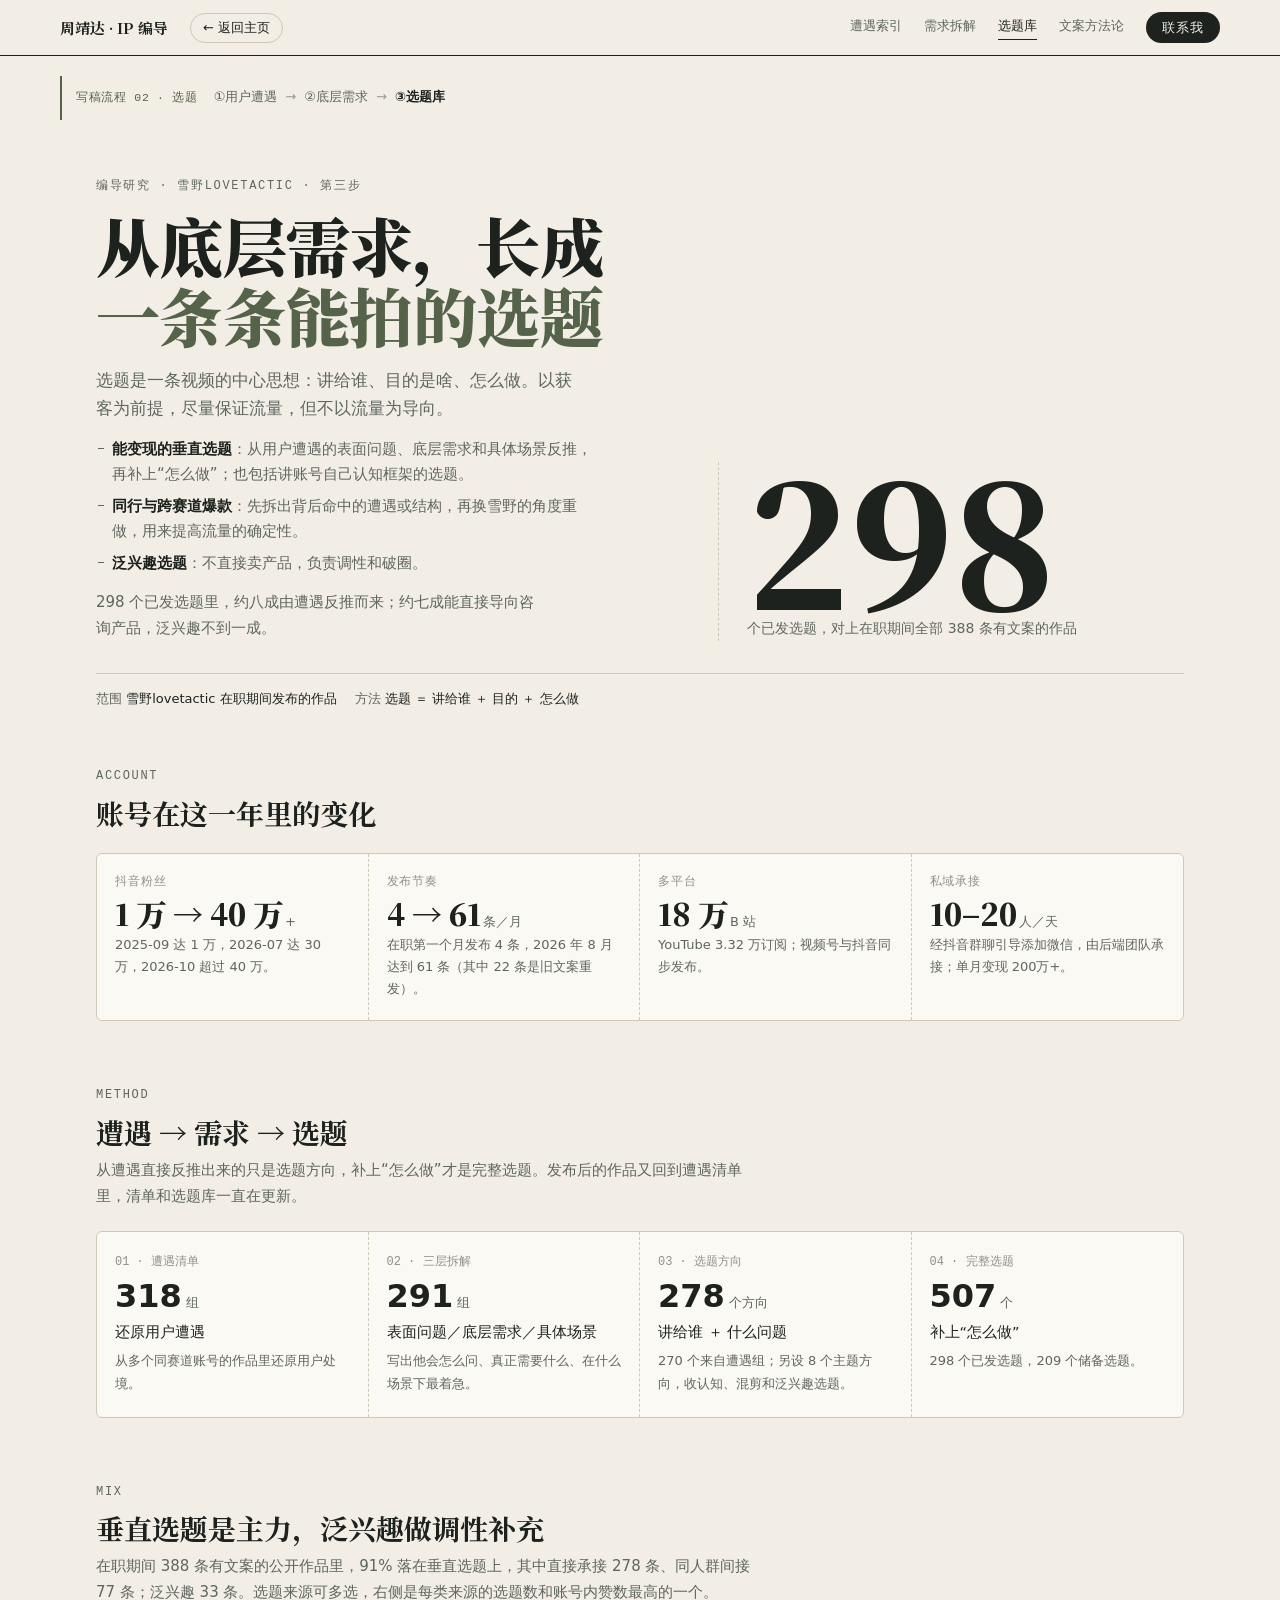
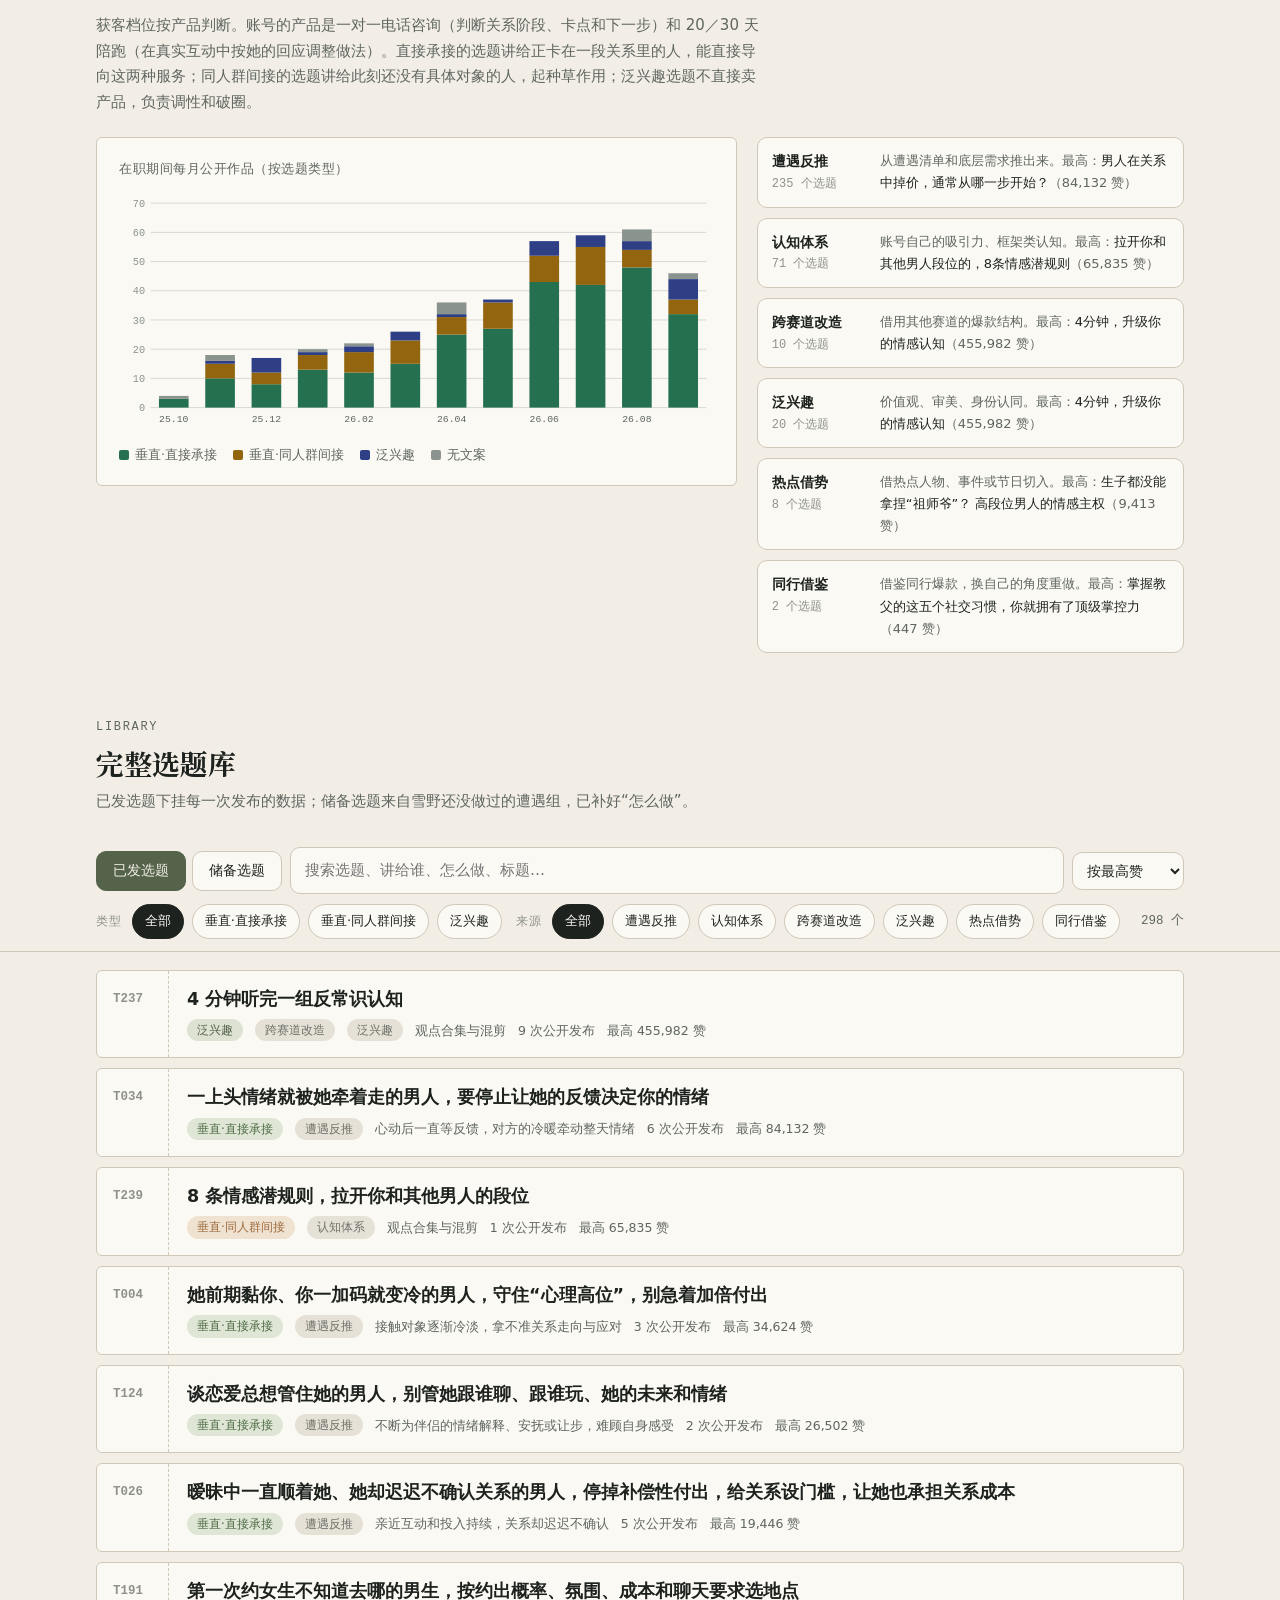
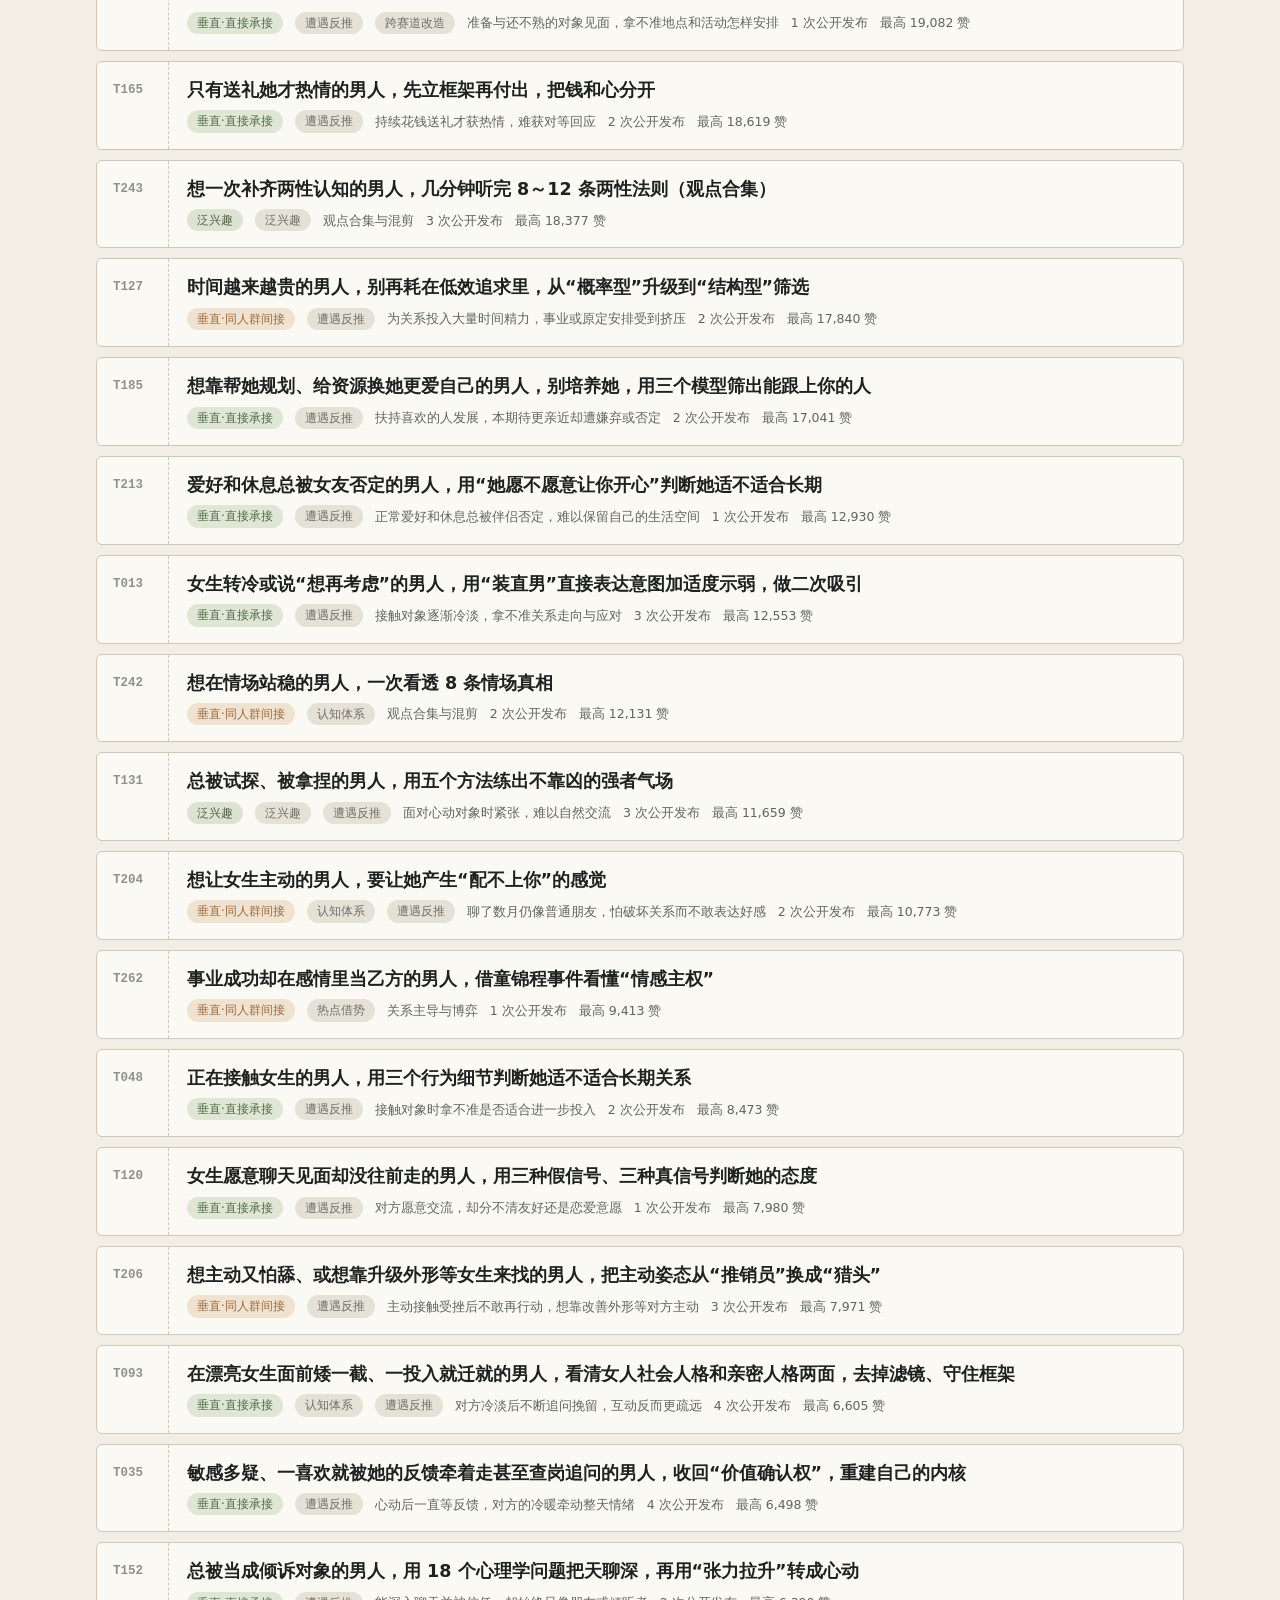
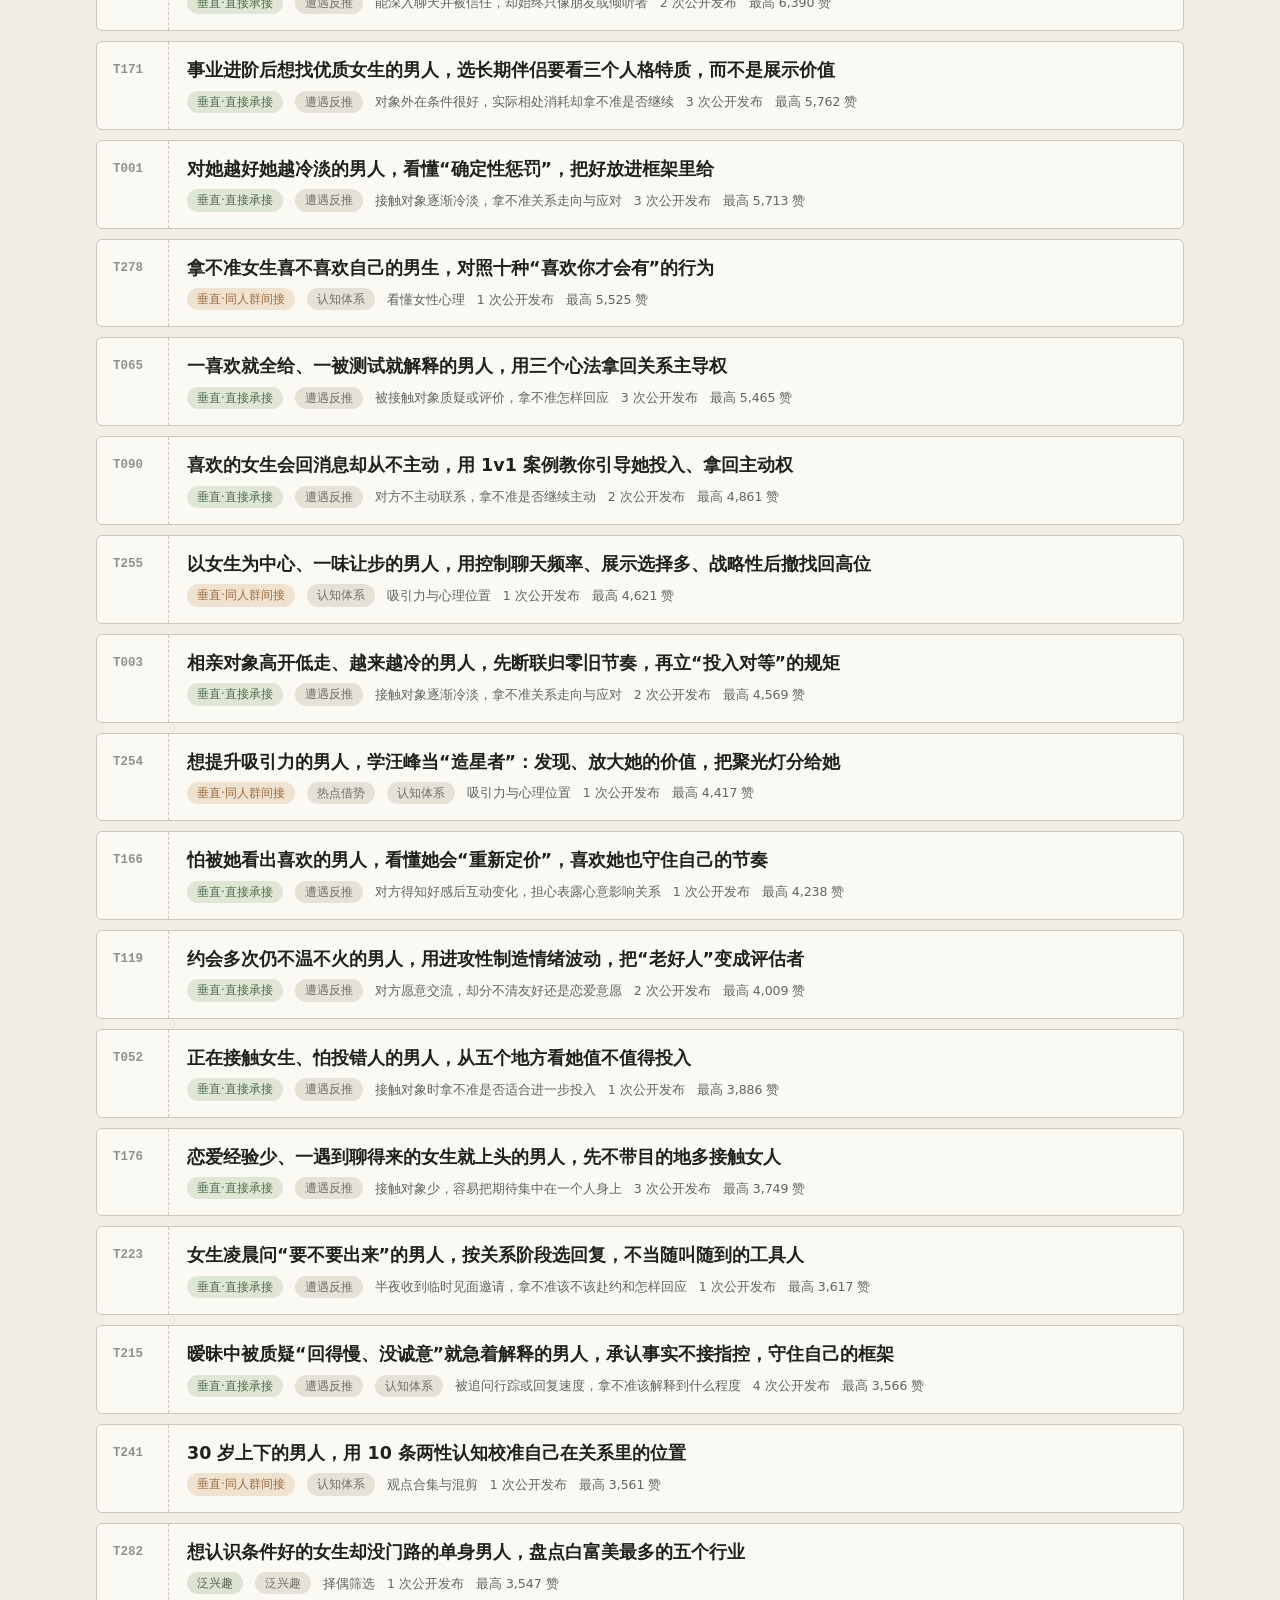
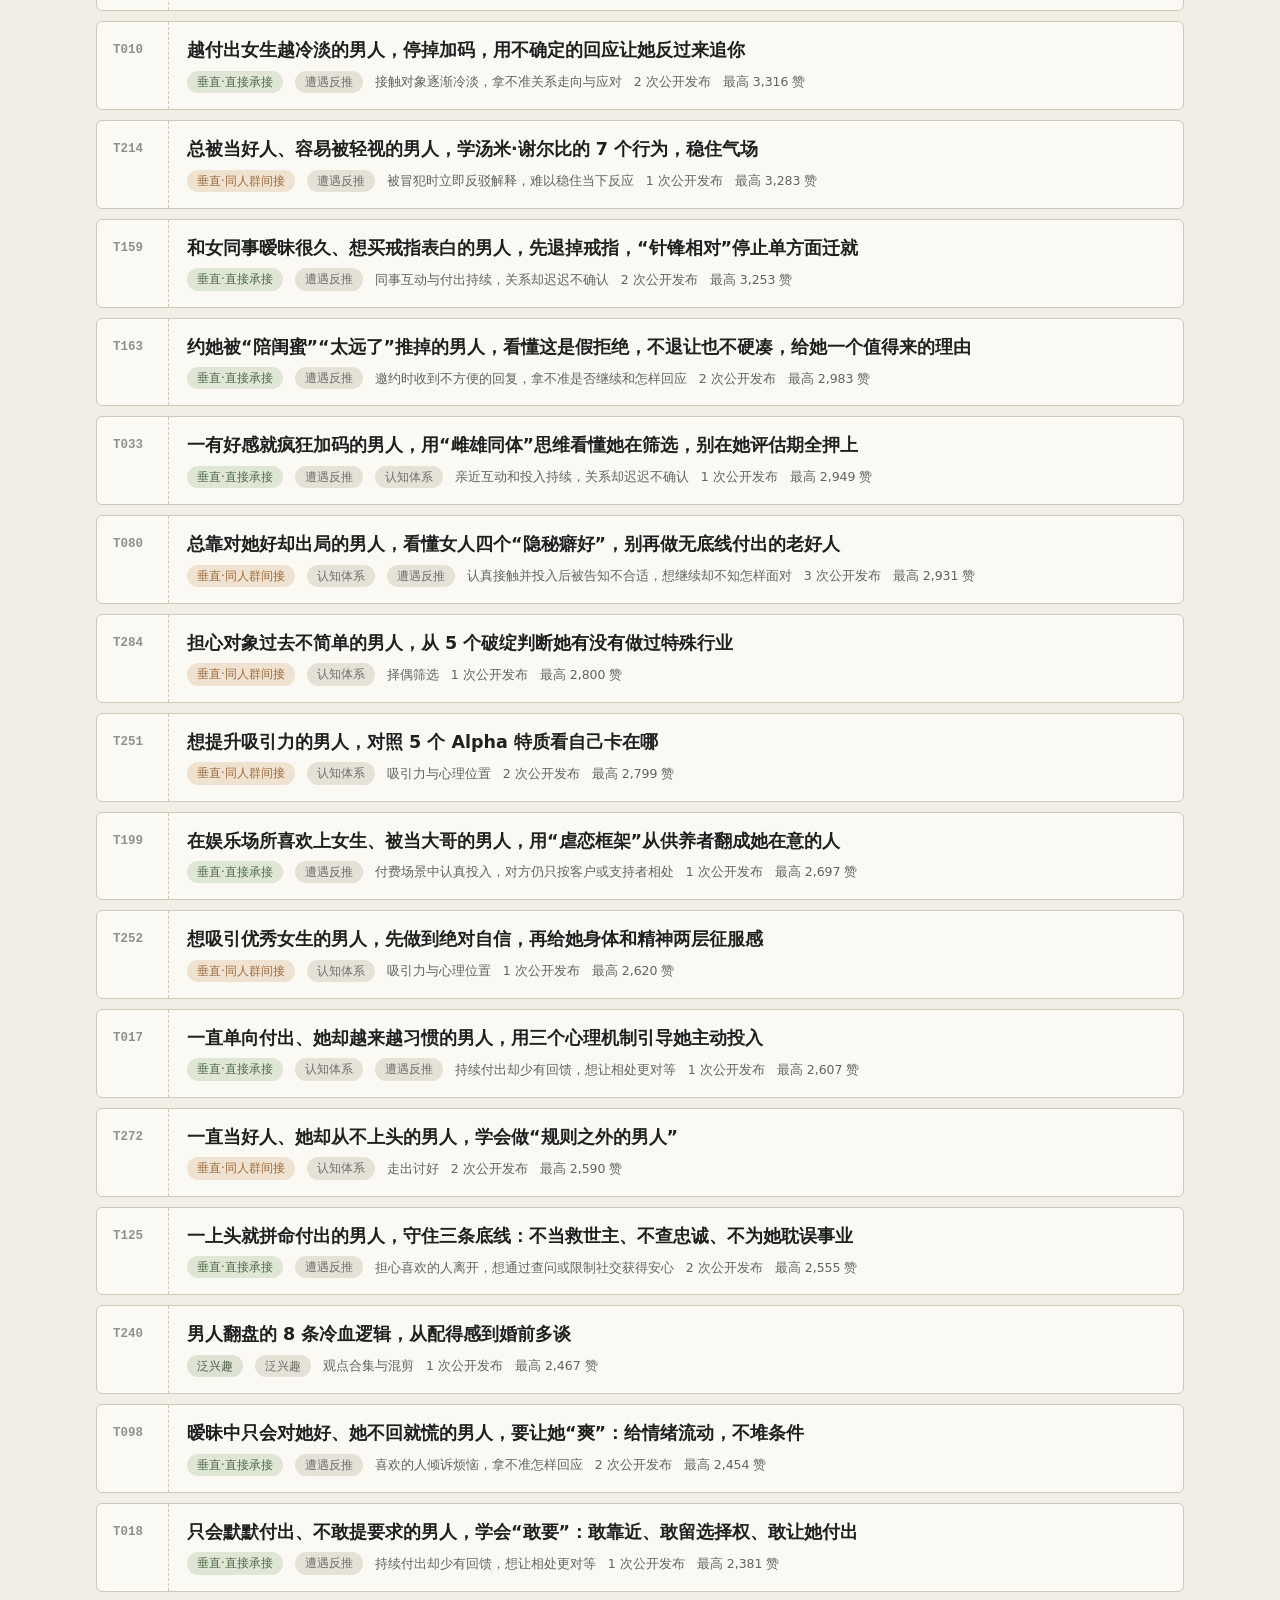
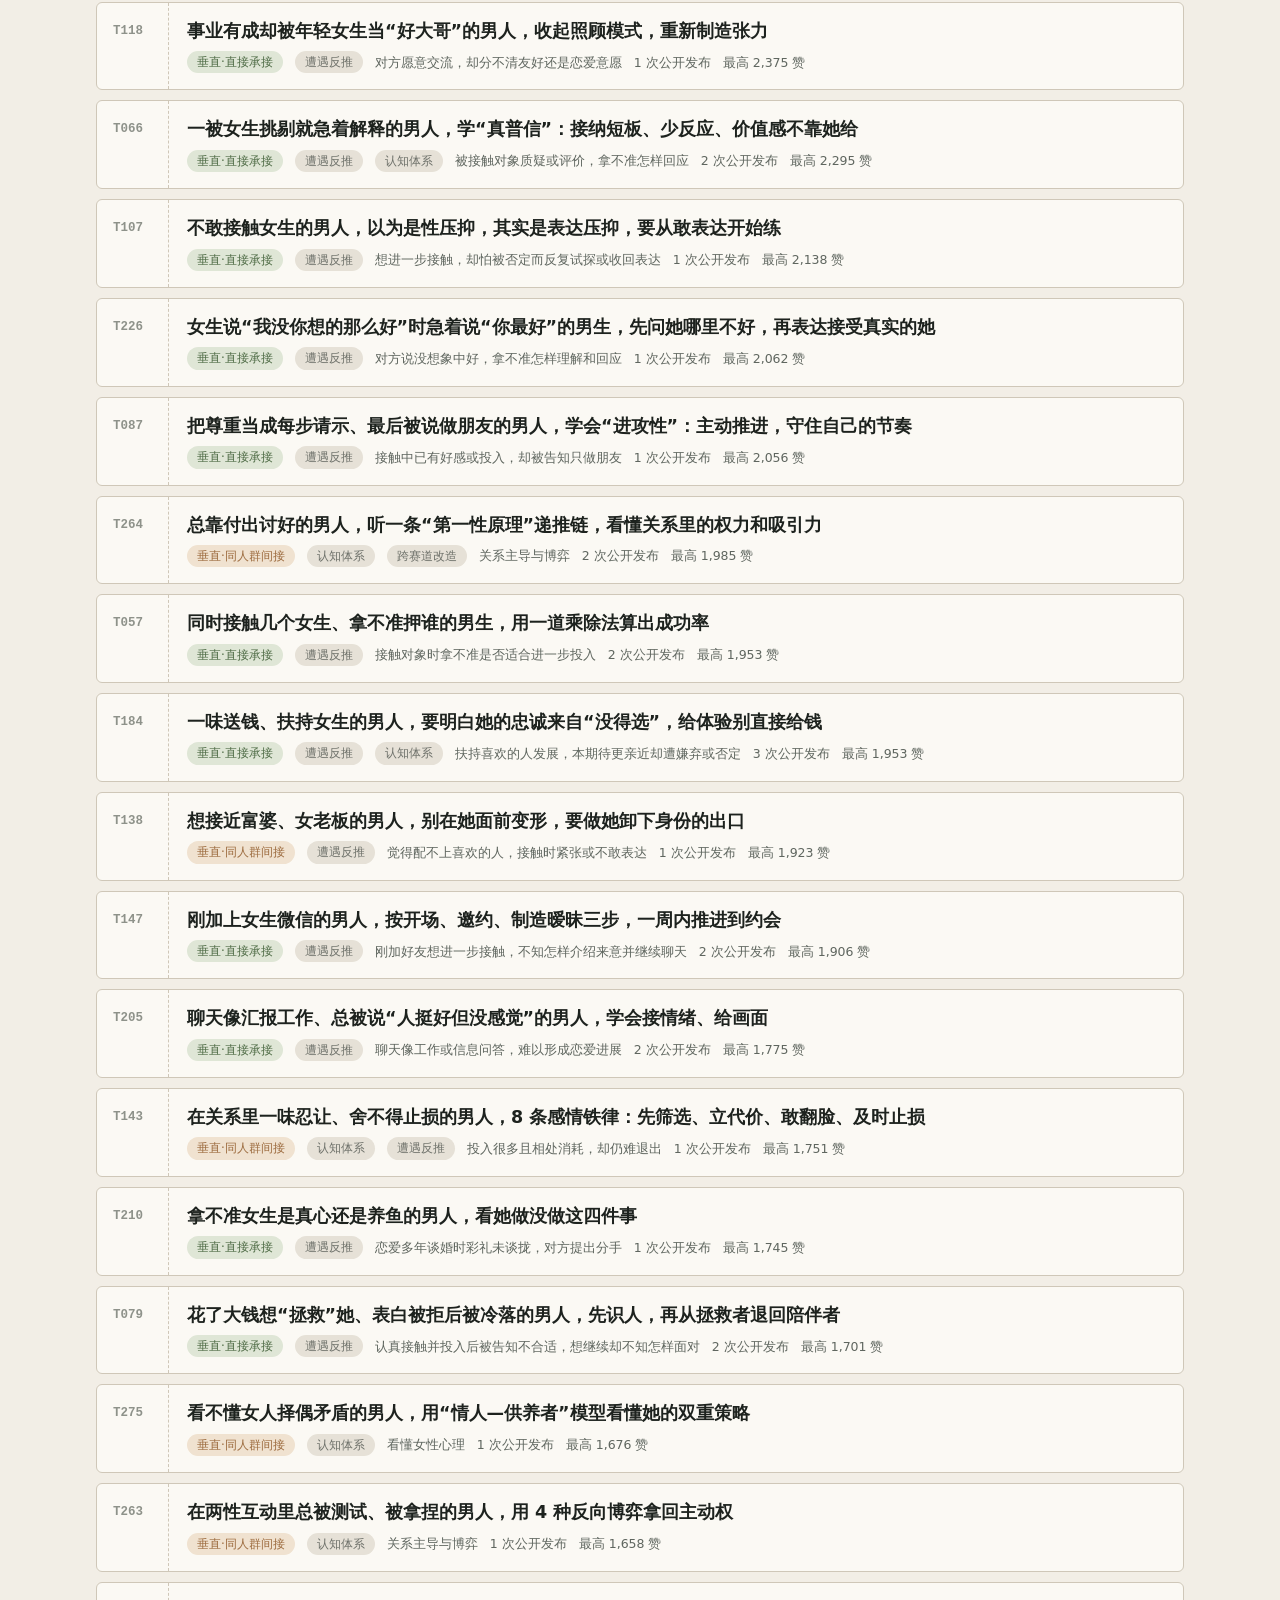
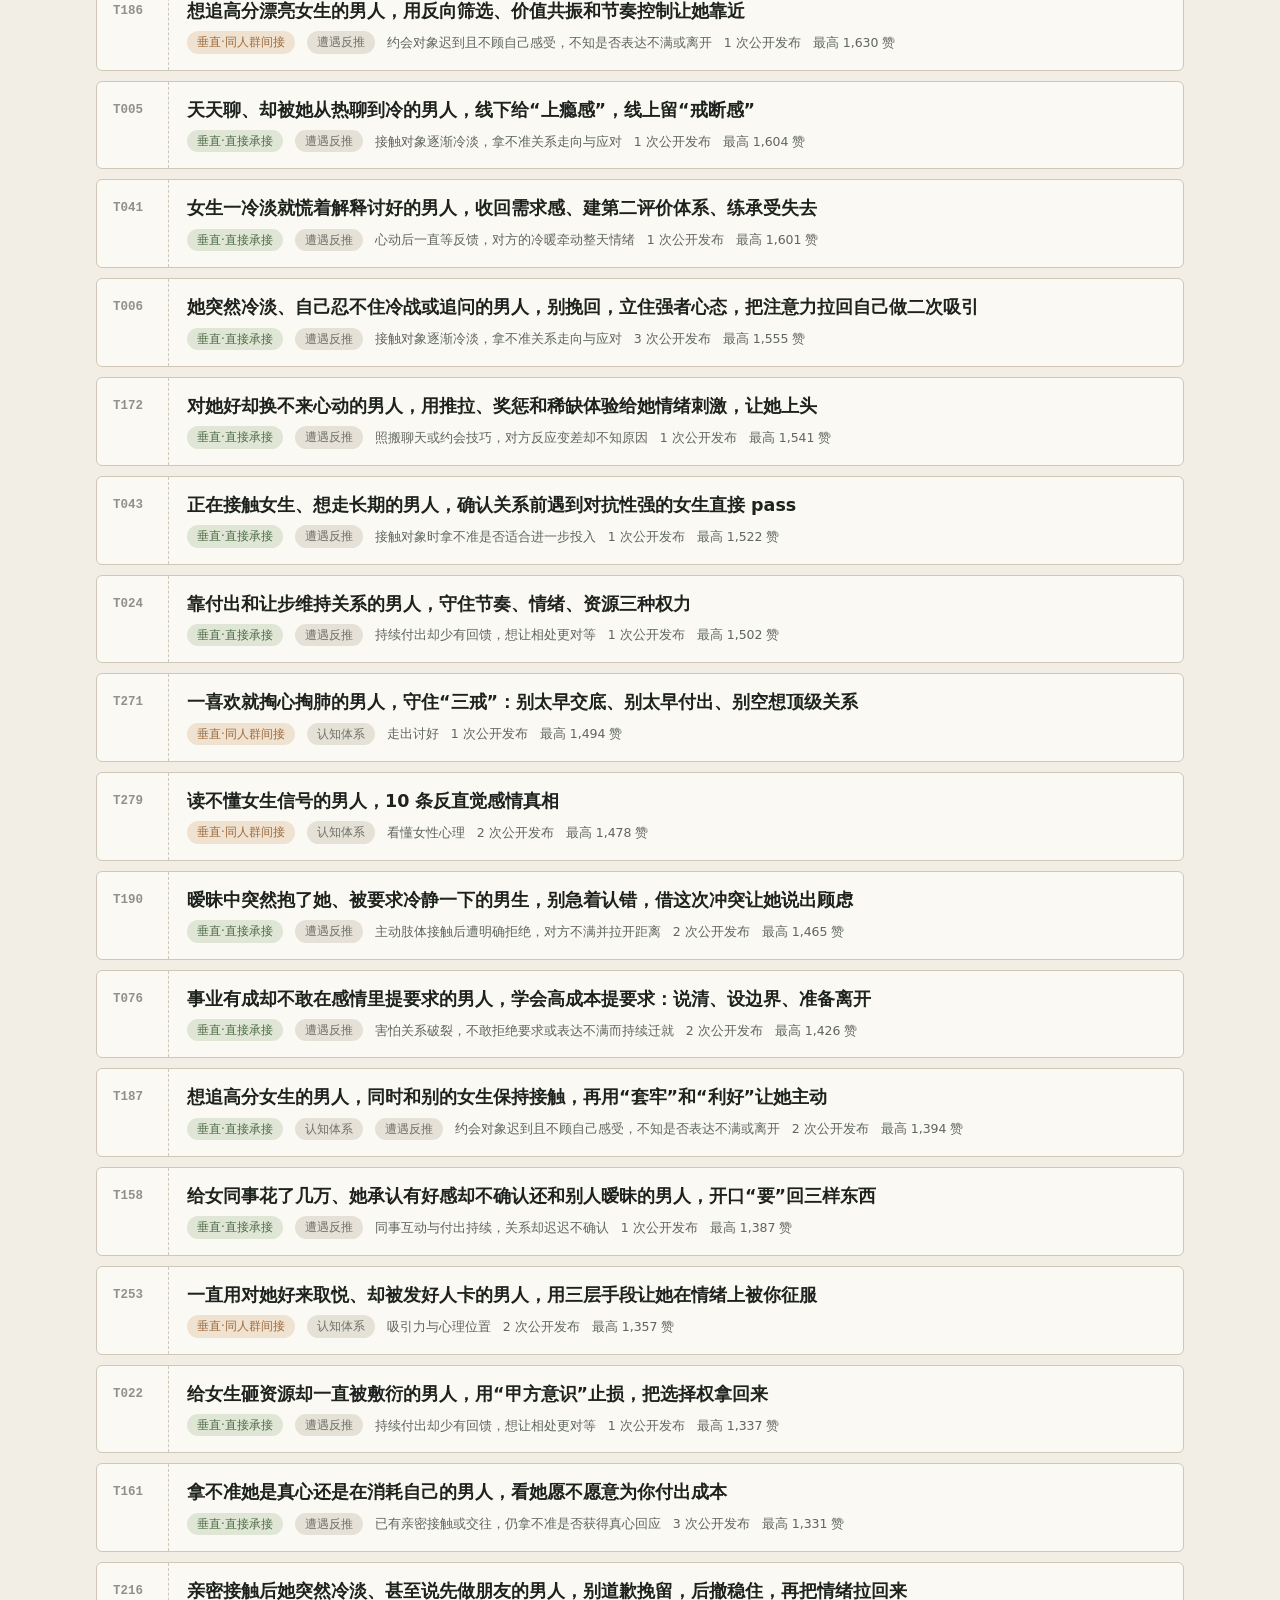
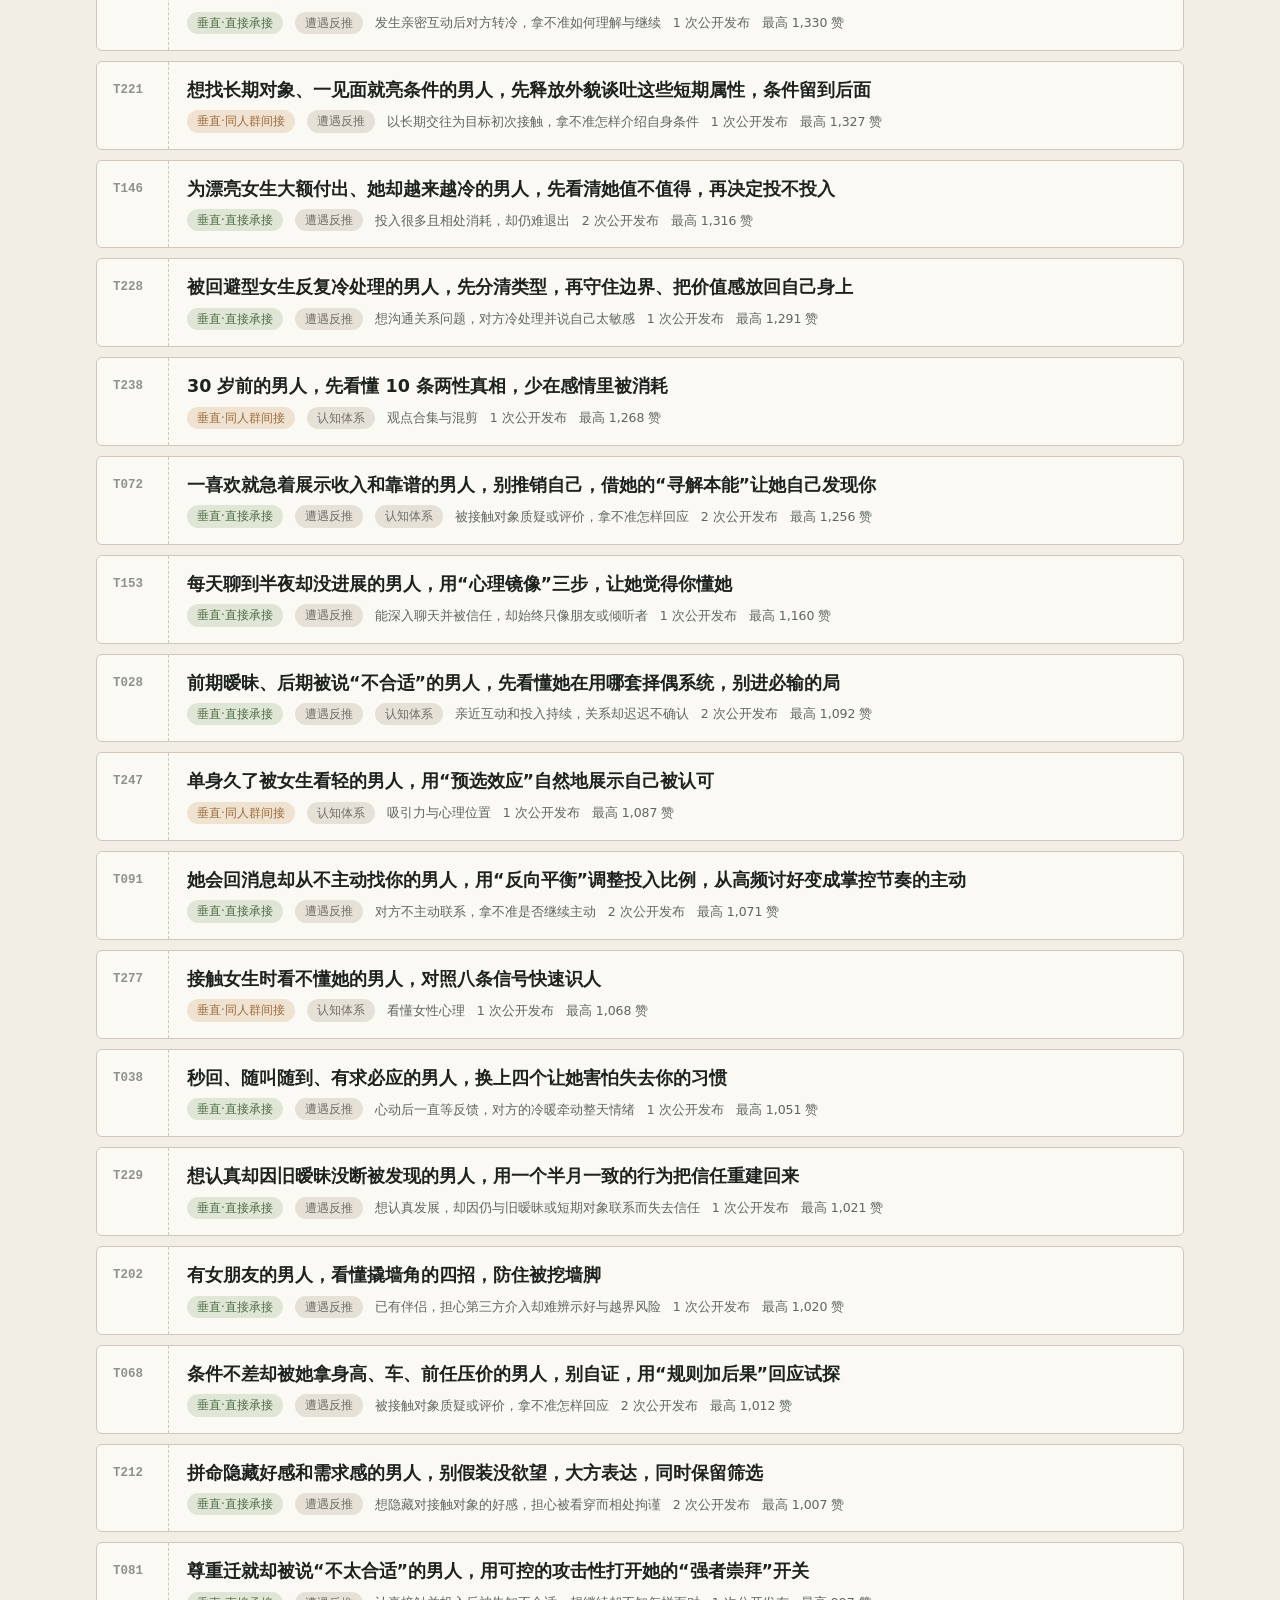
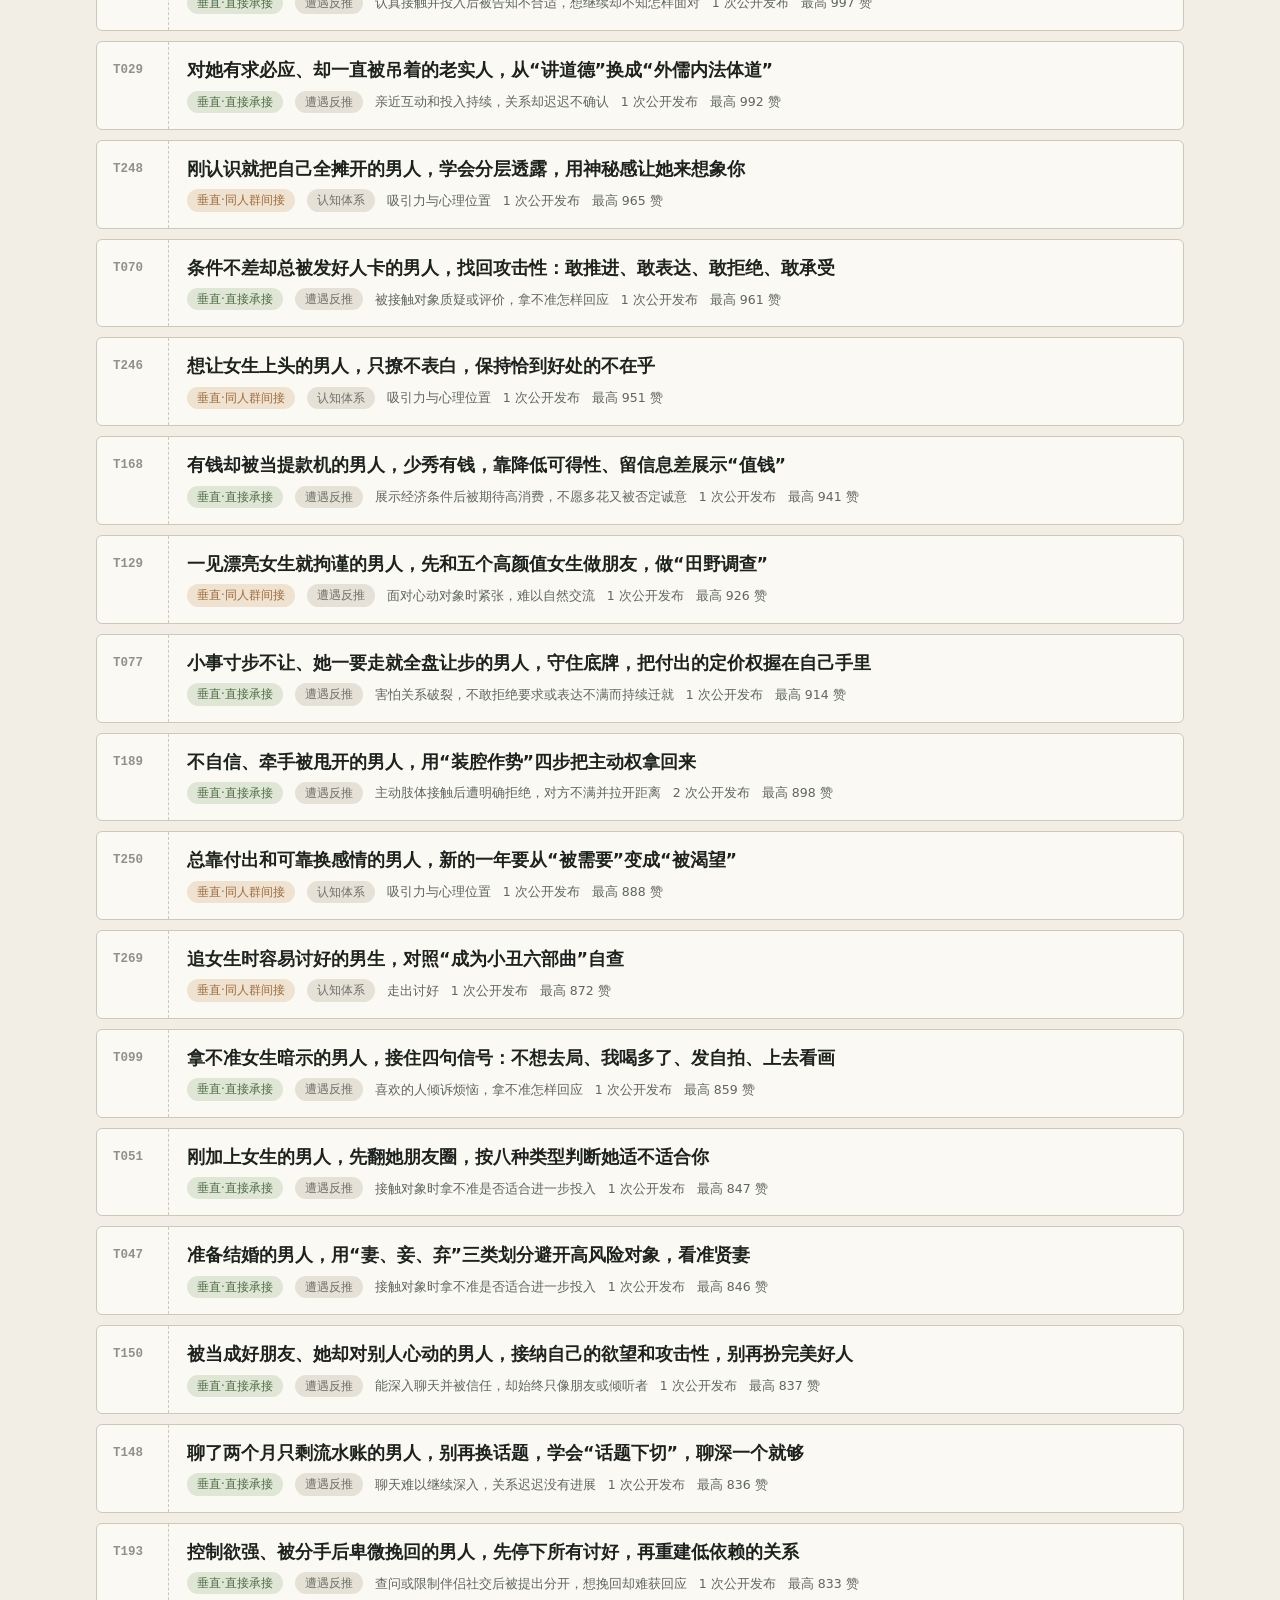
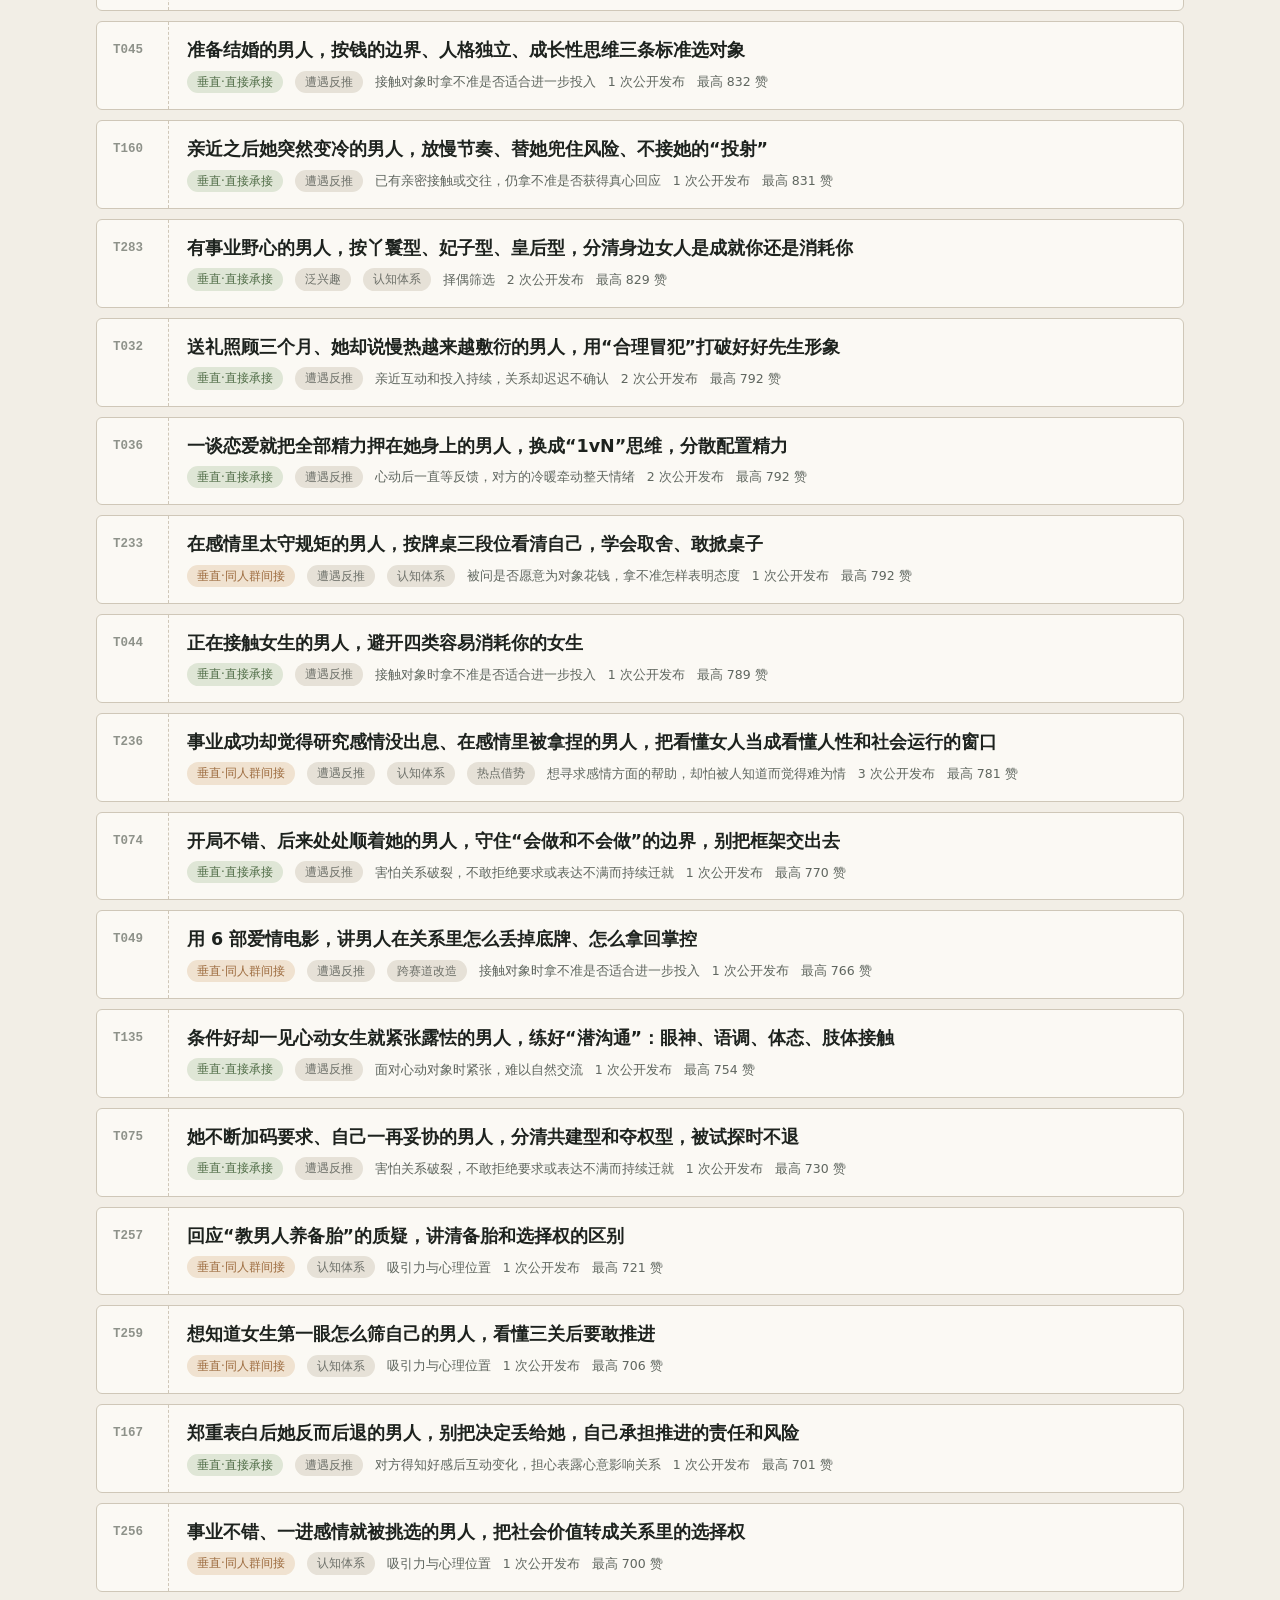
<file: topics.html>
<!doctype html>
<html lang="zh-CN">
<head>
<meta charset="utf-8">
<meta name="viewport" content="width=device-width,initial-scale=1">
<title>雪野选题库 · 周靖达</title>
</head>
<body class="pf-lib">
<nav class="pf-nav" aria-label="站内导航"><div class="in">
<a class="me" href="index.html">周靖达 · IP 编导</a>
<a class="back" href="index.html#archive">← 返回主页</a>
<span class="br" aria-hidden="true"></span>
<a class="l" href="situations.html">遭遇索引</a>
<a class="l" href="needs.html">需求拆解</a>
<a class="l" href="topics.html" aria-current="page">选题库</a>
<a class="l" href="method.html">文案方法论</a>
<a class="btn" href="index.html#contact">联系我</a>
</div></nav>
<div class="pf-pos"><p><span class="pf-crumb"><a class="pf-step" href="method.html#h-flow">写稿流程 02 · 选题</a><span class="pf-chain"><a href="situations.html">①用户遭遇</a><i>→</i><a href="needs.html">②底层需求</a><i>→</i><b aria-current="page">③选题库</b></span></span></p></div>

<style>
/* 布局：与「同行遭遇索引」「底层需求拆解库」同一套研究档案视觉，作品集第三篇。
   首屏论点 → 账号结果 → 方法链路 → 一个选题的解剖（选题≠标题）→ 选题结构 → 标题实验 → 完整选题库。
   这一篇的母题是“选题卡”：讲给谁／目的／怎么做三格，下挂真实发布记录。 */

:root{
  --bg:#EEF0EC; --paper:#FBFCFA; --sunk:#E4E7E2; --ink:#151B19; --muted:#5B6560; --faint:#8A938E; --line:#D3D8D1;
  --accent:#2E3F86; --accent-soft:#DFE3F3; --accent-ink:#FBFCFA;
  --need:#24704F; --need-soft:#D7ECE1; --warm:#94650F; --warm-soft:#F3E6CB; --grey-soft:#E2E5E1; --grey:#6A706D;
  --f-display:"PingFang SC","Microsoft YaHei","Noto Sans SC",system-ui,sans-serif;
  --f-body:"PingFang SC","Microsoft YaHei","Noto Sans SC","Hiragino Sans GB",system-ui,sans-serif;
  --f-mono:ui-monospace,"SFMono-Regular",Consolas,"Liberation Mono",monospace;
  --r:12px;
}
@media (prefers-color-scheme: dark){:root:not([data-theme="light"]){
  --bg:#0F1312; --paper:#171C1A; --sunk:#0B0E0D; --ink:#E6EBE8; --muted:#9AA49F; --faint:#6E7873; --line:#28302D;
  --accent:#A3B1F0; --accent-soft:#232945; --accent-ink:#0F1312;
  --need:#71CDA1; --need-soft:#1A3026; --warm:#E3B65D; --warm-soft:#332914; --grey-soft:#242927; --grey:#A4AAA7;
  color-scheme:dark}}
:root[data-theme="dark"]{
  --bg:#0F1312; --paper:#171C1A; --sunk:#0B0E0D; --ink:#E6EBE8; --muted:#9AA49F; --faint:#6E7873; --line:#28302D;
  --accent:#A3B1F0; --accent-soft:#232945; --accent-ink:#0F1312;
  --need:#71CDA1; --need-soft:#1A3026; --warm:#E3B65D; --warm-soft:#332914; --grey-soft:#242927; --grey:#A4AAA7;
  color-scheme:dark}
*{box-sizing:border-box}
html{scroll-behavior:smooth}
body{background:var(--bg);color:var(--ink);font-family:var(--f-body);font-size:15px;line-height:1.7;margin:0;-webkit-font-smoothing:antialiased}
body::before{content:"";position:fixed;inset:0 0 auto;height:env(safe-area-inset-top,0px);z-index:10;background:var(--bg)}
.wrap{max-width:1120px;margin:0 auto;padding-left:max(16px,env(safe-area-inset-left,0px));padding-right:max(16px,env(safe-area-inset-right,0px))}
a{color:var(--accent)}
.kicker{font-family:var(--f-mono);font-size:12px;letter-spacing:.14em;text-transform:uppercase;color:var(--muted)}
h2{font-family:var(--f-display);font-weight:700;font-size:clamp(22px,3vw,28px);line-height:1.3;margin:0;text-wrap:balance}
.sec-head{display:grid;gap:8px;margin-bottom:22px;max-width:70ch}
.sec-head p{margin:0;color:var(--muted)}
section.block{padding-block:56px 8px}

/* 首屏 */
.hero{padding-block:56px 24px;display:grid;grid-template-columns:minmax(0,1.25fr) minmax(0,1fr);gap:40px;align-items:end}
.hero h1{font-family:var(--f-display);font-weight:900;font-size:clamp(34px,6vw,64px);line-height:1.08;letter-spacing:-.01em;margin:14px 0 18px;text-wrap:balance}
.hero h1 em{font-style:normal;color:var(--accent)}
.hero .lede{font-size:16.5px;color:var(--muted);max-width:46ch;margin:0}
.bignum{display:grid;gap:4px;justify-items:start;border-left:1px dashed var(--line);padding-left:28px}
.bignum b{font-family:var(--f-display);font-weight:900;font-size:clamp(88px,14vw,168px);line-height:.9;font-variant-numeric:tabular-nums}
.bignum span{font-size:14px;color:var(--muted)}
.byline{display:flex;flex-wrap:wrap;gap:6px 18px;font-size:13px;color:var(--muted);border-top:1px solid var(--line);padding-top:14px;margin-top:8px}
.byline b{color:var(--ink);font-weight:500}

/* 方法链路 */
.flow{display:grid;grid-template-columns:repeat(4,minmax(0,1fr));border:1px solid var(--line);border-radius:var(--r);background:var(--paper);overflow:hidden}
.step{padding:20px 18px 22px;border-right:1px dashed var(--line);display:grid;gap:6px;align-content:start;min-width:0}
.step:last-child{border-right:0}
.step .no{font-family:var(--f-mono);font-size:12px;color:var(--faint)}
.step .v{font-family:var(--f-display);font-weight:700;font-size:32px;line-height:1.1;font-variant-numeric:tabular-nums}
.step .v small{font-family:var(--f-body);font-size:13px;font-weight:500;color:var(--muted);margin-left:4px}
.step .t{font-weight:500;font-size:14.5px}
.step p{margin:0;font-size:13px;color:var(--muted)}

/* 解剖：推导链 */
.anat{display:grid;grid-template-columns:minmax(0,.9fr) minmax(0,1.6fr);gap:20px;align-items:start}
.panel{background:var(--paper);border:1px solid var(--line);border-radius:var(--r);padding:20px 22px;min-width:0}
.panel h3{font-size:13px;font-weight:500;color:var(--muted);margin:0 0 12px;letter-spacing:.04em}
.q-big{font-family:var(--f-display);font-weight:500;font-size:17px;line-height:1.65;margin:0}
.q-big::before{content:"“"}.q-big::after{content:"”"}
.side-note{font-size:13px;color:var(--muted);margin:14px 0 0}
.chain{list-style:none;margin:0;padding:0;display:grid;gap:0}
.chain li{position:relative;display:grid;grid-template-columns:40px minmax(0,1fr);gap:14px;padding-bottom:20px}
.chain li::before{content:"";position:absolute;left:19px;top:34px;bottom:0;border-left:1px dashed var(--line)}
.chain li:last-child::before{display:none}
.chain .n{width:40px;height:40px;border-radius:50%;border:1px solid var(--line);background:var(--paper);display:grid;place-items:center;font-family:var(--f-mono);font-size:13px;color:var(--accent);font-weight:600}
.chain .lab{font-weight:700;font-size:14.5px;margin:8px 0 4px}
.chain .lab small{font-weight:400;color:var(--faint);font-size:12px;margin-left:6px}
.chain p{margin:0;font-size:14px;color:var(--ink);max-width:68ch}
.chain li.out .n{background:var(--need);border-color:var(--need);color:var(--paper)}
.needbox{border-radius:10px;background:var(--need-soft);padding:14px 16px;display:grid;gap:8px}
.needbox .k{font-family:var(--f-mono);font-size:11.5px;letter-spacing:.08em;color:var(--need);font-weight:600}
.needbox p{margin:0}
.needbox .wish{font-family:var(--f-display);font-size:15px}

/* 精选 */
.feature{display:grid;grid-template-columns:repeat(3,minmax(0,1fr));gap:14px}
.fcard{background:var(--paper);border:1px solid var(--line);border-radius:var(--r);padding:18px 18px 16px;display:grid;grid-template-rows:auto auto auto 1fr;gap:10px;min-width:0;cursor:pointer;text-align:left;font:inherit;color:inherit}
.fcard:hover{border-color:var(--accent)}
.fcard .top{display:flex;justify-content:space-between;align-items:baseline;gap:8px}
.fcard .gid{font-family:var(--f-mono);font-size:12px;color:var(--faint)}
.fcard .cnt{font-family:var(--f-mono);font-size:12px;color:var(--muted)}
.fcard .nm{font-family:var(--f-display);font-weight:700;font-size:16px;line-height:1.45;margin:0}
.fcard .from{font-size:13px;color:var(--muted);margin:0;display:-webkit-box;-webkit-line-clamp:3;-webkit-box-orient:vertical;overflow:hidden}
.fcard .to{margin:0;font-size:14px;line-height:1.65;border-top:1px dashed var(--line);padding-top:10px}
.fcard .to b{display:block;font-family:var(--f-mono);font-size:11px;letter-spacing:.08em;color:var(--need);font-weight:600;margin-bottom:2px}

/* 读法 */
.terms{display:grid;grid-template-columns:repeat(3,minmax(0,1fr));gap:14px}
.term{background:var(--paper);border:1px solid var(--line);border-radius:var(--r);padding:16px 18px;min-width:0}
.term dt{font-weight:700;margin:0 0 4px}
.term dd{margin:0;font-size:13.5px;color:var(--muted)}

/* 索引 */
.bar{position:sticky;top:env(safe-area-inset-top,0px);z-index:5;background:var(--bg);border-bottom:1px solid var(--line);padding-block:12px;margin-top:20px}
.bar .in{display:grid;gap:10px}
.row{display:flex;flex-wrap:wrap;gap:8px;align-items:center}
.search{flex:1 1 300px;min-width:0}
.search input{width:100%;font:inherit;padding:10px 14px;border:1px solid var(--line);border-radius:10px;background:var(--paper);color:var(--ink)}
input:focus-visible,select:focus-visible,.chip:focus-visible,summary:focus-visible,button:focus-visible{outline:2px solid var(--accent);outline-offset:2px}
select{font:inherit;font-size:14px;padding:9px 10px;border:1px solid var(--line);border-radius:10px;background:var(--paper);color:var(--ink)}
.chip{font:inherit;font-size:13px;padding:5px 12px;border:1px solid var(--line);border-radius:999px;background:var(--paper);color:var(--ink);cursor:pointer;white-space:nowrap}
.chip[aria-pressed="true"]{background:var(--ink);border-color:var(--ink);color:var(--paper)}
.label{font-family:var(--f-mono);font-size:11.5px;color:var(--faint);letter-spacing:.08em;margin-right:2px}
.count{font-family:var(--f-mono);font-size:12.5px;color:var(--muted);font-variant-numeric:tabular-nums;margin-left:auto}
#list{padding-block:18px 56px;display:grid;gap:10px}
details.card{background:var(--paper);border:1px solid var(--line);border-radius:var(--r);overflow:hidden;scroll-margin-top:150px}
details.card[open]{border-color:var(--accent)}
summary{list-style:none;cursor:pointer;display:grid;grid-template-columns:72px minmax(0,1fr)}
summary::-webkit-details-marker{display:none}
.cgid{font-family:var(--f-mono);font-size:12.5px;font-weight:600;color:var(--faint);padding:18px 0 0 16px;border-right:1px dashed var(--line)}
.head{padding:16px 18px;display:grid;gap:7px;min-width:0}
.name{font-family:var(--f-display);font-size:17.5px;line-height:1.45;font-weight:700;margin:0;text-wrap:balance}
.surface{margin:0;color:var(--muted);font-size:14px}
.surface::before{content:"“"}.surface::after{content:"”"}
.meta{display:flex;flex-wrap:wrap;gap:6px 12px;align-items:center;font-size:12.5px;color:var(--muted);font-variant-numeric:tabular-nums}
.pill{display:inline-flex;align-items:center;padding:1px 10px;border-radius:999px;font-size:12px;font-weight:500}
.pill.direct{background:var(--need-soft);color:var(--need)}
.pill.near{background:var(--warm-soft);color:var(--warm)}
.pill.v5{background:var(--accent-soft);color:var(--accent)}
.pill.v4{background:var(--grey-soft);color:var(--grey)}
.body{padding:6px 22px 24px 90px;display:grid;gap:22px;min-width:0}
.sec h4{font-family:var(--f-mono);font-size:11.5px;letter-spacing:.1em;color:var(--faint);margin:0 0 8px;font-weight:500}
.vars{display:grid;gap:8px;margin:0;padding:0;list-style:none}
.vars li{display:grid;gap:6px;padding:12px 14px;background:var(--sunk);border-radius:10px;min-width:0}
.vh{display:flex;gap:10px;align-items:baseline;flex-wrap:wrap}
.vl{font-family:var(--f-mono);font-size:12px;font-weight:600;color:var(--accent)}
.vw{font-size:13.5px;font-weight:500;flex:1 1 240px;min-width:0}
.vn{font-family:var(--f-mono);font-size:12px;color:var(--muted);white-space:nowrap}
.vf{display:grid;grid-template-columns:64px minmax(0,1fr);gap:2px 10px;font-size:13.5px}
.vf dt{color:var(--faint);font-size:12px;padding-top:2px}
.vf dd{margin:0}
.vf dd.need{color:var(--need)}
.vf dd.see{color:var(--faint);font-style:normal}
.md{font-size:14.5px;max-width:78ch;min-width:0}
.md h3{font-family:var(--f-display);font-size:16.5px;margin:22px 0 8px}
.md h4{font-size:14.5px;margin:18px 0 6px}
.md p,.md ul,.md ol{margin:0 0 10px}
.md ul,.md ol{padding-left:1.3em}
.md blockquote{margin:12px 0;padding:12px 16px;background:var(--need-soft);border-radius:10px}
.md blockquote p{margin:0 0 6px}.md blockquote p:last-child{margin:0}
.md table{display:block;overflow-x:auto;border-collapse:collapse;font-size:13px;margin:10px 0}
.md th,.md td{border:1px solid var(--line);padding:6px 8px;vertical-align:top;min-width:120px}
.md hr{border:0;border-top:1px dashed var(--line);margin:18px 0}
.md code{font-family:var(--f-mono);font-size:12.5px;background:var(--sunk);padding:0 4px;border-radius:4px;word-break:break-all}
.toggle{font:inherit;font-size:13px;color:var(--accent);background:none;border:1px solid var(--line);border-radius:999px;padding:5px 14px;cursor:pointer;justify-self:start}
.empty{padding:48px 0;text-align:center;color:var(--muted)}
footer{border-top:1px solid var(--line);padding-block:24px 48px;display:grid;grid-template-columns:repeat(3,minmax(0,1fr));gap:24px;font-size:12.5px;color:var(--muted)}
footer h5{font-family:var(--f-mono);font-size:11.5px;letter-spacing:.1em;color:var(--faint);margin:0 0 6px;font-weight:500}
footer p{margin:0}
@media (max-width:860px){
  .hero{grid-template-columns:1fr;gap:20px}
  .bignum{border-left:0;padding-left:0;border-top:1px dashed var(--line);padding-top:16px}
  .flow{grid-template-columns:1fr 1fr}
  .step{border-bottom:1px dashed var(--line)}
  .anat,.feature,.terms,footer{grid-template-columns:1fr}
}
@media (max-width:560px){
  .flow{grid-template-columns:1fr}.step{border-right:0}
  summary{grid-template-columns:54px minmax(0,1fr)}
  .cgid{padding-left:10px;font-size:11.5px}
  .body{padding:6px 14px 20px 14px}
  .vf{grid-template-columns:1fr}
  .vf dt{padding-top:6px}
}
@media (prefers-reduced-motion:reduce){html{scroll-behavior:auto}}

.stats{display:grid;grid-template-columns:repeat(4,minmax(0,1fr));gap:0;border:1px solid var(--line);border-radius:var(--r);background:var(--paper);overflow:hidden}
.stat{padding:18px 18px 20px;border-right:1px dashed var(--line);display:grid;gap:4px;align-content:start;min-width:0}
.stat:last-child{border-right:0}
.stat .k{font-family:var(--f-mono);font-size:11.5px;letter-spacing:.08em;color:var(--faint)}
.stat .v{font-family:var(--f-display);font-weight:900;font-size:30px;line-height:1.15;font-variant-numeric:tabular-nums}
.stat .v small{font-family:var(--f-body);font-size:13px;font-weight:500;color:var(--muted);margin-left:2px}
.stat p{margin:0;font-size:13px;color:var(--muted)}
.src-note{font-size:12.5px;color:var(--faint);margin:10px 0 0}
.formula{display:grid;grid-template-columns:repeat(3,minmax(0,1fr));gap:0;border:1px solid var(--line);border-radius:10px;overflow:hidden;background:var(--paper)}
.formula div{padding:12px 14px;border-right:1px dashed var(--line);min-width:0}
.formula div:last-child{border-right:0}
.formula b{display:block;font-family:var(--f-mono);font-size:11px;letter-spacing:.08em;color:var(--accent);font-weight:600;margin-bottom:2px}
.formula span{font-size:14px}
.topic-big{font-family:var(--f-display);font-weight:700;font-size:20px;line-height:1.5;margin:0 0 14px;text-wrap:balance}
.titles{list-style:none;margin:14px 0 0;padding:0;display:grid;gap:10px}
.titles li{display:grid;gap:4px}
.titles .tt{font-size:14.5px;font-weight:500}
.titles .tt small{font-family:var(--f-mono);font-size:12px;color:var(--faint);font-weight:400;margin-right:8px}
.barline{display:grid;grid-template-columns:minmax(0,1fr) 72px;gap:10px;align-items:center}
.barline i{display:block;height:10px;border-radius:5px;background:var(--accent);min-width:3px}
.barline span{font-family:var(--f-mono);font-size:12.5px;text-align:right;font-variant-numeric:tabular-nums;color:var(--muted)}
.mix{display:grid;grid-template-columns:minmax(0,1.5fr) minmax(0,1fr);gap:20px;align-items:start}
.chart svg{display:block;width:100%;height:auto}
.legend{display:flex;flex-wrap:wrap;gap:6px 16px;font-size:12.5px;color:var(--muted);margin-top:10px}
.legend i{display:inline-block;width:10px;height:10px;border-radius:2px;margin-right:6px;vertical-align:-1px}
.srcs{display:grid;gap:10px}
.srow{display:grid;grid-template-columns:96px minmax(0,1fr);gap:12px;padding:12px 14px;background:var(--paper);border:1px solid var(--line);border-radius:10px;min-width:0}
.srow .sn{font-weight:700;font-size:14px}
.srow .sn small{display:block;font-family:var(--f-mono);font-size:12px;color:var(--faint);font-weight:400}
.srow p{margin:0;font-size:13px;color:var(--muted)}
.srow p b{color:var(--ink);font-weight:500}
.exp{overflow-x:auto;border:1px solid var(--line);border-radius:var(--r);background:var(--paper)}
.exp table{border-collapse:collapse;width:100%;min-width:640px;font-size:13.5px}
.exp th,.exp td{padding:10px 14px;border-bottom:1px solid var(--line);text-align:left;vertical-align:top}
.exp th{font-family:var(--f-mono);font-size:11.5px;letter-spacing:.06em;color:var(--faint);font-weight:500}
.exp tr:last-child td{border-bottom:0}
.exp td.num{font-family:var(--f-mono);text-align:right;white-space:nowrap;font-variant-numeric:tabular-nums}
.exp .best{color:var(--need);font-weight:600}
.tabs{display:flex;gap:6px}
.tab{font:inherit;font-size:14px;padding:7px 16px;border:1px solid var(--line);border-radius:10px;background:var(--paper);color:var(--ink);cursor:pointer}
.tab[aria-selected="true"]{background:var(--accent);border-color:var(--accent);color:var(--accent-ink)}
.pill.gen{background:var(--accent-soft);color:var(--accent)}
.pill.src{background:var(--grey-soft);color:var(--grey)}
.pill.res{background:var(--warm-soft);color:var(--warm)}
.trio{display:grid;grid-template-columns:repeat(3,minmax(0,1fr));gap:10px}
.trio div{background:var(--sunk);border-radius:10px;padding:10px 12px;min-width:0}
.trio b{display:block;font-family:var(--f-mono);font-size:11px;letter-spacing:.08em;color:var(--accent);font-weight:600;margin-bottom:2px}
.trio span{font-size:13.5px}
.works{overflow-x:auto}
.works table{border-collapse:collapse;width:100%;min-width:560px;font-size:13px}
.works th,.works td{padding:7px 8px;border-bottom:1px dashed var(--line);text-align:left;vertical-align:top}
.works th{font-family:var(--f-mono);font-size:11px;color:var(--faint);font-weight:500;letter-spacing:.06em}
.works td.num{font-family:var(--f-mono);text-align:right;white-space:nowrap;font-variant-numeric:tabular-nums}
.works .op{display:block;color:var(--muted);font-size:12.5px;margin-top:2px}
.works .gone{color:var(--faint)}
.note{font-size:13.5px;color:var(--ink);background:var(--need-soft);border-radius:10px;padding:10px 14px;margin:0}
.note b{font-family:var(--f-mono);font-size:11px;letter-spacing:.08em;color:var(--need);display:block;margin-bottom:2px}
.kv{display:grid;grid-template-columns:88px minmax(0,1fr);gap:4px 12px;font-size:13.5px;margin:0}
.kv dt{color:var(--faint);font-size:12.5px;padding-top:1px}
.kv dd{margin:0}
@media (max-width:860px){
  .stats{grid-template-columns:1fr 1fr}
  .stat{border-bottom:1px dashed var(--line)}
  .mix{grid-template-columns:1fr}
}
@media (max-width:560px){
  .stats{grid-template-columns:1fr}.stat{border-right:0}
  .formula,.trio{grid-template-columns:1fr}
  .formula div{border-right:0;border-bottom:1px dashed var(--line)}
  .srow{grid-template-columns:1fr}
  .kv{grid-template-columns:1fr}
}
</style>

<div class="wrap">
  <header class="hero">
    <div>
      <div class="kicker">编导研究 · 雪野lovetactic · 第三步</div>
      <h1>从底层需求，长成<em>一条条能拍的选题</em></h1>
      <p class="lede">选题是一条视频的中心思想：讲给谁、目的是啥、怎么做。以获客为前提，尽量保证流量，但不以流量为导向。</p>
      <ul class="lede-list">
        <li><b>能变现的垂直选题</b>：从用户遭遇的表面问题、底层需求和具体场景反推，再补上“怎么做”；也包括讲账号自己认知框架的选题。</li>
        <li><b>同行与跨赛道爆款</b>：先拆出背后命中的遭遇或结构，再换雪野的角度重做，用来提高流量的确定性。</li>
        <li><b>泛兴趣选题</b>：不直接卖产品，负责调性和破圈。</li>
      </ul>
      <p class="lede lede-num">298 个已发选题里，约八成由遭遇反推而来；约七成能直接导向咨询产品，泛兴趣不到一成。</p>
    </div>
    <div class="bignum"><b id="bigN">298</b><span>个已发选题，对上在职期间全部 388 条有文案的作品</span></div>
  </header>
  <div class="byline">
    <span>范围 <b>雪野lovetactic 在职期间发布的作品</b></span>
    <span>方法 <b>选题 ＝ 讲给谁 ＋ 目的 ＋ 怎么做</b></span>
  </div>
</div>

<section class="block wrap" aria-labelledby="r-h">
  <div class="sec-head">
    <div class="kicker">Account</div>
    <h2 id="r-h">账号在这一年里的变化</h2>
  </div>
  <div class="stats">
    <div class="stat"><span class="k">抖音粉丝</span><span class="v">1 万 → 40 万<small>+</small></span><p>2025-09 达 1 万，2026-07 达 30 万，2026-10 超过 40 万。</p></div>
    <div class="stat"><span class="k">发布节奏</span><span class="v" id="paceV"></span><p id="paceP"></p></div>
    <div class="stat"><span class="k">多平台</span><span class="v">18 万<small>B 站</small></span><p>YouTube 3.32 万订阅；视频号与抖音同步发布。</p></div>
    <div class="stat"><span class="k">私域承接</span><span class="v">10–20<small>人／天</small></span><p>经抖音群聊引导添加微信，由后端团队承接；单月变现 200万+。</p></div>
  </div>
  
</section>

<section class="block wrap" aria-labelledby="m-h">
  <div class="sec-head">
    <div class="kicker">Method</div>
    <h2 id="m-h">遭遇 → 需求 → 选题</h2>
    <p>从遭遇直接反推出来的只是选题方向，补上“怎么做”才是完整选题。发布后的作品又回到遭遇清单里，清单和选题库一直在更新。</p>
  </div>
  <div class="flow">
    <div class="step"><span class="no">01 · 遭遇清单</span><span class="v">318<small>组</small></span><span class="t">还原用户遭遇</span><p>从多个同赛道账号的作品里还原用户处境。</p></div>
    <div class="step"><span class="no">02 · 三层拆解</span><span class="v">291<small>组</small></span><span class="t">表面问题／底层需求／具体场景</span><p>写出他会怎么问、真正需要什么、在什么场景下最着急。</p></div>
    <div class="step"><span class="no">03 · 选题方向</span><span class="v" id="dirV"></span><span class="t">讲给谁 ＋ 什么问题</span><p id="dirP"></p></div>
    <div class="step"><span class="no">04 · 完整选题</span><span class="v" id="topV"></span><span class="t">补上“怎么做”</span><p id="topP"></p></div>
  </div>
</section>

<section class="block wrap" aria-labelledby="x-h">
  <div class="sec-head">
    <div class="kicker">Mix</div>
    <h2 id="x-h">垂直选题是主力，泛兴趣做调性补充</h2>
    <p id="mixP"></p>
    <p>获客档位按产品判断。账号的产品是一对一电话咨询（判断关系阶段、卡点和下一步）和 20／30 天陪跑（在真实互动中按她的回应调整做法）。直接承接的选题讲给正卡在一段关系里的人，能直接导向这两种服务；同人群间接的选题讲给此刻还没有具体对象的人，起种草作用；泛兴趣选题不直接卖产品，负责调性和破圈。</p>
  </div>
  <div class="mix">
    <div class="panel chart"><h3>在职期间每月公开作品（按选题类型）</h3><div id="chart"></div><div class="legend" id="legend"></div></div>
    <div class="srcs" id="srcs"></div>
  </div>
</section>

<section class="wrap" aria-labelledby="i-h" style="padding-top:56px">
  <div class="sec-head" style="margin-bottom:0">
    <div class="kicker">Library</div>
    <h2 id="i-h">完整选题库</h2>
    <p>已发选题下挂每一次发布的数据；储备选题来自雪野还没做过的遭遇组，已补好“怎么做”。</p>
  </div>
</section>

<div class="bar">
  <div class="wrap in">
    <div class="row">
      <div class="tabs" role="tablist">
        <button class="tab" role="tab" id="tab-pub" aria-selected="true">已发选题</button>
        <button class="tab" role="tab" id="tab-res" aria-selected="false">储备选题</button>
      </div>
      <div class="search"><input id="q" type="search" placeholder="搜索选题、讲给谁、怎么做、标题…" aria-label="搜索选题"></div>
      <select id="sort" aria-label="排序">
        <option value="best">按最高赞</option>
        <option value="date">按首发日期</option>
        <option value="id">按方向</option>
      </select>
    </div>
    <div class="row">
      <span class="label">类型</span>
      <button class="chip" data-f="type" data-v="" aria-pressed="true">全部</button>
      <button class="chip" data-f="type" data-v="直接承接" aria-pressed="false">垂直·直接承接</button>
      <button class="chip" data-f="type" data-v="同人群间接" aria-pressed="false">垂直·同人群间接</button>
      <button class="chip" data-f="type" data-v="泛兴趣" aria-pressed="false">泛兴趣</button>
      <span class="label" style="margin-left:6px" id="srcLab">来源</span>
      <span id="srcChips" class="row"></span>
      <span class="count" id="count"></span>
    </div>
  </div>
</div>

<main class="wrap" id="list"></main>

<footer class="wrap">
  <div><h5>数据口径</h5><p>作品与互动数据来自雪野lovetactic 2026-09-22 采集的公开作品列表，在职期间共 403 条；其中 15 条没有文案（部分是学员线下实操实拍），不进选题库。另有 64 篇文案对应的作品不在该列表里（已删除或隐藏），它们的选题同样收录，但没有数据。选题库在工作中持续更新，这里是最新整理版。</p></div>
  <div><h5>判断口径</h5><p>垂直选题按获客档位分两类：直接承接讲给有具体对象或关系的人，同人群间接讲给男性情感人群里此刻没有具体对象的人。对应的产品是一对一电话咨询和 20／30 天陪跑。获客档位是逻辑判断，没有私信、咨询或成交数据逐条验证；互动数据只在账号内比较。</p></div>
  <div><h5>已知缺口</h5><p>文案是平台转写，有错字和缺段；画面上的开头（如表情包文字）不在文字稿里。同一选题的合并按文字重合度和语义判断，没有逐帧对照视频。跨赛道改造和同行借鉴由编导逐条确认。</p></div>
</footer>

<script id="data" type="application/json">{"pub": [{"id": "T001", "topic": "对她越好她越冷淡的男人，看懂“确定性惩罚”，把好放进框架里给", "who": "刚开始聊得好、她也热情，自己越来越好、随叫随到后她反而变冷的男人", "goal": "不再越付出越掉价，让自己的好被珍惜", "how": "用“确定性惩罚”“间歇性强化”解释，类比健身年卡和单次课、奢侈品 logo；有框架地对她好：约会热情但不耽误正事，不重色轻友，不 24 小时秒回", "type": "垂直", "tier": "直接承接", "source": ["遭遇反推"], "cross": "", "crossPending": false, "direction": "G001", "form": "观点口播", "cta": "无", "note": "同一文案发了四次：2025-11-07 首发已不公开；2026-04-19 赞 3,694，06-26 赞 5,713，08-09 用回首发标题赞 1,159。开头三句“女人会背叛所有无条件对她好的男人……”后来整段用进 《你是从哪个视频认识我的？》 和“X 分钟升级认知”系列。", "best": 5713, "first": "2025-11-07", "nPub": 3, "works": [{"date": "2025-11-07", "title": "为什么你对女人越好，她越会离开你？", "opening": "第一，女人会背叛所有无条件对她好的男人。", "public": false, "like": null, "comment": null, "collect": null, "share": null}, {"date": "2026-04-19", "title": "为什么你无条件的好，换不来她发自内心的爱？", "opening": "第一，女人会背叛所有无条件对她好的男人。", "public": true, "like": 3694, "comment": 160, "collect": 1583, "share": 1146}, {"date": "2026-06-26", "title": "为什么女人最容易辜负的，恰恰是最爱她的男人？", "opening": "第一，女人会背叛所有无条件对她好的男人。", "public": true, "like": 5713, "comment": 301, "collect": 2543, "share": 1856}, {"date": "2026-08-09", "title": "为什么你对女人越好，她越会离开你？", "opening": "第一，女人会背叛所有无条件对她好的男人，第二，你对一个女人越是毫无保留，越是一心一意的投入，她越是不会选择你。", "public": true, "like": 1159, "comment": 16, "collect": 419, "share": 305}]}, {"id": "T002", "topic": "女生对你忽冷忽热时，别分析别自责，用生活状态和选择权把她的兴趣拉回来", "who": "接触中的女生忽冷忽热，开始反复分析、自我怀疑，想表白、送礼或质问的男人", "goal": "停止内耗，重新掌握局面", "how": "先讲她的行为来自情绪不是逻辑，忽冷忽热多是测试；四个做法：展示生活圈子和选择权；保持张力和不可预测；带领约会节奏；停止追求认可、优雅撤离", "type": "垂直", "tier": "直接承接", "source": ["遭遇反推"], "cross": "", "crossPending": false, "direction": "G001", "form": "观点口播", "cta": "无", "note": "赞 330、评论 2。", "best": 330, "first": "2026-01-13", "nPub": 1, "works": [{"date": "2026-01-13", "title": "忽冷忽热不是问题 低位应对才是", "opening": "他对你忽冷忽热，千万不要试图用逻辑分析他，更不要自我怀疑，反思自己哪里做的不够，甚至想去说服他。", "public": true, "like": 330, "comment": 2, "collect": 159, "share": 52}]}, {"id": "T003", "topic": "相亲对象高开低走、越来越冷的男人，先断联归零旧节奏，再立“投入对等”的规矩", "who": "28 岁体制内，家里介绍认识的女生前期很主动，聊了三四个月只见过三次，最近回得越来越慢、约不出来的男人", "goal": "让她重新主动，把关系推到确认", "how": "先冷处理一周，把她主导的旧节奏归零；她来试探时不解释，直说“关系一直没进展，我不想再浪费时间”；立第一条规则“投入对等”；这段时间出去正常社交、展示行情；她主动约时直接定时间，确认关系时带上条件", "type": "垂直", "tier": "直接承接", "source": ["遭遇反推"], "cross": "", "crossPending": false, "direction": "G001", "form": "聊天案例复盘", "cta": "把情况发给我，看你输在哪一步", "note": "中途在评论区提问“你觉得这个女生是在干嘛？”；08-12 原标题重发，赞 4,569 → 304。", "best": 4569, "first": "2026-02-19", "nPub": 2, "works": [{"date": "2026-02-19", "title": "关系破局的底层逻辑：从被动等待到高位筛选，男人如何立稳框架？", "opening": "女人会对哪种男人乖乖听话，不作不闹，就会为哪种关系持续投入。", "public": true, "like": 4569, "comment": 56, "collect": 1973, "share": 463}, {"date": "2026-08-12", "title": "关系破局的底层逻辑：从被动等待到高位筛选，男人如何立稳框架？", "opening": "女人会对哪种男人乖乖听话，不作不闹，就会为哪种关系持续投入。", "public": true, "like": 304, "comment": 10, "collect": 137, "share": 38}]}, {"id": "T004", "topic": "她前期黏你、你一加码就变冷的男人，守住“心理高位”，别急着加倍付出", "who": "关系前期她崇拜你、主动找你，他一开始报备、提前承诺、围着她转，她就回得慢、开始嫌弃的男人", "goal": "重新让她仰视自己，关系稳下来", "how": "守住“心理高位”三步：敢于冒犯，建立社交高位；用预选效应建立稀缺感；延迟认可，认可她的行为而不是一下给满分；她降温时不加倍付出", "type": "垂直", "tier": "直接承接", "source": ["遭遇反推"], "cross": "", "crossPending": false, "direction": "G001", "form": "观点口播", "cta": "把聊天记录发给我做结构分析", "note": "三次发布：03-06 首发赞 34,624；04-23 换标题赞 1,504；08-07 原标题重发赞 1,433。开头钩子“男人只需要保持一个姿态，就能掌控所有关系”。", "best": 34624, "first": "2026-03-06", "nPub": 3, "works": [{"date": "2026-03-06", "title": "男人一旦失去这个位置，女人就会变心", "opening": "男人只需要保持一个姿态，就能掌控所有关系。", "public": true, "like": 34624, "comment": 395, "collect": 15879, "share": 5430}, {"date": "2026-04-23", "title": "为什么有些男人条件一般，却能一直掌控关系", "opening": "男人只需要保持一个姿态，就能掌控所有关系。", "public": true, "like": 1504, "comment": 34, "collect": 849, "share": 253}, {"date": "2026-08-07", "title": "男人一旦失去这个位置，女人就会变心", "opening": "男人只需要保持一个姿态，就能掌控所有关系。", "public": true, "like": 1433, "comment": 9, "collect": 812, "share": 220}]}, {"id": "T005", "topic": "天天聊、却被她从热聊到冷的男人，线下给“上瘾感”，线上留“戒断感”", "who": "对她很好、每天从早聊到晚，她一开始热情、后来越来越冷的男人", "goal": "让她既放不下你，又不能随时拿到你", "how": "上瘾感靠线下五件事：不评判、不指导、不打断、慢语速、稳情绪；戒断感用“四不原则”：不主动开启聊天、不过度延伸话题、不过度供给情绪、线上不深度共情，深度体验都放到线下", "type": "垂直", "tier": "直接承接", "source": ["遭遇反推"], "cross": "", "crossPending": false, "direction": "G001", "form": "观点口播", "cta": "找我拆关系卡在哪个阶段", "note": "", "best": 1604, "first": "2026-04-09", "nPub": 1, "works": [{"date": "2026-04-09", "title": "掌握上瘾+戒断，让她害怕失去你", "opening": "只会对你很好的男人，最后都会被替代。", "public": true, "like": 1604, "comment": 21, "collect": 922, "share": 271}]}, {"id": "T006", "topic": "她突然冷淡、自己忍不住冷战或追问的男人，别挽回，立住强者心态，把注意力拉回自己做二次吸引", "who": "她突然冷淡后，要么赌气冷战、要么发长消息挽留的男人", "goal": "不再被冷淡击穿，分清她是在试探还是在撤离", "how": "先看懂冷淡的原因：你把关系里的不确定感消除干净了；再立住“强者框架”：不追问、不解释、不表忠心，把揣测她的时间放回工作、社交、运动，用二次吸引代替挽回", "type": "垂直", "tier": "直接承接", "source": ["遭遇反推"], "cross": "", "crossPending": false, "direction": "G001", "form": "观点口播", "cta": "把情况发给我看她在哪个阶段 / 找我带你练出强者心态", "note": "同一文案发了三次：2026-04-19《女人冷淡你的真相，99%男人都理解错》不在 2026-09 公开列表；2026-07-05 换标题《女人一冷淡，你的机会才真正开始》赞 1,555；2026-08-20 同标题再发，赞 1,088。正文开头“他突然不理你了，恭喜，这是他给你的最好机会”。 开头钩子：被冷淡时心态越稳，翻盘概率越大。229 秒。", "best": 1555, "first": "2026-04-19", "nPub": 3, "works": [{"date": "2026-04-19", "title": "女人冷淡你的真相，99%男人都理解错", "opening": "他突然不理你了，恭喜，这是他给你的最好机会。", "public": false, "like": null, "comment": null, "collect": null, "share": null}, {"date": "2026-06-02", "title": "女人从热情变冷淡的真相是什么？一个视频给你拆解清楚", "opening": "当一个女人开始冷淡你，你有多能搞他心态，你就有多大的概率能够翻盘。", "public": true, "like": 628, "comment": 15, "collect": 243, "share": 71}, {"date": "2026-07-05", "title": "女人一冷淡，你的机会才真正开始", "opening": "他突然不理你了，恭喜，这是他给你的最好机会。", "public": true, "like": 1555, "comment": 52, "collect": 559, "share": 168}, {"date": "2026-08-20", "title": "女人一冷淡，你的机会才真正开始", "opening": "他突然不理你了，恭喜，这是他给你的最好机会。", "public": true, "like": 1088, "comment": 15, "collect": 324, "share": 109}]}, {"id": "T007", "topic": "好女生总留不住的男人，用三个反直觉动作：少说、少找、敢拒绝", "who": "接触初期急着亮收入车子阅历、一喜欢就从早聊到晚、为她推掉自己安排的男人", "goal": "从“有点意思”变成让她上头、离不开", "how": "三个动作：分享经历只说前半句，她追问再说；做先结束聊天的人，并带上自己在忙什么（“得去跟合伙人碰个电话了”）；暧昧期拒绝一次她的临时邀约，改约别的时间（“今天不行，已经跟朋友约了，周五可以”）", "type": "垂直", "tier": "直接承接", "source": ["遭遇反推"], "cross": "", "crossPending": false, "direction": "G001", "form": "观点口播", "cta": "无（只说需要有人带着走）", "note": "", "best": 621, "first": "2026-05-08", "nPub": 1, "works": [{"date": "2026-05-08", "title": "3个动作，让女人越来越离不开你", "opening": "为什么有些男人条件不如你，却能把顶美搂进怀里？", "public": true, "like": 621, "comment": 9, "collect": 263, "share": 57}]}, {"id": "T008", "topic": "被拒绝或她突然变冷的男人，查一查自己有没有“人设断层”，按她的好感阶段决定进退", "who": "喜欢上女生后取消自己的安排围着她转，或先装高冷、见面时突然猛推进，结果她变冷的男人", "goal": "知道她为什么突然冷下来，下次不再前后判若两人", "how": "人设断层分状态、意图、框架、情绪四种，重点讲两种：状态断层（为她放弃原有生活）、意图断层（先装低需求，见面后突然肢体升级）；再按无感、好奇、兴趣、喜欢、爱五个阶段决定什么时候主动、什么时候收", "type": "垂直", "tier": "直接承接", "source": ["遭遇反推"], "cross": "", "crossPending": false, "direction": "G001", "form": "观点口播", "cta": "把情况发给我看是哪种断层", "note": "同一文案发了两次：2026-05-10《女人拒绝你≠死局 你有这两种致命断层 才是死局》不在 2026-09 公开列表；2026-07-13 换标题重发，赞 276。意图断层的案例（币圈兄弟线上装冷、约会时急着肢体接触）对应 G063 变体 B。", "best": 276, "first": "2026-05-10", "nPub": 1, "works": [{"date": "2026-05-10", "title": "女人拒绝你≠死局 你有这两种致命断层 才是死局", "opening": "女人拒绝你不是死局，真正的死局是你出现了人设断层。", "public": false, "like": null, "comment": null, "collect": null, "share": null}, {"date": "2026-07-13", "title": "女人拒绝你，不是因为你不够好，而是出现了人设断层", "opening": "有人拒绝你，不是死局，真正的死局是你出现了人设断层。", "public": true, "like": 276, "comment": 5, "collect": 145, "share": 36}]}, {"id": "T009", "topic": "靠谱却爱管她、被当成长辈冷落的男人，停掉说教，用不解释的回应重新吸引她", "who": "事业稳、做事一板一眼，送礼后还爱讲道理、管她安全，被她冷淡几天不回的成熟男人", "goal": "从“长辈”回到潜在伴侣的位置", "how": "原文叫“父爱失衡”：先晾四天收回节奏；发一条有反差的骑行朋友圈；她来试探时不解释，用“踢球反击”给她贴“乖”的标签；不急着答应她的约", "type": "垂直", "tier": "直接承接", "source": ["遭遇反推"], "cross": "", "crossPending": false, "direction": "G001", "form": "学员案例（聊天复盘）", "cta": "主页口号“价值互换，携手破局”", "note": "案例：37 岁，台湾律所合伙人；女生 26 岁做广告策划。开头钩子：“对一个女人来说，父爱才是最高级的征服”。", "best": 354, "first": "2026-06-10", "nPub": 1, "works": [{"date": "2026-06-10", "title": "为什么越靠谱的男人，越容易被女人当成长辈？", "opening": "对一个女人来说，父爱才是最高级的征服。", "public": true, "like": 354, "comment": 9, "collect": 128, "share": 33}]}, {"id": "T010", "topic": "越付出女生越冷淡的男人，停掉加码，用不确定的回应让她反过来追你", "who": "追一个女生大半年，越对她好她越冷，她已经三天不回消息的男人", "goal": "让她从冷淡敷衍到主动追你", "how": "先讲“情感通胀”和斯金纳的可变间隔强化；三个动作：该热的时候降温，该回的时候失联，该夸的时候挑刺", "type": "垂直", "tier": "直接承接", "source": ["遭遇反推"], "cross": "", "crossPending": false, "direction": "G001", "form": "观点口播＋学员案例", "cta": "提到需要有人在旁边拉你一把", "note": "同一文案同标题发了两次：06-12 首发 3,316 / 60 / 2,649 / 573；08-31 重发 1,976 / 20 / 796 / 274。开头“什么情况下，你越虐女人，她反而越爱你？”和《为什么你越顺着她，她越不喜欢你？》 的爆款开头同一句式。骨架与 《男人聊天最大的误区：一直在回答，却从未连接》、《女人为什么会爱上一个拒绝她的男人？》 相同（“看这一期就够了”“除了找我破局就只剩两种结果”“旧版本／新版本”）。", "best": 3316, "first": "2026-06-12", "nPub": 2, "works": [{"date": "2026-06-12", "title": "学会虐恋框架，再难搞定的女人都能反过来倒追你", "opening": "什么情况下，你越虐女人，他反而越爱你？", "public": true, "like": 3316, "comment": 60, "collect": 2649, "share": 573}, {"date": "2026-08-31", "title": "学会虐恋框架，再难搞定的女人都能反过来倒追你", "opening": "什么情况下你越虐女人，她反而越爱你？", "public": true, "like": 1976, "comment": 20, "collect": 796, "share": 274}]}, {"id": "T011", "topic": "条件好、一见女生主动就上头的男人，把她的主动看成测试，接球不加码、守住自己的节奏", "who": "30 多岁、身家不错，女生先来找他，他四连问加转账后她就冷了的男人", "goal": "接住她的主动，不再一热情就把人吓跑", "how": "不把“你在干嘛”当好感；面对假性邀约抬出第三方（“你可以问问你闺蜜”）；不答题，轻轻调侃跳出她的框架；她正式邀约时按自己的安排协调（“我明天有场拉力赛，8 点以后吧”）；深夜消息隔一会儿再回", "type": "垂直", "tier": "直接承接", "source": ["遭遇反推"], "cross": "", "crossPending": false, "direction": "G001", "form": "聊天案例复盘", "cta": "别闭门造车，找人帮你看清问题", "note": "开头用反常识钩子“女人开始对你释放主动信号，恰恰是关系最危险的时候”。", "best": 279, "first": "2026-06-24", "nPub": 1, "works": [{"date": "2026-06-24", "title": "高段位女人的主动，其实是一场测试", "opening": "一个女人开始对你释放主动信号，恰恰是你们之间关系最危险的时候，因为这往往不是爱情到来的前奏，而是一场精密的关系压力测试。", "public": true, "like": 279, "comment": 2, "collect": 93, "share": 32}]}, {"id": "T012", "topic": "追高分女生就动作变形的男人，用“高位定价法”三步：规则前置、同频后撤、反向筛选", "who": "在普通女生面前从容，一碰到追求者多的漂亮女生就讨好、急着自证的男人", "goal": "让高分女生反过来上头、主动确认关系", "how": "“规则前置”：停掉讨好，不再主动约，只分享自己的日常；“同频后撤”：她热你回应、她冷你收住，守“三不原则”（不追问、不发小作文、不刷存在感）；“反向筛选”：被问“是不是对谁都这么会安排”时反问“你是觉得我该给你个交代，还是你想跟我有以后？”", "type": "垂直", "tier": "直接承接", "source": ["遭遇反推"], "cross": "", "crossPending": false, "direction": "G001", "form": "观点口播＋学员案例", "cta": "找人陪你捋节奏、立底线", "note": "开头用反常识钩子“越是漂亮的女人反而越容易攻略”。", "best": 327, "first": "2026-06-28", "nPub": 1, "works": [{"date": "2026-06-28", "title": "让顶美上头的3个底层逻辑", "opening": "越是漂亮的女人反而越容易攻略，因为她身边一圈全是想证明自己的男人，个个都在跪舔，都在卷付出，他早就被惯的审美疲劳了。", "public": true, "like": 327, "comment": 2, "collect": 151, "share": 29}]}, {"id": "T013", "topic": "女生转冷或说“想再考虑”的男人，用“装直男”直接表达意图加适度示弱，做二次吸引", "who": "家里介绍、见过几次面，一直被动，她说“有好感但累了再考虑”后慢慢冷下来的男人", "goal": "重新唤起她的好感，把关系推回来", "how": "先用设计过顺序的朋友圈铺垫；再“装直男”直说“想你能有挖我的心思”；适度示弱（光环管理），再转话题抛梗", "type": "垂直", "tier": "直接承接", "source": ["遭遇反推"], "cross": "", "crossPending": false, "direction": "G001", "form": "聊天案例复盘", "cta": "把聊天记录或相处过程发给我分析 / 把具体情况发给我", "note": "同一文案换标题重发：07-22“越直男的男人越吃香？真正的高手都在扮猪吃老虎”12,553 赞，08-29“关系里的拉扯不是套路，而是真情流露”516 赞。开头钩子“搞定一个女人，根本不需要主动，只需要你会装”。 案例结果写到“在商量国庆订婚”。评论 53 条。", "best": 12553, "first": "2026-07-22", "nPub": 3, "works": [{"date": "2026-07-22", "title": "越直男的男人越吃香？真正的高手都在扮猪吃老虎", "opening": "搞定一个女人，根本不需要主动，只需要你会装。", "public": true, "like": 12553, "comment": 127, "collect": 3283, "share": 1319}, {"date": "2026-08-29", "title": "关系里的拉扯不是套路，而是真情流露", "opening": "搞定一个女人，根本不需要主动，只需要你会装。", "public": true, "like": 516, "comment": 19, "collect": 138, "share": 71}, {"date": "2026-09-11", "title": "女人越主动你反而越被动，关系失衡的根源是你不够直男", "opening": "你越直男，女人反而越喜欢。", "public": true, "like": 420, "comment": 53, "collect": 127, "share": 56}]}, {"id": "T014", "topic": "对女生百依百顺、她却从秒回变敷衍的男人，停掉过度付出，先改造自己的生活", "who": "相处三个月，订最贵的餐厅、加价找代购，她却越来越冷淡的男人（案例是 32 岁水产公司老板）", "goal": "让冷下来的她重新主动", "how": "叫停过度的物质付出和情绪劳动；改造生活（健身、社交、审美），持续发朋友圈展示生活；她来评论时不急着贴上去，用模糊的话回应；她第一次邀约先拒绝", "type": "垂直", "tier": "直接承接", "source": ["遭遇反推"], "cross": "", "crossPending": false, "direction": "G001", "form": "聊天案例复盘", "cta": "把具体情况发给我判断", "note": "开头抛问题“女人会对哪种男人乖乖听话……”，答案是“有框架的男人和有规则的关系”。", "best": 306, "first": "2026-08-13", "nPub": 1, "works": [{"date": "2026-08-13", "title": "没有框架的男人，再高价值也会被关系消耗", "opening": "女人会对哪种男人乖乖听话，不说不闹，又会为哪种关系持续上头？", "public": true, "like": 306, "comment": 7, "collect": 100, "share": 33}]}, {"id": "T015", "topic": "条件不差却没吸引力的男人，看懂慕强慕的是关系位置，拿回筛选、评价、节奏", "who": "有钱有能力，一面对喜欢的女生就变成“应试者”的男人", "goal": "把客观条件变成关系里的吸引力", "how": "慕强慕的是“高社交地位”；三个动作：建立筛选机制、用评价代替解释（如回“你还挺敏感的”）、掌控互动节奏", "type": "垂直", "tier": "直接承接", "source": ["遭遇反推", "认知体系"], "cross": "", "crossPending": false, "direction": "G001", "form": "观点口播", "cta": "无", "note": "次日的《男人在关系里的高位，关键看你能不能守住这3种权力》也用“三种权力”框架，但三权内容不同。结尾提到实战陪跑，没有直接邀请。", "best": 95, "first": "2026-09-11", "nPub": 1, "works": [{"date": "2026-09-11", "title": "看透女性的慕强心理，才能在相处中降维打击", "opening": "兄弟们，你们觉得女人墓墙墓的到底是什么？", "public": true, "like": 95, "comment": 2, "collect": 41, "share": 7}]}, {"id": "T016", "topic": "真心付出却总被索取的优秀男人，建立筛选者思维，守住付出底线", "who": "事业能力强，在感情里却被索取、被当备胎的男人", "goal": "保持真诚，同时不再被利用", "how": "举 36 岁技术总监被 23 岁女友以“没安全感”为由要钱的例子；给三条：看她给你增量还是消耗存量；设付出底线，超了就止损；打造钱以外的吸引力", "type": "垂直", "tier": "直接承接", "source": ["遭遇反推"], "cross": "", "crossPending": false, "direction": "G002", "form": "观点口播", "cta": "无", "note": "", "best": 303, "first": "2025-11-10", "nPub": 1, "works": [{"date": "2025-11-10", "title": "守护你的价值：给优秀男人的情感防剥削指南", "opening": "为什么很多男人越优秀越真诚越容易被利用被剥削？", "public": true, "like": 303, "comment": 8, "collect": 153, "share": 45}]}, {"id": "T017", "topic": "一直单向付出、她却越来越习惯的男人，用三个心理机制引导她主动投入", "who": "送礼物、给情绪、随叫随到，她却越来越习惯、越来越冷淡的男人", "goal": "让她也愿意为关系投入，关系变成双向", "how": "讲三个机制：斯金纳箱效应（不确定的回馈更让人上瘾）、富兰克林效应、沉没成本效应；落到三步：放大她小付出的情绪回馈，让她在擅长的领域为你付出，管理节奏、不无限回馈", "type": "垂直", "tier": "直接承接", "source": ["认知体系", "遭遇反推"], "cross": "", "crossPending": false, "direction": "G002", "form": "观点口播", "cta": "把关系情况发给我，拆解问题", "note": "已不公开，没有数据。 开头用一组对比：一直给的人被冷落，什么都没给的人她却主动贴上去。", "best": 2607, "first": "2025-12-16", "nPub": 1, "works": [{"date": "2025-12-16", "title": "质疑渣男 理解渣男 超越渣男", "opening": "为什么你掏心掏肺，他无动于衷，而渣男随便勾勾手，他却主动付出一切？", "public": false, "like": null, "comment": null, "collect": null, "share": null}, {"date": "2026-02-25", "title": "如何让女人越投入越离不开你？", "opening": "不会引导女人付出的男人永远在单向付出里被消耗，只送礼物给情绪，随叫随到，他却越来越习惯，甚至开始冷淡另一个男人，什么都没给，他却主动贴上去。", "public": true, "like": 2607, "comment": 26, "collect": 1576, "share": 415}]}, {"id": "T018", "topic": "只会默默付出、不敢提要求的男人，学会“敢要”：敢靠近、敢留选择权、敢让她付出", "who": "约会时不敢靠近、急着表态“我是认真的”、一直单向付出不敢开口要的男人", "goal": "让关系变成双向，她开始投入、更珍惜你", "how": "三种“敢要”：敢要靠近（看电影、过马路时接住她的靠近信号）；敢要选择权（不急着给安全感，有回应但不随叫随到）；敢要付出（请她顺路带杯咖啡，再认真给情绪反馈）", "type": "垂直", "tier": "直接承接", "source": ["遭遇反推"], "cross": "", "crossPending": false, "direction": "G002", "form": "观点口播", "cta": "无", "note": "2026-01-02 首发《你越不敢要，她越不会爱你》已不在公开列表；2026-02-17 换标题《为什么“提要求”的男人反而更有吸引力》后赞 2,381。", "best": 2381, "first": "2026-01-02", "nPub": 1, "works": [{"date": "2026-01-02", "title": "你越不敢要，她越不会爱你", "opening": "你越不敢要，女人越不敢爱你。", "public": false, "like": null, "comment": null, "collect": null, "share": null}, {"date": "2026-02-17", "title": "为什么“提要求”的男人反而更有吸引力", "opening": "你越不敢要，女人越不敢爱你。", "public": true, "like": 2381, "comment": 30, "collect": 1179, "share": 211}]}, {"id": "T019", "topic": "和小很多的女生接触、一直付出却被冷落的男人，用“三步索取法”让她为你投入", "who": "和年轻很多的女生接触，出钱出力帮她创业，生病住院她都没来看的男人", "goal": "扭转高低位，让她主动为你投入", "how": "原文称“三步索取法”：先索取情绪（“有时候真想把你删了”），再索取时间（让她想怎么补偿），再让她持续为你花心思；她要你去接时回“在外面吃漂亮饭，你自己想想办法”", "type": "垂直", "tier": "直接承接", "source": ["遭遇反推"], "cross": "", "crossPending": false, "direction": "G002", "form": "学员案例（聊天复盘）", "cta": "主页口号“价值互换，携手破局”", "note": "案例：92 年，年收入四十万左右，在交友软件认识读研的女生，投资了她的实体店。", "best": 528, "first": "2026-06-20", "nPub": 1, "works": [{"date": "2026-06-20", "title": "年龄差恋爱如何避免被拿捏", "opening": "女生年龄比你小很多，甚至你俩年龄差一轮以上，那这个时候单靠你的付出是无法长期持有她的，只有你反过来让她为你投入，你才有可能真正占据她的全部。", "public": true, "like": 528, "comment": 62, "collect": 265, "share": 72}]}, {"id": "T020", "topic": "在追女生的男人，避开三条“斩杀线”：过度解释、查岗式追问、无脑付出", "who": "正在接触或暧昧中，一慌就解释、追问、加码付出的男人", "goal": "别让前面攒下的好感一下清零", "how": "三条线：迟到时只说一句“抱歉，路上堵车”，不连串道歉；她冷淡时不“查岗式追问”；付出之外，提升价值、边界和让她主动投入的能力", "type": "垂直", "tier": "直接承接", "source": ["遭遇反推"], "cross": "", "crossPending": false, "direction": "G002", "form": "清单盘点", "cta": "直接找我一对一拆", "note": "223 秒；开头“关系里有三条斩杀线，踩中一条直接出局”。", "best": 633, "first": "2026-07-15", "nPub": 1, "works": [{"date": "2026-07-15", "title": "踩了这三条线，女生再喜欢你也会离开", "opening": "关系里有三条斩杀线，但凡你踩中一条，你前面所有的吸引、聊天、付出都会瞬间归零，不是扣分，是直接出局。", "public": true, "like": 633, "comment": 24, "collect": 259, "share": 40}]}, {"id": "T021", "topic": "喜欢一个女生就疯狂给她买东西的男人，停止单向花钱，带她也为你投入", "who": "爱得不行、不停给女生买东西，结果被当工具人、她说冷就冷的男人", "goal": "关系有来有回，不再当备胎和工具人", "how": "“没有投入的东西不会有感情”；从现在起带她投入：见面时说“这次我请，下次想吃你精心挑的晚餐”，回礼可以不贵但要有心", "type": "垂直", "tier": "直接承接", "source": ["遭遇反推"], "cross": "", "crossPending": false, "direction": "G002", "form": "观点口播", "cta": "私信我评估，要具体话术", "note": "100 秒短稿。", "best": 271, "first": "2026-08-18", "nPub": 1, "works": [{"date": "2026-08-18", "title": "备选是怎么一步步养成的", "opening": "给兄弟们说一个非常重要的事情，就是如果你喜欢一个女生，爱的不能再爱了，也不要疯狂给她买东西。", "public": true, "like": 271, "comment": 12, "collect": 62, "share": 34}]}, {"id": "T022", "topic": "给女生砸资源却一直被敷衍的男人，用“甲方意识”止损，把选择权拿回来", "who": "想扶持女合作伙伴，拿核心资源帮她、出差绕路买包，她却一直装傻敷衍的男人（案例是 95 年二代、杭州互联网公司老板）", "goal": "停止被消耗，让她正视你的付出和位置", "how": "区分乙方意识（不断交付换认可）和甲方意识（定规则，看回报再投入）；先用半个月重建认知，再发“这是最后一次给你买东西”，她辩解时不解释，说出“上了赌桌的人，没人想空手回家”，然后屏蔽她的消息，专心工作", "type": "垂直", "tier": "直接承接", "source": ["遭遇反推"], "cross": "", "crossPending": false, "direction": "G002", "form": "聊天案例复盘", "cta": "可以来跟我聊聊", "note": "开头“花钱的关系不需要你维护，买单的人不需要提供情绪价值”。", "best": 1337, "first": "2026-08-18", "nPub": 1, "works": [{"date": "2026-08-18", "title": "男人掌控关系的核心，不是技巧而是甲方意识", "opening": "花钱的关系不需要你维护，买单的人不需要提供情绪价值。", "public": true, "like": 1337, "comment": 11, "collect": 258, "share": 194}]}, {"id": "T023", "topic": "砸钱却换不来她上心的男人，把钱“给她看”而不是“给她用”", "who": "给女生买包、请客、送礼，她却依然冷淡的有钱男人", "goal": "用资源撑起吸引力，而不是变成提款机", "how": "借《百万英镑》讲价值杠杆，避免“筹码转移”；三层：感知价值、资源调度、社交认证", "type": "垂直", "tier": "直接承接", "source": ["遭遇反推"], "cross": "", "crossPending": false, "direction": "G002", "form": "观点口播", "cta": "直接来找我聊聊", "note": "“每多花一分钱……移动的肥肉……提款机”和“给她看比给她用”两段，后来用进 2026-09-18《四分钟，升级你的情感认知》。中段还引导进粉丝群或评论区扣 1。", "best": 141, "first": "2026-09-04", "nPub": 1, "works": [{"date": "2026-09-04", "title": "关系博弈逻辑：为什么“给她看”远比“给她用”更有效？", "opening": "给你100万，你能吸引到多少高分弟美可能你会觉得在当今社会一两个就不得了了，甚至花大几十万一个都拿不下的也大有人在。", "public": true, "like": 141, "comment": 6, "collect": 58, "share": 14}]}, {"id": "T024", "topic": "靠付出和让步维持关系的男人，守住节奏、情绪、资源三种权力", "who": "她一冷就追、一闹就哄，靠转账送礼维持安全感，却被说“除了钱什么都给不了”的男人", "goal": "在关系里稳住位置，不再用钱换安全感", "how": "“帝王三权”：节奏权、情绪权（课题分离）、资源权；用 31 岁做水产生意、每月给女友转 3 万的学员案例收尾", "type": "垂直", "tier": "直接承接", "source": ["遭遇反推"], "cross": "", "crossPending": false, "direction": "G002", "form": "观点口播＋学员案例", "cta": "来找我聊聊", "note": "赞 1,502、评 201。开头引马基雅维利。转写把第一权写成“结构权”，结尾总结为“节奏权”。", "best": 1502, "first": "2026-09-12", "nPub": 1, "works": [{"date": "2026-09-12", "title": "男人在关系里的高位，关键看你能不能守住这3种权力", "opening": "你帅不帅都不会被爱，你有没有钱也不会被爱，哪怕你的身材管理的再好，事业再成功，这些都只能决定一个女人愿不愿意靠近你。", "public": true, "like": 1502, "comment": 201, "collect": 652, "share": 324}]}, {"id": "T025", "topic": "高投入追一个女生却被一直吊着的男人，看学员怎么停掉多余的安全感、跳出她的框架", "who": "条件优秀，为她赞助展览、高消费约会，关系却一直卡着不确认的男人", "goal": "跳出她的节奏，让关系有个明确结果", "how": "讲安全感和新鲜感的“需求配比”；复盘 34 岁设计公司老板追女画家：她退回一半约会钱时不再愧疚加码；暂停主动，聚会上和欣赏他的策展人多交流；她来试探时轻刺激再收住。结尾学员和画家分手，和策展人在一起", "type": "垂直", "tier": "直接承接", "source": ["遭遇反推"], "cross": "", "crossPending": false, "direction": "G003", "form": "学员案例", "cta": "无", "note": "已不公开，没有数据。", "best": null, "first": "2025-12-10", "nPub": 0, "works": [{"date": "2025-12-10", "title": "A8创一代被女画家精准拿捏", "opening": "女人都是双标的，她有安全感，要新鲜感，让你稳定又嫌你无趣，这在心理学里被称为关系需求的双重矛盾。", "public": false, "like": null, "comment": null, "collect": null, "share": null}]}, {"id": "T026", "topic": "暧昧中一直顺着她、她却迟迟不确认关系的男人，停掉补偿性付出，给关系设门槛，让她也承担关系成本", "who": "暧昧一个月，送餐送礼都做了，一推进她就说“别急、现在挺好”的男人", "goal": "让她开始投入，关系往前走", "how": "先打破“她一冷就加码”的补偿机制，再设门槛三步：把默认供给改成选择题（“给我两个你方便的时间段，我选一个”）；对模糊回避表明态度（“也希望你能尊重我的付出”）；让她为见面付出成本（请她顺路来接）", "type": "垂直", "tier": "直接承接", "source": ["遭遇反推"], "cross": "", "crossPending": false, "direction": "G003", "form": "学员案例 / 聊天案例复盘", "cta": "把聊天记录发给我做结构分析 / 建议做一次系统拆解 / 把具体情况发给我拆解关系结构", "note": "两次发布（2026-01-08、01-26）都不在 2026-09 公开列表，没有互动数据。案例是 30 岁深圳产品经理和健身教练。 06-17 换标题《女生最狠的拒绝，不是拉黑，而是这样吊着你》重发，赞 19,446 → 740。 和 2026-03-02《为什么你越顺着她，她越不喜欢你？》是同一个学员案例（28 岁金融男与健身教练），开头同一句式，程序比对文字相似度约 0.68，本条更短。 和 2026-03-02《为什么你越顺着她，她越不喜欢你？》是同一个成都大客户经理案例，开头句也基本相同。次日又发了同标题的另一版文案，那一版赞 362，本条赞 549。 前一天同标题作品的同一案例重写版，赞 362，前一版 549；案例也是 2026-03-02《为什么你越顺着她，她越不喜欢你？》那一个。", "best": 19446, "first": "2026-01-08", "nPub": 5, "works": [{"date": "2026-01-08", "title": "关系升温的真相：不是靠你的付出，而是靠她的“沉默成本”", "opening": "你想拿下一个女生，就要学会冒犯她。", "public": false, "like": null, "comment": null, "collect": null, "share": null}, {"date": "2026-01-26", "title": "你敢让她不爽，她才更喜欢你", "opening": "你想拿下一个女生，就要学会冒犯他。", "public": false, "like": null, "comment": null, "collect": null, "share": null}, {"date": "2026-03-02", "title": "为什么你越顺着她，她越不喜欢你？", "opening": "什么情况下，你越敢冒犯女人，她反而越被你吸引。", "public": true, "like": 19446, "comment": 250, "collect": 7401, "share": 3030}, {"date": "2026-05-23", "title": "越敢攻击女人，她反而越被你吸引", "opening": "什么情况下，你越敢攻击女人，她反而越被你吸引？", "public": true, "like": 599, "comment": 4, "collect": 207, "share": 43}, {"date": "2026-06-17", "title": "女生最狠的拒绝，不是拉黑，而是这样吊着你", "opening": "什么情况下，你越敢冒犯女人，她反而越被你吸引。", "public": true, "like": 740, "comment": 7, "collect": 247, "share": 53}, {"date": "2026-09-07", "title": "学会关系里的成本交换，才能真正掌控关系", "opening": "为什么你越敢冒犯一个女人，她反而越容易被你吸引，而你越体贴，越迁就，越害怕她不开心，她反而越容易不把你当回事儿。", "public": true, "like": 549, "comment": 15, "collect": 134, "share": 52}, {"date": "2026-09-08", "title": "学会关系里的成本交换，才能真正掌控关系", "opening": "为什么有些男人，越敢冒犯一个女人，他反而越容易上头？", "public": true, "like": 362, "comment": 3, "collect": 131, "share": 40}]}, {"id": "T027", "topic": "和女生聊了两个月、一推进她就打太极的男人，先停掉无效聊天，把吸引力做起来", "who": "暧昧期每天陪聊、送手冲咖啡和甜点，一推进她就说“先好好工作”的男人", "goal": "从“好聊的安全对象”变成她要重新评估的人", "how": "先判断她有没有“情感窗口”；学员案例五步：深度价值展示；有结构的拉扯（推拉、挑战、评估）；控制在场感、制造缺失；增加不可预测；引导她投入（借选咖啡机让她配合时间、上门）", "type": "垂直", "tier": "直接承接", "source": ["遭遇反推"], "cross": "", "crossPending": false, "direction": "G003", "form": "学员案例", "cta": "无", "note": "案例是 30 岁两家咖啡店老板和在私人银行工作的留学生，结尾说案例还在跟进。赞 678。", "best": 678, "first": "2026-01-19", "nPub": 1, "works": [{"date": "2026-01-19", "title": "为什么你和她聊得越多，越容易被淘汰？", "opening": "为什么你每天和他聊得热火朝天，关系却死活没进展？", "public": true, "like": 678, "comment": 23, "collect": 259, "share": 94}]}, {"id": "T028", "topic": "前期暧昧、后期被说“不合适”的男人，先看懂她在用哪套择偶系统，别进必输的局", "who": "暧昧时很上头、越认真她越冷，最后被说“你很好但不适合我”的男人", "goal": "早点判断两人要的对不对得上，及时止损", "how": "讲女人择偶有“短期吸引力系统”和“长期生存系统”；男人常见两种价值结构失衡和两种需求错位；早期判断三件事：她的人生重心、她看感觉还是确定性、你自己要短择还是长择", "type": "垂直", "tier": "直接承接", "source": ["遭遇反推", "认知体系"], "cross": "", "crossPending": false, "direction": "G003", "form": "观点口播", "cta": "无", "note": "3 次发布：2026-01-21 首发已不在公开列表；03-30 换标题 1,092；06-04 再换标题 620。", "best": 1092, "first": "2026-01-21", "nPub": 2, "works": [{"date": "2026-01-21", "title": "读懂她的“择偶机制” 别进必输的感情局", "opening": "女人从来不会对男人忠诚，他们只对自己的情绪和需求忠诚。", "public": false, "like": null, "comment": null, "collect": null, "share": null}, {"date": "2026-03-30", "title": "你不是输给别人 是一开始就输给了她的择偶系统", "opening": "女人从来不会对男人忠诚，他们只对自己的情绪和需求忠诚。", "public": true, "like": 1092, "comment": 22, "collect": 421, "share": 166}, {"date": "2026-06-04", "title": "学会判断这一点 你能避开80%的错误关系", "opening": "女人从来不会对男人忠诚，他们只对自己的情绪和需求忠诚。", "public": true, "like": 620, "comment": 13, "collect": 248, "share": 109}]}, {"id": "T029", "topic": "对她有求必应、却一直被吊着的老实人，从“讲道德”换成“外儒内法体道”", "who": "把“对她好”当全部筹码，过早表白、承诺、花钱，她却始终差一点不确认的老实人", "goal": "不再被消耗，靠结构而不是讨好拿回主动权", "how": "分清做人逻辑和博弈逻辑，用“外儒、内法、体道”处理关系；案例：她暗示想要一个两万的包，他买下后说送妹妹当毕业礼物，再暗示要鞋就说“等有心情再说”", "type": "垂直", "tier": "直接承接", "source": ["遭遇反推"], "cross": "", "crossPending": false, "direction": "G003", "form": "观点口播", "cta": "无", "note": "用儒、法、道三家讲两性关系；结尾没有咨询引导。", "best": 992, "first": "2026-03-07", "nPub": 1, "works": [{"date": "2026-03-07", "title": "男人最大的误区：拿付出换爱情", "opening": "在两性关系里，越讲道德的人，越容易输。", "public": true, "like": 992, "comment": 18, "collect": 449, "share": 114}]}, {"id": "T030", "topic": "暧昧几个月、她回消息却不推进的男人，看两个数据：暧昧周期和她主动找你的比例", "who": "暧昧了几个月，她每天回消息、收礼物，却不推进关系的男人", "goal": "用数据而不是感觉判断该继续还是止损", "how": "看两个数据：暧昧周期（彼此的自我暴露对不对等，超过两个月容易定型成备胎）；留存频率（她主动找你有没有占到一半）。照做方法：拉出最近一个月的聊天记录，圈出每天第一条消息是谁发的", "type": "垂直", "tier": "直接承接", "source": ["遭遇反推"], "cross": "", "crossPending": false, "direction": "G003", "form": "观点口播", "cta": "把情况发给我做一次关系体检", "note": "案例：暧昧快五个月，30 天里女生先开口只有 2 次。", "best": 388, "first": "2026-05-24", "nPub": 1, "works": [{"date": "2026-05-24", "title": "双向投资还是单向供养，两个数据决定", "opening": "一个女人爱不爱你，跟他对你说过多少情话没关系，跟他收过你多少礼物没关系，甚至和他愿不愿意跟你睡都没关系。", "public": true, "like": 388, "comment": 18, "collect": 182, "share": 36}]}, {"id": "T031", "topic": "女生愿意接触却总陷在长期暧昧的男人，别当朋友，见两次面后按她的回应逐步升温", "who": "有基础社交能力、女生也愿意接触，却总停在“先做朋友”或长期暧昧的男人", "goal": "7 天内把关系往前推", "how": "三条：关系里没有朋友阶段，她说慢热、先做朋友时亮明态度；见面两次后大胆升温，看她的社交距离，从拉手臂、牵手到拥抱，被拒就退一档；关系投资，送礼或帮忙后提个小要求，让她也投入", "type": "垂直", "tier": "直接承接", "source": ["遭遇反推"], "cross": "", "crossPending": false, "direction": "G003", "form": "观点口播", "cta": "找专业的人帮你拿结果", "note": "开头先筛人：“这期内容不适合一跟女生说话就紧张的兄弟”。引导评论区 @豆包 总结思维导图。", "best": 204, "first": "2026-05-25", "nPub": 1, "works": [{"date": "2026-05-25", "title": "长期暧昧的本质：男人不敢推进关系", "opening": "怎么和刚认识的女生在7天内突破关系？", "public": true, "like": 204, "comment": 11, "collect": 97, "share": 39}]}, {"id": "T032", "topic": "送礼照顾三个月、她却说慢热越来越敷衍的男人，用“合理冒犯”打破好好先生形象", "who": "接触快三个月、送礼照顾、她生病就丢下手头的事，一暗示升级她就说慢热的男人（案例是 28 岁科研人员，女生做教培）", "goal": "从讨好的位置走出来，让她重新重视你", "how": "“框架重建”：先花两周重建心态，再分三步：用普通话题试探她的真实态度；直接表达态度、打破预期（“是不是我太好说话了，给你惯的”）；收回她习以为常的优待", "type": "垂直", "tier": "直接承接", "source": ["遭遇反推"], "cross": "", "crossPending": false, "direction": "G003", "form": "聊天案例复盘", "cta": "把具体情况发给我", "note": "同一文案换标题重发：07-30“为什么制造冲突，反而能让女人重新爱上你？”792 赞，09-16“你对女人越体贴越迁就，她就越不可能跟你在一起”315 赞，但评论 93，多于首发的 41。", "best": 792, "first": "2026-07-30", "nPub": 2, "works": [{"date": "2026-07-30", "title": "为什么制造冲突，反而能让女人重新爱上你？", "opening": "你越体贴，越迁就一个女人，她就越不可能跟你在一起。", "public": true, "like": 792, "comment": 41, "collect": 229, "share": 179}, {"date": "2026-09-16", "title": "你对女人越体贴越迁就，她就越不可能跟你在一起", "opening": "你越体贴，越迁就一个女人，她就越不可能跟你在一起。", "public": true, "like": 315, "comment": 93, "collect": 104, "share": 65}]}, {"id": "T033", "topic": "一有好感就疯狂加码的男人，用“雌雄同体”思维看懂她在筛选，别在她评估期全押上", "who": "女生刚给点积极反馈，就认定是她，秒回、嘘寒问暖、提前大量投入的男人", "goal": "不再被当成“急着清仓的廉价品”，让她反过来投入", "how": "对比男性逻辑（找到答案就持续投入）和女性逻辑（不断评估找最优解），给三招：看透突然冷淡是“资源分配问题”，无痛抽离；用增量价值卡住“退货按钮”；建立“预售流量池”，扩大社交", "type": "垂直", "tier": "直接承接", "source": ["遭遇反推", "认知体系"], "cross": "", "crossPending": false, "direction": "G003", "form": "观点口播", "cta": "可以直接来跟我聊聊", "note": "赞 2,949，收藏 1,807。正文里“女人为什么喜欢逛街”“冷淡不是情绪问题，而是资源分配问题”等句子也出现在 《4分钟，升级你的情感认知》（4 分钟升级认知）里。", "best": 2949, "first": "2026-08-10", "nPub": 1, "works": [{"date": "2026-08-10", "title": "真正顶级的吸引，本质上是一场思维方式的降维打击", "opening": "你知道有一种男人厉害到什么程度吗？", "public": true, "like": 2949, "comment": 46, "collect": 1807, "share": 591}]}, {"id": "T034", "topic": "一上头情绪就被她牵着走的男人，要停止让她的反馈决定你的情绪", "who": "喜欢上一个女生后，她回得快就开心、回慢了就焦虑，心情和安排都围着她转的男人", "goal": "不再因为上头而在关系里“掉价”", "how": "三步：收回需求感，做到延迟反应、不立刻脑补；面对测试不解释，用非防御性回应化解；守住“我在筛选”的心理高位。结尾给出“魅力＝自我价值×情绪稳定性÷需求感”和关系认知四阶段", "type": "垂直", "tier": "直接承接", "source": ["遭遇反推"], "cross": "", "crossPending": false, "direction": "G004", "form": "观点口播", "cta": "介绍实战陪跑", "note": "同一文案发了 5 次：2025-12-21 首发赞 84,132；2026-02-15 换标题 4,223；06-18 换标题 973；08-11 和 09-17 用回首发标题，分别 2,450 和 352。重发都没有接近首发数据。 开头一段（“男人不管在什么时候，都不要对女人上头……”）与《男人在关系中掉价，通常从哪一步开始？》的开头基本相同，后文不同。", "best": 84132, "first": "2025-12-21", "nPub": 6, "works": [{"date": "2025-12-21", "title": "男人在关系中掉价，通常从哪一步开始？", "opening": "男人不管在什么时候，都不要对女人上头。", "public": true, "like": 84132, "comment": 1947, "collect": 35482, "share": 14942}, {"date": "2026-02-15", "title": "为什么你一认真就输？拆解男人在亲密关系中的“底层结构”", "opening": "男人不管在什么时候，都不要对女人上头，注意是任何一个女人，当你无所谓的时候，一切都很正常。", "public": true, "like": 4223, "comment": 46, "collect": 1566, "share": 471}, {"date": "2026-06-18", "title": "为什么你越喜欢她，她反而越不珍惜你？", "opening": "男人不管在什么时候，都不要对女人上头。", "public": true, "like": 973, "comment": 31, "collect": 499, "share": 130}, {"date": "2026-08-11", "title": "男人在关系中掉价，通常从哪一步开始？", "opening": "男人不管在什么时候，都不要对女人上头。", "public": true, "like": 2450, "comment": 58, "collect": 889, "share": 451}, {"date": "2026-08-20", "title": "男人一旦进入情绪绑定，关系就开始向低位倾斜", "opening": "男人不管在什么时候，都不要对女人上头，注意是任何一个女人，当你无所谓的时候，一切都很顺利，你一认真，一上头关系就开始失控", "public": true, "like": 549, "comment": 13, "collect": 196, "share": 73}, {"date": "2026-09-17", "title": "男人在关系中掉价，通常从哪一步开始？", "opening": "男人不管在什么时候，都不要对女人上头，注意是任何一个女人，当你无所谓的时候，一切都很正常。", "public": true, "like": 352, "comment": 4, "collect": 152, "share": 47}]}, {"id": "T035", "topic": "敏感多疑、一喜欢就被她的反馈牵着走甚至查岗追问的男人，收回“价值确认权”，重建自己的内核", "who": "天生敏感、有点自卑，女生回慢一点就胡思乱想，吵完又写小作文求和的男人", "goal": "情绪不再绑在她的反馈上，关系反而稳下来", "how": "拆“正反馈就有能量、负反馈就失重”的模式和“恐慌—控制—争吵—求和”的循环；指出靠“忍”一定会反弹，要把事业节奏、社交圈、成长路径建起来", "type": "垂直", "tier": "直接承接", "source": ["遭遇反推"], "cross": "", "crossPending": false, "direction": "G004", "form": "观点口播", "cta": "找我做一次结构评估", "note": "05-15 换标题重发，赞 6,498 → 525。 同一文案同标题发了两次：08-11 1,001 赞，09-07 353 赞。", "best": 6498, "first": "2026-02-27", "nPub": 4, "works": [{"date": "2026-02-27", "title": "恋爱脑本质：价值确认权外包", "opening": "男人如果天生敏感多疑，还有一点自卑，不管平时装的多高冷，谈起恋爱都会控制不住的变成恋爱呢。", "public": true, "like": 6498, "comment": 160, "collect": 2164, "share": 1042}, {"date": "2026-05-15", "title": "男人最大的失控，就是把情绪交给女人", "opening": "男人如果天生敏感多疑，还有一点自卑，不管平时装的多高冷，谈起恋爱都会控制不住的变成恋爱脑。", "public": true, "like": 525, "comment": 16, "collect": 221, "share": 66}, {"date": "2026-08-11", "title": "从敏感多疑到主导关系，一个男人必须完成的内核升级", "opening": "一个男人如果天生敏感多疑，再加上一点自卑，那不管他平时再理性再成熟，但只要遇到真正喜欢的女人，都会控制不住的变成恋爱脑。", "public": true, "like": 1001, "comment": 9, "collect": 235, "share": 93}, {"date": "2026-09-07", "title": "从敏感多疑到主导关系，一个男人必须完成的内核升级", "opening": "一个男人如果天生敏感多疑，再加上一点自卑，那不管他平时再理性再成熟，但只要遇到真正喜欢的女人，都会控制不住的变成恋爱脑。", "public": true, "like": 353, "comment": 9, "collect": 145, "share": 40}]}, {"id": "T036", "topic": "一谈恋爱就把全部精力押在她身上的男人，换成“1vN”思维，分散配置精力", "who": "一谈恋爱就推掉其他选择、24 小时围着她转，她一冷淡就崩的男人", "goal": "她冷淡时不再失控，不再越投入越廉价", "how": "“1vN 思维”：像机构一样分散配置精力，识人能力建立前多接触、积累判断样本；她冷淡时把注意力收回到事业、社交和认知上，不追问、不解释、不挽回", "type": "垂直", "tier": "直接承接", "source": ["遭遇反推"], "cross": "", "crossPending": false, "direction": "G004", "form": "观点口播", "cta": "把情况发给我看精力怎么分配 / 提到需要有人帮你理清局面", "note": "用散户和机构、项羽学剑、员工和老板三组类比讲同一件事；正文中段和结尾各有一次“把情况发给我”。转写里的“evn”“一v一”应为“1vN”“1v1”。 开头钩子：“对女人越专一的男人，越容易被抛弃”。“1v1／1vN”在 《为什么越被需要的男人，越容易受伤？》 里再次出现。", "best": 792, "first": "2026-04-14", "nPub": 2, "works": [{"date": "2026-04-14", "title": "为什么你越投入越廉价？因为你活成了“单一变量”", "opening": "感情顺，事业也顺的男人，都具备多偶思维。", "public": true, "like": 792, "comment": 15, "collect": 268, "share": 162}, {"date": "2026-06-06", "title": "为什么你越专一亖得越惨？", "opening": "对女人越专一的男人，越容易被抛弃。", "public": true, "like": 270, "comment": 8, "collect": 93, "share": 41}]}, {"id": "T037", "topic": "一上头就被她的态度牵着走的男人，把问题看成主体性崩了，先把注意力收回自己", "who": "喜欢上一个女生后，她一变态度就怀疑自己、又气又不甘、影响工作的男人", "goal": "不再把情绪和自我价值绑在她的反应上", "how": "用“主体性”看上头：对她的要求越多，主体性越弱；分清自己愤怒是因为她不好，还是因为她没按你的期待来；对女人保持有限期待，把注意力收回自己身上", "type": "垂直", "tier": "直接承接", "source": ["遭遇反推"], "cross": "", "crossPending": false, "direction": "G004", "form": "观点口播", "cta": "无", "note": "赞 175，。结尾只引到主页口号“实战才能赋能”，没有具体动作。", "best": 175, "first": "2026-05-21", "nPub": 1, "works": [{"date": "2026-05-21", "title": "上头不是爱，是主体性崩了", "opening": "你对一个女人，上头因为她的态度变化而怀疑自己，根本不是因为你有多爱她，而是你主体性缺失的后遗症。", "public": true, "like": 175, "comment": 2, "collect": 74, "share": 29}]}, {"id": "T038", "topic": "秒回、随叫随到、有求必应的男人，换上四个让她害怕失去你的习惯", "who": "消息秒回、随叫随到，情绪跟着她每条消息起落的男人", "goal": "让她对你上头，反过来追你", "how": "四个习惯：平静的边界感、注意力和情绪的延迟满足、敢慢下来的笃定、看穿她的伪装却不拆穿（只在有信任后用）", "type": "垂直", "tier": "直接承接", "source": ["遭遇反推"], "cross": "", "crossPending": false, "direction": "G004", "form": "观点口播（四点盘点）", "cta": "想长进骨子里，可以找我聊", "note": "第四个习惯专门提醒：刚认识就说“我看得出来你其实是怕受伤”，会被怼“你才认识我几天”。", "best": 1051, "first": "2026-06-08", "nPub": 1, "works": [{"date": "2026-06-08", "title": "让女人害怕失去你的4个习惯", "opening": "一个女人对你上头，从来不是因为你对她有多好，而是你身上有四个习惯，让她抓不住，猜不透，又戒不掉。", "public": true, "like": 1051, "comment": 27, "collect": 640, "share": 170}]}, {"id": "T039", "topic": "在心动女生面前一冷落就慌、拼命讨好自证的男人，先认清自己的“精神巨婴”状态", "who": "她回慢了一天就塌、回个“哈哈”能高兴一下午，在心动女生面前不停证明自己的三十岁上下男人", "goal": "在关系里站起来，喜欢她但不把方向盘交给她", "how": "三层拆“精神巨婴”：要的是她确认你（“情绪奶瓶”）、心里住着审判你的“父亲”、想退回被哺育的状态；再给一组“我可以喜欢、靠近、表达、投入，但……”的底线", "type": "垂直", "tier": "直接承接", "source": ["遭遇反推"], "cross": "", "crossPending": false, "direction": "G004", "form": "观点口播", "cta": "主页口号“价值互换，携手破局”", "note": "标题“三十岁的身体，三岁的心，跪在二十五岁的人脚下”是正文原句。结尾让观众在评论区回答“她明天消失，你还剩下什么”。", "best": 339, "first": "2026-06-09", "nPub": 1, "works": [{"date": "2026-06-09", "title": "三十岁的身体，三岁的心，跪在二十五岁的人脚下", "opening": "男人最丢人的瞬间，不是被女人拒绝，而是女人还没拒绝，他已经先跪了。", "public": true, "like": 339, "comment": 11, "collect": 136, "share": 33}]}, {"id": "T040", "topic": "对一个女人上头、靠意志力也停不下来的男人，找到能替代她的新“上瘾载体”", "who": "工作不顺、状态下滑时对一个女人上头，她不回不见，自己还停不下来的男人", "goal": "不再被上头拖着内耗", "how": "把上头看成人生在走下坡、注意力没地方放；别靠意志力硬忍，用事业、搞钱、提升能力取代她带来的快感", "type": "垂直", "tier": "直接承接", "source": ["遭遇反推"], "cross": "", "crossPending": false, "direction": "G004", "form": "观点口播", "cta": "找不到替代，就找我帮你", "note": "132 秒。开头钩子：“你越对一个女人上头，越说明你正在走下坡路”；结尾抛出“爱就是高攀”。", "best": 490, "first": "2026-06-21", "nPub": 1, "works": [{"date": "2026-06-21", "title": "看透上头的本质，才能重新掌控自己", "opening": "你越对一个女人上头，越说明你正在走下坡路。", "public": true, "like": 490, "comment": 15, "collect": 180, "share": 64}]}, {"id": "T041", "topic": "女生一冷淡就慌着解释讨好的男人，收回需求感、建第二评价体系、练承受失去", "who": "喜欢上女生后，她一迟疑、一冷淡就忍不住追问、解释、讨好的男人", "goal": "情绪不再被她的反馈牵着走，在关系里稳下来", "how": "先点出“价值外包”和“自证陷阱”，再给三步：收回失控的需求感、建立第二评价体系、训练承受失去的能力", "type": "垂直", "tier": "直接承接", "source": ["遭遇反推"], "cross": "", "crossPending": false, "direction": "G004", "form": "观点口播", "cta": "把具体情况发给我，帮你看卡在哪层", "note": "开头用“身体成年了，心理还是个小男孩”的说法做钩子。", "best": 1601, "first": "2026-07-22", "nPub": 1, "works": [{"date": "2026-07-22", "title": "从男孩到男人，你只差这一次心理蜕变", "opening": "绝大多数男人在两性关系中过得一塌糊涂，从来不是因为不会聊天、不会调情，更不是因为不够帅、不够有钱、不会包装自己，而是你的", "public": true, "like": 1601, "comment": 63, "collect": 589, "share": 224}]}, {"id": "T042", "topic": "30 岁以上想娶贤内助的男人，确认关系前问三个问题，看清她的三观", "who": "30 岁以上、想找能在生活和事业上扶持自己的伴侣、准备确认关系的男人", "goal": "确认关系前判断她能不能和自己共建未来", "how": "问三个问题：重大分歧怎么调解，看竞争思维还是合伙人思维；前任经历让你对自己有什么新认识，看自省；怎么看感情底线，顺势讲出自己的原则。最后比作损益表、现金流表、资产负债表", "type": "垂直", "tier": "直接承接", "source": ["遭遇反推"], "cross": "", "crossPending": false, "direction": "G005", "form": "观点口播", "cta": "无", "note": "", "best": 489, "first": "2025-11-09", "nPub": 1, "works": [{"date": "2025-11-09", "title": "三观背调：确认关系前，你必须要问的三个问题", "opening": "所有过了三十岁的兄弟注意了，如果你想娶一个在生活、事业上都能扶持你的贤内助，那在确定关系之前，你必须要问他这三个关键问题，因为这关系到你的半生积累会不会全面崩盘？", "public": true, "like": 489, "comment": 11, "collect": 314, "share": 57}]}, {"id": "T043", "topic": "正在接触女生、想走长期的男人，确认关系前遇到对抗性强的女生直接 pass", "who": "接触阶段听到女生说“我比较慢热”“你也太直男了吧”，拿不准要不要继续的男人", "goal": "在投入前筛掉以后会处处对着干的人", "how": "一条原则“对抗的直接 pass”：聊天或约会中出现较劲、挑刺的话，一次就筛掉；前提是自己先有框架", "type": "垂直", "tier": "直接承接", "source": ["遭遇反推"], "cross": "", "crossPending": false, "direction": "G005", "form": "观点口播", "cta": "无", "note": "143 秒，只讲一条原则。", "best": 1522, "first": "2025-11-13", "nPub": 1, "works": [{"date": "2025-11-13", "title": "对抗性强的女人，一定要pass！", "opening": "我跟你说，对抗性强的女生一定要pass，尤其是走长期的。", "public": true, "like": 1522, "comment": 89, "collect": 656, "share": 495}]}, {"id": "T044", "topic": "正在接触女生的男人，避开四类容易消耗你的女生", "who": "正在接触女生，拿不准对方适不适合长期、怕选错赔上时间和钱的男人", "goal": "在投入前避开会拿别人作比较、只算投入产出的人", "how": "按职业环境盘点四类：常接触富人的职业，如豪宅销售；靠脸吃饭的颜值经济；没经历社会锤炼的无业女生；亲和力强的高竞争职业，如幼师、前台、HR。附月入两万咨询者被豪宅销售女友拿客户作比较的案例", "type": "垂直", "tier": "直接承接", "source": ["遭遇反推"], "cross": "", "crossPending": false, "direction": "G005", "form": "清单盘点", "cta": "带聊天记录私信我帮你理清", "note": "同一文案发了三次，2025-12-01、2026-05-09 两条已不公开；2026-07-04 换成“男人最大的失败，不是没钱，而是选错了这4种女人”，赞 789。开头用转发钩子：“如果你有兄弟正在上头，建议叫他一起来看看”。", "best": 789, "first": "2025-12-01", "nPub": 1, "works": [{"date": "2025-12-01", "title": "宁可单身也别碰这4类女生", "opening": "宁可单身，也别碰这几类女生，尤其是最后一种，表面无海，实则天坑，专吸你的气运。", "public": false, "like": null, "comment": null, "collect": null, "share": null}, {"date": "2026-05-09", "title": "碰了这4类女生，男人就开始走下坡路", "opening": "宁可单身，也别碰这几类女生，尤其是最后一种，表面无海，实则天坑，专吸你的气运。", "public": false, "like": null, "comment": null, "collect": null, "share": null}, {"date": "2026-07-04", "title": "男人最大的失败，不是没钱，而是选错了这4种女人", "opening": "宁可单身，也别碰这几的女生，尤其是最后一种，表面无害，失则天坑，专惜你的气运。", "public": true, "like": 789, "comment": 32, "collect": 160, "share": 82}]}, {"id": "T045", "topic": "准备结婚的男人，按钱的边界、人格独立、成长性思维三条标准选对象", "who": "准备结婚、想找长期伴侣，怕婚后才发现选错人的男人", "goal": "选到能并肩的人生合伙人，避开婚后大坑", "how": "三个维度：她对钱的认知和边界感、人格是否独立（精神断奶）、有没有成长性思维；陪跑案例：女友事事听父母，深聊后她态度反复，男方提了分手", "type": "垂直", "tier": "直接承接", "source": ["遭遇反推"], "cross": "", "crossPending": false, "direction": "G005", "form": "观点口播", "cta": "把情况发给我，帮你看清", "note": "开头用“还有一个多月过年、爸妈亲戚轮番催婚”做钩子。陪跑案例部分对应 G172（伴侣依从父母、沟通后反复改口）。赞 832。 已删除，没有数据；“男方当提款机”一段与 《2026焚字诀恋爱干货，恋爱脑请把这个视频反复观看三遍》 的 02-18 首发版基本相同。", "best": 832, "first": "2025-12-26", "nPub": 1, "works": [{"date": "2025-12-26", "title": "什么样的女人适合结婚？这3个维度决定你后半生", "opening": "不是所有女人都适合结婚，如果你在准备相亲，或者手机里躺着几个家里推来的女生微信，心里想着要不要试一试，那你一定要抽时间看完这个视频。", "public": true, "like": 832, "comment": 35, "collect": 444, "share": 124}, {"date": "2026-03-20", "title": "一期视频讲透结婚对象怎么选，帮你建立筛选逻辑", "opening": "这是一些学校不会教，家庭很少讲，大多数男人只能用代价慢慢试错才会明白的婚姻底层逻辑也是我目前为止讲的最现实最系统的一期。", "public": false, "like": null, "comment": null, "collect": null, "share": null}]}, {"id": "T046", "topic": "正在创业的男人，选伴侣看自我进化力、自我认同感、情绪驾驭力三个特质", "who": "正在创业或已经创业成功、在考虑找什么样伴侣的男人", "goal": "选到能跟上自己成长、扛得住高风险人生、不消耗自己的伴侣", "how": "三个特质：高自我进化力、高自我认同感、高情绪驾驭力；配康纳·麦格雷戈女友、王石在万科股权之争时田朴珺的例子；最后落到“设定标准和框架，符合就奖励，触底线就撤离”", "type": "垂直", "tier": "直接承接", "source": ["遭遇反推"], "cross": "", "crossPending": false, "direction": "G005", "form": "观点口播", "cta": "无", "note": "开头先抛“能留在创一代身边的女人有什么特质”，再接一句反常识的“捞女捞的是人”做钩子。赞 335。", "best": 335, "first": "2025-12-27", "nPub": 1, "works": [{"date": "2025-12-27", "title": "什么样的女人才配得上创一代？", "opening": "能留在创意代身边的女人，都有什么样的特质？", "public": true, "like": 335, "comment": 11, "collect": 102, "share": 37}]}, {"id": "T047", "topic": "准备结婚的男人，用“妻、妾、弃”三类划分避开高风险对象，看准贤妻", "who": "想认真结婚、怕娶错人的男人", "goal": "避开会消耗自己的对象，选到能长期托付的伴侣", "how": "三类划分：弃（蠢、恶）、妾（捞、渣、强势）、妻；先看她母亲和父女关系，再看“静、勤、柔”三种品质", "type": "垂直", "tier": "直接承接", "source": ["遭遇反推"], "cross": "", "crossPending": false, "direction": "G005", "form": "观点口播", "cta": "无", "note": "同一文案 3 次发布：2026-01-20 首发（开头是“去年的非亲生率是22%”）和 02-20 版都已不在公开列表；04-24 换标题《90%的男人越活越累，都是因为娶错了人》赞 846、转发 321。", "best": 846, "first": "2026-01-20", "nPub": 1, "works": [{"date": "2026-01-20", "title": "娶错老婆毁一生 女人的3种底层结构", "opening": "去年的非亲生率是22%，相当于每5个孩子里面就有一个不是亲生的。", "public": false, "like": null, "comment": null, "collect": null, "share": null}, {"date": "2026-02-20", "title": "毁掉男人最快的方式就是娶错老婆", "opening": "毁掉一个男人最快的方式，就是娶错老婆。", "public": false, "like": null, "comment": null, "collect": null, "share": null}, {"date": "2026-04-24", "title": "90%的男人越活越累，都是因为娶错了人", "opening": "毁掉一个男人最快的方式，就是娶错老婆。", "public": true, "like": 846, "comment": 27, "collect": 318, "share": 321}]}, {"id": "T048", "topic": "正在接触女生的男人，用三个行为细节判断她适不适合长期关系", "who": "正在接触女生、想判断她靠不靠谱、怕选错人的男人", "goal": "提前避开高风险对象，不错付真诚和资源", "how": "三个判断点：她对亲密关系有没有心理建设期；她身边异性的“生态位”（男闺蜜、哥哥）；她私下会不会“暗着撩”", "type": "垂直", "tier": "直接承接", "source": ["遭遇反推"], "cross": "", "crossPending": false, "direction": "G005", "form": "清单盘点", "cta": "关系失控或不会落地可找我聊", "note": "2026-01-30 首发《3个行为细节，看清一个女生》赞 8,473；2026-08-24 把“3个”改成“三个”重发，赞 2,039。", "best": 8473, "first": "2026-01-30", "nPub": 2, "works": [{"date": "2026-01-30", "title": "3个行为细节，看清一个女生", "opening": "现在判断一个女生干不干净，外表、生活方式都没那么重要了，因为真正高段位的从来不写在脸上，夜店有手边界的，图书馆里也有玩的最狠的。", "public": true, "like": 8473, "comment": 299, "collect": 3668, "share": 1227}, {"date": "2026-08-24", "title": "三个行为细节，看清一个女生", "opening": "现在判断一个女生干不干净，外表生活方式都没那么重要了，因为真正高段位的从来不写在脸上。", "public": true, "like": 2039, "comment": 40, "collect": 417, "share": 268}]}, {"id": "T049", "topic": "用 6 部爱情电影，讲男人在关系里怎么丢掉底牌、怎么拿回掌控", "who": "在感情或婚姻里付出很多，却总感到疲惫、被动、被消耗的男人", "goal": "看清自己在关系里的站位", "how": "六部电影各讲一点：《和莎莫的500天》投射性错觉；《她》迷恋绝对顺从；《婚姻故事》需求结构错位；《花束般的恋爱》浅层相似掩盖价值观差距；《了不起的盖茨比》用成功补偿自卑；《革命之路》为体面维持冷关系", "type": "垂直", "tier": "同人群间接", "source": ["遭遇反推", "跨赛道改造"], "cross": "借用影视解说类“片单盘点”的结构，用电影情节讲关系问题", "crossPending": false, "direction": "G005", "form": "电影片单盘点", "cta": "把烦恼的问题发给我看看", "note": "赞 766。不同电影对应不同遭遇组，如《革命之路》对应 G187（对外恩爱、私下冷淡）。", "best": 766, "first": "2026-02-03", "nPub": 1, "works": [{"date": "2026-02-03", "title": "用6部爱情电影，带你拆解亲密关系的底层逻辑", "opening": "为什么你以为的爱情，最后都会变成一场无底线的消耗？", "public": true, "like": 766, "comment": 14, "collect": 445, "share": 98}]}, {"id": "T050", "topic": "想找长期伴侣的男人，别只看外在条件，看三个关键时刻她能不能接住你", "who": "想找高质量长期伴侣，却只盯着身高、长相、学历这些外在条件的男人", "goal": "挑到人格完整、能互相接住的伴侣", "how": "看三个关键时刻：你脆弱时她是指责还是接住，她焦虑时你是讲道理还是共情，冲突时你们是甩锅还是一起解决；借荣格“雌雄同体”讲人格完整", "type": "垂直", "tier": "直接承接", "source": ["遭遇反推"], "cross": "", "crossPending": false, "direction": "G005", "form": "观点口播", "cta": "找我深聊", "note": "", "best": 515, "first": "2026-03-10", "nPub": 1, "works": [{"date": "2026-03-10", "title": "99%的人挑伴侣，都忽略了这个关键指标", "opening": "真正高质量的伴侣往往都有一个反直觉的特征，越优秀的男人内核越柔软，越成熟的女人内核越坚韧。", "public": true, "like": 515, "comment": 15, "collect": 193, "share": 53}]}, {"id": "T051", "topic": "刚加上女生的男人，先翻她朋友圈，按八种类型判断她适不适合你", "who": "刚加上女生微信，还没怎么聊，想先判断她适不适合自己的男人", "goal": "降低试错成本，少在不合适的人身上投入", "how": "把朋友圈当成她的“行为数据库”，按八种朋友圈类型判断她的关系策略；最后看三点：信息透明度、社交密度、生活结构", "type": "垂直", "tier": "直接承接", "source": ["遭遇反推"], "cross": "", "crossPending": false, "direction": "G005", "form": "清单盘点", "cta": "无", "note": "03-17 首发已删、无数据；03-18 原标题重发，开头改成“加到女人第一件事就是翻她朋友圈”，赞 847。", "best": 847, "first": "2026-03-17", "nPub": 1, "works": [{"date": "2026-03-17", "title": "降低关系试错成本：从朋友圈看透她的关系策略", "opening": "加到女生后，千万别急着聊天，先看她的朋友圈，了解她的大概画像。", "public": false, "like": null, "comment": null, "collect": null, "share": null}, {"date": "2026-03-18", "title": "降低关系试错成本：从朋友圈看透她的关系策略", "opening": "加到女人第一件事就是翻他朋友圈，当你能够通过女人的朋友圈看透她的人格底色，在聊天之前就能完全主导关系的发展方向。", "public": true, "like": 847, "comment": 14, "collect": 290, "share": 123}]}, {"id": "T052", "topic": "正在接触女生、怕投错人的男人，从五个地方看她值不值得投入", "who": "正在接触一个女生、想认真谈，又怕投入后才看清她的男人", "goal": "在付出之前判断她靠不靠谱", "how": "五个维度：她怎么向外展示自己（朋友圈、异性边界）、最好的两三个朋友是什么样、有没有情绪管理能力、怎么对待你的付出、对关系推进的接受度是否正常", "type": "垂直", "tier": "直接承接", "source": ["遭遇反推"], "cross": "", "crossPending": false, "direction": "G005", "form": "观点口播", "cta": "找我聊聊帮你分析", "note": "712 秒。开头“这是最后一期，也是最全面的一期”，引导收藏、评论区 @豆包 总结文字版。赞 3,886、评论 212。《这6个习惯，帮你在关系里建立强者框架》、《普通 中产 精英男人的选妻顺序 对号入座 千万别乱》 用了同一套开头。", "best": 3886, "first": "2026-04-30", "nPub": 1, "works": [{"date": "2026-04-30", "title": "女人的真面目，藏在这五个地方", "opening": "这是最后一期，也是最全面的一期。", "public": true, "like": 3886, "comment": 212, "collect": 2289, "share": 869}]}, {"id": "T053", "topic": "到了择偶或谈婚阶段的男人，先认清自己是普通、中产还是精英，再按对应顺序挑老婆", "who": "在择偶、相亲或谈婚论嫁阶段，拿不准对象适不适合结婚的男人", "goal": "找到适合长期过日子的伴侣，避开高成本的婚姻", "how": "先认清自己的层级，再按顺序挑、不跳步：普通男在有工作的里挑原生家庭好的，再看学历、长相；中产男按颜值、年龄小、学历、家境；精英男按家境、学历、颜值、人品、温柔；并给出年龄差、学历、观察时长等具体标准", "type": "垂直", "tier": "直接承接", "source": ["遭遇反推"], "cross": "", "crossPending": false, "direction": "G005", "form": "观点口播", "cta": "把情况发给我拆适不适合结婚", "note": "568 秒。开头“这是最硬核的一期……建议先收藏……@豆包”，和 《女人的真面目，藏在这五个地方》、《这6个习惯，帮你在关系里建立强者框架》 同一套。", "best": 468, "first": "2026-05-16", "nPub": 1, "works": [{"date": "2026-05-16", "title": "普通 中产 精英男人的选妻顺序 对号入座 千万别乱", "opening": "这是最硬核的一期，也是最能拉开男人择偶段位的一期。", "public": true, "like": 468, "comment": 14, "collect": 291, "share": 82}]}, {"id": "T054", "topic": "想看清女生底色的男人，问她三个问题：最看不起谁、最现实的选择、最羡慕谁", "who": "在接触或交往一个女生，想知道她适不适合长期发展的男人", "goal": "在投入太多之前看清她的人格底色", "how": "三个问题：她最看不起什么样的女人（看她怕什么）、她做过最现实的一次选择是什么（看她在利益面前怎么选）、她最羡慕谁（看她想成为什么样的人）", "type": "垂直", "tier": "直接承接", "source": ["遭遇反推"], "cross": "", "crossPending": false, "direction": "G005", "form": "观点口播", "cta": "把情况发给我拆她的驱动力", "note": "", "best": 253, "first": "2026-05-21", "nPub": 1, "works": [{"date": "2026-05-21", "title": "男人一旦看透女人这3点，就很难再被拿捏", "opening": "女人最擅长的，就是把自己包装成你想要的样子。", "public": true, "like": 253, "comment": 10, "collect": 121, "share": 30}]}, {"id": "T055", "topic": "想找长期伴侣的男人，用宜人性、长短期属性、自尊水平三个坐标判断她", "who": "单身、在相亲或正准备进入一段关系，想找能长期相处对象的男人", "goal": "选到能长期相处、互相滋养的人，避开有毒的人", "how": "三个坐标轴：宜人性（看她体不体谅你）、长短期属性（目标清不清晰、是否追求刺激）、自尊水平（低自尊的人会打压操控）", "type": "垂直", "tier": "直接承接", "source": ["遭遇反推"], "cross": "", "crossPending": false, "direction": "G005", "form": "观点口播（三点盘点）", "cta": "识人卡点欢迎来找雪野聊", "note": "开头钩子：“男人在女人眼里，其实跟牛肉一样，是分等级的”。宜人性也是《成熟男人选伴侣，看的是这3大人格特质》 的判断标准之一。", "best": 564, "first": "2026-06-19", "nPub": 1, "works": [{"date": "2026-06-19", "title": "她会不会劈腿、会不会对你好，一测就知道", "opening": "男人在女人眼里，其实跟牛肉一样，是分等级的。", "public": true, "like": 564, "comment": 8, "collect": 249, "share": 58}]}, {"id": "T056", "topic": "想结婚、正在接触女生的男人，用十条标准判断她值不值得娶", "who": "正在接触一个女生、想往结婚走，却拿不准她适不适合长期的男人", "goal": "在上头的时候也能看清她，选到能长期相处的人", "how": "十条标准：和你一起对抗生活还是对抗你、伴侣优先、独处时做什么、成长型思维、人格底色善良、怎么看父亲、最羡慕哪个朋友、你们之间有没有“废话”、分歧时能不能沟通、是不是同路人；附两个可以直接问的问题（“叔叔是个什么样的人”“你最羡慕哪个朋友”）", "type": "垂直", "tier": "直接承接", "source": ["遭遇反推"], "cross": "", "crossPending": false, "direction": "G005", "form": "清单盘点", "cta": "把相处情况发给我分析", "note": "开头先讲择偶错一次“三代人替你买单”，再进清单。", "best": 632, "first": "2026-07-23", "nPub": 1, "works": [{"date": "2026-07-23", "title": "怎么判断一个女人值不值得娶？就看这十个黄金标准", "opening": "今天聊一个兄弟们迟早都会面对的问题，怎么判断一个女人值不值得娶？", "public": true, "like": 632, "comment": 21, "collect": 303, "share": 138}]}, {"id": "T057", "topic": "同时接触几个女生、拿不准押谁的男生，用一道乘除法算出成功率", "who": "同时接触两个以上女生，凭感觉把时间精力押在一个人身上的男生", "goal": "把时间和状态押在更可能成的人身上", "how": "“倍数公式”：初始赔率 1:4（约 20%）；她做的每件事乘一个倍数（主动讲公司受的气 3 倍、发闺蜜合照让你挑 2 倍、秒回但只回几个字 1.5 倍、约周末总有安排 0.6 倍），乘完换算成功率", "type": "垂直", "tier": "直接承接", "source": ["遭遇反推"], "cross": "", "crossPending": false, "direction": "G005", "form": "观点口播", "cta": "拿不准就直接来找我判断", "note": "同一文案同标题发了两次：08-09 1,953 赞，08-28 529 赞。开头钩子“你现在最上头的那个女生，你觉得你俩能成的概率是多少？”", "best": 1953, "first": "2026-08-09", "nPub": 2, "works": [{"date": "2026-08-09", "title": "哪个女生最容易攻略？你只需要算一道乘除法", "opening": "你现在最上头的那个女生，你觉得你俩能成的概率是多少？", "public": true, "like": 1953, "comment": 32, "collect": 219, "share": 77}, {"date": "2026-08-28", "title": "哪个女生最容易攻略？你只需要算一道乘除法", "opening": "你现在最上头的那个女生，你觉得你俩能成的概率是多少？", "public": true, "like": 529, "comment": 23, "collect": 107, "share": 30}]}, {"id": "T058", "topic": "准备和女生更进一步的男人，用四个问题看清她的人格底色", "who": "正在接触女生、准备发生关系或走向长期之前，想先看清她的男人", "goal": "在投入大量沉没成本前，判断她适不适合长期", "how": "四个问题：男人做什么最能给你安全感；最好的闺蜜是什么样；父母管你严不严；家里怎么看彩礼。每题讲怎么听答案、怎么接", "type": "垂直", "tier": "直接承接", "source": ["遭遇反推"], "cross": "", "crossPending": false, "direction": "G005", "form": "清单盘点", "cta": "把具体情况发给我", "note": "08-19 首发已不在 2026-09 公开列表，没有数据；08-30 同标题重发 342 赞。开头“发生关系前一定要问女生这4个问题”。", "best": 342, "first": "2026-08-19", "nPub": 1, "works": [{"date": "2026-08-19", "title": "看透一个女人，从这4个问题开始", "opening": "发生关系前一定要问女生这4个问题，不管对方隐藏的再好，你都能轻易看透他的人格底色。", "public": false, "like": null, "comment": null, "collect": null, "share": null}, {"date": "2026-08-30", "title": "看透一个女人，从这4个问题开始", "opening": "发生关系前一定要问你说这4个问题，不管对方隐藏的再好，你都能轻易看透他的人格底色。", "public": true, "like": 342, "comment": 6, "collect": 165, "share": 32}]}, {"id": "T059", "topic": "七夕前想给她送礼的男人，先带她看诺拉·文森特的纪录片，看她能不能理解男人", "who": "七夕前准备给女朋友或暧昧对象花钱送礼，但还没看清她的男人", "goal": "在继续加大投入前，判断她在你低谷时会不会理解你", "how": "带她看诺拉·文森特伪装成男人 18 个月的纪录片，事先什么都别说，看她怎么评价：嘲讽否定要警惕；开始站在男人角度理解、联想到父亲或哥哥的值得珍惜", "type": "垂直", "tier": "直接承接", "source": ["遭遇反推", "热点借势"], "cross": "", "crossPending": false, "direction": "G005", "form": "观点口播", "cta": "无", "note": "166 秒，借七夕节点。开头说男人最蠢的不是给女人买礼物，而是没看清她之前就不断投入（转写有错字）。", "best": 337, "first": "2026-08-19", "nPub": 1, "works": [{"date": "2026-08-19", "title": "七夕节，我建议所有男人都做一次测试", "opening": "一个男人气息最蠢的行为不是给女人买礼物，而是在根本没看清这个女人之前就开始不断给他家吗？", "public": true, "like": 337, "comment": 9, "collect": 69, "share": 37}]}, {"id": "T060", "topic": "想找长期对象的男人，用三种行为识别会消耗你的女生", "who": "正在接触女生、想找能安稳过日子的伴侣的普通上班族男人", "goal": "尽早避开会消耗自己的人", "how": "看三点：爱不爱拿别人的生活出题考你、她的欲望自己能不能买单、吵架后给不给台阶；用学员最后选了条件最普通但会体谅人的女生做例子", "type": "垂直", "tier": "直接承接", "source": ["遭遇反推"], "cross": "", "crossPending": false, "direction": "G005", "form": "清单盘点", "cta": "私信学姐帮你看适不适合长期", "note": "开头请观众@豆包总结，中段在评论区征集经历。", "best": 332, "first": "2026-08-25", "nPub": 1, "works": [{"date": "2026-08-25", "title": "有以下三种行为的女生，90%都是来消耗你的，趁早跑", "opening": "什么样的女生适合长期交往？", "public": true, "like": 332, "comment": 12, "collect": 121, "share": 33}]}, {"id": "T061", "topic": "准备结婚的男人，从四类行为模式识别高风险的女生", "who": "进入婚恋市场、遇到拿不准的女生、怕选错搭进几年的男人", "goal": "进关系前避开高风险对象", "how": "从“事出反常必有妖”出发看四个信号：长期活在当下、扮演独立、深度两性创伤没处理好、高颜值但原生家庭缺失没修复；强调看行为模式，不贴标签", "type": "垂直", "tier": "直接承接", "source": ["遭遇反推"], "cross": "", "crossPending": false, "direction": "G005", "form": "清单盘点", "cta": "把相处细节发给我", "note": "", "best": 292, "first": "2026-09-03", "nPub": 1, "works": [{"date": "2026-09-03", "title": "如何基于人性的底层逻辑，精准识别四类easy girl？", "opening": "男人如何一眼鉴别出身边的easygirl?", "public": true, "like": 292, "comment": 12, "collect": 125, "share": 47}]}, {"id": "T062", "topic": "条件好、在考虑结婚的男人，婚前看清四件事再决定", "who": "有事业和资产、在谈婚论嫁，拿不准眼前的女生适不适合结婚的男人", "goal": "避免一次判断失误带来长期代价", "how": "看四件事：解决冲突的能力、边界感、共建意识、长期价值观；做一次“婚前筛选”，把钱、孩子、父母、异性边界一项项谈清楚", "type": "垂直", "tier": "直接承接", "source": ["遭遇反推"], "cross": "", "crossPending": false, "direction": "G005", "form": "观点口播", "cta": "私信情况，帮你判断适不适合结婚", "note": "", "best": 190, "first": "2026-09-18", "nPub": 1, "works": [{"date": "2026-09-18", "title": "越优秀的男人，越怕结婚？", "opening": "我越来越理解为什么很多条件越好的男人而越不敢结婚，很多人会觉得这些男人是不是眼光太高了，条件好了，选择多了，所以反而不愿意定下来。", "public": true, "like": 190, "comment": 5, "collect": 39, "share": 21}]}, {"id": "T063", "topic": "事业有成却在感情里被要求自证的男人，看懂女人“控强”，在博弈里拿回主动权", "who": "有钱有地位，但一进关系就被要求不断证明“爱不爱”、被冷暴力逼着让步的男人", "goal": "不再被关系反噬，在感情里拿回主动权", "how": "讲女人不只“慕强”还要“控强”：总问“爱不爱我”是在争解释权，冷暴力是低成本博弈；不自证，不妥协", "type": "垂直", "tier": "直接承接", "source": ["遭遇反推", "认知体系"], "cross": "", "crossPending": false, "direction": "G006", "form": "观点口播", "cta": "评论区或私信找我", "note": "开头钩子：“越有钱的男人，越容易在女人身上吃亏。”", "best": 131, "first": "2025-10-25", "nPub": 1, "works": [{"date": "2025-10-25", "title": "女人不仅慕强，更要控强：看懂这一点，你才不会被吃干抹净", "opening": "越有钱的男人，越容易在女人身上吃亏。", "public": true, "like": 131, "comment": 2, "collect": 79, "share": 27}]}, {"id": "T064", "topic": "被欲望、女生评价和伴侣情绪牵着走的男人，完成三次觉醒，把重心收回自己", "who": "一被拒绝就怀疑自己、被说渣就内耗、伴侣发脾气就自责的男人", "goal": "不再被欲望、评价和别人的情绪左右", "how": "三次觉醒：从欲望囚徒到能量主宰，从搭讪 100 个女生开始练被拒；从评价依赖到价值定义，被说“不真诚”时不解释，回一句“这是我的方式”；从情绪共生到边界掌控，用课题分离", "type": "垂直", "tier": "同人群间接", "source": ["遭遇反推", "认知体系"], "cross": "", "crossPending": false, "direction": "G006", "form": "观点口播", "cta": "无", "note": "", "best": 249, "first": "2025-11-02", "nPub": 1, "works": [{"date": "2025-11-02", "title": "认知升维：决定你资源分配层级的3次觉醒", "opening": "这个世界的优质资源，无论是财富还是顶级的伴侣，永远只会流向一种男人，那些完成了3次自我觉醒的个体。", "public": true, "like": 249, "comment": 3, "collect": 141, "share": 37}]}, {"id": "T065", "topic": "一喜欢就全给、一被测试就解释的男人，用三个心法拿回关系主导权", "who": "喜欢上就把时间和钱全给出去，被说矮就急着解释，还没在一起就管她和谁来往的男人", "goal": "让她投入，而不是自己一直讨好", "how": "三个心法：延迟满足，“二八法则”两分热情八分冷淡；内核稳定，被说矮回“那你请我更方便了”，不解释不证明；管理占有欲，不过问她和谁来往", "type": "垂直", "tier": "直接承接", "source": ["遭遇反推"], "cross": "", "crossPending": false, "direction": "G006", "form": "观点口播", "cta": "无", "note": "同一文案发了四次：2025-12-13 首发已不公开；2026-01-22 换了开头句，赞 1,139；03-26 标题改为“强者“虐”女人的3个底层心法，越虐越爱”，赞 5,465；06-23 赞 374。", "best": 5465, "first": "2025-12-13", "nPub": 3, "works": [{"date": "2025-12-13", "title": "不会虐女人的男人，注定在感情里失去主导权", "opening": "你一定要学会虐女人，只有这样，你才有足够强的吸引力和掌控感。", "public": false, "like": null, "comment": null, "collect": null, "share": null}, {"date": "2026-01-22", "title": "不会虐女人的男人，注定在感情里失去主导权", "opening": "不会虐女人的男人，在关系里一定会吃亏。", "public": true, "like": 1139, "comment": 26, "collect": 591, "share": 251}, {"date": "2026-03-26", "title": "强者“虐”女人的3个底层心法，越虐越爱", "opening": "你一定要学会虐女人，只有这样，你才有足够强的吸引力和掌控感。", "public": true, "like": 5465, "comment": 82, "collect": 2849, "share": 1273}, {"date": "2026-06-23", "title": "为什么越会虐女人，女人越离不开你？", "opening": "你一定要学会虐女人，只有这样，你才有足够强的吸引力和掌控感。", "public": true, "like": 374, "comment": 12, "collect": 193, "share": 71}]}, {"id": "T066", "topic": "一被女生挑剔就急着解释的男人，学“真普信”：接纳短板、少反应、价值感不靠她给", "who": "被女生说矮、被试探或被评价时，马上解释自证、情绪跟着起伏的男人", "goal": "被评价时稳得住，反过来让她对你好奇", "how": "三点：自我接纳（被说“有点矮”时承认事实、笑一下、把话题往前推）；可预测性缺失（不按讨好剧本回应）；内生社会价值感（不靠炫耀撑自尊）。把“普信”换成自我一致性、低反应性、框架稳定", "type": "垂直", "tier": "直接承接", "source": ["遭遇反推", "认知体系"], "cross": "", "crossPending": false, "direction": "G006", "form": "观点口播", "cta": "无", "note": "同一文案 3 次发布：2025-12-31 首发已不在公开列表；2026-03-24《你越“普信” 她越好奇》赞 2,295；06-16 再换标题 467。转写里的关键词被替换成“******”，按上下文应为“普信男”。", "best": 2295, "first": "2025-12-31", "nPub": 2, "works": [{"date": "2025-12-31", "title": "女人嘴上嫌弃的普信 为什么最难拿捏、最上头？", "opening": "只有******才能让女人打破原则，不受控制的上头。", "public": false, "like": null, "comment": null, "collect": null, "share": null}, {"date": "2026-03-24", "title": "你越“普信” 她越好奇：揭秘让女人失控的心理差", "opening": "只有才能让女人打破原则，不受控制的上头。", "public": true, "like": 2295, "comment": 53, "collect": 1023, "share": 306}, {"date": "2026-06-16", "title": "女人最容易爱上的，从来不是优秀男人，而是这种男人", "opening": "只有才能让女人打破原则，不受控制的上头。", "public": true, "like": 467, "comment": 18, "collect": 208, "share": 31}]}, {"id": "T067", "topic": "接触期的男人，看懂女生最常见的 8 种测试，稳住不翻车", "who": "在接触、暧昧或约会阶段，遇到女生晚回、冷场、提前任、挑剔、临时改期就乱了的男人", "goal": "通过她的测试，让她对你有感觉", "how": "逐个拆 8 种测试和回法：回复延迟（镜像她但不赌气）、冷场、前任话题、审美挑战、资格测试、临时改期、底线测试、情绪黑洞", "type": "垂直", "tier": "直接承接", "source": ["遭遇反推"], "cross": "", "crossPending": false, "direction": "G006", "form": "清单盘点", "cta": "无", "note": "2026-01-09 首发《8个测试，决定她对你有没有感觉》已不在公开列表；2026-05-11 换标题后赞 594。一条作品覆盖 7 个遭遇组。", "best": 594, "first": "2026-01-09", "nPub": 1, "works": [{"date": "2026-01-09", "title": "8个测试，决定她对你有没有感觉", "opening": "他要对你没感觉，不是你不行，而是你没通过他的测试。", "public": false, "like": null, "comment": null, "collect": null, "share": null}, {"date": "2026-05-11", "title": "女生最常见的8种废物测试，很多男人死在第一关", "opening": "他会对你没感觉，不是你不行，而是你没通过他的测试。", "public": true, "like": 594, "comment": 31, "collect": 282, "share": 48}]}, {"id": "T068", "topic": "条件不差却被她拿身高、车、前任压价的男人，别自证，用“规则加后果”回应试探", "who": "条件不差，约会时被说“没有一七五吧”“车也就二三十万”“前男友开保时捷”，就忍不住解释的男人", "goal": "让她感受到的价值配得上自己的实际条件，不再被敷衍和压价", "how": "不解释身高、不证明车价，不跳进她的框架；平静说清什么能做、什么不能做，她继续越界就执行后果。“只讲规则不讲后果是无效边界，只讲后果不讲规则是情绪化威胁”", "type": "垂直", "tier": "直接承接", "source": ["遭遇反推"], "cross": "", "crossPending": false, "direction": "G006", "form": "观点口播", "cta": "来找我，先判断她值不值得投入 / 把情况发给我拆你在她眼里的定价", "note": "开头一句反差：“很多男人的问题不是价值低，而是价值感低”。", "best": 1012, "first": "2026-02-10", "nPub": 2, "works": [{"date": "2026-02-10", "title": "为什么很多男人条件很好，却总被女人拿捏", "opening": "很多男人的问题不是价值低，而是价值感低。", "public": true, "like": 1012, "comment": 28, "collect": 410, "share": 81}, {"date": "2026-04-22", "title": "为什么你条件不差，却总被女人敷衍和压价", "opening": "很多男人的问题，不是价值低，而是价值感低。", "public": true, "like": 292, "comment": 13, "collect": 116, "share": 31}]}, {"id": "T069", "topic": "条件不差却总当备选的男人，用停止自证、制造留白、学会撤退三招调动感觉", "who": "学历、收入、外形都不差，却输给条件不如自己的男人", "goal": "让她对你有感觉，拿回主导权", "how": "三个机制：她说你不在乎、不真诚时停止自证；约会不怕冷场，制造留白；随时能收回自己的重心，消息不必秒回、周末不为她改计划", "type": "垂直", "tier": "直接承接", "source": ["遭遇反推"], "cross": "", "crossPending": false, "direction": "G006", "form": "观点口播", "cta": "把情况发给我，帮你拆问题", "note": "", "best": 384, "first": "2026-03-04", "nPub": 1, "works": [{"date": "2026-03-04", "title": "3个机制，反转关系主导权", "opening": "为什么很多时候你明明更优秀，他在选的那个条件远不如你的男人？", "public": true, "like": 384, "comment": 6, "collect": 145, "share": 27}]}, {"id": "T070", "topic": "条件不差却总被发好人卡的男人，找回攻击性：敢推进、敢表达、敢拒绝、敢承受", "who": "条件不差，但太好说话、不敢推进也不敢拒绝，总被当好人的男人", "goal": "不再因为太好说话丢掉关系里的主动权", "how": "攻击性落在四件事：敢推进、敢表达、敢拒绝、敢承受。三个照做方法：被放鸽子就说“我不接受约会放鸽子”并停止推进；被拿前任打压就回“我对你前任没兴趣”；她冷淡就停止追加投入，保持自己的节奏", "type": "垂直", "tier": "直接承接", "source": ["遭遇反推"], "cross": "", "crossPending": false, "direction": "G006", "form": "观点口播", "cta": "把卡住的情况发给我", "note": "被放鸽子的学员例子（推掉聚会、在家等了快一小时）对应 G082；“前男友比你帅”的例子对应 G006。", "best": 961, "first": "2026-04-15", "nPub": 1, "works": [{"date": "2026-04-15", "title": "掌握这一点 打破“好人卡”掌控关系全局", "opening": "大部分男人不是输在条件不够，而是输在太好说话。", "public": true, "like": 961, "comment": 17, "collect": 473, "share": 133}]}, {"id": "T071", "topic": "说话总急着接、急着解释、急着亮底牌的男人，学教父的五个社交习惯拿回掌控感", "who": "聊天秒回抢答、拒绝邀约要写三段解释、一上来就亮收入、请完饭当晚就试探的男人", "goal": "在约会和社交里说话有分量，不再被动", "how": "借《教父》拆五个习惯：节奏掌控（停两三秒再答）、决策自主（只宣布结果不解释）、信息掌控（让对方先亮牌）、行为不可预测、延迟回报", "type": "垂直", "tier": "同人群间接", "source": ["遭遇反推", "跨赛道改造", "同行借鉴"], "cross": "借用影视人物拆解结构，用《教父》讲社交习惯；浩威 2026-05-15 发过同题作品《掌握教父的这5个社交习惯，你就拥有了顶级掌控力。》", "crossPending": false, "direction": "G006", "form": "观点口播（五点盘点）", "cta": "有卡点直接找我开小灶", "note": "开头钩子：“全球所有黑帮电影里，哪个角色最有气场？”。第一个习惯用女生问“你经验挺丰富，撩过不少妹吧”举例。", "best": 447, "first": "2026-05-30", "nPub": 1, "works": [{"date": "2026-05-30", "title": "掌握教父的这五个社交习惯，你就拥有了顶级掌控力", "opening": "全球所有黑帮电影里，哪个角色最有气场？", "public": true, "like": 447, "comment": 13, "collect": 200, "share": 43}]}, {"id": "T072", "topic": "一喜欢就急着展示收入和靠谱的男人，别推销自己，借她的“寻解本能”让她自己发现你", "who": "面对心动女生，急着展示收入、稳定、靠谱，把自己摆成等她认可的人的男人", "goal": "让她对你产生探索欲，从评估你变成投入注意力", "how": "跳出“推销陷阱”，不证明自己（例：被问“是不是经历过很多女人”只回“你好像还挺想了解我的”）；再从三个维度推进：筛选框架（表达观察而不是认可）、心锚植入（情绪高点停下并贴标签）、打破预期", "type": "垂直", "tier": "直接承接", "source": ["遭遇反推", "认知体系"], "cross": "", "crossPending": false, "direction": "G006", "form": "观点口播", "cta": "把具体情况发给我系统分析", "note": "同一文案同标题发了两次：07-24 1,256 赞，09-12 598 赞。开头钩子“强扭的瓜才是最甜的”。", "best": 1256, "first": "2026-07-24", "nPub": 2, "works": [{"date": "2026-07-24", "title": "看透女人的寻解本能，你才能彻底拿回博弈主权", "opening": "强扭的瓜才是最甜的。", "public": true, "like": 1256, "comment": 13, "collect": 698, "share": 182}, {"date": "2026-09-12", "title": "看透女人的寻解本能，你才能彻底拿回博弈主权", "opening": "强扭的瓜才是最甜的。", "public": true, "like": 598, "comment": 13, "collect": 318, "share": 83}]}, {"id": "T073", "topic": "怕喜欢的女生失望、什么都顺着她的男人，学会有原则地付出、有态度地拒绝", "who": "怕她生气冷淡，被叫去陪逛街也不敢拒绝、一直顺着她的男人", "goal": "不靠讨好留人，守住吸引力", "how": "先拆害怕的两个来源：稀缺心态和讨好型思维；再讲拒绝为什么让她“安全落地”；做到“有原则的付出，有态度的拒绝”，并把拒绝当筛选", "type": "垂直", "tier": "直接承接", "source": ["遭遇反推"], "cross": "", "crossPending": false, "direction": "G007", "form": "观点口播", "cta": "实践难坚持，找雪野 1V1", "note": "已不公开，没有数据。“稀缺心态”和“有原则的付出，有态度的拒绝”两段后来被 《你是从哪个视频认识我的？》 复用。", "best": null, "first": "2025-11-20", "nPub": 0, "works": [{"date": "2025-11-20", "title": "学会让女人失望", "opening": "一个男人什么时候才算真正成熟？", "public": false, "like": null, "comment": null, "collect": null, "share": null}]}, {"id": "T074", "topic": "开局不错、后来处处顺着她的男人，守住“会做和不会做”的边界，别把框架交出去", "who": "关系开头由自己主导，后来不敢拒绝她的小要求，生活一点点围着她转的男人", "goal": "稳住或重建自己在关系里的框架", "how": "讲框架是谁定关系的节奏和标准；拆丢框架的两条路：她的“PSA 情绪施压”（可怜、羞耻、愤怒）和自己的浪漫化自我催眠；守住“这是我会做的事，这是我不会做的事”，接受她的情绪不等于满足要求", "type": "垂直", "tier": "直接承接", "source": ["遭遇反推"], "cross": "", "crossPending": false, "direction": "G007", "form": "观点口播", "cta": "无", "note": "首发 2025-12-12 已不公开；2026-05-12 换标题“大多数男人，都是这样把自己谈成工具人的”重发，赞 770。", "best": 770, "first": "2025-12-12", "nPub": 1, "works": [{"date": "2025-12-12", "title": "真正拉低吸引力的，是你以为“没关系”的退让", "opening": "一个男人失去吸引力，不是从冷淡开始的，而是从过于好、过于顺从、过于配合开始的。", "public": false, "like": null, "comment": null, "collect": null, "share": null}, {"date": "2026-05-12", "title": "大多数男人，都是这样把自己谈成工具人的", "opening": "跟男人失去吸引力，不是从冷淡开始的，而是从过于好、过于顺从、过于配合开始的。", "public": true, "like": 770, "comment": 12, "collect": 386, "share": 124}]}, {"id": "T075", "topic": "她不断加码要求、自己一再妥协的男人，分清共建型和夺权型，被试探时不退", "who": "她反复情绪化、要求越来越高，一拒绝就被问“是不是不爱我”，只能一再妥协的男人", "goal": "守住关系里的主导权，留下愿意共建的女人", "how": "分清两种女人：夺权型试探不停，你退一步她进一步；共建型试探一两次、确认你稳就收住。办法是每次被试探都不退，不去改变她，只是不再被她改变", "type": "垂直", "tier": "直接承接", "source": ["遭遇反推"], "cross": "", "crossPending": false, "direction": "G007", "form": "观点口播", "cta": "把聊天记录发给我看哪步丢了主导权", "note": "开头“你不是在谈恋爱，你是在被一个女人训练”。", "best": 730, "first": "2026-04-20", "nPub": 1, "works": [{"date": "2026-04-20", "title": "有的女人想要你的心，有的女人只想夺你的权", "opening": "你不是在谈恋爱，你是在被一个女人训练。", "public": true, "like": 730, "comment": 21, "collect": 282, "share": 131}]}, {"id": "T076", "topic": "事业有成却不敢在感情里提要求的男人，学会高成本提要求：说清、设边界、准备离开", "who": "事业有成，想见她、介意她和前任联系、不喜欢她总迟到，却怕显得上头或计较而一直忍的男人", "goal": "需要被看见、边界被尊重，不再憋到失控爆发", "how": "借托马斯·谢林的信号理论分两种提要求：抱怨、威胁、阴阳怪气是低成本；高成本三步：清晰表达（“我想周末见你，你有空吗”）、设边界不自我否定（“我不能接受女朋友跟前任保持联系”）、准备离开但不威胁", "type": "垂直", "tier": "直接承接", "source": ["遭遇反推"], "cross": "", "crossPending": false, "direction": "G007", "form": "观点口播", "cta": "把情况发给我看问题出在哪", "note": "同一文案发了两次：2026-05-19 赞 1,426；2026-07-11 换标题《真正高段位的男人，都会高成本提要求》重发，赞 533，评论从 15 变成 63。", "best": 1426, "first": "2026-05-19", "nPub": 2, "works": [{"date": "2026-05-19", "title": "男人最大的掉价，就是低成本提要求", "opening": "不敢提要求的男人，本质上在关系里都处在低位，会被女人轻易拿捏。", "public": true, "like": 1426, "comment": 15, "collect": 766, "share": 201}, {"date": "2026-07-11", "title": "真正高段位的男人，都会高成本提要求", "opening": "不敢提要求的男人本质上在关系里就处在第一位，会被女人轻易拿捏。", "public": true, "like": 533, "comment": 63, "collect": 234, "share": 46}]}, {"id": "T077", "topic": "小事寸步不让、她一要走就全盘让步的男人，守住底牌，把付出的定价权握在自己手里", "who": "平时为小事争对错，她一提分开就什么都让，花钱和迁就没有标准的男人", "goal": "让她仰慕你，别越给她越不满足", "how": "“筹码可以让，底牌不能丢”：底牌是尊严，边界提前划清；付出先定价，多给的才是奖励；靠自己持续增值守住定价权", "type": "垂直", "tier": "直接承接", "source": ["遭遇反推"], "cross": "", "crossPending": false, "direction": "G007", "form": "观点口播", "cta": "无明确引导，提到需要有人陪练", "note": "06-05 首发（标题“男人最大的败局，就是亲手交出底牌”）已不在 2026-09 公开列表，没有数据；07-27 换标题“感情里的高位，到底是怎么拿到的？”重发，914 / 10 / 529 / 197。", "best": 914, "first": "2026-06-05", "nPub": 1, "works": [{"date": "2026-06-05", "title": "男人最大的败局，就是亲手交出底牌", "opening": "博弈才会产生爱，而越能制造忠诚。", "public": false, "like": null, "comment": null, "collect": null, "share": null}, {"date": "2026-07-27", "title": "感情里的高位，到底是怎么拿到的？", "opening": "博弈才会产生爱，而越能制造忠诚。", "public": true, "like": 914, "comment": 10, "collect": 529, "share": 197}]}, {"id": "T078", "topic": "在长期关系里要么讨好、要么较劲的男人，用三步立规则：善意开局、越界收回待遇、她修复就和解", "who": "恋爱中对她好到她不当回事，或被伤后跟她互相冷着、来回内耗的男人", "goal": "在长期关系里稳住位置，不憋屈也不对抗", "how": "基于互惠原则：第一步“开局用善意定调”，善意有边界；第二步“破戒用代价校准”，她敷衍、放鸽子时收回秒回、预留时间等额外待遇，不吵也不讲理；第三步“和解用合作回应”，她主动修复就顺势恢复，不翻旧账", "type": "垂直", "tier": "直接承接", "source": ["遭遇反推"], "cross": "", "crossPending": false, "direction": "G007", "form": "观点口播", "cta": "找我做一次深度关系诊断", "note": "开头直接抛问题“如何在长期关系中稳定保持高位？”。", "best": 439, "first": "2026-07-04", "nPub": 1, "works": [{"date": "2026-07-04", "title": "男人想在长期关系稳住高位，只靠这3步", "opening": "如何在长期关系中稳定保持高位？", "public": true, "like": 439, "comment": 6, "collect": 214, "share": 42}]}, {"id": "T079", "topic": "花了大钱想“拯救”她、表白被拒后被冷落的男人，先识人，再从拯救者退回陪伴者", "who": "35 岁做生意，在娱乐场所认识一个女生，四个月花了近三十万想带她离开原来的生活，表白被拒、礼物被退回后她越来越冷的男人", "goal": "让她放下防御，重新主动靠近", "how": "先识人：看她的行为模式、关键选择、价值偏好和真实动机；分三个阶段：撤压，停止说教和替她规划，只共情；从拯救者退到平等的陪伴者，多分享生活；用感受代替解决方案，重建情绪连接", "type": "垂直", "tier": "直接承接", "source": ["遭遇反推"], "cross": "", "crossPending": false, "direction": "G008", "form": "聊天案例复盘", "cta": "把聊天记录发给我分析", "note": "09-04 原标题重发，赞 1,701 → 81。", "best": 1701, "first": "2026-04-01", "nPub": 2, "works": [{"date": "2026-04-01", "title": "先识人再投入 拒绝做关系的亏损方", "opening": "为什么你花了钱，还是拿不下一个女人？", "public": true, "like": 1701, "comment": 19, "collect": 239, "share": 79}, {"date": "2026-09-04", "title": "先识人再投入 拒绝做关系的亏损方", "opening": "为什么你花了钱还是拿不下一个女人？", "public": true, "like": 81, "comment": 3, "collect": 43, "share": 14}]}, {"id": "T080", "topic": "总靠对她好却出局的男人，看懂女人四个“隐秘癖好”，别再做无底线付出的老好人", "who": "一直做温柔体贴、有求必应的老好人，却总被说“人很好但不合适”的男人", "goal": "从被动付出的一方变成关系里有主导力的人", "how": "拆四个“隐秘癖好”：受虐与补偿心理、坏男人带来的“道德免责”、慕强与权力臣服、社交认同与预选效应", "type": "垂直", "tier": "同人群间接", "source": ["认知体系", "遭遇反推"], "cross": "", "crossPending": false, "direction": "G008", "form": "观点口播（四点盘点）", "cta": "把情况发我，做一对一深度咨询", "note": "同一文案发了三次：05-29 首发 2,220 / 66 / 1,851 / 330；07-31 换标题“她潜意识里的隐秘癖好，看懂一个就能掌控关系”2,931 / 43 / 2,339 / 756；09-09 同标题重发 218 / 5 / 143 / 44。三次开头都是“如果你想在三十五岁以前……看这一期就够了”。", "best": 2931, "first": "2026-05-29", "nPub": 3, "works": [{"date": "2026-05-29", "title": "女性隐秘癖好全剖析 激活深层吸引", "opening": "如果你想在三十五岁以前，彻底破解女人在潜意识深处那些难以启齿的隐秘癖好，在男女博弈中实现从被动挨打到绝对掌控的阶级跨越，看这一期就够了。", "public": true, "like": 2220, "comment": 66, "collect": 1851, "share": 330}, {"date": "2026-07-31", "title": "她潜意识里的隐秘癖好，看懂一个就能掌控关系", "opening": "如果你想在三十五岁以前，彻底破解女人在潜意识深处那些难以启齿的隐秘癖好，在男女博弈中实现从被动挨打到绝对掌控的阶级跨越，看这一期就够了。", "public": true, "like": 2931, "comment": 43, "collect": 2339, "share": 756}, {"date": "2026-09-09", "title": "她潜意识里的隐秘癖好，看懂一个就能掌控关系", "opening": "如果你想在三十五岁以前，彻底破解女人在潜意识深处那些难以启齿的隐秘癖好，在男女博弈中实现从被动挨打到绝对掌控的阶级跨越，看这一期就够了。", "public": true, "like": 218, "comment": 5, "collect": 143, "share": 44}]}, {"id": "T081", "topic": "尊重迁就却被说“不太合适”的男人，用可控的攻击性打开她的“强者崇拜”开关", "who": "处处尊重商量、送礼送宵夜，三个月后被她说“我们不太合适”的男人", "goal": "让她重新热情，关系反转", "how": "讲“可控的攻击性＋不被推动的框架”；三步：冒犯选择（不给选项直接安排）、扛住反抗（她临时不去，就说“我自己去”）、改写剧本（不附和她对前任的抱怨）", "type": "垂直", "tier": "直接承接", "source": ["遭遇反推"], "cross": "", "crossPending": false, "direction": "G008", "form": "观点口播＋学员案例", "cta": "介绍全方位帮扶计划", "note": "案例：39 岁经营家族企业，女生 28 岁投行项目经理。开头“征服一个女人很简单，只需要你打开她这三个开关”，并说“其他博主的点赞收藏你都可以取消了”。骨架与 《学会虐恋框架，再难搞定的女人都能反过来倒追你》 相同。", "best": 997, "first": "2026-06-14", "nPub": 1, "works": [{"date": "2026-06-14", "title": "女人为什么会爱上一个拒绝她的男人？", "opening": "征服一个女人很简单，只需要你打开他这三个开关。", "public": true, "like": 997, "comment": 20, "collect": 679, "share": 131}]}, {"id": "T082", "topic": "表白被拒、她开始冷你的男人，别再道歉求和，先拉扯铺垫，把表白留到最后", "who": "关系推进中借酒劲转账加表白被拒，之后一直被她冷落的男人", "goal": "把她从厌烦拉回来，让她主动靠近", "how": "别说“你别往心里去”（白熊效应），也别用“你不答应也没关系”绑架她；用“你喜欢我”的打赌冒犯引起好奇，再用“我妈、我姐，还有你”把怒气转成愧疚；她说“我喜欢你”时反而拒绝（“反逆期”）；最后说走心话，“字字不提爱”", "type": "垂直", "tier": "直接承接", "source": ["遭遇反推"], "cross": "", "crossPending": false, "direction": "G008", "form": "聊天案例复盘", "cta": "带着问题随时来找我", "note": "开头断言“靠表白，你这辈子得不到任何一个女人”；结尾金句“表白是凯旋的高歌，而不是冲锋的号角”。", "best": 340, "first": "2026-07-03", "nPub": 1, "works": [{"date": "2026-07-03", "title": "为什么靠表白，你这辈子都追不到女人？", "opening": "靠表白，你这辈子得不到任何一个女人！", "public": true, "like": 340, "comment": 14, "collect": 106, "share": 38}]}, {"id": "T083", "topic": "送贵重礼物表白被拒、关系快结束的男人，用“二次阶梯框架”停掉高投入，接住她的废测", "who": "条件好、送了两万多的镯子再次表白，她要还礼物、关系快降到冰点的男人（案例是上海创一代）", "goal": "让她重新参与互动，主动约见面", "how": "“二次阶梯框架”：先降低物质投入、非必要不主动找她；发真实生活状态的朋友圈；她抛出“我可能对男人不感兴趣了”这类废测时不解释、不证明（回“多好的事儿，你这是高标准高要求”），释放一点撤退信号，留空间等她邀约", "type": "垂直", "tier": "直接承接", "source": ["遭遇反推"], "cross": "", "crossPending": false, "direction": "G008", "form": "聊天案例复盘", "cta": "告诉我你们的具体情况", "note": "同一文案换标题重发：08-07“使用二次阶梯框架，精准爆破女生冷淡”241 赞，08-28“女生的慢热测试和回避，本质上都是在对你发起升级邀请”375 赞，新标题更高。", "best": 375, "first": "2026-08-07", "nPub": 2, "works": [{"date": "2026-08-07", "title": "使用二次阶梯框架，精准爆破女生冷淡", "opening": "女生嘴里的慢热、悱测和回避，在高手眼里其实都是推进关系的机会。", "public": true, "like": 241, "comment": 7, "collect": 81, "share": 20}, {"date": "2026-08-28", "title": "女生的慢热测试和回避，本质上都是在对你发起升级邀请", "opening": "女生嘴里的慢热、被测和回避，在高手眼里其实都是推进关系的机会。", "public": true, "like": 375, "comment": 12, "collect": 114, "share": 39}]}, {"id": "T084", "topic": "靠资源和付出讨好却被发好人卡的男人，用框架、不可得性和掌控力重建吸引", "who": "以为有钱、肯付出就有吸引力，结果被说“你很好”、被拒或被晾的男人", "goal": "在关系里拿回位置，也有能力承担被拒绝", "how": "分开讲资源吸引和本能吸引两条线；用小酒馆老板一句“七点别迟到”和国企技术男被拒后“后撤立框架、不接感谢、戳穿借口、设截止时间”两个案例拆解", "type": "垂直", "tier": "直接承接", "source": ["遭遇反推", "认知体系"], "cross": "", "crossPending": false, "direction": "G008", "form": "观点口播＋学员案例", "cta": "带着真实情况来找我，或进粉丝群", "note": "870 秒，。开头请观众收藏并在评论区@豆包总结。中段和结尾各有一次引导。", "best": 596, "first": "2026-08-23", "nPub": 1, "works": [{"date": "2026-08-23", "title": "女人择偶本能背后的心理机制和进化逻辑全剖析", "opening": "这是最后一期，也是最完整未删减的一期。", "public": true, "like": 596, "comment": 16, "collect": 309, "share": 103}]}, {"id": "T085", "topic": "对她很好却被说“没感觉”的男人，补齐女人想要的四样东西", "who": "对女生包容照顾、随叫随到，最后被说“你人很好但我没感觉”的男人", "goal": "让她认可你、想念你，并愿意一起投入", "how": "四样东西：稳住混乱的秩序感、社会位置和人格分量、能被回味的情绪记忆（峰终定律）、给她留投入出口", "type": "垂直", "tier": "直接承接", "source": ["遭遇反推"], "cross": "", "crossPending": false, "direction": "G008", "form": "观点口播", "cta": "点开主页，让我拆解你们的情况", "note": "662 秒。开头请观众收藏并@豆包整理思维导图，中段插入一次咨询引导。", "best": 229, "first": "2026-08-26", "nPub": 1, "works": [{"date": "2026-08-26", "title": "女人认可一个男人，看的是这四点", "opening": "除了生理需求，女人最想从男人身上得到4样东西，这4样东西分别对应着他在亲密关系里4个非诚核心的需求。", "public": true, "like": 229, "comment": 5, "collect": 152, "share": 25}]}, {"id": "T086", "topic": "习惯用钱表达诚意却被女生反感的男人，停掉无效付出，用人格魅力和幽默重来", "who": "条件好、以前靠大方能追到人，这次送礼转账全被退回、还被挂朋友圈的男人", "goal": "让对方放下戒备，愿意平等地接触自己", "how": "先停掉所有付出，用朋友圈重塑形象；再用自黑式幽默卸掉她“我不配”的压力；被质疑“不专一”时不自证，把问题抛回去", "type": "垂直", "tier": "直接承接", "source": ["遭遇反推"], "cross": "", "crossPending": false, "direction": "G008", "form": "聊天案例复盘", "cta": "欢迎来跟我聊聊", "note": "开头用反常识断言“你对一个女人越大方，她反而越讨厌你”。", "best": 268, "first": "2026-09-01", "nPub": 1, "works": [{"date": "2026-09-01", "title": "男人从拥有价值，到驾驭关系的必经之路", "opening": "你对一个女人越大方，她反而越讨厌你，甚至想远离你。", "public": true, "like": 268, "comment": 11, "collect": 89, "share": 27}]}, {"id": "T087", "topic": "把尊重当成每步请示、最后被说做朋友的男人，学会“进攻性”：主动推进，守住自己的节奏", "who": "相亲认识、暧昧 4 个月一直“慢慢来”，问“我可以亲你一下吗”被拒、被说做朋友更合适的男人", "goal": "从等她给机会，变成主动定义关系", "how": "看懂“慢慢来”说的是建立信任，不是停止推进；不再事事请示；定好的安排不因她一句“太热”就改，后撤一步看她的反馈；起冲突时守住边界，再主动打视频把话说开", "type": "垂直", "tier": "直接承接", "source": ["遭遇反推"], "cross": "", "crossPending": false, "direction": "G009", "form": "聊天案例复盘", "cta": "找我聊，帮你找准问题出在哪", "note": "开头金句“最性感的男人不是有钱，而是有进攻性”。", "best": 2056, "first": "2026-07-03", "nPub": 1, "works": [{"date": "2026-07-03", "title": "为什么你越尊重女生，她越没感觉？", "opening": "最性感的男人不是有钱，而是有进攻性。", "public": true, "like": 2056, "comment": 36, "collect": 404, "share": 96}]}, {"id": "T088", "topic": "被说“做朋友”的男人，先停掉控制型关心，降压力、拿回生活，再等窗口推进", "who": "暧昧期越来越想管她去哪、跟谁、穿什么，最后被说“还是做朋友吧”的男人", "goal": "让她重新主动，关系回到能推进的状态", "how": "把控制当关心是根源；分三阶段：先停掉高频追问降压力，再把生活重心拿回来，等她主动摆出关系问题再平静表态", "type": "垂直", "tier": "直接承接", "source": ["遭遇反推"], "cross": "", "crossPending": false, "direction": "G009", "form": "学员案例", "cta": "把具体情况发给我，先帮你看清问题", "note": "开头反问“你对她越漠不关心，她反而越死心塌地？”，结尾又明确说这个案例要学的不是“越不关心越离不开”。", "best": 236, "first": "2026-08-24", "nPub": 1, "works": [{"date": "2026-08-24", "title": "掌控关系的底层逻辑：收回你廉价的控制欲", "opening": "什么情况下，你对一个女人越漠不关心，他反而越对你死心塌地？", "public": true, "like": 236, "comment": 4, "collect": 77, "share": 21}]}, {"id": "T089", "topic": "聊了半个月女生从不主动找他的男人，先降防备，用观点交换代替查户口", "who": "每天主动找女生聊，聊了半个月，她会回但从不主动找自己的男人", "goal": "让她把你从陌生人变成愿意主动联系的人", "how": "先进入普通朋友层级，降低她的防备；只聊和她相关的工作、生活、爱好；不查户口，用冷读给观点（“运营挺辛苦的吧”），让她习惯跟你分享", "type": "垂直", "tier": "直接承接", "source": ["遭遇反推"], "cross": "", "crossPending": false, "direction": "G010", "form": "观点口播", "cta": "无", "note": "", "best": 468, "first": "2025-12-05", "nPub": 1, "works": [{"date": "2025-12-05", "title": "为什么女生不主动找你？", "opening": "为什么你掏心掏肺跟女生聊天，他就从来不主动找你？", "public": true, "like": 468, "comment": 19, "collect": 220, "share": 64}]}, {"id": "T090", "topic": "喜欢的女生会回消息却从不主动，用 1v1 案例教你引导她投入、拿回主动权", "who": "亲戚介绍认识女生快三个月，约过会送过礼，她会回消息但从不主动、态度越来越冷的男人", "goal": "让她开始为关系投入、主动找你，推进到确认关系", "how": "学员案例逐句改聊天（先发朋友圈展示面、不直接给定位、推荐书后约她请喝咖啡）；总结三原则：从回应情绪转向提供不可替代的价值，创造协作点让她做微小投入，设定互动门槛；心态上“你在筛选，不是在追求”", "type": "垂直", "tier": "直接承接", "source": ["遭遇反推"], "cross": "", "crossPending": false, "direction": "G010", "form": "学员案例", "cta": "无", "note": "时长约 13 分钟。同一文案、同一标题在 2026-08-30 重发，赞 252；首发（2025-12-20）赞 4,861。开头直接复述遭遇：会回消息、不主动、试过断联也没反应。", "best": 4861, "first": "2025-12-20", "nPub": 2, "works": [{"date": "2025-12-20", "title": "喜欢的女生会回你消息 但从不主动 三招带你逆转僵局", "opening": "他会回你消息，但从来不主动找你。", "public": true, "like": 4861, "comment": 93, "collect": 1852, "share": 634}, {"date": "2026-08-30", "title": "喜欢的女生会回你消息 但从不主动 三招带你逆转僵局", "opening": "他会回你消息，但从来不主动找你，他接受你的关心，也会礼貌回礼，但关系始终升不了温，你试过断联，他也没什么反应，继续坚持吧", "public": true, "like": 252, "comment": 13, "collect": 73, "share": 21}]}, {"id": "T091", "topic": "她会回消息却从不主动找你的男人，用“反向平衡”调整投入比例，从高频讨好变成掌控节奏的主动", "who": "接触几个月、每次都是自己先找，对方会回、会赴约，但从不主动联系的男人", "goal": "让她开始主动，关系往前推", "how": "“反向平衡法”：从高频无脑的主动改成掌控节奏的主动；聊天中突然抽离、去忙自己的事，重复几次；面对“你的意思是我是个花瓶”这类测试不解释；最后打直球，把她的不主动摆上台面", "type": "垂直", "tier": "直接承接", "source": ["遭遇反推"], "cross": "", "crossPending": false, "direction": "G010", "form": "聊天案例复盘", "cta": "复杂操作先找我 1V1 / 把聊天记录发给我看看", "note": "触发点是男主丢手机 3 天、找回后没有一条她的消息。 开头钩子“会回消息，但是从不主动找你的女人其实是最好拿下的”；《学会开场只能赢一次，学会判断才能赢下每一次》 用了相近的开头，案例不同。", "best": 1071, "first": "2026-06-25", "nPub": 2, "works": [{"date": "2026-06-25", "title": "女人会回你消息，但从不主动找你，是什么原因？如何破解？", "opening": "会回你消息但从来不主动的女人，她到底在想什么？", "public": true, "like": 293, "comment": 2, "collect": 77, "share": 19}, {"date": "2026-07-27", "title": "两性关系平衡模型：如何从低位逆风翻盘到高位？", "opening": "会回消息，但是从不主动找你的女人其实是最好拿下的。", "public": true, "like": 1071, "comment": 14, "collect": 290, "share": 109}]}, {"id": "T092", "topic": "她只回不主动的男生，先固定时间聊一周养成她的习惯，再突然停下打断她的预期", "who": "相亲认识，每天都是自己找话题、约会，她只回不主动的男生（案例是 29 岁沿海公务员）", "goal": "让她主动找你、约你见面", "how": "不去摊牌问“没兴趣就直说”；连续一周在固定时间主动聊、每次不超过 30 分钟；然后用一句玩笑点她（“给你改个备注：飞书”）后收住；之后几天同一时间不再找她、改发朋友圈，用“预期落空”引她主动", "type": "垂直", "tier": "直接承接", "source": ["遭遇反推"], "cross": "", "crossPending": false, "direction": "G010", "form": "聊天案例复盘", "cta": "介绍一对一陪跑", "note": "同一文案同标题发了两次：08-21 360 赞，09-10 140 赞。开头“会回你消息但从不对你主动的女生”，与 《两性关系平衡模型：如何从低位逆风翻盘到高位？》 开头相近，案例不同。", "best": 360, "first": "2026-08-21", "nPub": 2, "works": [{"date": "2026-08-21", "title": "学会开场只能赢一次，学会判断才能赢下每一次", "opening": "会回你消息但从不对你主动的女生，几乎99%的男人都遇到过。", "public": true, "like": 360, "comment": 4, "collect": 90, "share": 27}, {"date": "2026-09-10", "title": "学会开场只能赢一次，学会判断才能赢下每一次", "opening": "会回你消息但从不对你主动的女生，结果99%的男人都遇到过。", "public": true, "like": 140, "comment": 4, "collect": 50, "share": 14}]}, {"id": "T093", "topic": "在漂亮女生面前矮一截、一投入就迁就的男人，看清女人社会人格和亲密人格两面，去掉滤镜、守住框架", "who": "见到条件好的女生就自我降级，确定关系后全天报备、不敢拒绝，最后被冷淡的男人", "goal": "拿回关系里的高位，跳出“你越用力她越远”的循环", "how": "先讲女人的社会人格和亲密人格（用美女与野兽作例）；再戒两个误区：关系前的自我降级、关系后的自我驯化；吸引力＝你的价值×她得到你的难度", "type": "垂直", "tier": "直接承接", "source": ["认知体系", "遭遇反推"], "cross": "", "crossPending": false, "direction": "G011", "form": "观点口播", "cta": "把卡住的阶段或聊天记录发我", "note": "开头是争议句“女人其实都是脏的”。三次发布：03-16 赞 6,605；05-02 换标题赞 635；09-03 原标题重发赞 327。 开头钩子：“女人其实都是脏的，不是身体，是欲望”。中段给了一个“中两条以上”的自测。", "best": 6605, "first": "2026-03-16", "nPub": 4, "works": [{"date": "2026-03-16", "title": "女人最隐秘的欲望，其实是征服男人", "opening": "说一句可能会被骂的话，女人其实都是脏的。", "public": true, "like": 6605, "comment": 119, "collect": 3471, "share": 1136}, {"date": "2026-05-02", "title": "征服她的前提，是看清她的欲望", "opening": "说一句可能会被骂的话，女人其实都是脏的。", "public": true, "like": 635, "comment": 20, "collect": 248, "share": 82}, {"date": "2026-05-31", "title": "看穿女人的真实欲望，让她在你的框架里死心塌地", "opening": "女人其实都是脏的，不是身体，是欲望。", "public": true, "like": 503, "comment": 21, "collect": 240, "share": 53}, {"date": "2026-09-03", "title": "女人最隐秘的欲望，其实是征服男人", "opening": "说一句可能会被骂的话，女人其实都是脏的，但这里的脏不是身体，而是人性底层的欲望结构。", "public": true, "like": 327, "comment": 8, "collect": 142, "share": 35}]}, {"id": "T094", "topic": "女友一冷就焦虑追问的男人，先停掉低位反应，再把关系里的位置占回来", "who": "确定关系后，女友一冷淡就焦虑、试探、上门要说法，被说控制欲强的男人", "goal": "把滑向分手的关系拉回来，不再被她的情绪牵着走", "how": "两步：先停掉所有低位反应（不解释、不试探、不索取回应，她说在忙只回“嗯，你忙完再说”）；再把位置占回来，承接她的情绪、有自己的节奏，给选择但不求选择", "type": "垂直", "tier": "直接承接", "source": ["遭遇反推"], "cross": "", "crossPending": false, "direction": "G011", "form": "聊天案例复盘", "cta": "把情况发给我整体拆解", "note": "案例是托管式陪跑：29 岁游戏工作室老板和做珠宝创业的女友，服务结束一个月后女生带他见父母。开头钩子“越优质的女生，其实越好追”。正文说“破局两步”，后面又出现“第三步”。", "best": 612, "first": "2026-04-13", "nPub": 1, "works": [{"date": "2026-04-13", "title": "关系崩盘边缘？教你两步“站回高位”", "opening": "越优质的女生，其实越好追。", "public": true, "like": 612, "comment": 8, "collect": 184, "share": 60}]}, {"id": "T095", "topic": "她冷淡想走就拼命挽留的男人，在最想抓住她的时候松手", "who": "她冷了、要走了，就加倍对她好、一条条追着发消息挽留的男人", "goal": "让想走的她反过来回头", "how": "三个“反着来”：越挽留她越想走；越敢让她走她越不敢走；越敢给她自由她越没得选。原文总结“给予即压制，放手即靠拢”", "type": "垂直", "tier": "直接承接", "source": ["遭遇反推"], "cross": "", "crossPending": false, "direction": "G011", "form": "观点口播", "cta": "提到需要有人陪你扛住破功", "note": "开头钩子：“一旦你看懂两性里的博弈，就能让一个想走的女人，反过来追你”。", "best": 253, "first": "2026-06-08", "nPub": 1, "works": [{"date": "2026-06-08", "title": "让女人主动回头的底层逻辑", "opening": "一旦你看懂两性里的博弈，就能让一个想走的女人，反过来追你，你只要在最想抓住她的那一刻松开手。", "public": true, "like": 253, "comment": 5, "collect": 112, "share": 48}]}, {"id": "T096", "topic": "女生变冷后忍不住连环追问、道德绑架的男人，三步翻盘：断联、反向加压、拿回选择权", "who": "条件不错，没接住她的邀约暗示，她一冷就连发追问、说她“没良心”，送的包和项链被退回的男人", "goal": "让她重新主动，关系从冷淡走到确认", "how": "第一步“抽离断联，重塑吸引”，期间经营展示面；第二步“反向加压”：说“正纠结要不要把你删了”，再补一句“你是不是想听我这么说”；第三步“拿回选择权”：用“盈利是基础，不亏本是底线”回应她的“你到底是不是认真的”", "type": "垂直", "tier": "直接承接", "source": ["遭遇反推"], "cross": "", "crossPending": false, "direction": "G011", "form": "聊天案例复盘", "cta": "暗示找专业的人帮你调位置", "note": "开头用反常识钩子“对你冷淡的女人，往往才是最值得你拿下的”。", "best": 670, "first": "2026-06-27", "nPub": 1, "works": [{"date": "2026-06-27", "title": "看透女人冷淡的真相，才能抢回主动权", "opening": "对你冷淡的女人，往往才是最值得你拿下的。", "public": true, "like": 670, "comment": 8, "collect": 112, "share": 31}]}, {"id": "T097", "topic": "表白被拒后被说“有喜欢的人了”的男人，先冷处理，再用朋友局和“六维框架”重新吸引", "who": "仓促表白被拒、继续纠缠后被女生说“现在有喜欢的人了”的男人（案例是 29 岁广州小店老板）", "goal": "降低她的抗拒，重新约她单独见面", "how": "一周只点赞不聊天；组一场朋友聚餐，以普通朋友身份见面；聊天里用“六维框架”接她的玩笑和废测，被问“你是不是还想管我”时“承认，但不道歉，不承诺”，再幽默邀约", "type": "垂直", "tier": "直接承接", "source": ["遭遇反推"], "cross": "", "crossPending": false, "direction": "G011", "form": "聊天案例复盘", "cta": "线下升温课程感兴趣可私信", "note": "标题写“六维框架”，正文转写为“6位框架”，文中说具体可看之前的案例。", "best": 130, "first": "2026-08-10", "nPub": 1, "works": [{"date": "2026-08-10", "title": "看透女人的废测逻辑，用六维框架轻松破局", "opening": "推进关系遇到困难，感觉女生已经开始逐渐冷淡，不回应，甚至是引入竞争者听好，这可能是你去制造再次吸引的绝佳窗口。", "public": true, "like": 130, "comment": 4, "collect": 39, "share": 8}]}, {"id": "T098", "topic": "暧昧中只会对她好、她不回就慌的男人，要让她“爽”：给情绪流动，不堆条件", "who": "在暧昧中拿条件证明自己、对她好，她三小时不回就慌的男人", "goal": "让她上头，而不是只把你当好人或要物质补偿", "how": "三个方法：侵略性试探，不经意地撩、打破过度礼貌；做她情绪的锚点，她倾诉时先让她说完、在感受上同频再行动，不说教；随时准备失去她，她语气恶劣时不道歉、不追问，说清边界后去忙自己的事", "type": "垂直", "tier": "直接承接", "source": ["遭遇反推"], "cross": "", "crossPending": false, "direction": "G012", "form": "观点口播", "cta": "把情况发给我看卡在哪一步", "note": "同一文案发了两次：2026-05-23《让女人爽，比对她好重要一万倍》赞 922；2026-07-19 只把“女人”改成“她”重发，赞 2,454。", "best": 2454, "first": "2026-05-23", "nPub": 2, "works": [{"date": "2026-05-23", "title": "让女人爽，比对她好重要一万倍", "opening": "女人不需要你对他好，只需要你让他爽。", "public": true, "like": 922, "comment": 15, "collect": 560, "share": 103}, {"date": "2026-07-19", "title": "让她爽，比对她好重要一万倍", "opening": "女人不需要你对她好，只需要你让她爽。", "public": true, "like": 2454, "comment": 72, "collect": 1069, "share": 382}]}, {"id": "T099", "topic": "拿不准女生暗示的男人，接住四句信号：不想去局、我喝多了、发自拍、上去看画", "who": "正在接触女生，收到这些消息只会追问“怎么了”、说“少喝点”“好看”的男人", "goal": "抓住升温窗口，推进关系", "how": "逐句给回法：不想去局就说“七点前到你那”；喝多了用“不怕待会说错话吗”带出暧昧；自拍回“可惜不在我面前”顺势约周末；看画回“可以啊，但我看画不喜欢被打扰”", "type": "垂直", "tier": "直接承接", "source": ["遭遇反推"], "cross": "", "crossPending": false, "direction": "G012", "form": "清单盘点", "cta": "拿不准就来跟雪野聊聊", "note": "163 秒，一句一条，一条视频对应四个遭遇组。", "best": 859, "first": "2026-06-16", "nPub": 1, "works": [{"date": "2026-06-16", "title": "想突破关系，就看这四句话你怎么回", "opening": "女人缠你身子的时候，会说这四句话，兄弟们记好备手，不然错过这个村就真的没这个店了。", "public": true, "like": 859, "comment": 23, "collect": 298, "share": 74}]}, {"id": "T100", "topic": "她吐槽时你讲道理、被说“不合适”的男人，先读懂她在释放情绪，再三步把关系拉回来", "who": "刚接触一个月，她来吐槽工作，他叫“宝宝”又分析她也有责任，被说性格不合、别联系的男人", "goal": "把关系从“以后别联系了”拉回到她主动约下次", "how": "先分清她在求方案还是在释放情绪；三步：“以退为进”，得体道歉后消失两天；“借势破冰”，用她一直在找的绝版画册做“价值试探”；“情绪推拉”，不直接送礼，借顺路送去见一面，当面站到她这边", "type": "垂直", "tier": "直接承接", "source": ["遭遇反推"], "cross": "", "crossPending": false, "direction": "G012", "form": "聊天案例复盘", "cta": "找我在关键节点帮你判断", "note": "开头用场景切入“当一个女生跟你说好烦，今天好累”。", "best": 355, "first": "2026-07-07", "nPub": 1, "works": [{"date": "2026-07-07", "title": "为什么你越关心女人，她反而越冷淡？", "opening": "当一个女生跟你说好烦，今天好累，压力好大。", "public": true, "like": 355, "comment": 3, "collect": 116, "share": 23}]}, {"id": "T101", "topic": "聊天句句正确却很无聊的男生，用幽默拉起她的“情绪曲线”", "who": "性格正经内敛、聊天只会给正确回复（她吐槽工作就劝“在困难中精进”）的男生（案例是 30 岁程序员）", "goal": "让她聊得开心、愿意主动，关系一路推进到确定", "how": "讲“情绪曲线”：别做信息交换，换个角度调侃制造拐点（她问体重时回“和你差不多重”）；聊前任踩雷后不再低姿态道歉，接住她的玩笑式测试，顺势调侃、给台阶，重新约见面", "type": "垂直", "tier": "直接承接", "source": ["遭遇反推"], "cross": "", "crossPending": false, "direction": "G012", "form": "聊天案例复盘", "cta": "带着问题直接来找我", "note": "开头抛问题“什么情况下，女人会对你主动，对你倒贴……”。", "best": 359, "first": "2026-08-15", "nPub": 1, "works": [{"date": "2026-08-15", "title": "让她主动倒贴的底层逻辑，藏在情绪曲线里", "opening": "什么情况下，女人会对你主动，对你倒贴，甚至是不顾矜持的热情豪放，只为了和你在一起？", "public": true, "like": 359, "comment": 10, "collect": 146, "share": 39}]}, {"id": "T102", "topic": "一着急就用付出换确定性的男人，先判断她要什么，越焦虑越别急着动", "who": "已经牵手接吻，她说烦心事就直接回“多少钱我帮你给了”，结果她几天不理的男人", "goal": "不再因为急着要结果把关系推远", "how": "先判断她要的是倾诉还是帮忙、帮到哪一步；多问她怎么判断一个人靠不靠谱；焦虑时先停下来，再决定要不要动", "type": "垂直", "tier": "直接承接", "source": ["遭遇反推"], "cross": "", "crossPending": false, "direction": "G012", "form": "学员案例", "cta": "把具体情况发给我", "note": "案例写明“服务期还没有结束”，结尾没有交代关系结果。", "best": 135, "first": "2026-09-20", "nPub": 1, "works": [{"date": "2026-09-20", "title": "为什么男人越付出，女生就越容易失去兴趣？", "opening": "为什么你越想对一个女人好，他反而越容易对你冷淡？", "public": true, "like": 135, "comment": 7, "collect": 39, "share": 30}]}, {"id": "T103", "topic": "她对你兴趣不大、消息挑着回的男人，用评估代替表达、制造缺席感，让她反过来追你", "who": "喜欢的女生对自己兴趣不大，消息挑着回、约她总说再看的男人", "goal": "从追着她跑，变成她主动靠近", "how": "三个方法：用评估代替表达，把“我喜欢你”换成“你跟我想象中不太一样”；减少确定性，被问“是不是在跟别的妹妹聊”时回“你还挺在意我对你的态度”；在情绪高点离场、不秒回，制造缺席感", "type": "垂直", "tier": "直接承接", "source": ["遭遇反推"], "cross": "", "crossPending": false, "direction": "G013", "form": "观点口播", "cta": "把聊天记录发给我看她的态度", "note": "", "best": 615, "first": "2026-04-28", "nPub": 1, "works": [{"date": "2026-04-28", "title": "让她主动倒追你，这套权力反转逻辑才是核心", "opening": "怎么让一个对你不感兴趣的女人主动倒追你？", "public": true, "like": 615, "comment": 17, "collect": 301, "share": 79}]}, {"id": "T104", "topic": "连续约她三次被拒的男人，先停掉带目的的邀约，把关心换成分享，等她主动", "who": "接触两个月、能见面，最近连续三次约她被拒，怀疑自己被当“车底人”的男人", "goal": "分清她是在保护自己还是不喜欢，把关系救回来", "how": "先停掉所有带目的的邀约，但保持联系；把“今天累不累”换成先讲自己的小故事、再问“你今天呢”；聊到兴头上主动收；她问“你是不是没之前热情”时轻松带过；她约就答应，不急着定行程", "type": "垂直", "tier": "直接承接", "source": ["遭遇反推"], "cross": "", "crossPending": false, "direction": "G013", "form": "聊天案例复盘", "cta": "带着问题直接来找我", "note": "案例按天还原一周的聊天调整，结尾是女生主动约日料并主动亲吻。中段请观众把三个自查问题的答案留在评论区。", "best": 596, "first": "2026-05-26", "nPub": 1, "works": [{"date": "2026-05-26", "title": "她拒绝你三次，可能不是不喜欢你", "opening": "女人对你疏离边界，就是在说爱你，而被动的，才是在排斥你。", "public": true, "like": 596, "comment": 42, "collect": 178, "share": 93}]}, {"id": "T105", "topic": "面对漂亮女生需求感太强、患得患失的男人，练心理上的“禁欲”：戒掉需求感，主动但不怕失去", "who": "面对漂亮女生就患得患失、不敢推进，又想干脆不主动、等她来找的男人", "goal": "稳住心态，接触中不掉价，让女生愿意靠近", "how": "“高维禁欲”三步：价值重建，消除怕她走的恐惧；欲望转化，冲动时去健身、写报告；摆脱稀缺错觉，每周认识新女生。核心是“主动但不期待结果，推进但不害怕被拒绝”", "type": "垂直", "tier": "直接承接", "source": ["遭遇反推", "认知体系"], "cross": "", "crossPending": false, "direction": "G014", "form": "观点口播", "cta": "借力打力，来找雪野帮扶", "note": "标题叫“高维禁欲”，正文第一段就说明禁欲指戒掉需求感。开头用反话钩子：“千万别年纪轻轻禁欲，否则……搞定起来都跟喝水一样简单”。 开头用反话钩子“男人千万别禁欲”，正文讲的是心理上的禁欲；案例部分（暧昧期她冷战拉黑、他花钱哄）对应 G058。", "best": 602, "first": "2025-10-26", "nPub": 2, "works": [{"date": "2025-10-26", "title": "让女生倒追你的秘密：高维禁欲", "opening": "男人千万别在年纪轻轻的时候禁欲，否则你会发现再漂亮的女生，搞定起来都跟喝水一样简单，后面聊都聊不过来，在最该努力工作的年龄，不得不去学时间管理。", "public": true, "like": 333, "comment": 3, "collect": 179, "share": 39}, {"date": "2026-07-05", "title": "克制这个行为，追高分女就像吃饭喝水一样简单", "opening": "男人千万别禁欲，因为你一旦禁了欲，追高分女生就跟吃饭喝水一样简单，我都怕你得手太快，反而不懂珍惜。", "public": true, "like": 602, "comment": 10, "collect": 163, "share": 49}]}, {"id": "T106", "topic": "加上女生微信后犹豫不推进的男人，先判断她的“窗口”，窗口大就快准狠约出来", "who": "通过搭讪、社交或软件加上女生，怕被拒，断断续续聊几个月不推进的男人", "goal": "抓住她愿意接纳你的窗口期，把人约出来", "how": "四点判断窗口：会不会主动打招呼、五轮内有没有情绪、有没有好奇、有没有分享欲；窗口大就在她情绪好时升温，用“具体时间＋具体事件”的陈述句邀约，被拒看态度再敲备选", "type": "垂直", "tier": "直接承接", "source": ["遭遇反推"], "cross": "", "crossPending": false, "direction": "G014", "form": "观点口播", "cta": "判断不了或熟人社交找雪野一对一", "note": "咨询引导放在中段两处，结尾没有。", "best": 316, "first": "2025-11-08", "nPub": 1, "works": [{"date": "2025-11-08", "title": "90%男人都不知道的情场潜规则：拿下优质女生就要快准狠", "opening": "要想拿下好女生，速度必须要快，因为手快有手慢无。", "public": true, "like": 316, "comment": 5, "collect": 183, "share": 43}]}, {"id": "T107", "topic": "不敢接触女生的男人，以为是性压抑，其实是表达压抑，要从敢表达开始练", "who": "不敢靠近喜欢的女生，不敢表达喜欢和欲望、不敢拒绝和表达不满，有了女友也不敢谈亲密的男人", "goal": "敢接触、敢表达，打破“越不敢越没选择”的循环", "how": "借詹姆斯·霍利斯的“自我阉割”“父亲伤口”“母亲情结”讲表达压抑怎么形成；拆四种不敢表达（喜欢、欲望、拒绝、不满）和三个盲区（看不到自己的状态、关键时刻失控、反复回到旧模式）", "type": "垂直", "tier": "直接承接", "source": ["遭遇反推"], "cross": "", "crossPending": false, "direction": "G014", "form": "观点口播", "cta": "想清楚了再来找我拆卡点", "note": "标题把“性”写成“X”。开头“这可能是我做内容以来最不敢讲、但最该讲的一期”，并提示带耳机听。666 秒，转发 707。28 岁家教严的公务员案例对应 G014 变体 C，“像完成任务”的亲密反馈对应 G195。", "best": 2138, "first": "2026-04-24", "nPub": 1, "works": [{"date": "2026-04-24", "title": "一期视频讲透X压抑", "opening": "这可能是我做内容以来，最不敢讲，但最该讲的一期。", "public": true, "like": 2138, "comment": 69, "collect": 1028, "share": 707}]}, {"id": "T108", "topic": "在感情里畏首畏尾、总在观望的男人，要敢迈出第一步，在付出和回报间找平衡", "who": "条件不差，怕付出得不到回报，一直试探观望，眼看喜欢的女生被别人追走的男人", "goal": "敢主动，不再因为怕亏而错过", "how": "反转常识：奋不顾身才是真男人，畏首畏尾才是恋爱脑；把付出当成能练的能力，在付出和回报之间找平衡点", "type": "垂直", "tier": "直接承接", "source": ["遭遇反推"], "cross": "", "crossPending": false, "direction": "G014", "form": "观点口播", "cta": "想通了换个打法，我一直都在", "note": "开头用反常识判断起手：“为爱奋不顾身的才是真男人，在感情里畏首畏尾的是懦夫”。", "best": 209, "first": "2026-05-29", "nPub": 1, "works": [{"date": "2026-05-29", "title": "为爱奋不顾身不是恋爱脑，畏首畏尾才是", "opening": "为爱奋不顾身的才是真男人，在感情里畏首畏尾的是懦夫。", "public": true, "like": 209, "comment": 6, "collect": 72, "share": 19}]}, {"id": "T109", "topic": "软件上总聊到一半没下文的男人，看学员当天被女生主动邀约的聊天复盘", "who": "交友软件匹配不少，但总聊到一半没后续、挫败到卸载软件的男人", "goal": "在软件上聊出好感，把人约出来", "how": "逐句复盘大厂程序员学员的聊天：先判断窗口；在她靠近时引导她投入注意力（“有多喜欢”“你指哪方面”）；开玩笑式展示价值和标准；她情绪好时调情升温（“坏女人”）；推一下让她自证", "type": "垂直", "tier": "直接承接", "source": ["遭遇反推"], "cross": "", "crossPending": false, "direction": "G016", "form": "聊天案例复盘", "cta": "报名私教学聊天", "note": "846 秒。首发 2025-11-18 已不公开；2026-01-27 换标题重发，赞 333。", "best": 333, "first": "2025-11-18", "nPub": 1, "works": [{"date": "2025-11-18", "title": "刚认识的女生怎么聊才能轻松推进关系快速邀约？", "opening": "社交软件认识的女生，怎么聊才能高效升温，并且在当天直接敲定邀约？", "public": false, "like": null, "comment": null, "collect": null, "share": null}, {"date": "2026-01-27", "title": "不会聊天？她主动倒贴的秘诀就在这里", "opening": "社交软件认识的女生，怎么聊才能高效升温，并且在当天直接敲定邀约？", "public": true, "like": 333, "comment": 14, "collect": 131, "share": 29}]}, {"id": "T110", "topic": "追球馆助教、送礼砸钱也约不出的男人，先认清“框架错配”，再反向狩猎", "who": "对台球助教这类服务业女生上头，送礼冲业绩半年，连单独约会都没有的男人", "goal": "不再被当客户，让她主动约你", "how": "先讲“框架错配”：你要男女框架，她守工作框架。学员案例：停止供养、冷她一周；用“上一个被我撤资的女生”故事展示实力和撤退能力；再打“强者的豁口”真诚牌", "type": "垂直", "tier": "直接承接", "source": ["遭遇反推"], "cross": "", "crossPending": false, "direction": "G016", "form": "学员案例", "cta": "点开头像，帮你拆她的框架", "note": "开头用第二人称还原场景（她记得你爱喝的水、为你欢呼）做钩子。赞 312。", "best": 312, "first": "2026-01-04", "nPub": 1, "works": [{"date": "2026-01-04", "title": "服务业小美 怎么追？搞不懂这一点，砸再多也没用", "opening": "兄弟，是不是觉得那个抬头助脚对你挺特别的？", "public": true, "like": 312, "comment": 12, "collect": 103, "share": 56}]}, {"id": "T111", "topic": "约女生总被“我比较慢热”挡回来的男人，把慢热当推进窗口，借她的话约出来", "who": "同事介绍认识，几次单独邀约都被以工作忙拒绝，最后听她说“我比较慢热”的男人", "goal": "把她约出来，推进到在一起", "how": "原文叫“逻辑盲区利用”：把慢热重新定义成“追求感情深度”；借送过的香水接她“你不努力”的测试；用“你出来了我才有机会展示”把话题拉到见面", "type": "垂直", "tier": "直接承接", "source": ["遭遇反推"], "cross": "", "crossPending": false, "direction": "G016", "form": "学员案例（聊天复盘）", "cta": "主页口号“价值互换，携手破局”", "note": "案例：33 岁，单位同事介绍的高中老师；用 618 先抬原价再打折作比解释“逻辑盲区”；约到第 3 次在一起。", "best": 364, "first": "2026-06-01", "nPub": 1, "works": [{"date": "2026-06-01", "title": "女生说的慢热不是拒绝，而是胜利的号角", "opening": "慢热这个词我相信你们都听女生说过，很多兄弟一听就觉得凉了，没戏，你若是想叫着我吧。", "public": true, "like": 364, "comment": 2, "collect": 96, "share": 16}]}, {"id": "T112", "topic": "条件好、自认会撩却约不出高段位女生的男生，读懂她的婉拒，别再高价值展示硬约", "who": "硬件条件好、经验多，却被一个条件同样优越的女生反复婉拒、追了一个暑假没进展的男生（案例是 25 岁伦敦留学生）", "goal": "读懂她的婉拒，不再被拉扯得团团转", "how": "逐条拆聊天记录里高分男的常见错误：一上来就高价值展示、她已婉拒还反复换方法邀约、把她身体不适当成暗示；半个月邀约了八次", "type": "垂直", "tier": "直接承接", "source": ["遭遇反推"], "cross": "", "crossPending": false, "direction": "G016", "form": "聊天案例复盘", "cta": "来找我一对一", "note": "案例没交代最终结果（说兄弟要求保密）。文中说这个案例服务费是普通案例的三倍。", "best": 427, "first": "2026-08-01", "nPub": 1, "works": [{"date": "2026-08-01", "title": "两性关系的顶级博弈，看完让你头皮发麻", "opening": "你是一个显有败绩的男人，在你心里没有拿不下的女人。", "public": true, "like": 427, "comment": 10, "collect": 71, "share": 16}]}, {"id": "T113", "topic": "每次都是自己约、她总不情愿的男生，降低她的决策压力、让她参与，等她主动约你", "who": "很喜欢一个女生，但聊天和邀约永远是自己发起、她总推脱的男生（案例是 29 岁技术人员）", "goal": "让她从被动接受变成主动约你", "how": "讲“决策负担”和“投入效应”，给三个调整：增加参与成本（请她顺路带两个甜品）、制造留白（提一句展览，不邀请）、给互动留未完成感（“香水忘拿了，下次带给你”）", "type": "垂直", "tier": "直接承接", "source": ["遭遇反推"], "cross": "", "crossPending": false, "direction": "G016", "form": "学员案例", "cta": "介绍实战陪跑，帮你找卡点", "note": "开头转写残留两个字，正文从“让女人主动约你很简单”开始。", "best": 256, "first": "2026-08-17", "nPub": 1, "works": [{"date": "2026-08-17", "title": "为什么高手从不主动邀约，女人反而会主动找他？", "opening": "谢西，让女人主动约你很简单，只需要掌握这3个关系调整方法如果你有一个很喜欢但永远都是你主动找他聊天约她见面的女人，那今天这期视频只跟你反复看3遍。", "public": true, "like": 256, "comment": 1, "collect": 90, "share": 46}]}, {"id": "T114", "topic": "被女生问“为什么喜欢我”就忙着夸她的男生，别答题自证，说“和你在一起时我的状态”", "who": "被喜欢的女生问“你为什么喜欢我”，只会夸好看、温柔，越答越被追问的男生", "goal": "既表达喜欢，又不掉进自证的低位", "how": "先看懂她问的是“为什么偏偏是我”、要的是确定感；给一句参考回答：说不出具体原因，真正让我确定是你的，是和你相处时我自己的状态；核心是保持“主体性”", "type": "垂直", "tier": "直接承接", "source": ["遭遇反推"], "cross": "", "crossPending": false, "direction": "G017", "form": "观点口播", "cta": "把具体问题发给我判断", "note": "开头“女生问你为什么喜欢我？千万别急着夸她”。", "best": 579, "first": "2026-08-02", "nPub": 1, "works": [{"date": "2026-08-02", "title": "女生问“为什么喜欢我”，你的回答正在让你失去关系主动权", "opening": "女生问你，你为什么喜欢我？", "public": true, "like": 579, "comment": 21, "collect": 203, "share": 72}]}, {"id": "T115", "topic": "被问“为什么想认识我”的男人，大方认好感，再靠高流通性和弱目的性约出来", "who": "条件略逊于对方、借复诊理由加了牙医微信，接触中女生一直偏被动的男人", "goal": "从普通朋友转到男女关系，顺利约出来", "how": "不自证清白，回“单纯欣赏你，你想有的话后面也可以再看看”；用一通“救命”电话请她帮忙、送花、礼貌回谢、约下午茶“地方你选”，展示高流通性又收住目的性", "type": "垂直", "tier": "直接承接", "source": ["遭遇反推"], "cross": "", "crossPending": false, "direction": "G017", "form": "聊天案例复盘", "cta": "拿不准怎么处理可以来问我", "note": "开头先抛结论“高流通性和弱目的性”，再逐帧拆案例；结尾用口号“实战才能赋能，价值互换方能携手破局”。", "best": 128, "first": "2026-09-02", "nPub": 1, "works": [{"date": "2026-09-02", "title": "不是所有情况都要上话术，判断比套路重要得多", "opening": "保持对女人的高流通性和若目的性，只要你能同时做到这两点，那你就能在关系里拥有绝对的吸引力。", "public": true, "like": 128, "comment": 4, "collect": 48, "share": 12}]}, {"id": "T116", "topic": "相亲后女生回得快却推不动的男人，用三个信号判断她是兴趣还是礼貌", "who": "相亲见面后，女生回消息快、有礼貌，一推进就像打在棉花上的男人", "goal": "分清她有没有兴趣，决定推进还是止损", "how": "看三个信号：会不会延伸话题并回抛问题；有没有情绪波动，如调侃、假装生气；会不会主动靠近，如约会后报平安、提见面契机", "type": "垂直", "tier": "直接承接", "source": ["遭遇反推"], "cross": "", "crossPending": false, "direction": "G018", "form": "观点口播", "cta": "拿不准的私信我帮你分析", "note": "", "best": 245, "first": "2025-11-19", "nPub": 1, "works": [{"date": "2025-11-19", "title": "三个信号全中？ 恭喜，可以推进了！", "opening": "相亲之后，很多男生最焦虑的问题就是他对我到底有没有兴趣。", "public": true, "like": 245, "comment": 7, "collect": 111, "share": 39}]}, {"id": "T117", "topic": "喜欢隔壁部门同事、只敢聊工作的男人，用高位主动把同事关系推进到约会", "who": "喜欢上同公司隔壁部门的实习生，只敢聊工作、怕主动像舔狗的内向男人", "goal": "主动又不掉价，把工作关系推进成男女关系", "how": "学员案例拆三个高位主动策略：构建男女框架（职场里用眼神、肢体和间接表达）；具象化展示价值（重做朋友圈、在聊天里找切口）；主导节奏逐步升级（下班后调侃破冰、约母校附近吃饭、约会前辅导）", "type": "垂直", "tier": "直接承接", "source": ["遭遇反推"], "cross": "", "crossPending": false, "direction": "G018", "form": "学员案例", "cta": "无", "note": "开头用提问“怎么主动才不舔？”做钩子。案例是 29 岁游戏开发工程师。赞 627。", "best": 627, "first": "2025-12-28", "nPub": 1, "works": [{"date": "2025-12-28", "title": "从同事到暧昧：男女框架、价值展示、节奏升级全流程实操方法", "opening": "怎么主动才不舔？", "public": true, "like": 627, "comment": 16, "collect": 266, "share": 53}]}, {"id": "T118", "topic": "事业有成却被年轻女生当“好大哥”的男人，收起照顾模式，重新制造张力", "who": "34 岁、自己创业、年入七位数，对刚毕业的女生照顾周到，约了 4 次会却被当成知心长辈、连手都没牵的男人", "goal": "从长辈变回让她心动的男人，推进成恋人", "how": "先做心理校正，从“成熟上位者”回到有欲望的男人；回复里加一点特殊感和调侃（“一般情况我没空，但你亲自给我，我可以抽空”）；约会照顾动作不超过 3 次；在天台做“窗口式暴露”，露一点真实的累；最后精准拆解她的处境，建立崇拜感", "type": "垂直", "tier": "直接承接", "source": ["遭遇反推"], "cross": "", "crossPending": false, "direction": "G018", "form": "聊天案例复盘", "cta": "把情况发给我，拆解你们在哪个阶段", "note": "688 秒的陪跑案例，按“心理校正—制造张力—暴露脆弱—建立崇拜”一步步推进。", "best": 2375, "first": "2026-02-13", "nPub": 1, "works": [{"date": "2026-02-13", "title": "别拿成熟当供养 撕掉你的“好大哥”标签", "opening": "为什么很多事业有成的男人在年轻女生面前反而谈不好恋爱？", "public": true, "like": 2375, "comment": 71, "collect": 836, "share": 199}]}, {"id": "T119", "topic": "约会多次仍不温不火的男人，用进攻性制造情绪波动，把“老好人”变成评估者", "who": "31 岁 AI 技术总监，每周约会、相处顺畅，一个多月仍不温不火、聊天像完成任务的男人", "goal": "打破她对你的“老好人”预期，让关系升温", "how": "分三个阶段：停掉每天固定的早安晚安；主动抛钩子制造情绪窗口（“跟你相处有一个很大的缺点”）；用调侃式质疑建立筛选框架，让她反过来证明自己", "type": "垂直", "tier": "直接承接", "source": ["遭遇反推"], "cross": "", "crossPending": false, "direction": "G018", "form": "聊天案例复盘", "cta": "把聊天记录发给我，看缺什么", "note": "中段逐句拆解一段约 10 分钟的聊天；08-26 原标题重发，赞 4,009 → 759。", "best": 4009, "first": "2026-03-09", "nPub": 2, "works": [{"date": "2026-03-09", "title": "你的礼貌和尊重换不来她的欲望", "opening": "对女人来说，爱不如信，信不如刺激。", "public": true, "like": 4009, "comment": 24, "collect": 2383, "share": 438}, {"date": "2026-08-26", "title": "你的礼貌和尊重换不来她的欲望", "opening": "对女人来说，爱不如性，进不如刺激。", "public": true, "like": 759, "comment": 13, "collect": 280, "share": 110}]}, {"id": "T120", "topic": "女生愿意聊天见面却没往前走的男人，用三种假信号、三种真信号判断她的态度", "who": "女生回消息快、愿意见面、会分享日常，却分不清她是客气还是有意思的男人", "goal": "判断该推进还是收手，不再表白被拒或白白投入", "how": "三种假信号：永远是你在推进话题、不单独赴约、肢体接触对谁都一样；三种真信号：有成本的主动、主动探索你这个人、为你微调行为。核心看专属性和成本，如连续三天不主动找她，看她会不会先开口", "type": "垂直", "tier": "直接承接", "source": ["遭遇反推"], "cross": "", "crossPending": false, "direction": "G018", "form": "观点口播", "cta": "把聊天记录发给我判断信号", "note": "开头“这是迄今为止我个人认为最值得反复听的一期，也是只有从女性视角才能跟你彻底讲透的”，并引导收藏和评论。《一期视频告诉你 她是成就你or消耗你》 两天后用了同一句式开头。赞 7,980、收藏 5,197。", "best": 7980, "first": "2026-04-18", "nPub": 1, "works": [{"date": "2026-04-18", "title": "一期视频看清她对你的感觉 教你该进还是该退", "opening": "这是迄今为止，我个人认为最值得反复听的一期，也是只有从女性视角才能跟你彻底讲透的，关于一个女人对你到底是真有意思，还是只是礼貌客气。", "public": true, "like": 7980, "comment": 214, "collect": 5197, "share": 1177}]}, {"id": "T121", "topic": "遇到主动买单示好的漂亮女生就上头的男人，看清“预设立场”，别把需求感亮出来", "who": "遇到主动买单、主动靠近的高分女生，一上头就表忠心的男人", "goal": "被示好时不失框架，不被拿捏", "how": "讲“预设立场”和“心理盲区”；复盘一段送丝巾后的聊天，指出“我只送一个人”这句把需求感暴露了", "type": "垂直", "tier": "直接承接", "source": ["遭遇反推"], "cross": "", "crossPending": false, "direction": "G018", "form": "聊天案例复盘", "cta": "有任何问题都可以来问我", "note": "案例：95 后创业者，对方 95 后连锁女装签约主播。开头钩子：“一个美女越主动越热情，你反而越难真正拿住她”。", "best": 362, "first": "2026-06-15", "nPub": 1, "works": [{"date": "2026-06-15", "title": "越主动付出的女人段位越高，看完这个案例你就懂了", "opening": "一个美女越主动越热情，你反而越难真正拿住她。", "public": true, "like": 362, "comment": 8, "collect": 89, "share": 24}]}, {"id": "T122", "topic": "付出总被否定、女友小事就翻脸的男人，用三个心理机制看清原生家庭创伤，只筛选不改变", "who": "女友时好时坏，没及时回消息就翻脸，吵架时把过往付出全盘否定的男人", "goal": "看清越努力越痛苦的原因，决定是否止损", "how": "三个机制：强迫性重复与情绪闪回；过度警惕与内在批判者投射；共生焦虑与投射性认同。结论是“只筛选不改变”", "type": "垂直", "tier": "直接承接", "source": ["遭遇反推"], "cross": "", "crossPending": false, "direction": "G019", "form": "观点口播", "cta": "无", "note": "开头引用“超过 65% 的亲密关系矛盾源于未解决的原生家庭创伤”作钩子，原文没给出处。", "best": 182, "first": "2025-11-05", "nPub": 1, "works": [{"date": "2025-11-05", "title": "越努力越痛苦？ 这类女人千万别碰", "opening": "千万别谈原生家庭有问题的女生，尤其是那种一有问题就甩锅原生家庭的女生数据显示超过65%的亲密关系矛盾根源呢，在于一方为解", "public": true, "like": 182, "comment": 17, "collect": 89, "share": 38}]}, {"id": "T123", "topic": "总在哄女友、稍没顾上就被说“不爱了”的男人，别再当她的情绪提供者", "who": "一直照顾她情绪，偶尔没及时安抚就被说“是不是变心了”的男人", "goal": "不再被情绪需求榨干", "how": "观点：男人提供情绪价值是“反人性”，会掉进“暖男陷阱”；健康关系里应由女方提供情绪支持；一直要你安抚的人，要么对关系认知浅，要么只顾自己", "type": "垂直", "tier": "直接承接", "source": ["遭遇反推"], "cross": "", "crossPending": false, "direction": "G019", "form": "观点口播", "cta": "带着你的情况直接来找我聊", "note": "102 秒短稿。开头“给女人提供情绪价值会让你彻底失去魅力”。", "best": 556, "first": "2026-08-01", "nPub": 1, "works": [{"date": "2026-08-01", "title": "情绪还是价值？掌控关系必看", "opening": "给女人提供情绪价值会让你彻底失去魅力。", "public": true, "like": 556, "comment": 5, "collect": 173, "share": 85}]}, {"id": "T124", "topic": "谈恋爱总想管住她的男人，别管她跟谁聊、跟谁玩、她的未来和情绪", "who": "进入关系后靠查问、限制、替她规划、包揽她的情绪来求安心的男人", "goal": "不再越管越累、越管越低位", "how": "“四不管”：不管她跟谁聊天、跟谁玩、她的未来、她的情绪，把精力放回自己的价值和选择权", "type": "垂直", "tier": "直接承接", "source": ["遭遇反推"], "cross": "", "crossPending": false, "direction": "G019", "form": "观点口播", "cta": "无", "note": "128 秒、四条原则，把三个遭遇压进一个好记的口诀。08-05 首发 26,502 赞；08-27 同标题重发 918 赞。", "best": 26502, "first": "2026-08-05", "nPub": 2, "works": [{"date": "2026-08-05", "title": "男人“四不管”，恋爱谈到腿软", "opening": "男人谈恋爱想要爽，必须守住这四个不管原则。", "public": true, "like": 26502, "comment": 336, "collect": 9322, "share": 7097}, {"date": "2026-08-27", "title": "男人“四不管”，恋爱谈到腿软", "opening": "男人谈恋爱想要爽，必须守住这4个不管原则，1不管，不要管他跟谁聊天，你以为他不知道自己在骑驴找马吗？", "public": true, "like": 918, "comment": 23, "collect": 308, "share": 119}]}, {"id": "T125", "topic": "一上头就拼命付出的男人，守住三条底线：不当救世主、不查忠诚、不为她耽误事业", "who": "一喜欢就想拯救她、替她扛债务，又忍不住查她忠诚、为她透支事业和钱的男人", "goal": "守住自己的价值和事业，不被感情拖垮", "how": "三件事别做：别当她的救世主，替她兜底债务和烂摊子；别找她要忠诚，查手机、试探只会暴露不安；别为她耽误事业，花钱不透支、不动用未来的钱", "type": "垂直", "tier": "直接承接", "source": ["遭遇反推"], "cross": "", "crossPending": false, "direction": "G020", "form": "清单盘点", "cta": "直接来找我，一次性拆清楚", "note": "06-27 换标题重发，赞 2,555 → 324。", "best": 2555, "first": "2026-04-07", "nPub": 2, "works": [{"date": "2026-04-07", "title": "这3种自毁行为 再爱她也别做", "opening": "你干一个女人都绝不能为她做这3件事儿，否则你整个人的价值系统都会开始崩盘。", "public": true, "like": 2555, "comment": 79, "collect": 1010, "share": 522}, {"date": "2026-06-27", "title": "这3种付出看似深情，实则是在亲手毁掉自己", "opening": "你下一个女人都绝不能为她做这3件事儿，否则你整个人的价值系统都会开始崩盘。", "public": true, "like": 324, "comment": 6, "collect": 131, "share": 40}]}, {"id": "T126", "topic": "被伴侣情绪拖累的创业者，认出四种消耗型女人，用边界和止损保住事业", "who": "处在高强度发展期的创业者，时间和注意力常被伴侣的情绪和需求打断", "goal": "保住精力和节奏，不让关系拖垮事业", "how": "认出四种消耗型女人：控制型、勒索型、戏剧型、画饼型；用三招应对：课题分离加情绪隔离、直接说清什么可以什么不行、长期消耗就及时止损", "type": "垂直", "tier": "直接承接", "source": ["遭遇反推"], "cross": "", "crossPending": false, "direction": "G021", "form": "清单盘点", "cta": "把情况发给我，判断调整还是止损", "note": "情人节当天（02-14）发布。", "best": 389, "first": "2026-02-14", "nPub": 1, "works": [{"date": "2026-02-14", "title": "创业者高强度发展期，最怕这4种女人", "opening": "障碍者选女人，不怕她帮不上你，就怕她消耗你，拖你后腿。", "public": true, "like": 389, "comment": 8, "collect": 131, "share": 59}]}, {"id": "T127", "topic": "时间越来越贵的男人，别再耗在低效追求里，从“概率型”升级到“结构型”筛选", "who": "时间值钱、却还在陪聊、试探、猜情绪上耗大量时间的成功男人", "goal": "少消耗，筛到匹配的人", "how": "算清三种隐形成本：时间、情绪、机会；把男人分三层：原始追求型、资源交换型、结构设计型，往“结构设计”升级，进关系前就设好筹码和红线、反向筛选", "type": "垂直", "tier": "同人群间接", "source": ["遭遇反推"], "cross": "", "crossPending": false, "direction": "G021", "form": "观点口播", "cta": "把情况发给我，做关系效率评估", "note": "开头用“成功男人为什么选择伴游、BYY”做钩子，并先声明不鼓励；首发评论 714、转发 5,931；04-22 换标题重发，赞 17,840 → 423。", "best": 17840, "first": "2026-02-28", "nPub": 2, "works": [{"date": "2026-02-28", "title": "当时间变贵，男人如何重构关系？", "opening": "为什么有些成功男人会选择伴游BYY这种极其简单粗暴的交易性关系？", "public": true, "like": 17840, "comment": 714, "collect": 6252, "share": 5931}, {"date": "2026-04-22", "title": "从低效追求到结构筛选，这是男人的升级路径", "opening": "为什么有些成功男人，会选择伴游b、y这种极其简单粗暴的交易性关系？", "public": true, "like": 423, "comment": 11, "collect": 143, "share": 53}]}, {"id": "T128", "topic": "刚认识女生就紧张、只会查户口的男生，用三个“邪修”技巧快速拉近距离", "who": "刚认识女生，不会找话题、聊天像查户口、相处放不开的老实男生", "goal": "第一次接触就把陌生感聊掉，让她愿意主动找你", "how": "三招：假设你们认识很久，用冷读代替提问（“听口音你是江浙的吧”）；一起吐槽都不喜欢的事，如被催婚；分享一个有点拉胯的小秘密，顺势请她帮你挑衣服", "type": "垂直", "tier": "直接承接", "source": ["遭遇反推"], "cross": "", "crossPending": false, "direction": "G022", "form": "观点口播", "cta": "今晚去实战，评论区报捷报（互动）", "note": "", "best": 443, "first": "2025-11-06", "nPub": 1, "works": [{"date": "2025-11-06", "title": "3天，让刚认识的女生主动找你！全靠这3个邪修", "opening": "刚认识的女生怎么快速拉近距离，建立好感？", "public": true, "like": 443, "comment": 12, "collect": 218, "share": 59}]}, {"id": "T129", "topic": "一见漂亮女生就拘谨的男人，先和五个高颜值女生做朋友，做“田野调查”", "who": "平时还行，一面对颜值高的女生就畏手畏脚、玩笑都不敢开的男人", "goal": "面对任何类型的女生都能放松相处", "how": "先别撩，定个目标和至少五个颜值在线的女生做朋友，把她们当“女性观察样本”，总结出自己的相处框架", "type": "垂直", "tier": "同人群间接", "source": ["遭遇反推"], "cross": "", "crossPending": false, "direction": "G022", "form": "观点口播", "cta": "无", "note": "106 秒。", "best": 926, "first": "2025-12-03", "nPub": 1, "works": [{"date": "2025-12-03", "title": "真正的高手 从不先撩美女", "opening": "下次再遇到美女，先别急着撩，跟她当朋友。", "public": true, "like": 926, "comment": 28, "collect": 288, "share": 120}]}, {"id": "T130", "topic": "条件好、对感情很认真却总受挫的男人，要戒掉“防御性真诚”", "who": "在事业竞争中胜出、对感情认真，却越迁就越不被尊重的男人", "goal": "修好内核，在关系里不再卑微", "how": "区分“匮乏之爱”和“盈余之爱”；用体制内领导第一次搭讪紧张到语速飞快、不停搓手的学员案例讲内核坍塌；给五条建议：戒掉索取式付出、把社会成就转成内在确定性、练推拉、学会有力量的拒绝、打破共识叙事", "type": "垂直", "tier": "直接承接", "source": ["遭遇反推"], "cross": "", "crossPending": false, "direction": "G022", "form": "观点口播", "cta": "无", "note": "中段设评论区提问“你平时会爆粗口，约会时会吗？”。学员案例对应 G022 变体 D（体制内部门领导搭讪紧张），全片讲给更宽的人群，变体留空。赞 679。", "best": 679, "first": "2026-01-07", "nPub": 1, "works": [{"date": "2026-01-07", "title": "这种“防御性”真诚，会让你丧失掉情感主权", "opening": "为什么你能在激烈的社会竞争中脱颖而出，却在一段感情关系里举步维艰？", "public": true, "like": 679, "comment": 19, "collect": 347, "share": 83}]}, {"id": "T131", "topic": "总被试探、被拿捏的男人，用五个方法练出不靠凶的强者气场", "who": "能力不差，却在女人和身边人面前总被试探、被轻视的男人", "goal": "让人下意识尊重你、不敢随意拿捏你", "how": "五个方法：先在能稳赢的地方养能量；情绪内收、专注行动；跑通一个自己能掌控的最小闭环；掌握说话时机、扛得住沉默；把身体打开", "type": "泛兴趣", "tier": "—", "source": ["泛兴趣", "遭遇反推"], "cross": "", "crossPending": false, "direction": "G022", "form": "观点口播", "cta": "跟我说说你的困惑", "note": "同一文案 4 次发布：2026-02-04《不靠凶、不靠强势，教你培养真正的强者气场》赞 11,659；04-10 换标题，已不在公开列表；06-28 再换标题 439；08-13 用回首发标题 226。", "best": 11659, "first": "2026-02-04", "nPub": 3, "works": [{"date": "2026-02-04", "title": "不靠凶、不靠强势，教你培养真正的强者气场", "opening": "男人如何培养自己的强者气场？", "public": true, "like": 11659, "comment": 122, "collect": 7170, "share": 1148}, {"date": "2026-04-10", "title": "如何成为不可忽视的男人 五步重塑强者气场", "opening": "男人如何培养自己的强者气场，让女人和身边的人下意识尊重你、敬畏你，不敢随意拿捏你？", "public": false, "like": null, "comment": null, "collect": null, "share": null}, {"date": "2026-06-28", "title": "五个行为细节，教你建立不怒自威的强者气场", "opening": "男人如何培养自己的强者气场？", "public": true, "like": 439, "comment": 8, "collect": 217, "share": 44}, {"date": "2026-08-13", "title": "不靠凶、不靠强势，教你培养真正的强者气场", "opening": "男人如何培养自己的强者气场？", "public": true, "like": 226, "comment": 3, "collect": 107, "share": 29}]}, {"id": "T132", "topic": "一面对高分女生就紧绷的男人，用三条建立松弛感：收回注意力、接受亏损、戒掉解释", "who": "条件不差，一面对高分女生就反复斟酌消息、她一冷就自我怀疑、想约又怕越界的男人", "goal": "在她面前放松，让她主动靠近", "how": "三条：撤回注意力，生活里要有比她更重要的东西；建立对冲机制，把被拒绝降成一件小事；戒掉解释，被说“你好像有点内向”时不急着澄清", "type": "垂直", "tier": "直接承接", "source": ["遭遇反推"], "cross": "", "crossPending": false, "direction": "G022", "form": "观点口播", "cta": "把情况发给我看问题出在哪", "note": "", "best": 277, "first": "2026-04-26", "nPub": 1, "works": [{"date": "2026-04-26", "title": "想让高分女主动，你得先做到这一点", "opening": "为什么你条件不差，却总在高分女面前露怯？", "public": true, "like": 277, "comment": 2, "collect": 90, "share": 24}]}, {"id": "T133", "topic": "约会时怕暴露短板、整个人绷着的男人，主动“献丑”，用一句自嘲换来松弛和信任", "who": "条件很好，一跟好看的女生约会就紧张，怕被发现家境一般、不懂红酒、生活无聊的男人", "goal": "约会时放松，让她觉得你真实、有底气", "how": "下次约会主动暴露一个弱点（如“我英语挺烂，出国点个炒饭都说错”）；先分清问题和特点：情绪不稳、抠门是要改的问题，身高、社交圈小只是信息差，可以拿来自嘲", "type": "垂直", "tier": "直接承接", "source": ["遭遇反推"], "cross": "", "crossPending": false, "direction": "G022", "form": "观点口播", "cta": "无", "note": "开头先讲学员结果（985 硕士、年薪六十多万，自爆英语烂后女生也分享了自己的尴尬事）。中段用《教父》迈克尔回女友“那不是我的事”作例。", "best": 492, "first": "2026-04-29", "nPub": 1, "works": [{"date": "2026-04-29", "title": "为什么高手都在主动暴露“弱点”？", "opening": "很多男人约会，都在拼命表现自己，但真正让女人上头的，恰恰是出丑。", "public": true, "like": 492, "comment": 11, "collect": 174, "share": 29}]}, {"id": "T134", "topic": "一面对 80 分以上美女就僵住的男人，先看自己卡在哪个阶段，再决定收、退还是立", "who": "条件不差，跟普通女生聊得自然，一站到顶级美女面前就僵住、拼命展示的男人", "goal": "和她自然相处，从一群追求者里跳出来", "how": "按三种情况处理：还没建立吸引就暴露底牌的，开口贴一个轻微挑衅的标签；有窗口后过度回报的，给她留出主动走向你的空间；关系稳定后围着她转的，别让互动失去张力", "type": "垂直", "tier": "直接承接", "source": ["遭遇反推"], "cross": "", "crossPending": false, "direction": "G022", "form": "观点口播", "cta": "把聊天截图发给我看从哪句下头", "note": "", "best": 257, "first": "2026-05-23", "nPub": 1, "works": [{"date": "2026-05-23", "title": "追的顶美跑了 都败在这一点", "opening": "怎么跟八十分以上的美女聊天？", "public": true, "like": 257, "comment": 10, "collect": 79, "share": 32}]}, {"id": "T135", "topic": "条件好却一见心动女生就紧张露怯的男人，练好“潜沟通”：眼神、语调、体态、肢体接触", "who": "条件不差，约会时眼神飘、声音发虚、动作僵硬的男人", "goal": "别让她从你身上读出“我配不上你”，读出你的段位", "how": "四个动作：松弛的对视、尾音往下沉、打开体态、自然的肢体接触；底下换成“我是来筛选她的”框架", "type": "垂直", "tier": "直接承接", "source": ["遭遇反推"], "cross": "", "crossPending": false, "direction": "G022", "form": "观点口播（四点盘点）", "cta": "介绍高级会员录约会纠错", "note": "案例：A8 身价、海归硕士，半年认识 3 个喜欢的女生都没成；另一个做大客户销售的学员习惯尾音上扬。", "best": 754, "first": "2026-06-02", "nPub": 1, "works": [{"date": "2026-06-02", "title": "女人择偶的隐秘代码 99%男人没破译", "opening": "你身边有没有这种人，长得不算最帅，嘴也不是很甜，但女生就是愿意跟他走，而你的条件比他好10倍，段子比他多100倍，最后却只能眼睁睁看他把人带走。", "public": true, "like": 754, "comment": 18, "collect": 410, "share": 106}]}, {"id": "T136", "topic": "事业强、一见喜欢的女生就自降三级的男人，练三件事：眼神判断感、不怕沉默、直接给结果", "who": "职场上杀伐果断，在喜欢的女生面前却下意识迁就、怕冷场、爱道歉的男人", "goal": "让她在你面前收敛、想表现，不再对你不咸不淡", "how": "练“杀气”三个维度：“眼神里的判断感”，她说完停两三秒再开口；“不靠语言找存在感”，坦然接受沉默；“直接给结果”，迟到时不卑微道歉，直接给改约方案", "type": "垂直", "tier": "直接承接", "source": ["遭遇反推"], "cross": "", "crossPending": false, "direction": "G022", "form": "观点口播", "cta": "我陪你把内核立起来", "note": "开头金句“杀气越重的男人越能征服女人”，原句也出现在 《4分钟，升级你的情感认知》 的观点混剪里。", "best": 170, "first": "2026-07-08", "nPub": 1, "works": [{"date": "2026-07-08", "title": "90%的男人，不是输在条件，而是输在没有这股劲", "opening": "杀气越重的男人越能征服女人。", "public": true, "like": 170, "comment": 4, "collect": 65, "share": 17}]}, {"id": "T137", "topic": "第一次约会总冷场、气氛客气的男生，前半小时用三步：找共同点、夸细节、预设下次", "who": "第一次和还不熟的女生约会，前半小时绞尽脑汁找话题、气氛尴尬的男生", "goal": "快速放松下来，让她期待下一次见面", "how": "三句实操：用共同点破冰（“看来我们对咖啡的第一选择很有默契”）；夸动态细节和她选的环境；用“预设未来”提一部电影、一家店，给下次见面埋钩子", "type": "垂直", "tier": "直接承接", "source": ["遭遇反推"], "cross": "", "crossPending": false, "direction": "G022", "form": "话术教学", "cta": "找雪野帮你设计整场约会", "note": "190 秒；结尾征集评论区“第一次约会最容易翻车的是哪一步”，说拿点赞最高的问题再做一期。", "best": 234, "first": "2026-07-13", "nPub": 1, "works": [{"date": "2026-07-13", "title": "3句实操话术，让女生20分钟内卸下防备", "opening": "如果你每次和女生约会前半小时都像是在坐牢，绞尽脑汁找话题，气氛就还是客气又尴尬，那这条视频你一定要先收藏，下次约会前再来复习一遍。", "public": true, "like": 234, "comment": 10, "collect": 100, "share": 23}]}, {"id": "T138", "topic": "想接近富婆、女老板的男人，别在她面前变形，要做她卸下身份的出口", "who": "想接近富婆、女老板、女高管这类高位女性，一靠近就过度恭维或急着证明自己的男人", "goal": "让高位女性在自己面前放松下来，开始情感依赖", "how": "三点：不因她强而变形，敢表达不同意见；做她的“泄力点”，点出她一直扛着的累；敢拿走她的光环，把她当女人甚至小女孩对待", "type": "垂直", "tier": "同人群间接", "source": ["遭遇反推"], "cross": "", "crossPending": false, "direction": "G023", "form": "观点口播", "cta": "把情况发给我，看卡在认知还是胆量", "note": "转发 1,211，约为赞数的 63%，是。", "best": 1923, "first": "2026-02-12", "nPub": 1, "works": [{"date": "2026-02-12", "title": "吸引富婆的潜规则 成为她的唯一出口", "opening": "怎么敬你富婆？", "public": true, "like": 1923, "comment": 73, "collect": 959, "share": 1211}]}, {"id": "T139", "topic": "觉得配不上高分女的男人，停止讨好，先有自己的判断再回应她", "who": "喜欢上家境明显更好的女生，送 LV、梵克雅宝、百依百顺，她却越来越冷的男人", "goal": "平视对方，重新被她重视", "how": "先练适度对抗、做模拟训练；邀约被推时说清安排、不退让（“下雨在晚上，不影响吃饭”）；收回注意力，按自己的节奏再约", "type": "垂直", "tier": "直接承接", "source": ["遭遇反推"], "cross": "", "crossPending": false, "direction": "G023", "form": "聊天案例复盘", "cta": "无", "note": "开头用反常识断言“条件越好的女人反而越容易搞定”。结尾提到实战陪跑，没有直接邀请。", "best": 120, "first": "2026-09-17", "nPub": 1, "works": [{"date": "2026-09-17", "title": "高分女不缺人对她好，她真正缺的是这种男人", "opening": "条件越好的女人反而越容易搞定。", "public": true, "like": 120, "comment": 0, "collect": 36, "share": 14}]}, {"id": "T140", "topic": "暧昧期一直付出、还提前管她行踪的男人，用“正向投入性引导”让她为你付出", "who": "认识半年、聊得不多，一直对她好，暧昧期问她为什么去夜店被怼“你管不着”的男人", "goal": "拿回主动权，推进到在一起", "how": "原文叫“正向投入性引导”：用“情绪输出＋付出期望”让她请吃饭；越界惹她之后，认自己的错，同时要她拿出行动（“激励性举措”）", "type": "垂直", "tier": "直接承接", "source": ["遭遇反推"], "cross": "", "crossPending": false, "direction": "G024", "form": "学员案例（聊天复盘）", "cta": "主页口号“价值互换，携手破局”", "note": "案例：31 岁，成都传统公司 To B 销售；后来女生带礼物到公司道歉，两人一起去了韩国。", "best": 229, "first": "2026-06-05", "nPub": 1, "works": [{"date": "2026-06-05", "title": "她始终不主动？这个暧昧期的思路，帮你少走三年弯路", "opening": "扭转态度和征服，本质上是同一种实操思路。", "public": true, "like": 229, "comment": 6, "collect": 70, "share": 24}]}, {"id": "T141", "topic": "被只索取不回馈的女友长期消耗、分不开的男人，学会识别“情感消耗型”伴侣并止损", "who": "有事业心，却被一个不工作、只索取的女友消耗多年，几次分手都分不开的男人", "goal": "看清这段关系，及时止损，重新开始筛选", "how": "讲 985 硕博学员用生活费养了女友一年的案例；给识别清单（小事上升到“你不爱我”、试探付出底线、只记账不回馈）；设付出底线；放下“拯救者心态”", "type": "垂直", "tier": "直接承接", "source": ["遭遇反推"], "cross": "", "crossPending": false, "direction": "G025", "form": "学员案例＋观点口播", "cta": "无", "note": "", "best": 173, "first": "2025-10-30", "nPub": 1, "works": [{"date": "2025-10-30", "title": "优质男如何识别“情感消耗型”伴侣？", "opening": "有事业心的男人一定要学会识别并远离低层次美女，不论他们外表多么光鲜亮丽，人设包装的有多好，一旦和这样的女人纠缠不清，只会", "public": true, "like": 173, "comment": 5, "collect": 81, "share": 28}]}, {"id": "T142", "topic": "把一切都压在一个女人身上的男人，用筛选、分层、止损三步管好情感投入", "who": "把时间、情绪、钱都压在一个女人身上，她冷一点就睡不好、明知被消耗却退不出来的男人", "goal": "不再孤注一掷，该停就停", "how": "把关系当资产来运营：先筛选，看她的边界感、责任感、成长性；再分层，核心层一人、潜力层两三人、普通层日常社交；最后止损，只算接下来还要投多少，别被已经付出的拖住", "type": "垂直", "tier": "直接承接", "source": ["遭遇反推"], "cross": "", "crossPending": false, "direction": "G025", "form": "观点口播", "cta": "把情况发给我，拆完给方案", "note": "", "best": 498, "first": "2026-04-06", "nPub": 1, "works": [{"date": "2026-04-06", "title": "陷入情感内耗怎么办？教你三步重构情感资产布局", "opening": "很多男人这辈子都没想明白，为什么对一个女人越认真，反而越容易输。", "public": true, "like": 498, "comment": 12, "collect": 175, "share": 68}]}, {"id": "T143", "topic": "在关系里一味忍让、舍不得止损的男人，8 条感情铁律：先筛选、立代价、敢翻脸、及时止损", "who": "对女人掏心掏肺、习惯忍耐退让、陷在消耗的关系里出不来的男人", "goal": "不再被拿捏，学会筛选和止损", "how": "8 条：先杀死天真和善良；不调教女人，只筛选对的女人；不给同一个女人伤害你两次的机会（破窗效应）；敢翻脸；被冒犯不解释；痛苦来自恋爱脑；及时止损是风控；远离无效暧昧和酒肉关系", "type": "垂直", "tier": "同人群间接", "source": ["认知体系", "遭遇反推"], "cross": "", "crossPending": false, "direction": "G025", "form": "清单盘点", "cta": "直接来找我，帮你拆整段关系", "note": "第一条“感情的本质是价值博弈”和第五条“解释的本质”这两段，原句也出现在 《4分钟，升级你的情感认知》 的观点混剪里。", "best": 1751, "first": "2026-07-07", "nPub": 1, "works": [{"date": "2026-07-07", "title": "一个男人强大到可怕的8条感情铁律", "opening": "第一、男人上岸第一步，先杀死你的天真和善良。", "public": true, "like": 1751, "comment": 40, "collect": 1009, "share": 259}]}, {"id": "T144", "topic": "为一个女人掏空钱包、明知消耗却放不下的男人，用第一性原理重算成本，把力气用回自己身上", "who": "30 岁上下，为一个女人花光钱、反复回想她的冷淡回复、停不下来继续投入的男人", "goal": "放下“必须得到她”，把人生重心拿回来", "how": "三步：先“破”，学套路黑化只是低位换低位；再“查根”，看清驱动力被基因和消费主义劫持；最后“破局”，用第一性原理把讨好的一次性开销砍掉一半投到自我提升，再选一个点单点突破", "type": "垂直", "tier": "直接承接", "source": ["遭遇反推"], "cross": "", "crossPending": false, "direction": "G025", "form": "观点口播", "cta": "把情况发我，帮你找出卡点", "note": "开头用“这是最后一期，也是最完整无删减的一期”和“只讲给一种男人听”做钩子；引导评论区@豆包整理脉络。", "best": 164, "first": "2026-07-12", "nPub": 1, "works": [{"date": "2026-07-12", "title": "看透感情的第一性原理，才能对她降维打击", "opening": "这是最后一期，也是最完整为删减的一期。", "public": true, "like": 164, "comment": 9, "collect": 76, "share": 9}]}, {"id": "T145", "topic": "越付出越放不下的男人，借拉康“爱是为了被爱”看清三层自恋，把价值感开关收回来", "who": "早安晚安、雨天送伞、秒回秒到，她越冷越放不下的男人", "goal": "不再靠付出换爱，从内耗里出来", "how": "三层：“爱的自恋内核”，爱的是自己的幻想；“自我感动式供养”，付出是在养好人人设；越得不到越放不下，是自尊被结果绑架；出路是把“我值不值得被爱”的开关收回来，把钱和精力投到事业、认知、身体和关系能力上", "type": "垂直", "tier": "直接承接", "source": ["遭遇反推"], "cross": "", "crossPending": false, "direction": "G025", "form": "观点口播", "cta": "把你的情况发给我", "note": "开头金句“爱的本质是控制、操纵、自慰和自恋”，原句也出现在 《4分钟，升级你的情感认知》 的观点混剪里。", "best": 378, "first": "2026-07-15", "nPub": 1, "works": [{"date": "2026-07-15", "title": "男人在爱里的本质，其实是一场自恋", "opening": "爱的本质是控制、操纵、自慰和自恋。", "public": true, "like": 378, "comment": 6, "collect": 208, "share": 55}]}, {"id": "T146", "topic": "为漂亮女生大额付出、她却越来越冷的男人，先看清她值不值得，再决定投不投入", "who": "条件好、接了家里生意，给酒会认识的漂亮女生送两万多首饰、转十万，她却越来越冷、越来越难约的男人（案例是 32 岁）", "goal": "看清对方、及时止损，找到能双向奔赴的人", "how": "先问“抛开沉没成本，你还喜欢她吗”，再做关系能力升级；筛选伴侣看价值观、情绪状态、责任感和经营关系的能力，不只看颜值和消费", "type": "垂直", "tier": "直接承接", "source": ["遭遇反推"], "cross": "", "crossPending": false, "direction": "G025", "form": "学员案例", "cta": "把具体情况发给我", "note": "同一文案换标题重发：08-02“越优秀的男人，越要警惕这种关系陷阱”1,316 赞，09-14“越优秀的男人，越要远离底层美女”323 赞。两版开头都是“价值越高的男人越要远离底层美女”。", "best": 1316, "first": "2026-08-02", "nPub": 2, "works": [{"date": "2026-08-02", "title": "越优秀的男人，越要警惕这种关系陷阱", "opening": "价值越高的男人，越要远离底层美女。", "public": true, "like": 1316, "comment": 10, "collect": 224, "share": 60}, {"date": "2026-09-14", "title": "越优秀的男人，越要远离底层美女", "opening": "价值越高的男人越要远离底层美女。", "public": true, "like": 323, "comment": 10, "collect": 96, "share": 30}]}, {"id": "T147", "topic": "刚加上女生微信的男人，按开场、邀约、制造暧昧三步，一周内推进到约会", "who": "刚加上喜欢的女生，不知道怎么开场、怎么约，约出来只会端茶倒水的男人", "goal": "快速推进到约会和暧昧，不在她的列表里落灰", "how": "三步：进攻式开场（被问“加我干嘛”时回“那就看接下来的剧情怎么走了”）；不经意的邀约（“下午路过你公司，本来想约你坐坐楼下那家咖啡馆”）；制造暧昧氛围（聊天中停下来看她的眼睛，被拒时把话转成“让你介绍单身闺蜜”）", "type": "垂直", "tier": "直接承接", "source": ["遭遇反推"], "cross": "", "crossPending": false, "direction": "G026", "form": "观点口播", "cta": "带聊天记录来找我 1v1 把关", "note": "同一文案发了两次：2026-05-25 赞 779；2026-07-21 换标题《从认识到心动，男人必须掌握的关系推进逻辑》重发，赞 1,906。开头“只要她通过了你的好友验证，一周之内你就能把她拿下”。", "best": 1906, "first": "2026-05-25", "nPub": 2, "works": [{"date": "2026-05-25", "title": "跳出供养者身份 掌握关系定义权", "opening": "只要这个女人她通过了你的好友验证，一周之内你就能把她拿下。", "public": true, "like": 779, "comment": 16, "collect": 359, "share": 97}, {"date": "2026-07-21", "title": "从认识到心动，男人必须掌握的关系推进逻辑", "opening": "只要这个女人她通过了你的好友验证，一周之内你就能把她拿下。", "public": true, "like": 1906, "comment": 34, "collect": 918, "share": 402}]}, {"id": "T148", "topic": "聊了两个月只剩流水账的男人，别再换话题，学会“话题下切”，聊深一个就够", "who": "28 岁、长辈介绍认识两个多月，见面感觉不错，线上却只剩流水账、关系推不动的男人", "goal": "聊出情绪，推进见面和确认关系", "how": "先学会分辨三种反馈：礼貌回应、信息交换、情绪投入；练“话题下切”，从事情聊到感受、性格、过去经历和动机；约会时说出观察（“你刚刚眼神都亮了”），加自然的肢体接触", "type": "垂直", "tier": "直接承接", "source": ["遭遇反推"], "cross": "", "crossPending": false, "direction": "G027", "form": "聊天案例复盘", "cta": "把聊天记录发给我，拆卡在哪", "note": "逐句展示一晚聊天怎样从“还在加班”聊到她大学支教的经历。", "best": 836, "first": "2026-03-13", "nPub": 1, "works": [{"date": "2026-03-13", "title": "从聊到无话可说到灵魂共鸣 他只做对了一件事", "opening": "什么情况下，你跟女生聊的话题越多，关系反而越难推进？", "public": true, "like": 836, "comment": 11, "collect": 455, "share": 138}]}, {"id": "T149", "topic": "和心动女生只会聊“吃了吗在干嘛”的男生，用信息延伸、情绪共鸣、细节轰炸把天聊下去", "who": "跟喜欢的女生聊天只剩问候、她回得越来越短的男生", "goal": "聊得下去、越聊越热，不再尬聊", "how": "三招：信息延伸（抓她一句话里的人、事、物往下聊）、情绪共鸣（她吐槽时先站队，不讲道理）、细节轰炸（夸她自己都没注意到的具体细节）", "type": "垂直", "tier": "直接承接", "source": ["遭遇反推"], "cross": "", "crossPending": false, "direction": "G027", "form": "清单盘点", "cta": "想把理论变能力直接来找我", "note": "标题说“一个”聊天法，正文讲了三个。", "best": 540, "first": "2026-07-31", "nPub": 1, "works": [{"date": "2026-07-31", "title": "分享一个永不尬聊的无限聊天法", "opening": "分享3个永不尬聊的无限聊天法，它不但能让你跟喜欢的女生越聊越火热，还能避免98%的尴尬。", "public": true, "like": 540, "comment": 8, "collect": 234, "share": 80}]}, {"id": "T150", "topic": "被当成好朋友、她却对别人心动的男人，接纳自己的欲望和攻击性，别再扮完美好人", "who": "一直扮演靠谱好男人，被女生当最信任的朋友，她却对不太靠谱的男人动心的男人", "goal": "被她当成有吸引力的男人，而不是朋友", "how": "接纳自己的“阴暗面”：承认欲望、占有欲、攻击性和自私，平时就正常表达，别压三个月再爆发。案例里的做法：被临时求帮忙说“我今天有安排，下次吧”，约饭直说“我不是来跟你做朋友的”，被问“喜欢我什么”答“喜欢就是喜欢”", "type": "垂直", "tier": "直接承接", "source": ["遭遇反推"], "cross": "", "crossPending": false, "direction": "G028", "form": "观点口播", "cta": "无", "note": "案例：暧昧三个月、陪聊到凌晨两点后表白被拒，憋不住发了一句气话，被删后又被拉黑。", "best": 837, "first": "2026-05-06", "nPub": 1, "works": [{"date": "2026-05-06", "title": "她不动心，其实是你太“干净”", "opening": "为什么那些看起来不太正经的男人，反而有更多女人喜欢？", "public": true, "like": 837, "comment": 15, "collect": 248, "share": 76}]}, {"id": "T151", "topic": "聊得来却一直卡在朋友区的男人，用分级递进的身体接触走出“浅水区”", "who": "能聊会聊、约会表现得体，见了几次面仍像朋友、不敢碰她的男人", "goal": "让她把你归到“可以进一步的男人”，关系往前走", "how": "“会聊不如会碰”：按社交性接触、试探性接触、确认性接触三级递进，碰了就撤，看她反应决定进还是退", "type": "垂直", "tier": "直接承接", "source": ["遭遇反推"], "cross": "", "crossPending": false, "direction": "G028", "form": "观点口播", "cta": "发具体情况，帮你判断该进还是退", "note": "开头钩子：“你越敢碰女人，她就越离不开你”。文中说共有 4 个梯度，本条只讲前 3 级。", "best": 255, "first": "2026-05-28", "nPub": 1, "works": [{"date": "2026-05-28", "title": "你还在琢磨话术，就只能陷在浅水区", "opening": "你越敢碰女人，她就越离不开你。", "public": true, "like": 255, "comment": 6, "collect": 101, "share": 39}]}, {"id": "T152", "topic": "总被当成倾诉对象的男人，用 18 个心理学问题把天聊深，再用“张力拉升”转成心动", "who": "和女生聊了很久，她什么都跟你说，关系却停在朋友、知己或早安晚安的男人", "goal": "从“懂她的人”变成让她心动的男人", "how": "以阿伦“36 个问题”实验为底，改成 18 个问题，分“破除防御、交换内核、情绪绑定”三段问；环境选私密处、并排坐；问完用“张力拉升”：沉默对视、轻触，说一句“我以前怎么没发现你这么危险”", "type": "垂直", "tier": "直接承接", "source": ["遭遇反推"], "cross": "", "crossPending": false, "direction": "G028", "form": "观点口播（问题清单）", "cta": "欢迎来和雪野聊聊", "note": "同一文案三次发布：06-29 以“拒绝当情绪备胎，用这18个心理学问题，彻底征服她”首发后隐藏，无数据；07-23 换标题“潜意识隐秘催眠全剖析，激发心动与顺从”，6,390 赞 / 253 评 / 4,310 藏 / 1,104 转；09-15 用同一标题重发，355 赞。前两版开头引导评论区@豆包整理思维导图，09-15 版没有这句。", "best": 6390, "first": "2026-06-29", "nPub": 2, "works": [{"date": "2026-06-29", "title": "拒绝当情绪备胎，用这18个心理学问题，彻底征服她", "opening": "为什么有的男人和女生聊一个小时，对方就眼神发软，忍不住往他身边凑，而有的男人聊了三个月，关系还停留在早安晚安？", "public": false, "like": null, "comment": null, "collect": null, "share": null}, {"date": "2026-07-23", "title": "潜意识隐秘催眠全剖析，激发心动与顺从", "opening": "为什么有的男人和女生聊一个小时，对方就眼神发软，忍不住往他身边凑，而有的男人聊了三个月，关系还停留在早安晚安？", "public": true, "like": 6390, "comment": 253, "collect": 4310, "share": 1104}, {"date": "2026-09-15", "title": "潜意识隐秘催眠全剖析，激发心动与顺从", "opening": "为什么有的男人和女生聊一个小时，对方就眼神发软，忍不住往他身边凑，而有的男人聊了三个月，关系还停留在早安晚安？", "public": true, "like": 355, "comment": 3, "collect": 193, "share": 44}]}, {"id": "T153", "topic": "每天聊到半夜却没进展的男人，用“心理镜像”三步，让她觉得你懂她", "who": "和女生天天聊、什么都聊，关系却一直停在聊天，渐渐成了工具人的男人", "goal": "让聊天从信息交换变成情绪共鸣，关系往前走", "how": "借巴纳姆效应搭“心理镜像”三步法：“制造认知缺口”（“别人对你的第一印象好像和真实的你差距挺大”）；“引导心理投射”，用观察代替算命式话术；“完成身份重构”，把她说的“敏感”“社恐”“慢热”换成更积极的说法", "type": "垂直", "tier": "直接承接", "source": ["遭遇反推"], "cross": "", "crossPending": false, "direction": "G028", "form": "观点口播", "cta": "把具体问题发给我", "note": "开头钩子“今天讲一个有点脏，但是能让任何女人瞬间爱上你的巴纳姆效应”。", "best": 1160, "first": "2026-07-14", "nPub": 1, "works": [{"date": "2026-07-14", "title": "跟女人聊不到灵魂深处？ 那是因为你不懂巴纳姆效应", "opening": "今天讲一个有点脏，但是能让任何女人瞬间爱上你的发娜美效应。", "public": true, "like": 1160, "comment": 7, "collect": 630, "share": 127}]}, {"id": "T154", "topic": "交往后被不断加码要仪式感、买房、管一半收入的男人，接招服从性测试，提条件守底线", "who": "认识一个月就在一起，花了十多万，又被要求出资买房、上交一半收入的男人", "goal": "拿回尊重和主导权，不当“人形 ATM”", "how": "三步：构造反馈（给仪式感，同时提一个让她投入的要求）、镜像要求（她拿前任比较时接住并反击）、成本透明（买房就共同持有、共同还贷；管收入就同步公开支出）", "type": "垂直", "tier": "直接承接", "source": ["遭遇反推"], "cross": "", "crossPending": false, "direction": "G029", "form": "学员案例", "cta": "守不住底线，随时找我交流", "note": "案例：35 岁直播公司合伙人，女生 27 岁在金融机构上班。开头钩子：“所有长得漂亮的女人都会对男人进行服从性测试”。", "best": 251, "first": "2026-06-11", "nPub": 1, "works": [{"date": "2026-06-11", "title": "当女人开始测试你，争夺关系主导权，该怎么破局", "opening": "所有长得漂亮的女人都会对男人进行服从性测试。", "public": true, "like": 251, "comment": 10, "collect": 111, "share": 21}]}, {"id": "T155", "topic": "对她有求必应、她却越要越多的男人，停止无底线满足，把精力放回提升自己", "who": "从接送、送小礼物到替她闺蜜买单，越满足她要求越高的男人", "goal": "不再被越要越多，重新被尊重", "how": "承认“你的无底线让她想要更多”；别指望换个懂事的女人就行（“不会游泳，换到什么样的泳池都会呛水”）；把时间、精力、钱放到提升自己上，想清楚自己真正要什么", "type": "垂直", "tier": "直接承接", "source": ["遭遇反推"], "cross": "", "crossPending": false, "direction": "G029", "form": "观点口播", "cta": "拿结果的路上雪野一直都在", "note": "197 秒短口播；开头金句“女人这辈子只会真正喜欢一种男人，就是不被他影响的男人”。", "best": 339, "first": "2026-06-25", "nPub": 1, "works": [{"date": "2026-06-25", "title": "男人最大的情感陷阱：把用心当成了吸引力", "opening": "女人这辈子只会真正喜欢一种男人，就是不被他影响的男人。", "public": true, "like": 339, "comment": 3, "collect": 126, "share": 36}]}, {"id": "T156", "topic": "追自己下属却被敷衍的老板，用“老板思维”谈恋爱：定规矩、及时止损、敢换人", "who": "自己开公司、有过短暂婚姻，喜欢上刚入职的年轻女下属，追求、调岗都做了，她却装傻敷衍的男人", "goal": "不再在她面前当“打工仔”，让她反过来在意你", "how": "“老板思维”三点：掌控全局，除工作外断掉联系；立好规矩，她甩脸子不惯着（“一个成年人最基本的就是要有感恩之心”）；合理分配资源，说完直接删掉，看她加不加回来", "type": "垂直", "tier": "直接承接", "source": ["遭遇反推"], "cross": "", "crossPending": false, "direction": "G031", "form": "聊天案例复盘", "cta": "找人陪你练、盯每一步", "note": "开头问句“男人要是会用老板思维去谈恋爱会有多爽？”；结尾她打听航班、抱花接机。", "best": 185, "first": "2026-06-29", "nPub": 1, "works": [{"date": "2026-06-29", "title": "别当感情里的打工仔， 学会用老板思维拿住她", "opening": "男人要是会用老板思维去谈恋爱会有多爽？", "public": true, "like": 185, "comment": 3, "collect": 63, "share": 19}]}, {"id": "T157", "topic": "对谁都好、被发好人卡的男人，学会做减法：把对所有人一样的好收回来，只给她不一样", "who": "条件很好、对团队里谁都好，追女下属半个月就表白，只换来一句“你人真好”的男人", "goal": "让她感到自己在你这里是特别的，主动靠近", "how": "“做减法”：停止秒回、找回上位者姿态、停止主动邀约、等窗口；再靠“差异”（部门聚餐给全桌倒酒唯独跳过她，“你又不是外人”）；她状态不好时只发一句、不追问；接近结果也不急着表白", "type": "垂直", "tier": "直接承接", "source": ["遭遇反推"], "cross": "", "crossPending": false, "direction": "G031", "form": "聊天案例复盘", "cta": "总收好人卡就来找我", "note": "开头设评论区互动“对上号的打三个字：中招了”。", "best": 217, "first": "2026-07-16", "nPub": 1, "works": [{"date": "2026-07-16", "title": "看透好人卡背后的真相，你才能拿回关系里的高位", "opening": "什么样的男人最容易收到好人卡？", "public": true, "like": 217, "comment": 6, "collect": 39, "share": 20}]}, {"id": "T158", "topic": "给女同事花了几万、她承认有好感却不确认还和别人暧昧的男人，开口“要”回三样东西", "who": "对隔壁部门女生送礼请客、帮干活三个月，她说有好感却一推进就回避，还和别的男生暧昧的男人（案例是 28 岁杭州互联网员工）", "goal": "不再当“供养者”，让她正视这段关系并做出选择", "how": "先判断关系阶段（她给的是好感不是爱）；再依次“要”回三样东西：原则和底线（“我们到底算什么关系”“哪种朋友”）、高姿态（拿回叙事权）、主动权（退回普通人位置，之后不回应情绪）", "type": "垂直", "tier": "直接承接", "source": ["遭遇反推"], "cross": "", "crossPending": false, "direction": "G031", "form": "聊天案例复盘", "cta": "把具体情况发给我分析关系阶段", "note": "开头钩子“你越对女人付出，他越不会珍惜。但当你敢开口向他要的时候，他反而会越来越离不开你”。", "best": 1387, "first": "2026-07-24", "nPub": 1, "works": [{"date": "2026-07-24", "title": "开口找她“要”，是重新拿回主导权的唯一解", "opening": "你越对女人付出，他越不会珍惜。", "public": true, "like": 1387, "comment": 64, "collect": 359, "share": 134}]}, {"id": "T159", "topic": "和女同事暧昧很久、想买戒指表白的男人，先退掉戒指，“针锋相对”停止单方面迁就", "who": "和女同事一起加班吃宵夜、照顾她很久，她有需求才热情、迟迟不确认，正想买戒指表白的男人（案例是 32 岁教培中层）", "goal": "让关系从他一个人付出回到双向，让她认真面对他的感情", "how": "先退掉戒指，停止主动消耗；她追问时说“戒指应该出现在双方都确定的关系里”，不解释、不证明；她示弱解释后说“我可以爱你，但不会再用失去自己的方式爱你”，之后减少接触，等她回应", "type": "垂直", "tier": "直接承接", "source": ["遭遇反推"], "cross": "", "crossPending": false, "direction": "G031", "form": "聊天案例复盘", "cta": "别一个人试错，介绍一对一陪跑", "note": "同一文案同标题发了两次：07-29 3,253 赞，09-13 194 赞。开头钩子“什么情况下，你越推开一个女人，她反而越想靠近你？”", "best": 3253, "first": "2026-07-29", "nPub": 2, "works": [{"date": "2026-07-29", "title": "让她爱你的从不是真心，而是针锋相对", "opening": "什么情况下，你越推开一个女人，她反而越想靠近你？", "public": true, "like": 3253, "comment": 26, "collect": 470, "share": 88}, {"date": "2026-09-13", "title": "让她爱你的从不是真心，而是针锋相对", "opening": "什么情况下，你越推开一个女人，她反而越想靠近你？", "public": true, "like": 194, "comment": 7, "collect": 45, "share": 19}]}, {"id": "T160", "topic": "亲近之后她突然变冷的男人，放慢节奏、替她兜住风险、不接她的“投射”", "who": "已经有亲密接触，她却突然回得慢、回避，或说“我还没准备好”的男人", "goal": "别在最后一步把关系推没", "how": "三步：不提前突破她的心理预期，没打算推到底就别做强亲密动作，触碰保持“弱意图、可撤回”；在朋友面前护住她，弱化她的风险评估；她说“更适合做朋友”时不解释，回“我对你有兴趣，但我不缺朋友”", "type": "垂直", "tier": "直接承接", "source": ["遭遇反推"], "cross": "", "crossPending": false, "direction": "G033", "form": "观点口播", "cta": "把具体情况发给我复盘", "note": "", "best": 831, "first": "2026-04-08", "nPub": 1, "works": [{"date": "2026-04-08", "title": "为什么亲近后她会突然抽离？正确应对只做这3步", "opening": "为什么你就差最后一步了，他却突然冷下来，开始回避你？", "public": true, "like": 831, "comment": 17, "collect": 317, "share": 96}]}, {"id": "T161", "topic": "拿不准她是真心还是在消耗自己的男人，看她愿不愿意为你付出成本", "who": "已经亲密或在交往，却拿不准她是真心还是在消耗自己的男人", "goal": "判断该继续投入还是及时止损", "how": "看她付出的成本：主动为你付出、为你对抗她的世界、收敛异性边界；扩展版拆成时间精力、情绪、社交、妥协、物质、选择权六种，按阶段先后观察、分清真假投入", "type": "垂直", "tier": "直接承接", "source": ["遭遇反推"], "cross": "", "crossPending": false, "direction": "G033", "form": "观点口播 / 清单盘点", "cta": "把情况发给我判断她的态度 / 私信“投入”，帮你判断她投入没有", "note": "同一文案发了两次：2026-04-17《她为你付出过这三种成本吗？》赞 1,331；2026-06-20 换标题《没有这3种成本，她随时可以离开你》赞 374。开头“跟你睡过的女人不一定爱你，叫你老公也不一定在乎你”。 791 秒。开头请观众@豆包整理思维导图；私信关键词“投入”在中段和结尾各出现一次。", "best": 1331, "first": "2026-04-17", "nPub": 3, "works": [{"date": "2026-04-17", "title": "她为你付出过这三种成本吗？", "opening": "跟你睡过的女人不一定爱你，叫你老公的也不一定在乎你。", "public": true, "like": 1331, "comment": 41, "collect": 438, "share": 268}, {"date": "2026-06-20", "title": "没有这3种成本，她随时可以离开你", "opening": "跟你睡过的女人不一定爱你，叫你老公呢，也不一定在乎你。", "public": true, "like": 374, "comment": 11, "collect": 163, "share": 47}, {"date": "2026-09-04", "title": "女人是不是真的喜欢你，看她愿不愿意付出这6种成本", "opening": "女人真正被你吸引之后，一定会开始为你付出这六种成本时间成本、情绪成本、社交成本、妥协成本、物质成本，以及最重要的选择权成本。", "public": true, "like": 94, "comment": 5, "collect": 74, "share": 13}]}, {"id": "T162", "topic": "有钱却拿不准她爱的是人还是资源的男人，别只靠钱，补齐四种资本", "who": "收入不错、身边不缺女人，却总觉得对方图的是资源、谈不到真心关系的男人", "goal": "让女生被你这个人吸引，而不只是依赖你的资源", "how": "人在关系里的竞争力是四种资本的总和：经济资本、文化资本（审美、谈吐、见识）、社会资本（人脉圈层）、符号资本（气场、声望）；别让经济资本 80 分、另外三项交白卷", "type": "垂直", "tier": "直接承接", "source": ["遭遇反推"], "cross": "", "crossPending": false, "direction": "G033", "form": "观点口播", "cta": "无", "note": "190 秒，没有转化引导。", "best": 328, "first": "2026-05-18", "nPub": 1, "works": [{"date": "2026-05-18", "title": "真正的吸引力，在于你能提供多少维度的价值接口", "opening": "为什么很多有钱男人感情都谈不上？", "public": true, "like": 328, "comment": 11, "collect": 91, "share": 29}]}, {"id": "T163", "topic": "约她被“陪闺蜜”“太远了”推掉的男人，看懂这是假拒绝，不退让也不硬凑，给她一个值得来的理由", "who": "忙了一阵少联系，重新约她时她先说陪闺蜜、又嫌太远的男人", "goal": "把“不方便”变成一次见面", "how": "分清“主权确认”和“合规性测试”；不追问几点结束、不去凑三人局，用调侃式邀请接住；她嫌远就加一个更有吸引力的理由（朋友开的私房菜）", "type": "垂直", "tier": "直接承接", "source": ["遭遇反推"], "cross": "", "crossPending": false, "direction": "G035", "form": "学员案例（聊天复盘） / 聊天案例复盘", "cta": "主页口号“价值互换，携手破局” / 带上你的情况让我看看", "note": "案例：91 年，海外硕士，深圳芯片公司；女生 23 岁做品牌策划。中段让观众把自己的回法发在公屏上。 开头用银行取钱限额比喻明线和暗线。07-19 首发 2,983 赞 / 576 藏；08-19 换标题“看透两性博弈的暗线规则，你就不可能再被女人拿捏”重发，已隐藏，无数据。", "best": 2983, "first": "2026-06-03", "nPub": 2, "works": [{"date": "2026-06-03", "title": "邀约总差最后一步？你可能在错过女人的窗口", "opening": "女人对你越感兴趣，就越喜欢为难你。", "public": true, "like": 236, "comment": 2, "collect": 87, "share": 14}, {"date": "2026-07-19", "title": "读懂女人的反轻浮防卫机制，她才会随叫随到", "opening": "你说去开房，女人拒绝你，就一定是不喜欢你吗？", "public": true, "like": 2983, "comment": 34, "collect": 576, "share": 273}, {"date": "2026-08-19", "title": "看透两性博弈的暗线规则，你就不可能再被女人拿捏", "opening": "你说去开房，女人拒绝你就一定是不喜欢你吗？", "public": false, "like": null, "comment": null, "collect": null, "share": null}]}, {"id": "T164", "topic": "暧昧中约她来家却被问“过来干嘛”的男人，学会判断窗口，把假性拒绝一步步接住", "who": "暧昧阶段想约她晚上来自己家，被她一句“过来干嘛”顶回来就慌的男人", "goal": "判断准推进时机，把邀约变成见面", "how": "“窗口判断”：看她有没有跟着你的情绪走；先用画面感强的话开窗口（“昨晚梦到你了”）；假性拒绝时先解决她提的问题（嫌生冷就换火锅）；直接说“因为我想见你”；最后给台阶，改成“我这就过去”", "type": "垂直", "tier": "直接承接", "source": ["遭遇反推"], "cross": "", "crossPending": false, "direction": "G035", "form": "聊天案例复盘", "cta": "把情况发我，陪你练判断", "note": "开头金句“女人不怕你对他有企图，就怕你看不懂他躲你的窗口”。", "best": 141, "first": "2026-07-12", "nPub": 1, "works": [{"date": "2026-07-12", "title": "女生的为难不是在拒绝你 而是邀请你", "opening": "女人不怕你对他有企图，就怕你看不懂他躲你的窗口。", "public": true, "like": 141, "comment": 6, "collect": 51, "share": 6}]}, {"id": "T165", "topic": "只有送礼她才热情的男人，先立框架再付出，把钱和心分开", "who": "家境不错，认识半个月就送上万礼物，后来她只在收到礼物时才开心的男人", "goal": "不再靠礼物维持热情，让她主动想确认关系", "how": "先重塑认知、修复讨好的行为模式；她说“男人的钱在哪，心就在哪”时回“钱很快就能赚回来，但心得花时间和对的人培养，你确定你是那个值得我用心的人吗？”；被问“万一你对别人也这样”时不自证", "type": "垂直", "tier": "直接承接", "source": ["遭遇反推"], "cross": "", "crossPending": false, "direction": "G036", "form": "聊天案例复盘", "cta": "把具体情况发给我", "note": "同一文案两次发布：07-18 “在任何关系里，男人的框架都要在付出之前” 18,619 赞 / 290 评 / 4,109 藏 / 1,545 转；08-08 换标题“越大方越掉价 男人得先立框架” 4,014 赞 / 760 藏。开头句式“什么情况下，你对女人越……她反而对你越……”和 2026-03-02《为什么你越顺着她，她越不喜欢你？》相同。中段设评论区互动“对上号的扣个1”。", "best": 18619, "first": "2026-07-18", "nPub": 2, "works": [{"date": "2026-07-18", "title": "在任何关系里，男人的框架都要在付出之前", "opening": "什么情况下，你对女人越吝啬，越刻薄，越不给他付出，他反而对你越痴迷？", "public": true, "like": 18619, "comment": 290, "collect": 4109, "share": 1545}, {"date": "2026-08-08", "title": "越大方越掉价 男人得先立框架", "opening": "什么情况下，你对女人越吝啬、越刻薄，越不给他付出，他反而对你越痴迷？", "public": true, "like": 4014, "comment": 53, "collect": 760, "share": 429}]}, {"id": "T166", "topic": "怕被她看出喜欢的男人，看懂她会“重新定价”，喜欢她也守住自己的节奏", "who": "女生知道自己喜欢她之后，开始秒回、刻意表现、说话小心翼翼的男人", "goal": "她知道你喜欢她以后，关系反而往前走", "how": "讲女生确认心意后的“关系重新定价”：她先看你值不值得投入、你的喜欢会不会让你失去自己；判断她喜不喜欢看“资源投入”而不是回复速度；喜欢她，但不丢节奏、边界和原则", "type": "垂直", "tier": "直接承接", "source": ["遭遇反推"], "cross": "", "crossPending": false, "direction": "G037", "form": "观点口播", "cta": "想系统提升欢迎来找我", "note": "收藏 2,423，约为赞数 4,238 的 57%。中段讲了一次线下陪约：女生一句“感觉你跟之前不太一样”就让学员慌了。", "best": 4238, "first": "2026-07-29", "nPub": 1, "works": [{"date": "2026-07-29", "title": "女生知道你喜欢她后，会重新定义你的位置", "opening": "为什么很多女生在不知道你喜欢他之前，对你有说有笑，可一旦确定你喜欢他，态度反而变了？", "public": true, "like": 4238, "comment": 137, "collect": 2423, "share": 656}]}, {"id": "T167", "topic": "郑重表白后她反而后退的男人，别把决定丢给她，自己承担推进的责任和风险", "who": "聊天见面都不错，因为焦虑想用一次郑重表白确认关系，结果她变冷的男人", "goal": "自然地把关系往前推，不再一表白就把人推远", "how": "讲四层：表白放错了阶段；默默付出也没用；“风险自担”，推进的责任自己来扛；看她是否持续给机会、拒绝背后是节奏问题还是明确拒绝", "type": "垂直", "tier": "直接承接", "source": ["遭遇反推"], "cross": "", "crossPending": false, "direction": "G037", "form": "观点口播", "cta": "遇到卡点来找我聊", "note": "开头“女人很容易喜欢上喜欢自己的人”，接着抛出表白后她反而更远的问题。", "best": 701, "first": "2026-08-05", "nPub": 1, "works": [{"date": "2026-08-05", "title": "为什么女人喜欢你，却会因为你的表白后退", "opening": "女人很容易喜欢上喜欢自己的人，但你有没有想过，为什么你鼓足勇气，郑重其事的告诉他我很喜欢你，他不但没被打动，反而离你更远了？", "public": true, "like": 701, "comment": 6, "collect": 301, "share": 72}]}, {"id": "T168", "topic": "有钱却被当提款机的男人，少秀有钱，靠降低可得性、留信息差展示“值钱”", "who": "收入不错、习惯秀车秀房，吸引来的却是图资源的女生，不多花就被说抠的男人", "goal": "让她对你这个人感兴趣，不再盯着你的钱", "how": "展示“值钱”：降低可得性，不让人低成本靠近；保留信息差，选择性展示；保持动态投入，“她的投入是出价，你的回应是定价”", "type": "垂直", "tier": "直接承接", "source": ["遭遇反推"], "cross": "", "crossPending": false, "direction": "G038", "form": "观点口播", "cta": "把情况发给我，帮你看卡在哪", "note": "开头一句“不要向女人展示你有钱，要展示你值钱”。", "best": 941, "first": "2026-03-28", "nPub": 1, "works": [{"date": "2026-03-28", "title": "为什么你很有钱 她却对你没感觉", "opening": "不要向女人展示你有钱，要展示你值钱。", "public": true, "like": 941, "comment": 21, "collect": 363, "share": 91}]}, {"id": "T169", "topic": "手里有好牌却在关系里总打不赢的男人，搭起“心理高位”的五根支柱", "who": "条件不差，在关系里却总急、总怂、忍不住证明自己的男人", "goal": "不管面对谁都站得住、稳得住", "how": "五大支柱：需求感掌控、关系定力（她出差旅游不追着报到）、边界维护（饭局被当众难堪时平静顶回）、欲望驾驭、自我价值（不靠车和面子证明自己）", "type": "垂直", "tier": "同人群间接", "source": ["认知体系", "遭遇反推"], "cross": "", "crossPending": false, "direction": "G039", "form": "观点口播（五点盘点）", "cta": "想真正建立心理高位，来找我聊", "note": "开头说“之前有一条视频已经系统讲过原理”，本条往下讲内核；《为什么越被需要的男人，越容易受伤？》 又引回“心理高位”。", "best": 339, "first": "2026-06-10", "nPub": 1, "works": [{"date": "2026-06-10", "title": "女人会不会上头，只看你有没有这个特征", "opening": "决定他爱不爱你的，不是你有多好，而是他要多努力，才能得到你。", "public": true, "like": 339, "comment": 7, "collect": 188, "share": 27}]}, {"id": "T170", "topic": "条件不差却总被女生轻视的男人，别再暴露四种廉价信号", "who": "工作、收入、外形不差，一遇到喜欢的女生就越付出越被动的男人", "goal": "不再在关系里掉到低位", "how": "四种信号：无门槛的单向付出、无边界的探索欲（连环提问像采访）、无主权的寻求认同、无自我的盲目迎合；本质都在说“你比她更需要这段关系”", "type": "垂直", "tier": "直接承接", "source": ["遭遇反推"], "cross": "", "crossPending": false, "direction": "G039", "form": "清单盘点", "cta": "来跟学姐聊聊", "note": "“毫无门槛、没有反馈地持续对一个人好……你比我更需要这段关系”这一段，后来整段用进 2026-09-18《四分钟，升级你的情感认知》。", "best": 384, "first": "2026-08-26", "nPub": 1, "works": [{"date": "2026-08-26", "title": "在女人面前，永远不要暴露这四个廉价信号", "opening": "在女人面前，永远不要暴露这4种廉价行为，哪怕你自身条件再好，但只要暴露出其中任何一种，你也会瞬间沦为关系中被动挨打的角色。", "public": true, "like": 384, "comment": 9, "collect": 188, "share": 54}]}, {"id": "T171", "topic": "事业进阶后想找优质女生的男人，选长期伴侣要看三个人格特质，而不是展示价值", "who": "事业起来后想找条件更好的女生，却在择偶上反复踩坑的男人", "goal": "选到能长期相处、不消耗自己的伴侣", "how": "分清“展示价值”和“关系价值”，看安全型依恋、高宜人性、高尽责性三个特质；列出“提需求被说想多了”等危险信号", "type": "垂直", "tier": "直接承接", "source": ["遭遇反推"], "cross": "", "crossPending": false, "direction": "G040", "form": "观点口播", "cta": "帮你拆清她的人格和关系风险", "note": "同一文案三个标题：2026-01-29《成熟男人选伴侣，看的是这3大人格特质》5,762；04-02《优质女≠优质伴侣…》2,446；06-05《判断女人值不值得娶，只看这三点》299，赞数相差约 19 倍。文中用田朴珺做反例。", "best": 5762, "first": "2026-01-29", "nPub": 3, "works": [{"date": "2026-01-29", "title": "成熟男人选伴侣，看的是这3大人格特质", "opening": "优质女生不等于优质伴侣，很多男人选女人第一步就错了。", "public": true, "like": 5762, "comment": 174, "collect": 3161, "share": 1251}, {"date": "2026-04-02", "title": "优质女≠优质伴侣，这一点99%男人都搞错了", "opening": "优质女生不等于优质伴侣，很多男人选女人第一步就错了。", "public": true, "like": 2446, "comment": 97, "collect": 1253, "share": 433}, {"date": "2026-06-05", "title": "判断女人值不值得娶，只看这三点", "opening": "优质女生不等于优质伴侣，很多男人选女人第一步就错了。", "public": true, "like": 299, "comment": 5, "collect": 117, "share": 30}]}, {"id": "T172", "topic": "对她好却换不来心动的男人，用推拉、奖惩和稀缺体验给她情绪刺激，让她上头", "who": "对喜欢的女生很好，她却只觉得“人不错”，迟迟不上头的男人", "goal": "让她对你产生情绪上的喜欢", "how": "三招：推拉，夸一句再微微 diss，要贴合语境、不生搬硬套；奖惩机制，她积极就奖励，敷衍就冷一点；给稀缺体验，如大型密室、凌晨看日出", "type": "垂直", "tier": "直接承接", "source": ["遭遇反推"], "cross": "", "crossPending": false, "direction": "G043", "form": "观点口播", "cta": "想练推拉找我一对一（中段）", "note": "同一文案发了三次：2025-12-04、2026-03-27 两条已不公开；2026-05-26 换成“让她为你打破原则，只需做对一件事”，赞 1,541，收藏 1,030。首发标题把关键词写成“X”。", "best": 1541, "first": "2025-12-04", "nPub": 1, "works": [{"date": "2025-12-04", "title": "对女人来说，爱不如X,X不如刺激", "opening": "对女人来说，爱不如信，信不如刺激。", "public": false, "like": null, "comment": null, "collect": null, "share": null}, {"date": "2026-03-27", "title": "女人上头的真相：不是爱，是情绪刺激", "opening": "对女人来说，爱不如信，信不如刺激。", "public": false, "like": null, "comment": null, "collect": null, "share": null}, {"date": "2026-05-26", "title": "让她为你打破原则,只需做对一件事", "opening": "对女人来说，爱不如信，性不如刺激。", "public": true, "like": 1541, "comment": 19, "collect": 1030, "share": 184}]}, {"id": "T173", "topic": "学遍冷处理、推拉却推进不了关系的男人，先停掉套路，看懂棋局再出手", "who": "和女生相处了几个月，冷处理、推拉、高价值朋友圈都用过，关系还是不冷不热的男人", "goal": "让关系往前走，最好由她主动确认", "how": "用围棋“正招、败招、神招”作比：停掉目的性操作，改为分享自己的生活（正招）；她深夜说心情烦时，不问不劝，直接去找她（神招）", "type": "垂直", "tier": "直接承接", "source": ["遭遇反推"], "cross": "", "crossPending": false, "direction": "G043", "form": "学员案例", "cta": "找我带你一步步走，听话照做", "note": "案例：29 岁，和女生相处 5 个月；女生晚上十点半说“今天有点烦”，他按建议打电话直接去找她，之后女生主动表白。", "best": 374, "first": "2026-05-30", "nPub": 1, "works": [{"date": "2026-05-30", "title": "会布局的男人，才能收获真正的情场自由", "opening": "同样是推进关系，有人一个月拿结果，有人一年还在原地打转。", "public": true, "like": 374, "comment": 5, "collect": 105, "share": 40}]}, {"id": "T174", "topic": "讨好和推拉都试过还是被动的男人，用毛选的矛盾论找到关系里的主要矛盾", "who": "先讨好砸钱、又学推拉端着，两套都不灵，被一个女人拿捏的男人", "goal": "看清问题出在哪，扭转被动", "how": "借矛盾论两句话：具体问题具体分析，别套万能模板；抓主要矛盾，她冷淡时问题在你位置太低，不在付出不够", "type": "垂直", "tier": "直接承接", "source": ["遭遇反推", "跨赛道改造"], "cross": "借“用毛选谈XX”的经典著作跨界解读结构", "crossPending": false, "direction": "G043", "form": "观点口播＋学员案例", "cta": "带着实际情况来找我聊", "note": "开头钩子：“用毛选谈恋爱，到底有多爽？”。案例：她深夜发朋友圈说失眠，让他隔十多分钟回“喝杯热牛奶，我明天要早起，先睡了”。", "best": 366, "first": "2026-06-04", "nPub": 1, "works": [{"date": "2026-06-04", "title": "顶级男人的恋爱逻辑，都藏在毛选里", "opening": "用毛癣谈恋爱，到底有多爽？", "public": true, "like": 366, "comment": 6, "collect": 135, "share": 43}]}, {"id": "T175", "topic": "想提升性张力的男人，从荣格“阴影”入手，认领并驾驭自己的欲望和攻击性", "who": "一直扮演无害老好人被说“你人很好”，或刻意变冷却适得其反的男人", "goal": "有锋芒又不失控，自然产生张力", "how": "区分压抑阴影和“阴影反弹”；三步：分辨真实动机、认领攻击性、欲望、占有欲和野心、完成整合", "type": "垂直", "tier": "同人群间接", "source": ["遭遇反推", "认知体系"], "cross": "", "crossPending": false, "direction": "G043", "form": "观点口播", "cta": "无", "note": "不在 2026-09 公开列表里，没有数据。结尾提到实战陪跑，没有直接邀请。", "best": null, "first": "2026-09-19", "nPub": 0, "works": [{"date": "2026-09-19", "title": "性张力的底层逻辑， 藏在男人的阴影里", "opening": "男人如何提升自己的姓张力？", "public": false, "like": null, "comment": null, "collect": null, "share": null}]}, {"id": "T176", "topic": "恋爱经验少、一遇到聊得来的女生就上头的男人，先不带目的地多接触女人", "who": "身边几乎没有异性朋友，遇到一个聊得来的就全心扑上去、反复琢磨她每句话的男人", "goal": "不再一上头就失衡，练出看人的判断力", "how": "六条建议：把筛选框架往后放；把热情当热情，别提前给关系定性；扩大接触面；允许关系有多种可能；把相处当成照镜子；借她们的视角拓宽认知", "type": "垂直", "tier": "直接承接", "source": ["遭遇反推"], "cross": "", "crossPending": false, "direction": "G044", "form": "观点口播", "cta": "把具体情况发给我做复盘", "note": "同一文案三个标题：2026-01-31 赞 3,749；04-03《多接触女人 才是建立高质量关系的根本》1,808；06-22《感情里的大部分悲剧，都始于接触面太窄》389。", "best": 3749, "first": "2026-01-31", "nPub": 3, "works": [{"date": "2026-01-31", "title": "为什么恋爱经验少的男人，最容易一上头就输？", "opening": "真心建议每一个恋爱经历不多的男人，多和女人接触，但千万别带目的。", "public": true, "like": 3749, "comment": 110, "collect": 1955, "share": 447}, {"date": "2026-04-03", "title": "多接触女人 才是建立高质量关系的根本", "opening": "真心遇见每一个恋爱经历不多的男人，多和女人接触，但千万别带目的。", "public": true, "like": 1808, "comment": 52, "collect": 852, "share": 240}, {"date": "2026-06-22", "title": "感情里的大部分悲剧，都始于接触面太窄", "opening": "真心建议每一个恋爱经历不多的男人，多和女人接触，但千万别带目的。", "public": true, "like": 389, "comment": 7, "collect": 133, "share": 44}]}, {"id": "T177", "topic": "认识女生少、总死磕一个的男人，用五个动作从追女生变成被女生追", "who": "通讯录里没几个女生，一遇到聊得来的就全押上的男人", "goal": "让女生主动靠近，不再死磕一个", "how": "五个动作：建异性资源池（社交平台、线下搭讪、兴趣社群）、练约会（地点、侧坐、你说四成她说六成）、管形象（发型、穿搭、练身材）、打磨个人名片、独自旅行", "type": "垂直", "tier": "同人群间接", "source": ["遭遇反推"], "cross": "", "crossPending": false, "direction": "G044", "form": "清单盘点（五步）", "cta": "想快速成长，直接找我", "note": "开头钩子：“这是最后一期，也是最详细完整的一期”；引导评论区艾特豆包整理思维导图。案例：通讯录只有八个女生的学员、第一次约会选人均上千日料的学员。", "best": 558, "first": "2026-06-19", "nPub": 1, "works": [{"date": "2026-06-19", "title": "学会这5步，女人会主动倒追你", "opening": "这是最后一期，也是最详细完整的一期。", "public": true, "like": 558, "comment": 28, "collect": 315, "share": 82}]}, {"id": "T178", "topic": "想脱单的普通男生，先扩大认识的异性，再按“有回应就进，没回应就换”筛选", "who": "认识的适龄女生很少，好不容易遇到一个就全押上的普通男生", "goal": "更快找到愿意双向投入的对象", "how": "两点：异性资源量、筛选机制；“有回应就进，没回应就换”，按要联系方式、聊天、邀约、升温、确认关系逐级判断", "type": "垂直", "tier": "直接承接", "source": ["遭遇反推"], "cross": "", "crossPending": false, "direction": "G044", "form": "观点口播", "cta": "无", "note": "", "best": 147, "first": "2026-09-12", "nPub": 1, "works": [{"date": "2026-09-12", "title": "普通男人脱单最重要的，从来不是变优秀", "opening": "普通男生找靠谱对象，记住两点就够了。", "public": true, "like": 147, "comment": 7, "collect": 50, "share": 15}]}, {"id": "T179", "topic": "还没确定关系就被要贵重礼物的男人，用“守线原则”：什么身份对应什么待遇", "who": "一直满足对方，生日被指定要宝格丽手镯，又被说“当然是朋友”的男人", "goal": "不再无条件付出，让她从索取转向认真对待关系", "how": "先练框架和秩序（加油站被推销买水的例子）；用情景模拟预演她的测试；问“这是以男朋友的身份要，还是以朋友的身份”；不买指定礼物，另备一份；她激将时把话题拉回“身份对应待遇”；总结三个习惯：只决定不解释、坚持原则不反悔、不对比不讨好", "type": "垂直", "tier": "直接承接", "source": ["遭遇反推"], "cross": "", "crossPending": false, "direction": "G048", "form": "聊天案例复盘", "cta": "把情况发我，帮你拆解", "note": "中段设评论区互动“有同感的打个白送”。", "best": 563, "first": "2026-07-14", "nPub": 1, "works": [{"date": "2026-07-14", "title": "那种有需求才找你的女人，其实一周就能改变", "opening": "享受你的付出，又迟迟不给你身份的女人，其实最好拿下今天这个案例，我只用了一周，就让原本一直索取的女生开始主动解释，主动示弱，甚至主动推进关系。", "public": true, "like": 563, "comment": 28, "collect": 169, "share": 80}]}, {"id": "T180", "topic": "越努力表现女生越没感觉的男人，用“设计思维”分五层设计吸引，别再靠本能", "who": "健身、学聊天、对她好，越努力她越没感觉的男人", "goal": "让她对你上头，不止觉得你条件不错", "how": "五层设计：注意力（观察她）、路径（侧面渗透，从话题引出邀约）、情绪（冷热交替）、节奏（延迟回应）、环境（选有氛围的约会地点）", "type": "垂直", "tier": "同人群间接", "source": ["认知体系", "遭遇反推"], "cross": "", "crossPending": false, "direction": "G049", "form": "观点口播（五层拆解）", "cta": "想换个打法，欢迎来找我聊", "note": "路径设计举例：不问“周末有空吗”，先聊到她爱吃日料，再说“改天带你去试试”。", "best": 429, "first": "2026-05-31", "nPub": 1, "works": [{"date": "2026-05-31", "title": "掌握设计思维，任何女人都会爱上你", "opening": "只要你学会这套思维，就能跟任何一个女人在一起。", "public": true, "like": 429, "comment": 9, "collect": 290, "share": 54}]}, {"id": "T181", "topic": "30 岁以上想提升吸引力的男人，练三种能力：主导欲望、主导自我、制造稀缺", "who": "30 岁以上，以为性魅力靠健身、赚钱、对女人无微不至的男人", "goal": "让女生主动靠近，甚至让高分女生倒追", "how": "“主导欲望”：敢推进关系，比如第一次吃完饭直接说“一会儿我安排了二场”；“主导自我”：说出自己的偏好、观点和边界，不再“你决定就好”；“制造稀缺”：从生活、社交、价值三方面调整展示面，让她感到你一直有选择", "type": "垂直", "tier": "同人群间接", "source": ["认知体系", "遭遇反推"], "cross": "", "crossPending": false, "direction": "G049", "form": "观点口播（穿插学员案例）", "cta": "找我深度聊一聊", "note": "开头引导评论区@豆包整理思维导图，和 《拒绝当情绪备胎，用这18个心理学问题，彻底征服她》、《看透感情的第一性原理，才能对她降维打击》 相同。", "best": 277, "first": "2026-07-09", "nPub": 1, "works": [{"date": "2026-07-09", "title": "30+男人如何激活自己的潜在性魅力", "opening": "为什么有些男人到了30岁以后，反而比20岁更有新魅力，甚至能让顶美主动倒追？", "public": true, "like": 277, "comment": 5, "collect": 132, "share": 37}]}, {"id": "T182", "topic": "想约会或确认关系总被拒的男人，少让女生做判断题和填空题，多给选择题", "who": "约饭问“去哪吃”、表白问“愿不愿意在一起”，常被回“随便”或被拒的男人", "goal": "让她更容易答应，关系往前走", "how": "先做好方案再给两个选项；三个理由：决策就是关系位置、做决定的人要担心理责任、降低决策成本；确认关系时问“继续慢慢了解，还是认真往恋爱方向走”", "type": "垂直", "tier": "直接承接", "source": ["遭遇反推"], "cross": "", "crossPending": false, "direction": "G049", "form": "观点口播", "cta": "私信相处情况，帮你判断", "note": "用器官捐赠默认选项实验做论据；结尾提醒确认关系和亲密行为要对方真正同意。", "best": 498, "first": "2026-09-02", "nPub": 1, "works": [{"date": "2026-09-02", "title": "为什么你越想确定关系，女生越容易拒绝你", "opening": "任何时候，只要你逼一个女人当稠表态，他最安全的答案往往都是拒绝。", "public": true, "like": 498, "comment": 16, "collect": 215, "share": 50}]}, {"id": "T183", "topic": "事业有成却被漂亮女友拿捏的男人，用筛客户的逻辑选女人", "who": "事业有成，漂亮女友拿闺蜜男友送保时捷来比、要他换车，明知被试探还想妥协的男人", "goal": "在美女面前不再失去判断，从被选的人变成筛选的人", "how": "像筛客户一样看四个维度：原生家庭结构、心智成熟度、资源协同力、情绪稳定性，颜值排在后面；建立对美女的免疫力三步：多接触高分女生、重建评估体系、从追求者变成筛选者", "type": "垂直", "tier": "直接承接", "source": ["遭遇反推"], "cross": "", "crossPending": false, "direction": "G053", "form": "观点口播", "cta": "把情况发给我看你在关系里的位置", "note": "开头讲 32 岁开三家健身房的学员，用“砍价还要送私教课的客户直接 pass”类比选女人。", "best": 279, "first": "2026-05-20", "nPub": 1, "works": [{"date": "2026-05-20", "title": "别用商业思维筛客户，却用下半身选女人", "opening": "所有因为颜值陷入到感情问题里的男人，用一句话总结就是没见过世面。", "public": true, "like": 279, "comment": 6, "collect": 120, "share": 27}]}, {"id": "T184", "topic": "一味送钱、扶持女生的男人，要明白她的忠诚来自“没得选”，给体验别直接给钱", "who": "刚认识就送礼转账、兜底她生活，或长期扶持她成长，在关系里单向加码的男人", "goal": "不再越付出越被看轻、被她离开", "how": "核心说法“女人的忠诚是对别人死心”；做她认知里最强的男人，带她见世面；可以给体验，不能直接给钱；讲清被扶持的女生变强后会否定你", "type": "垂直", "tier": "直接承接", "source": ["遭遇反推", "认知体系"], "cross": "", "crossPending": false, "direction": "G056", "form": "观点口播", "cta": "无", "note": "同一文案发了 4 次：2025-12-29 首发《女人的忠诚 就是别无选择》已不在公开列表，无数据；2026-03-23《女人的忠诚，是对别人死心》赞 1,953；06-14 和 08-03 同标题，分别 722 和 678。开头“对别人死心”一段和 《5分31秒 给老实人换换大脑》 文案相同。", "best": 1953, "first": "2025-12-29", "nPub": 3, "works": [{"date": "2025-12-29", "title": "女人的忠诚 就是别无选择", "opening": "女人的忠诚很正常，其实不是对你钟情，而是对别人死心。", "public": false, "like": null, "comment": null, "collect": null, "share": null}, {"date": "2026-03-23", "title": "女人的忠诚，是对别人死心", "opening": "女人的忠诚很正常，其实不是对你动心，而是对别人死心。", "public": true, "like": 1953, "comment": 53, "collect": 820, "share": 311}, {"date": "2026-06-14", "title": "女人会不会忠诚，只取决于这一件事", "opening": "女人的忠诚，本质上是不是对你动心，而是对别人死心。", "public": true, "like": 722, "comment": 40, "collect": 338, "share": 93}, {"date": "2026-08-03", "title": "女人会不会忠诚，只取决于这一件事", "opening": "女人的忠诚很正常，其实不是对你动情，而是对别人死心。", "public": true, "like": 678, "comment": 19, "collect": 259, "share": 114}]}, {"id": "T185", "topic": "想靠帮她规划、给资源换她更爱自己的男人，别培养她，用三个模型筛出能跟上你的人", "who": "喜欢的女生迷茫不顺时，忍不住替她规划人生、给资源人脉、教她做事的男人（文中点到创业者、老板、高管）", "goal": "不再被自己扶起来的人嫌弃、否定甚至背叛，把精力放在值得投入的人身上", "how": "先讲培养会变成师生、上下级关系，教她会暴露自己、失去崇拜，恩情太大会“恩大成仇”；再给三个筛选模型：认知折射（展示不灌输）、提供上升通道但不喂饭、先立框架不做底线教育", "type": "垂直", "tier": "直接承接", "source": ["遭遇反推"], "cross": "", "crossPending": false, "direction": "G056", "form": "观点口播", "cta": "介绍实战陪跑训练", "note": "同一文案发了两次，标题只差一个空格：07-21 首发 17,041 赞，08-23 重发 264 赞。中段插入一个案例：老板把小助理带成副总后，被对方联合竞争对手对付。", "best": 17041, "first": "2026-07-21", "nPub": 2, "works": [{"date": "2026-07-21", "title": "为什么越培养女人  她越会瞧不起你？", "opening": "在任何一段男女关系中，只要你开始培养和教育一个女人，那他大概率就会开始看不上你，甚至背叛你。", "public": true, "like": 17041, "comment": 706, "collect": 7825, "share": 4678}, {"date": "2026-08-23", "title": "为什么越培养女人 她越会瞧不起你？", "opening": "在任何一段男女关系中，只要你开始培养和教育一个女人，但她大概率就是开始看不上你，甚至背叛你。", "public": true, "like": 264, "comment": 6, "collect": 106, "share": 48}]}, {"id": "T186", "topic": "想追高分漂亮女生的男人，用反向筛选、价值共振和节奏控制让她靠近", "who": "想追高分漂亮女生，却总被敷衍、被迟到、被消耗的男人", "goal": "让漂亮女生尊重你的规则，主动靠近", "how": "三招：反向筛选，一开始就立规则（她迟到很久还不在乎，就说“我的时间很宝贵，改天再说”然后走）；价值共振，从她的兴趣里找同频点切入；“可乐效应”，三次高质量互动后收一下", "type": "垂直", "tier": "同人群间接", "source": ["遭遇反推"], "cross": "", "crossPending": false, "direction": "G057", "form": "观点口播", "cta": "来找我，帮你把情况拆一遍", "note": "开头承诺“半年后没有顶美主动靠近你，你来找我负责”。", "best": 1630, "first": "2026-03-31", "nPub": 1, "works": [{"date": "2026-03-31", "title": "拿下高分顶美的男人 都掌握这3个底层逻辑", "opening": "能拿下高分顶美的男人都能成大事，这就是人性的共通法则。", "public": true, "like": 1630, "comment": 14, "collect": 693, "share": 195}]}, {"id": "T187", "topic": "想追高分女生的男人，同时和别的女生保持接触，再用“套牢”和“利好”让她主动", "who": "看上一个 8 分以上的女生、容易被她忽冷忽热拿捏的男人", "goal": "不再患得患失，让她主动确认关系", "how": "用炒股讲追求：“多股持仓”，同时和另外两个女生正常接触当参照系，并让她察觉；“套牢”，先给甜头再引导她投入，她迟到 40 分钟不道歉就说“我的时间挺值钱的”然后离开；“释放利好”，设计若有若无的“内幕消息”，激发她怕错过的心理", "type": "垂直", "tier": "直接承接", "source": ["认知体系", "遭遇反推"], "cross": "", "crossPending": false, "direction": "G057", "form": "观点口播（穿插学员案例）", "cta": "卡在局里直接来找我", "note": "同一文案两次发布：07-02 “想成功攻略顶美？看这一期就够了” 1,046 赞 / 272 藏 / 184 转；08-22 换标题“女生都怕踏空，套牢加利好让她主动” 1,394 赞 / 255 藏 / 189 转。", "best": 1394, "first": "2026-07-02", "nPub": 2, "works": [{"date": "2026-07-02", "title": "想成功攻略顶美？看这一期就够了", "opening": "莉莉是个八分的顶美，你越想攻略她，越要同时跟另外两个女生保持正常接触。", "public": true, "like": 1046, "comment": 24, "collect": 272, "share": 184}, {"date": "2026-08-22", "title": "女生都怕踏空，套牢加利好让她主动", "opening": "丽丽是个8分的弟美，你越想攻略她，越要同时跟另外两个女生保持正常接触，比如7.5分的苏苏和7分的笑脸，为什么？", "public": true, "like": 1394, "comment": 19, "collect": 255, "share": 189}]}, {"id": "T188", "topic": "被暧昧对象反复删了又加回的男人，停止卑微秒回，用“反钓法则”让她反过来追你", "who": "33 岁左右、自己开公司，暧昧对象收礼收钱，却隔三差五把他删了又加回来的男人", "goal": "不再被吊着，让她主动确认关系", "how": "先看清“好吧，哈哈”式秒回是在求她别删；再用“单删太没礼貌”把旧账翻上桌后删她；二次试探时不赴约；用“假想敌”（未来女朋友）制造落差；关键时真情流露再提“及时止损”，不主动暴露需求，让她先开口", "type": "垂直", "tier": "直接承接", "source": ["遭遇反推"], "cross": "", "crossPending": false, "direction": "G058", "form": "聊天案例复盘", "cta": "拿出决心，找我陪你提升", "note": "开头用反问钩子“爱而不得的感觉爽吗？”；案例从被删好友讲到确认关系、准备求婚。", "best": 166, "first": "2026-06-22", "nPub": 1, "works": [{"date": "2026-06-22", "title": "一套反钓法则，让女人反过来追你", "opening": "所有经历过女人冷淡的兄弟，我就问你一个问题，爱而不得的感觉爽吗？", "public": true, "like": 166, "comment": 2, "collect": 68, "share": 20}]}, {"id": "T189", "topic": "不自信、牵手被甩开的男人，用“装腔作势”四步把主动权拿回来", "who": "事业不错但觉得自己晒黑变丑、只敢过节送礼，怀疑她有别人，约会握手又被甩开的男人", "goal": "不再一出错就求和，让她反过来在意你", "how": "“装腔作势”四步：小事装大事、没事装有事（“现在空吗？我遇到点麻烦”）；没市场装有市场（借被逼相亲的由头请她发“宝贝我想你了”）；有错装没错、心虚装硬气（握手被甩开后不道歉）；她说“别联系了”时以牙还牙，把她推回“之前那个小伙子”", "type": "垂直", "tier": "直接承接", "source": ["遭遇反推"], "cross": "", "crossPending": false, "direction": "G067", "form": "聊天案例复盘", "cta": "想实操万无一失直接找我", "note": "同一文案两次发布，标题相同：07-02 898 赞 / 47 评 / 273 藏；09-19 重发 184 赞 / 2 评 / 63 藏。", "best": 898, "first": "2026-07-02", "nPub": 2, "works": [{"date": "2026-07-02", "title": "关系不靠一味真心，男人学会造势才能永占上风", "opening": "男人如果不会装腔作势，那你真的错过太多的女人和机会了，很多兄弟就是太实诚了。", "public": true, "like": 898, "comment": 47, "collect": 273, "share": 104}, {"date": "2026-09-19", "title": "关系不靠一味真心，男人学会造势才能永占上风", "opening": "男人如果不会装腔作势，那你真的错过太多的女人和机会了，很多兄弟就是太实诚了。", "public": true, "like": 184, "comment": 2, "collect": 63, "share": 19}]}, {"id": "T190", "topic": "暧昧中突然抱了她、被要求冷静一下的男生，别急着认错，借这次冲突让她说出顾虑", "who": "关系还没确定，约会分别时突然抱了女生，回家被质问、被说“先冷静一下”的男生（案例是 29 岁机械工程师）", "goal": "化解这次危机，借机把关系往前推", "how": "不站到“犯错者”位置疯狂道歉；先问她在担心什么（“担心发展太快我不珍惜你，还是想吊着我”），再“承认方式不对，不承认动机有问题”，给她定心丸，然后轻松铺垫下一次约会", "type": "垂直", "tier": "直接承接", "source": ["遭遇反推"], "cross": "", "crossPending": false, "direction": "G067", "form": "聊天案例复盘", "cta": "把情况发给我", "note": "同一文案换标题重发，标题只差两个字：08-04 首发 1,465 赞，09-21 重发 375 赞。开头钩子“对喜欢的女生动手动脚，她生气了，要怎么破局？”", "best": 1465, "first": "2026-08-04", "nPub": 2, "works": [{"date": "2026-08-04", "title": "如何把冒犯，转变为关系升级的绝佳时机？", "opening": "对喜欢的女生动手动脚，她生气了，要怎么破局？", "public": true, "like": 1465, "comment": 25, "collect": 457, "share": 135}, {"date": "2026-09-21", "title": "如何把冒犯，转变成关系升级的最佳时机", "opening": "对喜欢的女生动手动脚，她生气了，要怎么破局？", "public": true, "like": 375, "comment": 16, "collect": 130, "share": 33}]}, {"id": "T191", "topic": "第一次约女生不知道去哪的男生，按约出概率、氛围、成本和聊天要求选地点", "who": "刚认识、准备第一次约女生见面，不知道去哪的男生", "goal": "约得出来，约完能升温", "how": "用“从夯到拉”给 14 类约会地点排档，标出每类地点适合谁、怎么用", "type": "垂直", "tier": "直接承接", "source": ["遭遇反推", "跨赛道改造"], "cross": "借用“从夯到拉”排行结构", "crossPending": false, "direction": "G068", "form": "排行测评", "cta": "收藏备用，评论区点下期选题", "note": "726 秒，女生视角。开头提示“点个收藏，需要的时候随时拿来用”，收藏 9,654。", "best": 19082, "first": "2025-12-09", "nPub": 1, "works": [{"date": "2025-12-09", "title": "【女生视角】 第一次约女生去哪成功率最高？ dating地点从夯到拉点评", "opening": "第一次约女生去哪成功率最高？", "public": true, "like": 19082, "comment": 711, "collect": 9654, "share": 2854}]}, {"id": "T192", "topic": "女生主动约你、你一提在一起就被说“太急”的男人，别被动配合，主动推进再自然确认", "who": "女生主动约球、约徒步，两个月后她转冷，他直接提在一起被说“不知道你为什么这么急”的男人", "goal": "化解尴尬，把关系自然推进到确定", "how": "点出“理性等待”和她期待你主动之间的错位；用自嘲（“我还以为我头上有进度条”）翻篇，约她去她提过的日料、演唱会，牵手后再自然确认", "type": "垂直", "tier": "直接承接", "source": ["遭遇反推"], "cross": "", "crossPending": false, "direction": "G069", "form": "学员案例（聊天复盘）", "cta": "主页口号“价值互换，携手破局”", "note": "案例：35 岁，大厂 AI 测试，年薪四十万左右；女生 26 岁古筝老师。中段让观众把自己的回法发在评论区。", "best": 257, "first": "2026-06-07", "nPub": 1, "works": [{"date": "2026-06-07", "title": "你的互动框架，决定了女生的恋爱态度", "opening": "经常找你聊天约见面的女人，其实是最难得到的。", "public": true, "like": 257, "comment": 5, "collect": 52, "share": 14}]}, {"id": "T193", "topic": "控制欲强、被分手后卑微挽回的男人，先停下所有讨好，再重建低依赖的关系", "who": "恋爱半年后控制欲暴露，被女友分手后狂打电话、楼下等一夜、承诺过户婚房的事业型男人", "goal": "挽回关系，并且不再用控制换安全感", "how": "学员案例：先暂停一切主动、每天语音疏导情绪；再用没有索取的日常话题（路过她说难吃的面包店）恢复舒适度；复合后立框架：设奖惩机制、用语言引导相处方式、确认彼此底线", "type": "垂直", "tier": "直接承接", "source": ["遭遇反推"], "cross": "", "crossPending": false, "direction": "G072", "form": "学员案例", "cta": "把觉得没救的关系发给我", "note": "案例主角是科技公司高管，女生是高知家庭的海归硕士。赞 833。", "best": 833, "first": "2026-02-07", "nPub": 1, "works": [{"date": "2026-02-07", "title": "掌控感不来自控制，而来自低依赖", "opening": "越想在关系里越有掌控感，越不能控制女人一旦你开始用限制他的行为，反复确认情绪、施压去稳住关系，你就已经失去了真正的主导权。", "public": true, "like": 833, "comment": 22, "collect": 267, "share": 66}]}, {"id": "T194", "topic": "想找漂亮女生的男人，先按四类女生识人，再选对应的相处方式", "who": "想找漂亮、条件好的女生，却不知道不同类型女生该怎么相处的男人", "goal": "先看清对方是哪类人，少走弯路，找到合适的对象", "how": "把女生分四类：见识被拉高的“假性阶级提升”、颜值经济（以七分为界两种打法）、中产以上（首选，吃“带领感”）、留洋女；每类讲择偶偏好和攻略方向，配学员案例", "type": "垂直", "tier": "同人群间接", "source": ["遭遇反推", "认知体系"], "cross": "", "crossPending": false, "direction": "G073", "form": "清单盘点", "cta": "想系统提升择偶判断可以找我聊", "note": "开头“价值百万的择偶判断系统”，并提示“艾特豆包整理成思维导图”。", "best": 315, "first": "2026-07-26", "nPub": 1, "works": [{"date": "2026-07-26", "title": "百万识人术，顶级美女攻略手册", "opening": "这条视频里，藏着一个价值百万的择偶判断系统，认真看完，刷到就是赚到。", "public": true, "like": 315, "comment": 3, "collect": 132, "share": 23}]}, {"id": "T195", "topic": "暧昧几个月一直付出、从不问她怎么想的老实男人，学会低成本试探，早点看清真相", "who": "恋爱经验少，暧昧几个月秒回送礼、以为顺其自然就能在一起，从没问过她怎么想的男人", "goal": "在投入太多之前看清她的态度，及时止损", "how": "把试探当成信息收集：适时问一句“你有没有想过我们之后会怎么发展”；三种试探：行为测试（提个小请求）、边界测试（说今晚可能不及时回）、语言探测（看她有没有把你放进未来）；顺带分辨零和博弈和正和博弈的女生", "type": "垂直", "tier": "直接承接", "source": ["遭遇反推"], "cross": "", "crossPending": false, "direction": "G074", "form": "观点口播", "cta": "无（只说需要有人带着实践）", "note": "同一文案发了两次：2026-05-17《一个男人最大的清醒：先试探，再深情》不在 2026-09 公开列表；2026-07-11 换标题《谈恋爱不会试探，付出再多也白搭》重发，赞 370、评论 32。案例是暧昧三个多月后看到女生官宣的程序员。", "best": 370, "first": "2026-05-17", "nPub": 1, "works": [{"date": "2026-05-17", "title": "一个男人最大的清醒：先试探，再深情", "opening": "老实兄弟想要谈好恋爱，有一个成本最低，见效最快，却几乎没人教你的核心能力试探。", "public": false, "like": null, "comment": null, "collect": null, "share": null}, {"date": "2026-07-11", "title": "谈恋爱不会试探， 付出再多也白搭", "opening": "老实兄弟想要谈好恋爱，有一个成本最低，见效最快，却几乎没人教你的核心能力试探这几年，深度很好的太多兄弟，我发现很多老实的兄弟都有一个通病，从不主动验证关系。", "public": true, "like": 370, "comment": 32, "collect": 182, "share": 34}]}, {"id": "T196", "topic": "掏心掏肺付出却总输给别人的“好男人”，先认清人品好不等于会被爱", "who": "老实真诚、秒回、吵架先低头，付出几个月却等来她官宣新男友的男人", "goal": "不再靠一味对她好去换感情", "how": "摆出“好男人困局”：嘴笨、只会付出，她嘴里的好人永远是你，陪在她身边的却不是你；劝他别再以为对她足够好她就会爱上你", "type": "垂直", "tier": "直接承接", "source": ["遭遇反推"], "cross": "", "crossPending": false, "direction": "G074", "form": "观点口播", "cta": "无", "note": "69 秒。开头用反常识断言“人品好基本不可能有对象”；结尾引导点赞收藏，并预告下期讲“什么样的男人最容易让女生主动爱上”。", "best": 507, "first": "2026-08-21", "nPub": 1, "works": [{"date": "2026-08-21", "title": "看透好男人困局，才知道输在哪里", "opening": "一个男人，你只要人品好，是基本不可能有对象的。", "public": true, "like": 507, "comment": 10, "collect": 97, "share": 93}]}, {"id": "T197", "topic": "条件更好却输给“坏男人”的男人，补上决策、情绪体验、自己规则三项关系能力", "who": "收入更稳、更有责任感、对她更好，她却念着各方面不如自己的“坏男人”的男人", "goal": "把现实条件变成关系里的吸引力", "how": "“坏”是站在规则之外的能力；三项练法：拿回决策权、创造情绪体验、建立自己的规则；不自证不等于死不认错", "type": "垂直", "tier": "直接承接", "source": ["遭遇反推"], "cross": "", "crossPending": false, "direction": "G074", "form": "观点口播", "cta": "把具体情况发给我，帮你查卡在哪", "note": "开头用对比提问：你收入更稳、对她更好，她却念念不忘坏男人。", "best": 225, "first": "2026-08-22", "nPub": 1, "works": [{"date": "2026-08-22", "title": "为什么女人喜欢坏男人？答案不是坏，而是规则之外", "opening": "为什么你明明收入更稳定，事业更成功，也更有责任感，最后他念念不忘的却还是那个各方面都比不上你的坏男人，甚至你对他还比他好多。", "public": true, "like": 225, "comment": 3, "collect": 93, "share": 28}]}, {"id": "T198", "topic": "不会穿裤子的男人，从版型和质感看懂低中高三种情感段位", "who": "衣服买了不少仍不会搭，照片和真人总差一截的男人", "goal": "穿出适合自己的样子，也明白感情里要有自己的判断", "how": "低段位穿认可（紧身小脚、追爆款、靠 logo），中段位穿正确（标准直筒），高段位穿自己（适合、质感、给身体留余量）；对应感情里从求认可到有判断", "type": "垂直", "tier": "同人群间接", "source": ["遭遇反推"], "cross": "", "crossPending": false, "direction": "G075", "form": "段位分级讲解", "cta": "无", "note": "结尾落到“一套适合自己的形象系统”，没有直接邀请。", "best": 137, "first": "2026-08-28", "nPub": 1, "works": [{"date": "2026-08-28", "title": "一个男人的情感段位，就藏在他穿的裤子里", "opening": "一个男人情感段位高不高，看他穿什么裤子我就知道了。", "public": true, "like": 137, "comment": 7, "collect": 40, "share": 16}]}, {"id": "T199", "topic": "在娱乐场所喜欢上女生、被当大哥的男人，用“虐恋框架”从供养者翻成她在意的人", "who": "在娱乐场所认识女生，为她冲业绩、送吃送喝，却被当成大哥和客人的男人", "goal": "从工具人变成她在意、主动靠近的男人", "how": "“虐恋框架”：先给期待、再让她失望、再给甜头、最后抽离。案例里是答应生日给惊喜、当天放鸽子，说清“事业最重要”的框架，送蛋糕和零点烟花，再说“以后少联系”断崖式抽离", "type": "垂直", "tier": "直接承接", "source": ["遭遇反推"], "cross": "", "crossPending": false, "direction": "G077", "form": "聊天案例复盘", "cta": "来找我聊聊", "note": "同一文案发了四次：2026-05-28《如何用“虐恋框架”拿回感情的主导权》、2026-06-18 和 2026-08-05《为什么越会拉扯，女人越离不开你？》三条不在 2026-09 公开列表；2026-08-27《美女都是杏压抑的，越漂亮越渴望征服》在列，赞 2,697、转发 584。", "best": 2697, "first": "2026-05-28", "nPub": 1, "works": [{"date": "2026-05-28", "title": "如何用“虐恋框架”拿回感情的主导权", "opening": "美女都是心压抑的，越是漂亮的女人，越是渴望被你征服。", "public": false, "like": null, "comment": null, "collect": null, "share": null}, {"date": "2026-06-18", "title": "为什么越会拉扯，女人越离不开你？", "opening": "美女都是心讶抑的，越是漂亮的女人越是渴望被你征服。", "public": false, "like": null, "comment": null, "collect": null, "share": null}, {"date": "2026-08-05", "title": "为什么越会拉扯，女人越离不开你？", "opening": "美女都是心安逸的，越是漂亮的女人越是渴望被你征服。", "public": false, "like": null, "comment": null, "collect": null, "share": null}, {"date": "2026-08-27", "title": "美女都是杏压抑的，越漂亮越渴望征服", "opening": "美女都是心安逸的，越是漂亮的女人越是渴望被你征服。", "public": true, "like": 2697, "comment": 77, "collect": 583, "share": 584}]}, {"id": "T200", "topic": "事业有成、感情里却过度付出的男人，借高端商 K 照镜子，过四道关", "who": "事业上杀伐果断，感情里习惯过度付出，或在娱乐场所花钱买情绪价值的男人", "goal": "看清花钱买来的假高位和假懂你，把力气用回现实", "how": "四道关：别拿服务换吸引，改掉过度付出；看清包厢里的掌控感是权力幻觉；看清“懂你”是为你定做的情绪镜子；别把商 K 当避风港和麻醉剂，把看到的人性带回事业和感情", "type": "垂直", "tier": "同人群间接", "source": ["遭遇反推"], "cross": "", "crossPending": false, "direction": "G077", "form": "观点口播", "cta": "找我把框架立住、内核养厚", "note": "07-16 发布后隐藏，无数据。开头钩子“男人这辈子一定要去一次高端商K”。", "best": null, "first": "2026-07-16", "nPub": 0, "works": [{"date": "2026-07-16", "title": "风月场里藏着男人一生必须破的四道关", "opening": "男人这辈子一定要去一次高端商K，但是我不是让你去寻欢作乐，更不是让你去堕落，而是让你去照一次镜子。", "public": false, "like": null, "comment": null, "collect": null, "share": null}]}, {"id": "T201", "topic": "断联却天天等她消息的男人，让她的行为不再决定你的行为", "who": "分手或关系降温后说好不联系，却天天等消息、看动态，最后又去找她的男人", "goal": "真正走出来，不再被她牵着走", "how": "区分断联和冷战；有情绪但不按情绪行动；问自己三个问题：为什么走到今天、自己要改什么、她永远不回来怎么过", "type": "垂直", "tier": "直接承接", "source": ["遭遇反推"], "cross": "", "crossPending": false, "direction": "G084", "form": "观点口播", "cta": "无", "note": "转写把“断联”写成了“锻炼”。开头断言“只有一种男人才能真正断联成功”。", "best": 224, "first": "2026-09-10", "nPub": 1, "works": [{"date": "2026-09-10", "title": "为什么她越不联系你，你反而越放不下？", "opening": "只有一种男人，才能真正锻炼成功。", "public": true, "like": 224, "comment": 3, "collect": 70, "share": 11}]}, {"id": "T202", "topic": "有女朋友的男人，看懂撬墙角的四招，防住被挖墙脚", "who": "已有女友、担心她被别的男人趁虚而入的男人", "goal": "看得见对手的招，守住自己的关系", "how": "用“反侦查”角度拆撬墙角四招：失序投射（克制的越界）、松弛无所谓的姿态、在她倦怠低谷时填情绪空窗、劝和不劝分", "type": "垂直", "tier": "直接承接", "source": ["遭遇反推"], "cross": "", "crossPending": false, "direction": "G085", "form": "观点口播（四点盘点）", "cta": "发现苗头来找我稳住节奏", "note": "开头用“怎么让别人的女朋友爱上你”做钩子，再声明是“反侦查”。1,020 / 24 / 545 / 431，转发与点赞之比约 0.42，。", "best": 1020, "first": "2026-06-12", "nPub": 1, "works": [{"date": "2026-06-12", "title": "为什么有些女人会背叛？四招拆穿撬情高手的剧本", "opening": "怎么让别人的女朋友爱上你，哪怕背负骂名，也非要和你在一起？", "public": true, "like": 1020, "comment": 24, "collect": 545, "share": 431}]}, {"id": "T203", "topic": "女生一试探就解释、一冷就慌的男人，用 6 个习惯在关系里建立强者框架", "who": "在关系里她一试探就解释、一冷淡就慌、一撒娇就心软的男人", "goal": "从你哄她变成她在意你，不再被越来越多的索取消耗", "how": "六个习惯：只说决定不解释（被问为什么不回消息，答“刚忙完，怎么了？”）；关系没稳时只说梗概不交代细节；不贬低自己抬高别人；可以道歉但不后悔；不好为人师，她倾诉时先问情况；不牺牲自己的生活换关系", "type": "垂直", "tier": "直接承接", "source": ["遭遇反推", "认知体系"], "cross": "", "crossPending": false, "direction": "G086", "form": "观点口播 / 清单盘点", "cta": "无（只说需要有人带着练） / 末尾提一句陪跑帮建框架", "note": "772 秒，。开头和 《女人的真面目，藏在这五个地方》 同一句式（“这是最后一期……@豆包”）。一条作品覆盖五个遭遇组，每个习惯配一个场景。 开头提示“艾特豆包总结成思维导图”。理发店办卡等例子不限于恋爱场景。", "best": 460, "first": "2026-05-04", "nPub": 2, "works": [{"date": "2026-05-04", "title": "这6个习惯，帮你在关系里建立强者框架", "opening": "这是最后一期，也是最有实操价值的一期，关于怎么在关系中建立强者框架，我把塑造框架六个最核心的习惯全部给你拆透，不是教你去", "public": true, "like": 335, "comment": 16, "collect": 201, "share": 52}, {"date": "2026-07-28", "title": "五个习惯，帮你重新建立男人的高位感", "opening": "如果你能在跟女人相处的时候，表现出你强大的框架，那你不但能对他造成致命的吸引，还能对其他男人形成降维打击。", "public": true, "like": 460, "comment": 5, "collect": 238, "share": 68}]}, {"id": "T204", "topic": "想让女生主动的男人，要让她产生“配不上你”的感觉", "who": "想提升吸引力、此刻不一定有具体对象的男人", "goal": "让女生主动靠近，而不是自己一直追", "how": "三个维度：不过早暴露需求感；敢有分寸地调侃，练“带笑的否定”；展示被其他女生认可过（预选效应）", "type": "垂直", "tier": "同人群间接", "source": ["认知体系", "遭遇反推"], "cross": "", "crossPending": false, "direction": "G091", "form": "观点口播", "cta": "来找我深度聊聊", "note": "首发 2025-11-11 已不公开；2026-03-19 换标题重发，赞 10,773。“哪怕你条件比他好”一段后来被 《你是从哪个视频认识我的？》 整段复用，这条首发早于 《你是从哪个视频认识我的？》。 三个维度和《她什么时候最容易爱上你？答案很反常识》（2026-03-19《她什么时候最容易爱上你？》）相同，文字不同（程序比对相似度约 0.48）。", "best": 10773, "first": "2025-11-11", "nPub": 2, "works": [{"date": "2025-11-11", "title": "女人什么时候最容易对男人动心，甚至产生依附感？", "opening": "今天我们来讲一个有点黑暗但非常真实的情感底层逻辑。", "public": false, "like": null, "comment": null, "collect": null, "share": null}, {"date": "2026-03-19", "title": "她什么时候最容易爱上你？答案很反常识", "opening": "今天我们来讲一个有点黑暗，但非常真实的情感底层逻辑。", "public": true, "like": 10773, "comment": 111, "collect": 5447, "share": 2695}, {"date": "2026-05-27", "title": "女人最容易爱上的，永远是她觉得配不上的男人", "opening": "想让女人对你欲罢不能，甚至俯首称臣，最快的方法就是制造他的不配得感。", "public": true, "like": 1403, "comment": 35, "collect": 1054, "share": 192}]}, {"id": "T205", "topic": "聊天像汇报工作、总被说“人挺好但没感觉”的男人，学会接情绪、给画面", "who": "回复准确、讲道理，约饭都拿“对你有用”当理由，总被说“你挺好但我没感觉”的男人", "goal": "让她从忽冷忽热到主动靠近", "how": "聊天分事实层和感受层，“事实是壳，感受是核”；两个动作：接情绪不接事实，给画面不给结论", "type": "垂直", "tier": "直接承接", "source": ["遭遇反推"], "cross": "", "crossPending": false, "direction": "G092", "form": "观点口播＋学员案例", "cta": "无明确引导，只提帮扶", "note": "同一文案发了两次：06-04 首发 1,775 / 35 / 1,041 / 278；09-21 同标题重发 392 / 10 / 245 / 48。开头“看今天这些视频就够了。不说能……但让她从……到……”和“旧版本／新版本”的写法，与 《学会虐恋框架，再难搞定的女人都能反过来倒追你》、《女人为什么会爱上一个拒绝她的男人？》 的骨架相同。", "best": 1775, "first": "2026-06-04", "nPub": 2, "works": [{"date": "2026-06-04", "title": "男人聊天最大的误区：一直在回答，却从未连接", "opening": "只要你跟女生没话聊了，看今天这些视频就够了。", "public": true, "like": 1775, "comment": 35, "collect": 1041, "share": 278}, {"date": "2026-09-21", "title": "男人聊天最大的误区 一直在回答，却从未连接", "opening": "只要你跟女生没话聊了，看今天这些视频就够了。", "public": true, "like": 392, "comment": 10, "collect": 245, "share": 48}]}, {"id": "T206", "topic": "想主动又怕舔、或想靠升级外形等女生来找的男人，把主动姿态从“推销员”换成“猎头”", "who": "主动追人屡屡受挫，干脆躺平或想先练外形、等女生主动的男人", "goal": "主动但不掉到低位", "how": "讲外形升级只是入场券，能不能留在牌桌上靠情感段位；主动时用“猎头逻辑”（我在评估你适不适合）；学会撤回关注", "type": "垂直", "tier": "同人群间接", "source": ["遭遇反推"], "cross": "", "crossPending": false, "direction": "G107", "form": "观点口播", "cta": "实盘遇到卡点，来找雪野聊", "note": "2026-01-12 首发《从推销员到猎头：男人主动的正确打开方式》赞 7,971；2026-03-25 换标题《为什么你一主动，就自动掉到低位？》赞 1,794。 开头钩子：“不会主动的男人，哪怕再帅再有钱，也只是在用更高的成本重复亏损”。", "best": 7971, "first": "2026-01-12", "nPub": 3, "works": [{"date": "2026-01-12", "title": "从推销员到猎头：男人主动的正确打开方式", "opening": "不会正确主动的男人再帅再有钱，也只是用更高成本重复失败。", "public": true, "like": 7971, "comment": 176, "collect": 4708, "share": 1243}, {"date": "2026-03-25", "title": "为什么你一主动，就自动掉到低位？", "opening": "不会正确主动的男人，再帅再有钱，也只是用更高成本重复失败。", "public": true, "like": 1794, "comment": 36, "collect": 806, "share": 204}, {"date": "2026-06-09", "title": "追女人最忌讳的，不是主动，是暴露仓位", "opening": "不会主动的男人，哪怕再帅再有钱，也只是在用更高的成本重复亏损。", "public": true, "like": 494, "comment": 4, "collect": 258, "share": 47}]}, {"id": "T207", "topic": "提结婚后被回避型女友提分手的男人，先控住自己，再立新的相处规则", "who": "交往两个月很甜，一提结婚、见父母，她就冷淡并提分开的男人", "goal": "让她不再反复后撤，两人重新走到一起", "how": "先承认提结婚太急；练三种能力：钝感力、稳定的自我秩序、低压力表达；她回来时不急着推进，先把相处规则说清楚", "type": "垂直", "tier": "直接承接", "source": ["遭遇反推"], "cross": "", "crossPending": false, "direction": "G108", "form": "聊天案例复盘", "cta": "把聊天记录和相处过程发给我", "note": "开头问“如何驯服回避型依恋的女人”，正文落到“先控制自己”。", "best": 133, "first": "2026-09-05", "nPub": 1, "works": [{"date": "2026-09-05", "title": "驯服回避型依恋，靠的从来不是爱而是规则", "opening": "如何驯服回避型依恋的女人？", "public": true, "like": 133, "comment": 1, "collect": 50, "share": 21}]}, {"id": "T208", "topic": "情人节前纠结送不送礼的男人，先看清关系阶段，再按阶段选礼物", "who": "情人节前和女生关系还没定，纠结送不送、送什么、怕送错的男人", "goal": "礼物送得合分寸，不给她压力，也不当冤大头", "how": "先判断她值不值得送（四条）；三个女生不说的细节（包装、审美、送的态度）；朋友、暧昧、刚在一起、稳定四个阶段分别送什么；“她喜欢的＋0.5”公式", "type": "垂直", "tier": "直接承接", "source": ["遭遇反推", "热点借势"], "cross": "", "crossPending": false, "direction": "G109", "form": "清单盘点", "cta": "发情况给我，看清关系再送", "note": "借情人节节点，标题带 #情人节 话题。发布于 2026-02-08，已不在公开列表，无数据。", "best": null, "first": "2026-02-08", "nPub": 0, "works": [{"date": "2026-02-08", "title": "情人节送礼先看清关系  别让钱花在错误位置", "opening": "情人节要到了，如果你还在纠结送不送，送什么，那大概率不是你不会送礼，而是你根本没有搞清楚这段关系值不值得你送。", "public": false, "like": null, "comment": null, "collect": null, "share": null}]}, {"id": "T209", "topic": "总说“最后一次”却停不下来的男人，看懂多巴胺的“预期落差”，用三招夺回控制权", "who": "刷视频、烟、酒等反复说最后一次又停不住的男人", "goal": "不靠硬忍，真正停下来", "how": "参考《多巴胺国度》：多巴胺记录的是预期落差，随机奖励最让人上瘾（斯金纳鸽子实验）；三个办法：控制刺激源、用延迟奖励替代即时奖励、建立真实连接", "type": "泛兴趣", "tier": "—", "source": ["泛兴趣"], "cross": "", "crossPending": false, "direction": "G110", "form": "观点口播（科普）", "cta": "被情感成瘾困住可以找我聊", "note": "同一文案两次发布，标题相同：07-10 533 赞 / 254 藏；09-08 重发 389 赞 / 125 藏。", "best": 533, "first": "2026-07-10", "nPub": 2, "works": [{"date": "2026-07-10", "title": "越优秀的男人，越懂得管住自己的成瘾机制", "opening": "刷最后一个视频我就睡，奖励最后一次我就停，抽完最后一根我就戒。", "public": true, "like": 533, "comment": 9, "collect": 254, "share": 52}, {"date": "2026-09-08", "title": "越优秀的男人，越懂得管住自己的成瘾机制", "opening": "那最后一个视频我就睡，奖励最后一次我就停，抽完最后一根我就戒。", "public": true, "like": 389, "comment": 6, "collect": 125, "share": 28}]}, {"id": "T210", "topic": "拿不准女生是真心还是养鱼的男人，看她做没做这四件事", "who": "在暧昧或恋爱中，拿不准她是真心、还是把自己当工具人的男人", "goal": "分清真爱和养鱼，决定要不要继续投入", "how": "看四件事：冲突时愿不愿意妥协；你落魄时离不离开；会不会为你对抗她的家人闺蜜，如彩礼时说服父母；会不会把心疼落到行动上", "type": "垂直", "tier": "直接承接", "source": ["遭遇反推"], "cross": "", "crossPending": false, "direction": "G114", "form": "观点口播", "cta": "无", "note": "", "best": 1745, "first": "2025-11-14", "nPub": 1, "works": [{"date": "2025-11-14", "title": "女人真爱你，会有的4种表现", "opening": "愿意跟你发生关系的女生，不一定爱你，答应做你女朋友的也不一定在乎你。", "public": true, "like": 1745, "comment": 71, "collect": 805, "share": 255}]}, {"id": "T211", "topic": "想夸女生又怕显得讨好的男人，先站稳位置，再用“心理赋格”换个方式夸", "who": "想夸喜欢的女生，又怕夸多了显得讨好、低位，束手束脚的男人", "goal": "夸得自然，夸完不掉位置，还能拉近关系", "how": "先分清“低位夸”（廉价、单向、默认她高你低）；再用“心理赋格”的四个维度去夸：能量、身份、防御、智性，每个维度给一句话术", "type": "垂直", "tier": "直接承接", "source": ["遭遇反推"], "cross": "", "crossPending": false, "direction": "G117", "form": "观点口播", "cta": "找我一对一，帮你先把人格稳住", "note": "四个维度各配一句可直接用的话术，如“我不确定你对我来说是礼物还是危险”。", "best": 434, "first": "2026-02-11", "nPub": 1, "works": [{"date": "2026-02-11", "title": "拒绝廉价的“情绪供养”掌握高阶男人的“心理赋格”", "opening": "如果你总是纠结能不能夸女人，那说明你大概率处在低位。", "public": true, "like": 434, "comment": 5, "collect": 173, "share": 34}]}, {"id": "T212", "topic": "拼命隐藏好感和需求感的男人，别假装没欲望，大方表达，同时保留筛选", "who": "喜欢女生却刻意压着、装作无所谓，结果越装越僵的男人", "goal": "找回攻击性和行动力，不被她的反馈牵着走", "how": "讲女人能读出你的欲望，压抑只会暴露内在撕裂；文化规训让男人把攻击性当冒犯；拆“慢热”这个梗；示范“表达兴趣＋保留评估”的高位姿态", "type": "垂直", "tier": "直接承接", "source": ["遭遇反推"], "cross": "", "crossPending": false, "direction": "G118", "form": "观点口播", "cta": "无", "note": "和 《再有人教你对女人不要有任何需求感，拉黑他》 同一主题（不隐藏欲望、表达的同时筛选），文字不同。赞 1,007。 2026-01-18 首发《再有人教你对女人不要有任何需求感，拉黑他》已不在公开列表；2026-05-14 换标题后赞 835。主题和 《下位者心态 正在摧毁你的吸引力》 相同。", "best": 1007, "first": "2026-01-14", "nPub": 2, "works": [{"date": "2026-01-14", "title": "下位者心态 正在摧毁你的吸引力", "opening": "男人最大的毒药就是下位者心态，而这种心态源自一个误解，因为不表达好感，女人就不知道你喜欢他。", "public": true, "like": 1007, "comment": 26, "collect": 465, "share": 111}, {"date": "2026-01-18", "title": "再有人教你对女人不要有任何需求感，拉黑他", "opening": "我说一句可能会被骂的话拼命隐藏需求感的男人，在女人眼里就是小丑。", "public": false, "like": null, "comment": null, "collect": null, "share": null}, {"date": "2026-05-14", "title": "男人最大的低位，就是假装自己没有欲望", "opening": "我说一句可能会被骂的话，拼命隐藏需求感的男人在女人眼里就是小丑。", "public": true, "like": 835, "comment": 26, "collect": 362, "share": 112}]}, {"id": "T213", "topic": "爱好和休息总被女友否定的男人，用“她愿不愿意让你开心”判断她适不适合长期", "who": "打球、钓鱼、打游戏、周末休息，常被女友说不上进的男人", "goal": "判断这段关系值不值得长期走下去", "how": "开头金句“不会为你穿黑丝的女人，你躺在手术台上她也不会帮你签字”；拆三个原因：她的快乐不建立在你的快乐上、目标不在一条船上、看不得你闲下来", "type": "垂直", "tier": "直接承接", "source": ["遭遇反推"], "cross": "", "crossPending": false, "direction": "G120", "form": "观点口播", "cta": "无", "note": "，转发多于点赞。开头一句糙话金句做钩子，随后马上解释。", "best": 12930, "first": "2026-09-05", "nPub": 1, "works": [{"date": "2026-09-05", "title": "女人心里没你了，最明显的不是冷淡，而是这个变化", "opening": "不会为你穿上黑丝的女人，当你躺在手术台上，他也不会帮你签字。", "public": true, "like": 12930, "comment": 536, "collect": 3678, "share": 16330}]}, {"id": "T214", "topic": "总被当好人、容易被轻视的男人，学汤米·谢尔比的 7 个行为，稳住气场", "who": "好说话、总被发好人卡，约会和谈判里一被挑衅就急着回嘴、容易被轻视的男人", "goal": "让别人不敢轻视、试探你，拿回关系里的主动权", "how": "拆《浴血黑帮》汤米·谢尔比的七个行为：放慢节奏、眼神稳住、被冒犯先沉默三秒、身体打开、去掉请求式语言、句尾语调下压、会用停顿", "type": "垂直", "tier": "同人群间接", "source": ["遭遇反推"], "cross": "", "crossPending": false, "direction": "G124", "form": "观点口播", "cta": "把情况发给我，做一次深度诊断", "note": "七条都给了能照做的动作，如对视三到五秒再缓慢移开、放慢拿杯子等三个动作。", "best": 3283, "first": "2026-03-03", "nPub": 1, "works": [{"date": "2026-03-03", "title": "学会这7点，你在任何关系里都能拿回主导权", "opening": "英剧里最能激发女人幕墙本能的男人是谁？", "public": true, "like": 3283, "comment": 20, "collect": 1964, "share": 352}]}, {"id": "T215", "topic": "暧昧中被质疑“回得慢、没诚意”就急着解释的男人，承认事实不接指控，守住自己的框架", "who": "暧昧期忙完才回消息，被女生说“没诚意”“不想跟我聊”，马上解释、报备、道歉的男人", "goal": "被质疑时稳住，不让她的情绪改写你的节奏", "how": "讲清“框架”是谁定规则、谁主导节奏；示范回法“我忙的时候不喜欢看手机”（承认事实，不接受指控）；被说“你变了”时回“也许吧，但我更喜欢现在的我”；温柔要出于“我愿意”", "type": "垂直", "tier": "直接承接", "source": ["遭遇反推", "认知体系"], "cross": "", "crossPending": false, "direction": "G127", "form": "观点口播", "cta": "转写中断，无法判断 / 把情况发给我，拆你在哪失去框架 / 实操卡点欢迎来找我聊", "note": "赞 3,566、收藏 2,388。中段用“被交警拦车”比喻稳定的框架。 开头和 《男人没有框架，只会在不同女人身上犯同样的错》（02-18）相同，时长同为 437 秒。 开头钩子：“谁拥有定价权，谁就拥有这段关系里的……最终走向权”。", "best": 3566, "first": "2026-01-15", "nPub": 4, "works": [{"date": "2026-01-15", "title": "框架，是男人一切吸引力的本源", "opening": "每段男女关系，本质上都是一场框架之中，不是谁更努力，不是谁更喜欢谁，而是你在谁的框架里行动。", "public": true, "like": 3566, "comment": 111, "collect": 2388, "share": 572}, {"date": "2026-02-18", "title": "男人没有框架，只会在不同女人身上犯同样的错", "opening": "一个没有框架的男人，注定会被女人敷衍拿捏，甚至彻底失去掌控力。", "public": true, "like": 1107, "comment": 14, "collect": 598, "share": 121}, {"date": "2026-04-04", "title": "所有关系失控 都始于男人“核心秩序”的坍塌", "opening": "一个没有框架的男人，注定会被女人敷衍拿捏，甚至彻底失去掌控力。", "public": true, "like": 1065, "comment": 14, "collect": 437, "share": 99}, {"date": "2026-06-06", "title": "为什么你越优秀，关系里反而越被动？", "opening": "谁拥有定价权，谁就拥有这段关系里的绝对吸引、节奏感和最终走向权。", "public": true, "like": 269, "comment": 6, "collect": 126, "share": 42}]}, {"id": "T216", "topic": "亲密接触后她突然冷淡、甚至说先做朋友的男人，别道歉挽留，后撤稳住，再把情绪拉回来", "who": "和她有了亲吻、拥抱等边缘性亲密后，第二天她却冷淡、躲着自己的男人", "goal": "读懂她抽离的原因，让她重新靠近", "how": "原文叫“不归点抽离”：她怕关系一下跳到没退路；避开“主动道歉”和“安全感倒贴”两个误区；不主动联系、正常发朋友圈，见面时带一点疏离感", "type": "垂直", "tier": "直接承接", "source": ["遭遇反推"], "cross": "", "crossPending": false, "direction": "G135", "form": "观点口播＋学员案例 / 聊天案例复盘", "cta": "无明确引导，提到要按情况定制 / 早点找专业的人帮你判断", "note": "已不在 2026-09 公开作品列表，没有数据。 开头直接点出场景：“发生了边缘性行为之后……她突然开始冷淡”。文中两次引导评论区回答。", "best": 1330, "first": "2026-06-11", "nPub": 1, "works": [{"date": "2026-06-11", "title": "关系升温后她却抽离？99%的男人都看错了原因", "opening": "发生了边缘性行为之后，就是两个人有了法式亲吻、搂搂抱抱，甚至是包括那种边缘的foreplay之后。", "public": false, "like": null, "comment": null, "collect": null, "share": null}, {"date": "2026-07-25", "title": "关系升温后她却抽离？99%的男人都看错了原因", "opening": "和女生发生了边缘性行为之后，就是两个人有了亲吻、拥抱，甚至呢是某些亲密接触之后。", "public": true, "like": 1330, "comment": 127, "collect": 321, "share": 133}]}, {"id": "T217", "topic": "穿搭不得法的男人，按身材选衣、讲质感、穿出松弛感，让女生第一眼心动", "who": "穿衣用力过猛、堆品牌，或拿“舒服”当借口完全不打扮的男人", "goal": "靠穿搭提升第一印象，让女生觉得你有品位", "how": "女生视角讲三个特质：“雕塑思维”，按胖瘦高矮扬长避短；“氛围感”，衬衣西装大衣挑好面料；“松弛感”，不靠大 logo 也显贵", "type": "泛兴趣", "tier": "—", "source": ["遭遇反推", "泛兴趣"], "cross": "", "crossPending": false, "direction": "G141", "form": "观点口播（女生视角）", "cta": "无", "note": "已不公开，没有数据。", "best": null, "first": "2025-10-29", "nPub": 0, "works": [{"date": "2025-10-29", "title": "男人穿对衣服，连呼吸都在撩人", "opening": "女生眼里最勾人的男生穿搭是什么样子呢？", "public": false, "like": null, "comment": null, "collect": null, "share": null}]}, {"id": "T218", "topic": "夏天约会的男人，从保持干燥、质感和向往感三点搭出让女生想靠近的穿搭", "who": "准备夏天约会、怕出汗、拿不准颜色和版型的男人", "goal": "见面第一眼就清爽、有质感", "how": "先选有空调的约会场合，避免出汗；颜色不超过两个、版型干净；无 logo 浅色短袖，裤脚盖住鞋面三分之二", "type": "垂直", "tier": "同人群间接", "source": ["遭遇反推"], "cross": "", "crossPending": false, "direction": "G141", "form": "清单盘点", "cta": "私信学姐系统学穿搭", "note": "不在 2026-09 公开列表里，没有数据。", "best": null, "first": "2026-09-02", "nPub": 0, "works": [{"date": "2026-09-02", "title": "女人对你主动的程度，是可以从穿搭入手打造出来的", "opening": "其实女人对你的主动程度是可以打造出来的。", "public": false, "like": null, "comment": null, "collect": null, "share": null}]}, {"id": "T219", "topic": "男人在不同人生阶段需要的女人不一样，借“阿尼玛”看清自己处在哪个阶段", "who": "觉得自己在关系里变了，想疏远伴侣或在关系里感到孤独，却说不清原因的男人", "goal": "看懂自己的变化，不用旧阶段的需求硬撑现在的关系", "how": "借荣格“阿尼玛”概念分三个阶段：需要能让你不再硬撑的人；需要并肩作战、不拖后腿的人；渴望真正懂你的人", "type": "垂直", "tier": "同人群间接", "source": ["遭遇反推"], "cross": "", "crossPending": false, "direction": "G162", "form": "观点口播", "cta": "无", "note": "第二、三阶段分别对应事业上升期想疏远伴侣（G162）和关系里孤独（G170）。这段阿尼玛文案的压缩版后来用进 《5分31秒 给老实人换换大脑》《5分31秒 给老实人换换大脑》。赞 346。", "best": 346, "first": "2025-12-24", "nPub": 1, "works": [{"date": "2025-12-24", "title": "【男人的阿尼玛】男人在不同阶段 需要的女人不一样", "opening": "其实，男人在不同阶段，内心真正需要的女人是完全不一样的。", "public": true, "like": 346, "comment": 9, "collect": 129, "share": 49}]}, {"id": "T220", "topic": "事业上说了算、私下却偏好被支配的男人，看懂这种偏好在满足什么，别拿它替代现实里的主导权", "who": "高管、创业者、老板这类现实中做决定的人，私密关系里偏好被支配、心里困惑的男人", "goal": "理解自己，不把它当缺陷，也不拿它逃避现实问题", "how": "借拉康讲两点：被支配是暂时交出责任的释放，羞耻背后是“被看见”的渴望；再提醒“替代性满足陷阱”：偏好本身没有对错，要分清偶尔释放和长期依赖，回到现实关系拿回主导权", "type": "垂直", "tier": "同人群间接", "source": ["遭遇反推"], "cross": "", "crossPending": false, "direction": "G163", "form": "观点口播", "cta": "找人帮你看清卡点、陪你走出来", "note": "开头直说“今天聊一个大部分人难以启齿的话题”。", "best": 269, "first": "2026-06-30", "nPub": 1, "works": [{"date": "2026-06-30", "title": "为什么越成功的男人， 越渴望在私下被支配？", "opening": "今天聊一个大部分人可能都难以启齿的话题，就是你懂的那种一方主导、一方臣服的特殊偏好。", "public": true, "like": 269, "comment": 4, "collect": 74, "share": 60}]}, {"id": "T221", "topic": "想找长期对象、一见面就亮条件的男人，先释放外貌谈吐这些短期属性，条件留到后面", "who": "奔着长期或结婚去认识女生，一开始就把工作、收入、房车、规划全摆出来的男人", "goal": "让她先对你有感觉，越相处越满意，而不是越来越失望", "how": "“逆向逻辑”：找长期关系先释放短期属性（外貌、身材、气质、谈吐、情绪），人品和条件在相处中慢慢展示；找短期关系则释放长期属性", "type": "垂直", "tier": "同人群间接", "source": ["遭遇反推"], "cross": "", "crossPending": false, "direction": "G166", "form": "观点口播", "cta": "卡在关系里，想清楚目标后来找我", "note": "150 秒短稿。开头用“找长期关系释放短期属性，找短期关系释放长期属性”的对句做钩子；短期关系那一半原文说“不多讲了”，引导私信。", "best": 1327, "first": "2026-07-20", "nPub": 1, "works": [{"date": "2026-07-20", "title": "找长期对象，为什么越早展示条件，越容易输？", "opening": "找长期关系呢，就对女生释放短期属性。", "public": true, "like": 1327, "comment": 32, "collect": 420, "share": 194}]}, {"id": "T222", "topic": "经历过断崖式分手、想不通她为何很快无缝衔接的男人，认清“跟着感觉走”的四个特征", "who": "被分手后对方很快和别人在一起，反复纠结她当初是不是真心的男人", "goal": "走出“她是不是真爱过我”的纠结，以后能提前识别", "how": "结论：她是真的上头过，但爱的是被爱的感觉；四个特征：极快上头和确认关系、只享受甜蜜回避深度、出问题不解决只扣分、感觉一断立刻抽身", "type": "垂直", "tier": "直接承接", "source": ["遭遇反推"], "cross": "", "crossPending": false, "direction": "G168", "form": "观点口播", "cta": "发情况给我，判断挽回还是止损", "note": "2026-02-01 首发已不在公开列表；2026-05-13 换标题《为什么“不图钱”的女人，反而让你输得最惨？》后赞 586。", "best": 586, "first": "2026-02-01", "nPub": 1, "works": [{"date": "2026-02-01", "title": "如果你经历过断崖式分手，请务必看完这四个致命特征", "opening": "兄弟们，你们有没有发现，无缝衔接你的往往不是你以为的那种渣女，但不捞你，不算计你，更不会向你索取。", "public": false, "like": null, "comment": null, "collect": null, "share": null}, {"date": "2026-05-13", "title": "为什么“不图钱”的女人，反而让你输得最惨？", "opening": "兄弟们，你们有没有发现，无缝衔接你的，往往不是你以为的那种渣女。", "public": true, "like": 586, "comment": 39, "collect": 271, "share": 78}]}, {"id": "T223", "topic": "女生凌晨问“要不要出来”的男人，按关系阶段选回复，不当随叫随到的工具人", "who": "还没确定关系的女生凌晨突然约见面，不知道去不去、怎么回的男人", "goal": "回得不掉价，又不把人推远", "how": "先分她的三种心理：测底线、要陪伴、验证魅力；再按四个阶段回复：刚认识问“怎么突然想见我”、约白天；平淡期先语音聊两句；暧昧期说“我也想见你，但这么晚过去不太合适”；被当替代品时问“你想见我是因为我，还是因为今晚？”", "type": "垂直", "tier": "直接承接", "source": ["遭遇反推"], "cross": "", "crossPending": false, "direction": "G176", "form": "观点口播", "cta": "无", "note": "首发评论 707 条，约为赞数的五分之一，评赞比在。2026-08-25 换标题重发，现已不公开。", "best": 3617, "first": "2025-11-30", "nPub": 1, "works": [{"date": "2025-11-30", "title": "她半夜说想见你，只有1%的男人能看懂", "opening": "女生凌晨一点半问你要不要出来见我，怎么回？", "public": true, "like": 3617, "comment": 707, "collect": 894, "share": 567}, {"date": "2026-08-25", "title": "女生半夜问你：要不要出来？这么回从被动变主动", "opening": "女生凌晨一点半问你要不要出来见我，怎么回？", "public": false, "like": null, "comment": null, "collect": null, "share": null}]}, {"id": "T224", "topic": "一听女生说“不需要男人”就想反驳的男人，别把自己的价值押在“被需要”上", "who": "习惯替女生解决问题，一听“我不需要男人”就破防、想证明自己的男人", "goal": "价值感不再由别人需不需要你来决定", "how": "拆“被需要不等于被爱”；从“1v1”切回“1vN”的注意力分布；两个落地动作：写下一年最想做的三件事排在她前面，停止向她索要确认", "type": "垂直", "tier": "同人群间接", "source": ["遭遇反推", "认知体系"], "cross": "", "crossPending": false, "direction": "G180", "form": "观点口播", "cta": "提到需要有人陪你实战练习", "note": "引用往期“心理高位”（见 《女人会不会上头，只看你有没有这个特征》）和“1v1／1vN”（见 《为什么你越专一亖得越惨？》）。", "best": 220, "first": "2026-06-13", "nPub": 1, "works": [{"date": "2026-06-13", "title": "为什么越被需要的男人，越容易受伤？", "opening": "越来越多女人都喜欢说我不需要男人。", "public": true, "like": 220, "comment": 13, "collect": 76, "share": 15}]}, {"id": "T225", "topic": "花了钱还得不到尊重的有钱男人，用“温柔的独裁”满足她的尊重需求", "who": "身价高、靠花钱维系关系，一给少就闹、最后常以分手收场的男人", "goal": "不再花钱换来争吵，得到她的尊重和真心", "how": "用马斯洛需求讲她要的是爱和尊重；案例里当众打断她之后，把“不尊重你”转成年龄和阅历的差距，原文称“温柔的独裁”", "type": "垂直", "tier": "直接承接", "source": ["遭遇反推"], "cross": "", "crossPending": false, "direction": "G184", "form": "观点口播＋学员案例", "cta": "找我弯道超车", "note": "开头钩子：“世界上有百分之八十的有钱男人，都陷在同一个情感困局里”。案例是一段物质支持关系（原文称“小鸟”）。", "best": 202, "first": "2026-06-01", "nPub": 1, "works": [{"date": "2026-06-01", "title": "花了钱还得不到尊重,钱权困局怎么破？", "opening": "世界上有百分之八十的有钱男人，都陷在同一个情感困局里站在财富链的顶端，却只能通过花钱来交换价值。", "public": true, "like": 202, "comment": 7, "collect": 80, "share": 17}]}, {"id": "T226", "topic": "女生说“我没你想的那么好”时急着说“你最好”的男生，先问她哪里不好，再表达接受真实的她", "who": "喜欢的女生说“我没你想的那么好”，第一反应是安慰她、把她捧高的男生", "goal": "让她感到被真正看见和选择，而不是被讨好", "how": "讲清她在试探你喜欢的是不是滤镜；回法：先问“你觉得自己哪里不好”，再说“人最有意思的就是那些不完美的部分”；核心是有“主体性”的表达", "type": "垂直", "tier": "直接承接", "source": ["遭遇反推"], "cross": "", "crossPending": false, "direction": "G190", "form": "观点口播", "cta": "卡在这一步来跟我聊", "note": "评论 191，赞 2,062。开头直接抛问题“女生说我没你想的那么好，你会怎么回？”", "best": 2062, "first": "2026-08-08", "nPub": 1, "works": [{"date": "2026-08-08", "title": "女人要的不是虚伪的完美滤镜，而是你基于“主体性”的真实选择", "opening": "女生说我没你想的那么好，你会怎么回？", "public": true, "like": 2062, "comment": 191, "collect": 918, "share": 289}]}, {"id": "T227", "topic": "得知女友谈过一段长恋爱、脑子里老冒画面的男人，用三招走出内耗", "who": "知道女友以前谈过几年恋爱后，反复想画面、冷落她、逼问过去的男人", "goal": "不让她的过去毁掉现在的关系", "how": "先讲“父系不确定性”的进化本能和面子、比较带来的后天加码；再给三步认知重塑：划清过去权、选择权、主导权三权边界；建立时空隔离；创造当下体验覆盖旧记忆", "type": "垂直", "tier": "直接承接", "source": ["遭遇反推"], "cross": "", "crossPending": false, "direction": "G197", "form": "观点口播", "cta": "来跟我聊聊", "note": "标题用“C女情结”代指处女情结。文中带了一个学员案例（女友有三年恋爱经历）。", "best": 556, "first": "2026-08-12", "nPub": 1, "works": [{"date": "2026-08-12", "title": "从C女情结看男人的底层心理：如何拿回自己的主导权", "opening": "为什么男人会有处女情结？", "public": true, "like": 556, "comment": 18, "collect": 190, "share": 82}]}, {"id": "T228", "topic": "被回避型女生反复冷处理的男人，先分清类型，再守住边界、把价值感放回自己身上", "who": "喜欢上回避型女生，一沟通她就沉默、冷处理，还说他太敏感，被反复拉扯消耗的男人", "goal": "看懂她的模式，不再被消耗，自己决定要不要继续", "how": "先判断是不是回避型，分疏离型和恐惧型；看懂她“沟通＝改变＝失控”的脑回路；三条相处原则：建立自己的框架，允许差异但守住边界，把价值感建立在事业、身体、技能这些自己能掌控的东西上", "type": "垂直", "tier": "直接承接", "source": ["遭遇反推"], "cross": "", "crossPending": false, "direction": "G205", "form": "观点口播", "cta": "把互动细节发给我，判断依恋类型", "note": "03-05 首发《回避女能不能谈？》已删、无数据；03-29 改标题，开头换成“这是最后一期，也是我把回避型关系讲的最透的一期”重发，赞 1,291、评论 78。", "best": 1291, "first": "2026-03-05", "nPub": 1, "works": [{"date": "2026-03-05", "title": "回避女能不能谈？普男的地狱，强者的修炼场", "opening": "回避女到底能不能谈？", "public": false, "like": null, "comment": null, "collect": null, "share": null}, {"date": "2026-03-29", "title": "回避女攻略：看清底层逻辑，停止被反复消耗", "opening": "这是最后一期，也是我把回避型关系讲的最透的一期。", "public": true, "like": 1291, "comment": 78, "collect": 807, "share": 278}]}, {"id": "T229", "topic": "想认真却因旧暧昧没断被发现的男人，用一个半月一致的行为把信任重建回来", "who": "条件好、以前爱玩，想认真追一个女生，却因没断短期关系被她赶走的男人", "goal": "重新获得她的信任，走到一起", "how": "先查清原因：旧联系没断、被质问时只会表忠心；再重建信任：主动有效分享；在她看得到的地方换一种生活（把时间挪到工作、阅读、健身）；联系不断，等排斥期过去，借她生日见面坦白一切", "type": "垂直", "tier": "直接承接", "source": ["遭遇反推"], "cross": "", "crossPending": false, "direction": "G206", "form": "聊天案例复盘", "cta": "把情况发给我", "note": "评论 102 条。案例中途失手（按计划表白当天被赶走），文中复盘了学员隐瞒信息的问题。", "best": 1021, "first": "2026-07-20", "nPub": 1, "works": [{"date": "2026-07-20", "title": "关系推进遇到危机 三步重建女生信任", "opening": "想要得到一个你喜欢的女人并不难，甚至可以说非常简单。", "public": true, "like": 1021, "comment": 102, "collect": 237, "share": 88}]}, {"id": "T230", "topic": "借“少将女儿”骗局，提醒渴望纯爱、经验少的男人别过早暴露软肋", "who": "家境好或有资本、恋爱经验少、渴望纯爱和“真命天女”的男人", "goal": "认出专门对准自己软肋的关系，不被收割", "how": "借香港富二代被骗 60 万、36 个男人被同一女人套路买房两则新闻，拆“真命天女模板”对准的心理软肋；让你仰视、急着抓紧的关系就是风险；主张多经历真实关系来练判断力", "type": "垂直", "tier": "同人群间接", "source": ["热点借势", "遭遇反推"], "cross": "", "crossPending": false, "direction": "G211", "form": "观点口播", "cta": "无", "note": "赞 630。转写有一处被替换成星号。", "best": 630, "first": "2026-01-24", "nPub": 1, "works": [{"date": "2026-01-24", "title": "平庸者回避关系，强者在关系中进化", "opening": "你以为她是你的真命天女，其实你正在被猎杀。", "public": true, "like": 630, "comment": 23, "collect": 196, "share": 115}]}, {"id": "T231", "topic": "一直给女友买单兜底的男人，分清她夸你是“工具性”还是“主体性”", "who": "在关系里买单兜底、被夸“大方会疼人”，一不好用就被嫌弃的男人", "goal": "判断自己是被爱还是被用", "how": "一个筛选技巧：看她夸的是工具性（你对我真好、你花钱的样子好帅）还是主体性（你认真的样子很有魅力）；配学员降薪后被女友骂没用的案例", "type": "垂直", "tier": "直接承接", "source": ["遭遇反推"], "cross": "", "crossPending": false, "direction": "G217", "form": "观点口播", "cta": "帮你拆清这段关系的定位", "note": "开头钩子“教你一招百分百不误伤、但会让很多女人下意识防御的筛选技巧”。赞 693。", "best": 693, "first": "2026-01-28", "nPub": 1, "works": [{"date": "2026-01-28", "title": "她说你变了，其实是你不好用了", "opening": "我教你们一招百分百不误伤，但会让很多女人下意识防御的筛选技巧，不是因为这招有多狠，而是因为他会直接戳破一件他们不愿意被点破的事儿。", "public": true, "like": 693, "comment": 15, "collect": 256, "share": 66}]}, {"id": "T232", "topic": "拼命付出却被当提款机或被分手的男人，认出自己的“工具位”，把人生主导权拿回来", "who": "收入高、从小背着父母的期待长大，在感情里拼命付出、解决问题，却被当 ATM 或被提分手的男人", "goal": "从“被当成功能使用”的位置退下来，被当成一个人珍惜", "how": "先用三个问题自测；分清付出是在表达爱还是在确认安全感；也看另一种退法：受伤后躲进交易型关系。两种都是站在工具位上，根子在把被期待的人生当成了自己的人生", "type": "垂直", "tier": "直接承接", "source": ["遭遇反推"], "cross": "", "crossPending": false, "direction": "G232", "form": "观点口播", "cta": "发情况给我，拆解情感模式 / 把情况发给我拆情感模式", "note": "赞 450。 开头三个“你是不是”自测问题，“中两条以上”就对号入座。年薪八十万、每月给女友几万零花仍被以“没感情”分手的案例对应 G214。", "best": 450, "first": "2026-02-02", "nPub": 2, "works": [{"date": "2026-02-02", "title": "感情反复受伤？这可能是你一直没觉察的心理机制", "opening": "很多男人不是输在没钱，而是输在以为有钱就能换来想要的关系。", "public": true, "like": 450, "comment": 17, "collect": 142, "share": 38}, {"date": "2026-04-27", "title": "你不是被辜负，你是被当成功能使用", "opening": "为什么你越有钱，女人越不爱你？", "public": true, "like": 269, "comment": 7, "collect": 84, "share": 25}]}, {"id": "T233", "topic": "在感情里太守规矩的男人，按牌桌三段位看清自己，学会取舍、敢掀桌子", "who": "在感情里守规矩、讲分寸、靠钱或付出吸引女人，总被拿捏的男人", "goal": "从被收割的“韭菜”变成定规则的“庄家”", "how": "用“赌场牌手法则”分三个段位：下等只盯筹码（靠钱）、中等懂取舍（投入不见回应就止损）、上等敢掀桌子（跳出她的框架）；例子：被问“会给女朋友买包吗”，回“如果她让我想买，我会”", "type": "垂直", "tier": "同人群间接", "source": ["遭遇反推", "认知体系"], "cross": "", "crossPending": false, "direction": "G239", "form": "观点口播", "cta": "把情况发给我，帮你换个玩法", "note": "中段把“会给女朋友买包吗”做成 A/B/C 三选一，让观众代入作答。", "best": 792, "first": "2026-02-24", "nPub": 1, "works": [{"date": "2026-02-24", "title": "感情就像牌局：你是韭菜还是庄家？", "opening": "在感情里永远站在高位的男人都是敢随时掀桌子的。", "public": true, "like": 792, "comment": 10, "collect": 317, "share": 73}]}, {"id": "T234", "topic": "事业上果断、一进感情就慌的男人，停止过度审视自己，建立结果承受力", "who": "工作上敢做决定，喜欢的人几小时不回就反复看手机、怀疑自己的男人", "goal": "在重视的关系里也能保留自己的判断", "how": "自信是稳定的自我感；两件事：停止过度审视自己（别先把对方放到过高的位置）、建立结果承受力", "type": "垂直", "tier": "直接承接", "source": ["遭遇反推"], "cross": "", "crossPending": false, "direction": "G248", "form": "观点口播", "cta": "无", "note": "前半段讲职场和陌生环境里的自信，后半段才落到感情。", "best": 223, "first": "2026-09-19", "nPub": 1, "works": [{"date": "2026-09-19", "title": "一个男人什么时候才算拥有了自信", "opening": "自信，绝对是一个男人身上最稀缺，但也最容易被误解的一种魅力。", "public": true, "like": 223, "comment": 2, "collect": 85, "share": 23}]}, {"id": "T235", "topic": "事业起来后的男人，借孙雨辰事件学会分开信任和权限、区分可逆与不可逆投入", "who": "创业、做 IP 或事业快速上升，身边靠近的人和资源往来变多的男人", "goal": "判断谁能进入自己的人生，不在感情里过早交出核心资源", "how": "讲三层变化：关系承载更多价值、对方动机变复杂、关系变成复合关系；把信任和权限分开，区分可逆成本和不可逆成本", "type": "垂直", "tier": "同人群间接", "source": ["热点借势", "遭遇反推"], "cross": "", "crossPending": false, "direction": "G261", "form": "观点口播", "cta": "欢迎来找我聊聊", "note": "次日发布的《孙割大甜甜背后，是所有高资源男人迟早都会遇到的问题》开头与本条几乎相同，内容是完整展开版。 不在 2026-09 公开列表里，没有数据。前一天的《从孙和富贵花事件，看懂高资源人群的关系游戏》预告了这一期，两条开头几乎相同。", "best": 180, "first": "2026-08-31", "nPub": 1, "works": [{"date": "2026-08-31", "title": "从孙和富贵花事件，看懂高资源人群的关系游戏", "opening": "最近景田孙哥这个事儿，我觉得大家讨论的有点偏了，现在舆论基本上都在讨论谁骗了谁，谁是受害者。", "public": true, "like": 180, "comment": 11, "collect": 25, "share": 5}, {"date": "2026-09-01", "title": "孙割大甜甜背后，是所有高资源男人迟早都会遇到的问题", "opening": "最近景田和孙雨辰这个事情大家都在讨论谁骗了谁，谁是受害者。", "public": false, "like": null, "comment": null, "collect": null, "share": null}]}, {"id": "T236", "topic": "事业成功却觉得研究感情没出息、在感情里被拿捏的男人，把看懂女人当成看懂人性和社会运行的窗口", "who": "资产不少、在商场上果断，在感情里却被消耗、被收割的高净值男人", "goal": "不再在关系里当“耗材”，拿回主导权", "how": "拿苏享茂、王宝强、《教父》维托·柯里昂等作例子，讲社会不鼓励男人研究女人、美女流向即资源流向；主张把系统学感情当成看懂人性的必修课", "type": "垂直", "tier": "同人群间接", "source": ["遭遇反推", "认知体系", "热点借势"], "cross": "", "crossPending": false, "direction": "G315", "form": "观点口播", "cta": "点开头像把情况告诉我 / 把情况发给我，帮你做一次系统升级", "note": "已不公开，没有数据。 “工具型人格”“通过女人这个观察窗口”等段落后来复用进 《男人这一生，就怕这一关没过》。赞 781。 02-26 首发《你不是输给女人，是输给愚蠢的幻想》已删、无数据；05-19 换标题重发，赞 718；07-10 再换标题重发，赞 477。", "best": 781, "first": "2025-12-18", "nPub": 3, "works": [{"date": "2025-12-18", "title": "这个社会不希望普通男人看懂的两性真相", "opening": "我发现很多有事业心的男人都有一个偏见，觉得花精力、花时间研究感情、琢磨女人，是件上不了台面的事情，会拉低自己的格局。", "public": false, "like": null, "comment": null, "collect": null, "share": null}, {"date": "2026-01-03", "title": "看不懂规则的深情，只会把你推向关系里的“耗材位”", "opening": "在这个世界上，如果你不懂女人这套运行规则，资产再多，也只是蒙着眼睛在悬崖边开车。", "public": true, "like": 781, "comment": 21, "collect": 420, "share": 87}, {"date": "2026-02-26", "title": "你不是输给女人，是输给愚蠢的幻想", "opening": "怎么对女人趣味？", "public": false, "like": null, "comment": null, "collect": null, "share": null}, {"date": "2026-05-19", "title": "男人真正的翻盘，从对女人祛魅开始", "opening": "怎么对女人趣味？", "public": true, "like": 718, "comment": 38, "collect": 334, "share": 82}, {"date": "2026-07-10", "title": "为什么顶级男人，都把感情当成一门系统来学？", "opening": "怎么对女人趣味？", "public": true, "like": 477, "comment": 16, "collect": 189, "share": 49}]}, {"id": "T237", "topic": "4 分钟听完一组反常识认知", "who": "宽泛的男性情感人群", "goal": "几分钟内听完一组反常识的两性认知，刷新对吸引力和关系主导权的理解", "how": "金句式观点快速串联，配雪野的犀利观点混剪；句子多取自单条作品（如“对别人死心”、阿尼玛、猎头逻辑、权力取决于谁更敢退出、解释就是默认对方有权审判你）", "type": "泛兴趣", "tier": "—", "source": ["跨赛道改造", "泛兴趣"], "cross": "借用“X 分钟升级认知”观点混剪结构，标题以时长开头（5分31秒） / “X 分钟升级认知”观点混剪系列，借用 B 站“看之前觉得不就是个 xxx 吗？”的开头结构 / 借用“X 分钟升级认知”观点混剪结构 / “X 分钟升级认知”观点混剪系列，借用 B 站流行的“看之前觉得不就是个 xxx 吗？”开头结构 / “X 分钟升级认知”观点混剪系列，借用 B 站“看之前觉得不就是个 xxx 吗？”开头结构 / 和“X 分钟升级认知”系列同一结构：开头三句金句，接观点混剪", "crossPending": false, "direction": "T:观点合集与混剪", "form": "观点合集混剪", "cta": "无", "note": "时长 332 秒，和标题“5分31秒”对应。赞 9,918、转发 2,551。开头钩子“你一定要学会虐女人”。“对别人死心”段和 《女人的忠诚 就是别无选择》 文案相同，阿尼玛段是 《【男人的阿尼玛】男人在不同阶段 需要的女人不一样》 的压缩版。 02-18 首发《2026焚字诀恋爱干货，恋爱脑请把这个视频反复观看三遍》已删、无数据，标题沿用 01-25 爆款“恋爱脑请把这个视频反复观看三次以上”的句式；03-21 改成《6分钟带你升级情感版本》重发，开头换成 12-01 爆款同款的“第一，女人会背叛所有无条件对她好的男人”，赞 371,887，是。首发版里“男方当提款机”一段与 《一期视频讲透结婚对象怎么选，帮你建立筛选逻辑》 基本相同，重发时删掉了。 这条已列入《4分钟，升级你的情感认知》 的同系列作品。赞 64,915，。转写里的“幕墙”应为“慕强”。 07-01 发布后隐藏，无数据。前三条和 《4分钟，升级你的情感认知》 相同，后面的观点组合不同（如“走进房间，身体先吸引女人”“喜欢和需要只差一个字”）；其中“筛选心态”“关系定力”等句后来出现在 《4分钟，升级你的情感认知》 的 08-14 版本里。 三次发布：07-18 455,982 赞 / 11,719 评 / 119,234 藏 / 197,308 转；08-03 发布后隐藏，无数据；08-14 6,929 赞 / 536 评。多句和，如 《一个男人强大到可怕的8条感情铁律》“感情的本质是价值博弈”、《90%的男人，不是输在条件，而是输在没有这股劲》“杀气越重的男人越能征服女人”、《男人在爱里的本质，其实是一场自恋》“爱的本质是控制、操纵……”、《越优秀的男人，越懂得管住自己的成瘾机制》 成瘾段、《跟女人聊不到灵魂深处？ 那是因为你不懂巴纳姆效应》“社会化人设”段；08-14 版多出“筛选心态”“关系定力”等句，与 《4分钟，升级你的情感认知》 相同。 本条已不在 2026-09 公开列表，没有数据。开头三条与《你是从哪个视频认识我的？》开头相同；中后段有句子分别与 《成为“造星者”，你就拥有了女人无法抗拒的魅力》、《剖析女性基因里的慕强机制：如何从根源上建立高位吸引力？》、《真正顶级的吸引，本质上是一场思维方式的降维打击》 的正文相同，是把已有文案的金句串起来。和 07-18 同标题的作品不在同一簇（文案不同）。 开头“女人被吊着才会动情”等句，也出现在此前“虐女人”系列文案中（如 2026-06-23《为什么越会虐女人，女人越离不开你？》）。 。开头三句与该系列及 2025-12-01《你是从哪个视频认识我的？》相同；中段整段取自 2026-09-04《关系博弈逻辑：为什么“给她看”远比“给她用”更有效？》和 2026-08-26《在女人面前，永远不要暴露这四个廉价信号》。 两条是同一文案换标题：2025-12-01 赞 179,151，2026-01-25 赞 192,599，是。文案由四条旧作的段落拼成：《为什么你对女人越好，她越会离开你？》 开头三句和“确定性”段、《女人什么时候最容易对男人动心，甚至产生依附感？》“哪怕你条件比他好”段、《学会让女人失望》“稀缺心态”和“有原则的付出，有态度的拒绝”段、《女人的双重择偶策略：决定你是被爱还是被消耗》 双重择偶策略段，四条原作都在 12-01 之前发布。开头三句后来也用在“X 分钟升级认知”系列。", "best": 455982, "first": "2025-12-01", "nPub": 9, "works": [{"date": "2025-12-01", "title": "你是从哪个视频认识我的？", "opening": "第一，女人会背叛所有无条件对她好的男人。", "public": true, "like": 179151, "comment": 5546, "collect": 45043, "share": 85090}, {"date": "2025-12-30", "title": "5分31秒 给老实人换换大脑", "opening": "你一定要学会虐女人，只有这样，你才有足够强的吸引力和掌控感。", "public": true, "like": 9918, "comment": 160, "collect": 4350, "share": 2551}, {"date": "2026-01-25", "title": "恋爱脑请把这个视频反复观看三次以上", "opening": "第一，女人会背叛所有无条件对她好的男人。", "public": true, "like": 192599, "comment": 7022, "collect": 52350, "share": 106016}, {"date": "2026-02-18", "title": "2026焚字诀恋爱干货，恋爱脑请把这个视频反复观看三遍", "opening": "一个男人失去吸引力，不是从冷淡开始的，儿童过于好，过于顺从，过于配合开始的。", "public": false, "like": null, "comment": null, "collect": null, "share": null}, {"date": "2026-03-21", "title": "6分钟带你升级情感版本", "opening": "第一，女人会背叛所有无条件对她好的男人。", "public": true, "like": 371887, "comment": 6097, "collect": 91513, "share": 185044}, {"date": "2026-05-07", "title": "4分钟带你升级情感版本", "opening": "主动本身从来不是问题，姿态才决定你在关系里的价值。", "public": true, "like": 64915, "comment": 455, "collect": 22533, "share": 12417}, {"date": "2026-07-01", "title": "4分钟，升级你的情感认知", "opening": "第一，女人会背叛所有无条件对她好的男人。", "public": false, "like": null, "comment": null, "collect": null, "share": null}, {"date": "2026-07-18", "title": "4分钟，升级你的情感认知", "opening": "第一，女人会背叛所有无条件对她好的男人。", "public": true, "like": 455982, "comment": 11719, "collect": 119234, "share": 197308}, {"date": "2026-07-31", "title": "4分钟，升级你的情感认知", "opening": "第一，女人会背叛所有无条件对她好的男人。", "public": false, "like": null, "comment": null, "collect": null, "share": null}, {"date": "2026-08-03", "title": "4分钟，升级你的情感认知", "opening": "第一，女人会背叛所有无条件对他好的男人，第二，你对一个女人越是毫无保留，越是一心一意的投入，她越是不会选择你。", "public": false, "like": null, "comment": null, "collect": null, "share": null}, {"date": "2026-08-14", "title": "4分钟 升级你的情感认知", "opening": "第一，女人会背叛所有无条件对他好的男人，第二，你对一个女人越是毫无保留，越是一心一意的投入，她越是不会选择你。", "public": true, "like": 6929, "comment": 536, "collect": 2146, "share": 2036}, {"date": "2026-08-29", "title": "这个博主到底说了什么？竟然被如此对待", "opening": "女人被吊着才会动情，太快被满足就会冷却。", "public": true, "like": 1075, "comment": 26, "collect": 237, "share": 177}, {"date": "2026-09-18", "title": "四分钟，升级你的情感认知", "opening": "第一，女人会背叛所有无条件对他好的男人，第二，你对一个女人越是毫无保留，越是一心一意的投入，她越是不会选择你。", "public": true, "like": 20669, "comment": 619, "collect": 5476, "share": 9229}]}, {"id": "T238", "topic": "30 岁前的男人，先看懂 10 条两性真相，少在感情里被消耗", "who": "30 岁前、恋爱经验不多的男性情感人群", "goal": "提前建立对两性关系的认知，少走弯路", "how": "10 条短法则逐条讲：付出换不来爱、别把她当唯一、危险感是边界和选择权、所有爱都有条件、过早承诺会杀死张力、注意力要有门槛等", "type": "垂直", "tier": "同人群间接", "source": ["认知体系"], "cross": "", "crossPending": false, "direction": "T:观点合集与混剪", "form": "清单盘点", "cta": "无", "note": "赞 1,268、收藏 694。", "best": 1268, "first": "2026-01-11", "nPub": 1, "works": [{"date": "2026-01-11", "title": "看透这10个两性真相，30岁前少走十年弯路", "opening": "三十岁之前，你越早明白这十条关于两性关系的残酷法则，越不容易在感情里被消耗。", "public": true, "like": 1268, "comment": 17, "collect": 694, "share": 153}]}, {"id": "T239", "topic": "8 条情感潜规则，拉开你和其他男人的段位", "who": "宽泛的男性情感人群，尤其是在关系里一次次翻车的男人", "goal": "换掉“守规矩、靠真诚、先付出”的旧认知", "how": "8 条短法则逐条讲：愿意为你花钱才是真爱你、默认关系随时会结束、前期没吸引到位只能当工具、女人希望你告诉她怎么做、真诚不是必杀技等", "type": "垂直", "tier": "同人群间接", "source": ["认知体系"], "cross": "", "crossPending": false, "direction": "T:观点合集与混剪", "form": "清单盘点", "cta": "把情况发给我，给你句实话", "note": "时长 134 秒、全文约 1,000 字。赞 65,835、评论 1,131、收藏 18,699、转发 26,662，转发高于收藏。", "best": 65835, "first": "2026-02-05", "nPub": 1, "works": [{"date": "2026-02-05", "title": "拉开你和其他男人段位的，8条情感潜规则", "opening": "第一，愿意为你花钱的女人才是真的爱你，每天夸你哄你，只给情绪价值，但是一毛不拔的女人不见得爱你，可能只是他段位比你高，而", "public": true, "like": 65835, "comment": 1131, "collect": 18699, "share": 26662}]}, {"id": "T240", "topic": "男人翻盘的 8 条冷血逻辑，从配得感到婚前多谈", "who": "感情和人生都想翻盘的宽泛男性人群", "goal": "快速补一组认知，记住这个账号", "how": "八条编号观点：要有配得感、同一个坑别踩三次、进场实战、搞钱变帅、有钱也要会撩、学会展示价值、引导她投入、婚前多谈几段", "type": "泛兴趣", "tier": "—", "source": ["泛兴趣"], "cross": "", "crossPending": false, "direction": "T:观点合集与混剪", "form": "清单盘点", "cta": "找我聊聊，带你破局", "note": "187 秒，八条编号观点，开头直接上“第一”。", "best": 2467, "first": "2026-03-01", "nPub": 1, "works": [{"date": "2026-03-01", "title": "男人翻盘的 8条冷血逻辑", "opening": "第一，你觉得自己不配，就只能捡别人剩下的。", "public": true, "like": 2467, "comment": 52, "collect": 1082, "share": 245}]}, {"id": "T241", "topic": "30 岁上下的男人，用 10 条两性认知校准自己在关系里的位置", "who": "30 岁上下，不想一直在感情里处于低位的男人", "goal": "在关系里站稳，有资格定规则", "how": "10 条短认知快速过一遍，如“吸引力来自你多不受控”“真诚是底线不是竞争力”“上头时先给她打分再扣 30%”“去掉脸和身体，你还愿不愿意跟她在一起”", "type": "垂直", "tier": "同人群间接", "source": ["认知体系"], "cross": "", "crossPending": false, "direction": "T:观点合集与混剪", "form": "清单盘点", "cta": "无", "note": "157 秒，没有转化引导。开头“30 岁还不懂这 10 条两性认知的男人，大概率一辈子都在低位谈感情”。收藏 2,047，约为赞数的 57%。", "best": 3561, "first": "2026-04-21", "nPub": 1, "works": [{"date": "2026-04-21", "title": "掌握这10条，你才有资格在关系里定规则", "opening": "30岁还不懂这10条两性认知的男人，大概率一辈子都在低位谈感情。", "public": true, "like": 3561, "comment": 40, "collect": 2047, "share": 767}]}, {"id": "T242", "topic": "想在情场站稳的男人，一次看透 8 条情场真相", "who": "男性情感人群，不一定有具体对象", "goal": "认清关系里的强弱规则，不再讨好和被拿捏", "how": "8 条短认知，如“底层男人渴望被爱，上层男人只谈尊重”“你的边界在哪里，女人的底线就在哪里”“控制欲是弱者的焦虑，控制力是强者的秩序”“毫无筛选的深情最廉价”", "type": "垂直", "tier": "同人群间接", "source": ["认知体系"], "cross": "", "crossPending": false, "direction": "T:观点合集与混剪", "form": "清单盘点", "cta": "找我深度聊聊", "note": "同标题发了两次：2026-05-18 赞 12,131；2026-08-15 重发，赞 1,484。", "best": 12131, "first": "2026-05-18", "nPub": 2, "works": [{"date": "2026-05-18", "title": "8个男人必须看透的情场真相", "opening": "第一、底层男人渴望被爱，上层男人只谈尊重。", "public": true, "like": 12131, "comment": 177, "collect": 6146, "share": 2482}, {"date": "2026-08-15", "title": "8个男人必须看透的情场真相", "opening": "第一，底层男人渴望被爱，上层男人只谈尊重。", "public": true, "like": 1484, "comment": 21, "collect": 828, "share": 250}]}, {"id": "T243", "topic": "想一次补齐两性认知的男人，几分钟听完 8～12 条两性法则（观点合集）", "who": "宽泛的男性情感人群", "goal": "刷新两性认知，少踩人性的坑", "how": "编号式金句法则串讲（8 条或 12 条）：预选效应、让她为你投入、趁年轻见够女人、不自证、真诚不是筹码、保留底牌、敢冒犯、谁研究谁谁在低位等", "type": "泛兴趣", "tier": "—", "source": ["泛兴趣"], "cross": "", "crossPending": false, "direction": "T:观点合集与混剪", "form": "观点合集", "cta": "卡住了找专业的人聊聊 / 把情况发给我，帮你理清结构 / 把情况发我，帮你找死结", "note": "。多条内容与 《十二条泡妞与赚钱的顶级暗黑思维完整版解析》“十二条暗黑思维”重合（预选效应、让她投入、趁年轻见女人、被说花心时“离我远一点”的回法、真诚廉价、隐藏底牌、别让女人选择、结婚要看原生家庭）。 和 《一次性讲透男人最该懂的8条两性法则》 同为“8 条”观点合集，发布相隔 10 天：本条 629 / 8 / 335 / 65，《一次性讲透男人最该懂的8条两性法则》 18,377 / 453 / 9,968 / 5,387。 开头钩子：“你身边的人会极力阻止你刷到这条视频”。多条内容与 《一次性讲透男人最该懂的8条两性法则》 重合。和 《女性隐秘癖好全剖析 激活深层吸引》、《学会这5步，女人会主动倒追你》 一样引导评论区艾特豆包整理思维导图。", "best": 18377, "first": "2026-06-03", "nPub": 3, "works": [{"date": "2026-06-03", "title": "一次性讲透男人最该懂的8条两性法则", "opening": "第一，身边只有他，他就一定会背叛你。", "public": true, "like": 18377, "comment": 453, "collect": 9968, "share": 5387}, {"date": "2026-06-13", "title": "99%的男人输在感情里，都因为没看懂这8条", "opening": "当一个女人开始研究你，你才真正进入她的世界。", "public": true, "like": 629, "comment": 8, "collect": 335, "share": 65}, {"date": "2026-06-15", "title": "十二条泡妞与赚钱的顶级暗黑思维完整版解析", "opening": "你身边的人会极力阻止你刷到这条视频，因为他们不想让你知道这十二条暗黑法则。", "public": true, "like": 579, "comment": 20, "collect": 385, "share": 103}]}, {"id": "T244", "topic": "怕被女生当工具人的男人，抓住她的三种情绪幻想，让她对你上瘾", "who": "有颜值或有钱，却担心只被当成满足虚荣和物欲的工具、留不住女生的男人", "goal": "从可替代的选择变成她戒不掉的人", "how": "满足三种幻想：刺激，做她生活里的“共犯”，偶尔失序；臣服，大事上做决策者，“这件事听我的”；救赎，看穿她的伪装但不审判", "type": "垂直", "tier": "同人群间接", "source": ["认知体系"], "cross": "", "crossPending": false, "direction": "T:吸引力与心理位置", "form": "观点口播", "cta": "想从工具人变主人，雪野在这里等你", "note": "2025-10-27、10-28 连续两天用同一标题发了两次，两条现在都不公开，没有数据。", "best": null, "first": "2025-10-27", "nPub": 0, "works": [{"date": "2025-10-27", "title": "女人的3大隐秘幻想，第3个是让她对你“上瘾”的核武器", "opening": "如果你不懂女人的不管你再帅再有钱，也只是满足女人虚荣心和物欲的高级工具。", "public": false, "like": null, "comment": null, "collect": null, "share": null}, {"date": "2025-10-28", "title": "女人的3大隐秘幻想，第3个是让她对你“上瘾”的核武器", "opening": "如果你不懂女人的******不管你再帅再有钱，也只是满足女人虚荣心和物欲的高级工具。", "public": false, "like": null, "comment": null, "collect": null, "share": null}]}, {"id": "T245", "topic": "条件不差却不被喜欢的男人，掌握五条高阶吸引力法则，让女生反过来追你", "who": "自认够优秀，但喜欢的女生不喜欢自己、开始自我怀疑的男人", "goal": "明白实力不等于吸引力，让优质女生主动靠近", "how": "五条法则：有温柔的进攻性；有并能守住自我框架；用预选和生活方式营造稀缺感；输出情绪价值但不依赖回应；把付出当筛选", "type": "垂直", "tier": "同人群间接", "source": ["认知体系"], "cross": "", "crossPending": false, "direction": "T:吸引力与心理位置", "form": "观点口播", "cta": "无", "note": "开头钩子：“兄弟，你已经够牛逼了，他不喜欢你，不是你的问题。”", "best": 226, "first": "2025-11-01", "nPub": 1, "works": [{"date": "2025-11-01", "title": "5大高阶吸引力法则让优质女倒追你", "opening": "兄弟，你已经够牛逼了，他不喜欢你，不是你的问题。", "public": true, "like": 226, "comment": 3, "collect": 131, "share": 43}]}, {"id": "T246", "topic": "想让女生上头的男人，只撩不表白，保持恰到好处的不在乎", "who": "想让感兴趣的女生上头，却习惯一上来就掏心掏肺的男人", "goal": "让她有“好像得到了又没抓住”的感觉", "how": "三条：只撩拨不表白，她缺什么就展示什么、性格互补；保持恰到好处的不在乎，不秒回，留 30% 神秘感；学会“转盘子”，不在一棵树上吊死", "type": "垂直", "tier": "同人群间接", "source": ["认知体系"], "cross": "", "crossPending": false, "direction": "T:吸引力与心理位置", "form": "观点口播", "cta": "无", "note": "", "best": 951, "first": "2025-12-06", "nPub": 1, "works": [{"date": "2025-12-06", "title": "只要你很会玩，女人就会很上头", "opening": "只要你很会玩，女人就会很上头。", "public": true, "like": 951, "comment": 17, "collect": 438, "share": 136}]}, {"id": "T247", "topic": "单身久了被女生看轻的男人，用“预选效应”自然地展示自己被认可", "who": "单身久、恋爱经验少，在女生面前容易被低估的男人", "goal": "不刻意炫耀，也让女生看到你被其他女生认可", "how": "讲预选效应；三种用法：说话里不经意提到圈子里的女性（“周末聚会里有个做心理咨询的女生给我提了个建议”）；朋友圈发有男有女的合照；让她身边的人替你说好话", "type": "垂直", "tier": "同人群间接", "source": ["认知体系"], "cross": "", "crossPending": false, "direction": "T:吸引力与心理位置", "form": "观点口播", "cta": "无", "note": "首发 2025-12-07 已不公开；2026-02-22 换成长标题“从卑微讨好到被动吸引：为什么需要为你的魅力增加社交背书？”重发，赞 1,087。", "best": 1087, "first": "2025-12-07", "nPub": 1, "works": [{"date": "2025-12-07", "title": "预选效应：她要的不是你，而是你被其他女人认可的样子", "opening": "为什么有女朋友的男人更有市场？", "public": false, "like": null, "comment": null, "collect": null, "share": null}, {"date": "2026-02-22", "title": "从卑微讨好到被动吸引：为什么需要为你的魅力增加社交背书？", "opening": "为什么有女朋友的男人更有市场，但是单身男越单身越久？", "public": true, "like": 1087, "comment": 19, "collect": 472, "share": 122}]}, {"id": "T248", "topic": "刚认识就把自己全摊开的男人，学会分层透露，用神秘感让她来想象你", "who": "刚认识就事无巨细地分享、24 小时待命、什么都解释的男人", "goal": "留出想象空间，让她主动来了解你", "how": "借杜拉斯“男人的魅力来自女人的想象”，给三个方法：说真话但不说全；保留个人空间，不秒回、不当情绪接盘侠；制造意外感，展示反差", "type": "垂直", "tier": "同人群间接", "source": ["认知体系"], "cross": "", "crossPending": false, "direction": "T:吸引力与心理位置", "form": "观点口播", "cta": "无", "note": "", "best": 965, "first": "2025-12-14", "nPub": 1, "works": [{"date": "2025-12-14", "title": "男人的魅力 来自女人的想象", "opening": "男人的魅力来自女人的想象。", "public": true, "like": 965, "comment": 17, "collect": 527, "share": 95}]}, {"id": "T249", "topic": "一调情就油腻的男人，分线上、约会、肢体三个阶段学会有分寸地调情", "who": "暧昧或约会中只会说直白情话、聊天像查户口、不敢有肢体接触的男人", "goal": "制造暧昧张力，又不显得油腻", "how": "三阶段九招：线上（否定式夸奖、聊感受不聊事实、预设角色扮演）；约会（冷读、反向考核、沉默制造张力）；肢体（从非敏感区试探、合理化情景触碰、撤回）", "type": "垂直", "tier": "同人群间接", "source": ["认知体系"], "cross": "", "crossPending": false, "direction": "T:吸引力与心理位置", "form": "技巧教学", "cta": "无", "note": "两次发布（2026-01-23、02-21）都不在公开列表，无数据。", "best": null, "first": "2026-01-23", "nPub": 0, "works": [{"date": "2026-01-23", "title": "如何有效调Q 不动声色掌控关系", "opening": "你真的会调情吗？", "public": false, "like": null, "comment": null, "collect": null, "share": null}, {"date": "2026-02-21", "title": "顶级男人的暧昧修养：学会优雅调Q 让她为你反复心痒", "opening": "你真的会调情吗？", "public": false, "like": null, "comment": null, "collect": null, "share": null}]}, {"id": "T250", "topic": "总靠付出和可靠换感情的男人，新的一年要从“被需要”变成“被渴望”", "who": "习惯用可靠、负责、付出去换感情，条件不差却总被当成“好用”的那个人的男人", "goal": "被女人渴望和主动选择，不只是被需要", "how": "分清她的“安全系统”和“欲望系统”，顺序是先有吸引、再有稳定；不再压抑表达和欲望，让生命力自然外溢；用老学员陪跑半年后“整个人都打开了”作佐证", "type": "垂直", "tier": "同人群间接", "source": ["认知体系"], "cross": "", "crossPending": false, "direction": "T:吸引力与心理位置", "form": "观点口播", "cta": "需要帮助，我随时都在", "note": "春节档：带 #春节 #新年 话题，结尾送新年祝福。", "best": 888, "first": "2026-02-16", "nPub": 1, "works": [{"date": "2026-02-16", "title": "2026，成为她的欲望", "opening": "你是女人渴望得到的男人，还是他需要的男人？", "public": true, "like": 888, "comment": 17, "collect": 448, "share": 83}]}, {"id": "T251", "topic": "想提升吸引力的男人，对照 5 个 Alpha 特质看自己卡在哪", "who": "想提升吸引力、此刻不一定有具体对象的男人", "goal": "在社交场里被女生主动靠近，不当背景板", "how": "五个特质：不靠外力撑社交、不需要别人认可、不为环境改变自己、有自己的判断、对时间有绝对优先级（最核心，前四条都是它的外显）", "type": "垂直", "tier": "同人群间接", "source": ["认知体系"], "cross": "", "crossPending": false, "direction": "T:吸引力与心理位置", "form": "清单盘点", "cta": "把情况发给我看卡在哪", "note": "2026-06-26 换标题《女人不会明说，但她一直在用这5个标准筛选男人》重发，赞 2,799 → 493。", "best": 2799, "first": "2026-04-16", "nPub": 2, "works": [{"date": "2026-04-16", "title": "看透吸引力博弈：这5个Alpha特质才是男人的硬通货", "opening": "女人不会告诉你，但一见到你，她就开始在判断你。", "public": true, "like": 2799, "comment": 49, "collect": 1431, "share": 300}, {"date": "2026-06-26", "title": "女人不会明说，但她一直在用这5个标准筛选男人", "opening": "女人不会告诉你，但你见到你，他就开始在判断你。", "public": true, "like": 493, "comment": 20, "collect": 263, "share": 49}]}, {"id": "T252", "topic": "想吸引优秀女生的男人，先做到绝对自信，再给她身体和精神两层征服感", "who": "想吸引条件好的女生，一遇到比自己强的人就焦虑的男人", "goal": "让优秀的女生在你面前放下控制，愿意把心交给你", "how": "分清相对自信（靠比较）和绝对自信（靠内核）；征服感分两层：身体层面看状态向上、能给她放下责任的空间、能展现力量；精神层面看成熟心智、有边界的尊重、带同理心的主导，如回“小事我会让，但有些原则我不会退”", "type": "垂直", "tier": "同人群间接", "source": ["认知体系"], "cross": "", "crossPending": false, "direction": "T:吸引力与心理位置", "form": "观点口播", "cta": "把情况发给我看问题出在哪", "note": "同一文案发了两次：2026-04-30《女人要的不是爱，是被征服的感觉》不在 2026-09 公开列表；2026-06-23 换标题《优秀女人最深层的需求，90%的男人都搞错了》重发，赞 2,620。开头引两组调查数据（2009 年 355 名女大学生、2018 年 4,175 名成人）。", "best": 2620, "first": "2026-04-30", "nPub": 1, "works": [{"date": "2026-04-30", "title": "女人要的不是爱，是被征服的感觉", "opening": "为什么越优秀的女人越渴望被征服？", "public": false, "like": null, "comment": null, "collect": null, "share": null}, {"date": "2026-06-23", "title": "优秀女人最深层的需求，90%的男人都搞错了", "opening": "为什么越优秀的女人越渴望被征服？", "public": true, "like": 2620, "comment": 105, "collect": 1511, "share": 592}]}, {"id": "T253", "topic": "一直用对她好来取悦、却被发好人卡的男人，用三层手段让她在情绪上被你征服", "who": "稳定关心、秒回、有求必应，最后被发好人卡的男人", "goal": "让她对你产生情绪上的依恋", "how": "三层：不确定性投喂（让她猜不透你下一秒更近还是更远）、情绪驯化（条件反射）、记忆烙印（吊桥效应，制造刺激的约会事件）", "type": "垂直", "tier": "同人群间接", "source": ["认知体系"], "cross": "", "crossPending": false, "direction": "T:吸引力与心理位置", "form": "观点口播", "cta": "把你的情况发给我", "note": "同一文案发了三次：06-06 首发已不在 2026-09 公开列表，没有数据；07-25 换标题“最顶级的征服 永远是被动发生的”1,357 / 17 / 778 / 208；09-14 用回首发标题，1,234 / 17 / 685 / 154。09-14 那份转写缺开头一段（约 980 字，另两份约 1,380 字），时长和 07-25 相同。", "best": 1357, "first": "2026-06-06", "nPub": 2, "works": [{"date": "2026-06-06", "title": "征服女人最高级的方式，是征服她的情绪", "opening": "对女人来说，钱不如爱，爱不如被征服。", "public": false, "like": null, "comment": null, "collect": null, "share": null}, {"date": "2026-07-25", "title": "最顶级的征服 永远是被动发生的", "opening": "对女人来说，钱不如爱，爱不如被征服。", "public": true, "like": 1357, "comment": 17, "collect": 778, "share": 208}, {"date": "2026-09-14", "title": "征服女人最高级的方式，是征服她的情绪", "opening": "对女人来说，钱不如爱，爱不如被征服。", "public": true, "like": 1234, "comment": 17, "collect": 685, "share": 154}]}, {"id": "T254", "topic": "想提升吸引力的男人，学汪峰当“造星者”：发现、放大她的价值，把聚光灯分给她", "who": "条件不差、习惯靠展示自己的优秀来吸引女生的男人", "goal": "让女生因为和你相处而觉得自己变好，从而被你吸引", "how": "借汪峰在综艺里把徐志胜的跑调设计成和声的细节，拆成三个动作：发现隐藏价值、放大独特价值、掌控聚光灯的分配权", "type": "垂直", "tier": "同人群间接", "source": ["热点借势", "认知体系"], "cross": "", "crossPending": false, "direction": "T:吸引力与心理位置", "form": "观点口播", "cta": "想练出来直接来找我", "note": "开头用“为什么汪峰的每任妻子都是顶美”提问。正文里“有些男人条件很好，收入也很高，但在关系里依然很难被真正欣赏”一段，也出现在 《4分钟，升级你的情感认知》（4 分钟升级认知）里。", "best": 4417, "first": "2026-07-28", "nPub": 1, "works": [{"date": "2026-07-28", "title": "成为“造星者”，你就拥有了女人无法抗拒的魅力", "opening": "为什么汪峰的每任妻子都是丁美？", "public": true, "like": 4417, "comment": 90, "collect": 2342, "share": 653}]}, {"id": "T255", "topic": "以女生为中心、一味让步的男人，用控制聊天频率、展示选择多、战略性后撤找回高位", "who": "价值不低，却把女生当中心、一味让步、频繁主动找她的男人", "goal": "拿回主导权，让她尊重你、靠近你", "how": "从“慕强机制”讲起，给三个方法：控制聊天频率、展示“价值流通”（她只是选择之一）、战略性后撤", "type": "垂直", "tier": "同人群间接", "source": ["认知体系"], "cross": "", "crossPending": false, "direction": "T:吸引力与心理位置", "form": "观点口播", "cta": "把真实处境发给我", "note": "开头一段“女人真正享受的是在一个强大男人面前如履薄冰”和文中“比促销品还廉价”等句子，也出现在 《4分钟，升级你的情感认知》（4 分钟升级认知）里。开头几个字转写残缺。", "best": 4621, "first": "2026-08-04", "nPub": 1, "works": [{"date": "2026-08-04", "title": "剖析女性基因里的慕强机制：如何从根源上建立高位吸引力？", "opening": "说了关系，豹纹女人真正享受的是在一个强大男人面前如履薄冰、战战兢兢的感觉，因为他们会在这种压迫感当中，本能的感受到你作为", "public": true, "like": 4621, "comment": 73, "collect": 1221, "share": 538}]}, {"id": "T256", "topic": "事业不错、一进感情就被挑选的男人，把社会价值转成关系里的选择权", "who": "三十多岁、事业收入不错，面对喜欢的优质女生却一再被动的男人", "goal": "在关系里拿回主动位置", "how": "讲把“给予价值”误当成“创造吸引”的陷阱（例：程序员给女生配了 5090 显卡后被说“我会耽误你”）；给三层：建立价值信号、找到失去边界的根源、重新建立关系位置", "type": "垂直", "tier": "同人群间接", "source": ["认知体系"], "cross": "", "crossPending": false, "direction": "T:吸引力与心理位置", "form": "观点口播", "cta": "把具体情况发给我分析", "note": "标题问“为什么你的选择越多，女人反而会越爱你”，正文讲的是选择权这种心理位置。开头提示“艾特豆包替你在评论区总结”。", "best": 700, "first": "2026-08-14", "nPub": 1, "works": [{"date": "2026-08-14", "title": "为什么你的选择越多，女人反而会越爱你？", "opening": "如果一个男人在三十五岁之前，还没有掌握两性关系里的核心权利密码，那么哪怕你事业不错，收入不错，甚至社会地位已经超过大多数", "public": true, "like": 700, "comment": 11, "collect": 262, "share": 81}]}, {"id": "T257", "topic": "回应“教男人养备胎”的质疑，讲清备胎和选择权的区别", "who": "一谈恋爱就只围着一个女生转、觉得专一就该没有退路的男人", "goal": "有底气，不讨好，不患得患失", "how": "用“有女生私信说她男朋友看我视频学坏了”开场，区分备胎（养几个替换对象）和选择权（人生不因失去一个人就坍塌）；落到“我有选择，但我依然选择你”", "type": "垂直", "tier": "同人群间接", "source": ["认知体系"], "cross": "", "crossPending": false, "direction": "T:吸引力与心理位置", "form": "观点口播", "cta": "无", "note": "117 秒。开头用观众私信的质疑做钩子。", "best": 721, "first": "2026-08-17", "nPub": 1, "works": [{"date": "2026-08-17", "title": "男人要的不是专一，而是选择权", "opening": "已经有女生开始私信我了，说她男朋友是看了我视频学坏的，说我在找男生养备胎。", "public": true, "like": 721, "comment": 24, "collect": 124, "share": 42}]}, {"id": "T258", "topic": "想让女生上头的男人，别急着展示条件，要留出让她产生幻想的空间", "who": "一见女生就想展示收入、真诚和稳定，把底牌全掏出来的男人", "goal": "让女生主动想了解自己", "how": "讲“投射”：别急着把自己解释完；三个方法：建立独特性、让她从行为里自己得出结论、让幻想经得起现实验证（一致性）", "type": "垂直", "tier": "同人群间接", "source": ["认知体系"], "cross": "", "crossPending": false, "direction": "T:吸引力与心理位置", "form": "观点口播", "cta": "无", "note": "结尾提到实战陪跑，没有直接邀请。", "best": 274, "first": "2026-09-06", "nPub": 1, "works": [{"date": "2026-09-06", "title": "从展示价值到制造幻想：男人吸引力的底层逻辑", "opening": "想让一个女人对你上瘾，甚至彻底离不开你，从来不需要你有多么优秀，而是看你能不能勾起她对你的幻想。", "public": true, "like": 274, "comment": 6, "collect": 159, "share": 48}]}, {"id": "T259", "topic": "想知道女生第一眼怎么筛自己的男人，看懂三关后要敢推进", "who": "想知道女生第一眼看什么，对方有兴趣了却还在证明自己的男人", "goal": "过了女生的筛选后，敢把兴趣推进成关系", "how": "三关：生理吸引、现实价值、社交价值；三关都过了她会等你推进，别再忙着证明自己", "type": "垂直", "tier": "同人群间接", "source": ["认知体系"], "cross": "", "crossPending": false, "direction": "T:吸引力与心理位置", "form": "观点口播", "cta": "无", "note": "103 秒。", "best": 706, "first": "2026-09-11", "nPub": 1, "works": [{"date": "2026-09-11", "title": "女人第一眼筛男人， 其实有一套隐藏逻辑", "opening": "一个女人看见一个男人的第一眼，脑子里其实会飞快的完成3次筛选，而且速度快到你根本就反应不过来。", "public": true, "like": 706, "comment": 27, "collect": 318, "share": 70}]}, {"id": "T260", "topic": "被女友或老婆不尊重的男人，按“综合分”看清她为什么看轻你", "who": "被女朋友或老婆贬低、不尊重，开始怀疑自己的男人", "goal": "不再把她的不尊重归到自己身上", "how": "按综合分把关系分成三种：你比她高、和她差不多、她比你高，逐一讲她为什么不尊重你；附家境好的“小帅”学员被普通女友 PUA 几个月的案例", "type": "垂直", "tier": "直接承接", "source": ["认知体系"], "cross": "", "crossPending": false, "direction": "T:关系主导与博弈", "form": "观点口播", "cta": "无", "note": "", "best": 545, "first": "2025-11-15", "nPub": 1, "works": [{"date": "2025-11-15", "title": "女人不尊重你 跟你无关", "opening": "你女朋友你老婆不尊重你，其实和你根本就没有关系。", "public": true, "like": 545, "comment": 12, "collect": 247, "share": 88}]}, {"id": "T261", "topic": "恋爱中总迁就、当工具人的男人，用八条法则守住边界和主导", "who": "恋爱中嘴硬心软、随叫随到，被她的情绪和要求牵着走的男人", "goal": "恋爱里不讨好、不失衡", "how": "八条：语言利他、行为利己；温柔要有底线；守住资源控制权；稳住框架再给情绪价值；承诺模糊、兑现超预期；让她参与但由你主导；一起变成“我们”；让她对别的男人死心", "type": "垂直", "tier": "直接承接", "source": ["认知体系"], "cross": "", "crossPending": false, "direction": "T:关系主导与博弈", "form": "清单盘点", "cta": "无", "note": "", "best": 639, "first": "2025-12-15", "nPub": 1, "works": [{"date": "2025-12-15", "title": "男人恋爱想爽？ 这8条法则才是王道", "opening": "第一条，你一旦嘴硬心软，就会变成免费工具人。", "public": true, "like": 639, "comment": 11, "collect": 286, "share": 67}]}, {"id": "T262", "topic": "事业成功却在感情里当乙方的男人，借童锦程事件看懂“情感主权”", "who": "事业上果断、一到感情就讨好、容易被索取的男人", "goal": "拿回关系里的主动权", "how": "借热点人物讲“甲方四条底线”：钱是预算不是讨好筹码、对女人定位清晰、关系是供应商筛选、不靠女人证明自己；落到“学会筛选、建立框架、重塑吸引”", "type": "垂直", "tier": "同人群间接", "source": ["热点借势"], "cross": "", "crossPending": false, "direction": "T:关系主导与博弈", "form": "观点口播", "cta": "欢迎随时找我聊一聊", "note": "标题带 #童锦程 话题。赞 9,413。", "best": 9413, "first": "2026-01-05", "nPub": 1, "works": [{"date": "2026-01-05", "title": "生子都没能拿捏“祖师爷”？ 高段位男人的情感主权", "opening": "为什么身处网红、主播这种高危区的同行程，即便面对生子这种终极筹码，依然没被爆掉，金币更没被拿捏？", "public": true, "like": 9413, "comment": 154, "collect": 2590, "share": 622}]}, {"id": "T263", "topic": "在两性互动里总被测试、被拿捏的男人，用 4 种反向博弈拿回主动权", "who": "和女生相处时容易在测试中一再退让、被拿捏的男人", "goal": "不再被操控，拿回互动的主动权", "how": "四个“补偿性特征”：培养满足状态、不匮乏；战略性自恋；掌控沉默、撤回注意力；时刻保持筛选心态。同时提醒“识别比博弈更重要”", "type": "垂直", "tier": "同人群间接", "source": ["认知体系"], "cross": "", "crossPending": false, "direction": "T:关系主导与博弈", "form": "观点口播", "cta": "无", "note": "2026-01-06 首发已不在公开列表；2026-03-22 换标题《从被动到主导：男人必须掌握的4个相处底层能力》后赞 1,658。开头引用叔本华关于女性美貌的说法。", "best": 1658, "first": "2026-01-06", "nPub": 1, "works": [{"date": "2026-01-06", "title": "看穿两性互动“潜规则” 拿回主权的4种反向博弈", "opening": "为什么女人更容易在关系相处中占上风？", "public": false, "like": null, "comment": null, "collect": null, "share": null}, {"date": "2026-03-22", "title": "从被动到主导：男人必须掌握的4个相处底层能力", "opening": "为什么女人更容易在关系相处中占上风？", "public": true, "like": 1658, "comment": 39, "collect": 524, "share": 288}]}, {"id": "T264", "topic": "总靠付出讨好的男人，听一条“第一性原理”递推链，看懂关系里的权力和吸引力", "who": "在关系里靠付出、讨好换依赖的男人", "goal": "看懂关系里的权力结构，不再当舔的那一方", "how": "一条“X 的第一性原理是 Y，而不是 Z”的递推链：建立依赖、垄断情绪资源、制定规则、编织共识……一直推到信息不对称", "type": "垂直", "tier": "同人群间接", "source": ["认知体系", "跨赛道改造"], "cross": "借用权力学内容里流传的“权力的第一性原理是……而不是……”层层递推句式 / 借用权力学内容里流传的“X 的第一性原理是……而不是……”层层递推句式", "crossPending": false, "direction": "T:关系主导与博弈", "form": "观点口播 / 金句递推口播", "cta": "结尾报了一个抖音号（待核对）", "note": "130 秒，整片就是一条递推链。 86 秒，和 《两性关系的权力博弈底层机制》（03-11）是同一种递推句式；标题“焚决”与 02-18 的“焚字诀”是同一叫法。", "best": 1985, "first": "2026-03-11", "nPub": 2, "works": [{"date": "2026-03-11", "title": "两性关系的权力博弈底层机制", "opening": "一个男人，但凡在女人面前尝过权利的滋味，他这辈子都不可能再舔。", "public": true, "like": 1985, "comment": 27, "collect": 993, "share": 225}, {"date": "2026-04-05", "title": "吸引力第一性原理：情感高手的焚决", "opening": "男人在感情里失败，不是不够好，而是每一步都在违背吸引力的第一性原理，一分钟带你走出误区，看透吸引力真相。", "public": true, "like": 1227, "comment": 26, "collect": 509, "share": 105}]}, {"id": "T265", "topic": "被一个女人弄得魂不守舍的男人，看懂她用恐惧“驯化”你的机制，拆掉自己的软肋", "who": "为一个女人失眠、反复刷手机、愿意一直低头的男人", "goal": "不再被她用“怕失去”拿捏", "how": "讲“用可控的恐惧驯化”：三种软肋（靠被认可活着、不敢露脆弱、没有主见）；把价值从她身上收回，“把按钮拆了，遥控器就是块废铁”", "type": "垂直", "tier": "直接承接", "source": ["认知体系"], "cross": "", "crossPending": false, "direction": "T:关系主导与博弈", "form": "观点口播", "cta": "琢磨不透可以来找我聊", "note": "189 秒；。", "best": 116, "first": "2026-06-10", "nPub": 1, "works": [{"date": "2026-06-10", "title": "你以为她爱你，其实她在训练你", "opening": "只要看懂这套机制，就再也不会有女人能拿捏你。", "public": true, "like": 116, "comment": 3, "collect": 52, "share": 16}]}, {"id": "T266", "topic": "想追到喜欢的女生的男人，把《孙子兵法》四条谋略用进关系，拿回主动权", "who": "有喜欢的女生，习惯先自曝短处，或一上来就猛砸钱的男人", "goal": "打破她的防备，让关系升温、她反过来主动", "how": "“能而示之不能”：别说“我比较直男、不懂浪漫”，把短板换个说法；“出其不意”：礼物等关系推进后当奖励给；“以迂为直”：在一起时热情，不在一起时忙自己；“制人而不制于人”：融入她的朋友圈，先让她帮个小忙，再回一份礼物当“奖励”", "type": "垂直", "tier": "直接承接", "source": ["认知体系", "跨赛道改造", "同行借鉴"], "cross": "借用兵法解读结构，把《孙子兵法》用进关系；同行也讲过类似内容", "crossPending": false, "direction": "T:关系主导与博弈", "form": "观点口播", "cta": "实操有想法直接来问我", "note": "开头钩子“有一个又快又狠的方法，我敢说，又怕有兄弟不敢用”。", "best": 367, "first": "2026-07-01", "nPub": 1, "works": [{"date": "2026-07-01", "title": "把孙子兵法用进关系， 主动权全在你手里", "opening": "搞定你喜欢的女人，有一个又快又狠的方法，我敢说，又怕有兄弟不敢用。", "public": true, "like": 367, "comment": 3, "collect": 138, "share": 60}]}, {"id": "T267", "topic": "想在关系里稳住高位的男人，学曹操三条处世心法：先权衡不解恨、经营势能、争解释权", "who": "和女生相处时容易赌气、反复试探她忠不忠诚、总在自证的男人", "goal": "不被一口气带着走，掌握关系的定义权", "how": "三条心法各配一个三国故事：“遇事先权衡，别先解恨”（收降张绣）；“别去验证忠诚，要经营势能”（烧掉通敌书信），让她看到你在变好；“别争对错，要争解释权”（挟天子以令诸侯）", "type": "垂直", "tier": "同人群间接", "source": ["认知体系", "跨赛道改造"], "cross": "借用历史解读类“读三国学处世”的结构", "crossPending": false, "direction": "T:关系主导与博弈", "form": "观点口播", "cta": "来找我，帮你一次性拆清楚", "note": "开头问句“大多数男人读三国读的是什么？”。", "best": 224, "first": "2026-07-06", "nPub": 1, "works": [{"date": "2026-07-06", "title": "三国里的顶级处事哲学, 让男人在感情里少走十年弯路", "opening": "大多数男人读三国读的是什么？", "public": true, "like": 224, "comment": 8, "collect": 56, "share": 12}]}, {"id": "T268", "topic": "总当老好人的男人，从《君主论》学四条权力逻辑", "who": "在职场和感情里都太好说话、拿不到结果的男人", "goal": "有边界、有立场，不再被轻视", "how": "讲道德分离、狮子与狐狸、被畏惧好过被爱戴、赢得名望四点，每点都落到职场和两性", "type": "泛兴趣", "tier": "—", "source": ["认知体系"], "cross": "", "crossPending": false, "direction": "T:关系主导与博弈", "form": "拆书讲解", "cta": "欢迎来找雪姐聊聊", "note": "开头用“女生说你是好人，是在夸你吗”提问引入。", "best": 170, "first": "2026-09-15", "nPub": 1, "works": [{"date": "2026-09-15", "title": "君王论里， 教给男人最残酷的4条权力逻辑", "opening": "问各位一个问题，如果一个女生评价你是个好人，你觉得她是在夸你吗？", "public": true, "like": 170, "comment": 5, "collect": 75, "share": 12}]}, {"id": "T269", "topic": "追女生时容易讨好的男生，对照“成为小丑六部曲”自查", "who": "追女生时花钱讨好、等消息焦虑、一吵就低头的男生", "goal": "认出自己正在掉价的行为，及时停下", "how": "六句清单：花钱讨好没确认关系的女生；等回消息比盯盘还焦虑；情绪被一句话牵动；深夜翻手机写小作文；一吵架就道歉；沉迷自我感动", "type": "垂直", "tier": "同人群间接", "source": ["认知体系"], "cross": "", "crossPending": false, "direction": "T:走出讨好", "form": "清单盘点", "cta": "无", "note": "20 秒，全文只有六句，没有开场和结尾。", "best": 872, "first": "2025-11-03", "nPub": 1, "works": [{"date": "2025-11-03", "title": "撩妹误区：成为小丑六部曲", "opening": "成为小丑第一步花钱讨好没确认关系的女生。", "public": true, "like": 872, "comment": 20, "collect": 304, "share": 177}]}, {"id": "T270", "topic": "相信“真诚是必杀技”却一直没结果的男人，分清表层游戏和底层驱动", "who": "一直真诚付出、却总被当备胎或发好人卡，觉得自己不适合恋爱的男人", "goal": "看懂女人选择背后的真实驱动，敢进入竞争", "how": "用冰山比喻分开表层游戏和深层规则；拆“真诚才是必杀技”这句话；点出躲在安全区的心态让人甘当备胎", "type": "垂直", "tier": "同人群间接", "source": ["认知体系"], "cross": "", "crossPending": false, "direction": "T:走出讨好", "form": "观点口播", "cta": "无", "note": "首发 2025-11-28 已不公开；2026-03-14 换标题重发，并在原开头前加了一句“对很多男人来说，男女关系就是一场骗局”，赞 584。", "best": 584, "first": "2025-11-28", "nPub": 1, "works": [{"date": "2025-11-28", "title": "99% 的男人都被困在情感的表层游戏", "opening": "百分之九十九的人以为自己在理解世界，其实都只是在看表面。", "public": false, "like": null, "comment": null, "collect": null, "share": null}, {"date": "2026-03-14", "title": "99%的男人都是陪衬 只有1%的人看透了底层驱动", "opening": "对很多男人来说，男女关系就是一场骗局。", "public": true, "like": 584, "comment": 10, "collect": 257, "share": 76}]}, {"id": "T271", "topic": "一喜欢就掏心掏肺的男人，守住“三戒”：别太早交底、别太早付出、别空想顶级关系", "who": "一喜欢女生就掏心掏肺、过早付出，又期待遇到完美伴侣的男人", "goal": "感情顺，不在关系里亏", "how": "借《后汉书》的“三戒”：戒交浅言深，别太早暴露自己；关系没建立前别过度付出；别用普通的情感能力期待顶级的关系结果", "type": "垂直", "tier": "同人群间接", "source": ["认知体系"], "cross": "", "crossPending": false, "direction": "T:走出讨好", "form": "观点口播", "cta": "把情况发给我，帮你拆结构和节奏", "note": "开头反常识钩子“男人真的没必要戒色”。", "best": 1494, "first": "2026-03-12", "nPub": 1, "works": [{"date": "2026-03-12", "title": "90%的男人感情不顺，都因为这三戒", "opening": "男人真的没必要戒色，因为真正决定你一生顺不顺的，不是你有没有欲望，而是你能不能掌控自己，掌控关系。", "public": true, "like": 1494, "comment": 21, "collect": 669, "share": 168}]}, {"id": "T272", "topic": "一直当好人、她却从不上头的男人，学会做“规则之外的男人”", "who": "一直努力当好人、按她的期待做事，她却始终没对他上头的男人", "goal": "让她对你有情绪起伏，不只是接受你", "how": "做“规则之外的男人”：不活在取悦她的框架里，情绪上不索取、心理上不依附；用李白、周杰伦讲每个时代的“黄毛”；把安全感从“不惹事”升级到“镇得住事”", "type": "垂直", "tier": "同人群间接", "source": ["认知体系"], "cross": "", "crossPending": false, "direction": "T:走出讨好", "form": "观点口播", "cta": "把情况发给我，判断从哪开始", "note": "04-11 首发赞 2,590、评论 133；06-21 换标题重发，赞 1,257。", "best": 2590, "first": "2026-04-11", "nPub": 2, "works": [{"date": "2026-04-11", "title": "关系里的高位逻辑 从跳出规则开始", "opening": "所有女人都会对一种男人疯狂上头，那就是规则之外的男人。", "public": true, "like": 2590, "comment": 133, "collect": 1573, "share": 425}, {"date": "2026-06-21", "title": "女人永远会为这种男人破例", "opening": "所有女人都会对一种男人疯狂上头，那就是规则之外的男人。", "public": true, "like": 1257, "comment": 29, "collect": 775, "share": 136}]}, {"id": "T273", "topic": "真心付出却总被辜负的男人，把真诚当筛选：先摆上桌，再看她接不接得住", "who": "真心付出、有求必应，却总换来绝情的男人", "goal": "继续真诚，但不再拿真心去赌", "how": "把真诚当策略而不是本能：开局可以把真心摆上桌，同时看她接不接得住；她开始“做空”，就在亏光之前离场", "type": "垂直", "tier": "同人群间接", "source": ["认知体系"], "cross": "", "crossPending": false, "direction": "T:走出讨好", "form": "观点口播", "cta": "卡住了找我聊聊", "note": "108 秒，用炒股的“满仓、做空、平仓”打比方。", "best": 388, "first": "2026-05-27", "nPub": 1, "works": [{"date": "2026-05-27", "title": "为什么你真诚换来的总是绝情", "opening": "真诚换绝情很正常，因为你身上没有女人想要的东西。", "public": true, "like": 388, "comment": 8, "collect": 136, "share": 26}]}, {"id": "T274", "topic": "总被拿捏的老好人男人，善良要有边界，先保护好自己", "who": "30 岁以后仍相信真心换真心、被伤了还先反省自己的男人", "goal": "不再因为天真吃亏", "how": "分清善良和天真；“没有边界的善良叫自我消耗，没有筛选的真诚叫毫无防备”；保留善良，但不廉价付出", "type": "泛兴趣", "tier": "—", "source": ["泛兴趣"], "cross": "", "crossPending": false, "direction": "T:走出讨好", "form": "观点口播（情绪短口播）", "cta": "无", "note": "95 秒短口播；观点和 《一个男人强大到可怕的8条感情铁律》 第一条“先杀死你的天真和善良”相近，文字不重合。", "best": 222, "first": "2026-07-08", "nPub": 1, "works": [{"date": "2026-07-08", "title": "那个一次次受伤却依然温柔的你，才是最该被保护的人", "opening": "一个男人最大的悲剧不是没钱，也不是没人爱，而是直到30岁以后，还相信这个世界会因为你善良就对你温柔一点。", "public": true, "like": 222, "comment": 3, "collect": 43, "share": 26}]}, {"id": "T275", "topic": "看不懂女人择偶矛盾的男人，用“情人—供养者”模型看懂她的双重策略", "who": "看不懂女人为什么骂渣男又爱渣男、婚前婚后态度大变的男人", "goal": "看懂女人的择偶逻辑，想清楚自己走哪条路线", "how": "从鹦鹉纪录片讲起，介绍“情人策略”和“供养者策略”，解释渣男吸引、慕强却跟没钱的人在一起、婚前婚后态度变化三个现象", "type": "垂直", "tier": "同人群间接", "source": ["认知体系"], "cross": "", "crossPending": false, "direction": "T:看懂女性心理", "form": "观点口播（理论科普）", "cta": "无", "note": "620 秒，中段插入纪录片英文原声。雪野在片中说明自己是女生。双重择偶策略一段后来被 《你是从哪个视频认识我的？》 复用。", "best": 1676, "first": "2025-11-16", "nPub": 1, "works": [{"date": "2025-11-16", "title": "女人的双重择偶策略：决定你是被爱还是被消耗", "opening": "我到底要选一个条件一般但是长得帅我喜欢的，还是选一个条件好喜欢我对我好但长得不太行格？", "public": true, "like": 1676, "comment": 68, "collect": 947, "share": 221}]}, {"id": "T276", "topic": "看不懂女生心思的男人，从五类说话方式读出她的过去和需要", "who": "和女生相处摸不透她、关系让自己很累的男人", "goal": "知道她要什么，判断该进、该安抚还是该撤", "how": "五类说话方式：话密爱解释的，让她把话讲完；不表态、把决定抛给你的，引出真实想法并正向回应；结论先行很强势的，说“我信你，这件事交给你”；抢先自黑的，给具体真实的肯定；只讲理性的，在她偶尔流露情绪时接住", "type": "垂直", "tier": "同人群间接", "source": ["认知体系"], "cross": "", "crossPending": false, "direction": "T:看懂女性心理", "form": "观点口播", "cta": "发聊天记录帮你翻译她的心理", "note": "发布于 2026-02-06，已不在公开列表，无数据。遭遇还原时判为“待核对”。", "best": 518, "first": "2026-02-06", "nPub": 1, "works": [{"date": "2026-02-06", "title": "掌握女人的语言模式，你就能轻松掌握关系主动权", "opening": "真正能掌控关系的男人，从来不是聊天高手，而是能听懂女人语言模式的人。", "public": false, "like": null, "comment": null, "collect": null, "share": null}, {"date": "2026-05-05", "title": "掌握她的语言模式，才能实现降维打击", "opening": "真正能掌控关系的男人，从来不是聊天高手，而是能听懂女人语言模式的人。", "public": true, "like": 518, "comment": 9, "collect": 263, "share": 61}]}, {"id": "T277", "topic": "接触女生时看不懂她的男人，对照八条信号快速识人", "who": "正在接触女生、看不懂她信号的男人", "goal": "少被不合适的人消耗", "how": "八条信号：说自己厌男、夸你身上某个部位、嘴上说不要、莫名讨厌某样东西、闺蜜成群、聊天开车的反差、刚认识就倒苦水、总说你情绪不稳定", "type": "垂直", "tier": "同人群间接", "source": ["认知体系"], "cross": "", "crossPending": false, "direction": "T:看懂女性心理", "form": "清单盘点", "cta": "把情况发给我，帮你拆一下", "note": "156 秒的八条清单；转写有两处被打码（****）。", "best": 1068, "first": "2026-04-12", "nPub": 1, "works": [{"date": "2026-04-12", "title": "顶级男人的“识女术” 看透女生的8条底层逻辑", "opening": "看透一个女生，其实就这八条，你不用全懂。", "public": true, "like": 1068, "comment": 13, "collect": 364, "share": 98}]}, {"id": "T278", "topic": "拿不准女生喜不喜欢自己的男生，对照十种“喜欢你才会有”的行为", "who": "在接触女生、想知道她对自己有没有意思的男生", "goal": "快速自测", "how": "十种行为，每种配一个“××型喜欢”的标签（崇拜性、占有欲性、依赖性、颅内共鸣性、付出性、征服性等）", "type": "垂直", "tier": "同人群间接", "source": ["认知体系"], "cross": "", "crossPending": false, "direction": "T:看懂女性心理", "form": "清单盘点", "cta": "无", "note": "06-30 以“她对你是哪种喜欢？”首发后隐藏，无数据；07-26 换标题“女生喜欢你，才会有的十种本能行为”重发，36 秒，5,525 赞 / 213 评 / 1,861 藏 / 1,516 转。", "best": 5525, "first": "2026-06-30", "nPub": 1, "works": [{"date": "2026-06-30", "title": "她对你是哪种喜欢？", "opening": "喜欢咬你。生理性喜欢，遇到是第一个想问你，觉得你什么都懂，什么都能搞定。", "public": false, "like": null, "comment": null, "collect": null, "share": null}, {"date": "2026-07-26", "title": "女生喜欢你，才会有的十种本能行为", "opening": "喜欢咬你，收你。", "public": true, "like": 5525, "comment": 213, "collect": 1861, "share": 1516}]}, {"id": "T279", "topic": "读不懂女生信号的男人，10 条反直觉感情真相", "who": "在接触女生、常误判她信号的男人", "goal": "看懂隐性信号，不错过窗口，也不白付出", "how": "10 条：她愿意单独旅行就别装正人君子；患得患失最伤吸引；越出众的女生追的人越少；像对猫一样给空间；微醺时接住她的情绪；对视别躲；看性格合不合；认定你的人会公开你；聊家人时别急推进；真喜欢不会让你追太久", "type": "垂直", "tier": "同人群间接", "source": ["认知体系"], "cross": "", "crossPending": false, "direction": "T:看懂女性心理", "form": "清单盘点", "cta": "把情况发我，帮你深度复盘", "note": "同一文案两次发布：07-09 1,478 赞 / 431 藏；09-10 重发（标题只多一个空格）1,145 赞 / 362 藏。开头用“只有睡过的女人多了，你才能看懂”做钩子。", "best": 1478, "first": "2026-07-09", "nPub": 2, "works": [{"date": "2026-07-09", "title": "女人绝对不会告诉你的10条感情真相", "opening": "只有睡过的女人多了，你才能看懂关系里的这10条反直觉铁链。", "public": true, "like": 1478, "comment": 6, "collect": 431, "share": 153}, {"date": "2026-09-10", "title": "女人绝对不会告诉你 的10条感情真相", "opening": "只有睡过的女人多了，你才能看懂关系里的这10条反直觉铁律。", "public": true, "like": 1145, "comment": 10, "collect": 362, "share": 133}]}, {"id": "T280", "topic": "8 种动物系女生，测测你喜欢的是哪一种", "who": "宽泛的男性人群", "goal": "对号入座，参与互动", "how": "按猫系、兔系、蛇系、虎系、考拉系、狐系、孔雀系、水母系盘点女生的相处特点，结尾让观众在评论区打出答案", "type": "泛兴趣", "tier": "—", "source": ["泛兴趣"], "cross": "", "crossPending": false, "direction": "T:看懂女性心理", "form": "清单盘点", "cta": "无", "note": "45 秒；结尾引导评论区打出答案，评论 16 条。", "best": 379, "first": "2026-07-16", "nPub": 1, "works": [{"date": "2026-07-16", "title": "女人的8种隐藏属性，你遇到过几种？", "opening": "你喜欢的女生是什么？", "public": true, "like": 379, "comment": 16, "collect": 71, "share": 43}]}, {"id": "T281", "topic": "单身创业的男人，选伴侣要找能帮你补能量的“治愈型”女生", "who": "白天应付团队、客户、投资人，回家经不起消耗的单身创业男", "goal": "找到让家成为避风港而不是第二战场的伴侣", "how": "雪野以自己创业的经历切入，讲“治愈型伴侣”的样子：看得到你的辛苦，帮你消化情绪，不追问猜疑，让你敢示弱", "type": "垂直", "tier": "同人群间接", "source": ["认知体系"], "cross": "", "crossPending": false, "direction": "T:择偶筛选", "form": "观点口播", "cta": "无", "note": "76 秒短视频。", "best": 147, "first": "2025-11-04", "nPub": 1, "works": [{"date": "2025-11-04", "title": "创业男选错伴侣，等于慢性自毁", "opening": "创业呢，一定要找治愈型伴侣。", "public": true, "like": 147, "comment": 11, "collect": 66, "share": 24}]}, {"id": "T282", "topic": "想认识条件好的女生却没门路的单身男人，盘点白富美最多的五个行业", "who": "想认识家境好的女生，却不知道她们在哪工作的单身男人", "goal": "知道去哪类地方能接触到优质女生", "how": "盘点五类行业：美术馆画廊等艺术行业、私立国际学校、奢侈品公司管理层、（第四类转写缺失）、家族企业子公司", "type": "泛兴趣", "tier": "—", "source": ["泛兴趣"], "cross": "", "crossPending": false, "direction": "T:择偶筛选", "form": "清单盘点", "cta": "无", "note": "65 秒，赞 3,547。", "best": 3547, "first": "2025-11-29", "nPub": 1, "works": [{"date": "2025-11-29", "title": "白富美最多的五个行业", "opening": "你不是圈子债，你是根本就不知道优质女生都在哪上班。", "public": true, "like": 3547, "comment": 64, "collect": 1425, "share": 332}]}, {"id": "T283", "topic": "有事业野心的男人，按丫鬟型、妃子型、皇后型，分清身边女人是成就你还是消耗你", "who": "有事业野心，想判断身边这个女人会拖住自己还是成就自己的男人", "goal": "看清这段关系对事业和人生是加分还是减分，决定走还是留", "how": "三种格局各给三个行为信号：丫鬟型在你上升时拉你回来，妃子型看重你能提供什么、制造危机感，皇后型遇事一起想办法、有独立判断、敢泼冷水也能兜底；配托尔斯泰夫妇、王思聪、陈冠希和秦舒培的例子", "type": "垂直", "tier": "直接承接", "source": ["泛兴趣", "认知体系"], "cross": "", "crossPending": false, "direction": "T:择偶筛选", "form": "观点口播", "cta": "把情况发给我判断她的层级", "note": "赞 289。 开头和 《一期视频看清她对你的感觉 教你该进还是该退》 是同一句式（“迄今为止我个人认为含金量最高的一期，也是只有从女性视角才能跟你彻底讲透的”），两条相隔 2 天，赞 829 对 7,980。", "best": 829, "first": "2026-01-17", "nPub": 2, "works": [{"date": "2026-01-17", "title": "女人的3种格局，决定了你能走多远", "opening": "女人通常有3种格局，而真正能配得上强者的只有最后一种。", "public": true, "like": 289, "comment": 17, "collect": 98, "share": 50}, {"date": "2026-04-20", "title": "一期视频告诉你 她是成就你or消耗你", "opening": "这是迄今为止，我个人认为含金量最高的一期，也是只有从女性视角才能跟你彻底讲透的。", "public": true, "like": 829, "comment": 18, "collect": 414, "share": 141}]}, {"id": "T284", "topic": "担心对象过去不简单的男人，从 5 个破绽判断她有没有做过特殊行业", "who": "在接触女生、担心对方有特殊行业经历的男人", "goal": "提前排雷，想清楚自己能不能接受", "how": "5 个破绽：那方面冷淡；情绪价值给得太满（看她对同性和无关的人的态度）；收入和生活品质不成正比；聊到相关话题反应过激；擅长编苦情故事、回避追问；最后问自己能否接受她的过去", "type": "垂直", "tier": "同人群间接", "source": ["认知体系"], "cross": "", "crossPending": false, "direction": "T:择偶筛选", "form": "清单盘点", "cta": "放不下又纠结，来找我聊", "note": "开头用“话题挺敏感，顶着被举报的风险”制造禁忌感；分享 667 次。", "best": 2800, "first": "2026-07-17", "nPub": 1, "works": [{"date": "2026-07-17", "title": "生活混乱的女人，身上都有这5个共同点", "opening": "怎么看出一个女人有没有干过某些特殊行业？", "public": true, "like": 2800, "comment": 80, "collect": 565, "share": 667}]}, {"id": "T285", "topic": "长得不差却总被发好人卡的男人，从身体和人格两层练出性张力", "who": "不丑、甚至有点小帅，却让女生觉得“太安全”、总被发好人卡的男人", "goal": "让女生对你有心跳感，不再只当好人", "how": "性张力＝外在加内在：外形做到干净、有结构、风格统一；动态练“立、视、慢、展”四点；心理张力记三个字“骚、冷、稳”", "type": "垂直", "tier": "同人群间接", "source": ["认知体系"], "cross": "", "crossPending": false, "direction": "T:形象与性张力", "form": "观点口播", "cta": "找我系统拆解，建立吸引系统", "note": "03-08 首发《为什么你不丑也不差，女人却从不对你上头？》已删、无数据；05-03 换标题重发，赞 662。用阮经天、高启强等影视角色举例。", "best": 662, "first": "2026-03-08", "nPub": 1, "works": [{"date": "2026-03-08", "title": "为什么你不丑也不差，女人却从不对你上头？", "opening": "为什么你不丑，甚至可能还有点小帅，却总是被发好人卡？", "public": false, "like": null, "comment": null, "collect": null, "share": null}, {"date": "2026-05-03", "title": "深度拆解：如何塑造让女人疯狂的性张力？", "opening": "为什么你不丑，甚至可能还有点小帅，却总是被发好人卡？", "public": true, "like": 662, "comment": 7, "collect": 336, "share": 88}]}, {"id": "T286", "topic": "30 岁以上的男人，两性竞争力藏在“形象势能”里", "who": "30 岁以上、事业不差，但形象和状态松下来的男人", "goal": "让别人第一眼就高看你", "how": "把形象看成自我管理的结果，用管理事业的方式管理身体", "type": "泛兴趣", "tier": "—", "source": ["泛兴趣"], "cross": "", "crossPending": false, "direction": "T:形象与性张力", "form": "观点口播", "cta": "无", "note": "出现。用两位学员（36 岁做旅游、38 岁外贸老板）的形象开场。", "best": 585, "first": "2026-06-17", "nPub": 1, "works": [{"date": "2026-06-17", "title": "30+男人的两性竞争力，都藏在形象势能里", "opening": "今天跟一个学员聊了两个多小时，刚回来的路上，我突然发现，这半年其实接触了不少三十家学员，但有几个兄弟真的刷新了我对男人状态的认知。", "public": true, "like": 585, "comment": 31, "collect": 228, "share": 85}]}, {"id": "T287", "topic": "想提升吸引力的男人，用《金瓶梅》“潘驴邓小闲”五个字自查缺哪一块", "who": "事业不错、在女人面前却总隔一层，此刻不一定有具体对象的男人", "goal": "找到自己缺的吸引力短板，不再只靠付出", "how": "逐字拆“潘驴邓小闲”：潘＝外形和性张力，驴＝放得开的身体自信，邓＝花钱时松弛的资源感，小＝细腻的情绪感知，闲＝心里不慌；对照找出缺的一块练成本能", "type": "垂直", "tier": "同人群间接", "source": ["认知体系", "跨赛道改造"], "cross": "借用读书类“读懂一本名著就读懂某类人”的解读结构", "crossPending": false, "direction": "T:形象与性张力", "form": "观点口播", "cta": "找人帮你找短板、陪你练", "note": "开头用“读过金瓶梅的兄弟才能看懂”设门槛；文中提到“之前专门出过一期系统拆解性张力的视频”。", "best": 444, "first": "2026-06-24", "nPub": 1, "works": [{"date": "2026-06-24", "title": "读懂金瓶梅 你就读懂了女人", "opening": "如果金瓶梅的兄弟才能真正看懂我今天这期视频，不知道你们有没有发现，金瓶梅这本书里其实藏着一整头关于女人内心深处最隐秘的欲望逻辑。", "public": true, "like": 444, "comment": 6, "collect": 194, "share": 58}]}, {"id": "T288", "topic": "长相普通、想提升吸引力的男人，从四个维度练性张力：反差、间歇强化、被看见、纯或熟", "who": "长相一般、想让女生上头，此刻不一定有具体对象的男人", "goal": "不靠颜值，也有让女生想探索的魅力", "how": "四个维度：“极致反差”（像雅痞、教父，有矛盾又自洽）；“间歇性强化”（好，但不能一直给）；“被看见的渴望”（读懂她没说出口的情绪）；“纯或熟”（站在光谱两端）", "type": "垂直", "tier": "同人群间接", "source": ["认知体系"], "cross": "", "crossPending": false, "direction": "T:形象与性张力", "form": "观点口播", "cta": "找专业的人帮你补课", "note": "开头先排除两类人（长得像吴彦祖的、不符合大众审美的），只讲给长相普通的人。", "best": 471, "first": "2026-07-06", "nPub": 1, "works": [{"date": "2026-07-06", "title": "男人该如何提升性张力的落地版教学", "opening": "一个男人最有性缩力的时候，就是他想找一个女朋友的时候。", "public": true, "like": 471, "comment": 4, "collect": 174, "share": 39}]}, {"id": "T289", "topic": "觉得长相一般、不爱打扮的男人，靠形象管理拿到第一眼好感", "who": "觉得自己长相普通、打扮没用的男人", "goal": "用最低的成本提升第一印象和吸引力", "how": "讲外形被区别对待是现实；形象管理是“成本最低、见效最快的筹码”；举学员改造形象后约会时女生态度变热的例子", "type": "泛兴趣", "tier": "—", "source": ["泛兴趣"], "cross": "", "crossPending": false, "direction": "T:形象与性张力", "form": "观点口播", "cta": "想改变可以来跟我聊聊", "note": "", "best": 313, "first": "2026-09-09", "nPub": 1, "works": [{"date": "2026-09-09", "title": "男人会不会打扮，所面对的是两个截然不同的世界", "opening": "男人会打扮和不会打扮所面对的是两个截然不同的世界。", "public": true, "like": 313, "comment": 1, "collect": 91, "share": 30}]}, {"id": "T290", "topic": "借《天道》拆八条法则，讲男人在感情和人生里怎么稳住自己", "who": "在感情和工作里容易被情绪、面子和执念带着走的男人（宽泛）", "goal": "看清自己的盲点，少靠本能做决定", "how": "从《天道》提炼八条：直指本质；控己才能控局；悟透再用术；向内求；戒掉贪、面子、执念；善要有底线；孤独是筛选；看透人心", "type": "泛兴趣", "tier": "—", "source": ["跨赛道改造", "泛兴趣"], "cross": "借用影视剧解读类“从《天道》拆 X 条法则”的结构", "crossPending": false, "direction": "T:男性成长与心态", "form": "观点口播", "cta": "无", "note": "", "best": 419, "first": "2025-12-08", "nPub": 1, "works": [{"date": "2025-12-08", "title": "你缺的不是努力，是《天道》的“破局思维”", "opening": "很多人看天道，看到的是故事，聪明人看到的是规则。", "public": true, "like": 419, "comment": 13, "collect": 146, "share": 45}]}, {"id": "T291", "topic": "一听“女人慕强”就破防的男人，换个视角：变强首先是给自己挣选择权", "who": "对“女人慕强”感到抗拒，或以为条件达标就能换来女人的男人", "goal": "不再把变强当成讨好女人，也不把条件当通关密码", "how": "纠正两个误解：慕强不是让你给女人打工，变强最先改变的是你的选择权；条件只是入场券，认识新女生仍要从零建立信任和吸引", "type": "泛兴趣", "tier": "—", "source": ["泛兴趣"], "cross": "", "crossPending": false, "direction": "T:男性成长与心态", "form": "观点口播", "cta": "无", "note": "", "best": 593, "first": "2025-12-17", "nPub": 1, "works": [{"date": "2025-12-17", "title": "慕强不是否定你 它在成就更强的你", "opening": "女人幕墙听起来像是在为难男人，但真相是，他真正成就的永远是男人自己。", "public": true, "like": 593, "comment": 40, "collect": 254, "share": 65}]}, {"id": "T292", "topic": "成熟的人谈恋爱，先把对方当独立的人，把尊重放在爱之前", "who": "宽泛的男性情感人群", "goal": "认同“先做独立的人，再谈恋爱”的相处观", "how": "对比两种人：心智成熟的人默认付出是相互的、尊重比爱不爱更重要；不成熟的人把自私和情绪包装成爱，强加给对方", "type": "泛兴趣", "tier": "—", "source": ["泛兴趣"], "cross": "", "crossPending": false, "direction": "T:男性成长与心态", "form": "观点口播", "cta": "无", "note": "全文约 300 字的短口播。赞 536。", "best": 536, "first": "2025-12-23", "nPub": 1, "works": [{"date": "2025-12-23", "title": "和高级女人 谈高级恋爱", "opening": "和高级的女人谈恋爱是真的很爽，因为两个心智成熟、人格健康的人在一起，根本就不需要玩什么套路，更不需要太多的博弈。", "public": true, "like": 536, "comment": 14, "collect": 122, "share": 62}]}, {"id": "T293", "topic": "借王石、田朴珺婚变，讲男人要趁早“过情关”，补上内心的情感缺口", "who": "事业有成、想靠身边优秀女人的崇拜来证明自己的男人", "goal": "早点看清自己在关系里的缺失，避免后半生被消耗", "how": "借热点拆王石“需要她的崇拜来证明自己”；指出过情关不在于见过多少女人，在于直面自己的缺失和恐惧；“30 岁没看透赔一段感情，50 岁赔半生家当”", "type": "垂直", "tier": "同人群间接", "source": ["热点借势"], "cross": "", "crossPending": false, "direction": "T:男性成长与心态", "form": "观点口播", "cta": "无", "note": "发布于 2026-01-16，已不在公开列表，无数据。“工具型人格”“观察窗口”等段落复用自 《看不懂规则的深情，只会把你推向关系里的“耗材位”》，文中也说“就像我前面视频里说过的”。转写有两处被替换成星号。", "best": null, "first": "2026-01-16", "nPub": 0, "works": [{"date": "2026-01-16", "title": "男人这一生，就怕这一关没过", "opening": "男人，一定要尽早过清关。", "public": false, "like": null, "comment": null, "collect": null, "share": null}]}, {"id": "T294", "topic": "被一段感情打到谷底的男人，借“过情关”把崩塌当成重建自己的起点，告别靠讨好换爱的旧自己", "who": "被背叛或被分手、一段关系把人生打到最低点、过去的信念全塌了的男人", "goal": "走出来，并且比以前更强", "how": "先做“认知回收”，把注意力从她身上收回到自己；给过去靠忍、靠熬、靠讨好维系关系的自己“立一块碑”；用万斯、德约里亚的逆袭故事作例子", "type": "泛兴趣", "tier": "—", "source": ["泛兴趣", "认知体系"], "cross": "", "crossPending": false, "direction": "T:男性成长与心态", "form": "观点口播", "cta": "把情况发给我，帮你校准方向 / 把情况发给我（说明方法很痛）", "note": "开头直接点名“正在经历绝望”的人，用《道德经》“心不死则道不生”立论。 192 秒。开头“如果你经历过背叛……恭喜你，你站在了过情关的边缘”。", "best": 525, "first": "2026-02-09", "nPub": 2, "works": [{"date": "2026-02-09", "title": "为什么强者都要经历一场彻底的崩塌？过情关即是过人关", "opening": "如果你现在正在经历绝望，连自己过去相信的一切都开始崩塌，那说明你已经走到这一关了。", "public": true, "like": 525, "comment": 18, "collect": 237, "share": 37}, {"date": "2026-04-25", "title": "过情关：男人大成前的最后一场“生死试炼”", "opening": "如果你经历过背叛，被利用，被榨干，被践踏，开始怀疑过去相信的一切，恭喜你，你站在了过情关的边缘。", "public": true, "like": 486, "comment": 17, "collect": 149, "share": 54}]}, {"id": "T295", "topic": "被网上观点带着走的男人，别再当 NPC，用“欲望排序”推自己改变", "who": "被网上观点带着走，嘴上说不需要女人、不结婚，其实在逃避的男人", "goal": "走出“NPC 模式”，主动提升，拿回选择权", "how": "先有独立判断，不把一部分人的问题套到整个群体；把改变看成“欲望排序”问题，让更强的欲望推着自己走；用一个兄弟和他朋友一年后的对比作例子", "type": "泛兴趣", "tier": "—", "source": ["泛兴趣"], "cross": "", "crossPending": false, "direction": "T:男性成长与心态", "form": "观点口播", "cta": "无", "note": "全片没有咨询引导。", "best": 510, "first": "2026-03-15", "nPub": 1, "works": [{"date": "2026-03-15", "title": "男人什么时候开始变强？从退出NPC模式开始", "opening": "如果人生是一场游戏，那很多男人其实都是npc，没有选择权，只会按照固定剧情走。", "public": true, "like": 510, "comment": 11, "collect": 189, "share": 52}]}, {"id": "T296", "topic": "17 秒列一组男女双标说法", "who": "宽泛的男性人群", "goal": "引起对性别双标的共鸣", "how": "排比列举“男人干家务叫幸福，女人干家务叫保姆”等对照，结尾反问这是不是不对等", "type": "泛兴趣", "tier": "—", "source": ["泛兴趣"], "cross": "", "crossPending": false, "direction": "T:男性成长与心态", "form": "观点口播", "cta": "无", "note": "17 秒，只有一段排比。", "best": 622, "first": "2026-09-06", "nPub": 1, "works": [{"date": "2026-09-06", "title": "为什么同样的行为，男女评价截然不同？", "opening": "男人干家务叫幸福，女人干家务叫保姆，男人晚归叫鬼混，女人晚归叫自由。", "public": true, "like": 622, "comment": 27, "collect": 63, "share": 70}]}, {"id": "T297", "topic": "被“男人就该扛”压着的男人，拿回定义自己的权利", "who": "足够努力、负责、能扛，却越来越累、不知道自己想要什么的男人", "goal": "分清哪些标准是自己要的，不再按别人的剧本活", "how": "借福柯的“规训”讲情绪压抑和成功绑架两层枷锁，借萨特讲拿回定义自己的权利；不站队性别对立", "type": "泛兴趣", "tier": "—", "source": ["泛兴趣"], "cross": "", "crossPending": false, "direction": "T:男性成长与心态", "form": "观点口播", "cta": "无", "note": "", "best": 123, "first": "2026-09-13", "nPub": 1, "works": [{"date": "2026-09-13", "title": "男性是父权制度下的受害者吗？", "opening": "为什么男性也是妇权制度下的受害者？", "public": true, "like": 123, "comment": 6, "collect": 23, "share": 7}]}, {"id": "T298", "topic": "想一年内和同龄人拉开差距的男人，用三个自我迭代方法", "who": "能力不错、不满足于现状的男人", "goal": "建立一套持续升级自己的方法", "how": "拆解强者（看他的信念系统）、做自己的杠精（写下观点再问三个问题）、系统输出（逻辑、类比、可信度三关）", "type": "泛兴趣", "tier": "—", "source": ["泛兴趣"], "cross": "", "crossPending": false, "direction": "T:男性成长与心态", "form": "清单盘点", "cta": "身边没有强者可私信雪野", "note": "两性内容只作为每个方法里的一个例子。", "best": 165, "first": "2026-09-16", "nPub": 1, "works": [{"date": "2026-09-16", "title": "如何一年内与同龄人拉开巨大差距？3个『自我迭代』的方法", "opening": "兄弟们，这个世界上最容易成功的男人不是天才，也不是普通人，而是介于两者之间的人，为什么？", "public": true, "like": 165, "comment": 5, "collect": 47, "share": 8}]}], "res": [{"id": "R001", "gid": "G030", "dir": "身边能认识的女生太少，遇到一个聊得来的就把期待全押上去的男人", "topic": "生活圈小、身边没几个女生的男人，先挑一两个能长期去的地方认识人，跑起来再调", "who": "他生活圈小，身边能说上话的女生就那么几个，想多认识人又不想花太多钱。", "goal": "让他知道从哪开始扩大接触。", "how": "按自己的时间、花费和性格，挑一两个能一直去的渠道，比如兴趣活动、朋友介绍，先去起来，再慢慢调整。", "tier": "同人群间接", "src": 13, "accText": "子阳 7 条、浩威 6 条"}, {"id": "R002", "gid": "G030", "dir": "身边能认识的女生太少，遇到一个聊得来的就把期待全押上去的男人", "topic": "一遇到聊得来的女生就全押上去的男人，要同时认识几个人，别把她一句回复当判决", "who": "他身边女生少，好不容易遇到一个聊得来的，就把期待全放在她身上，她一句话他能琢磨到半夜。", "goal": "让他不再因为一个人的一次反应就否定自己。", "how": "把认识人当成一件正常、需要一定数量的事，同时和几个人正常聊着；某一个人不回，不去琢磨到半夜。", "tier": "同人群间接", "src": 13, "accText": "子阳 7 条、浩威 6 条"}, {"id": "R003", "gid": "G032", "dir": "喜欢的女生说身体不舒服，想关心她又怕说错话被嫌弃的男人", "topic": "被她说过情商低、这次她说不舒服的男人，用自己的话问她最难受的是什么", "who": "他之前被她嫌情商低，一直停在朋友位置，这次她晚上说肚子疼、睡不着来找他。", "goal": "让他敢自己回，不再去找现成话术。", "how": "用自己的话问她现在最难受的是什么、需不需要什么，别把这次关心当成推进关系的机会；再想清她上次嫌他情商低是哪句话，从平时聊天里改。", "tier": "直接承接", "src": 11, "accText": "子阳 8 条、浩威 3 条"}, {"id": "R004", "gid": "G032", "dir": "喜欢的女生说身体不舒服，想关心她又怕说错话被嫌弃的男人", "topic": "追了一两个月没进展、她说经期疼的男人，先单纯关心她身体，表白另找时机", "who": "他追了一两个月，送礼约会都没进展，她说经期疼得想哭。", "goal": "别让这次关心变成借机表白。", "how": "这次只关心她的身体，心意另找时机直接说。", "tier": "直接承接", "src": 11, "accText": "子阳 8 条、浩威 3 条"}, {"id": "R005", "gid": "G041", "dir": "想谈恋爱，却总觉得自己钱不够、不够瘦，想等变好了再开始的男人", "topic": "总想等有钱、变瘦了再表白的男人，别再等，用现在的自己先约一次人", "who": "他想等有钱、瘦下来、换个好工作再主动，眼前有机会也不动，一年年拖着还没开始。", "goal": "让他在达到自己定的标准之前，就先迈出一步。", "how": "变好和认识人同时做：用现在的条件去认识人、对喜欢的人表达好感，把她的反应当作了解自己的信息，不当成判决；只有像付不起基本约会这种真障碍，才先解决。", "tier": "直接承接", "src": 11, "accText": "浩威 11 条"}, {"id": "R006", "gid": "G041", "dir": "想谈恋爱，却总觉得自己钱不够、不够瘦，想等变好了再开始的男人", "topic": "事业有了基础却一直没接触女生的男人，要把认识人排进日常，定好固定的社交", "who": "他事业已经有基础，或一直在学习提升，好几年没怎么接触过异性。", "goal": "让认识人不再被无限往后排。", "how": "安排固定的社交活动，让认识人成为日常的一部分。", "tier": "直接承接", "src": 11, "accText": "浩威 11 条"}, {"id": "R007", "gid": "G042", "dir": "为她花了很多时间和钱，她却不给回应，忍不住质问她的男人", "topic": "大把花钱却换不来她心的男人，先看看花钱之外她愿不愿意见你", "who": "他关系还没确定就大额投入，专程飞去见她，她却说承受不起，他就怪她、提自己花了多少。", "goal": "让他看清她对他到底有没有好感。", "how": "看在消费场景之外她愿不愿意见他，分清她的温柔是对客户的礼貌还是对他的好感；把付出当成自己选的，不再拿来要回应，表达好感时不带交换条件。", "tier": "直接承接", "src": 8, "accText": "浩威 8 条"}, {"id": "R008", "gid": "G042", "dir": "为她花了很多时间和钱，她却不给回应，忍不住质问她的男人", "topic": "她回个嗯就拿付出质问她的男人，先别追问，直接说出期待，看她一段时间的表现", "who": "他一看到她回得短或说忙，就拿自己的付出去质问她。", "goal": "让他停掉越问越僵的循环。", "how": "她冷回复时先不追问，把对她的期待直接说出来，用她一段时间的行为来判断。", "tier": "直接承接", "src": 8, "accText": "浩威 8 条"}, {"id": "R009", "gid": "G046", "dir": "喜欢她但还没确定关系，拿不准要不要正式表白的男人", "topic": "想搞一场正式表白来定关系的男人，先用小的好感表达看她回应，仪式不是必须的", "who": "他和她相处平稳，想安排一次有仪式感的表白，作为关系的开始。", "goal": "让他不把关系押在一次表白上。", "how": "先用小的好感表达看她的回应，等她也有明确投入时再确认关系，不必非要正式仪式。", "tier": "直接承接", "src": 7, "accText": "浩威 6 条、子阳 1 条"}, {"id": "R010", "gid": "G046", "dir": "喜欢她但还没确定关系，拿不准要不要正式表白的男人", "topic": "她忽冷忽热、急着表白想定下来的男人，别用表白去锁她，先弄清她为啥变冷", "who": "刚认识时她挺热情，几次之后变得忽冷忽热，他不甘心，想赶紧表白把关系定下来。", "goal": "让他别在她后退时表白，把机会彻底用掉。", "how": "先回到轻松的相处，看她会不会回暖；表白放在两人都在往前走的时候；她一直冷淡，就接受这个信号。", "tier": "直接承接", "src": 7, "accText": "浩威 6 条、子阳 1 条"}, {"id": "R011", "gid": "G047", "dir": "一吵架就被说全是他的错、被拿分手逼着改的男人", "topic": "一吵架就被拿分手逼着改的男人，别在威胁下让步，提出两人都要改的具体事", "who": "他一和她有矛盾就被归责，她动不动拿分手要求他改。", "goal": "让他别再一个人改。", "how": "分清分手威胁和她的真实意愿，不在威胁下让步，提出两人都要调整的具体事情。", "tier": "直接承接", "src": 7, "accText": "浩威 6 条、子阳 1 条"}, {"id": "R012", "gid": "G047", "dir": "一吵架就被说全是他的错、被拿分手逼着改的男人", "topic": "总被说不够好、次次让步累到不想争的男人，说出底线，给这段关系一个检验期", "who": "他交往一年多，钱是他花的、人是他哄的，可在她眼里他永远不对，累得连吵的力气都没了。", "goal": "让他对要不要继续有一个有依据的判断。", "how": "说出自己在这段关系里的底线，比如不接受被贬低，看她被明确告知后能不能改沟通方式；同时承认自己累了，不再用更多付出换她的认可。", "tier": "直接承接", "src": 7, "accText": "浩威 6 条、子阳 1 条"}, {"id": "R013", "gid": "G050", "dir": "女生主动发消息，他只会干巴巴回一句、接不下去的男人", "topic": "她晚上问在干嘛、你只会回在加班的男人，回答后加一句感受或问她一句", "who": "他刚认识她，她晚上主动问在干嘛，他正在加班，只会回一句“在加班”。", "goal": "让聊天能接下去。", "how": "回答之外加一点自己的感受，或问她一句，把话题从“我在干嘛”带到两人身上。", "tier": "直接承接", "src": 6, "accText": "子阳 6 条"}, {"id": "R014", "gid": "G050", "dir": "女生主动发消息，他只会干巴巴回一句、接不下去的男人", "topic": "相亲后关系停住、她深夜问睡了没的男人，先关心她，再找个平常时候直接问关系", "who": "他和她相亲认识，会回消息、偶尔见面，可一说到关系她就躲；这天她深夜说失眠，问他睡了没。", "goal": "让他弄清她怎么看这段关系，不再靠礼物和等待去猜。", "how": "先回应好这次，问她为什么睡不着；之后找一个平常时候，轻松地直接问一次她怎么看两人的关系，按她的回答决定还要不要投入。", "tier": "直接承接", "src": 6, "accText": "子阳 6 条"}, {"id": "R015", "gid": "G064", "dir": "朋友圈很久不更新或只有工作游戏截图，新认识的人看不出他是什么样的人的男人", "topic": "不知道朋友圈发什么的男人，挑工作之外真实做的事记下来，按能坚持的频率发", "who": "他想让新认识的人从朋友圈了解自己，可不知道发什么、怎么拍、多久发一次。", "goal": "让别人能从朋友圈看到他是什么样的人。", "how": "有选择地记录自己真实的生活，比如工作之外做的事、在意的东西，频率按自己能坚持的来。", "tier": "同人群间接", "src": 6, "accText": "浩威 6 条"}, {"id": "R016", "gid": "G064", "dir": "朋友圈很久不更新或只有工作游戏截图，新认识的人看不出他是什么样的人的男人", "topic": "聊得上心她却越来越敷衍的男人，先看看她能从你的资料里看到什么", "who": "他跟女生聊得很上心，她却越来越敷衍，回头才发现自己只有一个网图头像和几条转发。", "goal": "让她能看到一个真实的他。", "how": "换成自己的照片，记一些工作之外的生活；再检查聊天里有没有讲到自己的生活，别只顾着及时回复。", "tier": "同人群间接", "src": 6, "accText": "浩威 6 条"}, {"id": "R017", "gid": "G059", "dir": "习惯对她好，她想为他花钱、陪他、夸他时却不敢接的男人", "topic": "她请客夸你时总说不用不用的男人，要学会接住，让关系有来有往", "who": "他习惯照顾人、对人好，她给他买奶茶、夸他、想陪他时，他第一反应就是推开或抢着付。", "goal": "让她的付出不再一次次被推回去。", "how": "她付出时道个谢，说出自己喜欢；再想清自己推开是客气、怕欠人情，还是觉得自己不值得：是客气就改回应习惯，后两种要看接受之后自己具体担心什么。", "tier": "直接承接", "src": 5, "accText": "浩威 5 条"}, {"id": "R018", "gid": "G059", "dir": "习惯对她好，她想为他花钱、陪他、夸他时却不敢接的男人", "topic": "她开始主动追你、你反而怀疑被套路的男人，看她的具体行为再判断", "who": "他追人时愿意花钱，等她反过来主动追他，他反而慌了，怀疑自己被套路。", "goal": "让他别把真心的好意推开。", "how": "看她的具体行为，比如她是否也在付出、是否有所求，别用“好事轮不到我”来判断。", "tier": "直接承接", "src": 5, "accText": "浩威 5 条"}, {"id": "R019", "gid": "G060", "dir": "她只回个嗯或说忙，就觉得她不上心、忍不住追问的男人", "topic": "她回个嗯就追问她为什么不上心的男人，别凭一条回复下结论，看她几天的主动", "who": "他刚和她接触，她回个“嗯”或说工作多，他就追问她为什么不上心，还强调自己的付出。", "goal": "让他停止越问越紧张的循环。", "how": "把一条短回复和她一段时间的整体互动分开看；她说忙就先体谅、等她有空；看几天里她主不主动、回不回应约见；觉得不对等，在平常时候说出期待，别在她忙时追问。", "tier": "直接承接", "src": 5, "accText": "浩威 5 条"}, {"id": "R020", "gid": "G066", "dir": "她总说没安全感、不够爱她，他照做一次又一次她还是不满意的男人", "topic": "被说不够爱、改了又改还不够的男人，问清她每次不安的原因，做不到的就说做不到", "who": "她一说没安全感、他不够爱她，他就照她说的改，改了一次又一次她还是觉得不够，他越来越累，也开始怀疑自己。", "goal": "让他别再用不停满足来换她安心。", "how": "和她弄清每次不安具体因为什么，分清哪些是自己该改的、哪些超出了自己愿意的范围，把后者说出来；她不满意时承受住自己的愧疚，不再靠继续满足去消掉它。", "tier": "直接承接", "src": 5, "accText": "浩威 4 条、雪野 1 条"}, {"id": "R021", "gid": "G066", "dir": "她总说没安全感、不够爱她，他照做一次又一次她还是不满意的男人", "topic": "删了异性好友、她的专一要求还在加码的男人，想清哪些你认同，超出的直接说出来", "who": "她要他删掉异性联系方式、对外说有喜欢的人，他都照做了，她的要求还在增加。", "goal": "让他守住自己愿意的范围。", "how": "判断哪些专一要求自己认同、哪些超出了自己愿意的范围，并说出来。", "tier": "直接承接", "src": 5, "accText": "浩威 4 条、雪野 1 条"}, {"id": "R022", "gid": "G112", "dir": "她愿意约会、也挺主动，可他想更亲近时总被拒的男人", "topic": "提出留宿被拒的男人，把她想不想约会和想不想亲密分开看，被拒后照常相处", "who": "他和她约会挺顺，她也主动，可他提出晚上不回去时被拒了。", "goal": "让他别把一次拒绝当成她不喜欢他。", "how": "把她对约会的意愿和对亲密的意愿分开看，被拒后照常相处，看她是不是仍然主动。", "tier": "直接承接", "src": 5, "accText": "浩威 5 条"}, {"id": "R023", "gid": "G112", "dir": "她愿意约会、也挺主动，可他想更亲近时总被拒的男人", "topic": "她照顾你却拒绝亲近的男人，先直接表白提出在一起，用她的回答判断关系", "who": "他和她暧昧几个月，他生病时她请假来照顾，可每次想再亲近一点她都拒绝，他暗示了很多次也摸不清。", "goal": "让他不再靠亲密被不被接受来猜她的心意。", "how": "把“她喜不喜欢我”和“她愿不愿意在确定关系前亲密”分开，直接说出喜欢、提出在一起，用她的回答判断；也准备好听到“还没想好”，按她的节奏继续相处。", "tier": "直接承接", "src": 5, "accText": "浩威 5 条"}, {"id": "R024", "gid": "G079", "dir": "她总在他面前夸前任或别的男人，他忍不住拿自己去比的男人", "topic": "她总夸前任或身边男人的男人，先问清她想表达什么，别急着加码去比", "who": "她在他面前夸前任会接送、记得她喜好，或者说身边哪个男人有钱又努力。", "goal": "让他别被拖进比较里。", "how": "先问清她说这些是怀念、期待还是随口一说，再决定要不要回应，别直接加码。", "tier": "直接承接", "src": 4, "accText": "浩威 4 条"}, {"id": "R025", "gid": "G079", "dir": "她总在他面前夸前任或别的男人，他忍不住拿自己去比的男人", "topic": "她夸男同事、你一问就被说想多了的男人，别先证明她故意，直接说出你的感受", "who": "她夸男同事发型好看，让他也去剪一个；他忍不住问她什么意思，被说想多了，又怀疑自己太敏感。", "goal": "让他能说出不舒服，又不变成质问。", "how": "把“她是不是故意的”和“我是不是不舒服”分开，平静说出自己的感受和希望，看她在不在意；她反复这样又不在意，再判断两人合不合适。", "tier": "直接承接", "src": 4, "accText": "浩威 4 条"}, {"id": "R026", "gid": "G152", "dir": "线上和她聊得很投机，一见面就紧张、处处顺着她的男人", "topic": "线上能逗她、见面就处处顺着她的男人，把线上那个会开玩笑的自己带到见面里", "who": "他线上和她能聊到半夜，挺会逗她，可一见面就紧张、怕说错话，她请他去家里喝一杯，他也什么都没敢做。", "goal": "让见面时的他和线上一样自然。", "how": "保留会开玩笑、有自己想法的那个自己，用她当场的反应判断一句话、一个举动合不合适，别靠事先担心；她给出机会时，用一句话说出好感，看她的回应。", "tier": "直接承接", "src": 4, "accText": "浩威 4 条"}, {"id": "R027", "gid": "G152", "dir": "线上和她聊得很投机，一见面就紧张、处处顺着她的男人", "topic": "线上靠套话术聊得热、一见面就冷场的男人，在线上就用自己的话聊", "who": "他线上靠套用话术聊得挺开心，见面时翻不了现成回复，热络就维持不住了。", "goal": "让线上的好感能延续到见面。", "how": "在线上就用自己的话聊天，让见面时的他和线上的他是同一个人。", "tier": "直接承接", "src": 4, "accText": "浩威 4 条"}, {"id": "R028", "gid": "G083", "dir": "女朋友天天抱怨，他提建议、安慰、不说话都被怪的男人", "topic": "女友天天抱怨、怎么回都被怪的男人，找个平常时候问清她要什么，也说清你能给多少", "who": "他已经和她在一起，自己上班也很累，她从早到晚跟他抱怨，他提建议、劝她、不说话都被怪。", "goal": "让两人找到彼此都受得了的方式。", "how": "在平常时候问清她抱怨时想要倾听、安慰还是办法，也说出自己下班后的状态和能给的回应，比如先听她说十分钟，太累就约好换个时间聊，别每次都去猜哪种回应才对。", "tier": "直接承接", "src": 3, "accText": "浩威 2 条、子阳 1 条"}, {"id": "R029", "gid": "G089", "dir": "白天聊得还行，一到晚上她就说困了，关系一直不上不下的男人", "topic": "晚上总被说困了的男人，别想着聊久一点，白天多聊自己、接住她的感受，再约见面", "who": "他和她是朋友介绍认识的，送过礼物，白天能聊，一到晚上她常说困了要睡。", "goal": "让他用对的办法推进关系。", "how": "重点从聊多久换成聊什么，白天多分享自己、多回应她的感受；把她说困了当正常节奏；用约一次见面来推进，别靠晚上拖长聊天。", "tier": "直接承接", "src": 3, "accText": "子阳 3 条"}, {"id": "R030", "gid": "G089", "dir": "白天聊得还行，一到晚上她就说困了，关系一直不上不下的男人", "topic": "最近常主动、她却回得越来越短的男人，先少找她几次，看她会不会主动", "who": "他和她见过几次面，最近一直是他主动，她只回得很短，九点多就说晚安。", "goal": "让他分清问题出在聊法还是她的兴趣。", "how": "减少主动的次数，看她会不会主动找他，以此判断是聊天方式的问题，还是她兴趣不大。", "tier": "直接承接", "src": 3, "accText": "子阳 3 条"}, {"id": "R031", "gid": "G090", "dir": "相亲见面感觉不错，回家后不知道她怎么想、该聊什么的男人", "topic": "相亲见面感觉不错、回家不知道聊啥的男人，见面后提一句当天的话题，几天内约第二次", "who": "他家里介绍相亲，刚见了一面感觉挺好，以前常常见完面就没下文。", "goal": "让这次见面别又断了。", "how": "见面后主动发一条提到当天具体话题的消息，几天内提出第二次见面，用她对邀约的回应了解她的感觉，别等她先表态，也别靠送礼推进。", "tier": "直接承接", "src": 3, "accText": "子阳 3 条"}, {"id": "R032", "gid": "G093", "dir": "别人都觉得他不缺对象，他却一直单身、遇不到互相喜欢的人的男人", "topic": "长得不错却一直单身的男人，回头看你喜欢的是不是总是一类人，再请朋友帮你介绍", "who": "他外形不错，被当成不缺对象，朋友也不给他介绍；喜欢他的他没感觉，他喜欢的又不理他。", "goal": "让他真正遇到一个互相喜欢的人。", "how": "回顾自己喜欢过和被喜欢过的人分别是什么样，看标准是不是只盯着某一类；告诉朋友自己在认真找、请他们介绍；给“没感觉”的人多一次了解的机会。", "tier": "同人群间接", "src": 3, "accText": "子阳 3 条"}, {"id": "R033", "gid": "G094", "dir": "准备结婚，被女友或她妈妈问彩礼给多少、不知道怎么答的男人", "topic": "女友问彩礼、两家老家习俗不同的男人，坦白家里能拿多少，也听听她家的期待", "who": "他和她准备结婚，她问他家打算给多少彩礼，两边老家习俗差很多，他怕说多了家里拿不出、说少了她不高兴。", "goal": "让彩礼变成两人一起商量的事，不伤感情。", "how": "坦率说出自己家的实际能力和当地习惯，也请她说说她家的习俗和期待，两人一起和家里商量，顺带开始谈婚后的钱怎么安排。", "tier": "直接承接", "src": 3, "accText": "子阳 3 条"}, {"id": "R034", "gid": "G094", "dir": "准备结婚，被女友或她妈妈问彩礼给多少、不知道怎么答的男人", "topic": "被她妈妈当面问彩礼的男人，先和女友对好两家的预期，再一起跟家长商量", "who": "两家已经见过面，她妈妈直接问他彩礼准备给多少。", "goal": "让他不用一个人当场给出一个数字。", "how": "先和女友沟通好两家的预期和习俗，再由双方家长商量，或者在女友参与下一起谈。", "tier": "直接承接", "src": 3, "accText": "子阳 3 条"}, {"id": "R035", "gid": "G096", "dir": "被女生问谈过几次恋爱，怕说多显得花心、说少显得没人要的男人", "topic": "被问谈过几次恋爱的男人，如实说次数，再讲讲你从这些经历里学到了什么", "who": "他和她刚开始接触，她直接问他谈过几次恋爱。", "goal": "让她了解的是他这个人，不只是一个数字。", "how": "如实说出次数，再说说自己从这些经历里学到了什么、现在怎么看感情，把她听完的反应当作彼此了解的开始。", "tier": "直接承接", "src": 3, "accText": "子阳 2 条、浩威 1 条"}, {"id": "R036", "gid": "G098", "dir": "还没确定关系，她一主动就当真、一冷就怀疑被吊着、忍不住追问的男人", "topic": "总追问她跟谁聊天的男人，停下审问，在意排他就直接提出确认关系", "who": "她主动找他、跟他分享日常，他却总怀疑她对别人也这样，忍不住追问她跟谁聊；吵过一次她删了他又加回来，他还是改不了。", "goal": "让他不再疑神疑鬼，关系不再越来越僵。", "how": "把她主动加回、主动分享当作她真实的意愿，停止追问她和别人的来往；在意排他，就直接提出确认关系，别用审问换安全感。", "tier": "直接承接", "src": 3, "accText": "浩威 3 条"}, {"id": "R037", "gid": "G098", "dir": "还没确定关系，她一主动就当真、一冷就怀疑被吊着、忍不住追问的男人", "topic": "她主动一两次就按女友标准投入的男人，按关系实际到哪一步来放期待", "who": "她主动一两次，他就按女朋友的标准投入，之后被冷落，又怀疑她在吊着他。", "goal": "让他的投入和期待对得上关系的实际阶段。", "how": "按关系实际阶段调整投入和期待，把早期的主动当作“可以继续接触”，别当成“她喜欢我”。", "tier": "直接承接", "src": 3, "accText": "浩威 3 条"}, {"id": "R038", "gid": "G099", "dir": "怕显得小气、难相处，有不满总憋着说没关系的男人", "topic": "不舒服也总说没关系的男人，说出具体哪件事让你难受，她沉默时别急着收回", "who": "她临时改计划、开贬低他的玩笑、否定他的想法，他都憋着说没关系；偶尔说了，她一不说话他又赶紧收回。", "goal": "让他能好好说出自己的感受。", "how": "用平和的语气说出具体哪件事让自己不舒服；她沉默时不急着收回，给她时间回应，用她的反应看两人能不能坦诚沟通。", "tier": "直接承接", "src": 3, "accText": "浩威 3 条"}, {"id": "R039", "gid": "G102", "dir": "和喜欢的女生在一起怕冷场，拼命找话题反而越聊越尴尬的男人", "topic": "一安静就拼命找话题的男人，接受偶尔安静，认真听她说、接住她的话", "who": "他遇到喜欢的女生，一怕冷场就拼命找话题，结果越聊越尴尬。", "goal": "让他和她在一起时能放松一点。", "how": "接受两人之间偶尔安静是正常的，把精力从不停找话转到认真听她说、接住她的话，让交流跟着她的回应走。", "tier": "同人群间接", "src": 3, "accText": "浩威 3 条"}, {"id": "R040", "gid": "G102", "dir": "和喜欢的女生在一起怕冷场，拼命找话题反而越聊越尴尬的男人", "topic": "觉得自己太内向才单身的男人，去一对一、能深聊的场合认识人", "who": "他性格内向，总拿自己和外向的人比，把单身归到自己不够外向上。", "goal": "让他找到适合自己的认识人的方式。", "how": "弄清适合自己性格的交流方式，比如一对一、聊深一点的话题，在这类场合里认识人。", "tier": "同人群间接", "src": 3, "accText": "浩威 3 条"}, {"id": "R041", "gid": "G104", "dir": "约会几次想和她更亲近，拿不准什么时候、怎么牵手的男人", "topic": "约会几次想牵手又怕唐突的男人，先看她有没有靠近的信号，再用她能轻松拒绝的方式试", "who": "他和她约会了几次，还没有亲密接触，想更亲近，怕太突然让她不舒服，也怕错过机会。", "goal": "让亲近的节奏建立在她的意愿上。", "how": "约会中留意她是否主动靠近、是否愿意多待一会儿、是否回应他的靠近；这些信号出现后，用她可以轻松拒绝的方式试，或者直接问她。", "tier": "直接承接", "src": 3, "accText": "浩威 3 条"}, {"id": "R042", "gid": "G111", "dir": "喜欢的女生开口借钱，借了怕没下文、不借怕伤感情的男人", "topic": "她平时冷淡、一开口就借五千的男人，只借你亏得起的，再看她是不是有事才找你", "who": "他认识她两个月，她平时冷淡、有事才找他，这次开口借五千交房租；他以前好几次心软花钱都没结果。", "goal": "让他别再用一次帮忙去换好感。", "how": "借不借只看自己能不能承受，借出去就不指望换回什么；同时把她是不是只在有事时找他，当作判断这段关系的依据。", "tier": "直接承接", "src": 3, "accText": "子阳 2 条、浩威 1 条"}, {"id": "R043", "gid": "G111", "dir": "喜欢的女生开口借钱，借了怕没下文、不借怕伤感情的男人", "topic": "已经给她充了二十多万、她又要借两万的男人，先停下新的投入，算算换来了什么", "who": "他已经为她充值二十多万，朋友劝他收手，她又因为搬家想借两万。", "goal": "让他别在没有进展的关系里越陷越深。", "how": "先停止新的投入，对比已经投入的和关系实际的进展，再决定要不要继续。", "tier": "直接承接", "src": 3, "accText": "子阳 2 条、浩威 1 条"}, {"id": "R044", "gid": "G119", "dir": "投入了很多，她却不肯确认关系，还和另一个追求者暧昧的男人", "topic": "她和追了两年的同学暧昧、你还想争的男人，问她一次让她选，别再加投入", "who": "他请客送礼还帮她交房租，她却总说太快、年龄差大，还和追了她两年的同学暧昧，他舍不得这些投入。", "goal": "让他看清自己是不是在争一个已经说了不想确认的人。", "how": "把她多次不愿确认的回答当作她的真实态度，停止为争她继续投入；用一次明确的询问让她做选择，接受她可能选别人，别把这当成要打败对手的比赛。", "tier": "直接承接", "src": 3, "accText": "浩威 3 条"}, {"id": "R045", "gid": "G126", "dir": "被她说“不给钱就是不爱”，不想只靠花钱证明感情的男人", "topic": "被说不给钱就是不爱的男人，说清你在乎她，但不接受只用钱来衡量", "who": "他和她接触中，她直接要钱，说“钱在哪心就在哪”“不给就是不爱”。", "goal": "让他把意思说清楚，又不吵起来。", "how": "平和地说清楚：在乎她，也愿意在能力范围内为她花钱，但不接受用钱衡量爱；说出自己会用什么方式表达在乎，看她能不能接受，判断两人对感情的理解能不能合得来。", "tier": "直接承接", "src": 3, "accText": "子阳 1 条、浩威 2 条"}, {"id": "R046", "gid": "G126", "dir": "被她说“不给钱就是不爱”，不想只靠花钱证明感情的男人", "topic": "仪式感样样要花钱达标的男人，跟她聊聊各自理解的仪式感，找不按金额算的表达", "who": "她要求餐厅、酒店、礼物、转账都要达标，没满足就说他下头。", "goal": "让两人对仪式感的理解能对上。", "how": "和她聊各自理解的仪式感，一起找到不按金额衡量的表达方式。", "tier": "直接承接", "src": 3, "accText": "子阳 1 条、浩威 2 条"}, {"id": "R047", "gid": "G133", "dir": "还没确定关系，不知道请客送礼该花多少的男人", "topic": "看别人都给她花钱、怕不花没机会的男人，先定一个她不选你也不后悔的上限", "who": "他想和她发展，看别的男生都在为她花钱，不花怕显得小气，花了又怕最后她不选他。", "goal": "让他的投入不被别人带着走。", "how": "按自己对这段关系的判断投入，别跟别人比；先定一个即使她不选他也不后悔的上限，把更多精力放在两人的交流和相处上，用她对他这个人的回应判断机会。", "tier": "直接承接", "src": 3, "accText": "浩威 3 条"}, {"id": "R048", "gid": "G133", "dir": "还没确定关系，不知道请客送礼该花多少的男人", "topic": "信了不能花钱、只靠聊天一直没进展的男人，该请的客照常请，配着交流往前推", "who": "他听信了追女生不能花钱的说法，只靠聊天，很久都没进展。", "goal": "让他别因为怕被当成讨好而什么都不做。", "how": "把合理的请客送礼当作正常交往的一部分，适度投入，配合交流一起推进。", "tier": "直接承接", "src": 3, "accText": "浩威 3 条"}, {"id": "R049", "gid": "G113", "dir": "怀疑她和别人暧昧去质问，发现是误会后怎么弥补她都冷淡的男人", "topic": "误会她后当场质问、道歉送礼都被退回的男人，认下自己的不信任，停掉弥补给她空间", "who": "他把她弟弟误当成第三者，当场质问了她；知道是误会后道歉、送礼，礼物被退回来，她还是很冷。", "goal": "让他用对的方式修复，不再越补越远。", "how": "承认那次质问暴露的是自己在没确定关系时就用怀疑和审问对待她，诚恳说清这一点；之后停止送礼和频繁弥补，给她空间，由她决定要不要重新接触。", "tier": "直接承接", "src": 2, "accText": "浩威 2 条"}, {"id": "R050", "gid": "G113", "dir": "怀疑她和别人暧昧去质问，发现是误会后怎么弥补她都冷淡的男人", "topic": "她疏远后还追问她跟异性合照的男人，停下追问和解释，先接受她的疏远", "who": "他谈起前任让她疏远了，后来又追问她和异性的合照，被说没必要向他汇报。", "goal": "让他别再把她推得更远。", "how": "停止追问和解释，接受她的疏远，回头想清自己那两次做了什么，再看还有没有机会。", "tier": "直接承接", "src": 2, "accText": "浩威 2 条"}, {"id": "R051", "gid": "G115", "dir": "三十多岁，想和明显更年轻的女生谈恋爱，又怕年龄差太大聊不来的男人", "topic": "三十多岁想找00后的男人，先想清你要什么样的关系，再看和她的人生阶段对不对得上", "who": "他三十多岁，还没有具体对象，想和年轻很多的女生谈恋爱，又担心年龄差大聊不来、不合适。", "goal": "让他别只凭年龄差一个因素下判断。", "how": "先想清自己想要什么样的关系，比如要不要尽快结婚、想怎么相处，再看它和年轻女生所处的人生阶段配不配，在实际接触里检验聊不聊得来。", "tier": "同人群间接", "src": 2, "accText": "子阳 2 条"}, {"id": "R052", "gid": "G121", "dir": "照着AI或课程话术回她消息，反而被说套路的男人", "topic": "照AI或话术回消息、被说套路的男人，用自己的话回，AI最多帮你理思路", "who": "他不知道怎么回她，就去问AI或照着课程话术发，结果被说油腻、套路，反应比他自己聊时还差。", "goal": "让他的回复像他自己。", "how": "用自己的话、按两人真实的聊天语境回复，不完美也没关系；AI和话术只拿来理清思路，别让它替自己说话。", "tier": "直接承接", "src": 2, "accText": "浩威 2 条"}, {"id": "R053", "gid": "G125", "dir": "她冷淡或分手后拼命健身变好，她却还是躲着他的男人", "topic": "她冷淡后天天发健身动态给她看的男人，把变好留给自己，想知道原因就直接问一次", "who": "她冷淡以后，他拼命健身、工作，三个月瘦了快二十斤，天天发动态，以为她会回头，她却更疏远了。", "goal": "让他把挽回和提升分开。", "how": "把健身和工作当作为自己做的事，停止天天发动态给她看；还想知道她为什么冷淡，就直接问一次，并接受她可能已经不想继续。", "tier": "直接承接", "src": 2, "accText": "浩威 2 条"}, {"id": "R054", "gid": "G125", "dir": "她冷淡或分手后拼命健身变好，她却还是躲着他的男人", "topic": "以为被分手是因为胖、瘦下来她仍躲着的男人，先弄清分手的真正原因", "who": "他以为自己被分手是因为胖，瘦了十多公斤再去找她，她还是回避。", "goal": "让他别在错误的原因上使劲。", "how": "弄清分手的真正原因，别假设一个靠努力就能改变的原因。", "tier": "直接承接", "src": 2, "accText": "浩威 2 条"}, {"id": "R055", "gid": "G128", "dir": "认真安排约会、请客送礼，她却反复失约，闹了别扭还得他去哄的男人", "topic": "她反复失约、闹了别扭还得你哄的男人，平静说出这让你不被重视，别再主动去哄", "who": "他和她接触了几个月，认真安排约会、请客送礼，她却总答应了不做、临时取消，闹了别扭还要他去哄。", "goal": "让他判断这段关系值不值得继续。", "how": "把她反复失约平静地说出来，告诉她这让他觉得不被重视；之后不再在每次矛盾后主动去哄，看她愿不愿意守约、会不会主动修补。", "tier": "直接承接", "src": 2, "accText": "浩威 2 条"}, {"id": "R056", "gid": "G130", "dir": "追了很久没结果，被拒了还想靠坚持感动她的男人", "topic": "两次表白被拒还去楼下等一夜的男人，认下她的拒绝是真答案，先处理自己的不甘", "who": "他追了她很久，被拒了两次，还去她楼下等了一夜；她说他给不了她想要的感觉，他还是不甘心。", "goal": "让他从等她被感动里走出来。", "how": "承认她两次说的是她真实的感受，停止用坚持和守候等她被感动；给自己时间消化被拒的难受和不甘，把精力收回到自己的生活里。", "tier": "直接承接", "src": 2, "accText": "子阳 1 条、浩威 1 条"}, {"id": "R057", "gid": "G130", "dir": "追了很久没结果，被拒了还想靠坚持感动她的男人", "topic": "追了很久没结果还想靠坚持的男人，回头看她这段时间的回应，判断坚持有没有用", "who": "他追了她很久都没结果，还是觉得只要坚持，她总会看到他的真心。", "goal": "让他看清坚持有没有在推进关系。", "how": "停下来回顾她这段时间的回应，判断坚持是不是在推进关系。", "tier": "直接承接", "src": 2, "accText": "子阳 1 条、浩威 1 条"}, {"id": "R058", "gid": "G131", "dir": "加上了喜欢的人的微信却不知道怎么聊，只能刻意制造偶遇的男人", "topic": "加上她微信却只敢在电梯口装偶遇的男人，提一句同楼或上次见面开聊，再约顿午饭", "who": "他和她同楼不同公司，见过一面，托朋友加上了微信，却不知道怎么聊，只能在电梯口装偶遇。", "goal": "让他正常地认识她、约她出来。", "how": "用一句提到同楼或上次见面的话开启聊天，聊几句后提一次简单的邀约，比如午饭或咖啡，再根据她的回应决定下一步。", "tier": "直接承接", "src": 2, "accText": "浩威 2 条"}, {"id": "R059", "gid": "G132", "dir": "她一发脾气，他就慌着认错或忍不住讲道理吵起来的男人", "topic": "她一发脾气你就慌着认错或讲道理的男人，先说出你看到她在生气，事等她平静再谈", "who": "他和她关系已经很近，她冲他发脾气时，他要么慌着认错去哄，要么讲道理吵起来。", "goal": "让他既能安慰她，又不委屈自己。", "how": "她发脾气时先说出看到她的情绪，比如“你现在很生气”，不急着认错也不急着讲理，陪她把情绪过去；平静后再弄清这次是因为他还是别的事，需要他做什么。", "tier": "直接承接", "src": 2, "accText": "浩威 2 条"}, {"id": "R060", "gid": "G136", "dir": "她一开始主动照顾他，他照网上说的端着少回应，结果她冷下来的男人", "topic": "照网上说的端着、她越来越冷的男人，别再端着，真心回应她的关心", "who": "她一开始主动关心照顾他，他按网上说的保持高姿态、不怎么回应，结果她越来越冷，甚至冷战。", "goal": "让他知道问题出在哪，看还能不能挽回。", "how": "承认是自己刻意冷淡让她的付出没得到回应；停止端着，告诉她感激她的照顾、也在乎她，用对等的回应重新建立关系，看她还愿不愿意继续。", "tier": "直接承接", "src": 2, "accText": "浩威 2 条"}, {"id": "R061", "gid": "G137", "dir": "她很体贴、主动买单，他心动却拿不准她是不是真心选他的男人", "topic": "知道别人也送过她香水就不舒服的男人，别要她证明你是唯一，看她愿不愿往前走", "who": "她约会时主动买单，他很心动，后来听说别人也送过她香水，就开始在意自己是不是特别的。", "goal": "让他别用“是不是唯一”去考验她。", "how": "把她的体贴当作真实的好意，看她愿不愿意和他更进一步，比如更多单独相处、谈到两人的关系，以此判断她是否在选择他。", "tier": "直接承接", "src": 2, "accText": "浩威 2 条"}, {"id": "R062", "gid": "G137", "dir": "她很体贴、主动买单，他心动却拿不准她是不是真心选他的男人", "topic": "她很会照顾人、你拿不准是不是真心的男人，看她推不推进关系，别只看体贴", "who": "她很会照顾他的情绪，相处很舒服，他拿不准她是不是真心选自己。", "goal": "让他有一个看得见的判断依据。", "how": "看她在推进关系上的表现，比如排他、谈未来、带他进自己的生活圈，别只看她体不体贴。", "tier": "直接承接", "src": 2, "accText": "浩威 2 条"}, {"id": "R063", "gid": "G138", "dir": "已经说过不喜欢，她还是翻他手机、照样做，说了几次也不改的男人", "topic": "她未经同意翻你手机的男人，平静明确地说这让你不舒服，希望她停下", "who": "她没经过他同意就翻他手机，或者他说过不喜欢后她还继续。", "goal": "让他把界限说清楚。", "how": "用明确、平静的话说出这件事让他不舒服，希望她停下。", "tier": "直接承接", "src": 2, "accText": "浩威 2 条"}, {"id": "R064", "gid": "G138", "dir": "已经说过不喜欢，她还是翻他手机、照样做，说了几次也不改的男人", "topic": "说了多次界限没用、她一示弱就心软的男人，减少的投入别因她一句想你就恢复", "who": "他已经说了好几次不喜欢她这样，她照样做；他想减少付出，可她一说想他，他又心软回到原样。", "goal": "让他说出的界限真正有分量。", "how": "说清界限后用一致的行动撑住它，减少的投入不因她一句示弱就恢复；接受这样做关系可能会变，看她在他坚持之后是否开始尊重这条界限，再判断能不能继续。", "tier": "直接承接", "src": 2, "accText": "浩威 2 条"}, {"id": "R065", "gid": "G139", "dir": "想在网上认识女生，却总没人回，连张像样照片都没有的男人", "topic": "网上主动找女生总没人回的男人，先换几张真实清楚的生活照，再看回复有没有变", "who": "他学了不少聊天方法，在网上主动认识女生还是很少有人回，头像和朋友圈连张像样的照片都没有。", "goal": "让别人愿意了解他。", "how": "准备几张清晰、能看出真实生活状态的照片，写一段简单真实的简介；再对比整理前后的回复，判断展示是不是主要门槛。", "tier": "同人群间接", "src": 2, "accText": "浩威 1 条、雪野 1 条"}, {"id": "R066", "gid": "G140", "dir": "很想她，却因为学了“别暴露需求”一直憋着装淡定的男人", "topic": "很想她却一直装淡定的男人，想她就说、想约就约，需要她不丢人", "who": "他和她关系还在进行中，在她面前装淡定，回家却反复翻她的朋友圈。", "goal": "让他别因为怕显得依赖，把关系憋没了。", "how": "允许自己用自然的方式说想念、提邀约，别把“需要她”当成软弱。", "tier": "直接承接", "src": 2, "accText": "浩威 2 条"}, {"id": "R067", "gid": "G140", "dir": "很想她，却因为学了“别暴露需求”一直憋着装淡定的男人", "topic": "憋了两个月没说心意、她走了放不下的男人，认下这次错过，下次想念就及时说", "who": "他学了“别主动、别暴露需求”，两个月忍着不说心意，她约他还故意拖，后来她走了，他一直放不下。", "goal": "让他从这次错过里拿到教训，不再重复。", "how": "接受这次已经错过：压着想念没让她更在乎，反而让她找不到继续的理由；以后想念和喜欢就及时说出来，对方邀约时爽快答应。", "tier": "直接承接", "src": 2, "accText": "浩威 2 条"}, {"id": "R068", "gid": "G142", "dir": "很累想少扛一点，又怕说出来被当成不爱她的男人", "topic": "每天下班接她快撑不住的男人，直说你累了，再和她商量一个都能接受的安排", "who": "她希望他每天下班去接她，他已经连着接了一个月，快撑不住了，怕一说就被理解成不爱她。", "goal": "让他把累说出口，又不伤感情。", "how": "坦白告诉她最近很累、每天接送吃不消，同时让她知道自己仍在乎她；再商量一个两人都能接受的安排，比如每周接几次或换别的方式陪，看她听完后能不能照顾他的状态。", "tier": "直接承接", "src": 2, "accText": "浩威 2 条"}, {"id": "R069", "gid": "G146", "dir": "为她花钱帮忙后表白，却被说“你对谁都这样”、不信他认真的男人", "topic": "花钱帮忙后表白、被说对谁都这样的男人，停止用钱证明，在消费之外让她认识你", "who": "她提过业绩压力或家里急用，他就跟着大额投入、帮了很多忙，表白时她却说他对谁都这样。", "goal": "让她能相信他是认真的。", "how": "停止用买课、花钱来表达心意，在消费之外让她认识他：他的生活、想法、对她的具体在意；用她在没有金钱往来时对他的态度，判断她可能不可能接受他。", "tier": "直接承接", "src": 2, "accText": "浩威 2 条"}, {"id": "R070", "gid": "G147", "dir": "她说自己慢热、宁缺毋滥，愿意见面但不主动，他不知道要等多久的男人", "topic": "她说自己慢热、宁缺毋滥的男人，尊重她的节奏，也说清你想认真发展、不会无限等", "who": "她说自己慢热、宁缺毋滥，愿意聊也愿意见，但不主动；他想尊重她，又不想没方向地一直等。", "goal": "让他有方向地等，而且知道什么时候该停。", "how": "告诉她尊重她的节奏，也说清自己想认真发展；不承诺无限期地等，在接下来的相处中看关系有没有慢慢往前，过一段时间按实际进展决定继续还是放下。", "tier": "直接承接", "src": 2, "accText": "浩威 2 条"}, {"id": "R071", "gid": "G149", "dir": "以为赚到钱、变好了就会被喜欢，条件上来了她还是不理的男人", "topic": "赚到钱变好了她还是不理的男人，把这些改变算作自己的成长，别当换她回应的筹码", "who": "她以前对他爱答不理，他一直努力赚钱、改善自己，现在收入和形象都上来了，她还是不理他。", "goal": "让他放下不甘，把精力用对地方。", "how": "接受她的冷淡跟他的条件无关，把这些年的改善当作自己的成长；不用怀疑自己不够好，也不用转头贬低她，把精力放到会真正欣赏他的人身上。", "tier": "直接承接", "src": 2, "accText": "浩威 2 条"}, {"id": "R072", "gid": "G150", "dir": "对她秒回、接送、记纪念日，她却说话越来越冲、不顾他感受的男人", "topic": "对她样样满足、她却说话越来越冲的男人，她说话冲时直接说出你的底线", "who": "他秒回消息、接送、记纪念日，尽量满足她，她说话却越来越冲，有时甚至骂人。", "goal": "让他别再用更多付出去换尊重。", "how": "她说话冲的时候明确告诉她“你这样说话我很不舒服”，说出自己不能接受的底线，看她知道底线后愿不愿意调整，以此判断这段关系能不能继续。", "tier": "直接承接", "src": 2, "accText": "浩威 2 条"}, {"id": "R073", "gid": "G151", "dir": "礼物越送越贵、她的反应却越来越淡，不明白问题出在哪的男人", "topic": "礼物越送越贵、她反应越来越淡的男人，先停止加价，换成用心的小事看她反应", "who": "刚认识时送个小礼物她就很开心，现在送项链、送包，她却没什么反应的男人。", "goal": "弄清她真正在意什么，判断关系还在不在升温。", "how": "停止用更贵的礼物表达心意，换成和她有关的小事或一起经历的事，看她对这些的回应。", "tier": "直接承接", "src": 2, "accText": "浩威 2 条"}, {"id": "R074", "gid": "G154", "dir": "加了女生只会问在干嘛、哪里人，聊几句就冷场的男人", "topic": "开场只会查户口、她越回越短的男人，从她的动态里找话题，先分享你自己", "who": "加了女生后只会问在干嘛、哪里人、多大、吃饭没，她回得越来越短，最后不聊了的男人。", "goal": "让聊天有来有往，不再几句就断。", "how": "少问基本信息，从她的头像、动态或认识的场合找一个具体话题，再说说自己的经历和看法，让她有话可接、有话可问。", "tier": "直接承接", "src": 2, "accText": "浩威 2 条"}, {"id": "R075", "gid": "G157", "dir": "在一起快一年感情变淡，加倍对她好、准备惊喜也没用的男人", "topic": "恋爱一年变淡、加倍付出也没用的男人，别再一个人加码，找她聊聊你们的变化", "who": "交往快一年，加倍对她好、准备惊喜，她也只说谢谢的男人。", "goal": "找到适合现在这个阶段的相处方式。", "how": "停止一个人加倍付出，找个安静的时候和她聊聊两人最近的变化，问她的感受和需要，一起商量现在怎么相处，不硬把关系拉回刚开始的样子。", "tier": "直接承接", "src": 2, "accText": "浩威 2 条"}, {"id": "R076", "gid": "G177", "dir": "她轮班、昼夜颠倒，聊天隔几小时才回，不知道怎么维持日常联系的男人", "topic": "女友作息颠倒、聊天像写信的男人，和她约好固定能聊的时间，其余时候接受留言", "who": "女友轮班、昼夜颠倒，两人聊天常常隔几个小时才回一次的男人。", "goal": "保持亲近，又不打扰她工作。", "how": "和她一起找出每天或每周都能稳定联系的时段，其余时候接受留言式的交流，见面的日子好好相处，看重聊得好不好，不看回得快不快。", "tier": "直接承接", "src": 2, "accText": "子阳 1 条、浩威 1 条"}, {"id": "R077", "gid": "G179", "dir": "同时和好几个人暧昧，精力被切碎、事业也顾不上的男人", "topic": "同时吊着好几个暧昧、精力被切碎的男人，想清楚要谁，把不打算推进的断掉", "who": "同时和好几个人暧昧，不承诺也不断，每个都要回应安抚，工作也顾不上的男人。", "goal": "把精力收回来，放到真正想投入的人和事业上。", "how": "想清楚自己想要什么样的关系、想和谁发展，结束不打算推进的暧昧，接受这意味着选择变少。", "tier": "直接承接", "src": 2, "accText": "浩威 2 条"}, {"id": "R078", "gid": "G192", "dir": "常在朋友圈和接送时展示车，招来要钱的人、想发展的人反而冷淡的男人", "topic": "爱晒车和条件、招来伸手要钱的人的男人，少晒条件，多让她看到你这个人", "who": "家里给买了好车，常在朋友圈和接送时展示，招来刚认识就要钱的人，真想发展的人反倒冷了的男人。", "goal": "吸引看重他本人、愿意认真发展的人。", "how": "减少对车和条件的展示，在朋友圈和相处中多呈现自己的兴趣、想法和日常，再看吸引来的人有没有不同。", "tier": "直接承接", "src": 2, "accText": "浩威 2 条"}, {"id": "R079", "gid": "G228", "dir": "私下她很亲近、人前却回避，想公开总被挡回来的男人", "topic": "私下亲近、人前被她躲开的男人，直接问她为什么不愿公开，再决定接不接受", "who": "独处时她对他很好，有朋友在就躲开，想公开、想认识她的朋友总被挡回来的男人。", "goal": "弄清自己在她生活里的位置。", "how": "直接问她不愿公开的原因，听她是有具体顾虑，还是根本不打算让他进入她的生活，再决定能不能接受一段只在私下的关系，别再靠她私下的亲近去猜。", "tier": "直接承接", "src": 2, "accText": "浩威 2 条"}, {"id": "R080", "gid": "G234", "dir": "给密码、删暧昧，自认够专一，却几段恋爱都很快被分手的男人", "topic": "给密码删暧昧还总被分手的男人，别再证明专一，回头找几段关系结束的共同点", "who": "每段恋爱都把手机密码给女友、删掉暧昧对象，几段都没谈多久就被分手的男人。", "goal": "找到自己真正做得不对的地方。", "how": "回顾每段关系结束时她说了什么、之前发生了什么，找出几段的共同点，看是不是相处方式、投入节奏出了问题，不再用更多透明来证明自己。", "tier": "同人群间接", "src": 2, "accText": "浩威 2 条"}, {"id": "R081", "gid": "G255", "dir": "受不了单方面付出提了分手，其实想让她挽留，她只回个问号，十几天后还想回去的男人", "topic": "拿分手逼她改变、她只回个问号的男人，想回去就直说你需要她做什么，别再拿分手测试", "who": "一直单方面付出，受不了提了分手，她只回个问号，十几天没联系还想回去又觉得别扭的男人。", "goal": "弄清自己提分手的真实用意，回去后不再重复老问题。", "how": "先承认提分手其实是想让她改变；回头前想清楚原来的不满怎么解决，回去就直接告诉她，需要她也主动一些、具体是哪些事，看她能不能做到，别再用分手测试她，也别装作什么都没发生。", "tier": "直接承接", "src": 2, "accText": "浩威 2 条"}, {"id": "R082", "gid": "G148", "dir": "相亲聊了两个月还像刚加微信，不知道怎么往前走的男人", "topic": "相亲聊了两个月还像刚加微信的男人，别再每天问候，直接约她见一面看态度", "who": "亲戚介绍的女生，聊了两个月她越来越敷衍，他停了几天她也没来找的男人。", "goal": "判断她还有没有兴趣，关系还能不能往前走。", "how": "停掉每天礼貌问候式的聊天，分享自己的生活和想法，直接约她见一面，用她对见面的回应来判断；他停联那几天她没找，本身也是一个信号。", "tier": "直接承接", "src": 1, "accText": "浩威 1 条"}, {"id": "R083", "gid": "G161", "dir": "什么都自己扛、总照顾她情绪，想被心疼却开不了口的男人", "topic": "什么都自己扛、想被心疼却开不了口的男人，从一件小事开始，在她面前说累", "who": "有伴侣，习惯什么事都自己扛、总照顾她的情绪，怕露出脆弱的男人。", "goal": "让关系不只是他照顾她，他也能被照顾。", "how": "从一件小事开始，在她面前说出最近的累或委屈，告诉她希望她怎么做，比如陪他待一会儿，给她照顾他的机会，再看她怎么回应。", "tier": "直接承接", "src": 1, "accText": "浩威 1 条"}, {"id": "R084", "gid": "G165", "dir": "花钱图省心、不想投入真心，她跟别人在一起时却觉得被骗的男人", "topic": "花钱图省心、她跟了别人却觉得被骗的男人，承认你也想要专一，就去讲清楚", "who": "用钱维系一段轻松关系、没约定排他，她和别人在一起时却觉得被骗的男人。", "goal": "弄明白自己真正想要什么样的关系。", "how": "承认自己其实也希望被专一、被真心对待，这和花钱图省心的方式对不上；想要专一，就明确约定，或者去找一段双方都愿意投入真心的关系。", "tier": "直接承接", "src": 1, "accText": "浩威 1 条"}, {"id": "R085", "gid": "G167", "dir": "女友总拿别人买房创业来比、说他没野心，他开始想冒险证明自己的男人", "topic": "被女友拿别人比、想冒险证明自己的男人，事业按自己能力定，和她谈清要什么生活", "who": "女友总拿别人买大房子、创业成功来比，说他没野心，他开始想加杠杆去碰不熟行业的男人。", "goal": "不拿超出能力的冒险去换她的认可。", "how": "把事业决定从“回应她的比较”里拿出来，按自己的能力和判断来定；同时和她谈清楚两人各自期待的生活节奏和未来，看能不能接受彼此。", "tier": "直接承接", "src": 1, "accText": "浩威 1 条"}, {"id": "R086", "gid": "G169", "dir": "她一不开心就沉默、要一个人待着，他只能不停猜、不停道歉的男人", "topic": "她一沉默就不停猜、不停道歉的男人，说一句“我在”就停下，等她平静再约定", "who": "伴侣一不开心就沉默、说想一个人待着，他不知道哪里错了，只能反复猜、反复道歉的男人。", "goal": "不再陷在猜和道歉里，两人有一个处理情绪的办法。", "how": "尊重她想独处的需要，告诉她“你准备好了可以跟我说，我在”，然后停止猜和道歉；等她平静后，约定各自不开心时希望怎样被对待。", "tier": "直接承接", "src": 1, "accText": "浩威 1 条"}, {"id": "R087", "gid": "G174", "dir": "交友软件昨天才匹配的女生今天就约他出去，拿不准要不要去的男人", "topic": "刚匹配一天就被约出去的男人，先多聊几句，约在公开熟悉的地方，留意她是否指定店", "who": "昨天才在交友软件上匹配，今天就被女生约晚上出去的男人。", "goal": "用具体信号判断她的用意，避免踩坑。", "how": "赴约前多聊几句了解她，提议在公开、自己熟悉的地方见，留意她是否坚持去某个指定的消费场所。", "tier": "直接承接", "src": 1, "accText": "雪野 1 条"}, {"id": "R088", "gid": "G178", "dir": "发生关系后她突然冷淡、说后悔不再见面，他很慌想证明自己认真的男人", "topic": "发生关系后被她说后悔的男人，尊重她的决定，发一条简短消息，别再去她楼下", "who": "还没确定恋爱，发生关系后她说后悔、以后别见面、肯定没结果，他很慌、想证明自己认真负责的男人。", "goal": "表明自己的态度，又不给她增加压力。", "how": "尊重她已经说出口的决定，发一条简短消息表明态度，如果她感到不舒服就道歉，停止去她楼下、送花这类行为，是否再联系交给她决定。", "tier": "直接承接", "src": 1, "accText": "浩威 1 条"}, {"id": "R089", "gid": "G181", "dir": "听说她有人追、家里还安排了相亲，怕被比下去想加大投入的男人", "topic": "听说她有人追、怕被比下去的男人，别拿更贵的礼物去比，借机说出你的心意", "who": "她说最近有人追，家里也介绍了条件不错的相亲对象，他想多联系、送更贵礼物的男人。", "goal": "表明心意，弄清她自己的想法。", "how": "平静回应她的分享，借这个机会明确说出对她的心意，问问她怎么想，不用更频繁的联系和更贵的礼物去和别人比。", "tier": "直接承接", "src": 1, "accText": "浩威 1 条"}, {"id": "R090", "gid": "G182", "dir": "吵架总把分手挂嘴边，这次她真的拉黑了，他想挽回的男人", "topic": "吵架总说分手、这次被拉黑的男人，先承认是你让她失望透了，真改了再诚恳道歉", "who": "交往三年，吵架时总说分手，这次她真的拉黑删除，托朋友找她也不理的男人。", "goal": "面对这次分手，真正改掉吵架时的问题。", "how": "承认是自己一次次把分手挂在嘴边，让她攒够了失望；有机会时诚恳道歉，说清会怎样改变吵架时的做法，尊重她回不回应，同时真的去改。", "tier": "直接承接", "src": 1, "accText": "子阳 1 条"}, {"id": "R091", "gid": "G183", "dir": "聚会上对喜欢的女生殷勤、被起哄后她说很尴尬的男人", "topic": "聚会上对她太殷勤、害她被起哄的男人，先道歉，人前保持普通距离，好感私下表达", "who": "朋友聚会上对喜欢的女生很照顾，大家起哄后，她说别这样、很尴尬的男人。", "goal": "化解她的尴尬，看她在没人起哄时怎么回应。", "how": "为让她在众人面前尴尬道个歉，之后在公开场合保持普通朋友的距离，把好感放到私下一对一的交流里表达。", "tier": "直接承接", "src": 1, "accText": "浩威 1 条"}, {"id": "R092", "gid": "G185", "dir": "卡和房子都交给她，她却和他圈子里的人好上了，想不通的男人", "topic": "交出卡和房子、她还是跟了别人的男人，先接受付出留不住人，再看这段关系还剩什么", "who": "把银行卡、房子交给她，带她进自己的圈子，她却和他车友会里的人在一起了的男人。", "goal": "走出被背叛的伤痛，下一段关系不只靠付出维系。", "how": "接受付出再多也不能保证一个人留下，给自己时间处理被背叛的伤痛，回头看这段关系里除了物质之外还有什么。", "tier": "直接承接", "src": 1, "accText": "子阳 1 条"}, {"id": "R093", "gid": "G188", "dir": "她嘴上体谅他辛苦，实际还要陪聊陪玩、送礼转账，他分不清算不算关心的男人", "topic": "她嘴上心疼你、要的却一点不少的男人，看她做了什么，直说你现在能给多少", "who": "自己很累、手头也紧，她嘴上说他辛苦，却还要陪聊陪玩、送礼转账，少一点都不行的男人。", "goal": "判断她的体谅是不是真的。", "how": "看她的行为，不看她的话；直接告诉她自己现在很累、手头紧，能承担的就是多少，看她会不会因此调整要求。", "tier": "直接承接", "src": 1, "accText": "浩威 1 条"}, {"id": "R094", "gid": "G189", "dir": "她需要帮忙时很热情、帮完就冷，分不清她是想接触他还是只要帮忙的男人", "topic": "她有事才热情、帮完就冷的男人，先停下新的帮忙，看她不需要你时还找不找你", "who": "她需要帮忙时特别热情，帮完马上就冷，下次要得更多的男人。", "goal": "弄清她对他的真实想法。", "how": "暂停满足她的新要求，看她在没有需求时会不会主动找他、关心他。", "tier": "直接承接", "src": 1, "accText": "浩威 1 条"}, {"id": "R095", "gid": "G191", "dir": "她说自己胖了、变丑了，不知道该夸还是怎么接的男人", "topic": "她说自己胖了丑了就不会接的男人，先听她是玩笑还是真在意，别急着评价外貌", "who": "聊天中她说自己胖了、变丑了，他不知道该夸她还是怎么接话的男人。", "goal": "让她感觉被关心，聊天接得下去。", "how": "先听出她是开玩笑还是真的在意；是玩笑就轻松接住，真低落就问问她最近怎么了，先关心她的感受，别急着评价她的外貌。", "tier": "直接承接", "src": 1, "accText": "浩威 1 条"}, {"id": "R096", "gid": "G193", "dir": "工作受挫后总问她是不是自己不行、还爱不爱他，越来越离不开她肯定的男人", "topic": "工作受挫后总找她要肯定的男人，在她之外找回自信，向她要陪伴，别要一遍遍确认", "who": "工作或生意受挫后，总问她是不是自己不行、还爱不爱他，做决定也要她先点头的男人。", "goal": "不再靠伴侣一次次确认来撑住自己。", "how": "在她之外找恢复自信的办法：复盘这次挫折、和朋友聊，必要时找专业帮助；向她要陪伴和支持，不再反复确认自己还行、她还爱他。", "tier": "直接承接", "src": 1, "accText": "浩威 1 条"}, {"id": "R097", "gid": "G196", "dir": "已有家庭，和女生按资源关系接触又想要恋爱感，看不懂她态度的男人", "topic": "有家庭还想在资源关系里找恋爱感的男人，先别猜她，想清楚你要什么、会影响谁", "who": "已有家庭，和一个女生按资源关系接触，又想要恋爱的感觉，她态度模糊、后来又提出想发展男女关系的男人。", "goal": "想清楚自己要什么，再决定这段关系还继不继续。", "how": "先问自己为什么有家庭还想要恋爱体验，再想清楚继续下去对家庭、对她、对自己意味着什么，然后决定是否继续，别只顾着猜她的意思。", "tier": "直接承接", "src": 1, "accText": "浩威 1 条"}, {"id": "R098", "gid": "G199", "dir": "和高中好友重逢后心动，可之后聊天很客气、很快聊不下去的男人", "topic": "和高中老同学重逢心动、却越聊越客气的男人，用你们共同的过去开头，再约她见面", "who": "和以前很要好的高中同学经人牵线重逢后又心动，之后聊天却很客气、很快聊不下去的男人。", "goal": "把聊天聊回当年的熟悉感，推进到再见一面。", "how": "借共同的过去开话题，比如高中时的趣事、共同的朋友，用当年熟悉的方式聊，再约她见一面，别从客套问候开始。", "tier": "直接承接", "src": 1, "accText": "子阳 1 条"}, {"id": "R099", "gid": "G202", "dir": "想改善外形多点恋爱机会，却不知从卫生、发型还是健身下手的男人", "topic": "想变好看却不知从哪下手的男人，先做卫生、发型、体态和合身衣服，健身慢慢来", "who": "暂时没有具体对象，想改善外形，不知道先做卫生、发型还是健身的男人。", "goal": "几周内看到变化，多一些恋爱机会。", "how": "先从花钱少、见效快的基础项做起：个人卫生、发型、体态、合身的衣服；健身当成长期计划，别一开始就挑最难坚持的。", "tier": "同人群间接", "src": 1, "accText": "浩威 1 条"}, {"id": "R100", "gid": "G203", "dir": "被“变帅”宣传打动，纠结是做医美还是先练身材、改穿搭的男人", "topic": "被变帅宣传带动、纠结要不要医美的男人，先找朋友说说你的短板，从身形穿搭改起", "who": "看了变帅宣传，对自己颜值没有明确判断，在医美和练身材、改穿搭之间犹豫的男人。", "goal": "找准自己真正的短板，用风险低的办法先改起来。", "how": "请几位可信的朋友客观说说他外形上的短板，先从身形、穿搭和日常表现改起，看效果再决定要不要医美；真考虑医美，要去正规机构了解风险。", "tier": "同人群间接", "src": 1, "accText": "雪野 1 条"}, {"id": "R101", "gid": "G204", "dir": "想健身学习多点恋爱机会，却因下班太累、怕没效果一直没开始的男人", "topic": "想变好却一直没开始的男人，别为换谁的喜欢去改，每天先做十几分钟", "who": "下班已经很累，担心练不出效果、改了也不被喜欢，所以迟迟没开始健身和学习的男人。", "goal": "真正开始行动，并且坚持下去。", "how": "把改善当成为自己做的事，不拿能不能被喜欢来衡量；从每天十几分钟这种能坚持的小行动开始，把自己身体和状态的变化当回报。", "tier": "同人群间接", "src": 1, "accText": "子阳 1 条"}, {"id": "R102", "gid": "G207", "dir": "想追一个女生，又不确定两人合不合适、该不该开始的男人", "topic": "想追她又怕不合适的男人，别只看朋友圈下结论，先轻松见几次面了解她", "who": "想追一个女生，还没行动，不知道她喜欢的生活和对另一半的要求跟自己合不合的男人。", "goal": "判断两人合不合适，决定要不要追。", "how": "通过几次轻松的聊天或见面，直接了解她的生活方式和期待，在接触中判断合不合，别只看朋友圈就下结论。", "tier": "直接承接", "src": 1, "accText": "子阳 1 条"}, {"id": "R103", "gid": "G208", "dir": "以前百般迎合喜欢的人，被冷落离开后觉得女人都只会索取、在网上反复发泄的男人", "topic": "受伤后在网上骂女人的男人，把对一个人的失望和对所有女人的看法分开，换个方式消化", "who": "曾对喜欢的人百般迎合，被冷落、被离开后，觉得女人都只会索取，在网上反复宣泄的男人。", "goal": "让自己真正平静下来。", "how": "承认这次真的受伤了，把对那个人的失望和对所有女性的判断分开；少在网上宣泄，换成和朋友聊、运动，必要时找咨询，再回头看看自己当时为什么那样迎合。", "tier": "同人群间接", "src": 1, "accText": "浩威 1 条"}, {"id": "R104", "gid": "G209", "dir": "承担房租和日常开销，和她争谁付出更多、两人都觉得吃亏的男人", "topic": "跟她算谁付出更多的男人，放下账本，和她谈清各自想要什么、能给什么", "who": "承担房租和日常开销，她却觉得自己的青春陪伴一样珍贵，两人都觉得吃亏的男人。", "goal": "找到双方都认可的公平。", "how": "停止比较谁付出更多，和她谈清各自想从这段关系里得到什么、能给出什么，商量出双方认可的分工，并互相承认对方的付出。", "tier": "直接承接", "src": 1, "accText": "浩威 1 条"}, {"id": "R105", "gid": "G215", "dir": "她总拿闺蜜的说法和别人男朋友来要求他，他怎么补偿都没用的男人", "topic": "总被她拿闺蜜和别人男友比的男人，别再请客哄，直接谈你们两人之间的期待", "who": "她总引用闺蜜的说法、拿别人男朋友来要求他、说他自私，他请吃饭、承诺、解释都没用的男人。", "goal": "不用再猜她和闺蜜怎么想，两人之间能把期待说清。", "how": "直接问她：在两个人之间，她希望他怎么做，再说出自己能做到什么，不以闺蜜或别人男友为标准；停止用请客、承诺换一时平息，看她能不能和他这样谈。", "tier": "直接承接", "src": 1, "accText": "浩威 1 条"}, {"id": "R106", "gid": "G216", "dir": "发现暧昧对象在小事上反复撒谎，讲了道理她还骗、对他也更冷的男人", "topic": "查到她撒谎、讲了道理还骗的男人，别再查她步数，把撒谎当信号判断要不要继续", "who": "暧昧两个月，从微信步数发现她说在家其实出去玩了，讲了道理后她还在小事上撒谎、对他更冷的男人。", "goal": "判断她愿不愿意坦诚地发展，决定还要不要投入。", "how": "承认还在暧昧阶段、她没有报备的义务，停止用步数这类方式查她；同时把她反复在小事上撒谎当成真实的信号，判断还要不要继续投入。", "tier": "直接承接", "src": 1, "accText": "浩威 1 条"}, {"id": "R107", "gid": "G220", "dir": "暧昧中被她问“我们算什么关系”，怕说朋友让她误会、表白又太急的男人", "topic": "暧昧中被问“我们算什么”的男人，如实说你有好感、想发展，再问问她怎么想", "who": "正在暧昧、想和她在一起，突然被她问两人算什么关系的男人。", "goal": "借这次提问，双方把态度说清楚。", "how": "如实告诉她自己对她有好感、想继续了解、希望能发展下去，同时问她怎么想，别在“朋友”和“表白”之间二选一。", "tier": "直接承接", "src": 1, "accText": "子阳 1 条"}, {"id": "R108", "gid": "G221", "dir": "因结婚时间谈不拢被分手，写长文、晒变化她都不理，还想挽回的男人", "topic": "因结婚时间被分手、长文没回音的男人，先想清楚能不能改时间，能就给出具体计划", "who": "她想一年内结婚，他想等事业稳了再说，被分手后写长文、晒变化都没回应的男人。", "goal": "面对两人对未来的真正分歧。", "how": "先想清楚自己在结婚时间上到底能不能调整；能，就把具体计划清楚地告诉她；不能，就接受两人对未来的期待不同，别再用长文和展示变化回避分歧。", "tier": "直接承接", "src": 1, "accText": "浩威 1 条"}, {"id": "R109", "gid": "G227", "dir": "以前很容易开始短期关系，如今想让一个人长期留下却被拒的男人", "topic": "擅长开始短期关系、想留下一个人却被拒的男人，坦白你想要长期，用稳定相处让她看到", "who": "以前靠熟练的聊天方式很容易开始短期关系，越来越空虚，现在想让一个人长期留下她却不愿意的男人。", "goal": "让对方看到他想要长期关系的诚意。", "how": "承认开始关系的方式和留住一个人的方式不一样，坦白告诉她自己想要长期关系，用稳定、真诚的相处让她看到，也接受她可能只想要短期。", "tier": "直接承接", "src": 1, "accText": "浩威 1 条"}, {"id": "R110", "gid": "G231", "dir": "约好每周见两次、互不干涉，却因她线上回得慢越来越不满的男人", "topic": "约好互不干涉、又嫌她回消息慢的男人，承认你想要的变多了，要么重谈约定要么接受", "who": "和她约好每周见两次、平时互不干涉，也给了补偿，线下不错，但她线上隔半天一天才回，他越来越不满的男人。", "goal": "弄清自己现在到底想要什么，再处理这段关系。", "how": "承认自己想要的日常交流超出了当初的约定；真需要就和她重新谈约定，不想改就接受她按约定相处，同时想清楚自己是不是对她有了更多感情。", "tier": "直接承接", "src": 1, "accText": "浩威 1 条"}, {"id": "R111", "gid": "G235", "dir": "刷到很吸引他的女生视频，想私信认识甚至发展关系的男人", "topic": "刷到心动女生视频想私信的男人，把精力放回现实能接触的人，真要私信就普通打招呼", "who": "刷到一个很吸引他的女生视频，想私信认识、甚至发展关系的男人。", "goal": "别把希望押在只看过视频的人身上，找到更靠谱的认识渠道。", "how": "认清视频只是她选择展示的一面，把精力多放在现实中能真实接触的渠道上；仍想私信，就用普通、尊重的方式打招呼，并接受很可能没有回应。", "tier": "同人群间接", "src": 1, "accText": "子阳 1 条"}, {"id": "R112", "gid": "G236", "dir": "刚认识的女生直接找他要钱，没给就被挂到朋友圈的男人", "topic": "拒绝给钱就被挂朋友圈的男人，你没做错，保留截图，必要时澄清，停止接触", "who": "刚接触的女生直接找他要钱，他没给，她就把他挂到朋友圈的男人。", "goal": "确认自己没做错，处理好对名誉的影响。", "how": "确认拒绝她的索要是合理的，公开指责是她的问题；如果朋友圈内容不实又影响到他，就保留截图，考虑澄清或找人帮忙，同时停止接触，以后别只凭外表判断一个人。", "tier": "直接承接", "src": 1, "accText": "子阳 1 条"}, {"id": "R113", "gid": "G237", "dir": "朋友介绍的女生一上来就问身高，怕报个数字就聊死的男人", "topic": "被女生一上来问身高的男人，如实说完顺口反问一句，把条件题变成聊天开头", "who": "空窗几年，朋友介绍认识的女生一上来就问他多高，他只比她高一点的男人。", "goal": "借这个问题把天聊下去。", "how": "如实说出身高，再顺势带一句轻松的话或反问，比如问她平时穿不穿高跟鞋、是不是也常被问身高。", "tier": "直接承接", "src": 1, "accText": "子阳 1 条"}, {"id": "R114", "gid": "G238", "dir": "她说几年后都单身就在一起，他当成承诺、纠结值不值得等的男人", "topic": "把“几年后都单身就在一起”当承诺的男人，听懂她现在不想在一起，过好你的生活", "who": "喜欢的人说过几年如果都单身就在一起，他听着像承诺，在想值不值得等的男人。", "goal": "不把自己的未来押在她随时能变的条件上。", "how": "把这句话理解成她现在不打算和他在一起，继续过自己的生活、认识新的人，几年后情况不同再说。", "tier": "直接承接", "src": 1, "accText": "浩威 1 条"}, {"id": "R115", "gid": "G240", "dir": "被她问想不想过一辈子，有这想法但觉得经济条件不够的男人", "topic": "被问想不想过一辈子、却觉得钱不够的男人，说出你想长久，也坦白现在的经济和努力", "who": "想和她长久走下去，但觉得经济条件还不够，被她问是不是想过一辈子的男人。", "goal": "让她了解真实的他和两人可能的未来。", "how": "如实告诉她想和她长久走下去，同时坦白现在的经济状况和正在怎么努力，让她基于真实情况来判断。", "tier": "直接承接", "src": 1, "accText": "浩威 1 条"}, {"id": "R116", "gid": "G241", "dir": "朋友介绍的女生比他高，一上来就问身高，怕聊天卡在身高上的男人", "topic": "比她矮还被问身高的男人，坦然报出数字不多解释，把话题引到共同朋友和她的兴趣上", "who": "空窗几年，朋友介绍认识的女生比他高两厘米，一上来就问他多高的男人。", "goal": "让她认识身高之外的他。", "how": "坦然说出身高，不回避也不急着解释，再把话题引到共同认识的朋友或她的兴趣上，同时接受她可能在意这一点。", "tier": "直接承接", "src": 1, "accText": "子阳 1 条"}, {"id": "R117", "gid": "G242", "dir": "聚会上聊得不错，加微信后她只回嗯嗯和表情包的男人", "topic": "见面聊得好、线上只回嗯嗯的男人，别再换话题硬聊，约她见一面看她愿不愿意", "who": "领导介绍在聚会上认识，当时聊得不错，加微信后不管聊什么她都只回嗯嗯或表情包的男人。", "goal": "弄清她是不习惯线上聊，还是兴趣有限。", "how": "停止在线上换着话题找回应，直接约她见一面，用她愿不愿意见来判断；也要想到领导介绍的场合，她当时的融洽可能有礼貌成分。", "tier": "直接承接", "src": 1, "accText": "子阳 1 条"}, {"id": "R118", "gid": "G243", "dir": "花几千买刻字金项链，被她嫌太直、不懂浪漫，还拿别人礼物比的男人", "topic": "用心送礼却被嫌不浪漫的男人，说出你的心意，问问她心里的浪漫是什么样", "who": "她生日花几千块买了刻她名字的金项链，被嫌太直、不懂浪漫，还被拿别人的礼物比的男人。", "goal": "弄清两人对礼物和浪漫的不同理解。", "how": "告诉她选这份礼物时的心意，问问她心里的浪漫是什么样，以后用她能感受到的方式表达，也别因为被比较就否定自己的用心。", "tier": "直接承接", "src": 1, "accText": "子阳 1 条"}, {"id": "R119", "gid": "G244", "dir": "掏心掏肺对她好、她还是走了，现在怎么也走不出来的男人", "topic": "对她够好她还是走了、走不出来的男人，别再翻过去找答案，把时间放回自己生活", "who": "他以为对她够好她就不会走，分手后总想起过去，放不下。", "goal": "从这段付出里慢慢抽身。", "how": "接受对她好留不住人，允许自己难过一阵，再一点点把时间放回朋友、工作和爱好。", "tier": "直接承接", "src": 1, "accText": "浩威 1 条"}, {"id": "R120", "gid": "G245", "dir": "问她跟某个男的什么情况，反被说不陪她、不信任她的男人", "topic": "问她异性来往反被指责的男人，先接住她的不满，再把自己的问题拿回来谈", "who": "他问女友和某个男的联系，她转说他没时间陪、不信任她，他的问题没人答。", "goal": "让两件事都被认真谈，不被话题带跑。", "how": "先认真回应她说的陪伴不够，再平静说一句“我刚才的疑虑也想谈清楚”，看她答不答。", "tier": "直接承接", "src": 1, "accText": "子阳 1 条"}, {"id": "R121", "gid": "G246", "dir": "追她时只给她看好的一面，在一起后被说不真实的男人", "topic": "追求时藏缺点、在一起被说不真实的男人，坦白当初的害怕，让她看见真实的你", "who": "他追她时怕不被喜欢，只展示好的一面，在一起后被她说变了、不真实。", "goal": "不再撑着那个形象，让她认识真实的他。", "how": "跟她说清追她时为什么只展示好的一面，之后缺点也让她看到，由她决定接不接受。", "tier": "直接承接", "src": 1, "accText": "浩威 1 条"}, {"id": "R122", "gid": "G247", "dir": "平时憋着不满，憋不住就吵架删好友，过后又去求和的男人", "topic": "憋到爆发、删好友又求和的男人，要在不满还小的时候就平静说出来", "who": "他平时什么不舒服都压着，憋不住就发火、删好友，过后又去求和。", "goal": "摆脱“憋着—爆发—求和”的来回。", "how": "别把多担待当成什么都忍，小事不舒服就当场平静说一句，让情绪每天都有出口。", "tier": "直接承接", "src": 1, "accText": "浩威 1 条"}, {"id": "R123", "gid": "G249", "dir": "谈了很多短期恋爱、越来越没耐心、总觉得下一个更好的男人", "topic": "总觉得下一个更好的男人，先想清要不要长期关系，要就撑过新鲜感消退期", "who": "他谈过很多短期恋爱，越来越没耐心，遇到要慢慢经营的关系就专注不了。", "goal": "能真正投入一段长期关系。", "how": "先问自己是真想要长期，还是觉得应该要；真想要，就在新鲜感退了的时候有意识留下，别转身找下一个。", "tier": "同人群间接", "src": 1, "accText": "浩威 1 条"}, {"id": "R124", "gid": "G252", "dir": "拿着“回避型”这个标签，还是不知道怎么跟她相处的男人", "topic": "拿“回避型”标签猜她的男人，放下标签，看她做了什么、关系有没有往前走", "who": "他问 AI 或听她自己说她是回避型，拿着标签还是不知道怎么相处、要不要继续付出。", "goal": "用实际互动决定还投不投入。", "how": "别再用一个名词解释她，回头看她主动做过什么、你们关系有没有推进，用这些来决定。", "tier": "直接承接", "src": 1, "accText": "浩威 1 条"}, {"id": "R125", "gid": "G253", "dir": "一心存钱买房结婚，舍不得给自己花、却舍得给她花的男人", "topic": "省自己的钱给她花的男人，在存钱和付出之外，给自己的生活和成长留一份钱", "who": "他一心存钱买房结婚，平时不舍得给自己花，却省下钱给她买礼物、请吃饭。", "goal": "让自己成为一个过得好的人，不只是一个省吃俭用等着被选的人。", "how": "在存款和给她花的钱之外，固定留一份给学习、爱好和照顾自己。", "tier": "同人群间接", "src": 1, "accText": "浩威 1 条"}, {"id": "R126", "gid": "G254", "dir": "她出门旅行，怕关系失控就做攻略、转旅游钱，她却很冷淡的男人", "topic": "怕她旅行时关系失控、又做攻略又转钱的男人，要停下安排，给她空间", "who": "她要出国旅行七天，他怕关系失控，做了详细攻略还转了钱，她收了钱却对攻略冷淡。", "goal": "别再用安排和钱去抓住关系。", "how": "承认这些安排出于自己的担心；她旅行时只轻松联系一两次，再看她对你的投入和你对她的是否相称。", "tier": "直接承接", "src": 1, "accText": "浩威 1 条"}, {"id": "R127", "gid": "G257", "dir": "搭讪时听到她说“我有男朋友、感情很好”，不知道怎么接的男人", "topic": "搭讪时被告知有男友的男人，说一句“祝你们好，打扰了”，体面收尾", "who": "他主动搭话，她说已经有男朋友、感情很好。", "goal": "体面地结束这次接触。", "how": "礼貌祝福后结束，尊重她的关系状态，别用玩笑或纠缠把对话拉长。", "tier": "直接承接", "src": 1, "accText": "雪野 1 条"}, {"id": "R128", "gid": "G258", "dir": "什么烦恼都找她倾诉，轮到她需要支持时只会沉默或给办法的男人", "topic": "只会找她要安慰的男人，她难过时先听她说完，再问她要不要建议", "who": "他什么烦恼都跟她说，她总温柔接住；可她需要他时，他只会沉默或给建议。", "goal": "让两人之间的支持变成双向的。", "how": "学她对你的方式：她难过时先听她讲完，说出你理解她的感受，再问她需不需要办法。", "tier": "直接承接", "src": 1, "accText": "浩威 1 条"}, {"id": "R129", "gid": "G259", "dir": "吵架时一句“随便”把分手接了下来，事后狂发解释她也不回的男人", "topic": "气头上说“随便”后狂发解释的男人，停掉长消息，用一条短道歉认下自己的错", "who": "吵架时她说分开，他气头上回了句随便；冷静后发了很多解释求和，她都不回。", "goal": "让她看到他真的认清了问题。", "how": "停止发大量解释，用一条简短真诚的消息承认饭局失言、要求她出差报备和说“随便”这几件错，然后给她空间。", "tier": "直接承接", "src": 1, "accText": "浩威 1 条"}, {"id": "R130", "gid": "G260", "dir": "三四十岁事业有基础，想和刚毕业女生谈恋爱，拿不准她会不会喜欢自己的男人", "topic": "想追刚毕业女生的三四十岁男人，先想清你要的生活节奏和她的阶段合不合", "who": "他三四十岁事业有点基础，想认真谈恋爱，考虑和刚毕业的女生交往。", "goal": "判断这段年龄差的关系合不合适、怎么相处。", "how": "想清自己要什么样的关系和节奏，看跟她的人生阶段对不对得上；相处中留意年龄和钱带来的不对等，尊重她自己的选择。", "tier": "同人群间接", "src": 1, "accText": "浩威 1 条"}, {"id": "R131", "gid": "G262", "dir": "她热络起来才去表白，被拒后她越来越冷，想不通之前算什么的男人", "topic": "她热络后表白却被拒的男人，别再分析那些热络，把拒绝当成她的真实回答", "who": "他追了她很久，她最近热络暧昧，他去表白被拒，之后她越来越冷。", "goal": "放下“之前那些算什么”的纠结。", "how": "接受热络和愿意在一起是两回事，尊重她拒绝后拉开的距离，不再去琢磨之前的热络。", "tier": "直接承接", "src": 1, "accText": "浩威 1 条"}, {"id": "R132", "gid": "G264", "dir": "女友还留着前任聊天记录、偶尔点赞，心里不舒服又不敢说的男人", "topic": "介意女友和前任互动又不敢说的男人，说出你的感受，别提删除要求，再谈前任边界", "who": "交往三个月，女友还留着前任聊天记录、偶尔点赞，他不舒服又怕说了被嫌小心眼。", "goal": "把不舒服说出来，又不把关系谈崩。", "how": "平静说一句“看到你给前任点赞我有点不舒服”，听她怎么看前任，再一起谈各自对前任边界的看法。", "tier": "直接承接", "src": 1, "accText": "浩威 1 条"}, {"id": "R133", "gid": "G265", "dir": "她抱怨工作，认真帮她分析出主意，反被说不爱她的男人", "topic": "她一抱怨就帮着分析的男人，先站她那边接住情绪，她问了再给办法", "who": "女友跟他抱怨工作，他认真分析出主意，她越听越气，最后吵到说他不爱她。", "goal": "让她先觉得被理解，再觉得被帮到。", "how": "先说“听起来你今天真的很累”，站在她这边，等她情绪过去或主动问你，再帮她分析。", "tier": "直接承接", "src": 1, "accText": "浩威 1 条"}, {"id": "R134", "gid": "G266", "dir": "女友把安全感全放在他身上、不给私人空间，想拒绝又觉得自己冷酷的男人", "topic": "被女友黏到没有私人空间的男人，跟她说清要空间不等于不爱，约好各自的时间", "who": "女友把生活和安全感全放在他身上，他稍冷一点她就觉得出事，他想拒绝又觉得冷酷。", "goal": "保住自己的空间，又不伤到这段关系。", "how": "告诉她你需要自己的时间，这和爱她不冲突；一起约定各自的时间，鼓励她在你之外也有朋友和生活。", "tier": "直接承接", "src": 1, "accText": "浩威 1 条"}, {"id": "R135", "gid": "G268", "dir": "把家里的事、旧伤和不安一次全讲给她，她反而变冷的男人", "topic": "一下把伤痛全讲给她、她反而变冷的男人，按熟悉程度一点点分享自己", "who": "他想拉近距离，跟她讲了家里的事、上段感情的伤和对未来的不安，她反而变冷。", "goal": "用合适的节奏让她更了解自己。", "how": "关系浅时少讲深伤，随着熟悉一点点多说，边说边看她的回应，别指望一次倾诉换来信任。", "tier": "直接承接", "src": 1, "accText": "浩威 1 条"}, {"id": "R136", "gid": "G269", "dir": "早早公开财务、投入很多，她还说没安全感、要更多诚意的男人", "topic": "一直被要更多诚意的男人，别再加码投入，直接问她没安全感具体担心什么", "who": "他认真想结婚，早早公开财务也投入很多，她还是说没安全感、要他更有诚意。", "goal": "弄清卡在哪，让关系真正往前走。", "how": "别再用投入证明诚意，直接问她“没安全感具体担心什么、希望我们怎么推进”，按她的回答判断问题在哪。", "tier": "直接承接", "src": 1, "accText": "浩威 1 条"}, {"id": "R137", "gid": "G270", "dir": "认识没几天、还没确定关系，她就聊婚后住哪、孩子谁带的男人", "topic": "刚认识就被聊婚后安排的男人，借这些话看价值观合不合，别当关系已经定了", "who": "他和她认识没几天、没确定关系，她就聊婚后住哪、孩子谁带。", "goal": "接住这些话，又不被带着走。", "how": "如实说出你的想法，看两人对生活和家庭的看法近不近，同时别因为聊了未来就认定关系确定了。", "tier": "直接承接", "src": 1, "accText": "浩威 1 条"}, {"id": "R138", "gid": "G271", "dir": "做了让她伤心的事被提分手，一会儿争辩一会儿发委屈的男人", "topic": "惹她伤心被提分手的男人，停下争辩和诉委屈，为那件事诚恳道歉后给她空间", "who": "他做了让她伤心的事，她要分手；他一会儿争辩、一会儿不联系，又忍不住发委屈。", "goal": "别再把挽回的机会越推越远。", "how": "只为让她伤心的那件事道歉，说出你理解她的感受，之后不再反复联系，由她决定要不要再谈。", "tier": "直接承接", "src": 1, "accText": "浩威 1 条"}, {"id": "R139", "gid": "G272", "dir": "有分歧时只会说“我生气”“我难过”，要么憋着要么爆发的男人", "topic": "吵架只会说“我生气”的男人，要把感受说具体：哪件事、什么感觉、希望她怎么做", "who": "他和她有分歧时只会说生气、难过，说不清哪里不舒服，有时憋着有时爆发。", "goal": "让她听得懂、接得住他的感受。", "how": "按三句来说：是哪件事、让我觉得被忽视还是被否定、我希望你怎么做。", "tier": "直接承接", "src": 1, "accText": "浩威 1 条"}, {"id": "R140", "gid": "G273", "dir": "家里给二十万买车，想靠车多接触喜欢的女生的男人", "topic": "想靠买车多认识女生的男人，按自己通勤生活选车，把心思放在怎么认识人和相处", "who": "他刚留学回国，家里准备给他二十万买车，他想借车多接触女生。", "goal": "把钱和心思花在真正有用的地方。", "how": "按自己实际的通勤和生活选车，把车当出行工具，把精力花在认识人和相处上。", "tier": "同人群间接", "src": 1, "accText": "浩威 1 条"}, {"id": "R141", "gid": "G275", "dir": "想跟她结婚，可她有些关键过去一问就回避的男人", "topic": "想结婚却问不出她关键过去的男人，分清必须知道的事，说明原因，看她愿不愿坦诚", "who": "他想和她走到结婚，可她的一些关键过去和现状他不清楚，一问她就回避。", "goal": "想清楚再决定要不要承诺。", "how": "把经济、婚史、健康、家庭责任这类和婚后生活直接相关的事挑出来，跟她说清为什么要知道，再看她是否坦诚。", "tier": "直接承接", "src": 1, "accText": "浩威 1 条"}, {"id": "R142", "gid": "G276", "dir": "刚认识时把人脉事业说过头，后来撑不住、关系淡了的男人", "topic": "开头把自己说过头的男人，坦白说过头了，用真实状况和正在做的努力重建印象", "who": "他刚认识她时急着展示人脉和事业，后来她发现他撑不起那些说法，关系淡了。", "goal": "让她重新认识真实的他。", "how": "承认一开始说得过头，让她看到你实际的状况和正在做的努力，别再维持撑不起的说法。", "tier": "直接承接", "src": 1, "accText": "浩威 1 条"}, {"id": "R143", "gid": "G278", "dir": "刚认识时觉得她温柔有内涵，投入很多后发现她不是想象中那样的男人", "topic": "投入后发现她不如想象的男人，承认期待是自己脑补的，按她真实样子判断合不合适", "who": "他刚认识时觉得她温柔有内涵，投入很多，了解多了发现她不是自己想的那样。", "goal": "从失望和不甘心里走出来，做个清醒的决定。", "how": "承认最初的期待多半是自己想出来的，用她真实的样子判断合不合适，别因为投入多就硬撑，也别怪她。", "tier": "直接承接", "src": 1, "accText": "浩威 1 条"}, {"id": "R144", "gid": "G280", "dir": "一直顺着她，忍到爆发后被说不成熟、平时都是装的男人", "topic": "忍到爆发被说不成熟的男人，平时就适度说出不满，偶尔对她说“不”", "who": "他一直顺着她、照顾她情绪，忍了很久终于爆发，她反说他不成熟、平时是装的。", "goal": "不再一直忍，也不再突然爆。", "how": "日常就适度说出不满和需要，偶尔拒绝她，让她看到一个有立场、稳定的你。", "tier": "直接承接", "src": 1, "accText": "浩威 1 条"}, {"id": "R145", "gid": "G281", "dir": "平时对他爱答不理的女生突然约饭、有亲近举动，拿不准要不要推进的男人", "topic": "冷淡女生突然主动约饭的男人，先赴约保持平常心，看她为什么主动、能否持续", "who": "一个平时对他爱答不理的女生，突然主动约他吃饭，还有亲近举动。", "goal": "判断要不要往前推。", "how": "接受邀约，在相处中看她为什么突然主动、这份主动持不持续，了解更多再决定推进，别急着下结论。", "tier": "直接承接", "src": 1, "accText": "浩威 1 条"}, {"id": "R146", "gid": "G283", "dir": "发现她撒谎甚至背叛，她哭着求别走，想给机会又怕不该回去的男人", "topic": "被背叛后又被哭求挽留的男人，别在她哭时做决定，冷静后看她坦诚和之后的行动", "who": "他发现她撒谎甚至背叛，她哭着求他别走，他想给机会又怕不该回去。", "goal": "在清醒时决定走还是留。", "how": "先离开当下情绪冷静一段；若考虑继续，要求她完全说清发生了什么、承担后果，用她之后的行动来判断。", "tier": "直接承接", "src": 1, "accText": "浩威 1 条"}, {"id": "R147", "gid": "G284", "dir": "发脾气道歉后又犯，被她一次次提起上次承诺的男人", "topic": "道歉后又发脾气的男人，少说保证，找到自己发火的触发点，用实际改变回应她", "who": "他发脾气后道过歉、保证不再犯，后来又发了，她每次都提起他上次的承诺。", "goal": "让她重新相信他的话。", "how": "承认没兑现承诺，她提起是因为在意；找到让你发火的触发点，情绪上来先停下，用改变代替又一次道歉。", "tier": "直接承接", "src": 1, "accText": "浩威 1 条"}, {"id": "R148", "gid": "G285", "dir": "她说想长期发展，他就公开收入、准备见父母，她却相处像短期又突然冷了的男人", "topic": "她嘴上说长期、做的像短期的男人，按她实际做了什么来定你投入的速度", "who": "她说想长期发展，他很快公开收入、考虑见父母，她却相处像短期，后来突然变冷。", "goal": "看清关系真实的阶段，别投得太快。", "how": "按她实际做了什么判断关系走到哪，她走一步你走一步；她变冷了就直接问她发生了什么。", "tier": "直接承接", "src": 1, "accText": "浩威 1 条"}, {"id": "R149", "gid": "G286", "dir": "同时接触几个人，想选一个长期在一起，却不会判断谁合适的男人", "topic": "同时接触几个人想选一个结婚的男人，先定好最看重的几点，观察一段再集中", "who": "他同时在接触几个人，想从中选一个结婚或长期在一起。", "goal": "找到真正合适的那个人。", "how": "先想清“互相支持”对你具体指什么，比如遇到困难、处理分歧时怎样；用这几条观察一段时间，再把精力放到最合的那个人身上。", "tier": "直接承接", "src": 1, "accText": "浩威 1 条"}, {"id": "R150", "gid": "G288", "dir": "把压力和无力都跟她说了，她反而越来越疏远的男人", "topic": "越倾诉压力她越疏远的男人，说清你要的是倾听还是陪伴，也别只找她一个人说", "who": "他把压力和无力都告诉女友，希望她理解支持，结果越说她越远。", "goal": "得到支持，又不把她压垮。", "how": "倾诉时说清你要她听还是陪你一会儿；在她之外也找朋友或专业支持，分担一部分压力。", "tier": "直接承接", "src": 1, "accText": "浩威 1 条"}, {"id": "R151", "gid": "G289", "dir": "吵架时被女友拿家庭伤疤羞辱，不知道还能不能信她的男人", "topic": "吵架被拿家庭伤疤羞辱的男人，明确告诉她这是底线，看她之后守不守得住", "who": "他从小没爸、妈妈改嫁，女友都知道，吵架时却拿这个羞辱他。", "goal": "决定还能不能重新信任她。", "how": "跟她说清这件事伤你多深、以后不能碰；看她之后吵架时守不守这条线，用她的行动决定。", "tier": "直接承接", "src": 1, "accText": "浩威 1 条"}, {"id": "R152", "gid": "G290", "dir": "认真追刚毕业的女生，约会三次没牵手，觉得自己像她长辈的男人", "topic": "追刚毕业女生却像她长辈的男人，直接表达好感和想谈恋爱，按她的回应决定推进", "who": "他 32 岁开公司，追合作方领导刚毕业的女儿，她回消息积极，可三次约会没牵手。", "goal": "从被照顾的长辈变成恋爱对象。", "how": "别只靠周到照顾等她靠近；明确说出喜欢她、想谈恋爱，体谅她可能因父亲的合作关系有顾虑，按她的回应决定。", "tier": "直接承接", "src": 1, "accText": "浩威 1 条"}, {"id": "R153", "gid": "G295", "dir": "靠收入、工作、房子开始一段关系，相处越久她越不满意的男人", "topic": "靠条件开始、她越处越不满的男人，直接问她具体哪里不满，一起看能怎么调", "who": "他找对象先亮收入、工作和房子，她觉得合适就在一起了，可越相处她越不满意。", "goal": "找出不满在哪，看关系还能不能调好。", "how": "别只靠当初的条件撑着；问清她对哪些地方不满、相处里期待什么，看两人能不能调整。", "tier": "直接承接", "src": 1, "accText": "浩威 1 条"}, {"id": "R154", "gid": "G296", "dir": "好不容易约到她，怕她又不理就一直发消息的男人", "topic": "约上后怕她跑、忍不住一直发消息的男人，约会前只确认一次，把时间放回自己", "who": "他好不容易约到她，怕她又不理他，就一直发消息；不发又焦虑。", "goal": "安心等到约会那天。", "how": "相信约会已经定下，赴约前确认一次时间地点就够，其余时间过自己的日子，平常心去赴约。", "tier": "直接承接", "src": 1, "accText": "浩威 1 条"}, {"id": "R155", "gid": "G297", "dir": "相处还没融洽就急着夸她，被说目的性太强的男人", "topic": "被说目的性太强的男人，停下密集夸奖，先把相处弄轻松，等她有兴趣再表达", "who": "他们聊天见面没那么融洽，他却急着夸她、说多欣赏她，她说他目的性太强。", "goal": "让好感表达帮关系往前走，别把她推远。", "how": "先停掉连番夸奖和表白式的话，把相处弄得轻松自然，等关系有基础、她也有兴趣时再适度表达。", "tier": "直接承接", "src": 1, "accText": "浩威 1 条"}, {"id": "R156", "gid": "G298", "dir": "聊天接不上就连发表情包，她只回个“嗯”的男人", "topic": "怕冷场就连发表情包的男人，她回得短就停下，有真想分享的事再开口", "who": "他和她聊天不知道接什么就发表情包，她只回“嗯”，他又连发几个。", "goal": "停掉因为怕断联而硬撑的聊天。", "how": "接受聊天可以自然停下，她回得短就不再连发，等有真想说的事或话题再找她。", "tier": "直接承接", "src": 1, "accText": "浩威 1 条"}, {"id": "R157", "gid": "G300", "dir": "她说谈恋爱会让生活质量变低所以不想谈，拿不准是不是要多付出的男人", "topic": "被她用生活质量拒绝的男人，先当成拒绝接受，想了解就问她要的生活，别加码付出", "who": "她说不想因为谈恋爱让生活质量变低，所以不想和他谈。", "goal": "看懂这句话，别把钱和心思押错地方。", "how": "先把这话当拒绝；想弄清就直接问她期待什么样的生活，看两人匹不匹配，别靠多付出去争取。", "tier": "直接承接", "src": 1, "accText": "浩威 1 条"}, {"id": "R158", "gid": "G301", "dir": "事业没起来，被她反复提当初的付出，感觉像欠了债的男人", "topic": "被女友反复提付出、感觉像欠债的男人，跟她谈清当初的期待和现在的担心", "who": "他事业还没起来，她当初陪他走了一段，现在他状态不好，她就反复说当初为他付出多少。", "goal": "让这份支持不再变成要用成功偿还的债。", "how": "问她当初支持你时期待什么、现在担心什么，也说清你的事业节奏和计划，看能否一起面对这段不确定。", "tier": "直接承接", "src": 1, "accText": "浩威 1 条"}, {"id": "R159", "gid": "G302", "dir": "投入很多、希望她专一，她却冷淡还接触别的男人，忍不住质问的男人", "topic": "忍不住质问她跟别人接触的男人，先弄清你们有没有约定只和彼此在一起", "who": "他对她投入很多，希望她只对他好，她却冷淡下来，还和别的男人接触。", "goal": "用对的方式谈专一这件事。", "how": "没约定过，就把“我希望我们只和彼此在一起”当一件事跟她谈，别拿投入去质问；约定过，就正面谈她违约，再决定去留。", "tier": "直接承接", "src": 1, "accText": "浩威 1 条"}, {"id": "R160", "gid": "G305", "dir": "迟到一次被说不重视她，平时做什么都挨批，越迎合越被指责的男人", "topic": "越迎合越挨骂的男人，为错事本身道歉，但不接受被扩大成对你整个人的否定", "who": "他因工作迟到，她不停说他不重视她；平时他做什么都被批评，越迎合越挨骂。", "goal": "止住越来越多的指责，看清这段关系能不能继续。", "how": "为迟到道歉，同时说清不接受被说成“不重视你”；告诉她持续批评让你难受，看她肯不肯改沟通方式。", "tier": "直接承接", "src": 1, "accText": "浩威 1 条"}, {"id": "R161", "gid": "G306", "dir": "朋友圈晒了和实际不符的豪车酒店，见面总想解释、怕被看穿的男人", "topic": "朋友圈晒得比实际好、见面怕被拆穿的男人，把展示改回真实，有误会就简单说明", "who": "他朋友圈放了和实际生活不符的豪车、酒店照片，真见面时总想解释，怕被看出来。", "goal": "不再靠解释去补那些说法。", "how": "把朋友圈调回真实生活，见面坦然做自己；之前造成误会就主动简单说一次，别一直补解释。", "tier": "同人群间接", "src": 1, "accText": "浩威 1 条"}, {"id": "R162", "gid": "G307", "dir": "工作累想求理解，却被女友拿别人男朋友比较的男人", "topic": "喊累被拿别人男友比的男人，告诉她比较让你难受，说清你只想被理解", "who": "他工作很累想让她理解，她却说别人男朋友赚得多都不喊累。", "goal": "让她知道他要的是什么。", "how": "跟她说“你拿我和别人比我很难受，我说累只是想你理解我、陪我一会儿”，再看她愿不愿意换种方式回应。", "tier": "直接承接", "src": 1, "accText": "浩威 1 条"}, {"id": "R163", "gid": "G308", "dir": "已经亲过，她却提生活保障、担心异地，迟迟不确认关系的男人", "topic": "送礼帮忙后她还谈生活保障、不确认的男人，问清保障具体指什么，再决定投不投", "who": "他三十多岁做生意，和网上认识的她已经亲过，她担心异地、要稳定生活保障，迟迟不确认。", "goal": "判断还要不要继续投入。", "how": "直接问她“生活保障”具体指什么、异地打算怎么解决，判断这是两人一起规划，还是要你一直付出才能换来，再决定。", "tier": "直接承接", "src": 1, "accText": "浩威 1 条"}, {"id": "R164", "gid": "G309", "dir": "尊重她婚前不亲密，异地沟通总被说不理解，一吵就被拉黑的男人", "topic": "异地总被说不理解她、吵后被拉黑的男人，认下委屈，等她愿意谈时说清彼此要什么", "who": "他和女友确认关系后尊重她婚前不亲密，异地沟通总被说不理解她，一次争执后被拉黑。", "goal": "弄清这段关系还能不能走下去。", "how": "承认自己委屈，继续尊重她的边界；她愿意沟通时，谈清她需要怎样的理解、你对亲密和联系的期待，看能否找到都能接受的方式。", "tier": "直接承接", "src": 1, "accText": "浩威 1 条"}, {"id": "R165", "gid": "G312", "dir": "怕她变心，靠故意冷淡、提别的女生来试探她在不在乎的男人", "topic": "靠冷淡和刺激试探她在不在乎的男人，要直接说出想念和不安，别再逼她证明", "who": "很想她却故意等她先联系、装无所谓、提别的女生，她已经说累了的男人", "goal": "让他不靠试探也能安心，别把关系试探到耗光", "how": "停掉冷淡和刺激，直接跟她说“我很想你，有时会担心你不在乎我”，让她正常回应；这份不安要他自己面对，别一次次让她证明。", "tier": "直接承接", "src": 1, "accText": "浩威 1 条"}, {"id": "R166", "gid": "G313", "dir": "想给她开亲密付，又怕花销失控、以后关不掉的男人", "topic": "想给她开亲密付又心里没底的男人，先想清目的和上限，要开就设额度、跟她说清楚", "who": "觉得亲密付浪漫，又怕花多少由不得自己、以后关不掉伤感情的男人", "goal": "帮他做一个自己放心的决定，别为了浪漫答应自己放心不下的安排", "how": "先想清开亲密付是为了表达心意，还是想看她的动态，再定自己愿意承担的上限；开就设好额度跟她说明，心里不踏实就换别的方式表达心意。", "tier": "直接承接", "src": 1, "accText": "浩威 1 条"}, {"id": "R167", "gid": "G314", "dir": "加班压力大想跟喜欢的人说说，又怕显得软弱被看不起的男人", "topic": "压力大想跟喜欢的人说又怕显软弱的男人，用平常语气说一句“最近挺累的”就够了", "who": "加班压力大、撑不住时想找喜欢的人倾诉，又觉得男人该坚强的男人", "goal": "让她看到真实的他，他也不用一个人硬扛", "how": "允许自己用平常的语气说出最近的压力，比如“最近加班挺累的”；说多少看关系到了哪一步，别全藏着，也别一下子全倒出来。", "tier": "直接承接", "src": 1, "accText": "浩威 1 条"}, {"id": "R168", "gid": "G318", "dir": "想坐下来好好谈关系问题，她却敷衍岔开、嫌他烦的男人", "topic": "一谈关系她就嫌烦的男人，少说“我们谈谈”，挑她状态好时用一两句提一件具体的事", "who": "想认真谈关系问题，她敷衍几句就岔开、说他烦，越解释她越不耐烦的男人", "goal": "让他提的问题真正被听进去，别每次谈话都变成吵架", "how": "减少“我们谈谈”的次数，挑她状态好的时候，用一两句话提一件具体的事，别每次都把整个关系拿出来谈；再留意她不被追着谈时，会不会自己提起。", "tier": "直接承接", "src": 1, "accText": "浩威 1 条"}, {"id": "R169", "gid": "G319", "dir": "节日想给喜欢的女生送礼，拿不准送多贵、送什么的男人", "topic": "节日不知道给她送什么的男人，按关系程度定价，挑跟她兴趣相关的，让她觉得你懂她", "who": "节日前想给喜欢的女生送礼，纠结口红、包还是首饰，送多贵、要实用还是特别的男人", "goal": "让礼物替他说出“我懂你、我在意你”", "how": "按两个人现在的关系程度，挑一份价格适中、跟她的兴趣或聊过的事有关的礼物；心思花在“懂她”上，别靠价格表达心意。", "tier": "直接承接", "src": 1, "accText": "浩威 1 条"}, {"id": "R170", "gid": "G320", "dir": "被催婚、喜欢单位另一个部门的女生，却没有交集又内向的男人", "topic": "暗恋别的部门女同事的内向男人，先借工作和单位活动混熟，再约她，别让催婚定节奏", "who": "三十多岁在体制内、被家里催婚，喜欢另一个部门的女生，平时没交流又内向的男人", "goal": "让他从不认识她，自然走到能约她出来", "how": "借工作对接、单位活动这类自然场合，先跟她有普通的来往，熟了再提一次轻松的私人邀约；家里催得再急，也别让它决定这段关系推进多快。", "tier": "直接承接", "src": 1, "accText": "浩威 1 条"}, {"id": "R171", "gid": "G322", "dir": "想找合适的人，却说不清自己最看重什么、相处时总顺着对方的男人", "topic": "说不清自己想要什么关系的男人，回看过去哪些时刻舒服、哪些委屈，整理出两三条标准", "who": "想找适合自己的人，可被问到最看重什么时一条都说不清、相处时常顺着对方的男人", "goal": "让他有自己的判断标准，能看出一个人合不合适", "how": "回顾过去的关系或接触，哪些时刻让他舒服、被理解，哪些时刻让他难受、委屈，从中整理出两三条最重要的期待，用它们判断一个人合不合适，别只看对方满不满意。", "tier": "同人群间接", "src": 1, "accText": "浩威 1 条"}, {"id": "R172", "gid": "G324", "dir": "被喜欢的人拒绝或一直追不到，现在一看到女生就烦的男人", "topic": "被拒后一看到女生就烦的男人，先承认这次很痛，把对她的失望和对所有女生的看法分开", "who": "喜欢的人不喜欢他、一直追不到，现在一看到女生就烦，自己也不明白为什么的男人", "goal": "让他把这次受挫的痛消化掉，别让一次失望变成对所有女生的敌意", "how": "承认这次被拒让他很痛，接受她有不回应的权利；把对她一个人的失望，和对所有女生的看法分开，给自己时间消化，别用讨厌所有人来躲开再受伤。", "tier": "同人群间接", "src": 1, "accText": "浩威 1 条"}, {"id": "R173", "gid": "G326", "dir": "只对她一个人说累、生活全围着她转，最后她还是走了的男人", "topic": "把她当成唯一出口的男人，分手后先面对伤痛，再多找几个能说心里话的朋友和家人", "who": "平时谁都不说累，只跟她说，生活都围着她转，以为对她够好就能留住，她还是走了的男人", "goal": "帮他走出这次分手，下一段关系里伴侣不再是他的全部", "how": "给自己时间面对这次分手；之后在生活里多找几个能倾诉、能支持他的人，朋友、家人都行，让伴侣不再是他唯一的出口，也不再是生活的全部。", "tier": "直接承接", "src": 1, "accText": "浩威 1 条"}, {"id": "R174", "gid": "G328", "dir": "对她好、被她叫“好人”，最后还是被离开的男人", "topic": "对她好却还是被离开的男人，要接受“对她好”不等于“她想在一起”，回头看缺了什么", "who": "她知道他对她好，也接受他的付出，说他是好人，最后还是走了的男人", "goal": "让他看清这段关系为什么没走下去，别再只在付出多少上找原因", "how": "接受“对她好”和“她想和他在一起”是两回事；回头看看两个人之间，除了他的付出，还有没有共同的兴趣、交流和吸引；同时给自己时间消化这次离开。", "tier": "直接承接", "src": 1, "accText": "浩威 1 条"}, {"id": "R175", "gid": "G331", "dir": "见面只会夸她好看，追了一阵没有进展的男人", "topic": "追她只会夸好看的男人，把话题转到她的工作、经历和想法上，让她觉得你对她这个人好奇", "who": "喜欢工作上认识的、比自己年纪大的女经理，见面总夸她好看，追了一阵没进展的男人", "goal": "让她感受到他想了解的是她这个人，关系能往前走", "how": "把聊天从她的外貌转到她这个人身上：她的工作、她的经历、她怎么看一些事，表现出对她本人的好奇和欣赏。", "tier": "直接承接", "src": 1, "accText": "浩威 1 条"}, {"id": "R176", "gid": "G332", "dir": "刚认识不久对方就老找他要钱，怕关系只靠钱维持的男人", "topic": "刚认识就老被要钱的男人，先停掉转账，看她没钱可拿时还愿不愿意联系你、见你", "who": "刚认识不久她就频繁找他要钱，他不反对花钱，却怕她只看他能花多少的男人", "goal": "帮他看清这段关系的底子是什么，再决定要不要继续", "how": "先停下回应她要钱的请求，看没有金钱往来时她还愿不愿意联系、见面，用这个判断关系是不是只靠钱撑着，再决定继不继续。", "tier": "直接承接", "src": 1, "accText": "浩威 1 条"}, {"id": "R177", "gid": "G333", "dir": "不敢跟女生说话，学技巧、装外向也撑不久的内向男人", "topic": "硬装外向撑不住的内向男人，别学外向者，用一对一、聊真兴趣、多听她说的方式聊", "who": "内向、加了女生好友聊几句就停，收集话题学技巧硬装外向，还是撑不久的男人", "goal": "让他用不累的方式跟女生聊下去，展现真实的自己", "how": "停止模仿外向者的样子，找适合自己的聊法：一对一、聊自己真正感兴趣的话题、多听对方说，在这种状态里让她看到真实的他。", "tier": "同人群间接", "src": 1, "accText": "浩威 1 条"}, {"id": "R178", "gid": "G334", "dir": "以前靠请客送礼表达喜欢，这次她坚持 AA、不收礼，他不知道还能怎么拉近的男人", "topic": "习惯靠请客送礼示好、遇到坚持 AA 的她就懵的男人，要把花钱换成花时间和心思", "who": "过去靠请客送礼表达喜欢，这次她说自己买单或 AA、礼物也不要，有点懵的男人", "goal": "让他找到不靠花钱也能拉近关系的方式", "how": "把表达喜欢从花钱换成花心思：多花时间陪她、认真听她说、一起做她感兴趣的事；了解她真正在意什么，用平等的方式跟她相处。", "tier": "直接承接", "src": 1, "accText": "浩威 1 条"}, {"id": "R179", "gid": "G335", "dir": "聊着聊着她就消失几天，过阵子又像没事一样回来的男人", "topic": "她总消失几天又回来的男人，把这种反复当信号，少主动维持，看她回来时会不会主动推进", "who": "聊着聊着她就消失好几天，问起来说忙，过阵子又像没事一样，自己越来越主动维持的男人", "goal": "帮他判断这段关系还值不值得继续投入", "how": "把她反复消失又回来这件事本身当成信号，减少他主动维持的部分；她回来时看她会不会也主动约他、推进关系，用她的行动决定还投不投入。", "tier": "直接承接", "src": 1, "accText": "浩威 1 条"}, {"id": "R180", "gid": "G336", "dir": "她半夜车坏在路上哭着求助，他却只会问技术问题的男人", "topic": "她半夜出事哭着求助、你只会问技术问题的男人，先确认她安全、稳住她，再处理问题", "who": "她半夜车坏在路上，哭着打电话说不知道怎么办，他只会问打火、仪表盘、电瓶的男人", "goal": "让他在她最怕的时候，同时照顾到她的害怕和实际问题", "how": "先问清她现在安不安全，提醒她打开双闪、锁好车门，用平稳的语气让她别那么怕；陪她通着话，再帮她联系救援或赶过去，先顾人，再顾车。", "tier": "直接承接", "src": 1, "accText": "浩威 1 条"}, {"id": "R181", "gid": "G340", "dir": "她收入不高却常用贵包首饰，他想知道消费观合不合又怕问了冒犯的男人", "topic": "想摸清她消费观又怕冒犯的男人，聊各自怎么花钱存钱，别追问某个包的来历", "who": "她收入看着不高，却常用很贵的包和首饰，他想知道消费观合不合，又觉得直接问不妥的男人", "goal": "让他自然摸清两个人的消费观合不合，又不冒犯她", "how": "聊聊两个人各自平时怎么花钱、怎么存钱、怎么看贵重东西，顺着了解她的消费观，也分享自己的；别去追问某件东西的来源或真假。", "tier": "直接承接", "src": 1, "accText": "浩威 1 条"}, {"id": "R182", "gid": "G341", "dir": "表白或邀约被拒后不敢再接触、开始怀疑自己的男人", "topic": "被拒后不敢再主动的男人，把拒绝看成她此刻的选择，看她留没留余地，再决定进退", "who": "表白或约她被拒后，就不敢再接触，开始怀疑自己，不知道还要不要主动的男人", "goal": "让他不再被一次拒绝困住，想清楚下一步怎么走", "how": "把这次拒绝看作她此刻的选择，别当成对他整个人的评价；回想她拒绝时说了什么、有没有留余地，据此决定保持普通来往、过段时间再试，还是放下，同时过好自己的生活。", "tier": "直接承接", "src": 1, "accText": "浩威 1 条"}, {"id": "R183", "gid": "G342", "dir": "她送个小礼物，他就回请高价日料、回送名牌包，相处还是不亲近的男人", "topic": "收到小礼物就重金回礼的男人，回应要和她的心意相称，把力气花在轻松聊天上", "who": "公司中高层，她送了个车上的平安符，他就回请两千一位的日料、送名牌包，还是处不亲近的男人", "goal": "让他跟她的相处轻松起来，别让回礼变成她的压力", "how": "用和她心意相称的方式回应，比如认真听她讲平安符的故事、回送一个同样用心的小东西；把精力放在轻松地聊天相处上，别用远超她心意的回馈表达。", "tier": "直接承接", "src": 1, "accText": "浩威 1 条"}, {"id": "R184", "gid": "G344", "dir": "女朋友说“随便”，实际接受的价位却总比他想的高的男人", "topic": "总被她的“随便”弄出落差的男人，找时间聊清各自平时花多少，也说出你的预算", "who": "女朋友平时不要东西，一起吃饭逛街说随便，实际接受的价位总比他想的高的男人", "goal": "让两个人在花钱这件事上对齐，别每次在现场感受落差", "how": "找个平常的时间，聊聊两个人各自吃饭、买东西大概什么价位，把“随便”背后的标准说清楚，也坦白他的预算，找到两个人都舒服的范围。", "tier": "直接承接", "src": 1, "accText": "浩威 1 条"}, {"id": "R185", "gid": "G345", "dir": "生活里几乎接触不到女生，遇到喜欢的人就特别紧张的男人", "topic": "生活圈里没女生、一见喜欢的人就紧张的男人，先加一两个有女生的活动，把相处变平常", "who": "平时上班回家打游戏、周末跟哥们喝酒，几乎接触不到女生，遇到喜欢的就紧张的男人", "goal": "让他跟女生相处变得平常，遇到喜欢的人不再那么紧张", "how": "在现有生活里加一两个有女生参与的活动，比如兴趣班、运动、社群；先和女生有不为恋爱的普通来往，相处平常了，遇到喜欢的人就不会把每次见面都看得太重。", "tier": "同人群间接", "src": 1, "accText": "浩威 1 条"}, {"id": "R186", "gid": "G346", "dir": "不熟时帮她救过急，后来给少了反被说不大方的男人", "topic": "早先救急、后来给少被说小气的男人，告诉她那次是救急不是标准，看她怎么反应", "who": "不熟时她说房租或家里急事，他心软给了一大笔，后来给少了反被说不大方的男人", "goal": "让他不被当初的救急绑住，也看清这段关系靠什么维系", "how": "跟她说明那次是因为她遇到急事才给的，不是平时的标准；看她听完是理解，还是继续按那次的数额要求他，用这个判断关系建立在什么上面。", "tier": "直接承接", "src": 1, "accText": "浩威 1 条"}, {"id": "R187", "gid": "G349", "dir": "游戏里能带人很厉害，现实里跟女生说话就紧张的男人", "topic": "游戏里能带人、现实见女生就紧张的男人，把带人沟通的本事搬到线下兴趣活动里练", "who": "在游戏里很厉害、能带别人，现实里跟女生说话就紧张，不知道怎么自然开始接触的男人", "goal": "让他在现实里也能自然地跟女生开始接触", "how": "看到自己在游戏里带人、沟通的能力，把它用到现实里：先去参加和兴趣相关的线下活动，在压力小的场合积累跟女生说话的经验，别认定自己现实里就不行。", "tier": "同人群间接", "src": 1, "accText": "浩威 1 条"}, {"id": "R188", "gid": "G350", "dir": "公开手机、断掉异性来往表忠心，她还是不冷不热的男人", "topic": "靠不断牺牲表忠心的男人，恢复正常社交，直接问她在关系里真正在意什么", "who": "主动公开手机密码、断掉暧昧、连正常异性社交都不发了，她还是不冷不热的男人", "goal": "让他不用靠牺牲自己来维持关系，也弄清她到底在意什么", "how": "停止用不断牺牲证明专一，恢复自己正常的社交；直接问她在两个人的关系里真正在意什么，按她的回答调整，别再猜她会因为什么生气。", "tier": "直接承接", "src": 1, "accText": "浩威 1 条"}, {"id": "R189", "gid": "G351", "dir": "工作忙陪她少、靠转账弥补，她却常闹情绪还退钱的男人", "topic": "陪伴少就转账弥补的男人，她退钱是在说要你的时间，再忙也要排出只属于她的时间", "who": "在广州做工厂、工作忙陪她少，红包转账没少给，她还是闹情绪、把钱退回来的男人", "goal": "让他补上她真正缺的东西，别再越补越远", "how": "明白她退钱是在告诉他，她要的是他的时间和陪伴；在忙碌里排出固定的、只属于她的时间，问问她最希望他怎么陪，别再用转账补不在场。", "tier": "直接承接", "src": 1, "accText": "浩威 1 条"}, {"id": "R190", "gid": "G354", "dir": "相亲见过几次面，还没说清按恋爱还是朋友处、不想再拖的男人", "topic": "相亲后关系不明的男人，她回应积极就直接说想按恋爱处，再问她怎么想，别猜时机", "who": "相亲后已经见过面，还没说清按恋爱还是朋友处，不想一直拖的男人", "goal": "让两个人的关系有个明确的方向，别一直拖着猜", "how": "结合见面的次数和她的回应来判断，她回应积极，就直接说想按恋爱的方向相处，再问问她的想法；用相亲本该有的坦诚，代替反复猜时机。", "tier": "直接承接", "src": 1, "accText": "浩威 1 条"}, {"id": "R191", "gid": "G355", "dir": "一向强势果断，女朋友却说跟他在一起没心动感觉的男人", "topic": "女友说没心动的强势男人，保留果断，再加点温柔和玩笑，问问她什么时刻会心动", "who": "自己开公司、说话做事一向果断，以为强势就是有男人味，女友却说没心动感觉的男人", "goal": "让她重新对他有心动的感觉", "how": "明白强势只是自己的一面，关系里还需要温柔、玩笑和情感表达；问问她什么样的时刻会心动，保留果断的同时，让她看到更柔软、更有趣的他。", "tier": "直接承接", "src": 1, "accText": "浩威 1 条"}, {"id": "R192", "gid": "G357", "dir": "第一次约会后她问是不是太快、担心他以后遇到更好的人的男人", "topic": "被她问“是不是太快”的男人，先承认确实有点快，说愿意按她的节奏来，别急着保证未来", "who": "朋友介绍的女生，第一次约会后问是不是进展太快，还担心他会遇到更好的人的男人", "goal": "让她不再担心，关系能继续往前走", "how": "先承认确实有点快，告诉她愿意按她舒服的节奏来；不急着用保证打消她对未来的担心，靠之后稳定、真诚的相处让她慢慢放心。", "tier": "直接承接", "src": 1, "accText": "浩威 1 条"}, {"id": "R193", "gid": "G358", "dir": "约会前把餐厅、座位、路线全排好，一偏离计划就慌的男人", "topic": "约会一偏离计划就慌的男人，留个大框架和弹性，把注意力从计划挪到她开不开心上", "who": "约会前把餐厅、座位、饭后路线都排好，一偏离计划就慌、没法放松的男人", "goal": "让他在约会里放松下来，真正跟她相处", "how": "保留基本的安排，给约会留出临时改变的空间；把注意力从“计划有没有执行”转到“我们聊得开不开心”，接受偏离计划也可以是约会的一部分。", "tier": "直接承接", "src": 1, "accText": "浩威 1 条"}, {"id": "R194", "gid": "G359", "dir": "约会时她说累了，他忍不住想问“你不是运动达人吗”的男人", "topic": "约会时她喊累你想追问的男人，先说“找个地方坐坐吧”，再问她想不想换点别的", "who": "约会散步时她说累了不想走，他想起她自称运动达人，忍不住想追问的男人", "goal": "让约会跟着她的状态走，不因一句追问冷场", "how": "先回应她的感受，说“那我们找个地方坐坐吧”，别追问她前后矛盾；再问她想不想换个地方、做点别的，让约会跟着她的状态灵活调整。", "tier": "直接承接", "src": 1, "accText": "浩威 1 条"}, {"id": "R195", "gid": "G360", "dir": "约会好几次，两个人还是客客气气像普通朋友的男人", "topic": "约会几次还像普通朋友的男人，少点客气多点真实，分享感受、开玩笑、说出喜欢，看她接不接", "who": "送过花、吃过饭、约会几次，两个人还是客客气气像普通朋友的男人", "goal": "让关系从礼貌往来往前推一步", "how": "相处时少一点客气、多一点真实：分享自己的感受、开开玩笑、说出喜欢和她在一起；用小小的推进看她回不回应，别用礼貌维持一段不往前走的关系。", "tier": "直接承接", "src": 1, "accText": "浩威 1 条"}, {"id": "R196", "gid": "G362", "dir": "送了不少礼，她约会却次次带闺蜜，他像个买单的男人", "topic": "约会她总带闺蜜、你总买单的男人，直接说想单独吃饭，看她愿不愿意，停掉不对等付出", "who": "短时间送了不少礼，她约会次次带闺蜜，他负责买单，想单独相处又怕她生气的男人", "goal": "帮他看清她有没有和他发展的意愿，别再当买单的人", "how": "直接说“下次想和你单独吃个饭”，看她愿不愿意，用她的回应判断她想不想和他发展；同时停止为只让他买单的约会继续付出。", "tier": "直接承接", "src": 1, "accText": "浩威 1 条"}, {"id": "R197", "gid": "G365", "dir": "接触过不少人，现在听到喜欢、在乎都不太信，遇到想长期的人也心动不起来的男人", "topic": "经历多了反而不信感情的男人，先给自己放慢的时间，遇到想长期的人就一点点建立信任", "who": "接触过不少人，听到喜欢、在乎都不太信了，遇到真想长期的人也很难心动投入的男人", "goal": "让他重新有能力投入一段长期关系", "how": "承认这种麻木来自过去那些经历，给自己一段放慢的时间，不急着开始新关系；遇到想长期相处的人，允许自己一点点建立信任，不要求自己马上心动。", "tier": "同人群间接", "src": 1, "accText": "浩威 1 条"}, {"id": "R198", "gid": "G366", "dir": "想分开，脑子里却全是以前的好和自己投入的时间的男人", "topic": "想分开又被过去牵住的男人，把过去和现在分开看，只拿现在的感受和未来做决定", "who": "在想要不要分开，可脑子里全是以前的好、一起经历的事和自己投入的时间的男人", "goal": "让他根据现在的关系做决定，别被过去的投入绑住", "how": "把过去和现在分开看：过去的好已经发生，不会因为分开消失；要问自己的是现在和她在一起感受怎样、两个人有没有一起往前走的可能，用这些来决定是否继续。", "tier": "直接承接", "src": 1, "accText": "浩威 1 条"}, {"id": "R199", "gid": "G367", "dir": "条件变好后想换个更好的，可现任一直对他很好的男人", "topic": "条件变好就想换人的男人，先想清自己最看重什么，再看动摇是关系问题还是条件变了", "who": "收入条件上去了，觉得可以找更好的，可现在这个人一直对他很好的男人", "goal": "帮他做一个以后不后悔的决定", "how": "先想清自己在一段关系里真正看重什么，是对方的外在条件，还是彼此的支持和相处；用这个来看现在的关系，分清动摇是因为关系本身有问题，还是只因为自己条件变了。", "tier": "直接承接", "src": 1, "accText": "浩威 1 条"}, {"id": "R200", "gid": "G370", "dir": "被喜欢的人拒绝后，马上觉得自己不够帅、不够有趣、没钱的男人", "topic": "被拒就给自己列“不够好清单”的男人，把拒绝看成她的选择或不合适，别当成给你打分", "who": "被喜欢的人拒绝后，马上怀疑自己不够帅、不够有趣、没钱的男人", "goal": "让他坦然接受这次拒绝，不再否定自己", "how": "把这次拒绝看作她的选择，或者两个人不合适，别当成对他这个人的打分；可以难过，但不用拿“我不够好”的清单来解释它。", "tier": "直接承接", "src": 1, "accText": "浩威 1 条"}, {"id": "R201", "gid": "G371", "dir": "被她问为什么一直单身，不想只答“没遇到合适的”的男人", "topic": "被问为什么单身的男人，如实说出单身的真实原因和现在对感情的态度，别找漂亮话", "who": "接触中被她问为什么一直单身，不想只说没遇到合适的、想显得认真的男人", "goal": "让她了解真实的他，感受到他对感情的认真", "how": "如实说出单身的真实原因，比如忙工作、对感情比较慎重，再说说现在对感情的态度，让她了解真实的他，别找一句好听的话应付。", "tier": "直接承接", "src": 1, "accText": "浩威 1 条"}, {"id": "R202", "gid": "G372", "dir": "被她问什么时候结婚，不知道该给具体时间还是先谈态度的男人", "topic": "被问什么时候结婚的男人，说出你对婚姻的态度和大致打算，再反过来问她怎么想", "who": "接触中被她问有没有想过什么时候结婚，不知道该给具体时间还是先说态度的男人", "goal": "让这个问题变成两个人了解彼此婚恋观的机会", "how": "如实说出自己对婚姻的态度和大致打算，不用精确到哪一年；再问问她是怎么想的，把这个问题当成互相了解婚恋观的机会。", "tier": "直接承接", "src": 1, "accText": "浩威 1 条"}, {"id": "R203", "gid": "G373", "dir": "在她冷淡时还一直投入，现在一被问起就难堪或骂她、不敢复盘的男人", "topic": "一提那段感情就难堪或骂她的男人，把复盘和自责分开，看清自己当时在等什么", "who": "那段时间她一直冷淡，他还在投入，现在别人一问就难堪或骂她，想复盘又不敢细看的男人", "goal": "让他从那段经历里带走经验，别只剩羞耻和怨气", "how": "把“复盘”和“自责”分开，用理解不审判的态度回看当时：为什么一直等、在期待什么、哪些信号没有接受；找出下次能带走的经验，别靠骂她或回避来保护自己。", "tier": "直接承接", "src": 1, "accText": "浩威 1 条"}, {"id": "R204", "gid": "G374", "dir": "追她时绅士、强势、高冷轮着换，只要反应不好就换一套的男人", "topic": "她反应不好就换一套人设的男人，停止切换风格，用最自然的自己稳定相处一段时间再看", "who": "一开始绅士温和，没用就改强势制造惊喜，过阵子又想高冷，反应不好就换一套的男人", "goal": "让他找到自然的相处方式，也能看清两个人合不合适", "how": "停止根据她一时的反应切换风格，找回自己最自然的相处方式并保持住，让她看到前后一致的他；再根据一段时间里她的整体反应，判断两个人是否合适。", "tier": "直接承接", "src": 1, "accText": "浩威 1 条"}, {"id": "R205", "gid": "G375", "dir": "主动几次没成、怕再主动显得舔，干脆说缘分没到不动了的男人", "topic": "怕显得舔就不敢主动的男人，分清正常主动和讨好，继续表达兴趣、发邀约，被拒就停", "who": "主动了几次都没成，再主动怕显得舔，干脆不动了说缘分没到，关系也开始不了的男人", "goal": "让他重新敢主动，关系有机会开始", "how": "分清正常的主动（表达兴趣、发出邀约、被拒就停）和讨好（不管她的回应单方面付出）；回看前几次是哪一种，然后继续用正常的方式主动，别拿“缘分没到”替自己停下。", "tier": "同人群间接", "src": 1, "accText": "浩威 1 条"}, {"id": "R206", "gid": "G376", "dir": "恋爱两年她慢慢冷淡，他发长文、打电话、冷处理都没用的男人", "topic": "她慢慢冷淡、求和冷处理都没用的男人，先承认过去少顾她感受，好好问一次她的不满", "who": "恋爱两年打算结婚，她慢慢冷淡、几天不回消息，他求和、冷处理都试过还是没好转的男人", "goal": "帮他修复这段关系，别在求和和冷处理之间来回耗", "how": "承认过去常强调自己的原则、很少顾及她的感受；用一次真诚的对话问她这段时间的感受和不满，认真听，之后在相处里真的改，别在求和和冷处理之间来回试。", "tier": "直接承接", "src": 1, "accText": "浩威 1 条"}, {"id": "R207", "gid": "G377", "dir": "外派后跟女友老吵架，这次她一周不理、电话不接的男人", "topic": "异地冷战她不理你的男人，承认陪伴少了，发一条简短真诚的道歉，再约好固定通话时间", "who": "恋爱快三年、打算明年结婚，外派国外后老吵架，这次她一周不理、电话也不接的男人", "goal": "让他重新打开和她的交流，异地也能稳住关系", "how": "承认外派后忙于工作、很少跟她深聊、常用物质代替陪伴；发一条简短真诚的消息道歉，说想好好聊；之后约定固定的视频或通话时间，让她感受到他在场。", "tier": "直接承接", "src": 1, "accText": "浩威 1 条"}, {"id": "R208", "gid": "G378", "dir": "一直单方面付出想退出，却被她说不够爱、太现实的男人", "topic": "长期单向付出想退出却被说不够爱的男人，认清只有你在投入的事实，坚持决定别被拉回", "who": "一直是他在花时间、关心、花钱，她很少回应，他想退出，她却说他不够爱、太现实的男人", "goal": "让他守住自己的决定，别被一句指责拉回单向付出", "how": "认清这段关系长期只有他在投入，坚持想退出的决定，别被“不够爱”的指责拉回去；如果她真想挽留，就看她之后肯不肯在相处中实际改变，光指责不算数。", "tier": "直接承接", "src": 1, "accText": "浩威 1 条"}, {"id": "R209", "gid": "G379", "dir": "她嫌什么就改什么，改到了还被挑剔、不知道自己想要什么的男人", "topic": "她挑剔什么就改什么的男人，留下自己也想要的改变，别再追着她变来变去的评价改", "who": "她说他不够帅就去健身改穿搭，说他不够努力就到处找钱路，达到了还被挑剔的男人", "goal": "让他找回自己想要什么，别再被她的评价牵着走", "how": "停下来问自己，这些改变里哪些是自己也想要、对自己有益的，留下来当作为自己做的事；不再跟着她不断变化的评价改，也想清楚一段总被挑剔的关系是不是自己想要的。", "tier": "直接承接", "src": 1, "accText": "浩威 1 条"}], "dirs": {"G001": {"kind": "遭遇", "name": "接触对象逐渐冷淡，拿不准关系走向与应对", "surface": "她一开始挺主动、聊得也好，后来回消息越来越慢、越来越敷衍，甚至约不出来，我不知道发生了什么，是该继续找她、追问原因，还是停下来，这段关系还有没有戏？", "need": "他需要接受“说清楚或停下都可能让联系提早结束，但不动也保不住它”，在此前提下用一两次不施压、能让她表态的动作（例如一个具体邀约，或说明自己想继续了解她）看她是否接住，并事先定好她怎样回应就继续、怎样回应就停。", "tier": "直接承接"}, "G002": {"kind": "遭遇", "name": "持续付出却少有回馈，想让相处更对等", "surface": "我一直给她花钱、送礼、关心、帮忙，她却觉得理所当然，很少为我做什么，也不怎么回应我，这样只有我一个人在付出的关系还要不要继续？怎么才能让她也对我上心？", "need": "", "tier": "直接承接"}, "G003": {"kind": "遭遇", "name": "亲近互动和投入持续，关系却迟迟不确认", "surface": "她愿意和我聊天、约会、收我的礼物和照顾，有的甚至已经牵手亲吻，可我一提确定关系，她就说别急、现在挺好、慢热或者岔开话题，我该怎么理解？还要不要继续追、继续花心思和钱？", "need": "他需要把“她愿不愿意和我在一起”和“我给得够不够”分开看，承认她退钱、说再等等本身就是回答的一部分，给自己定一条不再追加投入的界线和时间，在这条界线上让她做选择，并接受选择的结果，包括之前的投入收不回来。", "tier": "直接承接"}, "G004": {"kind": "遭遇", "name": "心动后一直等反馈，对方的冷暖牵动整天情绪", "surface": "喜欢上一个人以后，她回得快、语气热我就开心，回慢了、冷一点我就焦虑，反复看手机、翻聊天记录猜自己哪里说错了，一整天的心情和安排都被她的消息牵着走，怎么才能不这样？", "need": "", "tier": "直接承接"}, "G005": {"kind": "遭遇", "name": "接触对象时拿不准是否适合进一步投入", "surface": "正在接触或者相亲认识一个女生，想认真谈、奔着结婚去，可光看外表和眼下相处，我判断不出她适不适合我，该了解些什么、怎么问才不冒犯，要不要继续投入？", "need": "他需要把看到的不安信号拿到相处中核实，说出自己在意什么、看她怎样回应，并事先定好她怎样回应时自己就停止投入，而不是等一个外部标准替他决定继续还是离开。", "tier": "直接承接"}, "G006": {"kind": "遭遇", "name": "被接触对象质疑或评价，拿不准怎样回应", "surface": "和她接触或约会时，她评价我（说我矮、穿得不好看、像花心或对谁都这样、不在乎不真诚、不如她前任或身边的人），我听了不舒服又想解释，到底该怎么回？要不要证明自己？", "need": "他需要弄清她的评价指向哪种相处感受，而不是按字面去补；同时能承受说出一句不完全讨好的话的风险，并从她对这句话的回应里判断两人是否合拍，包括她说的“事业不匹配”是否会让她不考虑他。", "tier": "直接承接"}, "G007": {"kind": "遭遇", "name": "害怕关系破裂，不敢拒绝要求或表达不满而持续迁就", "surface": "她提的要求我其实不想答应，有些话和做法也让我不舒服，可我怕一拒绝或说出来她就生气、冷战甚至离开，只好一直顺着她、越来越憋屈，该怎么办？", "need": "他需要说清自己想要的相处（例如她能认真回应、不总是他去追），把这当成真实的条件而不是吓她的手段，在说出口之前就想好她做不到时自己会离开，并承受她可能真的离开。", "tier": "直接承接"}, "G008": {"kind": "遭遇", "name": "认真接触并投入后被告知不合适，想继续却不知怎样面对", "surface": "我认真接触她，约会、送礼、花了不少心思和钱，她却说我们不合适（或人很好但没感觉、不想谈恋爱），我还很喜欢她，该怎么回？还有没有机会继续？", "need": "", "tier": "直接承接"}, "G009": {"kind": "遭遇", "name": "接触中已有好感或投入，却被告知只做朋友", "surface": "之前相处挺好，约会、牵手甚至拥抱亲吻过，我也送了礼、投入不少，她却突然说还是做朋友吧，这是什么意思？我该怎么回，还能不能继续？", "need": "他需要在关系早期就用小步动作让她知道他想往前，并在过程中看她的回应，而不是等到确定没有风险才一次性表白；被拒后，他需要接受这次的回答，在“保持普通朋友”和“停止联系”之间选一个自己能坚持的做法，而不是在收回、追问和送礼之间来回。", "tier": "直接承接"}, "G010": {"kind": "遭遇", "name": "对方不主动联系，拿不准是否继续主动", "surface": "她会回我消息，但从来不主动找我；我一停下来她也不联系，我还要不要继续主动？要不要干脆问清楚她怎么想？", "need": "他需要停止用沉默测试她，改为把自己看到的不对等说出来，或提出一个具体的见面、说明自己的期待（例如“我希望你也会想来找我”），以她对这个明确表达的回应，而不是她会不会先发消息，来决定继续还是停下。", "tier": "直接承接"}, "G011": {"kind": "遭遇", "name": "对方冷淡后不断追问挽留，互动反而更疏远", "surface": "她（他）突然冷淡、回得越来越少，我忍不住一直追问为什么不回、发长消息解释挽留、加倍对她好，结果她越来越远，我现在还该不该再发消息、还能怎么挽回？", "need": "", "tier": "直接承接"}, "G012": {"kind": "遭遇", "name": "喜欢的人倾诉烦恼，拿不准怎样回应", "surface": "喜欢的人跟我吐槽工作、老板或朋友矛盾、心情不好，我该怎么回？我一给建议、讲道理或追问她就不高兴、变冷淡，到底怎么回应才能让她觉得被理解、还能继续聊下去？", "need": "他需要在她倾诉时先弄清她要的是被听、被站在一边，还是具体帮忙、帮到哪一步，再决定自己参与多少；也需要接受“只是陪着、不做事”本身就是一种回应，不必每次用资源证明自己有用。", "tier": "直接承接"}, "G013": {"kind": "遭遇", "name": "接触中收到回避或含糊回应，拿不准是否继续投入", "surface": "我挺喜欢她，可她回得慢、回得短、约见面总说再看，或者说想慢慢来、还不想恋爱、对谁都好，礼物也收了却不往前走，我到底还要不要继续投入？她是慢热还是根本没意思？", "need": "他需要把“她还没准备好”当作当前的答案来接受，停止用礼物、追问或突然表白去逼出结果，决定自己能在没有确定答案的情况下以普通朋友的方式相处多久，或者停下。", "tier": "直接承接"}, "G014": {"kind": "遭遇", "name": "想进一步接触，却怕被否定而反复试探或收回表达", "surface": "喜欢一个人，想约她、想牵手、想说我喜欢她，可总怕她觉得我冒进、不尊重、油腻或者直接拒绝，话到嘴边又咽回去，绕来绕去试探，关系一直停在原地，我该怎么迈出这一步？", "need": "他需要把“想靠近”拆成能收回的小动作，在动作中看她的回应，并接受被拒绝一次只是关于这一刻的答案，不是对他人品的判断。", "tier": "直接承接"}, "G016": {"kind": "遭遇", "name": "持续主动接触却约不出，拿不准怎样继续", "surface": "我一直主动找她聊天、约她，可就是约不出来：她不是说忙、有安排、不方便，就是聊着聊着说困了要睡。我到底还要不要继续约？下一句该怎么接？", "need": "他需要把“坚持联系”换成“了解她”：从她在意的事（作品、兴趣、最近做的事）开始交流，让邀约建立在她已经感兴趣的事情上，并以她在这种交流里的投入程度判断是否继续；如果她已经明确说做朋友，就接受这个回答，不再用更多坚持去换。", "tier": "直接承接"}, "G017": {"kind": "遭遇", "name": "被问心意或喜欢理由，拿不准怎样表达", "surface": "她突然问我「你是不是喜欢我」「你喜欢我什么」「为什么对我这么好」，我该怎么回答？直接承认怕被拒，只夸好看又显得肤浅，说多了像套话。", "need": "他需要能平实地承认自己的好感（例如“是，我挺喜欢你的，想多了解你”），同时不要求她马上表态（例如顺势约一次见面），并接受她的回应可能不是他希望的。这句话里包含三件事：要不要承认（要）、怎么说（简单，不施压）、说到什么程度（承认好感，不要求确定关系）。", "tier": "直接承接"}, "G018": {"kind": "遭遇", "name": "对方愿意交流，却分不清友好还是恋爱意愿", "surface": "她愿意回我消息、跟我分享日常、出来见面，有时还挺亲近，可就是没往前走，我分不清她是把我当朋友客气，还是也喜欢我，该表白推进还是再等等？", "need": "他需要先让她知道自己对她有工作之外的兴趣，用职场里可以收回的方式（例如约一次午饭、聊私人话题时也讲讲自己），再以她对这个信号的回应判断她是友好还是好感；同时事先想好她没兴趣时怎样回到正常的同事相处。", "tier": "直接承接"}, "G019": {"kind": "遭遇", "name": "不断为伴侣的情绪解释、安抚或让步，难顾自身感受", "surface": "她一不高兴我就赶紧解释、道歉、哄、让步，可她因为小事就翻脸，我累了或者有点不耐烦又被说不爱了、变了，我自己的感受谁来管？这样的相处还要一直这样下去吗？", "need": "他需要说清相处里哪些事自己愿意配合、哪些不愿意（例如迟到几分钟不值得吵），在她不满时先听她真正在意的是什么，再决定调整还是坚持；同时判断两人在生活阶段和期待上是否合得来，而不是继续用安抚和付出换平静。", "tier": "直接承接"}, "G020": {"kind": "遭遇", "name": "担心喜欢的人离开，想通过查问或限制社交获得安心", "surface": "她一不在身边、回得慢、跟别人聊天或出去聚会，我就忍不住乱想，想查她手机、问她跟谁在一起、管她跟谁来往，可越查越不安，还老吵架，我该怎么办？", "need": "他需要在怀疑出现时直接说出自己的不安并问她，而不是去查证；也需要承认，在认识不久、投入很大的关系里，自己的不安部分来自对她了解不够，于是以更慢的节奏了解她，并接受她可能选择离开。", "tier": "直接承接"}, "G021": {"kind": "遭遇", "name": "为关系投入大量时间精力，事业或原定安排受到挤压", "surface": "为了陪她、配合她，我把工作、休息和自己原来的安排一再往后放，关系却没有因此更好，这样投入到底值不值、该怎么兼顾？", "need": "他需要保留自己原有的生活安排，把和她的相处放进去，而不是替换掉；有冲突时先问她是否真的需要他改安排，而不是预先让步；并以两人相处的质量，而不是他让出的时间，来判断关系是否在变好。", "tier": "直接承接"}, "G022": {"kind": "遭遇", "name": "面对心动对象时紧张，难以自然交流", "surface": "一见到喜欢的女生或一到约会就紧张，眼神躲闪、怕冷场、说话不自然，怎么才能放松地和她正常聊？", "need": "他需要分清哪些是需要改的问题、哪些只是会让自己尴尬的普通信息，在约会中把后一种自然地说出来，并以她对真实的他的反应来判断两人合不合适，而不是靠表现去通过一场考核。", "tier": "直接承接"}, "G023": {"kind": "遭遇", "name": "觉得配不上喜欢的人，接触时紧张或不敢表达", "surface": "喜欢的女生太优秀，我总觉得自己配不上她，见面说话都不自在，只想讨好她、多给她花钱，这样该怎么办？", "need": "他需要把“我配不配得上她”和“我给得够不够”分开，在相处中以自己的判断和偏好出现（例如自己定一次约会、说出一个不同意见），接受她可能因此不满意，并以她对真实的他的反应来判断两人是否合适。", "tier": "直接承接"}, "G024": {"kind": "遭遇", "name": "关系尚未确定，因对方外出或异性来往而查问干涉", "surface": "我们还没在一起，看到她和别的男生来往或晚上出去玩就忍不住问、想让她少联系，她却开始冷我、说我管不着，该怎么面对？", "need": "他需要先把两人的关系说清楚：自己想要的是什么，她愿不愿意；在没有确认之前，把对她行踪的在意当作自己的感受来说（例如“你说睡了却出去了，我有点失落”），而不是要求她报备；并以她对关系的回答决定是否继续投入，包括要不要一起出国。", "tier": "直接承接"}, "G025": {"kind": "遭遇", "name": "投入很多且相处消耗，却仍难退出", "surface": "我在她身上投入了很多钱和时间，越来越累、对方也越来越冷，可一想到之前的付出就是放不下，还要不要继续？", "need": "", "tier": "直接承接"}, "G026": {"kind": "遭遇", "name": "刚加好友想进一步接触，不知怎样介绍来意并继续聊天", "surface": "刚加上喜欢的女生微信，她问我怎么加的、加她干嘛，我该怎么说明来意，又怎么把第一次聊天接下去？", "need": "他需要把第一次聊天当作认识她的开始而不是一场考核：如实说明来意，同时表达自己对她的兴趣（例如“朋友介绍的，我看你朋友圈挺好奇的”），然后把注意力放在了解她上；并回看以往几次介绍是在哪个阶段停下的，针对那个阶段改进。", "tier": "直接承接"}, "G027": {"kind": "遭遇", "name": "聊天难以继续深入，关系迟迟没有进展", "surface": "和喜欢的女生聊天只剩“吃了吗、在干嘛、早安晚安”，她回得越来越短，我不知道还能聊什么，关系一直没进展怎么办？", "need": "他需要以线下相处而不是线上回复来判断她的态度，把交流重心放回见面（提出具体的下一次见面）；线上则顺着她在见面时聊过的人生想法深入一个话题，而不是每天换话题、报流水账。", "tier": "直接承接"}, "G028": {"kind": "遭遇", "name": "能深入聊天并被信任，却始终只像朋友或倾听者", "surface": "她什么心事都愿意跟我说，我也一直陪聊安慰，可她始终只把我当朋友或倾诉对象，怎样才能不只停在这里？", "need": "他需要在关系早期就让她知道自己是男女之间的喜欢，而不是用陪伴包装好感；她明确说没感觉后，接受这个回答，再决定自己是否还愿意以朋友的身份陪她倾诉，如果不愿意，就减少这种陪伴，而不是在一次深夜长谈后把积压的期待一次性倒出来。", "tier": "直接承接"}, "G029": {"kind": "遭遇", "name": "不断满足要求，对方的开销和照顾期待却逐渐增加", "surface": "我对她越好、满足得越多，她的要求就越高，少给一点就说我变了、不爱了，我到底还要满足到什么程度？", "need": "他需要把“她要的安全感”具体谈清楚：她担心的是什么，他愿意用什么方式给（例如共同出资的比例、家庭开支怎么分），并先定好自己在钱和重大决定上的底线；再以她对这次商量的反应，决定是否进入见家长这一步，而不是一边哄一边拒、一边拒一边留。", "tier": "直接承接"}, "G031": {"kind": "遭遇", "name": "同事互动与付出持续，关系却迟迟不确认", "surface": "我和喜欢的同事已经互相照顾、一起吃饭很久了，她却一直不肯确认关系，表白又怕以后上班尴尬，该怎么办？", "need": "他需要先把追求和工作权力分开：不再用职位、待遇或公司资源表达好感，明确告诉她拒绝不会影响她的工作，并在这个前提下看她是否愿意在工作之外和他相处；如果直接上下级的关系分不开，就要考虑等到不再有汇报关系时再追求。", "tier": "直接承接"}, "G033": {"kind": "遭遇", "name": "已有亲密接触或交往，仍拿不准是否获得真心回应", "surface": "我们已经亲密过、甚至在一起了，可我还是拿不准她是不是真心对我，怎么判断？", "need": "他需要把“她撒谎去酒吧”这件具体的事拿出来和她谈：她为什么不直说、两人对自由和报备各有什么期待，而不是用测试去验证三个月的感情；也需要接受感情和现实考虑可以同时存在，以她在没有资源刺激时的长期行为来判断，并决定自己能接受什么、不能接受什么。", "tier": "直接承接"}, "G035": {"kind": "遭遇", "name": "邀约时收到不方便的回复，拿不准是否继续和怎样回应", "surface": "约她见面，她说要陪闺蜜、又说地方太远，或者总说没时间，这算拒绝吗？我还要不要继续约、该怎么回？", "need": "他需要把“不方便”当作要商量的信息而不是判决：回应她说的具体障碍（换个时间、换近一点的地方），让她有机会给出一个替代；以她是否接住这个替代来判断，而不是只看第一次的回答；同时意识到之前的失联可能已经降低了她的热度，先恢复正常联系。", "tier": "直接承接"}, "G036": {"kind": "遭遇", "name": "持续花钱送礼才获热情，难获对等回应", "surface": "她只有收到礼物、我花钱的时候才热情，不送就冷淡，我不是给不起，可这样维持下去对吗？", "need": "他需要把“她是否把我当一个人来交往”从直播间里拿出来检验：停止为换她的回应而刷礼，在直播之外提出一次见面或说出自己的不满，看她在没有消费时是否还联系；并把已经花掉的钱当作花掉了，不再用下一笔去证明上一笔。", "tier": "直接承接"}, "G037": {"kind": "遭遇", "name": "对方得知好感后互动变化，担心表露心意影响关系", "surface": "本来聊得挺好，她知道我喜欢她、或者我表白之后，她反而冷下来了，是不是我表达错了？以后喜欢该怎么表达？", "need": "他需要把好感分成小步表达，在每一步看她是否也往前，而不是在不知道她愿不愿意承担关系时一次性交出全部；表达以后不急着讨要回应，按她之后的行动判断，并接受她可能只想停在现在这种相处。", "tier": "直接承接"}, "G038": {"kind": "遭遇", "name": "展示经济条件后被期待高消费，不愿多花又被否定诚意", "surface": "我让她知道我有车有房、有存款，请饭送礼也不算少，可她总觉得还不够贵、不够重视她，不多花就说我抠、没诚意，我该怎么办？", "need": "他需要停止用收入和礼物价格证明自己，按自己愿意的方式和标准送礼，并说清“我在意的是心意，不是价格”；以她对这个标准的接受程度，判断两人的消费观合不合得来。", "tier": "直接承接"}, "G039": {"kind": "遭遇", "name": "自认条件不错却不被认可，开始怀疑自身价值", "surface": "我学历、工作、收入都不差，车房也有，可喜欢的女生就是对我没兴趣，展示了也没用，我开始怀疑是不是自己还不够好，到底差在哪？", "need": "他需要把约会从“展示自己”换成“认识她”：问她感兴趣的事、听她说，也讲讲自己真实的生活，不靠可衡量的条件证明自己；并以两人的交流是否投入来判断合不合适。", "tier": "直接承接"}, "G040": {"kind": "遭遇", "name": "对象外在条件很好，实际相处消耗却拿不准是否继续", "surface": "她长得好、学历工作也好，是我很难遇到的人，可跟她在一起总是紧绷、怕失去，我提需求被说想太多，付出也没人认，我还该不该继续？", "need": "他需要把“她条件好”和“和她相处舒服”分成两件事来评估，把相处中的感受（紧绷、被否定）当作同样重要的信息，说出自己的需要并看她能否回应；也需要确认“再也遇不到”是事实还是担心。", "tier": "直接承接"}, "G043": {"kind": "遭遇", "name": "照搬聊天或约会技巧，对方反应变差却不知原因", "surface": "我照着博主和课程学的聊天、约会技巧去做，延迟回复、推拉、制造暧昧，结果她反而冷脸、越来越客气，甚至把我删了，为什么别人的方法到我这就不灵？", "need": "他需要把冷处理从“等她回头的手段”换成自己真实的选择：要么直接和她谈她冷淡的原因，要么真的把精力放回自己的生活，并接受她可能不回来；在开始之前就想清楚，几天后她仍不来时自己会怎么做。", "tier": "直接承接"}, "G044": {"kind": "遭遇", "name": "接触对象少，容易把期待集中在一个人身上", "surface": "我平时几乎不认识女生，好不容易遇到一个聊得来的就全心放在她身上，一句话反复琢磨、怕错过又怕搞砸，没成就觉得是自己不行，怎么办？", "need": "他需要把一次没成当作一个样本的结果，而不是对自己的判决；不管继续还是放下这个人，都同时增加认识人的数量，让任何一个人的回应都不再决定他怎么看自己。", "tier": "直接承接"}, "G048": {"kind": "遭遇", "name": "尚未确认关系时被要求送礼，拿不准如何回应", "surface": "还没确定关系，她就跟我要红包、口红，或者生日直接发包、手镯的图让我买，我想表示心意又怕只有我在付出，该不该送？怎么回她？", "need": "他需要把“证明认真”和“了解她”分开：礼物可以送，但按自己愿意的标准，而不是以她指定的东西来证明诚意；同时承认催婚和忙让他想走捷径，给自己留出见面和了解的时间，以她在礼物之外的投入来判断这段关系。", "tier": "直接承接"}, "G049": {"kind": "遭遇", "name": "想邀约或推进关系，拿不准怎样提出安排与询问意愿", "surface": "想约她吃饭、看电影或者下次再见面，是直接问她有没有空，还是先想好时间地点？她说随便、没接话，我又该怎么开口？", "need": "他需要能把想继续相处的意愿直接说出来，给出具体安排（地点、活动），同时留出她拒绝的余地，以她的回答而不是自己的猜测来判断；第一次见面也可以选一个不以喝酒为主的二场。", "tier": "直接承接"}, "G053": {"kind": "遭遇", "name": "伴侣以他人的消费作比较，拿不准怎样面对更高要求", "surface": "她总拿闺蜜男朋友、别人老公送的东西跟我比，嫌我送的便宜，要求一次比一次高，达不到就说我不爱她，我该怎么面对？", "need": "他需要把在生意里用的判断带回这段关系：说出自己的底线（例如不按别人的标准消费），看她的回应；同时诚实地问自己，舍不得的是她这个人，还是带她出去的面子。", "tier": "直接承接"}, "G056": {"kind": "遭遇", "name": "扶持喜欢的人发展，本期待更亲近却遭嫌弃或否定", "surface": "我帮她规划、给资源人脉、教她做事，以为她会更珍惜我，结果她发展起来后反而嫌弃我、否定我，甚至想离开，为什么会这样？", "need": "他需要在她分享时先问她要的是建议还是倾听，不主动给方案；把帮助当作自己愿意给的东西，而不是换取依赖的方式；并以她不需要帮助时是否仍愿意和他在一起，来判断这段关系。", "tier": "直接承接"}, "G057": {"kind": "遭遇", "name": "约会对象迟到且不顾自己感受，不知是否表达不满或离开", "surface": "约会她迟到了快一个小时，来了也不道歉还给我脸色，我是继续忍、把不满说出来，还是直接走？", "need": "他需要能在当下平静地说出自己的感受（例如“等了快一个小时，下次晚了提前说一声”），不必发火，也不必假装没事；并以她对这句话的反应，判断她是否尊重他的时间。", "tier": "直接承接"}, "G058": {"kind": "遭遇", "name": "对方反复冷战或删除联系方式，恢复后仍难稳定相处", "surface": "我没及时回消息她就冷战、拉黑删好友，过两天又加回来，我每次都花大量精力和钱去哄，还觉得她这样是在乎我，越来越累却放不下，该怎么看？", "need": "他需要说出自己不接受被反复删除，并直接问她怎么看两人的关系，用她的回答而不是她叫他时的亲近来判断是否继续；同时接受说出来可能真的失去联系，并能在她没有回答时停下继续送礼和充值。", "tier": "直接承接"}, "G067": {"kind": "遭遇", "name": "主动肢体接触后遭明确拒绝，对方不满并拉开距离", "surface": "还没确定关系，约会时我主动抱了她（或牵了她的手），她明确说不喜欢这样，要冷静甚至让我别再联系，我现在该怎么面对？", "need": "他需要先就握手这件事向她道歉，承认没问过她就碰了她，不加“我只是想暖手”的解释，并把是否继续联系交给她决定；之后若有机会，在身体接触前先确认她的意愿。", "tier": "直接承接"}, "G068": {"kind": "遭遇", "name": "准备与还不熟的对象见面，拿不准地点和活动怎样安排", "surface": "第一次和还不太熟的她约会，除了吃饭逛街看电影还能去哪？怎么选才不会尬聊？", "need": "他需要选一个在自己预算里、能让两人放松说话的地方，让她见到的是平常的他，而不是一个撑着的场面；以两人能不能聊开来判断约会是否成功。", "tier": "直接承接"}, "G069": {"kind": "遭遇", "name": "初期互动积极，急于确认关系却被提醒太急", "surface": "认识后互动挺好，她也说对我有一些好感，我就提出在一起，结果她说为什么这么急，之后就冷了，我现在该怎么办？", "need": "他需要在她给出好感信号时主动回应和推进相处（例如约她、聊自己的事），把“确认关系”放在两人相处变多之后，而不是在她冷下来时用一句表白去确认；对已经发生的这次，需要一个轻松的方式重新约她，而不是解释自己为什么急。", "tier": "直接承接"}, "G072": {"kind": "遭遇", "name": "查问或限制伴侣社交后被提出分开，想挽回却难获回应", "surface": "我总忍不住查她手机、问她去哪见谁，她受不了提了分手，我道歉、承诺会改、送礼去楼下等都没用，还能怎么挽回？", "need": "他需要先停下所有挽回动作，承认自己的追问和施压是她离开的原因，并找到在不确定中让自己平静的办法（例如有人陪他说话、有自己的生活安排），而不是靠掌握她的行踪来安心；之后若她愿意联系，用不施压的方式恢复交流，接受她可能不再回来。", "tier": "直接承接"}, "G073": {"kind": "遭遇", "name": "相亲接触迟迟难见面或明确态度，拿不准是否继续", "surface": "相亲认识的人一直说慢慢来、先做朋友，或者总约不出来见面，我是奔着结婚去的，不想无限等下去，该继续还是问清楚？", "need": "他需要给自己定一个等待的期限，在期限内提出一个具体的见面时间并说明自己是认真想找对象的，用她能否定下时间来决定继续还是停止；同时接受得到的答案可能是不合适。", "tier": "直接承接"}, "G074": {"kind": "遭遇", "name": "认真付出却未被选择，困惑对方为何选择别人", "surface": "我对她那么好，付出了那么多，她也说我是很好的人，可最后她却跟别人在一起了，而且那个人在我看来条件还不如我，为什么？", "need": "他需要在投入的同时早一点确认两人的关系期待，问出“你怎么看我们”，用她的回答而不是自己的设想来决定继续投入多少；也要接受早问可能早听到拒绝。", "tier": "直接承接"}, "G075": {"kind": "遭遇", "name": "想改善约会和社交中的穿搭，拿不准选择哪种风格", "surface": "想把自己打扮得更好看一点去约会社交，可古着、户外、商务、老钱风这么多风格，裤型、颜色、材质也不会选，我该怎么穿？", "need": "他需要从自己最常出现的场合、体型和预算出发，确定两三套合身、配色简单、可重复穿的搭配，以穿着是否自在、别人是否认为得体来评价，而不是先选一种风格去模仿。", "tier": "同人群间接"}, "G077": {"kind": "遭遇", "name": "付费场景中认真投入，对方仍只按客户或支持者相处", "surface": "我在娱乐场所喜欢上一个女生，为她消费、照顾她，把她当女朋友，她却只把我当大哥或客人，这段关系到底算什么？", "need": "他需要在她的工作场景之外约她、直接说出自己想和她交往，用她在消费之外的回应来判断这段关系是什么；同时停止以冲业绩的方式表达心意，并分清自己喜欢的是她这个人，还是照顾她的感觉。", "tier": "直接承接"}, "G084": {"kind": "遭遇", "name": "关系转冷或分开后反复等消息、查动态，难停下联系", "surface": "分开或她冷下来后，我想不联系她，可还是天天等消息、看她动态，最后又忍不住去找她，怎么停下来？", "need": "我需要把不联系的目的从“让她回来”换成“让我自己先恢复”，在这段时间里减少查看她动态的机会、安排自己的事，并接受她可能不会主动回来，而不是一边断联一边等结果。", "tier": "直接承接"}, "G085": {"kind": "遭遇", "name": "已有伴侣，担心第三方介入却难辨示好与越界风险", "surface": "我有女朋友，看到别的男人在她低落时关心她、听她倾诉，怎么分辨是正常帮忙还是在越界接近？", "need": "他需要直接和她谈：她最近有什么不开心、为什么愿意跟那个人说，并说出自己看到这些时的感受；用她的回答来判断问题是在对方的意图，还是在两人之间没有被说出和回应的不满，再决定是需要她和对方保持距离，还是先处理两人之间的事。", "tier": "直接承接"}, "G086": {"kind": "遭遇", "name": "想拒绝邀约或作出选择，却担心评价而反复解释", "surface": "我已经决定拒绝了，为什么总忍不住写一大段解释，怕对方怎么看？", "need": "我需要用一两句话说明这次去不了，并表达我仍想和她见面（如提出改期），把“我在乎你”放在态度里而不是理由的长度里，并观察她对简短拒绝的反应。", "tier": "直接承接"}, "G091": {"kind": "遭遇", "name": "聊了数月仍像普通朋友，怕破坏关系而不敢表达好感", "surface": "和喜欢的女生聊了好几个月，还像普通朋友一样客气，我怕被拒或破坏关系，一直不敢表达好感，怎么办？", "need": "我需要接受表达好感可能改变现在的关系，在聊天中开始说出对她的具体欣赏，并约她见面，用她的回应来判断能否更进一步，而不是继续用稳妥的聊天保护一段并没有前进的关系。", "tier": "直接承接"}, "G092": {"kind": "遭遇", "name": "聊天像工作或信息问答，难以形成恋爱进展", "surface": "我聊天很认真、回答很准确，可女生总说我人挺好但没感觉，或者只能一问一答聊不下去，问题出在哪？", "need": "我需要在和喜欢的人交流时少说有用的信息，多说自己的感受、兴趣和对她的好感，邀约时直接说“想见你”，让她感受到的是一个对她有兴趣的人，而不是一个能帮上忙的同事。", "tier": "直接承接"}, "G107": {"kind": "遭遇", "name": "主动接触受挫后不敢再行动，想靠改善外形等对方主动", "surface": "主动追人老是受挫，我想干脆先把外形练好，等女生来找我，这样行得通吗？", "need": "我需要在改善外形的同时，继续用低风险的方式主动认识人，复盘以前受挫的具体原因，把外形当作让主动更容易成功的条件，而不是用来替代主动、免去被拒的方案。", "tier": "同人群间接"}, "G108": {"kind": "遭遇", "name": "交往甜蜜，提出结婚后对方转冷并提出分开", "surface": "交往两个月很甜蜜，我说想娶她、带她见父母后，她突然冷淡还提分开，我不想放弃，该怎么办？", "need": "我需要承认我提结婚的节奏可能比她能接受的快，向她表达我尊重她的节奏，问她“还没办法好好谈恋爱”指的是什么，然后给她空间，由她决定是否在更慢的节奏下继续，而不是继续猜测或追着挽回。", "tier": "直接承接"}, "G109": {"kind": "遭遇", "name": "关系未定时想送礼表达好感，拿不准对方能否接受", "surface": "还没确定关系，节日想送她礼物表达好感，会不会给她压力？送贵的、顺便表白合不合适？", "need": "我需要把家里的催促和这段关系实际的进度分开，在七夕用一次轻松的邀约或小礼物表达心意，看她的回应，再决定是否表白，而不是用一份重礼和一次表白去推动一段还没建立起来的关系。", "tier": "直接承接"}, "G110": {"kind": "遭遇", "name": "反复说最后一次就停，仍难停止刷视频等即时刺激", "surface": "睡前总说再刷最后一个视频就睡，结果一刷就停不下来，怎么才能真的停住？", "need": "", "tier": "人群之外"}, "G114": {"kind": "遭遇", "name": "恋爱多年谈婚时彩礼未谈拢，对方提出分手", "surface": "谈了好几年准备结婚，因为彩礼没谈拢她就提分手，这段感情是不是真心的？", "need": "我需要回顾彩礼谈判中双方家庭和她本人各自的立场，弄清分手是因为感情、家庭压力，还是对婚后生活的不同期待，不只用“她是不是真心”来概括这几年的关系，这样无论是否挽回，我都能知道下一次该怎样面对类似的分歧。", "tier": "直接承接"}, "G117": {"kind": "遭遇", "name": "想表达欣赏，却拿不准赞美与讨好的分寸", "surface": "想夸喜欢的女生，又怕夸多了显得讨好、低姿态，怎么表达欣赏才合适？", "need": "我需要用我真实注意到的具体细节来表达欣赏——她做了什么、哪一点打动了我——而不是笼统地说好或为了让她开心而夸，并把真诚的欣赏和讨好区分开，不再因为怕讨好而不敢表达。", "tier": "直接承接"}, "G118": {"kind": "遭遇", "name": "想隐藏对接触对象的好感，担心被看穿而相处拘谨", "surface": "我喜欢她，但不想让她看出来，越掩饰越拘谨，到底该继续装还是坦然表现？", "need": "我需要允许自己的好感自然地表现出来，不刻意掩饰，也不急着要她回应，把注意力放在和她相处、聊天本身，看她对一个放松而真诚的我会有怎样的反应。", "tier": "直接承接"}, "G120": {"kind": "遭遇", "name": "正常爱好和休息总被伴侣否定，难以保留自己的生活空间", "surface": "我想周末打球、钓鱼、打会儿游戏放松，她总说我不上进、浪费时间，我连自己的爱好都保不住吗？", "need": "我需要和她谈清楚我需要多少属于自己的时间、为什么这些爱好对我重要，也听她对我们生活和未来的期待，看双方能否找到互相容纳的安排，而不是一直证明我的爱好“有用”。", "tier": "直接承接"}, "G124": {"kind": "遭遇", "name": "被冒犯时立即反驳解释，难以稳住当下反应", "surface": "别人一说难听话或阴阳怪气，我就忍不住立刻反驳解释，怎么才能当下稳住？", "need": "我需要在被冒犯时先停一两秒，判断这句话值不值得回应，再用平稳的语气说出我的立场或干脆不接，把“不立刻反驳”看作一种选择，而不是认输。", "tier": "直接承接"}, "G127": {"kind": "遭遇", "name": "被追问行踪或回复速度，拿不准该解释到什么程度", "surface": "她问我怎么这么久没回、昨晚干嘛去了，我要解释多少才合适？总不能每次都赔罪保证吧？", "need": "我需要用一两句如实说明情况，不再做自己做不到的保证，并找时间和她谈清楚我们各自期待的联系频率，形成双方都能接受的约定，而不是每次被问都重新交代一遍。", "tier": "直接承接"}, "G135": {"kind": "遭遇", "name": "发生亲密互动后对方转冷，拿不准如何理解与继续", "surface": "我们已经有了亲密接触，她第二天却冷淡、躲着我，是我哪里冒犯了，还是她不想继续了？", "need": "我需要先给她空间，只发一句轻松、不追问的话保持联系，如果她表达任何不舒服就立刻尊重并道歉，然后根据她接下来是否愿意联系和见面，来理解她对这段关系的态度，而不是用长消息急着解释。", "tier": "直接承接"}, "G141": {"kind": "遭遇", "name": "想改善穿搭，拿不准怎样选择适合自己的衣服", "surface": "想把自己穿得更得体，不知道怎样按身材和场合选衣服，夏天约会又容易出汗，该怎么搭？", "need": "我需要选择透气、合身、颜色清爽的衣服，约会前做好准备（备用纸巾、提前到室内），并尽量把约会安排在凉爽的地方，让自己在见面时能放松，而不是担心出汗。", "tier": "同人群间接"}, "G162": {"kind": "遭遇", "name": "事业上升期无余力回应伴侣陪伴期待，想疏远又难理解变化", "surface": "事业正在上升期，我已经没精力陪她，她总问我是不是不爱了，我越来越想躲，以前好好的关系怎么变这么累？", "need": "我需要主动告诉她我现在处在什么阶段、为什么精力有限，以及我在这一时期能给的陪伴是什么，同时听她的需要，和她一起商量适合这段时间的相处方式，而不是用躲避让她猜我是不是不爱了。", "tier": "直接承接"}, "G163": {"kind": "遭遇", "name": "事业中习惯主导，私密关系偏好被支配而感到困惑", "surface": "我平时在公司说了算，可在私密关系里却喜欢被支配，这是不是说明我有问题？", "need": "我需要了解这种偏好本身不代表我有缺陷，判断它是否真的给我或伴侣带来困扰；如果没有，就在双方同意、安全的前提下与伴侣坦诚沟通，把它当作自己的一部分，而不是需要隐藏的缺陷。", "tier": "同人群间接"}, "G166": {"kind": "遭遇", "name": "以长期交往为目标初次接触，拿不准怎样介绍自身条件", "surface": "想认真找结婚对象，刚认识就把工作、收入、房车和规划说清楚，这样合适吗？什么时候说比较好？", "need": "我需要在初次接触时多聊彼此的性格、生活和想法，让她先认识我这个人，再在她关心或我们关系推进时自然地说明条件，而不是一开始就把所有条件摆上台面。", "tier": "同人群间接"}, "G168": {"kind": "遭遇", "name": "伴侣曾主动认真投入，分开后很快开始新关系而难以理解", "surface": "她一开始对我那么认真主动，分开后却很快和别人在一起，当初的好到底是不是真的？", "need": "我需要接受她当初的好和后来的离开可以都是真的，把注意力从“她是不是真心”转到“我们的关系是怎么冷下来的”，从中看清我能带走的经验，并给自己时间走出来，而不是用一个真假的答案来结束这段感情。", "tier": "直接承接"}, "G176": {"kind": "遭遇", "name": "半夜收到临时见面邀请，拿不准该不该赴约和怎样回应", "surface": "还没确定关系的女生凌晨突然问我要不要出去见她，去还是不去？怎么回才不让她误会？", "need": "我需要按我们的熟悉程度、安全和我自己的安排来决定去不去，并用一句话让她知道我在意——去的话说“我来找你”，不去的话说“今天太晚了，明天我约你”——同时问问她是不是有什么事，而不是猜她这句话的真实意图。", "tier": "直接承接"}, "G180": {"kind": "遭遇", "name": "听到对方不需要自己，觉得自身价值被否定而急于证明", "surface": "女生一说“不需要男人”，我就像被说没用一样难受，忍不住反驳解释，为什么这句话对我影响这么大？", "need": "我需要看到自己习惯用“替她解决问题”来确认自己的价值，这句话触动的正是这一点；我需要在帮忙之外，找到让我觉得自己有价值的东西，这样别人说不需要时，我不必急着证明。", "tier": "同人群间接"}, "G184": {"kind": "遭遇", "name": "在社交场合否定接触对象的发言，对方因不被尊重要离开", "surface": "带她出去应酬，我当众打断她说话，回去她说我不尊重她、要收拾东西走，我该怎么处理？", "need": "我需要承认当众否定她是不尊重她的，真诚道歉，不找理由，并在之后的相处中把她当作有自己想法的平等的人，认真听她说，而不是把她放在我的附属位置。", "tier": "直接承接"}, "G190": {"kind": "遭遇", "name": "对方说没想象中好，拿不准怎样理解和回应", "surface": "她说自己没我想的那么好，我说她在我心里最好，她却说我不了解她，我该怎么回应？", "need": "我需要承认我们还在了解彼此，告诉她我想认识的是真实的她、包括她觉得不够好的地方，并在接下来的相处中用具体的了解来表达喜欢，而不是用“你最好”去安抚她。", "tier": "直接承接"}, "G197": {"kind": "遭遇", "name": "得知伴侣过往恋情后反复想象和追问，影响当前相处", "surface": "得知她以前谈过三年恋爱，我脑子里老冒出她过去的画面，忍不住冷落她、逼问她，怎么才能不让这事毁了现在的关系？", "need": "我需要承认自己的在意和不安，但不再用冷落和逼问让她为过去负责；我要分清这是我需要处理的情绪，必要时寻求专业帮助应对那些反复出现的画面，同时向她道歉，把注意力放回我们现在的相处。", "tier": "直接承接"}, "G205": {"kind": "遭遇", "name": "想沟通关系问题，对方冷处理并说自己太敏感", "surface": "我想跟她聊聊相处中的不舒服，她总沉默、转移话题，还说我太敏感、给她压力，她到底在不在乎？", "need": "我需要换一种方式提出——描述我的感受和希望，而不是列举她的问题，选在双方都平静的时候——如果她仍然回避，就把这种持续的回避当作她对这段关系态度的一部分，而不是继续怀疑自己太敏感。", "tier": "直接承接"}, "G206": {"kind": "遭遇", "name": "想认真发展，却因仍与旧暧昧或短期对象联系而失去信任", "surface": "想和她认真发展，结果她发现我还在跟以前的短期对象联系，把我赶走了，我解释也删了联系人，她还是不信我，怎么办？", "need": "我需要承认是我在想认真的同时还保留着其他联系，伤害了她的信任，不再辩解为什么，接受信任需要时间和持续一致的行为才能重建，并尊重她是否愿意再给我机会的决定。", "tier": "直接承接"}, "G211": {"kind": "遭遇", "name": "投入交往后发现对象身份造假，怀疑自己遭遇情感欺骗", "surface": "交往半年花了六十来万，后来发现她说的少将女儿身份是假的，还在联系别的男人，我是不是被骗了？", "need": "我需要承认这段关系建立在她虚构的信息上，立即停止继续投入，保留转账和聊天记录，必要时咨询律师或报警，同时给自己时间处理被欺骗的愤怒与难过。", "tier": "直接承接"}, "G217": {"kind": "遭遇", "name": "收入下降后伴侣仍要求高消费，商量却被指责", "surface": "以前我大方给她买东西她夸我会疼人，现在降薪了她还要吃贵的，不去就闹分手、骂我没用，怎么理解她的变化？", "need": "我需要坦白告诉她我收入下降的具体情况和现在能承受的消费，请她和我一起调整，然后看她在我困难的时候是体谅还是继续要求，用这个来判断我们的关系是建立在什么之上，而不是继续勉强维持过去的标准。", "tier": "直接承接"}, "G232": {"kind": "遭遇", "name": "经济与事业改善后仍关系受挫，在持续付出与抽离之间摇摆", "surface": "以前觉得感情失败是我条件不够，现在经济事业都好了，感情还是不顺，我一会想继续付出、一会想干脆不投入，怎么办？", "need": "我需要放下“全力付出”和“完全抽离”这两个极端，学着在关系里既真诚投入、又保留自己的边界，按对方的回应决定投入多少，并回头看看自己总是选择怎样的人、在关系里扮演怎样的角色。", "tier": "同人群间接"}, "G239": {"kind": "遭遇", "name": "被问是否愿意为对象花钱，拿不准怎样表明态度", "surface": "约会聊到消费，她问我会不会给女朋友买包，我该怎么回答？", "need": "我需要如实说出我愿意在什么情况下为伴侣花钱、怎样看待礼物，再问问她自己的想法，把这个问题当作双方了解消费观的机会，而不是一道需要答对的测试题。", "tier": "直接承接"}, "G248": {"kind": "遭遇", "name": "面对资源或资历更高的人拘谨，过度审视自己而难正常表达", "surface": "一面对资历比我深、资源比我多的人，我就说话迟疑、一直想自己是不是不自然，越想越放不开，怎么办？", "need": "", "tier": "人群之外"}, "G261": {"kind": "遭遇", "name": "事业资源增加后接触对象变多，拿不准长期绑定及资源开放边界", "surface": "事业起来后主动接近我的人多了，有的还来自生意合作，怎么判断谁适合长期在一起，感情和公司利益该开放到哪一步？", "need": "我需要把感情和公司利益分开：在感情中，用一段时间观察对方在不涉及资源时对我这个人的投入；在利益上，先设定清楚的边界，不因感情而轻易开放核心资源，直到关系经过时间的检验。", "tier": "同人群间接"}, "G315": {"kind": "遭遇", "name": "想寻求感情方面的帮助，却怕被人知道而觉得难为情", "surface": "我想学怎么处理感情问题，可总觉得研究这些很没出息，去咨询都怕被人知道，怎么才能坦然点？", "need": "我需要把处理感情的能力看作和事业同样值得投入的个人能力，接受遇到困难时寻求帮助是正常的，选择让我感到安全、私密的方式去学习，而不是因为面子把问题留着不处理。", "tier": "同人群间接"}, "T:观点合集与混剪": {"kind": "主题", "name": "观点合集与混剪", "surface": "一次串讲多条反常识两性认知的观点混剪和 N 条法则清单，讲给泛男性观众。", "need": "", "tier": ""}, "T:吸引力与心理位置": {"kind": "主题", "name": "吸引力与心理位置", "surface": "怎样让女生被你吸引：神秘感、预选、选择权、征服感、调情，把自己放回更高的心理位置。", "need": "", "tier": ""}, "T:关系主导与博弈": {"kind": "主题", "name": "关系主导与博弈", "surface": "看懂关系里的权力结构和测试，借兵法、权谋、热点人物讲怎样拿回主导权、不被拿捏。", "need": "", "tier": ""}, "T:走出讨好": {"kind": "主题", "name": "走出讨好", "surface": "讲给老好人、工具人：识别讨好和无底线付出，把善良、真诚和付出变成有门槛的筛选。", "need": "", "tier": ""}, "T:看懂女性心理": {"kind": "主题", "name": "看懂女性心理", "surface": "拆女生的择偶策略、说话方式、喜欢信号和类型，帮男人读懂她在想什么。", "need": "", "tier": ""}, "T:择偶筛选": {"kind": "主题", "name": "择偶筛选", "surface": "按格局、行业、过往等维度判断什么样的女人值得找、值得娶，不针对具体遭遇。", "need": "", "tier": ""}, "T:形象与性张力": {"kind": "主题", "name": "形象与性张力", "surface": "穿搭、形象势能、性张力和身体状态，靠外在和气质提升第一眼吸引力。", "need": "", "tier": ""}, "T:男性成长与心态": {"kind": "主题", "name": "男性成长与心态", "surface": "失恋重建、自我迭代、独立判断和男性处境，落点在男人自己的人生而不是某段关系。", "need": "", "tier": ""}, "G030": {"kind": "遭遇", "name": "想扩大异性接触范围，拿不准选择哪些渠道", "surface": "身边能认识的女生太少，想脱单又不想花太多钱，该去哪里、通过什么渠道认识人？", "need": "他需要把认识人当作一件正常、需要一定数量的事，同时接触几个人，不把一个人的一次回复当成对自己的判决；渠道按自己的时间和成本挑一两个先跑起来。", "tier": "同人群间接"}, "G032": {"kind": "遭遇", "name": "喜欢的人说身体不适，自己怕安慰不当而不知怎样关心", "surface": "喜欢的女生晚上说来月经肚子疼／感冒睡不着，我想关心她，又怕说错话像上次那样被嫌弃，该怎么回？", "need": "他需要用自己的话回应她此刻的难受（问她现在最难受的是什么、需不需要什么），不把这次关心当成推进关系的机会；同时弄清她之前说他“情商低”是因为哪些话，从日常交流里改。", "tier": "直接承接"}, "G041": {"kind": "遭遇", "name": "想恋爱，却一直等自身条件改善才开始", "surface": "我想谈恋爱，但总觉得自己钱不够、不够瘦、不够优秀，想等变好了再去认识人、再表白，一拖再拖，还要等吗？", "need": "他需要把“改善条件”和“开始接触”同时进行，而不是先后进行：以现在的条件去认识人、对喜欢的人表达，把对方的反应当作了解自己的信息，而不是对自己的判决；只有在某个条件确实构成障碍（如负担不起基本约会）时，才把它当作前置条件。", "tier": "直接承接"}, "G042": {"kind": "遭遇", "name": "持续付出后急于索取回应，对反馈不及预期感到不满", "surface": "我对她那么用心、花了那么多时间和钱，她却只回个嗯、说忙，或者就是不肯更进一步，我忍不住质问她为什么不能对我好一点，是不是在利用我？", "need": "他需要先分清她的温柔是对客户的礼貌还是对他的好感（例如在消费场景之外她是否愿意见他），把付出当作自己选择给的，不再拿来要求回应；表达好感时不附带交换条件。", "tier": "直接承接"}, "G046": {"kind": "遭遇", "name": "关系尚未确定，拿不准要不要正式表白", "surface": "我喜欢她，但还没确定关系，现在要不要准备一次正式表白？还是再看看相处情况？", "need": "他需要先弄清她变冷的原因，例如回到较轻松的相处、看她是否回暖，在她态度后退时不用表白去“锁定”，把表白放在两人都在往前走的时候；如果她持续冷淡，接受这个信号。", "tier": "直接承接"}, "G047": {"kind": "遭遇", "name": "冲突总被归责，只有自己被要求改变而难以协商", "surface": "一吵架她就说全是我的错，拿分手逼我改，可我一提不满她就说她一直这样、受不了就分，我越来越怀疑自己，这种关系还能怎么沟通？", "need": "他需要说出自己在这段关系里的底线（例如不接受被贬低），给这段关系一个检验期，看她在被明确告知后能否改变沟通方式；同时承认自己的疲惫，不再用更多付出去换她的认可。", "tier": "直接承接"}, "G050": {"kind": "遭遇", "name": "收到日常问候，拿不准怎样回应并展开聊天", "surface": "刚认识的女生主动问我在干嘛、给我发早安，我只会回在加班、你也早，然后就接不下去了，怎么回才能聊下去？", "need": "他需要先回应好这次深夜的消息（关心她为什么失眠），再在之后一个平常的时刻直接、轻松地问一次她怎么看两人的关系，以她的回答决定是否继续投入，而不是继续用礼物和等待去猜。", "tier": "直接承接"}, "G064": {"kind": "遭遇", "name": "想整理朋友圈展示生活，拿不准内容与表达怎样选择", "surface": "我想让新认识的人通过朋友圈了解我，可我的朋友圈要么很久不更新、要么只有工作游戏截图，照片也没几张，到底该发什么、怎么拍、多久发一次？", "need": "他需要让她能从资料和朋友圈看到一个真实的人：换成自己的照片，记录一些工作之外的生活；同时检查聊天里有没有讲到自己的生活，而不只是及时回复。", "tier": "同人群间接"}, "G059": {"kind": "遭遇", "name": "对方愿意付出和陪伴，自己却不敢接受", "surface": "我习惯对她好，可她想为我花钱、陪我、夸我的时候，我却不好意思接受，总觉得自己不值得，甚至怀疑她是不是在套路我，这正常吗？", "need": "他需要能在她付出时接住，例如道谢并说出自己喜欢，让关系里有来有往，并分清自己推开的原因是客气、怕欠人情还是觉得不值得；对第一种只需改变回应习惯，后两种要看接受后他具体担心什么。", "tier": "直接承接"}, "G060": {"kind": "遭遇", "name": "接触对象回复简短或说忙，怀疑不真诚而不断求证", "surface": "她只回一个嗯、或者说今天忙，我就觉得她根本不认真，忍不住问她能不能真诚点、为什么不上心，结果越聊越紧张，这些回复到底是什么意思？", "need": "他需要在不确定时先不下结论：把一条简短回复和她一段时间内的整体互动分开看，她说忙时先体谅、等她有空，用几天里她是否主动、是否回应约见来判断她的投入；觉得不对等时，在平常的时候说出自己的期待，而不是在她忙时追问。", "tier": "直接承接"}, "G066": {"kind": "遭遇", "name": "被反复要求证明爱，满足后仍难让对方安心", "surface": "她总说没安全感、我不够爱她，我按她说的做、删了异性好友、一直哄她证明，可她还是要更多，到底要怎样她才能满意？", "need": "他需要先和她弄清每次不安具体因为什么，分清哪些是自己确实应当改的，哪些超出了自己愿意付出的范围，并把后者说出来；同时能承受她不满意时自己的愧疚，不再用“继续满足”来消除它。", "tier": "直接承接"}, "G112": {"kind": "遭遇", "name": "对方愿意约会却拒绝进一步亲密，拿不准如何理解", "surface": "她愿意跟我约会，也挺主动，可我提出晚上不回去时她拒绝了，这是不是说明她不喜欢我？", "need": "他需要把“她是否喜欢我”和“她是否愿意在确定关系前亲密”分开看，先直接说出自己的喜欢并提出在一起，用她的回答而不是对亲密的接受度来判断关系；也要准备好听到“还没想好”并继续按她的节奏相处。", "tier": "直接承接"}, "G079": {"kind": "遭遇", "name": "接触对象提及或称赞其他异性，自己被带入比较", "surface": "她总在我面前提前任、其他追求者或身边男人多好多有钱，我忍不住跟他们比，该怎么接这些话？", "need": "他需要把“她是不是故意的”和“我是不是不舒服”分开：不必先证明她有意，也可以平静地说出自己的感受和希望，再看她能否在意；如果她反复如此、也不在意他的感受，再判断两人相处是否合适。", "tier": "直接承接"}, "G152": {"kind": "遭遇", "name": "线上聊得投机，见面却紧张拘谨，互动出现落差", "surface": "线上和她聊得特别投机，一见面我就紧张、处处顺着她，反而不如网上，怎么才能自然相处？", "need": "他需要在她面前保留线上那个会开玩笑、有自己想法的自己，用她当场的反应而不是事先的担心来判断某句话、某个举动是否合适；对她给出的机会（例如邀他到家里），能用一句话表达自己的好感并看她的回应。", "tier": "直接承接"}, "G083": {"kind": "遭遇", "name": "伴侣持续倾诉抱怨，无论建议还是沉默都被责怪", "surface": "女朋友天天跟我抱怨，我提建议说我不懂，安慰说我站着说话不腰疼，不说话又说我冷漠，到底该怎么回应？", "need": "他需要在平常的时候问清她抱怨时想要的是倾听、安慰还是办法，并说出自己下班后的状态和能给出的回应程度（例如先听她说十分钟，太累时约定换个时间再聊），让两人一起找到彼此都能承受的方式；而不是在每次抱怨时猜哪种回应才对。", "tier": "直接承接"}, "G089": {"kind": "遭遇", "name": "日常能聊却常被提前结束，想推进关系而不知怎样回应", "surface": "白天聊得挺好，可一到晚上她就说困了要睡，或者回复越来越短，关系一直不上不下，我该怎么接？", "need": "我需要把重点从“聊多久”转到“聊什么”，在白天的交流里多分享自己、多回应她的感受，让她愿意主动接话，并用约一次见面来推进，而不是在晚上延长聊天时间。", "tier": "直接承接"}, "G090": {"kind": "遭遇", "name": "相亲见面感觉不错，回家后不知怎样继续接触", "surface": "相亲见面感觉还不错，回家后不知道她对我什么感觉，也不知道该聊什么才能继续？", "need": "我需要在见面后主动发一条提到见面时具体话题的消息，并在几天内提出第二次见面，用她对邀约的回应来了解她的感觉，而不是等她先表态或靠送礼推进。", "tier": "直接承接"}, "G093": {"kind": "遭遇", "name": "被认为不缺对象，实际却难遇互相喜欢的人", "surface": "大家都觉得我长得不错不缺对象，可我一直单身，喜欢我的我没感觉、我喜欢的不理我，这是怎么回事？", "need": "我需要回顾自己喜欢过和被喜欢过的人分别是什么样的，看看我的标准是不是只盯着某一类人，同时让朋友知道我在认真找对象、请他们介绍，在更大的范围里认识人，并给“没感觉”的人多一次了解的机会。", "tier": "同人群间接"}, "G094": {"kind": "遭遇", "name": "谈婚时被问彩礼金额，不知怎样回答并开展商量", "surface": "准备结婚了，女朋友或她妈妈问我们家彩礼准备给多少，我该怎么回答、怎么商量才不伤感情？", "need": "我需要坦率地告诉她我家的实际能力和我们那边的习惯，也请她说说她家的习俗和期待，把彩礼当作我们两个人一起和家里商量的事，而不是一个需要我一次说对的数字，并借此开始谈婚后的钱怎么安排。", "tier": "直接承接"}, "G096": {"kind": "遭遇", "name": "被问过往恋爱次数，担心答案造成误解", "surface": "女生问我谈过几次恋爱，说多了怕被当花心，说少了怕被看成没人要，该怎么回答？", "need": "我需要如实说出次数，同时说说我从这些经历里学到了什么、现在怎样看待感情，让她了解的是我对感情的态度，而不是只凭一个数字判断我，并把她听后的反应当作彼此了解的开始。", "tier": "直接承接"}, "G098": {"kind": "遭遇", "name": "尚未确认关系就过度解读反馈，反复猜测追问使相处紧张", "surface": "还没确定关系，她稍微主动一点我就当真，回复差了又怀疑她吊着我，忍不住追问，结果越来越僵，怎么办？", "need": "我需要把她主动加回、主动分享当作她真实的意愿，停止追问她与别人的来往，如果我在意排他，就直接提出确认关系，而不是用审问来获得安全感。", "tier": "直接承接"}, "G099": {"kind": "遭遇", "name": "怕被认为小气或难相处，压下不满而不敢表达", "surface": "有些事让我不舒服，可我怕说出来显得小气、难相处，就一直憋着说没关系，怎么才敢说出自己的感受？", "need": "我需要用平和的语气说出具体哪件事让我不舒服，并在她沉默时不急着收回，给她时间回应，把她的反应当作了解我们能否坦诚沟通的依据，而不是把自己的感受当成需要掩盖的小气。", "tier": "直接承接"}, "G102": {"kind": "遭遇", "name": "社交时害怕冷场或尴尬，难以自然开口", "surface": "一到社交场合我就怕冷场尴尬，看到别人能说会道更觉得自己不行，怎样才能自然开口？", "need": "我需要接受和她之间偶尔安静一下是正常的，把精力从“不停找话”转到认真听她说、接住她的话，让交流跟着她的回应走，而不是由我一个人填满所有空白。", "tier": "同人群间接"}, "G104": {"kind": "遭遇", "name": "约会中想更亲近，拿不准肢体接触的时机与方式", "surface": "约会时想和她更亲近，什么时候、怎样牵手或接触才合适，怎么知道她愿不愿意？", "need": "我需要在约会中留意她是否主动靠近、是否愿意多待一会儿、是否回应我的靠近，在这些信号出现后用她可以轻松拒绝的方式尝试，或者直接问她，把亲近的节奏建立在她的意愿之上。", "tier": "直接承接"}, "G111": {"kind": "遭遇", "name": "喜欢的人开口借钱，担心拒绝伤感情、借出又难获回应", "surface": "喜欢的女生开口借5000块交房租，借了怕没下文，不借怕伤感情，该怎么办？", "need": "我需要把“借不借”当作一件只看我能否承受、且不期待回报的事来决定，同时把她平时是否只在有事时才找我当作判断这段关系的依据，不再用一次帮忙去换她的好感。", "tier": "直接承接"}, "G119": {"kind": "遭遇", "name": "接触对象与另一追求者暧昧，自己投入后仍难确认关系", "surface": "我请客送礼帮她交房租，她却说太快、年龄差大不确认关系，还和追她两年的同学暧昧，我还该争取吗？", "need": "我需要把她多次不愿确认的回答当作她真实的态度，停止为争取她而继续投入，用一次明确的询问让她做出选择，并接受她可能选择别人，而不是把这当作一场需要打败对手的比赛。", "tier": "直接承接"}, "G126": {"kind": "遭遇", "name": "被要求用花钱证明爱，拿不准怎样拒绝和表达立场", "surface": "她说“钱在哪心就在哪”“不给就是不爱”，各种仪式感都要花钱达标，我不想只靠花钱证明感情，该怎么回应？", "need": "我需要平和而清楚地告诉她：我在乎她，也愿意在能力范围内为她花钱，但不接受用钱来衡量爱，并说出我会用什么方式表达在乎，然后看她能否接受这种表达，用她的回应判断我们对感情的理解是否能相容。", "tier": "直接承接"}, "G133": {"kind": "遭遇", "name": "关系尚未确定，拿不准该投入多少金钱", "surface": "还没确定关系，请客送礼该花多少？花多了怕是讨好，不花又怕被说抠门或一直没进展。", "need": "我需要把投入建立在我对这段关系的判断上，而不是和别人比较，先定一个即使她不选我也不会后悔的投入上限，把更多精力放在两人的交流和相处上，用她对我这个人的回应判断机会。", "tier": "直接承接"}, "G113": {"kind": "遭遇", "name": "怀疑接触对象与他人暧昧并质问后，解释弥补仍被疏远", "surface": "我怀疑她和别人有暧昧去质问，后来发现是误会，道歉弥补了她还是冷淡，怎么修复？", "need": "我需要承认那次质问不只是认错了人，而是我在还没确定关系时就用怀疑和审问对待她，诚恳说明这一点后停止送礼和频繁弥补，给她空间，由她决定是否愿意重新接触。", "tier": "直接承接"}, "G115": {"kind": "遭遇", "name": "想接触明显更年轻的对象，担心年龄差和相处不匹配", "surface": "我三十多岁，想和00后、05后谈恋爱，年龄差这么大会不会聊不来、不合适？", "need": "我需要先想清楚自己想要的是什么样的关系（是否尽快结婚、怎样的相处），再看它与年轻女生所处的人生阶段是否匹配，并在实际接触中检验是否聊得来，而不是只凭年龄差一个因素来判断。", "tier": "同人群间接"}, "G121": {"kind": "遭遇", "name": "求助AI回复或判断情感问题，照用建议后关系仍变差", "surface": "不知道怎么回她消息，就问AI或照着课程话术回，结果她反应更差、说我套路，问题出在哪？", "need": "我需要用自己的话、按我们之间真实的语境回复她，即使不完美也比照搬的话更像我；AI 或话术最多帮我理清思路，而不是替我说话。", "tier": "直接承接"}, "G125": {"kind": "遭遇", "name": "被疏远后努力改善外形想挽回，对方仍然回避", "surface": "她冷淡或分手后，我拼命健身减肥、变得更好，可她还是躲着我，为什么？", "need": "我需要把健身和工作的提升当作为我自己做的事，停止每天发动态给她看，把挽回与提升分开，如果仍想了解她冷淡的原因，就直接问一次，并接受她可能已经不想继续。", "tier": "直接承接"}, "G128": {"kind": "遭遇", "name": "认真安排和投入后，对方反复不兑现承诺，自己仍需缓和矛盾", "surface": "我认真安排约会、请客送礼，她却答应的事总不兑现、临时取消，闹了矛盾还得我去哄，还要继续吗？", "need": "我需要把她反复失约这件事平静地说出来，告诉她这让我觉得不被重视，之后不再在每次矛盾后主动去哄，用她是否愿意守约、是否会主动修补来判断这段关系值不值得继续。", "tier": "直接承接"}, "G130": {"kind": "遭遇", "name": "追求长期没有进展，仍想靠坚持证明真心", "surface": "追了她很久都没结果，被拒了还想继续坚持，她总会被我感动吧？", "need": "我需要承认她两次说的是她真实的感受，停止用坚持和守候去等她被感动，给自己时间处理被拒绝的难受和不甘，把精力收回到自己的生活里，而不是继续证明我的真心。", "tier": "直接承接"}, "G131": {"kind": "遭遇", "name": "已加喜欢的人联系方式，却难展开交流，只能刻意制造偶遇", "surface": "托朋友加到了喜欢的人的微信，可不知道怎么聊，只能在电梯口装偶遇，怎么才能进一步接触？", "need": "我需要用一句提到我们共同场所或上次见面的话自然开启聊天，在聊了几句后提出一次简单的邀约（比如午饭或咖啡），用明确的接触代替刻意的偶遇，并根据她的回应决定下一步。", "tier": "直接承接"}, "G132": {"kind": "遭遇", "name": "伴侣情绪不好，拿不准怎样安慰又不一味自责迁就", "surface": "她发脾气或情绪激动冲我宣泄时，我要么慌着认错哄，要么忍不住讲道理吵起来，到底怎么回应？", "need": "我需要在她发脾气时先说出我看到她的情绪，不急着认错也不急着讲理，陪她把情绪过去，再在平静时弄清这次是因为我，还是因为别的事，需要我做什么。", "tier": "直接承接"}, "G136": {"kind": "遭遇", "name": "对方原本主动照顾，自己持续端着少回应后关系转冷", "surface": "她一开始主动关心照顾我，我照网上说的端着、少回应，结果她冷了甚至冷战，问题出在哪？", "need": "我需要承认是我刻意的冷淡让她的付出得不到回应，停止端着，真实地告诉她我感激她的照顾、也在乎她，并用对等的回应重新建立关系，看她是否还愿意继续。", "tier": "直接承接"}, "G137": {"kind": "遭遇", "name": "对方相处体贴，拿不准好感与投入是否真诚", "surface": "她很体贴、很会照顾人，甚至主动买单，我很心动，但这份热情是真心选我吗？我该不该继续投入？", "need": "我需要把她的体贴当作真实的好意，而不是要求她证明我是唯一的，用她是否愿意和我更进一步——更多单独相处、谈到两人的关系——来判断她是否在选择我。", "tier": "直接承接"}, "G138": {"kind": "遭遇", "name": "对方越过已表达的边界，拿不准怎样回应", "surface": "我已经说过不喜欢，她还是翻我手机、照样做，说了好几次也不改，我该怎么表达、怎么处理？", "need": "我需要在说清界限之后，用一致的行动让它有分量——减少的投入不因她一句示弱就恢复——并接受这样做可能让关系变化，用她在我坚持之后是否开始尊重这条界限，来判断这段关系能否继续。", "tier": "直接承接"}, "G139": {"kind": "遭遇", "name": "想在线上认识异性，拿不准形象与照片展示是否合适", "surface": "想在网上或交友软件认识女生，头像、照片和简介该怎么选，才让人愿意了解我？", "need": "我需要准备几张清晰、能看出我真实生活状态的照片，写一段简单真实的简介，把展示当作让对方愿意了解我的第一步，然后对比整理前后的回复情况，判断展示是不是主要的门槛。", "tier": "同人群间接"}, "G140": {"kind": "遭遇", "name": "想念喜欢的人，却因怕显得依赖而压住表达", "surface": "我很想她，可学了“别暴露需求”之后，想你打了又删，一直装淡定，这样对吗？", "need": "我需要接受这次已经错过，把它当作一个清楚的教训：压抑想念并没有让她更在乎我，反而让她找不到继续的理由；在之后的关系里，我需要在想念和喜欢时及时说出来、在对方邀约时爽快回应。", "tier": "直接承接"}, "G142": {"kind": "遭遇", "name": "想表达疲惫或减少承担，却怕被指责软弱自私而压住自己", "surface": "我真的很累，想少扛一点、说出来，又怕被说软弱、自私、不负责，该不该开口？", "need": "我需要坦白告诉她我最近很累、每天接送有点吃不消，同时让她知道我仍然在乎她，再和她商量一个我们都能接受的安排（比如每周几次，或其他方式陪伴），用她听完后的反应来了解她能否照顾我的状态。", "tier": "直接承接"}, "G146": {"kind": "遭遇", "name": "持续付出被质疑另有所图，仍想继续却难获信任", "surface": "我为她花了很多钱、帮了很多忙，表白时她却说我对谁都这样、没安全感，不信我，怎么让她相信我是认真的？", "need": "我需要停止用买课、花钱来表达心意，在消费之外让她认识我——我的生活、我的想法、我对她的具体在意——用她在没有金钱往来时对我的态度，来判断她是否可能相信我、接受我。", "tier": "直接承接"}, "G147": {"kind": "遭遇", "name": "接触对象说慢热或宁缺毋滥，拿不准怎样表达自己的节奏", "surface": "她说自己慢热、宁缺毋滥，愿意聊也愿意见但不主动，我该等多久、怎么说我的想法？", "need": "我需要告诉她我尊重她的节奏，也说明我是想认真发展的，不承诺无期限地等，而是在接下来的相处中观察关系是否在慢慢推进，用一段时间后的实际进展来决定继续还是放下。", "tier": "直接承接"}, "G149": {"kind": "遭遇", "name": "条件改善后仍被冷淡，难以接受关系没有变化", "surface": "我以为赚到钱、变好了就会被喜欢，现在收入和形象都上来了，她还是不理我、感情还是推不动，我到底差在哪？", "need": "我需要接受她的冷淡与我的条件无关，把这些年的改善看作我自己的成长，而不是用来换她回应的筹码，既不必怀疑自己不够好，也不必转而贬低她，而是把精力放到会真正欣赏我的人身上。", "tier": "直接承接"}, "G150": {"kind": "遭遇", "name": "照顾投入持续，对方却越来越不顾自己的感受", "surface": "我回消息、接送、记纪念日、尽量满足她，可她说话越来越冲、不顾我的感受，我哪里做错了？", "need": "我需要在她说话冲的时候明确告诉她“你这样说话我很不舒服”，说出我不能接受的底线，而不是继续用更多付出去换她的尊重，并观察她在知道我的底线后是否愿意调整，以此判断这段关系能否继续。", "tier": "直接承接"}, "G151": {"kind": "遭遇", "name": "礼物投入不断提高，对方的回应却比初期更淡", "surface": "刚认识时送她个小礼物就很开心，现在送的越来越贵，她反应却越来越淡，这是为什么？", "need": "我需要停止用越来越贵的礼物表达心意，换成用心的、与她相关的小事或共同经历，看她对这些表达的回应，以此了解她真正在意的是什么，以及我们的关系是否还在升温。", "tier": "直接承接"}, "G154": {"kind": "遭遇", "name": "聊天停留在查问基本信息，难以形成有来有往的交流", "surface": "加了女生之后我只会问在干嘛、哪里人、多大、吃饭没，她回得越来越短最后不聊了，开场到底该怎么聊？", "need": "我需要在开场时少问基本信息，多从她的头像、动态或我们相识的场合找一个具体的话题，并分享一点自己的经历或看法，让她有可以回应和反问的内容，形成有来有往的交流。", "tier": "直接承接"}, "G157": {"kind": "遭遇", "name": "长期关系逐渐平淡，加倍热情仍回不到以前", "surface": "在一起快一年了，感情越来越淡，我加倍对她好、准备惊喜，她也只说谢谢，怎么回到以前？", "need": "我需要停止独自用加倍付出去填补，找一个安静的时候和她聊聊我们最近的变化，问问她的感受和需要，再一起找适合现在阶段的相处方式，而不是试图把关系拉回到刚开始的样子。", "tier": "直接承接"}, "G177": {"kind": "遭遇", "name": "双方作息错开，聊天常隔数小时，难以维持日常联系", "surface": "她轮班、昼夜颠倒，我们聊天常隔几个小时才回，像写信一样，怎么维持日常联系？", "need": "我需要和她一起找出我们每天或每周都能稳定联系的时间，接受其他时候的交流可以是留言式的，并在可以见面的日子里好好相处，用联系的质量而不是即时程度来维系亲近。", "tier": "直接承接"}, "G179": {"kind": "遭遇", "name": "同时维系多个暧昧对象，注意力被切碎而难专注事业", "surface": "我同时跟好几个人暧昧，不承诺也不断，每个都要回应安抚，精力被切得稀碎，事业也顾不上，怎么办？", "need": "我需要想清楚自己真正想要什么样的关系、想和谁发展，结束那些我并不打算推进的暧昧，接受这意味着少一些“选择”，把节省下来的精力放回真正想投入的人和事业上。", "tier": "直接承接"}, "G192": {"kind": "遭遇", "name": "展示经济条件后常遇索取，想长期发展的对象却逐渐冷淡", "surface": "家里给我买了好车，我常在朋友圈和接送时展示，结果刚认识的人就开口要钱，我真想发展的人反倒冷淡了，为什么？", "need": "我需要减少对车和条件的展示，在朋友圈和相处中更多呈现我的兴趣、想法和日常，让想认真发展的人通过我这个人来认识我，并观察这样调整后吸引来的人是否不同。", "tier": "直接承接"}, "G228": {"kind": "遭遇", "name": "私下亲近，公开或进入对方社交圈时却被回避", "surface": "我们独处时她很亲近，有朋友在就回避我，想公开或融入她的生活总被挡开，我在她那儿到底算什么？", "need": "我需要直接问她不愿公开的原因，听她是有具体顾虑还是根本不打算让我进入她的生活，再决定我能否接受一段只存在于私下的关系，而不是靠她私下的亲近来猜自己的位置。", "tier": "直接承接"}, "G234": {"kind": "遭遇", "name": "自认认真专一地交往，仍反复被分手而不明原因", "surface": "每次恋爱我都把手机密码给女朋友、删掉暧昧对象表示专一，可几段都没谈多久就被分手，是我哪里做得不对？", "need": "我需要回顾每段关系结束时对方说了什么、在那之前发生了什么，找出几段关系的共同点，看问题是不是出在专一以外的地方——比如相处方式、投入的节奏——而不是继续用更多透明来证明自己。", "tier": "同人群间接"}, "G255": {"kind": "遭遇", "name": "主动提分手却期待对方挽留，未获回应后仍放不下", "surface": "我觉得都是我单方面付出，受不了提了分手，她只回个问号没挽留，十来天没联系我还是想靠近，又觉得别扭，怎么办？", "need": "我需要承认我提分手其实是想让她改变，而不是真想结束；如果回去，就直接告诉她我需要她也主动一些、具体是哪些，并看她能否做到，而不是再用分手去测试她，也不是装作什么都没发生。", "tier": "直接承接"}, "G148": {"kind": "遭遇", "name": "日常聊天持续且气氛不错，关系却没有进一步发展", "surface": "我们每天都在聊，气氛也还行，可就是一直没进展，聊了两个月还像刚加微信，该怎么往前走？", "need": "我需要停止每天礼貌问候式的聊天，分享一些自己的生活与想法，并直接约她见一次面，用她对见面的回应来判断她是否还有兴趣，同时承认停联那几天她没找我，本身也是一个信号。", "tier": "直接承接"}, "G161": {"kind": "遭遇", "name": "习惯独自扛住压力，想被关心却不敢向伴侣表达", "surface": "我习惯什么事都自己扛，还总照顾她的情绪，其实也想被心疼，可就是开不了口，怎么办？", "need": "我需要从一件小事开始，在她面前说出我最近的累或委屈，并告诉她我希望她怎么做（比如陪我待一会儿），给她照顾我的机会，看她的回应，让我们的关系不只是我在照顾她。", "tier": "直接承接"}, "G165": {"kind": "遭遇", "name": "以金钱维系轻松关系，却因对方与他人交往感到被欺骗", "surface": "我本来就是花钱图个省心、不想投入真心，可她跟别人在一起时，我又觉得被骗了，这是怎么回事？", "need": "我需要承认我其实也希望被专一、被真心对待，而这与我选择的交易方式不相符；如果我想要专一，就要么明确约定，要么去建立一段双方都愿意投入真心的关系。", "tier": "直接承接"}, "G167": {"kind": "遭遇", "name": "伴侣以他人发展作比较，自己考虑超出能力的事业风险", "surface": "女朋友总说别人买了大房子、创业成功，嫌我不够有野心，我都开始想加杠杆去碰不熟的行业了，该怎么办？", "need": "我需要把事业决策从“回应她的比较”中拿出来，按自己的能力和判断来定，同时和她谈清楚我们各自对生活节奏和未来的期待，看双方能否接受彼此，而不是用一次超出能力的冒险去换她的认可。", "tier": "直接承接"}, "G169": {"kind": "遭遇", "name": "伴侣沉默回避沟通，自己不明原因而反复猜测与道歉", "surface": "她一不开心就沉默，说想一个人待着，我不知道哪里做错了，只能不停猜、道歉，到底该给空间还是继续沟通？", "need": "我需要尊重她想独处的需要，告诉她“你准备好了可以跟我说，我在”，然后停止猜测和道歉；等她平静后，和她约定我们各自不开心时希望怎样被对待。", "tier": "直接承接"}, "G174": {"kind": "遭遇", "name": "刚在交友软件认识就被邀约，拿不准是否赴约", "surface": "昨天才在交友软件上匹配的女生，今天就约我晚上出去，我要不要去？", "need": "我需要在赴约前再多聊几句了解她，建议在公开、我熟悉的地方见面，留意她是否坚持指定某个消费场所，用这些具体信号来判断，而不是只在“去”和“不去”之间猜她的用意。", "tier": "直接承接"}, "G178": {"kind": "遭遇", "name": "发生亲密关系后对方转冷并说后悔，想继续却不知怎样回应", "surface": "发生关系后她突然冷淡，说后悔、以后别见面、肯定没结果，我想认真负责，该怎么回应？", "need": "我需要尊重她已经明确说出的决定，用一条简短的消息表达我的态度，如果她感到不舒服就向她道歉，然后停止去她楼下、送花这类可能让她有压力的行为，把是否再联系完全交给她。", "tier": "直接承接"}, "G181": {"kind": "遭遇", "name": "听说喜欢的人有其他追求者，担心错失而想加大投入", "surface": "她说最近有人追她，或家里给她介绍了条件不错的相亲对象，我是不是该多联系、送更贵的礼物，免得被比下去？", "need": "我需要平静地回应她的分享，借这个机会明确说出我对她的心意，问问她自己怎么想，而不是用更频繁的联系和更贵的礼物去和别人比。", "tier": "直接承接"}, "G182": {"kind": "遭遇", "name": "吵架反复说分手，对方认真离开并拉黑后想修复关系", "surface": "吵架时老说分手，这次她真的拉黑删除了我，托朋友联系也不理，我还能怎么挽回？", "need": "我需要承认是我一次次把分手挂在嘴边，让她累积了失望，这次她当真是她的决定；我能做的是在有机会时诚恳道歉、说明我会如何改变吵架时的方式，并尊重她是否回应，同时真的去改变，而不是只想办法让她回来。", "tier": "直接承接"}, "G183": {"kind": "遭遇", "name": "在众人面前过度示好，被对方告知起哄让她尴尬", "surface": "聚会上我对喜欢的女生很照顾，大家起哄后她让我别这样、说很尴尬，我该怎么办？", "need": "我需要为让她在众人面前尴尬道个歉，之后在公开场合保持普通朋友的距离，把对她的好感放到私下、一对一的交流里表达，再看她在没有旁人压力时的回应。", "tier": "直接承接"}, "G185": {"kind": "遭遇", "name": "大量支持伴侣后，对方转向其他人，难以理解关系结束", "surface": "我把卡、房子都交给她，还带她进我的圈子，她却和我车友会里的人好上了，为什么付出这么多还是留不住？", "need": "我需要接受付出再多也不能保证一个人留下，给自己时间处理被背叛的伤痛，并回顾这段关系里除了物质之外我们还有什么，让下一段关系不只靠付出来维系。", "tier": "直接承接"}, "G188": {"kind": "遭遇", "name": "对方口头体谅自己，实际仍要求超出当前承受的陪伴或开销", "surface": "她嘴上说让我好好休息、赚钱辛苦，可还是要我陪聊陪玩、送礼转账，少一点都不行，这到底算关心吗？", "need": "我需要以她的行为而不是话语来判断她的关心，直接告诉她我现在很累、手头也紧，能承担的就是多少，然后看她是否会因此调整要求，以此判断她的体谅是不是真的。", "tier": "直接承接"}, "G189": {"kind": "遭遇", "name": "对方只在有需求时热情，需求满足后就冷淡", "surface": "她需要我帮忙时特别热情，帮完马上就冷下来，下次要的更多，她到底是想跟我接触还是只需要我帮忙？", "need": "我需要暂停满足她的新要求，看她在没有需求时是否还会主动找我、关心我，用她在“不需要我”时的态度来判断她对我的真实想法。", "tier": "直接承接"}, "G191": {"kind": "遭遇", "name": "对方说自己胖或不好看，拿不准怎样回应", "surface": "她跟我说自己胖了、变丑了，我该夸她还是怎么接话？", "need": "我需要先听出她是在开玩笑还是真的在意，如果是玩笑就轻松接住，如果她真的低落，就问问她最近怎么了，用关心她的感受代替急着评价她的外貌。", "tier": "直接承接"}, "G193": {"kind": "遭遇", "name": "工作受挫后反复向伴侣求肯定，越来越依赖对方安抚", "surface": "工作受挫后我老问她是不是我不行、还爱不爱我，做决定也越来越要她先肯定，这样正常吗？", "need": "我需要在伴侣之外找到恢复自信的办法——复盘这次挫折、和朋友聊、必要时寻求专业帮助——向她寻求的是陪伴和支持，而不是一次次确认我还行、她还爱我。", "tier": "直接承接"}, "G196": {"kind": "遭遇", "name": "已有家庭，以资源开启外部关系后期待恋爱回应，却难判断对方态度与身份诉求", "surface": "我有家庭，跟一个女生按资源关系接触，但我其实也想要恋爱感觉，她不拒绝也不答应，后来又说想往男女关系发展，她到底什么意思？", "need": "我需要先弄清自己真正想要的是什么——为什么在有家庭的情况下还想要恋爱体验——以及继续这段关系对我的家庭、对她和对我自己意味着什么，再决定是否继续，而不是只猜她的意思。", "tier": "直接承接"}, "G199": {"kind": "遭遇", "name": "想和久未联系的旧识发展关系，不知怎样重新聊天", "surface": "和以前很要好的高中同学重逢后又心动了，可后来聊天都很客气，很快就聊不下去，下次怎么开口？", "need": "我需要借我们共同的过去开启话题——高中时的趣事、共同的朋友——用当年熟悉的方式和她聊，并约她再见一面，而不是从客套的问候开始。", "tier": "直接承接"}, "G202": {"kind": "遭遇", "name": "想改善外形以增加恋爱机会，拿不准先做哪些改变", "surface": "想改善外形多点恋爱机会，卫生、体态、头发、皮肤、健身这么多，先从哪下手？要不要先练身材？", "need": "我需要先从成本低、见效快的基础项做起——个人卫生、发型、体态、合身的衣服——在几周内看到变化，再把健身作为长期的计划，而不是一开始就选最难坚持的那一项。", "tier": "同人群间接"}, "G203": {"kind": "遭遇", "name": "想改善外貌增加恋爱机会，拿不准是否投入医美及如何选择改善方向", "surface": "想变帅多点恋爱机会，该花钱去做医美改脸，还是先练身材、改穿搭？", "need": "我需要先请几位可信的朋友客观说说我外形上真正的短板，从风险低的身形、穿搭和日常表现开始改善，看效果再决定是否需要医美；如果考虑医美，也要通过正规机构了解风险，而不是被宣传推着走。", "tier": "同人群间接"}, "G204": {"kind": "遭遇", "name": "想改善自身条件，却因时间紧和回报不确定迟迟不行动", "surface": "想健身学习多点恋爱机会，可上班已经很累，又怕练不出效果、改了她也不喜欢，一直没开始，怎么办？", "need": "我需要把改善当作为自己做的事，而不是为了换取某个人的喜欢，从每天十几分钟这种能坚持的小行动开始，用自己身体和状态的变化作为回报，而不是等一个能保证被喜欢的理由。", "tier": "同人群间接"}, "G207": {"kind": "遭遇", "name": "想追求一个人，拿不准自己的条件与对方偏好是否匹配", "surface": "想追她，可不知道她喜欢的生活方式和对另一半的要求跟我合不合，我适合开始追吗？", "need": "我需要通过几次轻松的聊天或见面直接了解她的生活方式和期待，在接触中判断我们是否相容，而不是只看朋友圈就决定该不该开始。", "tier": "直接承接"}, "G208": {"kind": "遭遇", "name": "感情受挫后从过度迎合转向怨恨异性，反复在网上宣泄", "surface": "以前我对喜欢的人百般迎合，被冷落离开后觉得女人都只会索取，在网上反复发泄，怎么才能平静下来？", "need": "我需要承认这次是真的受伤了，把对那一个人的失望和对所有女性的判断分开，减少在网上反复宣泄，找一种能真正消化情绪的方式（和朋友聊、运动、必要时寻求咨询），并回头看看自己当时为什么会那样迎合。", "tier": "同人群间接"}, "G209": {"kind": "遭遇", "name": "承担大量生活开销后，双方对彼此付出的价值发生争执", "surface": "我承担了房租和日常开销，她却觉得她的青春陪伴一样珍贵，这些不算多，我们都觉得自己吃亏，怎么才算公平？", "need": "我需要停止和她比较谁付出更多，和她一起谈清楚我们各自希望在这段关系里得到什么、能给出什么，形成一个双方都认可的分工，并互相承认对方的付出，而不是各自拿着账本争输赢。", "tier": "直接承接"}, "G215": {"kind": "遭遇", "name": "接触对象反复借闺蜜评价提出要求，自证补偿仍难消除矛盾", "surface": "她老拿闺蜜的说法和别人男朋友来要求我、说我自私，我请吃饭、承诺、解释都没用，还得猜她和闺蜜怎么想，怎么办？", "need": "我需要和她直接谈：我们两个人之间她希望我怎么做、我能做到什么，而不是以闺蜜或别人男朋友为标准；同时停止用请客、承诺来换一时的平息，看她能否和我在两个人之间谈期待。", "tier": "直接承接"}, "G216": {"kind": "遭遇", "name": "接触对象反复隐瞒日常行程，讲道理后仍继续说谎", "surface": "她说在家看剧，微信步数却两万，追问才知道出去玩了，我好好讲道理后她还在小事上撒谎，还怎么沟通？", "need": "我需要承认我们还在暧昧阶段，她没有向我报备的义务，停止通过步数等方式核查她；同时把她在小事上反复说谎当作一个真实的信号，判断她是否愿意和我坦诚地发展关系，再决定是否继续投入。", "tier": "直接承接"}, "G220": {"kind": "遭遇", "name": "暧昧对象问我们是什么关系，拿不准怎样表明态度", "surface": "正在暧昧，她突然问我们俩算什么关系，说朋友怕她误会，直接表白又怕太急，怎么回答？", "need": "我需要如实告诉她我对她有好感、想继续了解、希望能发展下去，同时问她是怎么想的，把她的提问当作我们一起表明态度的机会，而不是在“朋友”和“表白”之间二选一。", "tier": "直接承接"}, "G221": {"kind": "遭遇", "name": "未来结婚时间意见不一，对方分手后仍想修复关系", "surface": "她想一年内结婚，我想等事业稳了再说，她说看不到未来分手了，我写长文、晒变化她都不理，还能挽回吗？", "need": "我需要先想清楚自己对结婚时间到底能不能调整、能给出怎样具体的计划；如果能，就把这个计划清楚地告诉她；如果不能，就接受我们对未来的期待不同，而不是用长文和展示变化去回避真正的分歧。", "tier": "直接承接"}, "G227": {"kind": "遭遇", "name": "短期接触熟练却感到空虚，想长期发展时对方不愿继续", "surface": "以前靠熟练的聊天套路很容易开始短期关系，后来越来越空虚，想让一个人长期留下，她却不愿意，为什么？", "need": "我需要承认开始关系的方式和留住一个人的方式不同，坦诚告诉对方我想要的是长期关系，用稳定、真诚的相处让她看到这一点，并接受她可能只想要短期。", "tier": "直接承接"}, "G231": {"kind": "遭遇", "name": "约定轻松短期相处，仍因日常回应冷淡而不满", "surface": "我跟她约好每周见两次、平时互不干涉，也给补偿，线下挺好，可线上她隔半天一天才回，我越来越不满，怎么看？", "need": "我需要承认我想要的日常交流超出了当初“互不干涉”的约定，如果我真的需要，就和她重新谈我们的约定；如果不想改变约定，就接受她按约定的方式相处，并想清楚自己是否已对她有了更多的感情。", "tier": "直接承接"}, "G235": {"kind": "遭遇", "name": "被平台展示视频吸引，想私信结识并发展关系", "surface": "刷到一个很吸引我的女生视频，想私信认识甚至发展关系，这样去接近靠谱吗？", "need": "我需要认识到视频里展示的只是她选择呈现的一面，把更多精力放在现实中能真实接触的渠道上；如果仍想私信，就以普通、尊重的方式打招呼，并接受很可能没有回应。", "tier": "同人群间接"}, "G236": {"kind": "遭遇", "name": "被接触对象直接索要钱财，拒绝后遭公开指责", "surface": "刚接触的女生直接找我要钱，我没给，她就把我挂到朋友圈，这是怎么回事？", "need": "我需要确认拒绝她的索要是合理的，她公开指责是她的行为问题，而不是我做错了；如果朋友圈内容不实并影响到我，就保留截图、考虑是否需要澄清或寻求帮助，同时停止和她接触，并在以后不只凭外表判断一个人。", "tier": "直接承接"}, "G237": {"kind": "遭遇", "name": "被接触对象问身高，拿不准怎样回答并继续交流", "surface": "朋友介绍的女生一上来就问我多高，我比她高一点，怎么回答才不会报个数字就聊死？", "need": "我需要如实说出身高，再顺势带一句轻松的话或反问（比如问她平时穿高跟鞋吗、是不是经常被问身高），让这个问题变成聊天的开始，而不是一问一答。", "tier": "直接承接"}, "G238": {"kind": "遭遇", "name": "被提出几年后若都单身再在一起，拿不准是否等待", "surface": "她说过几年如果我们都单身就在一起或结婚，这算承诺吗？值不值得等？", "need": "我需要把这句话理解为她现在不打算和我在一起，继续过自己的生活、认识新的人，如果几年后情况不同再说，而不是把我的未来押在一个她可以随时改变的条件上。", "tier": "直接承接"}, "G240": {"kind": "遭遇", "name": "被问是否愿意长期相处，经济条件尚不足时拿不准怎样回应", "surface": "她问我是不是想跟她过一辈子，我是有这个想法，但现在经济条件还不够，怎么回答？", "need": "我需要如实告诉她我想和她长久走下去，同时坦白我现在的经济状况和我正在怎样努力，让她了解真实的我和我们可能的未来，而不是因为条件不够就回避表达心意。", "tier": "直接承接"}, "G241": {"kind": "遭遇", "name": "被问身高且比对方矮，担心条件影响继续接触", "surface": "朋友介绍的女生比我高两厘米，一开始就问我多高，怎么回答才不让聊天卡在身高上？", "need": "我需要坦然地说出我的身高，不回避也不急着解释，再把话题引到我们共同认识的朋友或她的兴趣上，让她认识身高之外的我，并接受她可能在意这一点。", "tier": "直接承接"}, "G242": {"kind": "遭遇", "name": "见面聊得不错，线上却只收到简短回复而难以继续", "surface": "聚会上跟她聊得不错，加了微信后不管聊什么她都只回嗯嗯或表情包，跟见面时完全不一样，哪里出问题了？", "need": "我需要停止在线上换着话题找回应，直接约她见一次面，用她是否愿意见面来判断：是她不习惯线上聊天，还是她对我兴趣有限；同时考虑到领导介绍的场合，她在线下的融洽可能带有礼貌成分。", "tier": "直接承接"}, "G243": {"kind": "遭遇", "name": "认真准备礼物表达心意，却被嫌不懂浪漫或不合期待", "surface": "她生日我花几千块买了刻名字的金项链，她却嫌我太直、不懂浪漫，还拿别人的礼物比，怎么办？", "need": "我需要告诉她我选这份礼物时的心意，也问问她心目中的浪漫是什么样的，了解我们对礼物和浪漫的不同理解，以后用她能感受到的方式表达，同时不因为被比较就否定自己的用心。", "tier": "直接承接"}, "G244": {"kind": "遭遇", "name": "认真投入后被分开，仍难从过往付出中抽身", "surface": "我以为对她够好她就不会走，她还是分手了，我投入太多走不出来，总想起过去，怎么放下？", "need": "我需要接受“对她好”并不能保证她留下，允许自己难过一段时间，同时逐步把注意力和时间放回自己的生活——朋友、工作、兴趣——而不是反复在过去中寻找答案。", "tier": "直接承接"}, "G245": {"kind": "遭遇", "name": "询问伴侣与异性的来往，对方转移话题并反过来指责", "surface": "我问她跟某个男的什么情况，她却转成说我没时间陪她，还说我不信任她，我的问题反而没人回答，怎么办？", "need": "我需要先认真回应她说的陪伴不足，然后平静地说“我也想把我刚才的疑虑谈清楚”，让两件事都被认真对待，并根据她是否愿意回答来判断是回避还是另有不满。", "tier": "直接承接"}, "G246": {"kind": "遭遇", "name": "追求时隐藏缺点维持完美形象，交往后被发现与先前不同", "surface": "追她的时候我只展示好的一面，在一起后她发现我跟以前不一样，说我不真实，怎么办？", "need": "我需要坦白告诉她，追她时我是因为害怕不被喜欢才只展示好的一面，然后让她看到真实的我，包括我的缺点，由她决定是否接受这样的我，而不是继续维持那个形象。", "tier": "直接承接"}, "G247": {"kind": "遭遇", "name": "长期压住不满，爆发争吵删好友后又求和", "surface": "平时我总压着不舒服不说，憋不住了就发火吵架删好友，过后又去求和，怎么才能不这样反复？", "need": "我需要在不满还小的时候就平静地说出来，不再把“多承担”理解为什么都忍着，让情绪有日常的出口，这样就不必等到憋不住时用爆发和删好友来表达。", "tier": "直接承接"}, "G249": {"kind": "遭遇", "name": "频繁更换短期关系，难以耐心投入长期相处", "surface": "我谈过好多短期恋爱，越来越没耐心，总想着下一个更好，遇到需要慢慢经营的关系就专注不了，怎么办？", "need": "我需要先想清楚自己是真的想要长期关系，还是只是觉得应该想要；如果想要，就在下一段关系里有意识地撑过新鲜感消退的阶段，而不是在那时转向下一个人。", "tier": "同人群间接"}, "G252": {"kind": "遭遇", "name": "AI或对方用依恋标签解释互动，拿不准怎样判断", "surface": "我问 AI 她这样是不是回避型，或者她自己说是回避型，那我该怎么跟她相处？还要继续付出吗？", "need": "我需要放下“回避型”这个标签，回到我们具体的相处——她主动做过什么、我们的关系有没有在推进——用这些实际的互动而不是一个名词来决定我是否继续投入。", "tier": "直接承接"}, "G253": {"kind": "遭遇", "name": "为婚恋目标压缩自身生活投入，难以兼顾自己的生活", "surface": "我一心存钱买房结婚，平时舍不得给自己花，却省钱给她买礼物请吃饭，这样过日子对吗？", "need": "我需要在存钱和为她付出之外，给自己的生活和成长留一份合理的投入——学习、爱好、照顾自己——让我成为一个过得好的人，而不只是一个为了被选择而省吃俭用的人。", "tier": "同人群间接"}, "G254": {"kind": "遭遇", "name": "主动提供安排、建议和金钱照顾，对方却不领情", "surface": "她要去旅行，我怕这段时间关系失控，给她做攻略还转了旅游钱，她收了钱却对攻略很冷淡，为什么？", "need": "我需要承认我做攻略、转钱是因为担心关系失控，而不是她需要；在她旅行时给她空间，只做一两次轻松的联系，并回头看看她对我的投入与我对她的投入是否相称。", "tier": "直接承接"}, "G257": {"kind": "遭遇", "name": "主动认识时对方说已有伴侣，拿不准怎样回应", "surface": "搭讪时她说自己有男朋友、感情很好，我该怎么回应、怎么收尾？", "need": "我需要简单地说一句“好的，祝你们好，打扰了”，礼貌结束这次接触，尊重她的关系状态，而不是用玩笑或执着去延续对话。", "tier": "直接承接"}, "G258": {"kind": "遭遇", "name": "习惯向伴侣索取安慰，对方需要支持时却难回应", "surface": "我习惯什么烦恼都跟她说，她温柔又理解我，可她需要我支持时我只会沉默或给办法，怎么反过来关心她？", "need": "我需要学着用她对待我的方式对待她——在她难过时先听她说完、说出我理解她的感受，再问她需不需要建议，让我们之间的支持是双向的。", "tier": "直接承接"}, "G259": {"kind": "遭遇", "name": "争吵中强硬回应分开，事后解释求和仍难缓和", "surface": "吵架时她说分开，我气头上说随便，冷静后发了很多解释求和的消息都没用，怎么办？", "need": "我需要停止发大量解释，用一条简短真诚的消息承认我在饭局上说错话没安抚她、在她出差时要求她随时报备、以及吵架时说“随便”都是我的问题，然后给她空间，由她决定是否回应。", "tier": "直接承接"}, "G260": {"kind": "遭遇", "name": "事业稳定后想与年龄较小的人交往，拿不准自身是否有吸引力", "surface": "我三四十岁事业有基础，想认真谈恋爱，也考虑跟刚毕业二十出头的女生交往，这个年龄差下她会喜欢我吗、怎么相处？", "need": "我需要想清楚自己想要的是什么样的关系、什么样的生活节奏，看它与刚毕业的人所处的阶段是否匹配，并在相处中留意年龄和资源差可能带来的不对等，尊重对方作为一个独立的人的选择。", "tier": "同人群间接"}, "G262": {"kind": "遭遇", "name": "互动升温后表白被拒，对方随后变冷", "surface": "追了她很久，最近她热络起来、话题也暧昧了，我表白却被拒，之后她越来越冷，之前那些热络算什么？", "need": "我需要接受她的热络和她愿意在一起是两回事，尊重她拒绝后拉开的距离，不再去分析那些热络到底意味着什么，把这次拒绝当作她对关系的真实回答。", "tier": "直接承接"}, "G264": {"kind": "遭遇", "name": "伴侣仍与前任互动，自己不舒服却怕谈起影响关系", "surface": "在一起三个月，她还留着跟前任的聊天记录、偶尔给前任点赞，我不舒服，又怕说了她嫌我小心眼分手，怎么开口？", "need": "我需要用平静的语气告诉她“看到你给前任点赞，我心里有点不舒服”，说出感受而不是要求她删除，再听听她对前任的态度，和她谈谈我们各自对前任边界的看法。", "tier": "直接承接"}, "G265": {"kind": "遭遇", "name": "伴侣抱怨时急于分析解决，反而引发不被理解的争吵", "surface": "她跟我抱怨工作，我认真帮她分析出主意，结果她越听越生气，最后吵成我不爱她，我明明在帮忙啊？", "need": "我需要在她抱怨时先说“听起来你今天真的很累／很委屈”，站在她这一边，等她情绪过去或主动问我时再帮她分析，让她先感到被理解，再感到被帮助。", "tier": "直接承接"}, "G266": {"kind": "遭遇", "name": "伴侣持续依赖和要求陪伴，自己的私人空间难保留", "surface": "她把生活和安全感全寄托在我身上，不让我有私人空间，我稍冷一点她就觉得出事了，想拒绝又觉得自己冷酷，怎么办？", "need": "我需要告诉她，我需要一些自己的时间和空间，这和我爱她并不冲突，和她一起约定各自的时间，并鼓励她在我之外也有朋友和生活，而不是一直替她的情绪兜底。", "tier": "直接承接"}, "G268": {"kind": "遭遇", "name": "倾诉过往和不安想建立信任，对方却表现疏远", "surface": "我跟她讲了家里的事、上段感情的伤和对未来的不安，想拉近距离，她反而变冷了，为什么？", "need": "我需要按我们的熟悉程度一点点分享自己，在关系更稳固时再谈更深的伤痛，同时留意她的回应，而不是期待一次深度的倾诉就能建立信任。", "tier": "直接承接"}, "G269": {"kind": "遭遇", "name": "公开财务并持续投入，仍难得到婚姻方向的确定回应", "surface": "我想认真结婚，早早把财务情况都告诉她，也投入很多，她还是说没安全感、要更多诚意，怎么才能让关系确定？", "need": "我需要停止用更多投入证明诚意，直接问她“你说的没安全感，具体是担心什么？你希望我们怎样推进？”，根据她的具体回答判断问题在哪，再决定如何走下去。", "tier": "直接承接"}, "G270": {"kind": "遭遇", "name": "关系尚未确定，对方已谈共同未来，拿不准怎样理解和回应", "surface": "认识没几天还没确定关系，她就跟我聊结婚后住哪、孩子谁带，这是认真的吗？我该怎么接？", "need": "我需要把这些话当作了解她对生活和家庭看法的机会，如实说出我的想法，看我们的价值观是否接近，同时不因为她谈了未来就认定关系已经确定。", "tier": "直接承接"}, "G271": {"kind": "遭遇", "name": "冲突后被提出分手，情绪争辩与反复联系使修复更难", "surface": "我做了件事让她伤心，她说不想见我、要分手，我一会儿争辩一会儿不联系，又忍不住发一堆委屈，怎么挽回？", "need": "我需要停止争辩和诉说委屈，先为让她伤心的那件事诚恳道歉，说明我理解她的感受，然后真的给她空间，不再反复联系，由她决定是否愿意再谈。", "tier": "直接承接"}, "G272": {"kind": "遭遇", "name": "冲突时难以说清具体感受，压抑或爆发仍难被理解", "surface": "跟她有分歧时我只会说生气、难过，说不清到底哪里不舒服，有时憋着有时一下爆发，怎么表达？", "need": "我需要学会把感受说具体——是哪件事、让我感到被忽视还是被否定、我希望她怎么做——让她知道该回应什么，也让我不用靠憋着或爆发来表达。", "tier": "直接承接"}, "G273": {"kind": "遭遇", "name": "准备买车，拿不准车辆选择能否帮助异性交往", "surface": "家里准备给我二十万买车，我也想靠车多接触喜欢的女生，选车型时车到底能帮多大忙？", "need": "我需要按自己实际的通勤和生活需要选车，把它当作方便出行的工具，而不是吸引女生的砝码，把更多心思放在怎样认识人、怎样相处上。", "tier": "同人群间接"}, "G275": {"kind": "遭遇", "name": "准备长期承诺，关键经历与生活情况不清楚而难以决定", "surface": "想跟她认真走下去甚至结婚，可她有些关键过去和现状我不清楚，问的时候她总回避，我该不该承诺？", "need": "我需要分清哪些是与婚后生活直接相关、我必须了解的事（如经济状况、婚史、家庭责任），哪些是她可以保留的隐私，向她坦诚说明我为什么需要知道前者，再根据她是否愿意坦诚来决定是否承诺。", "tier": "直接承接"}, "G276": {"kind": "遭遇", "name": "初期把条件和能力说得过高，后续相处难以兑现期待", "surface": "刚认识时我急着展示人脉事业，把自己说得很好，后来她发现我撑不起那些说法，关系就淡了，怎么办？", "need": "我需要坦诚承认一开始说得有些过头，向她展示真实的我——包括我实际的状况和我正在做的努力——用真实的表现重新建立她对我的印象，而不是继续维持撑不起的说法。", "tier": "直接承接"}, "G278": {"kind": "遭遇", "name": "初期被几个优点吸引，相处后发现与期待不同而失望", "surface": "刚认识时觉得她温柔有内涵，投入了很多，了解多了发现她不是我想的那样，也不给我想要的回应，很失望怎么办？", "need": "我需要承认最初的那些期待有很多是我自己想象出来的，以她真实的样子来判断我们是否合适，不因为已经投入了很多就勉强继续，也不怪她没有成为我想象中的人。", "tier": "直接承接"}, "G280": {"kind": "遭遇", "name": "压抑不满迁就很久，爆发后又被指责不成熟", "surface": "我总顺着她、照顾她情绪，忍了很久终于爆发，她反而说我不成熟、平时装得稳，怎么才能不一直忍或突然爆？", "need": "我需要在日常中就适度地说出自己的不满和需要，偶尔说“不”，让她看到一个有立场、稳定的我，而不是平时什么都顺着、忍到极限才爆发。", "tier": "直接承接"}, "G281": {"kind": "遭遇", "name": "原本冷淡的接触对象突然主动，拿不准如何理解和回应", "surface": "一个平时对我爱答不理的女生突然主动找我吃饭，还有亲近举动，这是喜欢我吗？要不要推进？", "need": "我需要接受邀约、保持平常心，在接下来的相处中观察她为什么突然主动、这份主动是否持续，等对她有更多了解后再决定是否推进，而不是立刻下结论。", "tier": "直接承接"}, "G283": {"kind": "遭遇", "name": "发现对方欺骗或背叛后，面对挽留拿不准是否继续", "surface": "发现她撒谎甚至背叛，她哭着求我别走，我想给一次机会，又怕不该回去，怎么办？", "need": "我需要先离开当下的情绪，给自己一段时间冷静，而不是在她哭的时候做决定；如果考虑继续，就要求她完全坦诚发生了什么，并看她是否愿意承担后果、接受一段重建信任的过程，用她之后的行动而不是眼泪来判断。", "tier": "直接承接"}, "G284": {"kind": "遭遇", "name": "发脾气道歉后再次发生，对方提起原先承诺", "surface": "之前我发脾气后道过歉，后来又发了，她就说你上次不是说不再这样吗，每次都提，我该怎么面对？", "need": "我需要承认我没有兑现承诺，她提起是因为在意，而不是在翻旧账；我要找到自己发脾气的触发点，学习在情绪上来时先停下，用实际的改变而不是又一次道歉来回应她。", "tier": "直接承接"}, "G285": {"kind": "遭遇", "name": "口头愿意长期，实际相处却缺乏稳定投入", "surface": "她说想跟我长期发展，我就公开收入、考虑见父母，可她相处起来还像短期，后来又突然冷了，为什么说的和做的不一样？", "need": "我需要以她实际做了什么来判断我们处在什么阶段，而不是只听她说了什么，按她行动的程度来决定我投入的速度，并在她变冷后直接问她发生了什么。", "tier": "直接承接"}, "G286": {"kind": "遭遇", "name": "同时接触多人，想选长期伴侣却拿不准是否匹配", "surface": "我同时在接触几个人，想从中选一个结婚或长期在一起，怎么判断谁真的合适？", "need": "我需要先想清楚“互相支持”对我具体意味着什么——遇到困难时怎样相处、怎样处理分歧——用这些标准在一段时间里观察每个人，再把精力集中到最符合的那个人身上，深入了解她。", "tier": "直接承接"}, "G288": {"kind": "遭遇", "name": "向伴侣倾诉压力和脆弱，期待支持却感到被疏远", "surface": "我把压力和无力都跟她说了，希望她理解支持，结果越说她越疏远，为什么？", "need": "我需要在向她倾诉时说清我需要的是什么——只是听我说，还是陪我一会儿——同时在她之外也找到能倾诉的朋友或专业支持，不把所有的压力都放在她一个人身上。", "tier": "直接承接"}, "G289": {"kind": "遭遇", "name": "向伴侣透露的脆弱经历，在争吵中被拿来攻击", "surface": "她知道我从小没爸、妈妈改嫁，吵架时却拿这个羞辱我，我还能信她吗？", "need": "我需要明确告诉她这件事对我的伤害有多深、这是我不能被触碰的底线，然后看她是否真正理解、在之后的冲突中守住这条线，用她的行动来决定我能否重新信任她。", "tier": "直接承接"}, "G290": {"kind": "遭遇", "name": "周到照顾接触对象，却被当成长辈而难发展恋爱关系", "surface": "我认真追一个刚毕业的女生，她回消息积极、约会也打扮，可三次约会都没牵手，我感觉自己像她长辈，怎么变成恋爱关系？", "need": "我需要在相处中明确表达我对她的好感和想谈恋爱的心意，同时理解她可能因为父亲的合作关系而有所顾虑，用她听到后的回应来判断是否推进，而不是只靠周到照顾等她自然靠近。", "tier": "直接承接"}, "G295": {"kind": "遭遇", "name": "基于条件合适进入关系，后续相处却越来越不满意", "surface": "我找对象时先介绍收入、工作、房子，她觉得条件合适就在一起了，可越相处越不满意，为什么？", "need": "我需要直接问她具体对哪些地方不满意，了解她在相处中期待的是什么，看我们能否调整，而不是只依赖当初条件上的合适来维持关系。", "tier": "直接承接"}, "G296": {"kind": "遭遇", "name": "好不容易约到喜欢的人，怕机会失去而反复发消息", "surface": "好不容易约到她，我怕她又不理我，就一直发消息；想忍着不发心里又焦虑，怎么办？", "need": "我需要相信约会已经定下来了，不用靠一直发消息维持，只在约会前确认一次时间地点，把剩下的时间放回自己的生活，用平常的状态去赴约。", "tier": "直接承接"}, "G297": {"kind": "遭遇", "name": "好感表达让对方觉得被打扰，拿不准怎样继续", "surface": "我急着夸她、说多欣赏她，她却说我目的性太强，我还该怎么表达好感才能往前走？", "need": "我需要先停下密集的夸奖和表白式的表达，把精力放在让我们的相处更轻松自然上，等关系有了基础、她也表现出兴趣时，再适度表达好感。", "tier": "直接承接"}, "G298": {"kind": "遭遇", "name": "害怕聊天中断，不断发消息或表情包填补空白", "surface": "和她聊天不知道接什么就发表情包，她只回个嗯，我又连发几个，怕冷场怕断联，怎么停下来？", "need": "我需要接受聊天可以自然地停下，在她回应简短时不再连发，等下次有真正想分享的事或话题时再开启对话，相信一次停下不会让联系断掉。", "tier": "直接承接"}, "G300": {"kind": "遭遇", "name": "对方以生活质量为由拒绝发展，拿不准是否增加投入", "surface": "她说不想因为谈恋爱让生活质量变低，所以不想和我谈，这是拒绝还是要我多付出？", "need": "我需要先把这句话当作拒绝来接受；如果想弄清楚，就直接问她期待的生活是什么样的，看我们是否匹配，而不是用增加投入去争取一段以“生活质量”为条件的关系。", "tier": "直接承接"}, "G301": {"kind": "遭遇", "name": "对方以过往支持要求回报，事业未顺时感到关系像欠债", "surface": "我事业还没起来，她当初看好我、陪我走了一段，现在我状态不好她就反复说当初为我付出多少，感觉像欠债，怎么办？", "need": "我需要和她坦诚地谈：她当初支持我时期待的是什么、现在担心的是什么，同时说明我的事业节奏和计划，看我们能否一起面对这段不确定，而不是让这份支持变成我必须用成功偿还的债务。", "tier": "直接承接"}, "G302": {"kind": "遭遇", "name": "对方开始接触其他异性，期待专一却难以面对", "surface": "我对她投入那么多，期待她专一，她却冷淡了，或者开始跟别的男人接触，我忍不住质问，怎么面对？", "need": "我需要先弄清我们有没有约定过只和彼此在一起；如果没有，就把“我希望我们是彼此唯一的”作为一件事和她谈，而不是用我的投入去质问她；如果有，就正面谈她的违约，决定是否继续。", "tier": "直接承接"}, "G305": {"kind": "遭遇", "name": "小失误后被反复贬低，迎合仍难止住指责", "surface": "约会迟到后她不停说我不重视她，平时我做什么都被批评，越迎合越被指责，怎么办？", "need": "我需要为迟到这件事本身道歉，但明确说出我不接受因此被说成“不重视你”“不可能守时”；同时告诉她，持续的批评让我很难受，看她是否愿意改变沟通方式，以此判断这段关系能否继续。", "tier": "直接承接"}, "G306": {"kind": "遭遇", "name": "展示的生活条件超出真实情况，相处时不断解释怕被拆穿", "surface": "朋友圈里放了跟实际生活不太符的豪车酒店，真见面时总想解释、怕被看出来，怎么办？", "need": "我需要把朋友圈的展示调整到和真实生活一致，在见面时坦然做真实的自己，如果之前的展示造成了误会，就主动、简单地说明，而不是一直用解释去补那些说法。", "tier": "同人群间接"}, "G307": {"kind": "遭遇", "name": "工作疲惫向伴侣求理解，却被比较他人和否定感受", "surface": "我工作很累想让她理解一下，她却说别人男朋友赚得多还不喊累，我该怎么办？", "need": "我需要告诉她“你拿我和别人比的时候，我很难受；我说累，只是希望你能理解我、陪我一会儿”，说清楚我需要的是什么，再看她是否愿意用不同的方式回应我。", "tier": "直接承接"}, "G308": {"kind": "遭遇", "name": "已有亲密互动但关系未确认，对方提出生活保障而难以决定", "surface": "网上认识的女生线下吃饭散步还亲过，可她担心异地，说长期需要稳定生活保障，我送礼帮忙后还是不确认关系，该怎么决定？", "need": "我需要直接问清楚她说的“生活保障”具体指什么、异地打算怎么解决，判断这是两个人共同规划未来的条件，还是需要我不断付出才能维持的交换，再决定是否继续投入。", "tier": "直接承接"}, "G309": {"kind": "遭遇", "name": "已确认关系但婚前亲密期待不同，沟通冲突持续", "surface": "确定关系后她说亲密只能婚后，我尊重了，后来异地沟通总被说不理解她，一次争执后被拉黑，我该怎么办？", "need": "我需要承认自己的委屈，也继续尊重她的边界；在她愿意沟通时，谈清楚我们各自在关系中需要什么——她需要怎样的理解、我对亲密和联系的期待——看双方能否找到都能接受的方式，再决定是否继续。", "tier": "直接承接"}, "G312": {"kind": "遭遇", "name": "怕对方变心，故意冷淡或刺激来反复确认在乎", "surface": "我很想她，却故意等她先联系、装无所谓，还提别的女生看她会不会哄我，她说不知道我要什么，我怎么才能安心？", "need": "我需要停止用冷淡和刺激去试探她，直接告诉她“我很想你，有时会担心你不在乎我”，让她用正常的方式回应我，同时意识到这份不安需要我自己去面对，而不是一次次靠她证明。", "tier": "直接承接"}, "G313": {"kind": "遭遇", "name": "想为对方开通持续支付，担心消费与关系压力难以控制", "surface": "想给她开亲密付，觉得浪漫还能看到她花了什么，又怕花多少由不得自己、以后关不掉影响感情，要不要开？", "need": "我需要先想清楚开亲密付是为了什么——表达心意，还是想了解她的动态——以及我愿意承担的上限；如果开，就设好额度并和她说清楚；如果心里不踏实，就用其他方式表达心意，不为了浪漫答应一个我放心不下的安排。", "tier": "直接承接"}, "G314": {"kind": "遭遇", "name": "想向喜欢的人表达压力，却怕显得软弱被看不起", "surface": "加班压力大撑不住时想跟喜欢的人说说，又觉得男人该坚强，怕她看不起我，怎么开口？", "need": "我需要允许自己用平常的语气说出最近的压力，比如“最近加班挺累的”，让她了解真实的我，同时把分享的分量控制在我们关系能承接的程度，而不是要么全藏着、要么一下子全倒出来。", "tier": "直接承接"}, "G318": {"kind": "遭遇", "name": "想沟通关系问题，对方却敷衍回避或嫌烦", "surface": "我想坐下来好好谈关系问题，她敷衍几句就岔开，说我又来了、烦不烦，我越解释她越不耐烦，怎么才能真正交流？", "need": "我需要减少“我们谈谈”的次数，选在她状态好的时候，用一两句话提出一件具体的事，而不是每次都把整个关系拿出来谈，并留意她在不被追着谈时，是否会自己提起。", "tier": "直接承接"}, "G319": {"kind": "遭遇", "name": "想给接触对象送礼，拿不准价格、实用性与表达方式", "surface": "圣诞节想给喜欢的女生送礼，口红、包、首饰该送多贵？要实用还是要特别？", "need": "我需要按我们目前的关系程度，选一份价格适中、和她的兴趣或我们聊过的事情有关的礼物，让她感受到我懂她、在意她，而不是靠礼物的价格来表达心意。", "tier": "直接承接"}, "G320": {"kind": "遭遇", "name": "想认识或约见喜欢的同事，拿不准如何主动并发展关系", "surface": "我三十多岁在体制内，被催婚，喜欢单位另一个部门的女生，平时没交流，我又内向，怎么认识她、约她？", "need": "我需要借工作对接、单位活动这类自然的场合先和她建立普通交流，熟悉之后再提出一次轻松的私人邀约，同时不让家里的催促决定我推进的速度。", "tier": "直接承接"}, "G322": {"kind": "遭遇", "name": "想选择合适伴侣，却说不清自己最重要的相处期待", "surface": "想找适合自己的人，可别人问我需要什么样的关系、最看重什么，我一条都说不清，怎么判断合不合适？", "need": "我需要回顾过去的关系或接触中，哪些时刻让我觉得舒服、被理解，哪些时刻让我难受、委屈，从中整理出两三条对我最重要的期待，用它们来判断一个人是否适合，而不是只看对方是否满意。", "tier": "同人群间接"}, "G324": {"kind": "遭遇", "name": "感情受挫后开始怨恨或否定异性", "surface": "喜欢的人不喜欢我、或一直追不到，我现在一看到女生就烦，怎么会这样？", "need": "我需要承认这次被拒让我很痛，接受她有不回应我的权利，把对她一个人的失望和对所有女性的看法分开，给自己时间消化，而不是用讨厌所有人来避免再受伤。", "tier": "同人群间接"}, "G326": {"kind": "遭遇", "name": "把伴侣当作唯一倾诉对象并大量付出，关系仍结束", "surface": "我平时谁都不说累，只跟她说，后来生活都围着她转，以为对她够好就能留住，她还是走了，为什么？", "need": "我需要给自己时间面对这次分手，同时在之后的生活里建立多个可以倾诉和支持我的人——朋友、家人——让伴侣不再是我唯一的出口，也不再是我生活的全部。", "tier": "直接承接"}, "G328": {"kind": "遭遇", "name": "持续关心付出仍被离开，难以理解关系为何结束", "surface": "她知道我对她好，也接受我的付出，说我是好人，最后还是走了，为什么认真投入换不来继续？", "need": "我需要接受“对她好”和“她想和我在一起”是两回事，回头看看我们之间除了我的付出，还有没有共同的兴趣、交流和吸引，给自己时间消化这次离开，而不是只在付出的多少上找原因。", "tier": "直接承接"}, "G331": {"kind": "遭遇", "name": "接触中只会反复赞美外貌，关系难以进一步发展", "surface": "我喜欢工作上认识的一个年纪比我大的女经理，见面总夸她好看，追了一阵没进展，除了夸外貌还能聊什么？", "need": "我需要把交流从她的外貌转向她这个人——她的工作、她的经历、她怎么看待一些事——表现出对她本人的好奇和欣赏，让她感受到我想了解的是她，而不只是她的样子。", "tier": "直接承接"}, "G332": {"kind": "遭遇", "name": "接触初期被频繁要求花钱，担心关系只能靠物质维持", "surface": "刚认识不久她就老找我要钱，我不反对花钱，可怕她只看我能花多少，这段关系值得继续吗？", "need": "我需要暂停回应她要钱的请求，看她在没有金钱往来时是否仍愿意和我联系、见面，用这个来判断我们之间是不是只靠物质维持，再决定是否继续。", "tier": "直接承接"}, "G333": {"kind": "遭遇", "name": "接触女生时不知聊什么，强迫模仿外向者仍难持续", "surface": "我不太敢跟女生说话，加了好友聊几句就停，学了聊天技巧、硬装外向也撑不久，是不是我没吸引力？", "need": "我需要停止模仿外向者的样子，找到适合我的交流方式——一对一、聊我真正感兴趣的话题、多听对方说——在这种方式里展现真实的我，而不是用一套撑不久的状态去证明自己有吸引力。", "tier": "同人群间接"}, "G334": {"kind": "遭遇", "name": "接触对象不需要物质照顾，拿不准怎样继续发展关系", "surface": "以前我都靠请客送礼表达喜欢，这次她说自己买单或 AA、礼物也不要，我有点懵，不靠这些还能怎么拉近关系？", "need": "我需要把表达喜欢的方式从花钱转向花心思——多花时间陪她、认真听她说、一起做她感兴趣的事——了解她真正在意的是什么，用平等的方式和她相处。", "tier": "直接承接"}, "G335": {"kind": "遭遇", "name": "接触对象反复消失数日又恢复聊天，拿不准是否继续", "surface": "聊着聊着她就消失好几天，问起来说忙，过阵子又像没事一样，我该继续吗？", "need": "我需要把她反复消失又回来这件事本身当作一个信号，减少我主动维持的部分，在她回来时看她是否也主动约我、推进我们的关系，用她的行动判断是否值得继续投入。", "tier": "直接承接"}, "G336": {"kind": "遭遇", "name": "接触对象夜间遇到突发困难求助，拿不准怎样回应", "surface": "她半夜车坏路上，哭着打电话说不知道怎么办，我只会问打火仪表盘电瓶，怎么同时照顾她的害怕和实际问题？", "need": "我需要先问清她现在是否安全、提醒她打开双闪锁好车门，用平稳的语气让她不那么害怕，陪她通话，再帮她联系救援或想办法赶过去，先照顾她的害怕，再处理车的问题。", "tier": "直接承接"}, "G340": {"kind": "遭遇", "name": "接触对象的收入与消费表象不一致，拿不准怎样了解", "surface": "她收入看着不高，却常用很贵的包和首饰，我想知道她的消费观合不合，又觉得直接问不妥，怎么开口？", "need": "我需要通过聊我们各自平时怎么花钱、怎么存钱、对贵重物品怎么看，自然地了解她的消费观，并分享我自己的，而不是去追问某件东西的来源或真假。", "tier": "直接承接"}, "G341": {"kind": "遭遇", "name": "接触被拒后，难以保持自然互动或决定是否继续", "surface": "表白或约她被拒后，我就不敢再接触，开始怀疑自己，不知道该怎么看待、还要不要主动？", "need": "我需要把这次拒绝看作她此刻的选择，而不是对我这个人的评价；回想她拒绝时说了什么、有没有留余地，据此决定是保持普通交往、过段时间再试，还是放下，同时继续过好自己的生活。", "tier": "直接承接"}, "G342": {"kind": "遭遇", "name": "收到小礼物后急于高额回馈，难以自然相处", "surface": "她送我一个车上的平安符，我就请她吃两千块一位的日料、送香奈儿包，还是处不亲近，怎么办？", "need": "我需要用和她心意相称的方式回应她——比如认真听她讲那个故事、回送一份同样用心的小东西——把精力放在和她轻松地交流上，而不是用远超她心意的回馈来表达，让她有压力。", "tier": "直接承接"}, "G344": {"kind": "遭遇", "name": "日常消费预期不同，吃饭购物时反复产生落差", "surface": "女朋友平时不要东西，可一起吃饭逛街说随便，实际接受的价位总比我想的高，是标准不同还是我没懂她？", "need": "我需要找时间和她聊聊我们各自平时吃饭、买东西大概是什么价位，把“随便”背后的标准说清楚，也坦白我的预算，找到我们都舒服的范围，而不是每次在现场感受落差。", "tier": "直接承接"}, "G345": {"kind": "遭遇", "name": "日常社交圈异性很少，遇到喜欢的人便紧张局促", "surface": "我平时就是上班回家打游戏，周末跟几个哥们喝酒，几乎接触不到女生，好不容易遇到喜欢的就特别紧张，怎么办？", "need": "我需要在现有生活里加入一两个有异性参与的活动（兴趣班、运动、社群），先和女性有普通的、不以恋爱为目的的交往，让和女生相处变得平常，这样遇到喜欢的人时就不会把每一次都看得那么重。", "tier": "同人群间接"}, "G346": {"kind": "遭遇", "name": "早期大额救急后，后续较少投入被指不够大方", "surface": "不熟的时候她说房租或家里急事，我心软给了一大笔，后来给少了反被说不大方，怎么早先的帮助成了标准？", "need": "我需要告诉她，那次是因为她遇到急事才给的，不是我平时的标准，同时看她听到后的反应——是理解，还是继续以那次的数额要求我——以此判断我们的关系建立在什么之上。", "tier": "直接承接"}, "G349": {"kind": "遭遇", "name": "沉浸虚拟活动获得成就，现实异性交往却紧张退缩", "surface": "我在游戏里很厉害还能带别人，可现实跟女生说话就紧张，不知道怎么自然开始接触，怎么办？", "need": "我需要看到自己在游戏里带人、沟通的能力，试着把它用到现实中——比如参加和兴趣相关的线下活动——从低压力的场合积累和女生说话的经验，而不是认定自己在现实里就不行。", "tier": "同人群间接"}, "G350": {"kind": "遭遇", "name": "用公开手机、减少异性往来表达专一，对方仍不冷不热", "surface": "我主动公开手机密码、断掉暧昧，连正常异性社交都不发了，她还是不冷不热，我又怕不这样她会生气，怎么兼顾？", "need": "我需要停止用不断牺牲来证明专一，恢复我正常的社交，直接问问她在我们的关系里真正在意的是什么，用她的回答来调整，而不是猜测她会因为什么生气。", "tier": "直接承接"}, "G351": {"kind": "遭遇", "name": "用物质弥补陪伴不足，对方仍不满并拒收或退回", "surface": "我工作忙陪她少，红包转账没少给，她还是常闹情绪，有时把钱退回来，我已经对她这么好了还差什么？", "need": "我需要明白她退钱是在告诉我，她要的不是钱，而是我的时间和陪伴；我要在忙碌中安排出固定的、只属于她的时间，问问她最希望我怎样陪她，而不是继续用转账来弥补不在场。", "tier": "直接承接"}, "G354": {"kind": "遭遇", "name": "相亲接触后，拿不准怎样明确双方的交往意愿", "surface": "相亲见过面了，还没说清是按恋爱还是朋友处，我不想一直拖，现在该不该提、怎么说？", "need": "我需要结合我们见面的次数和她的回应来判断，如果她的回应是积极的，就直接说出我想按恋爱的方向相处，并问问她的想法，用相亲本该有的坦诚，代替反复猜测时机。", "tier": "直接承接"}, "G355": {"kind": "遭遇", "name": "相处中一直维持强硬果断，伴侣却说缺少心动", "surface": "我自己开公司说话做事一向果断，以为强势就是有男人味，女朋友却说跟我在一起没心动的感觉，怎么理解？", "need": "我需要明白强势只是我的一面，在关系里还需要温柔、玩笑和情感的表达；我要问问她什么样的时刻会让她心动，在保留果断的同时，让她看到我更柔软、更有趣的一面。", "tier": "直接承接"}, "G357": {"kind": "遭遇", "name": "约会亲近后对方觉得进展太快，拿不准怎样回应和继续", "surface": "跟朋友介绍的女生第一次约会后，她问是不是进展太快，还担心我会遇到更好的、在一起后会分开，我该怎么回？", "need": "我需要先承认确实有点快，告诉她我愿意按她舒服的节奏来，不急着用保证去打消她对未来的担心，而是用之后稳定、真诚的相处让她慢慢放心。", "tier": "直接承接"}, "G358": {"kind": "遭遇", "name": "约会前过度安排细节，担心偏离计划而难以放松", "surface": "约会前我把餐厅、座位、饭后路线都排好了，可一偏离计划我就慌，没法放松，怎么办？", "need": "我需要保留基本的安排，但给约会留出可以临时改变的空间，把注意力从“计划有没有执行”转到“我们聊得开不开心”，接受偏离计划也可以是约会的一部分。", "tier": "直接承接"}, "G359": {"kind": "遭遇", "name": "约会同行时对方说累，拿不准如何回应和调整安排", "surface": "约会散步时她说累了不想走，我想起她说自己是运动达人，忍不住想问怎么这么快就累，该怎么回、要不要改安排？", "need": "我需要先回应她的感受，说“那我们找个地方坐坐吧”，而不是追问前后矛盾，再问问她想不想换个地方或做点别的，让约会跟着她的状态灵活调整。", "tier": "直接承接"}, "G360": {"kind": "遭遇", "name": "约会多次仍停留在礼貌往来，拿不准如何更亲近", "surface": "送过花、吃过饭、约会几次，我们还是客客气气像普通朋友，怎么才能更亲近？", "need": "我需要在相处中少一点客气，多一点真实——分享我的感受、开开玩笑、说出我喜欢和她在一起——用轻微的推进看她是否回应，而不是继续用礼貌维持一段不前进的关系。", "tier": "直接承接"}, "G362": {"kind": "遭遇", "name": "约会对象反复带朋友，自己承担费用却难有单独相处", "surface": "我短时间送了不少礼，她约会却次次带闺蜜，我像个买单的，想单独相处又怕她生气，怎么办？", "need": "我需要直接说出“下次想和你单独吃个饭”，看她是否愿意，用她的回应判断她是否有和我发展的意愿，同时停止为这种我只负责买单的约会继续付出。", "tier": "直接承接"}, "G365": {"kind": "遭遇", "name": "经历多次短期接触后，想长期相处却难再信任和投入", "surface": "接触过不少人，现在听到喜欢在乎都不太信了，遇到真想长期的人也很难心动投入，为什么经验多了反而更难？", "need": "我需要承认这种麻木来自过去的那些经历，给自己一段放慢的时间，不急于开始新的关系；在遇到想长期相处的人时，允许自己一点一点地建立信任，而不是要求自己马上心动。", "tier": "同人群间接"}, "G366": {"kind": "遭遇", "name": "考虑是否分开，却总被过去美好与投入牵住", "surface": "在想要不要分开，可脑子里全是以前的好、一起经历的事和我投入的时间，怎么判断现在还想不想继续？", "need": "我需要把过去和现在分开来看：过去的美好已经发生、不会因为分开而消失；我要问自己的是，现在和她在一起的感受怎样、我们有没有一起往前走的可能，用这些而不是过去的投入来决定是否继续。", "tier": "直接承接"}, "G367": {"kind": "遭遇", "name": "自身条件改善后想换更好对象，拿不准是否放弃现有关系", "surface": "我收入条件上去了，觉得可以找更好的，可现在这个人一直对我很好，要不要换？", "need": "我需要先想清楚，我在一段关系里真正看重的是什么——是对方的外在条件，还是彼此的支持与相处——再用这些来评估现在的关系，看我的动摇是因为关系本身有问题，还是只是因为我的条件变了。", "tier": "直接承接"}, "G370": {"kind": "遭遇", "name": "被拒绝后反复否定自身条件和价值", "surface": "被喜欢的人拒绝后，我马上觉得是不是我不够帅、不够有趣、没钱，怎么才能坦然接受？", "need": "我需要把这次拒绝看作她的选择、或者我们不合适，而不是对我这个人的打分；我可以难过，但不需要用“我不够好”的清单来解释它。", "tier": "直接承接"}, "G371": {"kind": "遭遇", "name": "被问为什么一直单身，拿不准怎样回答", "surface": "她问我为什么一直单身，我不想只说没遇到合适的，怎么回答才显得认真？", "need": "我需要如实说出我单身的真实原因（比如忙于工作、对感情比较慎重），以及我现在对感情的态度，让她了解真实的我，而不是找一句听起来漂亮的话。", "tier": "直接承接"}, "G372": {"kind": "遭遇", "name": "被问什么时候结婚，拿不准怎样表达规划与态度", "surface": "她问我有没有想过什么时候结婚，我该给具体时间还是先说说对婚姻的态度？", "need": "我需要如实说出我对婚姻的态度和大致的打算（不必精确到某一年），再问问她是怎么想的，把这个问题当作我们了解彼此婚恋观的机会。", "tier": "直接承接"}, "G373": {"kind": "遭遇", "name": "过去关系投入受挫，因羞耻或自责难以正视和复盘", "surface": "那段时间她一直冷淡我还在投入，现在别人一问我就难堪或骂她，想弄清自己哪里判断错了却总不敢细看，怎么办？", "need": "我需要把“复盘”和“自责”分开，用理解而不是审判的态度回看当时：我为什么一直等、我在期待什么、哪些信号我没有接受，从中找出下次可以带走的经验，而不是用骂她或回避来保护自己。", "tier": "直接承接"}, "G374": {"kind": "遭遇", "name": "追求中反复更换相处方式，仍拿不准怎样自然互动", "surface": "一开始我绅士温和，好像没用就改强势制造惊喜，过阵子又想高冷，只要反应不好就换一套，到底该怎么相处？", "need": "我需要停止根据她一时的反应切换风格，找回我自己最自然的相处方式并保持稳定，让她看到一个前后一致的我，再根据一段时间里她的整体反应判断我们是否合适。", "tier": "直接承接"}, "G375": {"kind": "遭遇", "name": "追求受挫后怕显得讨好，转而不再主动接触", "surface": "主动了几次都没成，再主动怕显得舔，干脆不动了说缘分没到，可这样关系也开始不了，怎么办？", "need": "我需要分清正常的主动（表达兴趣、发出邀约、对方拒绝就停下）和讨好（不顾对方回应地单方面付出），回顾过去几次是哪一种，然后继续以正常的方式主动，而不是用“缘分没到”替自己停下来。", "tier": "同人群间接"}, "G376": {"kind": "遭遇", "name": "长期关系中对方渐冷淡，反复求和又冷处理仍难修复", "surface": "恋爱两年打算结婚，她慢慢冷淡、几天不回消息，我发长文打电话没回应，又干脆冷处理，还是没好转，怎么修复？", "need": "我需要承认我过去常常强调自己的原则、很少顾及她的感受，用一次真诚的对话问问她这段时间的感受和不满，认真听，并在之后的相处中真正改变，而不是在求和与冷处理之间来回试。", "tier": "直接承接"}, "G377": {"kind": "遭遇", "name": "长期关系转为异地后争吵冷战，想恢复交流却得不到回应", "surface": "恋爱快三年本来打算明年结婚，我外派国外后老吵架，这次吵完她一周不理我，电话也不接，怎么开口修复？", "need": "我需要承认外派后我忙于工作、很少和她深入沟通，常常用物质代替陪伴，用一条简短真诚的消息表达歉意和想好好聊的心意，然后在之后约定我们固定的视频或通话时间，让她感受到的不是礼物，而是我的在场。", "tier": "直接承接"}, "G378": {"kind": "遭遇", "name": "长期单向投入后想退出，却被指责不够爱或太现实", "surface": "一直都是我在花时间、关心、花钱，她很少回应，我想退出，她却说我不够爱、太现实，怎么办？", "need": "我需要认清这段关系里长期只有我在投入的事实，坚持我想退出的决定，不被“不够爱”的指责拉回去；如果她真的想挽留，就看她是否愿意在之后的相处中实际改变，而不只是用指责让我留下。", "tier": "直接承接"}, "G379": {"kind": "遭遇", "name": "随对方评价不断改变自己，达到期待后仍被挑剔", "surface": "她说我不够帅我就去健身改穿搭，说我不够努力我就到处找钱路，达到了还是被挑剔，我到底想要什么都不确定了，怎么办？", "need": "我需要停下来问问自己：这些改变里，哪些是我自己也想要的、对我有益的；把它们留下，当作为自己而做的事；同时不再根据她不断变化的评价改变自己，并想清楚一段总在挑剔我的关系是否是我想要的。", "tier": "直接承接"}}, "monthly": {"2025-10": {"垂直·直接承接": 3, "首发": 3, "无文案": 1}, "2025-11": {"垂直·同人群间接": 5, "首发": 16, "垂直·直接承接": 10, "无文案": 2, "泛兴趣": 1}, "2025-12": {"泛兴趣": 5, "首发": 17, "垂直·同人群间接": 4, "垂直·直接承接": 8}, "2026-01": {"无文案": 1, "垂直·同人群间接": 5, "首发": 16, "垂直·直接承接": 13, "重发": 3, "泛兴趣": 1}, "2026-02": {"垂直·直接承接": 12, "首发": 18, "垂直·同人群间接": 7, "泛兴趣": 2, "重发": 3, "无文案": 1}, "2026-03": {"泛兴趣": 3, "首发": 15, "垂直·直接承接": 15, "垂直·同人群间接": 8, "重发": 11}, "2026-04": {"垂直·直接承接": 25, "首发": 26, "重发": 6, "垂直·同人群间接": 6, "无文案": 4, "泛兴趣": 1}, "2026-05": {"垂直·直接承接": 27, "重发": 9, "垂直·同人群间接": 9, "首发": 28, "泛兴趣": 1}, "2026-06": {"垂直·直接承接": 43, "首发": 42, "泛兴趣": 5, "重发": 15, "垂直·同人群间接": 9}, "2026-07": {"垂直·直接承接": 42, "首发": 46, "重发": 13, "垂直·同人群间接": 13, "泛兴趣": 4}, "2026-08": {"垂直·直接承接": 48, "首发": 35, "重发": 22, "垂直·同人群间接": 6, "无文案": 4, "泛兴趣": 3}, "2026-09": {"垂直·直接承接": 32, "首发": 27, "重发": 17, "垂直·同人群间接": 5, "泛兴趣": 7, "无文案": 2}}, "exp": [{"tid": "T034", "works": [["2025-12-21", "男人在关系中掉价，通常从哪一步开始？", 84132], ["2026-02-15", "为什么你一认真就输？拆解男人在亲密关系中的“底层结构”", 4223], ["2026-06-18", "为什么你越喜欢她，她反而越不珍惜你？", 973], ["2026-08-11", "男人在关系中掉价，通常从哪一步开始？", 2450], ["2026-09-17", "男人在关系中掉价，通常从哪一步开始？", 352]]}, {"tid": "T237", "works": [["2026-07-18", "4分钟，升级你的情感认知", 455982], ["2026-08-14", "4分钟 升级你的情感认知", 6929]]}, {"tid": "T185", "works": [["2026-07-21", "为什么越培养女人  她越会瞧不起你？", 17041], ["2026-08-23", "为什么越培养女人 她越会瞧不起你？", 264]]}, {"tid": "T131", "works": [["2026-02-04", "不靠凶、不靠强势，教你培养真正的强者气场", 11659], ["2026-06-28", "五个行为细节，教你建立不怒自威的强者气场", 439], ["2026-08-13", "不靠凶、不靠强势，教你培养真正的强者气场", 226]]}, {"tid": "T127", "works": [["2026-02-28", "当时间变贵，男人如何重构关系？", 17840], ["2026-04-22", "从低效追求到结构筛选，这是男人的升级路径", 423]]}, {"tid": "T026", "works": [["2026-03-02", "为什么你越顺着她，她越不喜欢你？", 19446], ["2026-06-17", "女生最狠的拒绝，不是拉黑，而是这样吊着你", 740]]}, {"tid": "T013", "works": [["2026-07-22", "越直男的男人越吃香？真正的高手都在扮猪吃老虎", 12553], ["2026-08-29", "关系里的拉扯不是套路，而是真情流露", 516]]}, {"tid": "T004", "works": [["2026-03-06", "男人一旦失去这个位置，女人就会变心", 34624], ["2026-04-23", "为什么有些男人条件一般，却能一直掌控关系", 1504], ["2026-08-07", "男人一旦失去这个位置，女人就会变心", 1433]]}, {"tid": "T093", "works": [["2026-03-16", "女人最隐秘的欲望，其实是征服男人", 6605], ["2026-05-02", "征服她的前提，是看清她的欲望", 635], ["2026-09-03", "女人最隐秘的欲望，其实是征服男人", 327]]}, {"tid": "T171", "works": [["2026-01-29", "成熟男人选伴侣，看的是这3大人格特质", 5762], ["2026-04-02", "优质女≠优质伴侣，这一点99%男人都搞错了", 2446], ["2026-06-05", "判断女人值不值得娶，只看这三点", 299]]}, {"tid": "T065", "works": [["2026-01-22", "不会虐女人的男人，注定在感情里失去主导权", 1139], ["2026-03-26", "强者“虐”女人的3个底层心法，越虐越爱", 5465], ["2026-06-23", "为什么越会虐女人，女人越离不开你？", 374]]}, {"tid": "T080", "works": [["2026-05-29", "女性隐秘癖好全剖析 激活深层吸引", 2220], ["2026-07-31", "她潜意识里的隐秘癖好，看懂一个就能掌控关系", 2931], ["2026-09-09", "她潜意识里的隐秘癖好，看懂一个就能掌控关系", 218]]}, {"tid": "T035", "works": [["2026-02-27", "恋爱脑本质：价值确认权外包", 6498], ["2026-05-15", "男人最大的失控，就是把情绪交给女人", 525]]}, {"tid": "T176", "works": [["2026-01-31", "为什么恋爱经验少的男人，最容易一上头就输？", 3749], ["2026-04-03", "多接触女人 才是建立高质量关系的根本", 1808], ["2026-06-22", "感情里的大部分悲剧，都始于接触面太窄", 389]]}, {"tid": "T125", "works": [["2026-04-07", "这3种自毁行为 再爱她也别做", 2555], ["2026-06-27", "这3种付出看似深情，实则是在亲手毁掉自己", 324]]}, {"tid": "T251", "works": [["2026-04-16", "看透吸引力博弈：这5个Alpha特质才是男人的硬通货", 2799], ["2026-06-26", "女人不会明说，但她一直在用这5个标准筛选男人", 493]]}, {"tid": "T001", "works": [["2026-04-19", "为什么你无条件的好，换不来她发自内心的爱？", 3694], ["2026-06-26", "为什么女人最容易辜负的，恰恰是最爱她的男人？", 5713], ["2026-08-09", "为什么你对女人越好，她越会离开你？", 1159]]}, {"tid": "T066", "works": [["2026-03-24", "你越“普信” 她越好奇：揭秘让女人失控的心理差", 2295], ["2026-06-16", "女人最容易爱上的，从来不是优秀男人，而是这种男人", 467]]}, {"tid": "T165", "works": [["2026-07-18", "在任何关系里，男人的框架都要在付出之前", 18619], ["2026-08-08", "越大方越掉价 男人得先立框架", 4014]]}, {"tid": "T205", "works": [["2026-06-04", "男人聊天最大的误区：一直在回答，却从未连接", 1775], ["2026-09-21", "男人聊天最大的误区 一直在回答，却从未连接", 392]]}, {"tid": "T206", "works": [["2026-01-12", "从推销员到猎头：男人主动的正确打开方式", 7971], ["2026-03-25", "为什么你一主动，就自动掉到低位？", 1794]]}, {"tid": "T048", "works": [["2026-01-30", "3个行为细节，看清一个女生", 8473], ["2026-08-24", "三个行为细节，看清一个女生", 2039]]}, {"tid": "T146", "works": [["2026-08-02", "越优秀的男人，越要警惕这种关系陷阱", 1316], ["2026-09-14", "越优秀的男人，越要远离底层美女", 323]]}, {"tid": "T190", "works": [["2026-08-04", "如何把冒犯，转变为关系升级的绝佳时机？", 1465], ["2026-09-21", "如何把冒犯，转变成关系升级的最佳时机", 375]]}, {"tid": "T161", "works": [["2026-04-17", "她为你付出过这三种成本吗？", 1331], ["2026-06-20", "没有这3种成本，她随时可以离开你", 374]]}, {"tid": "T184", "works": [["2026-03-23", "女人的忠诚，是对别人死心", 1953], ["2026-06-14", "女人会不会忠诚，只取决于这一件事", 722], ["2026-08-03", "女人会不会忠诚，只取决于这一件事", 678]]}, {"tid": "T076", "works": [["2026-05-19", "男人最大的掉价，就是低成本提要求", 1426], ["2026-07-11", "真正高段位的男人，都会高成本提要求", 533]]}, {"tid": "T098", "works": [["2026-05-23", "让女人爽，比对她好重要一万倍", 922], ["2026-07-19", "让她爽，比对她好重要一万倍", 2454]]}, {"tid": "T032", "works": [["2026-07-30", "为什么制造冲突，反而能让女人重新爱上你？", 792], ["2026-09-16", "你对女人越体贴越迁就，她就越不可能跟你在一起", 315]]}, {"tid": "T147", "works": [["2026-05-25", "跳出供养者身份 掌握关系定义权", 779], ["2026-07-21", "从认识到心动，男人必须掌握的关系推进逻辑", 1906]]}, {"tid": "T272", "works": [["2026-04-11", "关系里的高位逻辑 从跳出规则开始", 2590], ["2026-06-21", "女人永远会为这种男人破例", 1257]]}, {"tid": "T028", "works": [["2026-03-30", "你不是输给别人 是一开始就输给了她的择偶系统", 1092], ["2026-06-04", "学会判断这一点 你能避开80%的错误关系", 620]]}, {"tid": "T083", "works": [["2026-08-07", "使用二次阶梯框架，精准爆破女生冷淡", 241], ["2026-08-28", "女生的慢热测试和回避，本质上都是在对你发起升级邀请", 375]]}, {"tid": "T236", "works": [["2026-05-19", "男人真正的翻盘，从对女人祛魅开始", 718], ["2026-07-10", "为什么顶级男人，都把感情当成一门系统来学？", 477]]}, {"tid": "T187", "works": [["2026-07-02", "想成功攻略顶美？看这一期就够了", 1046], ["2026-08-22", "女生都怕踏空，套牢加利好让她主动", 1394]]}, {"tid": "T279", "works": [["2026-07-09", "女人绝对不会告诉你的10条感情真相", 1478], ["2026-09-10", "女人绝对不会告诉你 的10条感情真相", 1145]]}, {"tid": "T253", "works": [["2026-07-25", "最顶级的征服 永远是被动发生的", 1357], ["2026-09-14", "征服女人最高级的方式，是征服她的情绪", 1234]]}, {"tid": "T237", "works": [["2025-12-01", "你是从哪个视频认识我的？", 179151], ["2026-01-25", "恋爱脑请把这个视频反复观看三次以上", 192599]]}], "anat": "T171", "srcOrder": ["遭遇反推", "认知体系", "跨赛道改造", "泛兴趣", "热点借势", "同行借鉴"], "nScripts": 341, "nPosts": 388}</script>
<script>
(function(){
const D=JSON.parse(document.getElementById('data').textContent);
const $=id=>document.getElementById(id);
const esc=s=>String(s==null?'':s).replace(/[&<>"]/g,c=>({'&':'&amp;','<':'&lt;','>':'&gt;','"':'&quot;'}[c]));
const fmt=n=>n==null?'—':n.toLocaleString('en-US');
const css=v=>getComputedStyle(document.documentElement).getPropertyValue(v).trim();
const pub=D.pub,res=D.res,dirs=D.dirs;
const kindOf=t=>t.type==='泛兴趣'?'泛兴趣':t.tier;
// method numbers
const nG=Object.values(dirs).filter(d=>d.kind==='遭遇').length,nT=Object.values(dirs).filter(d=>d.kind==='主题').length;
$('dirV').innerHTML=(nG+nT)+'<small>个方向</small>';
$('dirP').textContent=nG+' 个来自遭遇组；另设 '+nT+' 个主题方向，收认知、混剪和泛兴趣选题。';
$('topV').innerHTML=(pub.length+res.length)+'<small>个</small>';
$('topP').textContent=pub.length+' 个已发选题，'+res.length+' 个储备选题。';
// pace
const M=D.monthly,ms=Object.keys(M);
const tot=m=>['垂直·直接承接','垂直·同人群间接','泛兴趣','无文案'].reduce((a,k)=>a+(M[m][k]||0),0);
$('paceV').innerHTML=tot(ms[0])+' → '+Math.max(...ms.map(tot))+'<small>条／月</small>';
$('paceP').textContent='在职第一个月发布 '+tot(ms[0])+' 条，2026 年 8 月达到 '+tot('2026-08')+' 条（其中 '+(M['2026-08']['重发']||0)+' 条是旧文案重发）。';
// mix chart
const K=[['垂直·直接承接','--need'],['垂直·同人群间接','--warm'],['泛兴趣','--accent'],['无文案','--faint']];
function drawChart(){
  const W=640,H=260,pl=34,pr=8,pt=12,pb=28,mx=Math.ceil(Math.max(...ms.map(tot))/10)*10;
  const bw=(W-pl-pr)/ms.length;let s='<svg viewBox="0 0 '+W+' '+H+'" role="img" aria-label="每月公开作品按选题类型的堆叠柱状图">';
  for(let v=0;v<=mx;v+=10){const y=pt+(H-pt-pb)*(1-v/mx);s+='<line x1="'+pl+'" x2="'+(W-pr)+'" y1="'+y+'" y2="'+y+'" stroke="'+css('--line')+'" stroke-width="1"/><text x="'+(pl-6)+'" y="'+(y+4)+'" text-anchor="end" font-size="11" fill="'+css('--faint')+'" font-family="IBM Plex Mono,monospace">'+v+'</text>';}
  ms.forEach((m,i)=>{let y=H-pb;const x=pl+i*bw+bw*.18,w=bw*.64;
    K.forEach(([k,c])=>{const n=M[m][k]||0;if(!n)return;const h=(H-pt-pb)*n/mx;y-=h;s+='<rect x="'+x+'" y="'+y+'" width="'+w+'" height="'+h+'" fill="'+css(c)+'"><title>'+m+' '+k+' '+n+' 条</title></rect>';});
    s+='<text x="'+(x+w/2)+'" y="'+(H-pb+16)+'" text-anchor="middle" font-size="10.5" fill="'+css('--muted')+'" font-family="IBM Plex Mono,monospace">'+(i%2===0||ms.length<8?m.slice(2).replace('-','.'):'')+'</text>';});
  $('chart').innerHTML=s+'</svg>';
  $('legend').innerHTML=K.map(([k,c])=>'<span><i style="background:'+css(c)+'"></i>'+k+'</span>').join('');
}
drawChart();
try{matchMedia('(prefers-color-scheme: dark)').addEventListener('change',drawChart);new MutationObserver(drawChart).observe(document.documentElement,{attributes:true,attributeFilter:['data-theme']});}catch(e){}
const cnt=k=>ms.reduce((a,m)=>a+(M[m][k]||0),0),withText=cnt('垂直·直接承接')+cnt('垂直·同人群间接')+cnt('泛兴趣');
const vPct=Math.round((cnt('垂直·直接承接')+cnt('垂直·同人群间接'))/withText*100);
$('mixP').textContent='在职期间 '+withText+' 条有文案的公开作品里，'+vPct+'% 落在垂直选题上，其中直接承接 '+cnt('垂直·直接承接')+' 条、同人群间接 '+cnt('垂直·同人群间接')+' 条；泛兴趣 '+cnt('泛兴趣')+' 条。选题来源可多选，右侧是每类来源的选题数和账号内赞数最高的一个。';
const SD={'遭遇反推':'从遭遇清单和底层需求推出来','认知体系':'账号自己的吸引力、框架类认知','跨赛道改造':'借用其他赛道的爆款结构','泛兴趣':'价值观、审美、身份认同','热点借势':'借热点人物、事件或节日切入','同行借鉴':'借鉴同行爆款，换自己的角度重做'};
$('srcs').innerHTML=D.srcOrder.map(s=>{const ts=pub.filter(t=>t.source.includes(s));const b=ts.filter(t=>t.best!=null).sort((a,b)=>b.best-a.best)[0];
  return '<div class="srow"><div class="sn">'+s+'<small>'+ts.length+' 个选题</small></div><p>'+SD[s]+'。最高：<b>'+esc(b.works.find(w=>w.like===b.best).title)+'</b>（'+fmt(b.best)+' 赞）</p></div>';}).join('');
// library
let tab='pub',fType='',fSrc='';
const srcList=D.srcOrder;
function srcChips(){ $('srcChips').innerHTML=(tab==='pub'?['',...srcList]:[]).map(s=>'<button class="chip" data-f="src" data-v="'+s+'" aria-pressed="'+(s===fSrc)+'">'+(s||'全部')+'</button>').join('');$('srcLab').hidden=tab!=='pub';}
function hay(t){return (t.topic+t.who+t.goal+t.how+(t.works||[]).map(w=>w.title).join('')+(dirs[t.direction]?dirs[t.direction].name:'')).toLowerCase();}
pub.forEach(t=>t.h=hay(t));res.forEach(t=>t.h=hay(t));
function dirName(k){const d=dirs[k];return d?d.name:k;}
function pubCard(t){
  const pills='<span class="pill '+(t.type==='泛兴趣'?'gen':(t.tier==='直接承接'?'direct':'near'))+'">'+(t.type==='泛兴趣'?'泛兴趣':'垂直·'+t.tier)+'</span>'+t.source.map(s=>'<span class="pill src">'+s+(s==='跨赛道改造'&&t.crossPending?'（待确认）':'')+'</span>').join('');
  return '<details class="card" id="'+t.id+'"><summary><span class="cgid">'+t.id+'</span><div class="head"><p class="name">'+esc(t.topic)+'</p><div class="meta">'+pills+'<span>'+esc(dirName(t.direction))+'</span><span>'+t.nPub+' 次公开发布</span><span>最高 '+fmt(t.best)+' 赞</span></div></div></summary><div class="body"></div></details>';}
function pubBody(t){
  const rows=t.works.map(w=>'<tr class="'+(w.public?'':'gone')+'"><td class="num">'+w.date+'</td><td class="num">'+(w.public?fmt(w.like):'不在公开列表')+'</td><td class="num">'+(w.public?fmt(w.comment):'')+'</td><td class="num">'+(w.public?fmt(w.collect):'')+'</td><td class="num">'+(w.public?fmt(w.share):'')+'</td></tr>').join('');
  const d=dirs[t.direction];
  return '<div class="trio"><div><b>讲给谁</b><span>'+esc(t.who)+'</span></div><div><b>目的</b><span>'+esc(t.goal)+'</span></div><div><b>怎么做</b><span>'+esc(t.how)+'</span></div></div>'+
   '<dl class="kv"><dt>选题方向</dt><dd>'+esc(t.direction.startsWith('T:')?dirName(t.direction):t.direction+'｜'+dirName(t.direction))+'</dd>'+(d&&d.surface?'<dt>表面问题</dt><dd>“'+esc(d.surface)+'”</dd>':'')+(d&&d.need?'<dt>底层需求</dt><dd>'+esc(d.need)+'</dd>':'')+'<dt>形式</dt><dd>'+esc(t.form)+'</dd><dt>转化引导</dt><dd>'+esc(t.cta)+'</dd>'+(t.cross?'<dt>跨赛道</dt><dd>'+esc(t.cross)+'</dd>':'')+'</dl>'+
   (t.note?'<p class="note"><b>编导笔记</b>'+esc(t.note)+'</p>':'')+
   '<div class="sec"><h4>发布记录（赞／评／藏／转）</h4><div class="works"><table><thead><tr><th>日期</th><th style="text-align:right">赞</th><th style="text-align:right">评</th><th style="text-align:right">藏</th><th style="text-align:right">转</th></tr></thead><tbody>'+rows+'</tbody></table></div></div>';}
function resCard(r){
  return '<details class="card" id="'+r.id+'"><summary><span class="cgid">'+r.id+'</span><div class="head"><p class="name">'+esc(r.topic)+'</p><div class="meta"><span class="pill res">储备</span><span class="pill '+(r.tier==='直接承接'?'direct':'near')+'">垂直·'+r.tier+'</span><span>'+r.gid+'｜'+esc(dirName(r.gid))+'</span><span>同行来源 '+(r.src==null?'—':r.src)+' 条</span></div></div></summary><div class="body"></div></details>';}
function resBody(r){const d=dirs[r.gid];
  return '<div class="trio"><div><b>讲给谁</b><span>'+esc(r.who)+'</span></div><div><b>目的</b><span>'+esc(r.goal)+'</span></div><div><b>怎么做</b><span>'+esc(r.how)+'</span></div></div>'+
  '<dl class="kv"><dt>选题方向</dt><dd>'+esc(r.dir)+'</dd><dt>表面问题</dt><dd>“'+esc(d.surface)+'”</dd><dt>底层需求</dt><dd>'+esc(d.need)+'</dd><dt>同行验证</dt><dd>'+esc(r.accText||'—')+'</dd></dl>';}
function render(){
  const q=$('q').value.trim().toLowerCase(),sort=$('sort').value;
  let L=(tab==='pub'?pub:res).filter(t=>(!q||t.h.includes(q))&&(!fType||(tab==='pub'?kindOf(t)===fType:(fType!=='泛兴趣'&&t.tier===fType)))&&(!fSrc||tab!=='pub'||t.source.includes(fSrc)));
  if(tab==='pub'){if(sort==='best')L.sort((a,b)=>(b.best||0)-(a.best||0));else if(sort==='date')L.sort((a,b)=>a.first<b.first?-1:1);else L.sort((a,b)=>a.id<b.id?-1:1);}
  else{if(sort==='id')L.sort((a,b)=>a.gid<b.gid?-1:1);else L.sort((a,b)=>(b.src||0)-(a.src||0));}
  $('count').textContent=L.length+' 个';
  $('list').innerHTML=L.length?L.map(tab==='pub'?pubCard:resCard).join(''):'<p class="empty">没有符合条件的选题。</p>';
  $('list').querySelectorAll('details').forEach(el=>el.addEventListener('toggle',()=>{const b=el.querySelector('.body');if(el.open&&!b.dataset.f){const id=el.id;b.innerHTML=id[0]==='T'?pubBody(pub.find(x=>x.id===id)):resBody(res.find(x=>x.id===id));b.dataset.f=1;}}));
}
function setTab(t){tab=t;fSrc='';$('tab-pub').setAttribute('aria-selected',t==='pub');$('tab-res').setAttribute('aria-selected',t==='res');
  $('sort').options[0].textContent=t==='pub'?'按最高赞':'按同行来源数';$('sort').options[1].hidden=t!=='pub';if(t!=='pub'&&$('sort').value==='date')$('sort').value='best';srcChips();render();}
$('tab-pub').onclick=()=>setTab('pub');$('tab-res').onclick=()=>setTab('res');
document.querySelector('.bar').addEventListener('click',e=>{const b=e.target.closest('.chip');if(!b)return;
  if(b.dataset.f==='type'){fType=b.dataset.v;document.querySelectorAll('.chip[data-f="type"]').forEach(c=>c.setAttribute('aria-pressed',c===b));}
  else{fSrc=b.dataset.v;document.querySelectorAll('.chip[data-f="src"]').forEach(c=>c.setAttribute('aria-pressed',c===b));}render();});
$('q').addEventListener('input',render);$('sort').addEventListener('change',render);
srcChips();render();
function openHash(){const h=location.hash.slice(1);if(!/^[TR]\d{3}$/.test(h))return;if(h[0]==='R'&&tab!=='res')setTab('res');if(h[0]==='T'&&tab!=='pub')setTab('pub');
  let el=document.getElementById(h);if(!el){$('q').value='';fType='';fSrc='';render();el=document.getElementById(h);}if(el){el.open=true;el.scrollIntoView({block:'start'});}}
addEventListener('hashchange',openHash);openHash();
})();
</script>

<link rel="stylesheet" href="assets/pf.css?v=12">
</body>
</html>
</file>
<file: assets/site.css>
/* 作品集共用样式：首页与方法论页。三个库页面沿用各自的内联样式，只换字体。 */
:root{
  --bg:#EEF0EC; --paper:#FBFCFA; --sunk:#E4E7E2; --ink:#151B19; --muted:#5B6560; --faint:#8A938E; --line:#D3D8D1;
  --accent:#2E3F86; --accent-soft:#DFE3F3; --good:#24704F; --good-soft:#D7ECE1; --warn:#94650F; --warn-soft:#F3E6CB;
  --f-display:"Songti SC","STSong","SimSun","Noto Serif SC","Source Han Serif SC",serif;
  --f-body:"PingFang SC","Microsoft YaHei","Noto Sans SC","Hiragino Sans GB",system-ui,sans-serif;
  --f-mono:ui-monospace,"SFMono-Regular",Consolas,"Liberation Mono",monospace;
  --r:12px;
  color-scheme:light;
}
@media (prefers-color-scheme: dark){:root:not([data-theme="light"]){
  --bg:#0F1312; --paper:#171C1A; --sunk:#0B0E0D; --ink:#E6EBE8; --muted:#9AA49F; --faint:#6E7873; --line:#28302D;
  --accent:#A3B1F0; --accent-soft:#232945; --good:#71CDA1; --good-soft:#1A3026; --warn:#E3B65D; --warn-soft:#332914;
  color-scheme:dark}}
:root[data-theme="dark"]{
  --bg:#0F1312; --paper:#171C1A; --sunk:#0B0E0D; --ink:#E6EBE8; --muted:#9AA49F; --faint:#6E7873; --line:#28302D;
  --accent:#A3B1F0; --accent-soft:#232945; --good:#71CDA1; --good-soft:#1A3026; --warn:#E3B65D; --warn-soft:#332914;
  color-scheme:dark}

*{box-sizing:border-box}
html{scroll-behavior:smooth}
body{margin:0;background:var(--bg);color:var(--ink);font-family:var(--f-body);font-size:15px;line-height:1.75;-webkit-font-smoothing:antialiased}
a{color:var(--accent)}
img{max-width:100%;display:block}
.wrap{max-width:1080px;margin:0 auto;padding-inline:16px}
@media (min-width:720px){.wrap{padding-inline:28px}}

/* 顶栏 */
.nav{position:sticky;top:0;z-index:20;background:var(--bg);border-bottom:1px solid var(--line)}
.nav .wrap{display:flex;align-items:center;gap:6px 18px;flex-wrap:wrap;padding-block:10px}
.nav .me{font-family:var(--f-display);font-weight:700;font-size:16px;color:var(--ink);text-decoration:none;margin-right:auto}
.nav a.l{font-size:13.5px;color:var(--muted);text-decoration:none;white-space:nowrap}
.nav a.l:hover,.nav a.l[aria-current]{color:var(--ink)}
.nav a.l[aria-current]{border-bottom:2px solid var(--accent)}

/* 通用排版 */
.kicker{font-family:var(--f-mono);font-size:12px;letter-spacing:.12em;text-transform:uppercase;color:var(--muted)}
h1,h2,h3{font-family:var(--f-display);text-wrap:balance}
h1{font-weight:900;font-size:clamp(30px,5.4vw,54px);line-height:1.15;margin:12px 0 16px;letter-spacing:-.01em}
h1 em{font-style:normal;color:var(--accent)}
h2{font-weight:700;font-size:clamp(22px,3vw,28px);line-height:1.3;margin:6px 0 0}
h3{font-weight:700;font-size:18px;line-height:1.4;margin:0 0 8px}
.lede{font-size:16.5px;color:var(--muted);max-width:52ch;margin:0}
.muted{color:var(--muted)}
.small{font-size:13px}
section.block{padding-block:56px 8px}
.sec-head{max-width:72ch;margin-bottom:22px}
.sec-head p{margin:8px 0 0;color:var(--muted)}

/* 首屏 */
.hero{padding-block:48px 16px}
.stats{display:grid;grid-template-columns:repeat(4,minmax(0,1fr));gap:0;margin-top:30px;border:1px solid var(--line);border-radius:var(--r);background:var(--paper);overflow:hidden}
.stat{padding:18px 18px 20px;border-right:1px dashed var(--line);min-width:0}
.stat:last-child{border-right:0}
.stat b{display:block;font-family:var(--f-display);font-weight:900;font-size:clamp(28px,4vw,40px);line-height:1.05;font-variant-numeric:tabular-nums}
.stat strong{display:block;font-weight:500;font-size:14.5px;margin-top:6px}
.stat span{display:block;font-size:12.5px;color:var(--muted);line-height:1.55;margin-top:2px}
.source{margin-top:18px;padding:14px 16px;border-left:3px solid var(--accent);background:var(--paper);border-radius:0 var(--r) var(--r) 0;font-size:14px;color:var(--muted);max-width:80ch}
.source b{color:var(--ink)}

/* 卡片 */
.card{background:var(--paper);border:1px solid var(--line);border-radius:var(--r);padding:20px 22px;min-width:0}
.grid2{display:grid;grid-template-columns:repeat(2,minmax(0,1fr));gap:14px}
.grid3{display:grid;grid-template-columns:repeat(3,minmax(0,1fr));gap:14px}
.card p{margin:0 0 8px}
.card p:last-child{margin-bottom:0}
.card ul{margin:0;padding-left:1.2em}
.card li{margin:3px 0}
.tag{display:inline-block;font-family:var(--f-mono);font-size:11.5px;padding:1px 9px;border-radius:999px;background:var(--accent-soft);color:var(--accent);margin-right:6px}
.tag.good{background:var(--good-soft);color:var(--good)}
.tag.warn{background:var(--warn-soft);color:var(--warn)}

/* 流程 */
.flow{display:grid;grid-template-columns:repeat(6,minmax(0,1fr));border:1px solid var(--line);border-radius:var(--r);background:var(--paper);overflow:hidden}
.step{padding:18px 16px 20px;border-right:1px dashed var(--line);display:grid;gap:6px;align-content:start;min-width:0;color:inherit;text-decoration:none}
a.step:hover{background:var(--sunk)}
.step:last-child{border-right:0}
.step .no{font-family:var(--f-mono);font-size:12px;color:var(--faint)}
.step .t{font-family:var(--f-display);font-weight:700;font-size:17px;line-height:1.35}
.step p{margin:0;font-size:13px;color:var(--muted)}
.step .go{font-size:12.5px;color:var(--accent)}

/* 引文 */
blockquote{margin:0;padding:10px 14px;border-left:3px solid var(--line);background:var(--sunk);border-radius:0 10px 10px 0;font-family:var(--f-display);font-size:15px;line-height:1.7}
blockquote cite{display:block;font-family:var(--f-mono);font-style:normal;font-size:12px;color:var(--faint);margin-top:4px}
.quotes{display:grid;gap:10px}

/* 条形 */
.bars{display:grid;gap:10px}
.br{display:grid;grid-template-columns:minmax(0,15em) minmax(0,1fr) 4.5em;gap:12px;align-items:center;font-size:13.5px}
.track{height:10px;background:var(--sunk);border-radius:6px;overflow:hidden}
.fill{height:100%;background:var(--accent);border-radius:6px}
.fill.dim{background:var(--faint)}
.br .n{font-family:var(--f-mono);font-size:12.5px;color:var(--muted);text-align:right;font-variant-numeric:tabular-nums}

/* 表格 */
.tbl{width:100%;border-collapse:collapse;background:var(--paper);border:1px solid var(--line);border-radius:var(--r);overflow:hidden;font-size:14px}
.tbl th,.tbl td{text-align:left;padding:10px 14px;border-bottom:1px solid var(--line);vertical-align:top}
.tbl th{font-weight:500;color:var(--muted);font-size:13px;background:var(--sunk)}
.tbl tr:last-child td{border-bottom:0}
.tblwrap{overflow-x:auto}

/* 时间线 */
.timeline{display:grid;gap:12px;margin:0;padding:0;list-style:none}
.timeline li{display:grid;grid-template-columns:7.5em minmax(0,1fr);gap:14px}
.timeline .d{font-family:var(--f-mono);font-size:12.5px;color:var(--faint);padding-top:3px}

footer.site{border-top:1px solid var(--line);margin-top:64px;padding-block:24px 48px;font-size:13px;color:var(--muted)}
footer.site .wrap{display:grid;gap:8px}

@media (max-width:900px){
  .flow{grid-template-columns:repeat(3,minmax(0,1fr))}
  .step{border-bottom:1px dashed var(--line)}
}
@media (max-width:720px){
  .stats{grid-template-columns:repeat(2,minmax(0,1fr))}
  .stat{border-bottom:1px dashed var(--line)}
  .grid2,.grid3{grid-template-columns:1fr}
  .flow{grid-template-columns:1fr}
  .step{border-right:0}
  .br{grid-template-columns:minmax(0,1fr) 4em}
  .br .track{grid-column:1/-1;grid-row:2}
  .timeline li{grid-template-columns:1fr;gap:2px}
}
@media print{
  .nav{position:static}
  body{background:#fff}
  section.block{break-inside:avoid-page}
}
@media (prefers-reduced-motion:reduce){html{scroll-behavior:auto}}
</file>
<file: assets/pf.css>
/* 子页共用：新首页的配色、字体、顶栏。放在页面自身样式之后加载。 */
@font-face{font-family:"PF Serif";src:url("fonts/serif-subset.woff2") format("woff2");font-weight:200 900;font-display:swap}
:root,:root:not([data-theme="light"]),:root[data-theme="dark"]{
  --bg:#F2EEE6;--paper:#FBF9F4;--sunk:#E9E3D8;--ink:#1D221E;--muted:#5F665F;--faint:#8E928A;--line:#CFC7B8;
  --accent:#56634B;--accent-soft:#DDE2D3;--accent-ink:#F2EEE6;
  --t-direct:#4E6B45;--t-direct-soft:#DFE6D6;--need:#4E6B45;--need-soft:#DFE6D6;--good:#4E6B45;--good-soft:#DFE6D6;
  --t-near:#9C6B3E;--t-near-soft:#F0E2D0;--warm:#9C6B3E;--warm-soft:#F0E2D0;--warn:#9C6B3E;--warn-soft:#F0E2D0;
  --t-out:#6E716A;--t-out-soft:#E6E1D7;--grey:#6E716A;--grey-soft:#E6E1D7;
  --f-serif:"PF Serif","Noto Serif SC","Source Han Serif SC","Songti SC",serif;
  --f-body:"PingFang SC","Microsoft YaHei","Noto Sans SC",system-ui,sans-serif;
  --f-mono:ui-monospace,"SFMono-Regular",Consolas,monospace;
  --r:6px;color-scheme:light}
:root{--f-display:var(--f-serif)}
html,body{background:var(--bg)}

/* 顶栏：与首页刊头一致 */
.pf-nav{position:sticky;top:0;z-index:50;background:var(--bg);border-bottom:1px solid var(--ink);font-family:var(--f-body)}
.pf-nav .in{max-width:1240px;margin:0 auto;padding:12px 16px;display:flex;flex-wrap:wrap;align-items:center;gap:6px 22px}
@media (min-width:760px){.pf-nav .in{padding-inline:40px}}
.pf-nav .me{font-family:var(--f-serif);font-weight:700;font-size:15px;color:var(--ink);text-decoration:none;margin-right:auto}
.pf-nav a.l{font-size:13px;color:var(--muted);text-decoration:none;white-space:nowrap;padding-bottom:2px;border-bottom:1px solid transparent}
.pf-nav a.l:hover{color:var(--ink)}
.pf-nav a.l[aria-current]{color:var(--ink);border-bottom-color:var(--ink)}
.pf-nav .btn{font-size:12.5px;letter-spacing:.08em;text-decoration:none;background:var(--ink);color:var(--bg);padding:5px 16px;border-radius:999px;white-space:nowrap}
.pf-nav .btn:hover{background:var(--accent)}
@media (max-width:620px){.pf-nav .in{gap:6px 14px}.pf-nav .me{flex-basis:100%}.pf-nav .btn{margin-left:auto}}

/* 流程位置说明 */
.pf-pos{max-width:1240px;margin:20px auto 0;padding:0 16px}
@media (min-width:760px){.pf-pos{padding-inline:40px}}
.pf-pos p{margin:0;padding:10px 0 10px 14px;border-left:2px solid var(--accent);font-size:13px;color:var(--muted);line-height:1.75}
.pf-pos a{color:var(--ink);text-decoration:none;border-bottom:1px solid var(--line)}

/* 库页面：标题用宋体，其余一律黑体 */
.pf-lib{--f-display:var(--f-body)}
.pf-lib .hero h1,.pf-lib h2,.pf-lib .bignum b,.pf-lib .stat .v{font-family:var(--f-serif)!important}
.pf-lib .bar{top:var(--pf-nav-h,50px)!important}

/* 方法论页 */
.pf-method blockquote{font-family:var(--f-body);font-size:14.5px}
.pf-method .wrap{max-width:1240px}
@media (min-width:760px){.pf-method .wrap{padding-inline:40px}}
.pf-method h1 em{color:var(--accent)}
.pf-method .card,.pf-method .flow,.pf-method .stats,.pf-method .tbl{border-radius:6px}
.pf-lib .hero .lede-list{margin:14px 0 0;padding:0;list-style:none;max-width:52ch;font-size:15px;line-height:1.7;color:var(--muted)}
.pf-lib .hero .lede-list li{position:relative;padding-left:16px;margin:6px 0}
.pf-lib .hero .lede-list li::before{content:"";position:absolute;left:2px;top:.72em;width:6px;height:1px;background:currentColor}
.pf-lib .hero .lede-list b{color:var(--ink);font-weight:600}
.pf-lib .hero .lede-num{margin-top:14px;font-size:15px}
.pf-nav a.back{font-size:13px;color:var(--ink);text-decoration:none;white-space:nowrap;padding:3px 12px;border:1px solid var(--line,#cfc8bb);border-radius:999px}
.pf-nav a.back:hover{border-color:var(--ink)}
@media (max-width:620px){.pf-nav a.back{padding:2px 10px}}
.pf-nav .me{margin-right:0}
.pf-nav a.back{margin-right:auto}
.pf-nav .br{display:none}
@media (max-width:620px){
  .pf-nav .me{flex-basis:auto;margin-right:auto}
  .pf-nav a.back{margin-right:0}
  .pf-nav .br{display:block;flex-basis:100%;height:0}
}
.pf-lib .hero h1.pf-h1-2{font-size:clamp(30px,4.6vw,58px)}
.pf-lib .hero h1.pf-h1-2 span{display:inline-block}
.pf-nw{white-space:nowrap}
.pf-crumb{display:flex;flex-wrap:wrap;align-items:baseline;gap:4px 16px}
.pf-pos a.pf-step{font-family:var(--f-mono);font-size:11.5px;letter-spacing:.06em;color:var(--accent);border-bottom:0}
.pf-chain{display:inline-flex;flex-wrap:wrap;align-items:baseline;gap:2px 8px}
.pf-chain i{font-style:normal;color:var(--muted);opacity:.6}
.pf-chain b{color:var(--ink);font-weight:600}
.pf-pos .pf-chain a{color:var(--muted);border-bottom:1px solid transparent}
.pf-pos .pf-chain a:hover{color:var(--ink);border-bottom-color:var(--line)}
.pf-method .pf-mtop{display:grid;grid-template-columns:minmax(0,1.45fr) minmax(0,1fr);gap:56px;align-items:end}
.pf-method .hero h1{font-size:clamp(32px,4.6vw,56px);line-height:1.12;margin:14px 0 18px}
.pf-method .hero h1 em{display:block;margin-top:.12em}
.pf-method .hero .lede{max-width:34em}
.pf-method .pf-mtop .source{margin:0;max-width:none}
.pf-method .hero .stats{margin-top:36px}
@media (max-width:960px){.pf-method .pf-mtop{grid-template-columns:1fr;gap:20px}}
@media (max-width:620px){.pf-method .hero h1 em{font-size:.8em}}
.pf-method .pf-mtop{grid-template-columns:minmax(0,1.25fr) minmax(0,1fr);align-items:center}
.pf-method .pf-mtop .stats{margin-top:0;grid-template-columns:repeat(2,minmax(0,1fr))}
.pf-method .pf-mtop .stat:nth-child(2n){border-right:0}
.pf-method .pf-mtop .stat:nth-child(-n+2){border-bottom:1px dashed var(--line)}
.pf-method .pf-mtop .stat{padding:22px 22px 24px}
@media (max-width:960px){.pf-method .pf-mtop{grid-template-columns:1fr;gap:24px}}
.pf-method .hero h1 em{font-size:.82em}
/* 方法论页首 v3：单栏，数字行仿首页 */
.pf-method .pf-mhero{padding-block:56px 8px}
.pf-method .pf-mhero h1{font-size:clamp(34px,5vw,60px);line-height:1.1;margin:16px 0 20px}
.pf-method .pf-mhero h1 em{display:block;font-size:.8em;margin-top:.15em}
.pf-method .pf-mhero .lede{max-width:36em;font-size:17px;line-height:1.8}
.pf-method .pf-nums{display:grid;grid-template-columns:repeat(4,minmax(0,1fr));margin-top:44px;border-top:1px solid var(--ink)}
.pf-method .pf-nums .stat{padding:18px 20px 0 0;border:0;min-width:0}
.pf-method .pf-nums .stat + .stat{padding-left:20px;border-left:1px solid var(--line)}
.pf-method .pf-nums .stat b{font-family:var(--f-serif);font-weight:800;font-size:clamp(32px,3.6vw,46px);line-height:1}
.pf-method .pf-nums .stat span{margin-top:10px;font-size:13px;line-height:1.6}
@media (max-width:760px){
  .pf-method .pf-nums{grid-template-columns:repeat(2,minmax(0,1fr));row-gap:22px}
  .pf-method .pf-nums .stat:nth-child(3){padding-left:0;border-left:0}
}
</file>
